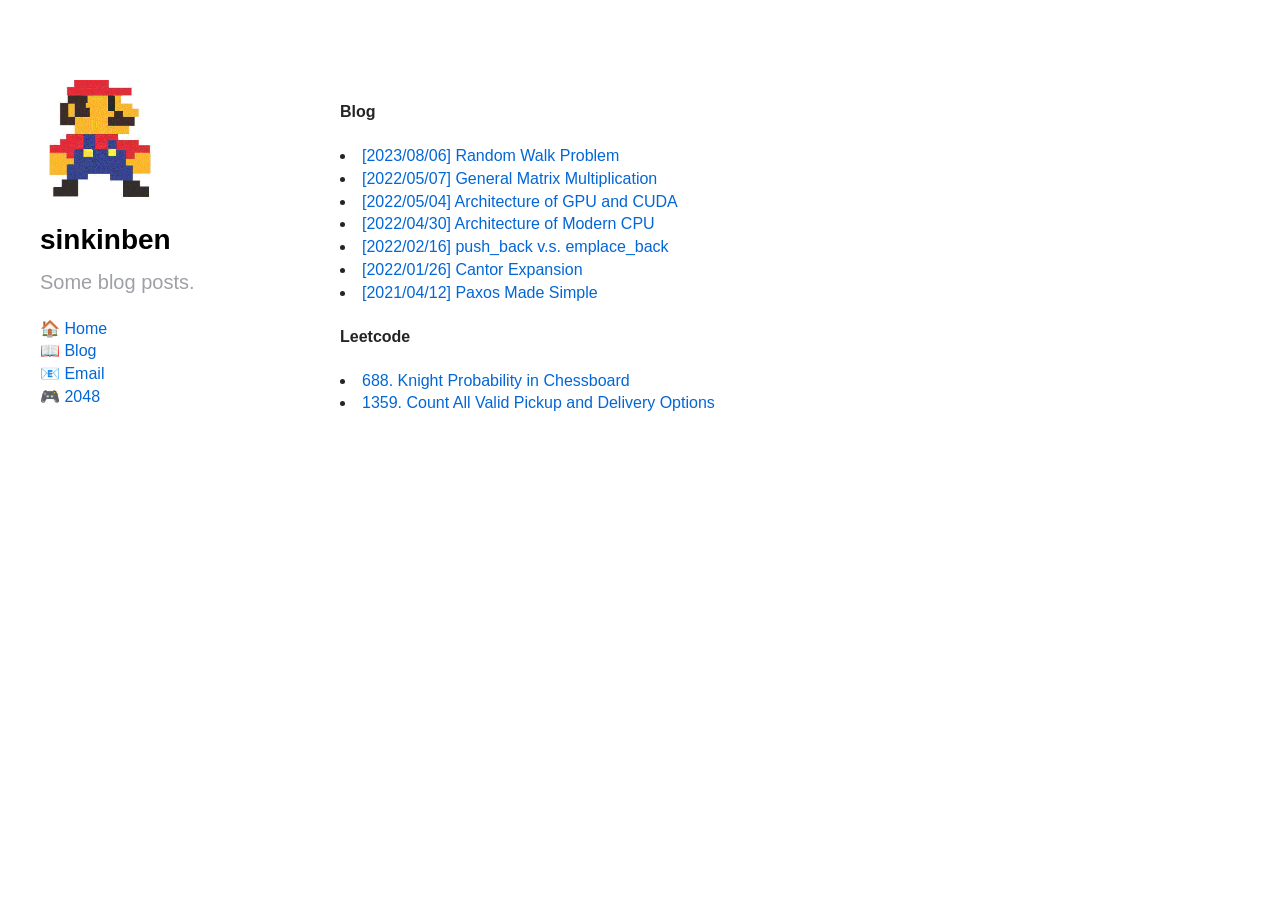
<file: blog/index.html>
<!DOCTYPE html>
<html lang="zh" class="light-theme">

<head>
  <meta http-equiv="Content-Type" content="text/html; charset=UTF-8">
  <meta http-equiv="Content-Security-Policy" content="upgrade-insecure-requests">
  <meta name="viewport" content="width=device-width, initial-scale=1, maximum-scale=5, viewport-fit=cover">
  <link rel="icon" type="image/png" href="../images/mario.gif">
  <title>Blog - sinkinben</title>
  <style>
    :root {
      --t-rc-primary: 208, 205, 194;
      --primary-color-hex: #D0CDC2;
      --primary-color-rgb: 208, 205, 194;
      --t-on-primary: var(--t-rc-dark);
      --primary-text-rgb: 0, 0, 0;
      --t-rc-secondary: 0, 0, 0;
      --secondary-color-hex: #000;
      --secondary-color-rgb: 0, 0, 0;
      --t-on-secondary: var(--t-rc-light);
      --secondary-text-rgb: 255, 255, 255
    }

    @media (max-width: 800px) {
      #post-list {
        margin: 20px;
      }
    }
  </style>
  <link rel="stylesheet" href="../css/index.css">
</head>

<body>
  <div class="body">
    <aside class="side">
      <div class="inner">
        <a class="side_logo" href="https://sinkinben.github.io/">
          <img src="../images/mario.gif">
        </a>
        <h1 class="side_title"><a class="h-card" rel="me" href="https://sinkinben.github.io">sinkinben</a>
        </h1>
        <!-- <h2 class="side_subtitle">To share my moments.</h2> -->
        <p class="side_subtitle">Some blog posts.</p>

        <ul class="side_links">
          <!-- Put some social links here -->
          <li><a href="../index.html">🏠 Home</a></li>
          <li><a href="index.html">📖 Blog</a></li>
          <li><a href="mailto:sinkinben@outlook.com">📧 Email</a></li>
          <li><a href="/2048">🎮 2048</a></li>
        </ul>
      </div>
    </aside>
    <div class="main" id="post-list">
      <h4>Blog</h4>
      <li><a href="posts/random-walk.html">[2023/08/06] Random Walk Problem</a></li>
      <li><a href="posts/gemm.html">[2022/05/07] General Matrix Multiplication</a></li>
      <li><a href="posts/arch-gpu-cuda.html">[2022/05/04] Architecture of GPU and CUDA</a></li>
      <li><a href="posts/modern-gpu.html">[2022/04/30] Architecture of Modern CPU</a></li>
      <li><a href="posts/push-vs-emplace.html">[2022/02/16] push_back v.s. emplace_back</a></li>
      <li><a href="posts/google-cantor-expansion.html">[2022/01/26] Cantor Expansion</a></li>
      <li><a href="posts/paxos.html">[2021/04/12] Paxos Made Simple</a></li>
      <h4>Leetcode</h4>
      <li><a href="leetcode/688-Knight-Probability-in-Chessboard.html">688. Knight Probability in Chessboard</a></li>
      <li><a href="leetcode/1359-Count-All-Valid-Pickup-and-Delivery-Options.html">1359. Count All Valid Pickup and Delivery Options</a></li>
    </div>
  </div>
</body>

</html>
</file>
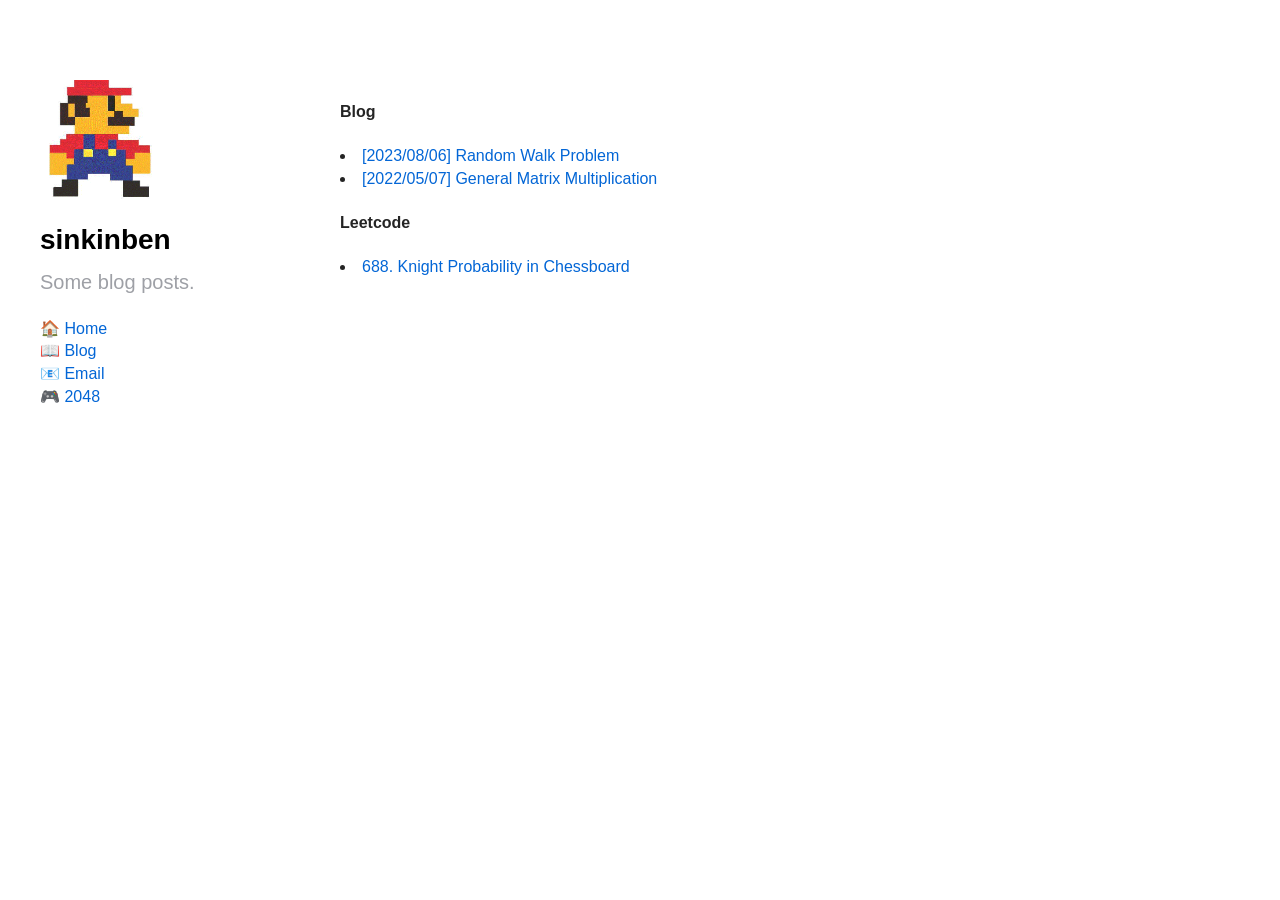
<file: blog/blog-index.html>
<!DOCTYPE html>
<html lang="zh" class="light-theme">

<head>
  <meta http-equiv="Content-Type" content="text/html; charset=UTF-8">
  <meta http-equiv="Content-Security-Policy" content="upgrade-insecure-requests">
  <meta name="viewport" content="width=device-width, initial-scale=1, maximum-scale=5, viewport-fit=cover">
  <link rel="icon" type="image/png" href="../images/mario.gif">
  <title>Blog - sinkinben</title>
  <style>
    :root {
      --t-rc-primary: 208, 205, 194;
      --primary-color-hex: #D0CDC2;
      --primary-color-rgb: 208, 205, 194;
      --t-on-primary: var(--t-rc-dark);
      --primary-text-rgb: 0, 0, 0;
      --t-rc-secondary: 0, 0, 0;
      --secondary-color-hex: #000;
      --secondary-color-rgb: 0, 0, 0;
      --t-on-secondary: var(--t-rc-light);
      --secondary-text-rgb: 255, 255, 255
    }
  </style>
  <link rel="stylesheet" href="../css/index.css">
</head>

<body>
  <div class="body">
    <aside class="side">
      <div class="inner">
        <a class="side_logo" href="https://sinkinben.github.io/">
          <img src="../images/mario.gif">
        </a>
        <h1 class="side_title"><a class="h-card" rel="me" href="https://sinkinben.github.io">sinkinben</a>
        </h1>
        <!-- <h2 class="side_subtitle">To share my moments.</h2> -->
        <p class="side_subtitle">Some blog posts.</p>

        <ul class="side_links">
          <!-- Put some social links here -->
          <li><a href="../index.html">🏠 Home</a></li>
          <li><a href="blog-index.html">📖 Blog</a></li>
          <li><a href="mailto:sinkinben@outlook.com">📧 Email</a></li>
          <li><a href="/2048">🎮 2048</a></li>
        </ul>
      </div>
    </aside>
    <div class="main">
      <h4>Blog</h4>
      <li><a href="posts/random-walk.html">[2023/08/06] Random Walk Problem</a></li>
      <li><a href="posts/gemm.html">[2022/05/07] General Matrix Multiplication</a></li>
      <h4>Leetcode</h4>
      <li><a href="leetcode/688-Knight-Probability-in-Chessboard.html">688. Knight Probability in Chessboard</a></li>
    </div>
  </div>
</body>

</html>
</file>
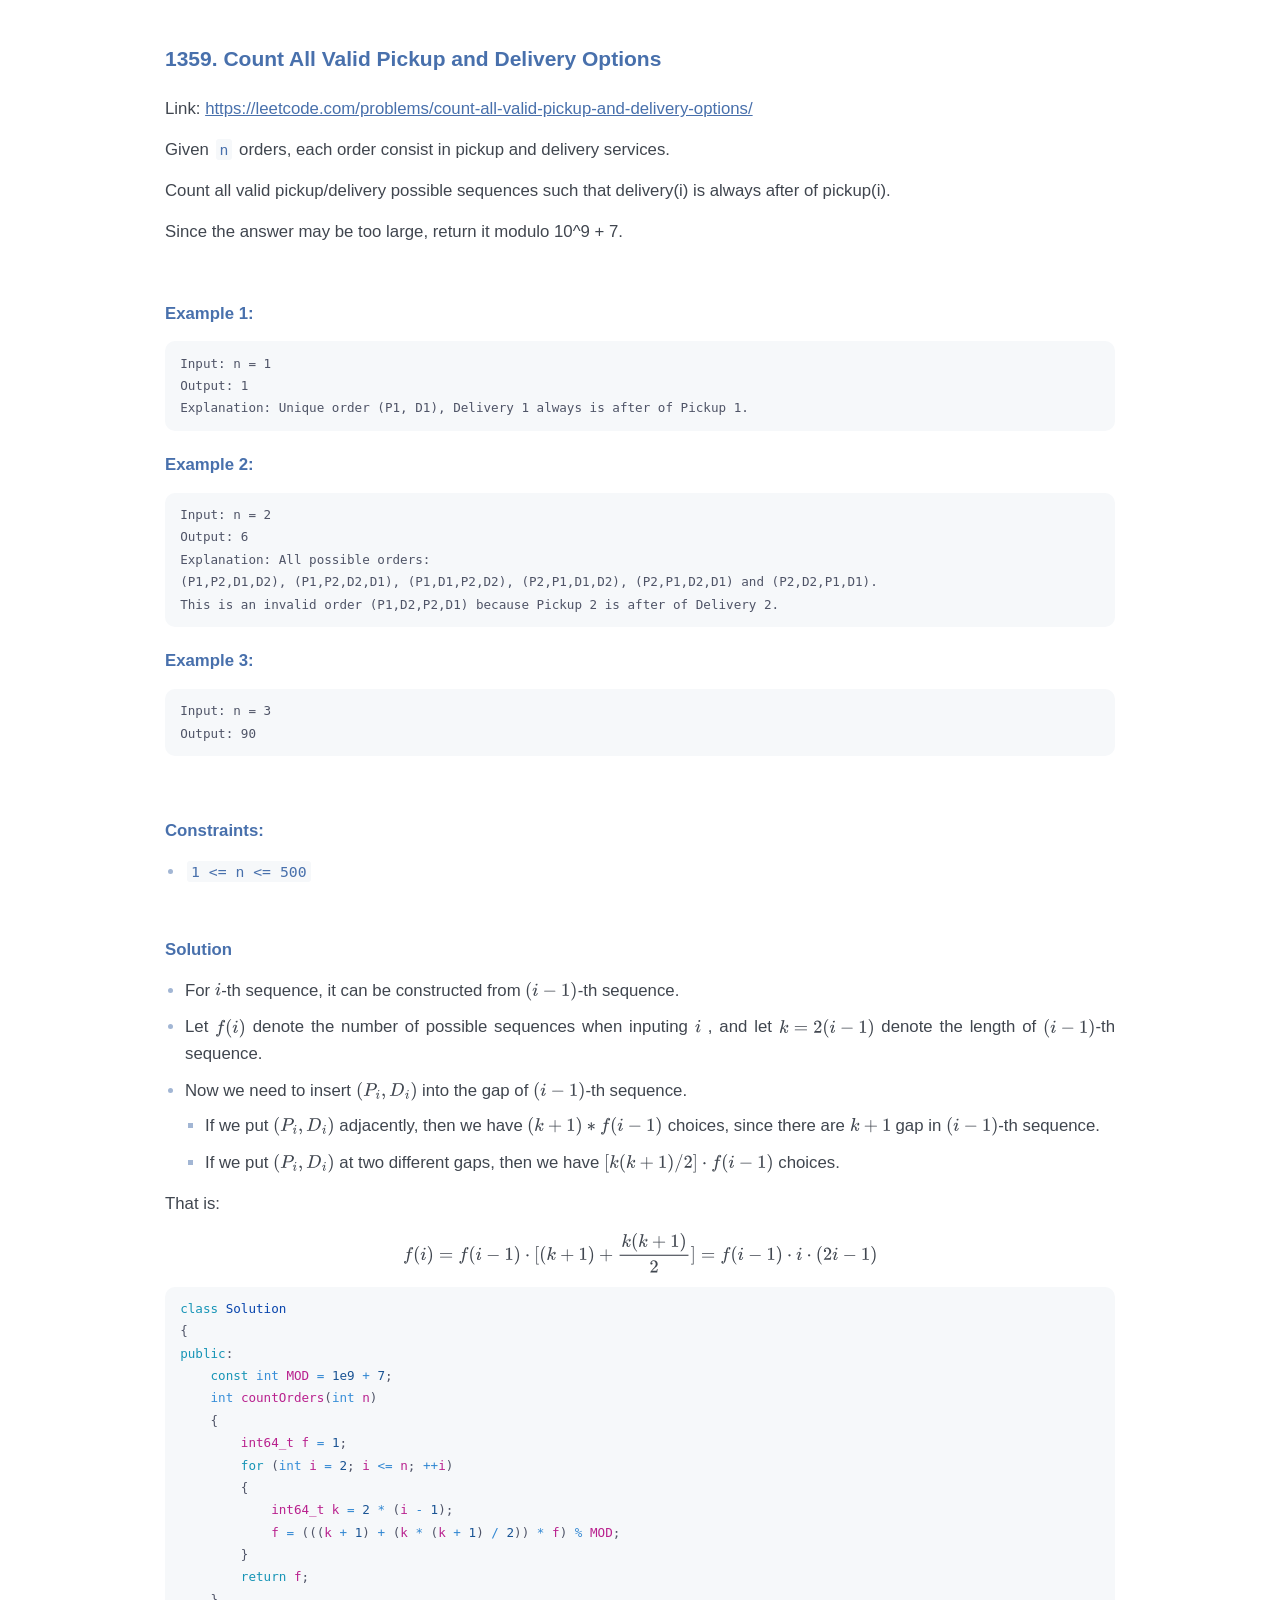
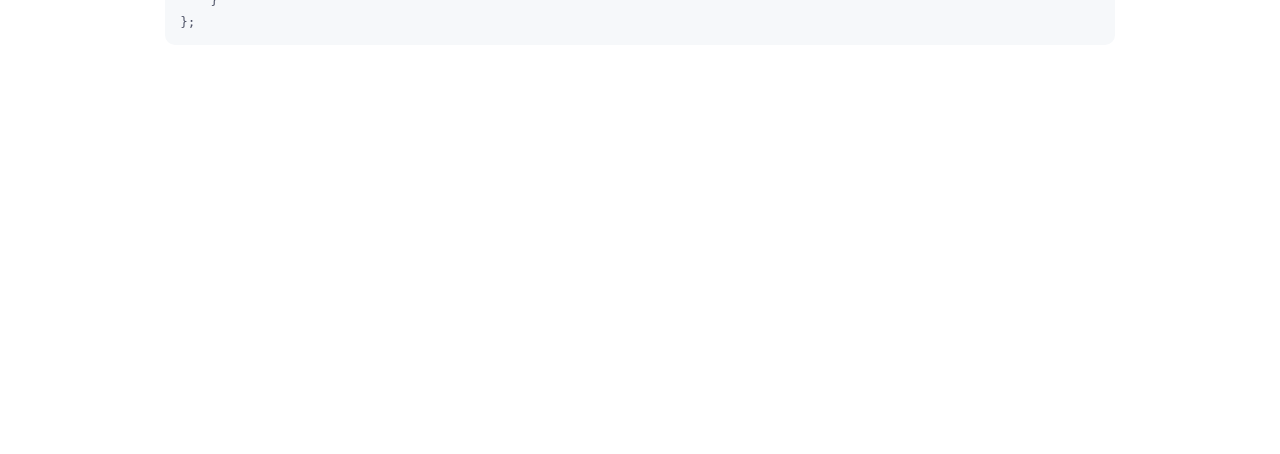
<file: blog/leetcode/1359-Count-All-Valid-Pickup-and-Delivery-Options.html>
<!doctype html>
<html>
<head>
<meta charset='UTF-8'><meta name='viewport' content='width=device-width initial-scale=1'>
<style type="text/css">
.outline-content { font-size: 1.1rem !important; line-height: 2.0rem; }
</style>
<style type='text/css'>html {overflow-x: initial !important;}:root { --bg-color: #ffffff; --text-color: #333333; --select-text-bg-color: #B5D6FC; --select-text-font-color: auto; --monospace: "Lucida Console",Consolas,"Courier",monospace; --title-bar-height: 20px; }
.mac-os-11 { --title-bar-height: 28px; }
html { font-size: 14px; background-color: var(--bg-color); color: var(--text-color); font-family: "Helvetica Neue", Helvetica, Arial, sans-serif; -webkit-font-smoothing: antialiased; }
body { margin: 0px; padding: 0px; height: auto; inset: 0px; font-size: 1rem; line-height: 1.42857143; overflow-x: hidden; background-image: inherit; background-size: inherit; background-attachment: inherit; background-origin: inherit; background-clip: inherit; background-color: inherit; tab-size: 4; background-position: inherit; background-repeat: inherit; }
iframe { margin: auto; }
a.url { word-break: break-all; }
a:active, a:hover { outline: 0px; }
.in-text-selection, ::selection { text-shadow: none; background: var(--select-text-bg-color); color: var(--select-text-font-color); }
#write { margin: 0px auto; height: auto; width: inherit; word-break: normal; word-wrap: break-word; position: relative; white-space: normal; overflow-x: visible; padding-top: 36px; }
#write.first-line-indent p { text-indent: 2em; }
#write.first-line-indent li p, #write.first-line-indent p * { text-indent: 0px; }
#write.first-line-indent li { margin-left: 2em; }
.for-image #write { padding-left: 8px; padding-right: 8px; }
body.typora-export { padding-left: 30px; padding-right: 30px; }
.typora-export .footnote-line, .typora-export li, .typora-export p { white-space: pre-wrap; }
.typora-export .task-list-item input { pointer-events: none; }
@media screen and (max-width: 500px) {
  body.typora-export { padding-left: 0px; padding-right: 0px; }
  #write { padding-left: 20px; padding-right: 20px; }
  .CodeMirror-sizer { margin-left: 0px !important; }
  .CodeMirror-gutters { display: none !important; }
}
#write li > figure:last-child { margin-bottom: 0.5rem; }
#write ol, #write ul { position: relative; }
img { max-width: 100%; vertical-align: middle; image-orientation: from-image; }
button, input, select, textarea { color: inherit; font-family: inherit; font-size: inherit; font-style: inherit; font-variant-caps: inherit; font-weight: inherit; font-stretch: inherit; line-height: inherit; }
input[type="checkbox"], input[type="radio"] { line-height: normal; padding: 0px; }
*, ::after, ::before { box-sizing: border-box; }
#write h1, #write h2, #write h3, #write h4, #write h5, #write h6, #write p, #write pre { width: inherit; }
#write h1, #write h2, #write h3, #write h4, #write h5, #write h6, #write p { position: relative; }
p { line-height: inherit; }
h1, h2, h3, h4, h5, h6 { break-after: avoid-page; break-inside: avoid; orphans: 4; }
p { orphans: 4; }
h1 { font-size: 2rem; }
h2 { font-size: 1.8rem; }
h3 { font-size: 1.6rem; }
h4 { font-size: 1.4rem; }
h5 { font-size: 1.2rem; }
h6 { font-size: 1rem; }
.md-math-block, .md-rawblock, h1, h2, h3, h4, h5, h6, p { margin-top: 1rem; margin-bottom: 1rem; }
.hidden { display: none; }
.md-blockmeta { color: rgb(204, 204, 204); font-weight: 700; font-style: italic; }
a { cursor: pointer; }
sup.md-footnote { padding: 2px 4px; background-color: rgba(238, 238, 238, 0.7); color: rgb(85, 85, 85); border-radius: 4px; cursor: pointer; }
sup.md-footnote a, sup.md-footnote a:hover { color: inherit; text-transform: inherit; text-decoration: inherit; }
#write input[type="checkbox"] { cursor: pointer; width: inherit; height: inherit; }
figure { overflow-x: auto; margin: 1.2em 0px; max-width: calc(100% + 16px); padding: 0px; }
figure > table { margin: 0px; }
tr { break-inside: avoid; break-after: auto; }
thead { display: table-header-group; }
table { border-collapse: collapse; border-spacing: 0px; width: 100%; overflow: auto; break-inside: auto; text-align: left; }
table.md-table td { min-width: 32px; }
.CodeMirror-gutters { border-right-width: 0px; background-color: inherit; }
.CodeMirror-linenumber { }
.CodeMirror { text-align: left; }
.CodeMirror-placeholder { opacity: 0.3; }
.CodeMirror pre { padding: 0px 4px; }
.CodeMirror-lines { padding: 0px; }
div.hr:focus { cursor: none; }
#write pre { white-space: pre-wrap; }
#write.fences-no-line-wrapping pre { white-space: pre; }
#write pre.ty-contain-cm { white-space: normal; }
.CodeMirror-gutters { margin-right: 4px; }
.md-fences { font-size: 0.9rem; display: block; break-inside: avoid; text-align: left; overflow: visible; white-space: pre; background-image: inherit; background-size: inherit; background-attachment: inherit; background-origin: inherit; background-clip: inherit; background-color: inherit; position: relative !important; background-position: inherit; background-repeat: inherit; }
.md-fences-adv-panel { width: 100%; margin-top: 10px; text-align: center; padding-top: 0px; padding-bottom: 8px; overflow-x: auto; }
#write .md-fences.mock-cm { white-space: pre-wrap; }
.md-fences.md-fences-with-lineno { padding-left: 0px; }
#write.fences-no-line-wrapping .md-fences.mock-cm { white-space: pre; overflow-x: auto; }
.md-fences.mock-cm.md-fences-with-lineno { padding-left: 8px; }
.CodeMirror-line, twitterwidget { break-inside: avoid; }
.footnotes { opacity: 0.8; font-size: 0.9rem; margin-top: 1em; margin-bottom: 1em; }
.footnotes + .footnotes { margin-top: 0px; }
.md-reset { margin: 0px; padding: 0px; border: 0px; outline: 0px; vertical-align: top; text-decoration: none; text-shadow: none; float: none; position: static; width: auto; height: auto; white-space: nowrap; cursor: inherit; line-height: normal; font-weight: 400; text-align: left; box-sizing: content-box; direction: ltr; background-position: 0px 0px; }
li div { padding-top: 0px; }
blockquote { margin: 1rem 0px; }
li .mathjax-block, li p { margin: 0.5rem 0px; }
li blockquote { margin: 1rem 0px; }
li { margin: 0px; position: relative; }
blockquote > :last-child { margin-bottom: 0px; }
blockquote > :first-child, li > :first-child { margin-top: 0px; }
.footnotes-area { color: rgb(136, 136, 136); margin-top: 0.714rem; padding-bottom: 0.143rem; white-space: normal; }
#write .footnote-line { white-space: pre-wrap; }
@media print {
  body, html { border: 1px solid transparent; height: 99%; break-after: avoid; break-before: avoid; font-variant-ligatures: no-common-ligatures; }
  #write { margin-top: 0px; padding-top: 0px; border-color: transparent !important; }
  .typora-export * { print-color-adjust: exact; }
  .typora-export #write { break-after: avoid; }
  .typora-export #write::after { height: 0px; }
  .is-mac table { break-inside: avoid; }
  .typora-export-show-outline .typora-export-sidebar { display: none; }
}
.footnote-line { margin-top: 0.714em; font-size: 0.7em; }
a img, img a { cursor: pointer; }
pre.md-meta-block { font-size: 0.8rem; min-height: 0.8rem; white-space: pre-wrap; background-color: rgb(204, 204, 204); display: block; overflow-x: hidden; }
p > .md-image:only-child:not(.md-img-error) img, p > img:only-child { display: block; margin: auto; }
#write.first-line-indent p > .md-image:only-child:not(.md-img-error) img { left: -2em; position: relative; }
p > .md-image:only-child { display: inline-block; width: 100%; }
#write .MathJax_Display { margin: 0.8em 0px 0px; }
.md-math-block { width: 100%; }
.md-math-block:not(:empty)::after { display: none; }
.MathJax_ref { fill: currentcolor; }
[contenteditable="true"]:active, [contenteditable="true"]:focus, [contenteditable="false"]:active, [contenteditable="false"]:focus { outline: 0px; box-shadow: none; }
.md-task-list-item { position: relative; list-style-type: none; }
.task-list-item.md-task-list-item { padding-left: 0px; }
.md-task-list-item > input { position: absolute; top: 0px; left: 0px; margin-left: -1.2em; margin-top: calc(1em - 10px); border: none; }
.math { font-size: 1rem; }
.md-toc { min-height: 3.58rem; position: relative; font-size: 0.9rem; border-radius: 10px; }
.md-toc-content { position: relative; margin-left: 0px; }
.md-toc-content::after, .md-toc::after { display: none; }
.md-toc-item { display: block; color: rgb(65, 131, 196); }
.md-toc-item a { text-decoration: none; }
.md-toc-inner:hover { text-decoration: underline; }
.md-toc-inner { display: inline-block; cursor: pointer; }
.md-toc-h1 .md-toc-inner { margin-left: 0px; font-weight: 700; }
.md-toc-h2 .md-toc-inner { margin-left: 2em; }
.md-toc-h3 .md-toc-inner { margin-left: 4em; }
.md-toc-h4 .md-toc-inner { margin-left: 6em; }
.md-toc-h5 .md-toc-inner { margin-left: 8em; }
.md-toc-h6 .md-toc-inner { margin-left: 10em; }
@media screen and (max-width: 48em) {
  .md-toc-h3 .md-toc-inner { margin-left: 3.5em; }
  .md-toc-h4 .md-toc-inner { margin-left: 5em; }
  .md-toc-h5 .md-toc-inner { margin-left: 6.5em; }
  .md-toc-h6 .md-toc-inner { margin-left: 8em; }
}
a.md-toc-inner { font-size: inherit; font-style: inherit; font-weight: inherit; line-height: inherit; }
.footnote-line a:not(.reversefootnote) { color: inherit; }
.md-attr { display: none; }
.md-fn-count::after { content: "."; }
code, pre, samp, tt { font-family: var(--monospace); }
kbd { margin: 0px 0.1em; padding: 0.1em 0.6em; font-size: 0.8em; color: rgb(36, 39, 41); background-color: rgb(255, 255, 255); border: 1px solid rgb(173, 179, 185); border-radius: 3px; box-shadow: rgba(12, 13, 14, 0.2) 0px 1px 0px, rgb(255, 255, 255) 0px 0px 0px 2px inset; white-space: nowrap; vertical-align: middle; }
.md-comment { color: rgb(162, 127, 3); opacity: 0.6; font-family: var(--monospace); }
code { text-align: left; }
a.md-print-anchor { white-space: pre !important; border: none !important; display: inline-block !important; position: absolute !important; width: 1px !important; right: 0px !important; outline: 0px !important; text-shadow: initial !important; background-position: 0px 0px !important; }
.os-windows.monocolor-emoji .md-emoji { font-family: "Segoe UI Symbol", sans-serif; }
.md-diagram-panel > svg { max-width: 100%; }
[lang="flow"] svg, [lang="mermaid"] svg { max-width: 100%; height: auto; }
[lang="mermaid"] .node text { font-size: 1rem; }
table tr th { border-bottom-width: 0px; }
video { max-width: 100%; display: block; margin: 0px auto; }
iframe { max-width: 100%; width: 100%; border: none; }
.highlight td, .highlight tr { border: 0px; }
mark { background-color: rgb(255, 255, 0); color: rgb(0, 0, 0); }
.md-html-inline .md-plain, .md-html-inline strong, mark .md-inline-math, mark strong { color: inherit; }
.md-expand mark .md-meta { opacity: 0.3 !important; }
mark .md-meta { color: rgb(0, 0, 0); }
@media print {
  .typora-export h1, .typora-export h2, .typora-export h3, .typora-export h4, .typora-export h5, .typora-export h6 { break-inside: avoid; }
}
.md-diagram-panel .messageText { stroke: none !important; }
.md-diagram-panel .start-state { fill: var(--node-fill); }
.md-diagram-panel .edgeLabel rect { opacity: 1 !important; }
.md-fences.md-fences-math { font-size: 1em; }
.md-fences-advanced:not(.md-focus) { padding: 0px; white-space: nowrap; border: 0px; }
.md-fences-advanced:not(.md-focus) { background-image: inherit; background-size: inherit; background-attachment: inherit; background-origin: inherit; background-clip: inherit; background-color: inherit; background-position: inherit; background-repeat: inherit; }
.typora-export-show-outline .typora-export-content { max-width: 1440px; margin: auto; display: flex; flex-direction: row; }
.typora-export-sidebar { width: 300px; font-size: 0.8rem; margin-top: 80px; margin-right: 18px; }
.typora-export-show-outline #write { --webkit-flex: 2; flex: 2 1 0%; }
.typora-export-sidebar .outline-content { position: fixed; top: 0px; max-height: 100%; overflow: hidden auto; padding-bottom: 30px; padding-top: 60px; width: 300px; }
@media screen and (max-width: 1024px) {
  .typora-export-sidebar, .typora-export-sidebar .outline-content { width: 240px; }
}
@media screen and (max-width: 800px) {
  .typora-export-sidebar { display: none; }
}
.outline-content li, .outline-content ul { margin-left: 0px; margin-right: 0px; padding-left: 0px; padding-right: 0px; list-style: none; }
.outline-content ul { margin-top: 0px; margin-bottom: 0px; }
.outline-content strong { font-weight: 400; }
.outline-expander { width: 1rem; height: 1.428571429rem; position: relative; display: table-cell; vertical-align: middle; cursor: pointer; padding-left: 4px; }
.outline-expander::before { content: ""; position: relative; font-family: Ionicons; display: inline-block; font-size: 8px; vertical-align: middle; }
.outline-item { padding-top: 3px; padding-bottom: 3px; cursor: pointer; }
.outline-expander:hover::before { content: ""; }
.outline-h1 > .outline-item { padding-left: 0px; }
.outline-h2 > .outline-item { padding-left: 1em; }
.outline-h3 > .outline-item { padding-left: 2em; }
.outline-h4 > .outline-item { padding-left: 3em; }
.outline-h5 > .outline-item { padding-left: 4em; }
.outline-h6 > .outline-item { padding-left: 5em; }
.outline-label { cursor: pointer; display: table-cell; vertical-align: middle; text-decoration: none; color: inherit; }
.outline-label:hover { text-decoration: underline; }
.outline-item:hover { border-color: rgb(245, 245, 245); background-color: var(--item-hover-bg-color); }
.outline-item:hover { margin-left: -28px; margin-right: -28px; border-left-width: 28px; border-left-style: solid; border-left-color: transparent; border-right-width: 28px; border-right-style: solid; border-right-color: transparent; }
.outline-item-single .outline-expander::before, .outline-item-single .outline-expander:hover::before { display: none; }
.outline-item-open > .outline-item > .outline-expander::before { content: ""; }
.outline-children { display: none; }
.info-panel-tab-wrapper { display: none; }
.outline-item-open > .outline-children { display: block; }
.typora-export .outline-item { padding-top: 1px; padding-bottom: 1px; }
.typora-export .outline-item:hover { margin-right: -8px; border-right-width: 8px; border-right-style: solid; border-right-color: transparent; }
.typora-export .outline-expander::before { content: "+"; font-family: inherit; top: -1px; }
.typora-export .outline-expander:hover::before, .typora-export .outline-item-open > .outline-item > .outline-expander::before { content: "−"; }
.typora-export-collapse-outline .outline-children { display: none; }
.typora-export-collapse-outline .outline-item-open > .outline-children, .typora-export-no-collapse-outline .outline-children { display: block; }
.typora-export-no-collapse-outline .outline-expander::before { content: "" !important; }
.typora-export-show-outline .outline-item-active > .outline-item .outline-label { font-weight: 700; }
.md-inline-math-container mjx-container { zoom: 0.95; }


.CodeMirror { height: auto; }
.CodeMirror.cm-s-inner { background-image: inherit; background-size: inherit; background-attachment: inherit; background-origin: inherit; background-clip: inherit; background-color: inherit; background-position: inherit; background-repeat: inherit; }
.CodeMirror-scroll { overflow: auto hidden; z-index: 3; }
.CodeMirror-gutter-filler, .CodeMirror-scrollbar-filler { background-color: rgb(255, 255, 255); }
.CodeMirror-gutters { border-right-width: 1px; border-right-style: solid; border-right-color: rgb(221, 221, 221); background-image: inherit; background-size: inherit; background-attachment: inherit; background-origin: inherit; background-clip: inherit; background-color: inherit; white-space: nowrap; background-position: inherit; background-repeat: inherit; }
.CodeMirror-linenumber { padding: 0px 3px 0px 5px; text-align: right; color: rgb(153, 153, 153); }
.cm-s-inner .cm-keyword { color: rgb(119, 0, 136); }
.cm-s-inner .cm-atom, .cm-s-inner.cm-atom { color: rgb(34, 17, 153); }
.cm-s-inner .cm-number { color: rgb(17, 102, 68); }
.cm-s-inner .cm-def { color: rgb(0, 0, 255); }
.cm-s-inner .cm-variable { color: rgb(0, 0, 0); }
.cm-s-inner .cm-variable-2 { color: rgb(0, 85, 170); }
.cm-s-inner .cm-variable-3 { color: rgb(0, 136, 85); }
.cm-s-inner .cm-string { color: rgb(170, 17, 17); }
.cm-s-inner .cm-property { color: rgb(0, 0, 0); }
.cm-s-inner .cm-operator { color: rgb(152, 26, 26); }
.cm-s-inner .cm-comment, .cm-s-inner.cm-comment { color: rgb(170, 85, 0); }
.cm-s-inner .cm-string-2 { color: rgb(255, 85, 0); }
.cm-s-inner .cm-meta { color: rgb(85, 85, 85); }
.cm-s-inner .cm-qualifier { color: rgb(85, 85, 85); }
.cm-s-inner .cm-builtin { color: rgb(51, 0, 170); }
.cm-s-inner .cm-bracket { color: rgb(153, 153, 119); }
.cm-s-inner .cm-tag { color: rgb(17, 119, 0); }
.cm-s-inner .cm-attribute { color: rgb(0, 0, 204); }
.cm-s-inner .cm-header, .cm-s-inner.cm-header { color: rgb(0, 0, 255); }
.cm-s-inner .cm-quote, .cm-s-inner.cm-quote { color: rgb(0, 153, 0); }
.cm-s-inner .cm-hr, .cm-s-inner.cm-hr { color: rgb(153, 153, 153); }
.cm-s-inner .cm-link, .cm-s-inner.cm-link { color: rgb(0, 0, 204); }
.cm-negative { color: rgb(221, 68, 68); }
.cm-positive { color: rgb(34, 153, 34); }
.cm-header, .cm-strong { font-weight: 700; }
.cm-del { text-decoration: line-through; }
.cm-em { font-style: italic; }
.cm-link { text-decoration: underline; }
.cm-error { color: red; }
.cm-invalidchar { color: red; }
.cm-constant { color: rgb(38, 139, 210); }
.cm-defined { color: rgb(181, 137, 0); }
div.CodeMirror span.CodeMirror-matchingbracket { color: rgb(0, 255, 0); }
div.CodeMirror span.CodeMirror-nonmatchingbracket { color: rgb(255, 34, 34); }
.cm-s-inner .CodeMirror-activeline-background { background-image: inherit; background-size: inherit; background-attachment: inherit; background-origin: inherit; background-clip: inherit; background-color: inherit; background-position: inherit; background-repeat: inherit; }
.CodeMirror { position: relative; overflow: hidden; }
.CodeMirror-scroll { height: 100%; outline: 0px; position: relative; box-sizing: content-box; background-image: inherit; background-size: inherit; background-attachment: inherit; background-origin: inherit; background-clip: inherit; background-color: inherit; background-position: inherit; background-repeat: inherit; }
.CodeMirror-sizer { position: relative; }
.CodeMirror-gutter-filler, .CodeMirror-hscrollbar, .CodeMirror-scrollbar-filler, .CodeMirror-vscrollbar { position: absolute; z-index: 6; display: none; outline: 0px; }
.CodeMirror-vscrollbar { right: 0px; top: 0px; overflow: hidden; }
.CodeMirror-hscrollbar { bottom: 0px; left: 0px; overflow: auto hidden; }
.CodeMirror-scrollbar-filler { right: 0px; bottom: 0px; }
.CodeMirror-gutter-filler { left: 0px; bottom: 0px; }
.CodeMirror-gutters { position: absolute; left: 0px; top: 0px; padding-bottom: 10px; z-index: 3; overflow-y: hidden; }
.CodeMirror-gutter { white-space: normal; height: 100%; box-sizing: content-box; padding-bottom: 30px; margin-bottom: -32px; display: inline-block; }
.CodeMirror-gutter-wrapper { position: absolute; z-index: 4; border: none !important; background-position: 0px 0px !important; }
.CodeMirror-gutter-background { position: absolute; top: 0px; bottom: 0px; z-index: 4; }
.CodeMirror-gutter-elt { position: absolute; cursor: default; z-index: 4; }
.CodeMirror-lines { cursor: text; }
.CodeMirror pre { border-radius: 0px; border-width: 0px; font-family: inherit; font-size: inherit; margin: 0px; white-space: pre; word-wrap: normal; color: inherit; z-index: 2; position: relative; overflow: visible; background-position: 0px 0px; }
.CodeMirror-wrap pre { word-wrap: break-word; white-space: pre-wrap; word-break: normal; }
.CodeMirror-code pre { border-right-width: 30px; border-right-style: solid; border-right-color: transparent; width: fit-content; }
.CodeMirror-wrap .CodeMirror-code pre { border-right-style: none; width: auto; }
.CodeMirror-linebackground { position: absolute; inset: 0px; z-index: 0; }
.CodeMirror-linewidget { position: relative; z-index: 2; overflow: auto; }
.CodeMirror-wrap .CodeMirror-scroll { overflow-x: hidden; }
.CodeMirror-measure { position: absolute; width: 100%; height: 0px; overflow: hidden; visibility: hidden; }
.CodeMirror-measure pre { position: static; }
.CodeMirror div.CodeMirror-cursor { position: absolute; visibility: hidden; border-right-style: none; width: 0px; }
.CodeMirror div.CodeMirror-cursor { visibility: hidden; }
.CodeMirror-focused div.CodeMirror-cursor { visibility: inherit; }
.cm-searching { background-color: rgba(255, 255, 0, 0.4); }
span.cm-underlined { text-decoration: underline; }
span.cm-strikethrough { text-decoration: line-through; }
.cm-tw-syntaxerror { color: rgb(255, 255, 255); background-color: rgb(153, 0, 0); }
.cm-tw-deleted { text-decoration: line-through; }
.cm-tw-header5 { font-weight: 700; }
.cm-tw-listitem:first-child { padding-left: 10px; }
.cm-tw-box { border-style: solid; border-right-width: 1px; border-bottom-width: 1px; border-left-width: 1px; border-color: inherit; border-top-width: 0px !important; }
.cm-tw-underline { text-decoration: underline; }
@media print {
  .CodeMirror div.CodeMirror-cursor { visibility: hidden; }
}


/* 
 *     Typora Theme - Lapis    /    Author - YiNN 
 *     https://github.com/YiNNx/typora-theme-lapis
 */

:root {
    --text-color: #40464f;
    /* Text */
    --primary-color: #4870ac;
    /* Primary Color */
    --bg-color: #ffffff;
    /* Background */

    --marker-color: #a2b6d4;
    /* List Marker */
    --highlight-color: #ffffb5c2;
    /* Highlight */
    --header-span-color: var(--primary-color);
    /* h2 Span Color */
    --block-bg-color: #f6f8fa;
    /* Block Background */

    /* Overwrite of Typora Base Color */
    --control-text-hover-color: #a2b6d4;
    --rawblock-edit-panel-bd: var(--block-bg-color);
    --item-hover-bg-color: rgb(246 248 250);
    --active-file-bg-color: var(--block-bg-color);
}

/*
 * Basic Style
 */

#write {
    max-width: 950px;
    font-size: 1.2rem;
    color: var(--text-color);
    line-height: 1.6;
    word-spacing: 0px;
    letter-spacing: 0px;
    word-break: break-word;
    word-wrap: break-word;
    text-align: justify;

    font-family: -apple-system,BlinkMacSystemFont,"Segoe UI","Georgia","Sitka Text","Noto Serif CJK SC","Microsoft YaHei",Arial,Helvetica,sans-serif;
    margin-bottom: 20rem;
}

/* Strong */

#write strong {
    color: var(--primary-color);
}

/* Link */

#write a {
    color: var(--primary-color);
}

#write .md-p a,
#write .md-heading a {
    text-decoration: none;
    word-wrap: break-word;
    border-bottom: 1px solid var(--primary-color);
    margin: 2px;
}

#write h2.md-heading a {
    text-decoration: underline;
    border-bottom: 0;
    text-decoration-thickness: 1.2px;
    text-underline-offset: 2px;
}

[md-inline=url],
[md-inline=link]>.md-content,
[md-inline=image]>.md-meta {
    word-break: break-all;
    font-weight: normal;
    padding-left: 0.15rem;
    padding-right: 0rem;
    color: var(--marker-color);
}


/* 
 * TOC
 */

.md-toc-content {
    font-family: "Noto Serif CJK SC","Microsoft YaHei";
}

.md-toc-content:empty:before {
    color: var(--primary-color);
}

#write div.md-toc-tooltip {
    font-family: "Noto Serif CJK SC","Microsoft YaHei";
    color: var(--primary-color);
    position: static;
    margin-top: 10px;
    background-color: var(--block-bg-color);
    line-height: 1.6rem;
    padding: 0.3rem 0.75rem;
    border-top: none;
    /* border-left: 2px solid var(--primary-color);
     */
    border-radius: .5rem;
}

.md-toc:focus .md-toc-content {
    border-color: var(--bg-color);
    margin: 9px -1px;
    margin-top: 9px;
}

.md-toc .md-toc-content {
    border-color: var(--bg-color);
    margin: 10px 0px;
    margin-top: 10px;
}


/* mark */

mark {
    background: var(--highlight-color);
    padding: 1px .15rem;
    border-radius: 1px;
    color: inherit;
}

/* 
 * Paragraph
 */

#write+p,
#write blockquote p {
    font-size: 1.1rem;
    padding-top: .2rem;
    padding-bottom: .2rem;
    margin: 0;
    line-height: 1.8rem;
    color: var(--text-color);
}

/*
 * Header
 */

#write h1,
#write h2,
#write h3,
#write h4,
#write h5,
#write h6 {
    font-family: -apple-system,BlinkMacSystemFont,"Segoe UI","Georgia","Sitka Text","Noto Serif CJK SC","Microsoft YaHei",Arial,Helvetica,sans-serif;
    padding: 0px;
    color: var(--primary-color);
}

#write h1 {
    text-align: center;
}

#write h2 {
    display: inline-block;
}


#write h2 strong {
    color: var(--bg-color);
}

#write h2 code {
    color: var(--bg-color);
    background-color: var(--header-span-color);
}

@media print {
    :root {
        --text-color: rgb(0, 0, 0);
    }
}

#write h1 {
    font-size: 2rem;
}

#write h2 {
    font-size: 1.5rem;
}

#write h3 {
    font-size: 1.4rem;
}

#write h4 {
    font-size: 1.2rem;
}

#write h5 {
    font-size: 1.1rem;
}

#write h6 {
    font-size: 1.1rem;
}

#write h1 {
    padding-top: 0.9rem;
    margin-bottom: 2.3rem;
}

#write h2 {
    margin: .3em 0;
}

#write h3 {
    margin: 1em 0 1em;
}

#write h4 {
    margin: 0.8em 0 0.8em;
}

#write h5 {
    margin: 0.6em 0 0.6em;
}

#write h6 {
    margin: 0.4em 0 0.4em;
}

/*
 * List
 */

::marker {
    font-weight: bold;
    color: var(--marker-color);
}

li.md-list-item {
    margin: 0.4rem 0;
}

#write ul,
#write ol {
    margin-top: 8px;
    margin-bottom: 8px;
    padding-left: 20px;
}

#write ul {
    list-style-type: disc;
}

#write em {
    padding: 0 3px 0 0;
}

#write ul ul {
    list-style-type: square;
}

#write ol {
    list-style-type: decimal;
}

#write li {
    margin-bottom: 10px;
}

#write li section {
    margin-top: 5px;
    margin-bottom: 5px;
    line-height: 1.7rem;
    text-align: justify;
    color: var(--text-color);
    font-weight: 500;
}

/*
 * Quote
 */
#write blockquote {
    display: block;
    font-size: .9em;
    overflow: auto;
    border-left: 3px solid var(--primary-color);
    padding: 15px 30px 15px 20px;
    margin-bottom: 20px;
    margin-top: 20px;
    background: var(--block-bg-color);
}

/*
 * Inline code
 */

#write code {
    color: var(--primary-color);
    font-size: 88%;
    font-weight: normal;
    word-wrap: break-word;
    padding: 2px 4px 2px;
    border-radius: 3px;
    margin: 2px;
    background-color: var(--block-bg-color);
    font-family: "monospace", "Menlo", "Monaco", "Consolas", "Courier New", "Noto Serif CJK SC", sans-serif;
    word-break: break-all;
}

/*
 * Img
 */
#write img {
    margin: 0 auto;
    max-width: 100%;
}

#write p>.md-image:only-child:not(.md-img-error) img,
#write p>img:only-child {
    filter: drop-shadow(#d2dff4 0px 0px 8px);
    border-radius: 3rem;
    display: block;
    margin: 0 auto;
    padding: 2rem;
}

/*
 * Table
 */
#write table.md-table {
    display: table;
    text-align: justify;
    overflow-x: auto;
    border-collapse: collapse;
    border-spacing: 0px;
    font-size: 1em;
    margin: 0px 0px 20px;
    width: 100%;
}

#write tbody {
    border: 0;
}

#write table.md-table tr {
    border: 0;
    border-top: 1px solid #ccc;
}

#write table.md-table tr th,
#write table.md-table tr td {
    font-size: 1rem;
    border: 1px solid #d9dfe4;
    padding: 5px 10px;
    text-align: justify;
}

#write table.md-table tr th {
    font-family: 'SourceHanSerifCN';
    text-align: center;
    min-width: 10rem;
    font-weight: bold;
    color: var(--primary-color);
}

#write table tr td:hover,
#write table tr th:hover {
    background-color: var(--block-bg-color);
}

table.md-table td {
    min-width: 32px;
}

/* Footnote */

sup.md-footnote {
    background-color: var(--block-bg-color);
    color: var(--primary-color);
}

.md-def-name {
    color: var(--primary-color);
}

/*
 * Math Script 
 */
.MathJax {
    font-size: 1.1rem;
}

.md-inline-math script {
    color: var(--primary-color);
}

.md-rawblock-control:not(.md-rawblock-tooltip) {
    background: var(--bg-color);
    color: var(--md-char-color);
}


.code-tooltip {
    box-shadow: none;
}

.md-rawblock-tooltip.md-rawblock-control {
    border-radius: 1rem;
}

.md-rawblock .md-rawblock-tooltip {
    inset: auto 0.3rem auto auto;
    transform: translateY(-120%);
}

/* 
 * Comment
 */
.md-comment {
    color: #a8a8a9;
    opacity: 1;
    font-family: "monospace", "Menlo", "Monaco", "Consolas", "Courier New", "Noto Serif CJK SC", sans-serif;
}

/*
 * Dividing line
 */
hr {
    margin-top: 20px;
    margin-bottom: 20px;
    border: 0;
    border-top: 2px solid #eef2f5;
    border-radius: 2px;
}

/* Checkbox */

#write input[type=checkbox] {
    width: 0;
}

.task-list-item input::before {
    content: "";
    display: inline-block;
    width: 1.0125rem;
    height: 1.0125rem;
    vertical-align: middle;
    text-align: center;
    border: 1px solid var(--marker-color);
    border-radius: 1.2rem;
    background-color: #fdfdfd;
    margin-left: -0.1rem;
    margin-right: 0.1rem;
    margin-top: -.6rem;
}

.task-list-item input:checked::before {
    content: '✓';
    font-weight: bold;
    -webkit-text-stroke: 1px var(--primary-color);
    color: var(--primary-color);
    background-color: var(--bg-color);
    font-size: 0.75rem;
    line-height: 0.8rem;
}

blockquote .task-list-item input::before {
    margin-top: .2rem;
}

/*
 * Sidebar
 */
#typora-sidebar {
    font-family: -apple-system,BlinkMacSystemFont,"Segoe UI","Georgia","Sitka Text","Noto Serif CJK SC","Microsoft YaHei",Arial,Helvetica,sans-serif;
    height: 100%;
    color: var(--text-color);
    font-size: 0.92rem;
    background-color: var(--bg-color);
}

#sidebar-content.sidebar-content {
    margin-top: .5rem;
}

.html-for-mac #write input[type=checkbox] {
    margin-top: 0.65rem;
}

.html-for-mac #write .task-list-item input::before {
    margin-top: -.85rem;
}


/*
 * Sidebar - FileNode
 */

.active-tab-files #info-panel-tab-file .info-panel-tab-border,
.active-tab-outline #info-panel-tab-outline .info-panel-tab-border,
.ty-show-search #info-panel-tab-search .info-panel-tab-border {
    border-radius: 10px;
    height: 1px;
    background-color: var(--primary-color);
}

.file-node-content {
    color: var(--primary-color);
    line-height: 1.6rem;
}

span.file-node-title-name-part {
    color: var(--text-color);
}

span.file-node-title-ext-part {
    color: var(--text-color);
}

.file-node-icon {
    padding-right: 0.2rem;
}

.file-tree-node.active>.file-node-background {
    border-left: 4px solid var(--primary-color);
    border-color: var(--primary-color);
}

/*
 * Sidebar - Outline
 */

#outline-content {
    height: 100%;
    overflow-x: hidden;
    line-height: 1.4rem;
    font-size: .96rem;
}

#outline-content .outline-active,
.pin-outline .outline-active {
    color: var(--primary-color);
}

.outline-item {
    padding-left: 2em;
    padding-top: 0;
}

/* Meta Block */

pre.md-meta-block {
    font-family: "monospace", "Menlo", "Monaco", "Consolas", "Courier New", "Noto Serif CJK SC", sans-serif;
    color: var(--primary-color);
    background: #f6f8fa;
    padding: 1.5rem;
    margin: -37px 0rem 3.8rem;
    /* border-radius: 1rem; */
    filter: drop-shadow(#d2dff4 0px 3px 3px);
    /* border-top: 1px solid var(--primary-color); */
    /* border-bottom: 1px solid var(--primary-color); */
}

pre.md-fences-advanced.md-focus .md-fences-adv-panel {
    border-radius: .8rem;
}

/*
 * Scrollbar
 */

#outline-content::-webkit-scrollbar {
    width: .5rem;
}

#file-library::-webkit-scrollbar {
    width: .5rem;
}

::-webkit-scrollbar-track {
    border-radius: 10px;
}

::-webkit-scrollbar-thumb {
    border-radius: 10px;
    background: rgba(179, 179, 179, 0.425);
}

::-webkit-scrollbar {
    width: 1rem;
}

/* 
 * Code Block - Style
 */

.md-fences:before {
    content: ' ';
    display: block;
    width: 100%;
    background-size: 40px;
    background-repeat: no-repeat;
    background-color: #282c34;
    margin-bottom: -7px;
    border-radius: 5px;
    background-position: 10px 10px;
}

.CodeMirror-wrap .CodeMirror-scroll {
    overflow-x: auto;
}

.md-fences .cm-s-inner.CodeMirror {
    margin: 1.5rem 0;
}

.cm-s-inner.CodeMirror {
    padding: 0.8rem;
    color: #4f5467;
    font-family: "monospace", "Menlo", "Monaco", "Consolas", "Courier New", "Noto Serif CJK SC", sans-serif;
    border-radius: 10px;
    background-color: var(--block-bg-color);
    /* border: 1px solid #eef2f5;*/
    line-height: 1.6rem;
}

.CodeMirror-gutters {
    border-right: 1px solid #a2b6d452;
    background: inherit;
    white-space: nowrap;
}

.CodeMirror-linenumber {
    padding: 0 3px 0 5px;
    text-align: right;
    color: var(--primary-color);
}

/* 
 * Code Block - Color Scheme
 */

.cm-s-inner .cm-keyword {
    color: #1694b6 !important;
}

.cm-s-inner .cm-operator {
    color: #2f86d2 !important;
}

.cm-s-inner .cm-variable,
.cm-s-inner .cm-builtin,
.cm-s-inner .cm-header,
.cm-s-inner .cm-tag,
.cm-s-inner .cm-property,
.cm-s-inner .cm-quote {
    color: #b9218e !important;
}

.cm-s-inner .cm-variable-2 {
    color: #7aadad !important;
}

.cm-s-inner .cm-variable-3,
.cm-s-inner .cm-type,
.cm-s-inner .cm-atom {
    color: #378ed8 !important;
}

.cm-s-inner .cm-number {
    color: #1a5494 !important;
}

.cm-s-inner .cm-def,
.cm-s-inner .cm-qualifier {
    color: #0744ac !important;
}

.cm-s-inner .cm-string {
    color: #6f42c2 !important;
}

.cm-s-inner .cm-string-2 {
    color: #27638f !important;
}

.cm-s-inner .cm-comment {
    color: #9a9a9a !important;
}

.cm-s-inner .cm-meta {
    color: #0b93be !important;
}

.cm-s-inner .cm-attribute {
    color: #8f6aa8 !important;
}

.cm-s-inner .cm-error {
    color: rgba(255, 255, 255, 1) !important;
    background-color: #b9218e40 !important;
}

.cm-s-inner .CodeMirror-matchingbracket {
    text-decoration: underline;
    color: white !important;
}

.CodeMirror div.CodeMirror-cursor {
    border-left: 1px solid var(--primary-color);
    z-index: 3;
}

.cm-s-inner div.CodeMirror-selected {
    background: rgba(167, 178, 189, 0.2) !important;
}

.cm-s-inner.CodeMirror-focused div.CodeMirror-selected {
    background: rgba(167, 178, 189, 0.2) !important;
}

.cm-s-inner .CodeMirror-selected,
.cm-s-inner .CodeMirror-selectedtext {
    background-color: rgba(167, 178, 189, 0.0) !important;
}

.cm-s-inner .CodeMirror-line::-moz-selection,
.cm-s-inner .CodeMirror-line>span::-moz-selection,
.cm-s-inner .CodeMirror-line>span>span::-moz-selection {
    background-color: rgba(167, 178, 189, 0.2);
}

.cm-s-inner .CodeMirror-line::selection,
.cm-s-inner .CodeMirror-line>span::selection,
.cm-s-inner .CodeMirror-line>span>span::selection {
    background-color: rgba(167, 178, 189, 0.2);
}

.md-rawblock .md-rawblock-tooltip {
    inset: auto 0.3rem auto auto;
    transform: translateY(-120%);
}

/*
 * Sitting - Unibody
 */

.megamenu-menu-header {
    border: none;
    color: var(--text-color);
}

.megamenu-menu-header #megamenu-back-btn,
.megamenu-menu-header .megamenu-menu-header-title-back,
.megamenu-menu-header .megamenu-menu-header-title-menu {
    color: var(--text-color);
}

.megamenu-menu {
    background-color: var(--bg-color);
    color: var(--text-color);
    box-shadow: none !important;
}

header,
#megamenu-content {
    background-color: var(--bg-color);
    background-image: none !important;
}


mjx-container[jax="SVG"] {
  direction: ltr;
}

mjx-container[jax="SVG"] > svg {
  overflow: visible;
  min-height: 1px;
  min-width: 1px;
}

mjx-container[jax="SVG"] > svg a {
  fill: blue;
  stroke: blue;
}

mjx-assistive-mml {
  position: absolute !important;
  top: 0px;
  left: 0px;
  clip: rect(1px, 1px, 1px, 1px);
  padding: 1px 0px 0px 0px !important;
  border: 0px !important;
  display: block !important;
  width: auto !important;
  overflow: hidden !important;
  -webkit-touch-callout: none;
  -webkit-user-select: none;
  -khtml-user-select: none;
  -moz-user-select: none;
  -ms-user-select: none;
  user-select: none;
}

mjx-assistive-mml[display="block"] {
  width: 100% !important;
}

mjx-container[jax="SVG"][display="true"] {
  display: block;
  text-align: center;
  margin: 1em 0;
}

mjx-container[jax="SVG"][display="true"][width="full"] {
  display: flex;
}

mjx-container[jax="SVG"][justify="left"] {
  text-align: left;
}

mjx-container[jax="SVG"][justify="right"] {
  text-align: right;
}

g[data-mml-node="merror"] > g {
  fill: red;
  stroke: red;
}

g[data-mml-node="merror"] > rect[data-background] {
  fill: yellow;
  stroke: none;
}

g[data-mml-node="mtable"] > line[data-line], svg[data-table] > g > line[data-line] {
  stroke-width: 70px;
  fill: none;
}

g[data-mml-node="mtable"] > rect[data-frame], svg[data-table] > g > rect[data-frame] {
  stroke-width: 70px;
  fill: none;
}

g[data-mml-node="mtable"] > .mjx-dashed, svg[data-table] > g > .mjx-dashed {
  stroke-dasharray: 140;
}

g[data-mml-node="mtable"] > .mjx-dotted, svg[data-table] > g > .mjx-dotted {
  stroke-linecap: round;
  stroke-dasharray: 0,140;
}

g[data-mml-node="mtable"] > g > svg {
  overflow: visible;
}

[jax="SVG"] mjx-tool {
  display: inline-block;
  position: relative;
  width: 0;
  height: 0;
}

[jax="SVG"] mjx-tool > mjx-tip {
  position: absolute;
  top: 0;
  left: 0;
}

mjx-tool > mjx-tip {
  display: inline-block;
  padding: .2em;
  border: 1px solid #888;
  font-size: 70%;
  background-color: #F8F8F8;
  color: black;
  box-shadow: 2px 2px 5px #AAAAAA;
}

g[data-mml-node="maction"][data-toggle] {
  cursor: pointer;
}

mjx-status {
  display: block;
  position: fixed;
  left: 1em;
  bottom: 1em;
  min-width: 25%;
  padding: .2em .4em;
  border: 1px solid #888;
  font-size: 90%;
  background-color: #F8F8F8;
  color: black;
}

foreignObject[data-mjx-xml] {
  font-family: initial;
  line-height: normal;
  overflow: visible;
}

mjx-container[jax="SVG"] path[data-c], mjx-container[jax="SVG"] use[data-c] {
  stroke-width: 3;
}

g[data-mml-node="xypic"] path {
  stroke-width: inherit;
}

.MathJax g[data-mml-node="xypic"] path {
  stroke-width: inherit;
}
mjx-container[jax="SVG"] path[data-c], mjx-container[jax="SVG"] use[data-c] {
							stroke-width: 0;
						} @media print { @page {margin: 0 0 0 0;} body.typora-export {padding-left: 0; padding-right: 0;} #write {padding:0;}}
</style><title>1359-Count-All-Valid-Pickup-and-Delivery-Options</title>
</head>
<body class='typora-export'><div class='typora-export-content'>
<div id='write'  class=''><h2 id='1359-count-all-valid-pickup-and-delivery-options'><span>1359. Count All Valid Pickup and Delivery Options</span></h2><p><span>Link: </span><a href='https://leetcode.com/problems/count-all-valid-pickup-and-delivery-options/' target='_blank' class='url'>https://leetcode.com/problems/count-all-valid-pickup-and-delivery-options/</a></p><p><span>Given </span><code>n</code><span> orders, each order consist in pickup and delivery services. </span></p><p><span>Count all valid pickup/delivery possible sequences such that delivery(i) is always after of pickup(i). </span></p><p><span>Since the answer may be too large, return it modulo 10^9 + 7.</span></p><p>&nbsp;</p><p><strong><span>Example 1:</span></strong></p><pre class="md-fences md-end-block ty-contain-cm modeLoaded" spellcheck="false" lang=""><div class="CodeMirror cm-s-inner cm-s-null-scroll CodeMirror-wrap" lang=""><div style="overflow: hidden; position: relative; width: 3px; height: 0px; top: 20.1875px; left: 15.1875px;"><textarea autocorrect="off" autocapitalize="off" spellcheck="false" tabindex="0" style="position: absolute; bottom: -1em; padding: 0px; width: 1000px; height: 1em; outline: none;"></textarea></div><div class="CodeMirror-scrollbar-filler" cm-not-content="true"></div><div class="CodeMirror-gutter-filler" cm-not-content="true"></div><div class="CodeMirror-scroll" tabindex="-1"><div class="CodeMirror-sizer" style="margin-left: 0px; margin-bottom: 0px; border-right-width: 0px; padding-right: 0px; padding-bottom: 0px;"><div style="position: relative; top: 0px;"><div class="CodeMirror-lines" role="presentation"><div role="presentation" style="position: relative; outline: none;"><div class="CodeMirror-measure"><pre><span>xxxxxxxxxx</span></pre></div><div class="CodeMirror-measure"></div><div style="position: relative; z-index: 1;"></div><div class="CodeMirror-code" role="presentation"><div class="CodeMirror-activeline" style="position: relative;"><div class="CodeMirror-activeline-background CodeMirror-linebackground"></div><div class="CodeMirror-gutter-background CodeMirror-activeline-gutter" style="left: 0px; width: 0px;"></div><pre class=" CodeMirror-line " role="presentation"><span role="presentation" style="padding-right: 0.1px;">Input: n = 1</span></pre></div><pre class=" CodeMirror-line " role="presentation"><span role="presentation" style="padding-right: 0.1px;">Output: 1</span></pre><pre class=" CodeMirror-line " role="presentation"><span role="presentation" style="padding-right: 0.1px;">Explanation: Unique order (P1, D1), Delivery 1 always is after of Pickup 1.</span></pre></div></div></div></div></div><div style="position: absolute; height: 0px; width: 1px; border-bottom-width: 0px; border-bottom-style: solid; border-bottom-color: transparent; top: 66px;"></div><div class="CodeMirror-gutters" style="display: none; height: 66px;"></div></div></div></pre><p><strong><span>Example 2:</span></strong></p><pre class="md-fences md-end-block ty-contain-cm modeLoaded" spellcheck="false" lang=""><div class="CodeMirror cm-s-inner cm-s-null-scroll CodeMirror-wrap" lang=""><div style="overflow: hidden; position: relative; width: 3px; height: 0px; top: 20.1875px; left: 15.1875px;"><textarea autocorrect="off" autocapitalize="off" spellcheck="false" tabindex="0" style="position: absolute; bottom: -1em; padding: 0px; width: 1000px; height: 1em; outline: none;"></textarea></div><div class="CodeMirror-scrollbar-filler" cm-not-content="true"></div><div class="CodeMirror-gutter-filler" cm-not-content="true"></div><div class="CodeMirror-scroll" tabindex="-1"><div class="CodeMirror-sizer" style="margin-left: 0px; margin-bottom: 0px; border-right-width: 0px; padding-right: 0px; padding-bottom: 0px;"><div style="position: relative; top: 0px;"><div class="CodeMirror-lines" role="presentation"><div role="presentation" style="position: relative; outline: none;"><div class="CodeMirror-measure"><pre><span>xxxxxxxxxx</span></pre></div><div class="CodeMirror-measure"></div><div style="position: relative; z-index: 1;"></div><div class="CodeMirror-code" role="presentation" style=""><div class="CodeMirror-activeline" style="position: relative;"><div class="CodeMirror-activeline-background CodeMirror-linebackground"></div><div class="CodeMirror-gutter-background CodeMirror-activeline-gutter" style="left: 0px; width: 0px;"></div><pre class=" CodeMirror-line " role="presentation"><span role="presentation" style="padding-right: 0.1px;">Input: n = 2</span></pre></div><pre class=" CodeMirror-line " role="presentation"><span role="presentation" style="padding-right: 0.1px;">Output: 6</span></pre><pre class=" CodeMirror-line " role="presentation"><span role="presentation" style="padding-right: 0.1px;">Explanation: All possible orders: </span></pre><pre class=" CodeMirror-line " role="presentation"><span role="presentation" style="padding-right: 0.1px;">(P1,P2,D1,D2), (P1,P2,D2,D1), (P1,D1,P2,D2), (P2,P1,D1,D2), (P2,P1,D2,D1) and (P2,D2,P1,D1).</span></pre><pre class=" CodeMirror-line " role="presentation"><span role="presentation" style="padding-right: 0.1px;">This is an invalid order (P1,D2,P2,D1) because Pickup 2 is after of Delivery 2.</span></pre></div></div></div></div></div><div style="position: absolute; height: 0px; width: 1px; border-bottom-width: 0px; border-bottom-style: solid; border-bottom-color: transparent; top: 110px;"></div><div class="CodeMirror-gutters" style="display: none; height: 110px;"></div></div></div></pre><p><strong><span>Example 3:</span></strong></p><pre class="md-fences md-end-block ty-contain-cm modeLoaded" spellcheck="false" lang=""><div class="CodeMirror cm-s-inner cm-s-null-scroll CodeMirror-wrap" lang=""><div style="overflow: hidden; position: relative; width: 3px; height: 0px; top: 20.1875px; left: 15.1875px;"><textarea autocorrect="off" autocapitalize="off" spellcheck="false" tabindex="0" style="position: absolute; bottom: -1em; padding: 0px; width: 1000px; height: 1em; outline: none;"></textarea></div><div class="CodeMirror-scrollbar-filler" cm-not-content="true"></div><div class="CodeMirror-gutter-filler" cm-not-content="true"></div><div class="CodeMirror-scroll" tabindex="-1"><div class="CodeMirror-sizer" style="margin-left: 0px; margin-bottom: 0px; border-right-width: 0px; padding-right: 0px; padding-bottom: 0px;"><div style="position: relative; top: 0px;"><div class="CodeMirror-lines" role="presentation"><div role="presentation" style="position: relative; outline: none;"><div class="CodeMirror-measure"><pre><span>xxxxxxxxxx</span></pre></div><div class="CodeMirror-measure"></div><div style="position: relative; z-index: 1;"></div><div class="CodeMirror-code" role="presentation"><div class="CodeMirror-activeline" style="position: relative;"><div class="CodeMirror-activeline-background CodeMirror-linebackground"></div><div class="CodeMirror-gutter-background CodeMirror-activeline-gutter" style="left: 0px; width: 0px;"></div><pre class=" CodeMirror-line " role="presentation"><span role="presentation" style="padding-right: 0.1px;">Input: n = 3</span></pre></div><pre class=" CodeMirror-line " role="presentation"><span role="presentation" style="padding-right: 0.1px;">Output: 90</span></pre></div></div></div></div></div><div style="position: absolute; height: 0px; width: 1px; border-bottom-width: 0px; border-bottom-style: solid; border-bottom-color: transparent; top: 44px;"></div><div class="CodeMirror-gutters" style="display: none; height: 44px;"></div></div></div></pre><p><span> </span></p><p><strong><span>Constraints:</span></strong></p><ul><li><code>1 &lt;= n &lt;= 500</code></li></ul><br><p><strong><span>Solution</span></strong></p><ul><li><p><span>For </span><mjx-container class="MathJax" jax="SVG" style="position: relative;"><svg xmlns="http://www.w3.org/2000/svg" width="0.781ex" height="1.52ex" role="img" focusable="false" viewBox="0 -661 345 672" xmlns:xlink="http://www.w3.org/1999/xlink" aria-hidden="true" style="vertical-align: -0.025ex;"><defs><path id="MJX-20-TEX-I-1D456" d="M184 600Q184 624 203 642T247 661Q265 661 277 649T290 619Q290 596 270 577T226 557Q211 557 198 567T184 600ZM21 287Q21 295 30 318T54 369T98 420T158 442Q197 442 223 419T250 357Q250 340 236 301T196 196T154 83Q149 61 149 51Q149 26 166 26Q175 26 185 29T208 43T235 78T260 137Q263 149 265 151T282 153Q302 153 302 143Q302 135 293 112T268 61T223 11T161 -11Q129 -11 102 10T74 74Q74 91 79 106T122 220Q160 321 166 341T173 380Q173 404 156 404H154Q124 404 99 371T61 287Q60 286 59 284T58 281T56 279T53 278T49 278T41 278H27Q21 284 21 287Z"></path></defs><g stroke="currentColor" fill="currentColor" stroke-width="0" transform="scale(1,-1)"><g data-mml-node="math"><g data-mml-node="mi"><use data-c="1D456" xlink:href="#MJX-20-TEX-I-1D456"></use></g></g></g></svg><mjx-assistive-mml unselectable="on" display="inline"><math xmlns="http://www.w3.org/1998/Math/MathML"><mi>i</mi></math></mjx-assistive-mml></mjx-container><script type="math/tex">i</script><span>-th sequence, it can be constructed from </span><mjx-container class="MathJax" jax="SVG" style="position: relative;"><svg xmlns="http://www.w3.org/2000/svg" width="6.438ex" height="2.262ex" role="img" focusable="false" viewBox="0 -750 2845.4 1000" xmlns:xlink="http://www.w3.org/1999/xlink" aria-hidden="true" style="vertical-align: -0.566ex;"><defs><path id="MJX-28-TEX-N-28" d="M94 250Q94 319 104 381T127 488T164 576T202 643T244 695T277 729T302 750H315H319Q333 750 333 741Q333 738 316 720T275 667T226 581T184 443T167 250T184 58T225 -81T274 -167T316 -220T333 -241Q333 -250 318 -250H315H302L274 -226Q180 -141 137 -14T94 250Z"></path><path id="MJX-28-TEX-I-1D456" d="M184 600Q184 624 203 642T247 661Q265 661 277 649T290 619Q290 596 270 577T226 557Q211 557 198 567T184 600ZM21 287Q21 295 30 318T54 369T98 420T158 442Q197 442 223 419T250 357Q250 340 236 301T196 196T154 83Q149 61 149 51Q149 26 166 26Q175 26 185 29T208 43T235 78T260 137Q263 149 265 151T282 153Q302 153 302 143Q302 135 293 112T268 61T223 11T161 -11Q129 -11 102 10T74 74Q74 91 79 106T122 220Q160 321 166 341T173 380Q173 404 156 404H154Q124 404 99 371T61 287Q60 286 59 284T58 281T56 279T53 278T49 278T41 278H27Q21 284 21 287Z"></path><path id="MJX-28-TEX-N-2212" d="M84 237T84 250T98 270H679Q694 262 694 250T679 230H98Q84 237 84 250Z"></path><path id="MJX-28-TEX-N-31" d="M213 578L200 573Q186 568 160 563T102 556H83V602H102Q149 604 189 617T245 641T273 663Q275 666 285 666Q294 666 302 660V361L303 61Q310 54 315 52T339 48T401 46H427V0H416Q395 3 257 3Q121 3 100 0H88V46H114Q136 46 152 46T177 47T193 50T201 52T207 57T213 61V578Z"></path><path id="MJX-28-TEX-N-29" d="M60 749L64 750Q69 750 74 750H86L114 726Q208 641 251 514T294 250Q294 182 284 119T261 12T224 -76T186 -143T145 -194T113 -227T90 -246Q87 -249 86 -250H74Q66 -250 63 -250T58 -247T55 -238Q56 -237 66 -225Q221 -64 221 250T66 725Q56 737 55 738Q55 746 60 749Z"></path></defs><g stroke="currentColor" fill="currentColor" stroke-width="0" transform="scale(1,-1)"><g data-mml-node="math"><g data-mml-node="mo"><use data-c="28" xlink:href="#MJX-28-TEX-N-28"></use></g><g data-mml-node="mi" transform="translate(389,0)"><use data-c="1D456" xlink:href="#MJX-28-TEX-I-1D456"></use></g><g data-mml-node="mo" transform="translate(956.2,0)"><use data-c="2212" xlink:href="#MJX-28-TEX-N-2212"></use></g><g data-mml-node="mn" transform="translate(1956.4,0)"><use data-c="31" xlink:href="#MJX-28-TEX-N-31"></use></g><g data-mml-node="mo" transform="translate(2456.4,0)"><use data-c="29" xlink:href="#MJX-28-TEX-N-29"></use></g></g></g></svg><mjx-assistive-mml unselectable="on" display="inline"><math xmlns="http://www.w3.org/1998/Math/MathML"><mo stretchy="false">(</mo><mi>i</mi><mo>−</mo><mn>1</mn><mo stretchy="false">)</mo></math></mjx-assistive-mml></mjx-container><script type="math/tex">(i-1)</script><span>-th sequence.</span></p></li><li><p><span>Let </span><mjx-container class="MathJax" jax="SVG" style="position: relative;"><svg xmlns="http://www.w3.org/2000/svg" width="3.785ex" height="2.262ex" role="img" focusable="false" viewBox="0 -750 1673 1000" xmlns:xlink="http://www.w3.org/1999/xlink" aria-hidden="true" style="vertical-align: -0.566ex;"><defs><path id="MJX-19-TEX-I-1D453" d="M118 -162Q120 -162 124 -164T135 -167T147 -168Q160 -168 171 -155T187 -126Q197 -99 221 27T267 267T289 382V385H242Q195 385 192 387Q188 390 188 397L195 425Q197 430 203 430T250 431Q298 431 298 432Q298 434 307 482T319 540Q356 705 465 705Q502 703 526 683T550 630Q550 594 529 578T487 561Q443 561 443 603Q443 622 454 636T478 657L487 662Q471 668 457 668Q445 668 434 658T419 630Q412 601 403 552T387 469T380 433Q380 431 435 431Q480 431 487 430T498 424Q499 420 496 407T491 391Q489 386 482 386T428 385H372L349 263Q301 15 282 -47Q255 -132 212 -173Q175 -205 139 -205Q107 -205 81 -186T55 -132Q55 -95 76 -78T118 -61Q162 -61 162 -103Q162 -122 151 -136T127 -157L118 -162Z"></path><path id="MJX-19-TEX-N-28" d="M94 250Q94 319 104 381T127 488T164 576T202 643T244 695T277 729T302 750H315H319Q333 750 333 741Q333 738 316 720T275 667T226 581T184 443T167 250T184 58T225 -81T274 -167T316 -220T333 -241Q333 -250 318 -250H315H302L274 -226Q180 -141 137 -14T94 250Z"></path><path id="MJX-19-TEX-I-1D456" d="M184 600Q184 624 203 642T247 661Q265 661 277 649T290 619Q290 596 270 577T226 557Q211 557 198 567T184 600ZM21 287Q21 295 30 318T54 369T98 420T158 442Q197 442 223 419T250 357Q250 340 236 301T196 196T154 83Q149 61 149 51Q149 26 166 26Q175 26 185 29T208 43T235 78T260 137Q263 149 265 151T282 153Q302 153 302 143Q302 135 293 112T268 61T223 11T161 -11Q129 -11 102 10T74 74Q74 91 79 106T122 220Q160 321 166 341T173 380Q173 404 156 404H154Q124 404 99 371T61 287Q60 286 59 284T58 281T56 279T53 278T49 278T41 278H27Q21 284 21 287Z"></path><path id="MJX-19-TEX-N-29" d="M60 749L64 750Q69 750 74 750H86L114 726Q208 641 251 514T294 250Q294 182 284 119T261 12T224 -76T186 -143T145 -194T113 -227T90 -246Q87 -249 86 -250H74Q66 -250 63 -250T58 -247T55 -238Q56 -237 66 -225Q221 -64 221 250T66 725Q56 737 55 738Q55 746 60 749Z"></path></defs><g stroke="currentColor" fill="currentColor" stroke-width="0" transform="scale(1,-1)"><g data-mml-node="math"><g data-mml-node="mi"><use data-c="1D453" xlink:href="#MJX-19-TEX-I-1D453"></use></g><g data-mml-node="mo" transform="translate(550,0)"><use data-c="28" xlink:href="#MJX-19-TEX-N-28"></use></g><g data-mml-node="mi" transform="translate(939,0)"><use data-c="1D456" xlink:href="#MJX-19-TEX-I-1D456"></use></g><g data-mml-node="mo" transform="translate(1284,0)"><use data-c="29" xlink:href="#MJX-19-TEX-N-29"></use></g></g></g></svg><mjx-assistive-mml unselectable="on" display="inline"><math xmlns="http://www.w3.org/1998/Math/MathML"><mi>f</mi><mo stretchy="false">(</mo><mi>i</mi><mo stretchy="false">)</mo></math></mjx-assistive-mml></mjx-container><script type="math/tex">f(i)</script><span> denote the number of possible sequences when inputing </span><mjx-container class="MathJax" jax="SVG" style="position: relative;"><svg xmlns="http://www.w3.org/2000/svg" width="0.781ex" height="1.52ex" role="img" focusable="false" viewBox="0 -661 345 672" xmlns:xlink="http://www.w3.org/1999/xlink" aria-hidden="true" style="vertical-align: -0.025ex;"><defs><path id="MJX-20-TEX-I-1D456" d="M184 600Q184 624 203 642T247 661Q265 661 277 649T290 619Q290 596 270 577T226 557Q211 557 198 567T184 600ZM21 287Q21 295 30 318T54 369T98 420T158 442Q197 442 223 419T250 357Q250 340 236 301T196 196T154 83Q149 61 149 51Q149 26 166 26Q175 26 185 29T208 43T235 78T260 137Q263 149 265 151T282 153Q302 153 302 143Q302 135 293 112T268 61T223 11T161 -11Q129 -11 102 10T74 74Q74 91 79 106T122 220Q160 321 166 341T173 380Q173 404 156 404H154Q124 404 99 371T61 287Q60 286 59 284T58 281T56 279T53 278T49 278T41 278H27Q21 284 21 287Z"></path></defs><g stroke="currentColor" fill="currentColor" stroke-width="0" transform="scale(1,-1)"><g data-mml-node="math"><g data-mml-node="mi"><use data-c="1D456" xlink:href="#MJX-20-TEX-I-1D456"></use></g></g></g></svg><mjx-assistive-mml unselectable="on" display="inline"><math xmlns="http://www.w3.org/1998/Math/MathML"><mi>i</mi></math></mjx-assistive-mml></mjx-container><script type="math/tex">i</script><span> , and let </span><mjx-container class="MathJax" jax="SVG" style="position: relative;"><svg xmlns="http://www.w3.org/2000/svg" width="11.765ex" height="2.262ex" role="img" focusable="false" viewBox="0 -750 5200 1000" xmlns:xlink="http://www.w3.org/1999/xlink" aria-hidden="true" style="vertical-align: -0.566ex;"><defs><path id="MJX-21-TEX-I-1D458" d="M121 647Q121 657 125 670T137 683Q138 683 209 688T282 694Q294 694 294 686Q294 679 244 477Q194 279 194 272Q213 282 223 291Q247 309 292 354T362 415Q402 442 438 442Q468 442 485 423T503 369Q503 344 496 327T477 302T456 291T438 288Q418 288 406 299T394 328Q394 353 410 369T442 390L458 393Q446 405 434 405H430Q398 402 367 380T294 316T228 255Q230 254 243 252T267 246T293 238T320 224T342 206T359 180T365 147Q365 130 360 106T354 66Q354 26 381 26Q429 26 459 145Q461 153 479 153H483Q499 153 499 144Q499 139 496 130Q455 -11 378 -11Q333 -11 305 15T277 90Q277 108 280 121T283 145Q283 167 269 183T234 206T200 217T182 220H180Q168 178 159 139T145 81T136 44T129 20T122 7T111 -2Q98 -11 83 -11Q66 -11 57 -1T48 16Q48 26 85 176T158 471L195 616Q196 629 188 632T149 637H144Q134 637 131 637T124 640T121 647Z"></path><path id="MJX-21-TEX-N-3D" d="M56 347Q56 360 70 367H707Q722 359 722 347Q722 336 708 328L390 327H72Q56 332 56 347ZM56 153Q56 168 72 173H708Q722 163 722 153Q722 140 707 133H70Q56 140 56 153Z"></path><path id="MJX-21-TEX-N-32" d="M109 429Q82 429 66 447T50 491Q50 562 103 614T235 666Q326 666 387 610T449 465Q449 422 429 383T381 315T301 241Q265 210 201 149L142 93L218 92Q375 92 385 97Q392 99 409 186V189H449V186Q448 183 436 95T421 3V0H50V19V31Q50 38 56 46T86 81Q115 113 136 137Q145 147 170 174T204 211T233 244T261 278T284 308T305 340T320 369T333 401T340 431T343 464Q343 527 309 573T212 619Q179 619 154 602T119 569T109 550Q109 549 114 549Q132 549 151 535T170 489Q170 464 154 447T109 429Z"></path><path id="MJX-21-TEX-N-28" d="M94 250Q94 319 104 381T127 488T164 576T202 643T244 695T277 729T302 750H315H319Q333 750 333 741Q333 738 316 720T275 667T226 581T184 443T167 250T184 58T225 -81T274 -167T316 -220T333 -241Q333 -250 318 -250H315H302L274 -226Q180 -141 137 -14T94 250Z"></path><path id="MJX-21-TEX-I-1D456" d="M184 600Q184 624 203 642T247 661Q265 661 277 649T290 619Q290 596 270 577T226 557Q211 557 198 567T184 600ZM21 287Q21 295 30 318T54 369T98 420T158 442Q197 442 223 419T250 357Q250 340 236 301T196 196T154 83Q149 61 149 51Q149 26 166 26Q175 26 185 29T208 43T235 78T260 137Q263 149 265 151T282 153Q302 153 302 143Q302 135 293 112T268 61T223 11T161 -11Q129 -11 102 10T74 74Q74 91 79 106T122 220Q160 321 166 341T173 380Q173 404 156 404H154Q124 404 99 371T61 287Q60 286 59 284T58 281T56 279T53 278T49 278T41 278H27Q21 284 21 287Z"></path><path id="MJX-21-TEX-N-2212" d="M84 237T84 250T98 270H679Q694 262 694 250T679 230H98Q84 237 84 250Z"></path><path id="MJX-21-TEX-N-31" d="M213 578L200 573Q186 568 160 563T102 556H83V602H102Q149 604 189 617T245 641T273 663Q275 666 285 666Q294 666 302 660V361L303 61Q310 54 315 52T339 48T401 46H427V0H416Q395 3 257 3Q121 3 100 0H88V46H114Q136 46 152 46T177 47T193 50T201 52T207 57T213 61V578Z"></path><path id="MJX-21-TEX-N-29" d="M60 749L64 750Q69 750 74 750H86L114 726Q208 641 251 514T294 250Q294 182 284 119T261 12T224 -76T186 -143T145 -194T113 -227T90 -246Q87 -249 86 -250H74Q66 -250 63 -250T58 -247T55 -238Q56 -237 66 -225Q221 -64 221 250T66 725Q56 737 55 738Q55 746 60 749Z"></path></defs><g stroke="currentColor" fill="currentColor" stroke-width="0" transform="scale(1,-1)"><g data-mml-node="math"><g data-mml-node="mi"><use data-c="1D458" xlink:href="#MJX-21-TEX-I-1D458"></use></g><g data-mml-node="mo" transform="translate(798.8,0)"><use data-c="3D" xlink:href="#MJX-21-TEX-N-3D"></use></g><g data-mml-node="mn" transform="translate(1854.6,0)"><use data-c="32" xlink:href="#MJX-21-TEX-N-32"></use></g><g data-mml-node="mo" transform="translate(2354.6,0)"><use data-c="28" xlink:href="#MJX-21-TEX-N-28"></use></g><g data-mml-node="mi" transform="translate(2743.6,0)"><use data-c="1D456" xlink:href="#MJX-21-TEX-I-1D456"></use></g><g data-mml-node="mo" transform="translate(3310.8,0)"><use data-c="2212" xlink:href="#MJX-21-TEX-N-2212"></use></g><g data-mml-node="mn" transform="translate(4311,0)"><use data-c="31" xlink:href="#MJX-21-TEX-N-31"></use></g><g data-mml-node="mo" transform="translate(4811,0)"><use data-c="29" xlink:href="#MJX-21-TEX-N-29"></use></g></g></g></svg><mjx-assistive-mml unselectable="on" display="inline"><math xmlns="http://www.w3.org/1998/Math/MathML"><mi>k</mi><mo>=</mo><mn>2</mn><mo stretchy="false">(</mo><mi>i</mi><mo>−</mo><mn>1</mn><mo stretchy="false">)</mo></math></mjx-assistive-mml></mjx-container><script type="math/tex">k = 2(i-1)</script><span> denote the length of </span><mjx-container class="MathJax" jax="SVG" style="position: relative;"><svg xmlns="http://www.w3.org/2000/svg" width="6.438ex" height="2.262ex" role="img" focusable="false" viewBox="0 -750 2845.4 1000" xmlns:xlink="http://www.w3.org/1999/xlink" aria-hidden="true" style="vertical-align: -0.566ex;"><defs><path id="MJX-22-TEX-N-28" d="M94 250Q94 319 104 381T127 488T164 576T202 643T244 695T277 729T302 750H315H319Q333 750 333 741Q333 738 316 720T275 667T226 581T184 443T167 250T184 58T225 -81T274 -167T316 -220T333 -241Q333 -250 318 -250H315H302L274 -226Q180 -141 137 -14T94 250Z"></path><path id="MJX-22-TEX-I-1D456" d="M184 600Q184 624 203 642T247 661Q265 661 277 649T290 619Q290 596 270 577T226 557Q211 557 198 567T184 600ZM21 287Q21 295 30 318T54 369T98 420T158 442Q197 442 223 419T250 357Q250 340 236 301T196 196T154 83Q149 61 149 51Q149 26 166 26Q175 26 185 29T208 43T235 78T260 137Q263 149 265 151T282 153Q302 153 302 143Q302 135 293 112T268 61T223 11T161 -11Q129 -11 102 10T74 74Q74 91 79 106T122 220Q160 321 166 341T173 380Q173 404 156 404H154Q124 404 99 371T61 287Q60 286 59 284T58 281T56 279T53 278T49 278T41 278H27Q21 284 21 287Z"></path><path id="MJX-22-TEX-N-2212" d="M84 237T84 250T98 270H679Q694 262 694 250T679 230H98Q84 237 84 250Z"></path><path id="MJX-22-TEX-N-31" d="M213 578L200 573Q186 568 160 563T102 556H83V602H102Q149 604 189 617T245 641T273 663Q275 666 285 666Q294 666 302 660V361L303 61Q310 54 315 52T339 48T401 46H427V0H416Q395 3 257 3Q121 3 100 0H88V46H114Q136 46 152 46T177 47T193 50T201 52T207 57T213 61V578Z"></path><path id="MJX-22-TEX-N-29" d="M60 749L64 750Q69 750 74 750H86L114 726Q208 641 251 514T294 250Q294 182 284 119T261 12T224 -76T186 -143T145 -194T113 -227T90 -246Q87 -249 86 -250H74Q66 -250 63 -250T58 -247T55 -238Q56 -237 66 -225Q221 -64 221 250T66 725Q56 737 55 738Q55 746 60 749Z"></path></defs><g stroke="currentColor" fill="currentColor" stroke-width="0" transform="scale(1,-1)"><g data-mml-node="math"><g data-mml-node="mo"><use data-c="28" xlink:href="#MJX-22-TEX-N-28"></use></g><g data-mml-node="mi" transform="translate(389,0)"><use data-c="1D456" xlink:href="#MJX-22-TEX-I-1D456"></use></g><g data-mml-node="mo" transform="translate(956.2,0)"><use data-c="2212" xlink:href="#MJX-22-TEX-N-2212"></use></g><g data-mml-node="mn" transform="translate(1956.4,0)"><use data-c="31" xlink:href="#MJX-22-TEX-N-31"></use></g><g data-mml-node="mo" transform="translate(2456.4,0)"><use data-c="29" xlink:href="#MJX-22-TEX-N-29"></use></g></g></g></svg><mjx-assistive-mml unselectable="on" display="inline"><math xmlns="http://www.w3.org/1998/Math/MathML"><mo stretchy="false">(</mo><mi>i</mi><mo>−</mo><mn>1</mn><mo stretchy="false">)</mo></math></mjx-assistive-mml></mjx-container><script type="math/tex">(i - 1)</script><span>-th sequence. </span></p></li><li><p><span>Now we need to insert </span><mjx-container class="MathJax" jax="SVG" style="position: relative;"><svg xmlns="http://www.w3.org/2000/svg" width="7.571ex" height="2.262ex" role="img" focusable="false" viewBox="0 -750 3346.6 1000" xmlns:xlink="http://www.w3.org/1999/xlink" aria-hidden="true" style="vertical-align: -0.566ex;"><defs><path id="MJX-29-TEX-N-28" d="M94 250Q94 319 104 381T127 488T164 576T202 643T244 695T277 729T302 750H315H319Q333 750 333 741Q333 738 316 720T275 667T226 581T184 443T167 250T184 58T225 -81T274 -167T316 -220T333 -241Q333 -250 318 -250H315H302L274 -226Q180 -141 137 -14T94 250Z"></path><path id="MJX-29-TEX-I-1D443" d="M287 628Q287 635 230 637Q206 637 199 638T192 648Q192 649 194 659Q200 679 203 681T397 683Q587 682 600 680Q664 669 707 631T751 530Q751 453 685 389Q616 321 507 303Q500 302 402 301H307L277 182Q247 66 247 59Q247 55 248 54T255 50T272 48T305 46H336Q342 37 342 35Q342 19 335 5Q330 0 319 0Q316 0 282 1T182 2Q120 2 87 2T51 1Q33 1 33 11Q33 13 36 25Q40 41 44 43T67 46Q94 46 127 49Q141 52 146 61Q149 65 218 339T287 628ZM645 554Q645 567 643 575T634 597T609 619T560 635Q553 636 480 637Q463 637 445 637T416 636T404 636Q391 635 386 627Q384 621 367 550T332 412T314 344Q314 342 395 342H407H430Q542 342 590 392Q617 419 631 471T645 554Z"></path><path id="MJX-29-TEX-I-1D456" d="M184 600Q184 624 203 642T247 661Q265 661 277 649T290 619Q290 596 270 577T226 557Q211 557 198 567T184 600ZM21 287Q21 295 30 318T54 369T98 420T158 442Q197 442 223 419T250 357Q250 340 236 301T196 196T154 83Q149 61 149 51Q149 26 166 26Q175 26 185 29T208 43T235 78T260 137Q263 149 265 151T282 153Q302 153 302 143Q302 135 293 112T268 61T223 11T161 -11Q129 -11 102 10T74 74Q74 91 79 106T122 220Q160 321 166 341T173 380Q173 404 156 404H154Q124 404 99 371T61 287Q60 286 59 284T58 281T56 279T53 278T49 278T41 278H27Q21 284 21 287Z"></path><path id="MJX-29-TEX-N-2C" d="M78 35T78 60T94 103T137 121Q165 121 187 96T210 8Q210 -27 201 -60T180 -117T154 -158T130 -185T117 -194Q113 -194 104 -185T95 -172Q95 -168 106 -156T131 -126T157 -76T173 -3V9L172 8Q170 7 167 6T161 3T152 1T140 0Q113 0 96 17Z"></path><path id="MJX-29-TEX-I-1D437" d="M287 628Q287 635 230 637Q207 637 200 638T193 647Q193 655 197 667T204 682Q206 683 403 683Q570 682 590 682T630 676Q702 659 752 597T803 431Q803 275 696 151T444 3L430 1L236 0H125H72Q48 0 41 2T33 11Q33 13 36 25Q40 41 44 43T67 46Q94 46 127 49Q141 52 146 61Q149 65 218 339T287 628ZM703 469Q703 507 692 537T666 584T629 613T590 629T555 636Q553 636 541 636T512 636T479 637H436Q392 637 386 627Q384 623 313 339T242 52Q242 48 253 48T330 47Q335 47 349 47T373 46Q499 46 581 128Q617 164 640 212T683 339T703 469Z"></path><path id="MJX-29-TEX-N-29" d="M60 749L64 750Q69 750 74 750H86L114 726Q208 641 251 514T294 250Q294 182 284 119T261 12T224 -76T186 -143T145 -194T113 -227T90 -246Q87 -249 86 -250H74Q66 -250 63 -250T58 -247T55 -238Q56 -237 66 -225Q221 -64 221 250T66 725Q56 737 55 738Q55 746 60 749Z"></path></defs><g stroke="currentColor" fill="currentColor" stroke-width="0" transform="scale(1,-1)"><g data-mml-node="math"><g data-mml-node="mo"><use data-c="28" xlink:href="#MJX-29-TEX-N-28"></use></g><g data-mml-node="msub" transform="translate(389,0)"><g data-mml-node="mi"><use data-c="1D443" xlink:href="#MJX-29-TEX-I-1D443"></use></g><g data-mml-node="mi" transform="translate(675,-150) scale(0.707)"><use data-c="1D456" xlink:href="#MJX-29-TEX-I-1D456"></use></g></g><g data-mml-node="mo" transform="translate(1358,0)"><use data-c="2C" xlink:href="#MJX-29-TEX-N-2C"></use></g><g data-mml-node="msub" transform="translate(1802.6,0)"><g data-mml-node="mi"><use data-c="1D437" xlink:href="#MJX-29-TEX-I-1D437"></use></g><g data-mml-node="mi" transform="translate(861,-150) scale(0.707)"><use data-c="1D456" xlink:href="#MJX-29-TEX-I-1D456"></use></g></g><g data-mml-node="mo" transform="translate(2957.6,0)"><use data-c="29" xlink:href="#MJX-29-TEX-N-29"></use></g></g></g></svg><mjx-assistive-mml unselectable="on" display="inline"><math xmlns="http://www.w3.org/1998/Math/MathML"><mo stretchy="false">(</mo><msub><mi>P</mi><mi>i</mi></msub><mo>,</mo><msub><mi>D</mi><mi>i</mi></msub><mo stretchy="false">)</mo></math></mjx-assistive-mml></mjx-container><script type="math/tex">(P_i, D_i)</script><span> into the gap of </span><mjx-container class="MathJax" jax="SVG" style="position: relative;"><svg xmlns="http://www.w3.org/2000/svg" width="6.438ex" height="2.262ex" role="img" focusable="false" viewBox="0 -750 2845.4 1000" xmlns:xlink="http://www.w3.org/1999/xlink" aria-hidden="true" style="vertical-align: -0.566ex;"><defs><path id="MJX-28-TEX-N-28" d="M94 250Q94 319 104 381T127 488T164 576T202 643T244 695T277 729T302 750H315H319Q333 750 333 741Q333 738 316 720T275 667T226 581T184 443T167 250T184 58T225 -81T274 -167T316 -220T333 -241Q333 -250 318 -250H315H302L274 -226Q180 -141 137 -14T94 250Z"></path><path id="MJX-28-TEX-I-1D456" d="M184 600Q184 624 203 642T247 661Q265 661 277 649T290 619Q290 596 270 577T226 557Q211 557 198 567T184 600ZM21 287Q21 295 30 318T54 369T98 420T158 442Q197 442 223 419T250 357Q250 340 236 301T196 196T154 83Q149 61 149 51Q149 26 166 26Q175 26 185 29T208 43T235 78T260 137Q263 149 265 151T282 153Q302 153 302 143Q302 135 293 112T268 61T223 11T161 -11Q129 -11 102 10T74 74Q74 91 79 106T122 220Q160 321 166 341T173 380Q173 404 156 404H154Q124 404 99 371T61 287Q60 286 59 284T58 281T56 279T53 278T49 278T41 278H27Q21 284 21 287Z"></path><path id="MJX-28-TEX-N-2212" d="M84 237T84 250T98 270H679Q694 262 694 250T679 230H98Q84 237 84 250Z"></path><path id="MJX-28-TEX-N-31" d="M213 578L200 573Q186 568 160 563T102 556H83V602H102Q149 604 189 617T245 641T273 663Q275 666 285 666Q294 666 302 660V361L303 61Q310 54 315 52T339 48T401 46H427V0H416Q395 3 257 3Q121 3 100 0H88V46H114Q136 46 152 46T177 47T193 50T201 52T207 57T213 61V578Z"></path><path id="MJX-28-TEX-N-29" d="M60 749L64 750Q69 750 74 750H86L114 726Q208 641 251 514T294 250Q294 182 284 119T261 12T224 -76T186 -143T145 -194T113 -227T90 -246Q87 -249 86 -250H74Q66 -250 63 -250T58 -247T55 -238Q56 -237 66 -225Q221 -64 221 250T66 725Q56 737 55 738Q55 746 60 749Z"></path></defs><g stroke="currentColor" fill="currentColor" stroke-width="0" transform="scale(1,-1)"><g data-mml-node="math"><g data-mml-node="mo"><use data-c="28" xlink:href="#MJX-28-TEX-N-28"></use></g><g data-mml-node="mi" transform="translate(389,0)"><use data-c="1D456" xlink:href="#MJX-28-TEX-I-1D456"></use></g><g data-mml-node="mo" transform="translate(956.2,0)"><use data-c="2212" xlink:href="#MJX-28-TEX-N-2212"></use></g><g data-mml-node="mn" transform="translate(1956.4,0)"><use data-c="31" xlink:href="#MJX-28-TEX-N-31"></use></g><g data-mml-node="mo" transform="translate(2456.4,0)"><use data-c="29" xlink:href="#MJX-28-TEX-N-29"></use></g></g></g></svg><mjx-assistive-mml unselectable="on" display="inline"><math xmlns="http://www.w3.org/1998/Math/MathML"><mo stretchy="false">(</mo><mi>i</mi><mo>−</mo><mn>1</mn><mo stretchy="false">)</mo></math></mjx-assistive-mml></mjx-container><script type="math/tex">(i-1)</script><span>-th sequence.</span></p><ul><li><span>If we put </span><mjx-container class="MathJax" jax="SVG" style="position: relative;"><svg xmlns="http://www.w3.org/2000/svg" width="7.571ex" height="2.262ex" role="img" focusable="false" viewBox="0 -750 3346.6 1000" xmlns:xlink="http://www.w3.org/1999/xlink" aria-hidden="true" style="vertical-align: -0.566ex;"><defs><path id="MJX-29-TEX-N-28" d="M94 250Q94 319 104 381T127 488T164 576T202 643T244 695T277 729T302 750H315H319Q333 750 333 741Q333 738 316 720T275 667T226 581T184 443T167 250T184 58T225 -81T274 -167T316 -220T333 -241Q333 -250 318 -250H315H302L274 -226Q180 -141 137 -14T94 250Z"></path><path id="MJX-29-TEX-I-1D443" d="M287 628Q287 635 230 637Q206 637 199 638T192 648Q192 649 194 659Q200 679 203 681T397 683Q587 682 600 680Q664 669 707 631T751 530Q751 453 685 389Q616 321 507 303Q500 302 402 301H307L277 182Q247 66 247 59Q247 55 248 54T255 50T272 48T305 46H336Q342 37 342 35Q342 19 335 5Q330 0 319 0Q316 0 282 1T182 2Q120 2 87 2T51 1Q33 1 33 11Q33 13 36 25Q40 41 44 43T67 46Q94 46 127 49Q141 52 146 61Q149 65 218 339T287 628ZM645 554Q645 567 643 575T634 597T609 619T560 635Q553 636 480 637Q463 637 445 637T416 636T404 636Q391 635 386 627Q384 621 367 550T332 412T314 344Q314 342 395 342H407H430Q542 342 590 392Q617 419 631 471T645 554Z"></path><path id="MJX-29-TEX-I-1D456" d="M184 600Q184 624 203 642T247 661Q265 661 277 649T290 619Q290 596 270 577T226 557Q211 557 198 567T184 600ZM21 287Q21 295 30 318T54 369T98 420T158 442Q197 442 223 419T250 357Q250 340 236 301T196 196T154 83Q149 61 149 51Q149 26 166 26Q175 26 185 29T208 43T235 78T260 137Q263 149 265 151T282 153Q302 153 302 143Q302 135 293 112T268 61T223 11T161 -11Q129 -11 102 10T74 74Q74 91 79 106T122 220Q160 321 166 341T173 380Q173 404 156 404H154Q124 404 99 371T61 287Q60 286 59 284T58 281T56 279T53 278T49 278T41 278H27Q21 284 21 287Z"></path><path id="MJX-29-TEX-N-2C" d="M78 35T78 60T94 103T137 121Q165 121 187 96T210 8Q210 -27 201 -60T180 -117T154 -158T130 -185T117 -194Q113 -194 104 -185T95 -172Q95 -168 106 -156T131 -126T157 -76T173 -3V9L172 8Q170 7 167 6T161 3T152 1T140 0Q113 0 96 17Z"></path><path id="MJX-29-TEX-I-1D437" d="M287 628Q287 635 230 637Q207 637 200 638T193 647Q193 655 197 667T204 682Q206 683 403 683Q570 682 590 682T630 676Q702 659 752 597T803 431Q803 275 696 151T444 3L430 1L236 0H125H72Q48 0 41 2T33 11Q33 13 36 25Q40 41 44 43T67 46Q94 46 127 49Q141 52 146 61Q149 65 218 339T287 628ZM703 469Q703 507 692 537T666 584T629 613T590 629T555 636Q553 636 541 636T512 636T479 637H436Q392 637 386 627Q384 623 313 339T242 52Q242 48 253 48T330 47Q335 47 349 47T373 46Q499 46 581 128Q617 164 640 212T683 339T703 469Z"></path><path id="MJX-29-TEX-N-29" d="M60 749L64 750Q69 750 74 750H86L114 726Q208 641 251 514T294 250Q294 182 284 119T261 12T224 -76T186 -143T145 -194T113 -227T90 -246Q87 -249 86 -250H74Q66 -250 63 -250T58 -247T55 -238Q56 -237 66 -225Q221 -64 221 250T66 725Q56 737 55 738Q55 746 60 749Z"></path></defs><g stroke="currentColor" fill="currentColor" stroke-width="0" transform="scale(1,-1)"><g data-mml-node="math"><g data-mml-node="mo"><use data-c="28" xlink:href="#MJX-29-TEX-N-28"></use></g><g data-mml-node="msub" transform="translate(389,0)"><g data-mml-node="mi"><use data-c="1D443" xlink:href="#MJX-29-TEX-I-1D443"></use></g><g data-mml-node="mi" transform="translate(675,-150) scale(0.707)"><use data-c="1D456" xlink:href="#MJX-29-TEX-I-1D456"></use></g></g><g data-mml-node="mo" transform="translate(1358,0)"><use data-c="2C" xlink:href="#MJX-29-TEX-N-2C"></use></g><g data-mml-node="msub" transform="translate(1802.6,0)"><g data-mml-node="mi"><use data-c="1D437" xlink:href="#MJX-29-TEX-I-1D437"></use></g><g data-mml-node="mi" transform="translate(861,-150) scale(0.707)"><use data-c="1D456" xlink:href="#MJX-29-TEX-I-1D456"></use></g></g><g data-mml-node="mo" transform="translate(2957.6,0)"><use data-c="29" xlink:href="#MJX-29-TEX-N-29"></use></g></g></g></svg><mjx-assistive-mml unselectable="on" display="inline"><math xmlns="http://www.w3.org/1998/Math/MathML"><mo stretchy="false">(</mo><msub><mi>P</mi><mi>i</mi></msub><mo>,</mo><msub><mi>D</mi><mi>i</mi></msub><mo stretchy="false">)</mo></math></mjx-assistive-mml></mjx-container><script type="math/tex">(P_i, D_i)</script><span> adjacently, then we have </span><mjx-container class="MathJax" jax="SVG" style="position: relative;"><svg xmlns="http://www.w3.org/2000/svg" width="16.655ex" height="2.262ex" role="img" focusable="false" viewBox="0 -750 7361.3 1000" xmlns:xlink="http://www.w3.org/1999/xlink" aria-hidden="true" style="vertical-align: -0.566ex;"><defs><path id="MJX-26-TEX-N-28" d="M94 250Q94 319 104 381T127 488T164 576T202 643T244 695T277 729T302 750H315H319Q333 750 333 741Q333 738 316 720T275 667T226 581T184 443T167 250T184 58T225 -81T274 -167T316 -220T333 -241Q333 -250 318 -250H315H302L274 -226Q180 -141 137 -14T94 250Z"></path><path id="MJX-26-TEX-I-1D458" d="M121 647Q121 657 125 670T137 683Q138 683 209 688T282 694Q294 694 294 686Q294 679 244 477Q194 279 194 272Q213 282 223 291Q247 309 292 354T362 415Q402 442 438 442Q468 442 485 423T503 369Q503 344 496 327T477 302T456 291T438 288Q418 288 406 299T394 328Q394 353 410 369T442 390L458 393Q446 405 434 405H430Q398 402 367 380T294 316T228 255Q230 254 243 252T267 246T293 238T320 224T342 206T359 180T365 147Q365 130 360 106T354 66Q354 26 381 26Q429 26 459 145Q461 153 479 153H483Q499 153 499 144Q499 139 496 130Q455 -11 378 -11Q333 -11 305 15T277 90Q277 108 280 121T283 145Q283 167 269 183T234 206T200 217T182 220H180Q168 178 159 139T145 81T136 44T129 20T122 7T111 -2Q98 -11 83 -11Q66 -11 57 -1T48 16Q48 26 85 176T158 471L195 616Q196 629 188 632T149 637H144Q134 637 131 637T124 640T121 647Z"></path><path id="MJX-26-TEX-N-2B" d="M56 237T56 250T70 270H369V420L370 570Q380 583 389 583Q402 583 409 568V270H707Q722 262 722 250T707 230H409V-68Q401 -82 391 -82H389H387Q375 -82 369 -68V230H70Q56 237 56 250Z"></path><path id="MJX-26-TEX-N-31" d="M213 578L200 573Q186 568 160 563T102 556H83V602H102Q149 604 189 617T245 641T273 663Q275 666 285 666Q294 666 302 660V361L303 61Q310 54 315 52T339 48T401 46H427V0H416Q395 3 257 3Q121 3 100 0H88V46H114Q136 46 152 46T177 47T193 50T201 52T207 57T213 61V578Z"></path><path id="MJX-26-TEX-N-29" d="M60 749L64 750Q69 750 74 750H86L114 726Q208 641 251 514T294 250Q294 182 284 119T261 12T224 -76T186 -143T145 -194T113 -227T90 -246Q87 -249 86 -250H74Q66 -250 63 -250T58 -247T55 -238Q56 -237 66 -225Q221 -64 221 250T66 725Q56 737 55 738Q55 746 60 749Z"></path><path id="MJX-26-TEX-N-2217" d="M229 286Q216 420 216 436Q216 454 240 464Q241 464 245 464T251 465Q263 464 273 456T283 436Q283 419 277 356T270 286L328 328Q384 369 389 372T399 375Q412 375 423 365T435 338Q435 325 425 315Q420 312 357 282T289 250L355 219L425 184Q434 175 434 161Q434 146 425 136T401 125Q393 125 383 131T328 171L270 213Q283 79 283 63Q283 53 276 44T250 35Q231 35 224 44T216 63Q216 80 222 143T229 213L171 171Q115 130 110 127Q106 124 100 124Q87 124 76 134T64 161Q64 166 64 169T67 175T72 181T81 188T94 195T113 204T138 215T170 230T210 250L74 315Q65 324 65 338Q65 353 74 363T98 374Q106 374 116 368T171 328L229 286Z"></path><path id="MJX-26-TEX-I-1D453" d="M118 -162Q120 -162 124 -164T135 -167T147 -168Q160 -168 171 -155T187 -126Q197 -99 221 27T267 267T289 382V385H242Q195 385 192 387Q188 390 188 397L195 425Q197 430 203 430T250 431Q298 431 298 432Q298 434 307 482T319 540Q356 705 465 705Q502 703 526 683T550 630Q550 594 529 578T487 561Q443 561 443 603Q443 622 454 636T478 657L487 662Q471 668 457 668Q445 668 434 658T419 630Q412 601 403 552T387 469T380 433Q380 431 435 431Q480 431 487 430T498 424Q499 420 496 407T491 391Q489 386 482 386T428 385H372L349 263Q301 15 282 -47Q255 -132 212 -173Q175 -205 139 -205Q107 -205 81 -186T55 -132Q55 -95 76 -78T118 -61Q162 -61 162 -103Q162 -122 151 -136T127 -157L118 -162Z"></path><path id="MJX-26-TEX-I-1D456" d="M184 600Q184 624 203 642T247 661Q265 661 277 649T290 619Q290 596 270 577T226 557Q211 557 198 567T184 600ZM21 287Q21 295 30 318T54 369T98 420T158 442Q197 442 223 419T250 357Q250 340 236 301T196 196T154 83Q149 61 149 51Q149 26 166 26Q175 26 185 29T208 43T235 78T260 137Q263 149 265 151T282 153Q302 153 302 143Q302 135 293 112T268 61T223 11T161 -11Q129 -11 102 10T74 74Q74 91 79 106T122 220Q160 321 166 341T173 380Q173 404 156 404H154Q124 404 99 371T61 287Q60 286 59 284T58 281T56 279T53 278T49 278T41 278H27Q21 284 21 287Z"></path><path id="MJX-26-TEX-N-2212" d="M84 237T84 250T98 270H679Q694 262 694 250T679 230H98Q84 237 84 250Z"></path></defs><g stroke="currentColor" fill="currentColor" stroke-width="0" transform="scale(1,-1)"><g data-mml-node="math"><g data-mml-node="mo"><use data-c="28" xlink:href="#MJX-26-TEX-N-28"></use></g><g data-mml-node="mi" transform="translate(389,0)"><use data-c="1D458" xlink:href="#MJX-26-TEX-I-1D458"></use></g><g data-mml-node="mo" transform="translate(1132.2,0)"><use data-c="2B" xlink:href="#MJX-26-TEX-N-2B"></use></g><g data-mml-node="mn" transform="translate(2132.4,0)"><use data-c="31" xlink:href="#MJX-26-TEX-N-31"></use></g><g data-mml-node="mo" transform="translate(2632.4,0)"><use data-c="29" xlink:href="#MJX-26-TEX-N-29"></use></g><g data-mml-node="mo" transform="translate(3243.7,0)"><use data-c="2217" xlink:href="#MJX-26-TEX-N-2217"></use></g><g data-mml-node="mi" transform="translate(3965.9,0)"><use data-c="1D453" xlink:href="#MJX-26-TEX-I-1D453"></use></g><g data-mml-node="mo" transform="translate(4515.9,0)"><use data-c="28" xlink:href="#MJX-26-TEX-N-28"></use></g><g data-mml-node="mi" transform="translate(4904.9,0)"><use data-c="1D456" xlink:href="#MJX-26-TEX-I-1D456"></use></g><g data-mml-node="mo" transform="translate(5472.1,0)"><use data-c="2212" xlink:href="#MJX-26-TEX-N-2212"></use></g><g data-mml-node="mn" transform="translate(6472.3,0)"><use data-c="31" xlink:href="#MJX-26-TEX-N-31"></use></g><g data-mml-node="mo" transform="translate(6972.3,0)"><use data-c="29" xlink:href="#MJX-26-TEX-N-29"></use></g></g></g></svg><mjx-assistive-mml unselectable="on" display="inline"><math xmlns="http://www.w3.org/1998/Math/MathML"><mo stretchy="false">(</mo><mi>k</mi><mo>+</mo><mn>1</mn><mo stretchy="false">)</mo><mo>∗</mo><mi>f</mi><mo stretchy="false">(</mo><mi>i</mi><mo>−</mo><mn>1</mn><mo stretchy="false">)</mo></math></mjx-assistive-mml></mjx-container><script type="math/tex">(k + 1) * f(i - 1)</script><span> choices, since there are </span><mjx-container class="MathJax" jax="SVG" style="position: relative;"><svg xmlns="http://www.w3.org/2000/svg" width="5.076ex" height="1.756ex" role="img" focusable="false" viewBox="0 -694 2243.4 776" xmlns:xlink="http://www.w3.org/1999/xlink" aria-hidden="true" style="vertical-align: -0.186ex;"><defs><path id="MJX-27-TEX-I-1D458" d="M121 647Q121 657 125 670T137 683Q138 683 209 688T282 694Q294 694 294 686Q294 679 244 477Q194 279 194 272Q213 282 223 291Q247 309 292 354T362 415Q402 442 438 442Q468 442 485 423T503 369Q503 344 496 327T477 302T456 291T438 288Q418 288 406 299T394 328Q394 353 410 369T442 390L458 393Q446 405 434 405H430Q398 402 367 380T294 316T228 255Q230 254 243 252T267 246T293 238T320 224T342 206T359 180T365 147Q365 130 360 106T354 66Q354 26 381 26Q429 26 459 145Q461 153 479 153H483Q499 153 499 144Q499 139 496 130Q455 -11 378 -11Q333 -11 305 15T277 90Q277 108 280 121T283 145Q283 167 269 183T234 206T200 217T182 220H180Q168 178 159 139T145 81T136 44T129 20T122 7T111 -2Q98 -11 83 -11Q66 -11 57 -1T48 16Q48 26 85 176T158 471L195 616Q196 629 188 632T149 637H144Q134 637 131 637T124 640T121 647Z"></path><path id="MJX-27-TEX-N-2B" d="M56 237T56 250T70 270H369V420L370 570Q380 583 389 583Q402 583 409 568V270H707Q722 262 722 250T707 230H409V-68Q401 -82 391 -82H389H387Q375 -82 369 -68V230H70Q56 237 56 250Z"></path><path id="MJX-27-TEX-N-31" d="M213 578L200 573Q186 568 160 563T102 556H83V602H102Q149 604 189 617T245 641T273 663Q275 666 285 666Q294 666 302 660V361L303 61Q310 54 315 52T339 48T401 46H427V0H416Q395 3 257 3Q121 3 100 0H88V46H114Q136 46 152 46T177 47T193 50T201 52T207 57T213 61V578Z"></path></defs><g stroke="currentColor" fill="currentColor" stroke-width="0" transform="scale(1,-1)"><g data-mml-node="math"><g data-mml-node="mi"><use data-c="1D458" xlink:href="#MJX-27-TEX-I-1D458"></use></g><g data-mml-node="mo" transform="translate(743.2,0)"><use data-c="2B" xlink:href="#MJX-27-TEX-N-2B"></use></g><g data-mml-node="mn" transform="translate(1743.4,0)"><use data-c="31" xlink:href="#MJX-27-TEX-N-31"></use></g></g></g></svg><mjx-assistive-mml unselectable="on" display="inline"><math xmlns="http://www.w3.org/1998/Math/MathML"><mi>k</mi><mo>+</mo><mn>1</mn></math></mjx-assistive-mml></mjx-container><script type="math/tex">k + 1</script><span> gap in </span><mjx-container class="MathJax" jax="SVG" style="position: relative;"><svg xmlns="http://www.w3.org/2000/svg" width="6.438ex" height="2.262ex" role="img" focusable="false" viewBox="0 -750 2845.4 1000" xmlns:xlink="http://www.w3.org/1999/xlink" aria-hidden="true" style="vertical-align: -0.566ex;"><defs><path id="MJX-28-TEX-N-28" d="M94 250Q94 319 104 381T127 488T164 576T202 643T244 695T277 729T302 750H315H319Q333 750 333 741Q333 738 316 720T275 667T226 581T184 443T167 250T184 58T225 -81T274 -167T316 -220T333 -241Q333 -250 318 -250H315H302L274 -226Q180 -141 137 -14T94 250Z"></path><path id="MJX-28-TEX-I-1D456" d="M184 600Q184 624 203 642T247 661Q265 661 277 649T290 619Q290 596 270 577T226 557Q211 557 198 567T184 600ZM21 287Q21 295 30 318T54 369T98 420T158 442Q197 442 223 419T250 357Q250 340 236 301T196 196T154 83Q149 61 149 51Q149 26 166 26Q175 26 185 29T208 43T235 78T260 137Q263 149 265 151T282 153Q302 153 302 143Q302 135 293 112T268 61T223 11T161 -11Q129 -11 102 10T74 74Q74 91 79 106T122 220Q160 321 166 341T173 380Q173 404 156 404H154Q124 404 99 371T61 287Q60 286 59 284T58 281T56 279T53 278T49 278T41 278H27Q21 284 21 287Z"></path><path id="MJX-28-TEX-N-2212" d="M84 237T84 250T98 270H679Q694 262 694 250T679 230H98Q84 237 84 250Z"></path><path id="MJX-28-TEX-N-31" d="M213 578L200 573Q186 568 160 563T102 556H83V602H102Q149 604 189 617T245 641T273 663Q275 666 285 666Q294 666 302 660V361L303 61Q310 54 315 52T339 48T401 46H427V0H416Q395 3 257 3Q121 3 100 0H88V46H114Q136 46 152 46T177 47T193 50T201 52T207 57T213 61V578Z"></path><path id="MJX-28-TEX-N-29" d="M60 749L64 750Q69 750 74 750H86L114 726Q208 641 251 514T294 250Q294 182 284 119T261 12T224 -76T186 -143T145 -194T113 -227T90 -246Q87 -249 86 -250H74Q66 -250 63 -250T58 -247T55 -238Q56 -237 66 -225Q221 -64 221 250T66 725Q56 737 55 738Q55 746 60 749Z"></path></defs><g stroke="currentColor" fill="currentColor" stroke-width="0" transform="scale(1,-1)"><g data-mml-node="math"><g data-mml-node="mo"><use data-c="28" xlink:href="#MJX-28-TEX-N-28"></use></g><g data-mml-node="mi" transform="translate(389,0)"><use data-c="1D456" xlink:href="#MJX-28-TEX-I-1D456"></use></g><g data-mml-node="mo" transform="translate(956.2,0)"><use data-c="2212" xlink:href="#MJX-28-TEX-N-2212"></use></g><g data-mml-node="mn" transform="translate(1956.4,0)"><use data-c="31" xlink:href="#MJX-28-TEX-N-31"></use></g><g data-mml-node="mo" transform="translate(2456.4,0)"><use data-c="29" xlink:href="#MJX-28-TEX-N-29"></use></g></g></g></svg><mjx-assistive-mml unselectable="on" display="inline"><math xmlns="http://www.w3.org/1998/Math/MathML"><mo stretchy="false">(</mo><mi>i</mi><mo>−</mo><mn>1</mn><mo stretchy="false">)</mo></math></mjx-assistive-mml></mjx-container><script type="math/tex">(i-1)</script><span>-th sequence.</span></li><li><span>If we put </span><mjx-container class="MathJax" jax="SVG" style="position: relative;"><svg xmlns="http://www.w3.org/2000/svg" width="7.571ex" height="2.262ex" role="img" focusable="false" viewBox="0 -750 3346.6 1000" xmlns:xlink="http://www.w3.org/1999/xlink" aria-hidden="true" style="vertical-align: -0.566ex;"><defs><path id="MJX-29-TEX-N-28" d="M94 250Q94 319 104 381T127 488T164 576T202 643T244 695T277 729T302 750H315H319Q333 750 333 741Q333 738 316 720T275 667T226 581T184 443T167 250T184 58T225 -81T274 -167T316 -220T333 -241Q333 -250 318 -250H315H302L274 -226Q180 -141 137 -14T94 250Z"></path><path id="MJX-29-TEX-I-1D443" d="M287 628Q287 635 230 637Q206 637 199 638T192 648Q192 649 194 659Q200 679 203 681T397 683Q587 682 600 680Q664 669 707 631T751 530Q751 453 685 389Q616 321 507 303Q500 302 402 301H307L277 182Q247 66 247 59Q247 55 248 54T255 50T272 48T305 46H336Q342 37 342 35Q342 19 335 5Q330 0 319 0Q316 0 282 1T182 2Q120 2 87 2T51 1Q33 1 33 11Q33 13 36 25Q40 41 44 43T67 46Q94 46 127 49Q141 52 146 61Q149 65 218 339T287 628ZM645 554Q645 567 643 575T634 597T609 619T560 635Q553 636 480 637Q463 637 445 637T416 636T404 636Q391 635 386 627Q384 621 367 550T332 412T314 344Q314 342 395 342H407H430Q542 342 590 392Q617 419 631 471T645 554Z"></path><path id="MJX-29-TEX-I-1D456" d="M184 600Q184 624 203 642T247 661Q265 661 277 649T290 619Q290 596 270 577T226 557Q211 557 198 567T184 600ZM21 287Q21 295 30 318T54 369T98 420T158 442Q197 442 223 419T250 357Q250 340 236 301T196 196T154 83Q149 61 149 51Q149 26 166 26Q175 26 185 29T208 43T235 78T260 137Q263 149 265 151T282 153Q302 153 302 143Q302 135 293 112T268 61T223 11T161 -11Q129 -11 102 10T74 74Q74 91 79 106T122 220Q160 321 166 341T173 380Q173 404 156 404H154Q124 404 99 371T61 287Q60 286 59 284T58 281T56 279T53 278T49 278T41 278H27Q21 284 21 287Z"></path><path id="MJX-29-TEX-N-2C" d="M78 35T78 60T94 103T137 121Q165 121 187 96T210 8Q210 -27 201 -60T180 -117T154 -158T130 -185T117 -194Q113 -194 104 -185T95 -172Q95 -168 106 -156T131 -126T157 -76T173 -3V9L172 8Q170 7 167 6T161 3T152 1T140 0Q113 0 96 17Z"></path><path id="MJX-29-TEX-I-1D437" d="M287 628Q287 635 230 637Q207 637 200 638T193 647Q193 655 197 667T204 682Q206 683 403 683Q570 682 590 682T630 676Q702 659 752 597T803 431Q803 275 696 151T444 3L430 1L236 0H125H72Q48 0 41 2T33 11Q33 13 36 25Q40 41 44 43T67 46Q94 46 127 49Q141 52 146 61Q149 65 218 339T287 628ZM703 469Q703 507 692 537T666 584T629 613T590 629T555 636Q553 636 541 636T512 636T479 637H436Q392 637 386 627Q384 623 313 339T242 52Q242 48 253 48T330 47Q335 47 349 47T373 46Q499 46 581 128Q617 164 640 212T683 339T703 469Z"></path><path id="MJX-29-TEX-N-29" d="M60 749L64 750Q69 750 74 750H86L114 726Q208 641 251 514T294 250Q294 182 284 119T261 12T224 -76T186 -143T145 -194T113 -227T90 -246Q87 -249 86 -250H74Q66 -250 63 -250T58 -247T55 -238Q56 -237 66 -225Q221 -64 221 250T66 725Q56 737 55 738Q55 746 60 749Z"></path></defs><g stroke="currentColor" fill="currentColor" stroke-width="0" transform="scale(1,-1)"><g data-mml-node="math"><g data-mml-node="mo"><use data-c="28" xlink:href="#MJX-29-TEX-N-28"></use></g><g data-mml-node="msub" transform="translate(389,0)"><g data-mml-node="mi"><use data-c="1D443" xlink:href="#MJX-29-TEX-I-1D443"></use></g><g data-mml-node="mi" transform="translate(675,-150) scale(0.707)"><use data-c="1D456" xlink:href="#MJX-29-TEX-I-1D456"></use></g></g><g data-mml-node="mo" transform="translate(1358,0)"><use data-c="2C" xlink:href="#MJX-29-TEX-N-2C"></use></g><g data-mml-node="msub" transform="translate(1802.6,0)"><g data-mml-node="mi"><use data-c="1D437" xlink:href="#MJX-29-TEX-I-1D437"></use></g><g data-mml-node="mi" transform="translate(861,-150) scale(0.707)"><use data-c="1D456" xlink:href="#MJX-29-TEX-I-1D456"></use></g></g><g data-mml-node="mo" transform="translate(2957.6,0)"><use data-c="29" xlink:href="#MJX-29-TEX-N-29"></use></g></g></g></svg><mjx-assistive-mml unselectable="on" display="inline"><math xmlns="http://www.w3.org/1998/Math/MathML"><mo stretchy="false">(</mo><msub><mi>P</mi><mi>i</mi></msub><mo>,</mo><msub><mi>D</mi><mi>i</mi></msub><mo stretchy="false">)</mo></math></mjx-assistive-mml></mjx-container><script type="math/tex">(P_i, D_i)</script><span> at two different gaps, then we have </span><mjx-container class="MathJax" jax="SVG" style="position: relative;"><svg xmlns="http://www.w3.org/2000/svg" width="20.851ex" height="2.262ex" role="img" focusable="false" viewBox="0 -750 9216.3 1000" xmlns:xlink="http://www.w3.org/1999/xlink" aria-hidden="true" style="vertical-align: -0.566ex;"><defs><path id="MJX-30-TEX-N-5B" d="M118 -250V750H255V710H158V-210H255V-250H118Z"></path><path id="MJX-30-TEX-I-1D458" d="M121 647Q121 657 125 670T137 683Q138 683 209 688T282 694Q294 694 294 686Q294 679 244 477Q194 279 194 272Q213 282 223 291Q247 309 292 354T362 415Q402 442 438 442Q468 442 485 423T503 369Q503 344 496 327T477 302T456 291T438 288Q418 288 406 299T394 328Q394 353 410 369T442 390L458 393Q446 405 434 405H430Q398 402 367 380T294 316T228 255Q230 254 243 252T267 246T293 238T320 224T342 206T359 180T365 147Q365 130 360 106T354 66Q354 26 381 26Q429 26 459 145Q461 153 479 153H483Q499 153 499 144Q499 139 496 130Q455 -11 378 -11Q333 -11 305 15T277 90Q277 108 280 121T283 145Q283 167 269 183T234 206T200 217T182 220H180Q168 178 159 139T145 81T136 44T129 20T122 7T111 -2Q98 -11 83 -11Q66 -11 57 -1T48 16Q48 26 85 176T158 471L195 616Q196 629 188 632T149 637H144Q134 637 131 637T124 640T121 647Z"></path><path id="MJX-30-TEX-N-28" d="M94 250Q94 319 104 381T127 488T164 576T202 643T244 695T277 729T302 750H315H319Q333 750 333 741Q333 738 316 720T275 667T226 581T184 443T167 250T184 58T225 -81T274 -167T316 -220T333 -241Q333 -250 318 -250H315H302L274 -226Q180 -141 137 -14T94 250Z"></path><path id="MJX-30-TEX-N-2B" d="M56 237T56 250T70 270H369V420L370 570Q380 583 389 583Q402 583 409 568V270H707Q722 262 722 250T707 230H409V-68Q401 -82 391 -82H389H387Q375 -82 369 -68V230H70Q56 237 56 250Z"></path><path id="MJX-30-TEX-N-31" d="M213 578L200 573Q186 568 160 563T102 556H83V602H102Q149 604 189 617T245 641T273 663Q275 666 285 666Q294 666 302 660V361L303 61Q310 54 315 52T339 48T401 46H427V0H416Q395 3 257 3Q121 3 100 0H88V46H114Q136 46 152 46T177 47T193 50T201 52T207 57T213 61V578Z"></path><path id="MJX-30-TEX-N-29" d="M60 749L64 750Q69 750 74 750H86L114 726Q208 641 251 514T294 250Q294 182 284 119T261 12T224 -76T186 -143T145 -194T113 -227T90 -246Q87 -249 86 -250H74Q66 -250 63 -250T58 -247T55 -238Q56 -237 66 -225Q221 -64 221 250T66 725Q56 737 55 738Q55 746 60 749Z"></path><path id="MJX-30-TEX-N-2F" d="M423 750Q432 750 438 744T444 730Q444 725 271 248T92 -240Q85 -250 75 -250Q68 -250 62 -245T56 -231Q56 -221 230 257T407 740Q411 750 423 750Z"></path><path id="MJX-30-TEX-N-32" d="M109 429Q82 429 66 447T50 491Q50 562 103 614T235 666Q326 666 387 610T449 465Q449 422 429 383T381 315T301 241Q265 210 201 149L142 93L218 92Q375 92 385 97Q392 99 409 186V189H449V186Q448 183 436 95T421 3V0H50V19V31Q50 38 56 46T86 81Q115 113 136 137Q145 147 170 174T204 211T233 244T261 278T284 308T305 340T320 369T333 401T340 431T343 464Q343 527 309 573T212 619Q179 619 154 602T119 569T109 550Q109 549 114 549Q132 549 151 535T170 489Q170 464 154 447T109 429Z"></path><path id="MJX-30-TEX-N-5D" d="M22 710V750H159V-250H22V-210H119V710H22Z"></path><path id="MJX-30-TEX-N-22C5" d="M78 250Q78 274 95 292T138 310Q162 310 180 294T199 251Q199 226 182 208T139 190T96 207T78 250Z"></path><path id="MJX-30-TEX-I-1D453" d="M118 -162Q120 -162 124 -164T135 -167T147 -168Q160 -168 171 -155T187 -126Q197 -99 221 27T267 267T289 382V385H242Q195 385 192 387Q188 390 188 397L195 425Q197 430 203 430T250 431Q298 431 298 432Q298 434 307 482T319 540Q356 705 465 705Q502 703 526 683T550 630Q550 594 529 578T487 561Q443 561 443 603Q443 622 454 636T478 657L487 662Q471 668 457 668Q445 668 434 658T419 630Q412 601 403 552T387 469T380 433Q380 431 435 431Q480 431 487 430T498 424Q499 420 496 407T491 391Q489 386 482 386T428 385H372L349 263Q301 15 282 -47Q255 -132 212 -173Q175 -205 139 -205Q107 -205 81 -186T55 -132Q55 -95 76 -78T118 -61Q162 -61 162 -103Q162 -122 151 -136T127 -157L118 -162Z"></path><path id="MJX-30-TEX-I-1D456" d="M184 600Q184 624 203 642T247 661Q265 661 277 649T290 619Q290 596 270 577T226 557Q211 557 198 567T184 600ZM21 287Q21 295 30 318T54 369T98 420T158 442Q197 442 223 419T250 357Q250 340 236 301T196 196T154 83Q149 61 149 51Q149 26 166 26Q175 26 185 29T208 43T235 78T260 137Q263 149 265 151T282 153Q302 153 302 143Q302 135 293 112T268 61T223 11T161 -11Q129 -11 102 10T74 74Q74 91 79 106T122 220Q160 321 166 341T173 380Q173 404 156 404H154Q124 404 99 371T61 287Q60 286 59 284T58 281T56 279T53 278T49 278T41 278H27Q21 284 21 287Z"></path><path id="MJX-30-TEX-N-2212" d="M84 237T84 250T98 270H679Q694 262 694 250T679 230H98Q84 237 84 250Z"></path></defs><g stroke="currentColor" fill="currentColor" stroke-width="0" transform="scale(1,-1)"><g data-mml-node="math"><g data-mml-node="mo"><use data-c="5B" xlink:href="#MJX-30-TEX-N-5B"></use></g><g data-mml-node="mi" transform="translate(278,0)"><use data-c="1D458" xlink:href="#MJX-30-TEX-I-1D458"></use></g><g data-mml-node="mo" transform="translate(799,0)"><use data-c="28" xlink:href="#MJX-30-TEX-N-28"></use></g><g data-mml-node="mi" transform="translate(1188,0)"><use data-c="1D458" xlink:href="#MJX-30-TEX-I-1D458"></use></g><g data-mml-node="mo" transform="translate(1931.2,0)"><use data-c="2B" xlink:href="#MJX-30-TEX-N-2B"></use></g><g data-mml-node="mn" transform="translate(2931.4,0)"><use data-c="31" xlink:href="#MJX-30-TEX-N-31"></use></g><g data-mml-node="mo" transform="translate(3431.4,0)"><use data-c="29" xlink:href="#MJX-30-TEX-N-29"></use></g><g data-mml-node="TeXAtom" data-mjx-texclass="ORD" transform="translate(3820.4,0)"><g data-mml-node="mo"><use data-c="2F" xlink:href="#MJX-30-TEX-N-2F"></use></g></g><g data-mml-node="mn" transform="translate(4320.4,0)"><use data-c="32" xlink:href="#MJX-30-TEX-N-32"></use></g><g data-mml-node="mo" transform="translate(4820.4,0)"><use data-c="5D" xlink:href="#MJX-30-TEX-N-5D"></use></g><g data-mml-node="mo" transform="translate(5320.7,0)"><use data-c="22C5" xlink:href="#MJX-30-TEX-N-22C5"></use></g><g data-mml-node="mi" transform="translate(5820.9,0)"><use data-c="1D453" xlink:href="#MJX-30-TEX-I-1D453"></use></g><g data-mml-node="mo" transform="translate(6370.9,0)"><use data-c="28" xlink:href="#MJX-30-TEX-N-28"></use></g><g data-mml-node="mi" transform="translate(6759.9,0)"><use data-c="1D456" xlink:href="#MJX-30-TEX-I-1D456"></use></g><g data-mml-node="mo" transform="translate(7327.1,0)"><use data-c="2212" xlink:href="#MJX-30-TEX-N-2212"></use></g><g data-mml-node="mn" transform="translate(8327.3,0)"><use data-c="31" xlink:href="#MJX-30-TEX-N-31"></use></g><g data-mml-node="mo" transform="translate(8827.3,0)"><use data-c="29" xlink:href="#MJX-30-TEX-N-29"></use></g></g></g></svg><mjx-assistive-mml unselectable="on" display="inline"><math xmlns="http://www.w3.org/1998/Math/MathML"><mo stretchy="false">[</mo><mi>k</mi><mo stretchy="false">(</mo><mi>k</mi><mo>+</mo><mn>1</mn><mo stretchy="false">)</mo><mrow data-mjx-texclass="ORD"><mo>/</mo></mrow><mn>2</mn><mo stretchy="false">]</mo><mo>⋅</mo><mi>f</mi><mo stretchy="false">(</mo><mi>i</mi><mo>−</mo><mn>1</mn><mo stretchy="false">)</mo></math></mjx-assistive-mml></mjx-container><script type="math/tex">[k(k+1)/2] \cdot f(i-1)</script><span> choices.</span></li></ul></li></ul><p><span>That is:</span></p><div contenteditable="false" spellcheck="false" class="mathjax-block md-end-block md-math-block md-rawblock" id="mathjax-n33" cid="n33" mdtype="math_block" data-math-tag-before="0" data-math-tag-after="0" data-math-labels="[]"><div class="md-rawblock-container md-math-container" tabindex="-1"><mjx-container class="MathJax" jax="SVG" display="true" style="position: relative;"><svg xmlns="http://www.w3.org/2000/svg" width="58.306ex" height="4.855ex" role="img" focusable="false" viewBox="0 -1460 25771.1 2146" xmlns:xlink="http://www.w3.org/1999/xlink" aria-hidden="true" style="vertical-align: -1.552ex;"><defs><path id="MJX-2-TEX-I-1D453" d="M118 -162Q120 -162 124 -164T135 -167T147 -168Q160 -168 171 -155T187 -126Q197 -99 221 27T267 267T289 382V385H242Q195 385 192 387Q188 390 188 397L195 425Q197 430 203 430T250 431Q298 431 298 432Q298 434 307 482T319 540Q356 705 465 705Q502 703 526 683T550 630Q550 594 529 578T487 561Q443 561 443 603Q443 622 454 636T478 657L487 662Q471 668 457 668Q445 668 434 658T419 630Q412 601 403 552T387 469T380 433Q380 431 435 431Q480 431 487 430T498 424Q499 420 496 407T491 391Q489 386 482 386T428 385H372L349 263Q301 15 282 -47Q255 -132 212 -173Q175 -205 139 -205Q107 -205 81 -186T55 -132Q55 -95 76 -78T118 -61Q162 -61 162 -103Q162 -122 151 -136T127 -157L118 -162Z"></path><path id="MJX-2-TEX-N-28" d="M94 250Q94 319 104 381T127 488T164 576T202 643T244 695T277 729T302 750H315H319Q333 750 333 741Q333 738 316 720T275 667T226 581T184 443T167 250T184 58T225 -81T274 -167T316 -220T333 -241Q333 -250 318 -250H315H302L274 -226Q180 -141 137 -14T94 250Z"></path><path id="MJX-2-TEX-I-1D456" d="M184 600Q184 624 203 642T247 661Q265 661 277 649T290 619Q290 596 270 577T226 557Q211 557 198 567T184 600ZM21 287Q21 295 30 318T54 369T98 420T158 442Q197 442 223 419T250 357Q250 340 236 301T196 196T154 83Q149 61 149 51Q149 26 166 26Q175 26 185 29T208 43T235 78T260 137Q263 149 265 151T282 153Q302 153 302 143Q302 135 293 112T268 61T223 11T161 -11Q129 -11 102 10T74 74Q74 91 79 106T122 220Q160 321 166 341T173 380Q173 404 156 404H154Q124 404 99 371T61 287Q60 286 59 284T58 281T56 279T53 278T49 278T41 278H27Q21 284 21 287Z"></path><path id="MJX-2-TEX-N-29" d="M60 749L64 750Q69 750 74 750H86L114 726Q208 641 251 514T294 250Q294 182 284 119T261 12T224 -76T186 -143T145 -194T113 -227T90 -246Q87 -249 86 -250H74Q66 -250 63 -250T58 -247T55 -238Q56 -237 66 -225Q221 -64 221 250T66 725Q56 737 55 738Q55 746 60 749Z"></path><path id="MJX-2-TEX-N-3D" d="M56 347Q56 360 70 367H707Q722 359 722 347Q722 336 708 328L390 327H72Q56 332 56 347ZM56 153Q56 168 72 173H708Q722 163 722 153Q722 140 707 133H70Q56 140 56 153Z"></path><path id="MJX-2-TEX-N-2212" d="M84 237T84 250T98 270H679Q694 262 694 250T679 230H98Q84 237 84 250Z"></path><path id="MJX-2-TEX-N-31" d="M213 578L200 573Q186 568 160 563T102 556H83V602H102Q149 604 189 617T245 641T273 663Q275 666 285 666Q294 666 302 660V361L303 61Q310 54 315 52T339 48T401 46H427V0H416Q395 3 257 3Q121 3 100 0H88V46H114Q136 46 152 46T177 47T193 50T201 52T207 57T213 61V578Z"></path><path id="MJX-2-TEX-N-22C5" d="M78 250Q78 274 95 292T138 310Q162 310 180 294T199 251Q199 226 182 208T139 190T96 207T78 250Z"></path><path id="MJX-2-TEX-N-5B" d="M118 -250V750H255V710H158V-210H255V-250H118Z"></path><path id="MJX-2-TEX-I-1D458" d="M121 647Q121 657 125 670T137 683Q138 683 209 688T282 694Q294 694 294 686Q294 679 244 477Q194 279 194 272Q213 282 223 291Q247 309 292 354T362 415Q402 442 438 442Q468 442 485 423T503 369Q503 344 496 327T477 302T456 291T438 288Q418 288 406 299T394 328Q394 353 410 369T442 390L458 393Q446 405 434 405H430Q398 402 367 380T294 316T228 255Q230 254 243 252T267 246T293 238T320 224T342 206T359 180T365 147Q365 130 360 106T354 66Q354 26 381 26Q429 26 459 145Q461 153 479 153H483Q499 153 499 144Q499 139 496 130Q455 -11 378 -11Q333 -11 305 15T277 90Q277 108 280 121T283 145Q283 167 269 183T234 206T200 217T182 220H180Q168 178 159 139T145 81T136 44T129 20T122 7T111 -2Q98 -11 83 -11Q66 -11 57 -1T48 16Q48 26 85 176T158 471L195 616Q196 629 188 632T149 637H144Q134 637 131 637T124 640T121 647Z"></path><path id="MJX-2-TEX-N-2B" d="M56 237T56 250T70 270H369V420L370 570Q380 583 389 583Q402 583 409 568V270H707Q722 262 722 250T707 230H409V-68Q401 -82 391 -82H389H387Q375 -82 369 -68V230H70Q56 237 56 250Z"></path><path id="MJX-2-TEX-N-32" d="M109 429Q82 429 66 447T50 491Q50 562 103 614T235 666Q326 666 387 610T449 465Q449 422 429 383T381 315T301 241Q265 210 201 149L142 93L218 92Q375 92 385 97Q392 99 409 186V189H449V186Q448 183 436 95T421 3V0H50V19V31Q50 38 56 46T86 81Q115 113 136 137Q145 147 170 174T204 211T233 244T261 278T284 308T305 340T320 369T333 401T340 431T343 464Q343 527 309 573T212 619Q179 619 154 602T119 569T109 550Q109 549 114 549Q132 549 151 535T170 489Q170 464 154 447T109 429Z"></path><path id="MJX-2-TEX-N-5D" d="M22 710V750H159V-250H22V-210H119V710H22Z"></path></defs><g stroke="currentColor" fill="currentColor" stroke-width="0" transform="scale(1,-1)"><g data-mml-node="math"><g data-mml-node="mi"><use data-c="1D453" xlink:href="#MJX-2-TEX-I-1D453"></use></g><g data-mml-node="mo" transform="translate(550,0)"><use data-c="28" xlink:href="#MJX-2-TEX-N-28"></use></g><g data-mml-node="mi" transform="translate(939,0)"><use data-c="1D456" xlink:href="#MJX-2-TEX-I-1D456"></use></g><g data-mml-node="mo" transform="translate(1284,0)"><use data-c="29" xlink:href="#MJX-2-TEX-N-29"></use></g><g data-mml-node="mo" transform="translate(1950.8,0)"><use data-c="3D" xlink:href="#MJX-2-TEX-N-3D"></use></g><g data-mml-node="mi" transform="translate(3006.6,0)"><use data-c="1D453" xlink:href="#MJX-2-TEX-I-1D453"></use></g><g data-mml-node="mo" transform="translate(3556.6,0)"><use data-c="28" xlink:href="#MJX-2-TEX-N-28"></use></g><g data-mml-node="mi" transform="translate(3945.6,0)"><use data-c="1D456" xlink:href="#MJX-2-TEX-I-1D456"></use></g><g data-mml-node="mo" transform="translate(4512.8,0)"><use data-c="2212" xlink:href="#MJX-2-TEX-N-2212"></use></g><g data-mml-node="mn" transform="translate(5513,0)"><use data-c="31" xlink:href="#MJX-2-TEX-N-31"></use></g><g data-mml-node="mo" transform="translate(6013,0)"><use data-c="29" xlink:href="#MJX-2-TEX-N-29"></use></g><g data-mml-node="mo" transform="translate(6624.2,0)"><use data-c="22C5" xlink:href="#MJX-2-TEX-N-22C5"></use></g><g data-mml-node="mo" transform="translate(7124.4,0)"><use data-c="5B" xlink:href="#MJX-2-TEX-N-5B"></use></g><g data-mml-node="mo" transform="translate(7402.4,0)"><use data-c="28" xlink:href="#MJX-2-TEX-N-28"></use></g><g data-mml-node="mi" transform="translate(7791.4,0)"><use data-c="1D458" xlink:href="#MJX-2-TEX-I-1D458"></use></g><g data-mml-node="mo" transform="translate(8534.7,0)"><use data-c="2B" xlink:href="#MJX-2-TEX-N-2B"></use></g><g data-mml-node="mn" transform="translate(9534.9,0)"><use data-c="31" xlink:href="#MJX-2-TEX-N-31"></use></g><g data-mml-node="mo" transform="translate(10034.9,0)"><use data-c="29" xlink:href="#MJX-2-TEX-N-29"></use></g><g data-mml-node="mo" transform="translate(10646.1,0)"><use data-c="2B" xlink:href="#MJX-2-TEX-N-2B"></use></g><g data-mml-node="mfrac" transform="translate(11646.3,0)"><g data-mml-node="mrow" transform="translate(220,710)"><g data-mml-node="mi"><use data-c="1D458" xlink:href="#MJX-2-TEX-I-1D458"></use></g><g data-mml-node="mo" transform="translate(521,0)"><use data-c="28" xlink:href="#MJX-2-TEX-N-28"></use></g><g data-mml-node="mi" transform="translate(910,0)"><use data-c="1D458" xlink:href="#MJX-2-TEX-I-1D458"></use></g><g data-mml-node="mo" transform="translate(1653.2,0)"><use data-c="2B" xlink:href="#MJX-2-TEX-N-2B"></use></g><g data-mml-node="mn" transform="translate(2653.4,0)"><use data-c="31" xlink:href="#MJX-2-TEX-N-31"></use></g><g data-mml-node="mo" transform="translate(3153.4,0)"><use data-c="29" xlink:href="#MJX-2-TEX-N-29"></use></g></g><g data-mml-node="mn" transform="translate(1741.2,-686)"><use data-c="32" xlink:href="#MJX-2-TEX-N-32"></use></g><rect width="3742.4" height="60" x="120" y="220"></rect></g><g data-mml-node="mo" transform="translate(15628.8,0)"><use data-c="5D" xlink:href="#MJX-2-TEX-N-5D"></use></g><g data-mml-node="mo" transform="translate(16184.6,0)"><use data-c="3D" xlink:href="#MJX-2-TEX-N-3D"></use></g><g data-mml-node="mi" transform="translate(17240.3,0)"><use data-c="1D453" xlink:href="#MJX-2-TEX-I-1D453"></use></g><g data-mml-node="mo" transform="translate(17790.3,0)"><use data-c="28" xlink:href="#MJX-2-TEX-N-28"></use></g><g data-mml-node="mi" transform="translate(18179.3,0)"><use data-c="1D456" xlink:href="#MJX-2-TEX-I-1D456"></use></g><g data-mml-node="mo" transform="translate(18746.6,0)"><use data-c="2212" xlink:href="#MJX-2-TEX-N-2212"></use></g><g data-mml-node="mn" transform="translate(19746.8,0)"><use data-c="31" xlink:href="#MJX-2-TEX-N-31"></use></g><g data-mml-node="mo" transform="translate(20246.8,0)"><use data-c="29" xlink:href="#MJX-2-TEX-N-29"></use></g><g data-mml-node="mo" transform="translate(20858,0)"><use data-c="22C5" xlink:href="#MJX-2-TEX-N-22C5"></use></g><g data-mml-node="mi" transform="translate(21358.2,0)"><use data-c="1D456" xlink:href="#MJX-2-TEX-I-1D456"></use></g><g data-mml-node="mo" transform="translate(21925.4,0)"><use data-c="22C5" xlink:href="#MJX-2-TEX-N-22C5"></use></g><g data-mml-node="mo" transform="translate(22425.7,0)"><use data-c="28" xlink:href="#MJX-2-TEX-N-28"></use></g><g data-mml-node="mn" transform="translate(22814.7,0)"><use data-c="32" xlink:href="#MJX-2-TEX-N-32"></use></g><g data-mml-node="mi" transform="translate(23314.7,0)"><use data-c="1D456" xlink:href="#MJX-2-TEX-I-1D456"></use></g><g data-mml-node="mo" transform="translate(23881.9,0)"><use data-c="2212" xlink:href="#MJX-2-TEX-N-2212"></use></g><g data-mml-node="mn" transform="translate(24882.1,0)"><use data-c="31" xlink:href="#MJX-2-TEX-N-31"></use></g><g data-mml-node="mo" transform="translate(25382.1,0)"><use data-c="29" xlink:href="#MJX-2-TEX-N-29"></use></g></g></g></svg><mjx-assistive-mml unselectable="on" display="block"><math xmlns="http://www.w3.org/1998/Math/MathML" display="block"><mi>f</mi><mo stretchy="false">(</mo><mi>i</mi><mo stretchy="false">)</mo><mo>=</mo><mi>f</mi><mo stretchy="false">(</mo><mi>i</mi><mo>−</mo><mn>1</mn><mo stretchy="false">)</mo><mo>⋅</mo><mo stretchy="false">[</mo><mo stretchy="false">(</mo><mi>k</mi><mo>+</mo><mn>1</mn><mo stretchy="false">)</mo><mo>+</mo><mfrac><mrow><mi>k</mi><mo stretchy="false">(</mo><mi>k</mi><mo>+</mo><mn>1</mn><mo stretchy="false">)</mo></mrow><mn>2</mn></mfrac><mo stretchy="false">]</mo><mo>=</mo><mi>f</mi><mo stretchy="false">(</mo><mi>i</mi><mo>−</mo><mn>1</mn><mo stretchy="false">)</mo><mo>⋅</mo><mi>i</mi><mo>⋅</mo><mo stretchy="false">(</mo><mn>2</mn><mi>i</mi><mo>−</mo><mn>1</mn><mo stretchy="false">)</mo></math></mjx-assistive-mml></mjx-container></div></div><pre class="md-fences md-end-block ty-contain-cm modeLoaded" spellcheck="false" lang="cpp" style="break-inside: unset;"><div class="CodeMirror cm-s-inner cm-s-null-scroll CodeMirror-wrap" lang="cpp"><div style="overflow: hidden; position: relative; width: 3px; height: 0px; top: 20.1875px; left: 15.1875px;"><textarea autocorrect="off" autocapitalize="off" spellcheck="false" tabindex="0" style="position: absolute; bottom: -1em; padding: 0px; width: 1000px; height: 1em; outline: none;"></textarea></div><div class="CodeMirror-scrollbar-filler" cm-not-content="true"></div><div class="CodeMirror-gutter-filler" cm-not-content="true"></div><div class="CodeMirror-scroll" tabindex="-1"><div class="CodeMirror-sizer" style="margin-left: 0px; margin-bottom: 0px; border-right-width: 0px; padding-right: 0px; padding-bottom: 0px;"><div style="position: relative; top: 0px;"><div class="CodeMirror-lines" role="presentation"><div role="presentation" style="position: relative; outline: none;"><div class="CodeMirror-measure"><pre><span>xxxxxxxxxx</span></pre></div><div class="CodeMirror-measure"></div><div style="position: relative; z-index: 1;"></div><div class="CodeMirror-code" role="presentation" style=""><div class="CodeMirror-activeline" style="position: relative;"><div class="CodeMirror-activeline-background CodeMirror-linebackground"></div><div class="CodeMirror-gutter-background CodeMirror-activeline-gutter" style="left: 0px; width: 0px;"></div><pre class=" CodeMirror-line " role="presentation"><span role="presentation" style="padding-right: 0.1px;"><span class="cm-keyword">class</span> <span class="cm-def">Solution</span></span></pre></div><pre class=" CodeMirror-line " role="presentation"><span role="presentation" style="padding-right: 0.1px;">{</span></pre><pre class=" CodeMirror-line " role="presentation"><span role="presentation" style="padding-right: 0.1px;"><span class="cm-keyword">public</span>:</span></pre><pre class=" CodeMirror-line " role="presentation"><span role="presentation" style="padding-right: 0.1px;"> &nbsp; &nbsp;<span class="cm-keyword">const</span> <span class="cm-variable-3">int</span> <span class="cm-variable">MOD</span> <span class="cm-operator">=</span> <span class="cm-number">1e9</span> <span class="cm-operator">+</span> <span class="cm-number">7</span>;</span></pre><pre class=" CodeMirror-line " role="presentation"><span role="presentation" style="padding-right: 0.1px;"> &nbsp; &nbsp;<span class="cm-variable-3">int</span> <span class="cm-variable">countOrders</span>(<span class="cm-variable-3">int</span> <span class="cm-variable">n</span>)</span></pre><pre class=" CodeMirror-line " role="presentation"><span role="presentation" style="padding-right: 0.1px;"> &nbsp;  {</span></pre><pre class=" CodeMirror-line " role="presentation"><span role="presentation" style="padding-right: 0.1px;"> &nbsp; &nbsp; &nbsp; &nbsp;<span class="cm-variable">int64_t</span> <span class="cm-variable">f</span> <span class="cm-operator">=</span> <span class="cm-number">1</span>;</span></pre><pre class=" CodeMirror-line " role="presentation"><span role="presentation" style="padding-right: 0.1px;"> &nbsp; &nbsp; &nbsp; &nbsp;<span class="cm-keyword">for</span> (<span class="cm-variable-3">int</span> <span class="cm-variable">i</span> <span class="cm-operator">=</span> <span class="cm-number">2</span>; <span class="cm-variable">i</span> <span class="cm-operator">&lt;=</span> <span class="cm-variable">n</span>; <span class="cm-operator">++</span><span class="cm-variable">i</span>)</span></pre><pre class=" CodeMirror-line " role="presentation"><span role="presentation" style="padding-right: 0.1px;"> &nbsp; &nbsp; &nbsp;  {</span></pre><pre class=" CodeMirror-line " role="presentation"><span role="presentation" style="padding-right: 0.1px;"> &nbsp; &nbsp; &nbsp; &nbsp; &nbsp; &nbsp;<span class="cm-variable">int64_t</span> <span class="cm-variable">k</span> <span class="cm-operator">=</span> <span class="cm-number">2</span> <span class="cm-operator">*</span> (<span class="cm-variable">i</span> <span class="cm-operator">-</span> <span class="cm-number">1</span>);</span></pre><pre class=" CodeMirror-line " role="presentation"><span role="presentation" style="padding-right: 0.1px;"> &nbsp; &nbsp; &nbsp; &nbsp; &nbsp; &nbsp;<span class="cm-variable">f</span> <span class="cm-operator">=</span> (((<span class="cm-variable">k</span> <span class="cm-operator">+</span> <span class="cm-number">1</span>) <span class="cm-operator">+</span> (<span class="cm-variable">k</span> <span class="cm-operator">*</span> (<span class="cm-variable">k</span> <span class="cm-operator">+</span> <span class="cm-number">1</span>) <span class="cm-operator">/</span> <span class="cm-number">2</span>)) <span class="cm-operator">*</span> <span class="cm-variable">f</span>) <span class="cm-operator">%</span> <span class="cm-variable">MOD</span>;</span></pre><pre class=" CodeMirror-line " role="presentation"><span role="presentation" style="padding-right: 0.1px;"> &nbsp; &nbsp; &nbsp;  }</span></pre><pre class=" CodeMirror-line " role="presentation"><span role="presentation" style="padding-right: 0.1px;"> &nbsp; &nbsp; &nbsp; &nbsp;<span class="cm-keyword">return</span> <span class="cm-variable">f</span>;</span></pre><pre class=" CodeMirror-line " role="presentation"><span role="presentation" style="padding-right: 0.1px;"> &nbsp;  }</span></pre><pre class=" CodeMirror-line " role="presentation"><span role="presentation" style="padding-right: 0.1px;">};</span></pre></div></div></div></div></div><div style="position: absolute; height: 0px; width: 1px; border-bottom-width: 0px; border-bottom-style: solid; border-bottom-color: transparent; top: 330px;"></div><div class="CodeMirror-gutters" style="display: none; height: 330px;"></div></div></div></pre><p>&nbsp;</p><p>&nbsp;</p><p>&nbsp;</p></div></div>

<script>(function (){var t=document.body.parentElement,e=[],n=null,i=document.body.classList.contains("typora-export-collapse-outline"),r=function(t,e,n){document.addEventListener(t,function(t){if(!t.defaultPrevented)for(var i=t.target;i&&i!=this;i=i.parentNode)if(i.matches(e)){!1===n.call(i,t)&&(t.preventDefault(),t.stopPropagation());break}},!1)};function o(){return t.scrollTop}r("click",".outline-expander",function(t){var e=this.closest(".outline-item-wrapper").classList;return e.contains("outline-item-open")?e.remove("outline-item-open"):e.add("outline-item-open"),c(),!1}),r("click",".outline-item",function(t){var e=this.querySelector(".outline-label");if(location.hash="#"+e.getAttribute("href"),i){var n=this.closest(".outline-item-wrapper").classList;n.contains("outline-item-open")||n.add("outline-item-open"),l(),n.add("outline-item-active")}});var a,s,u=function(){var t=o();n=null;for(var i=0;i<e.length&&e[i][1]-t<60;i++)n=e[i]},l=function(){document.querySelectorAll(".outline-item-active").forEach(t=>t.classList.remove("outline-item-active")),document.querySelectorAll(".outline-item-single.outline-item-open").forEach(t=>t.classList.remove("outline-item-open"))},c=function(){if(n){l();var t=document.querySelector('.outline-label[href="#'+(CSS.escape?CSS.escape(n[0]):n[0])+'"]');if(t)if(i){var e=t.closest(".outline-item-open>ul>.outline-item-wrapper");if(e)e.classList.add("outline-item-active");else{for(var r=(t=t.closest(".outline-item-wrapper")).parentElement.closest(".outline-item-wrapper");r;)r=(t=r).parentElement.closest(".outline-item-wrapper");t.classList.add("outline-item-active")}}else t.closest(".outline-item-wrapper").classList.add("outline-item-active")}};window.addEventListener("scroll",function(t){a&&clearTimeout(a),a=setTimeout(function(){u(),c()},300)});var f=function(){s=setTimeout(function(){!function(){e=[];var t=o();document.querySelector("#write").querySelectorAll("h1, h2, h3, h4, h5, h6").forEach(n=>{var i=n.getAttribute("id");e.push([i,t+n.getBoundingClientRect().y])})}(),u(),c()},300)};window.addEventListener("resize",function(t){s&&clearTimeout(s),f()}),f()})();</script></body>
</html>
</file>
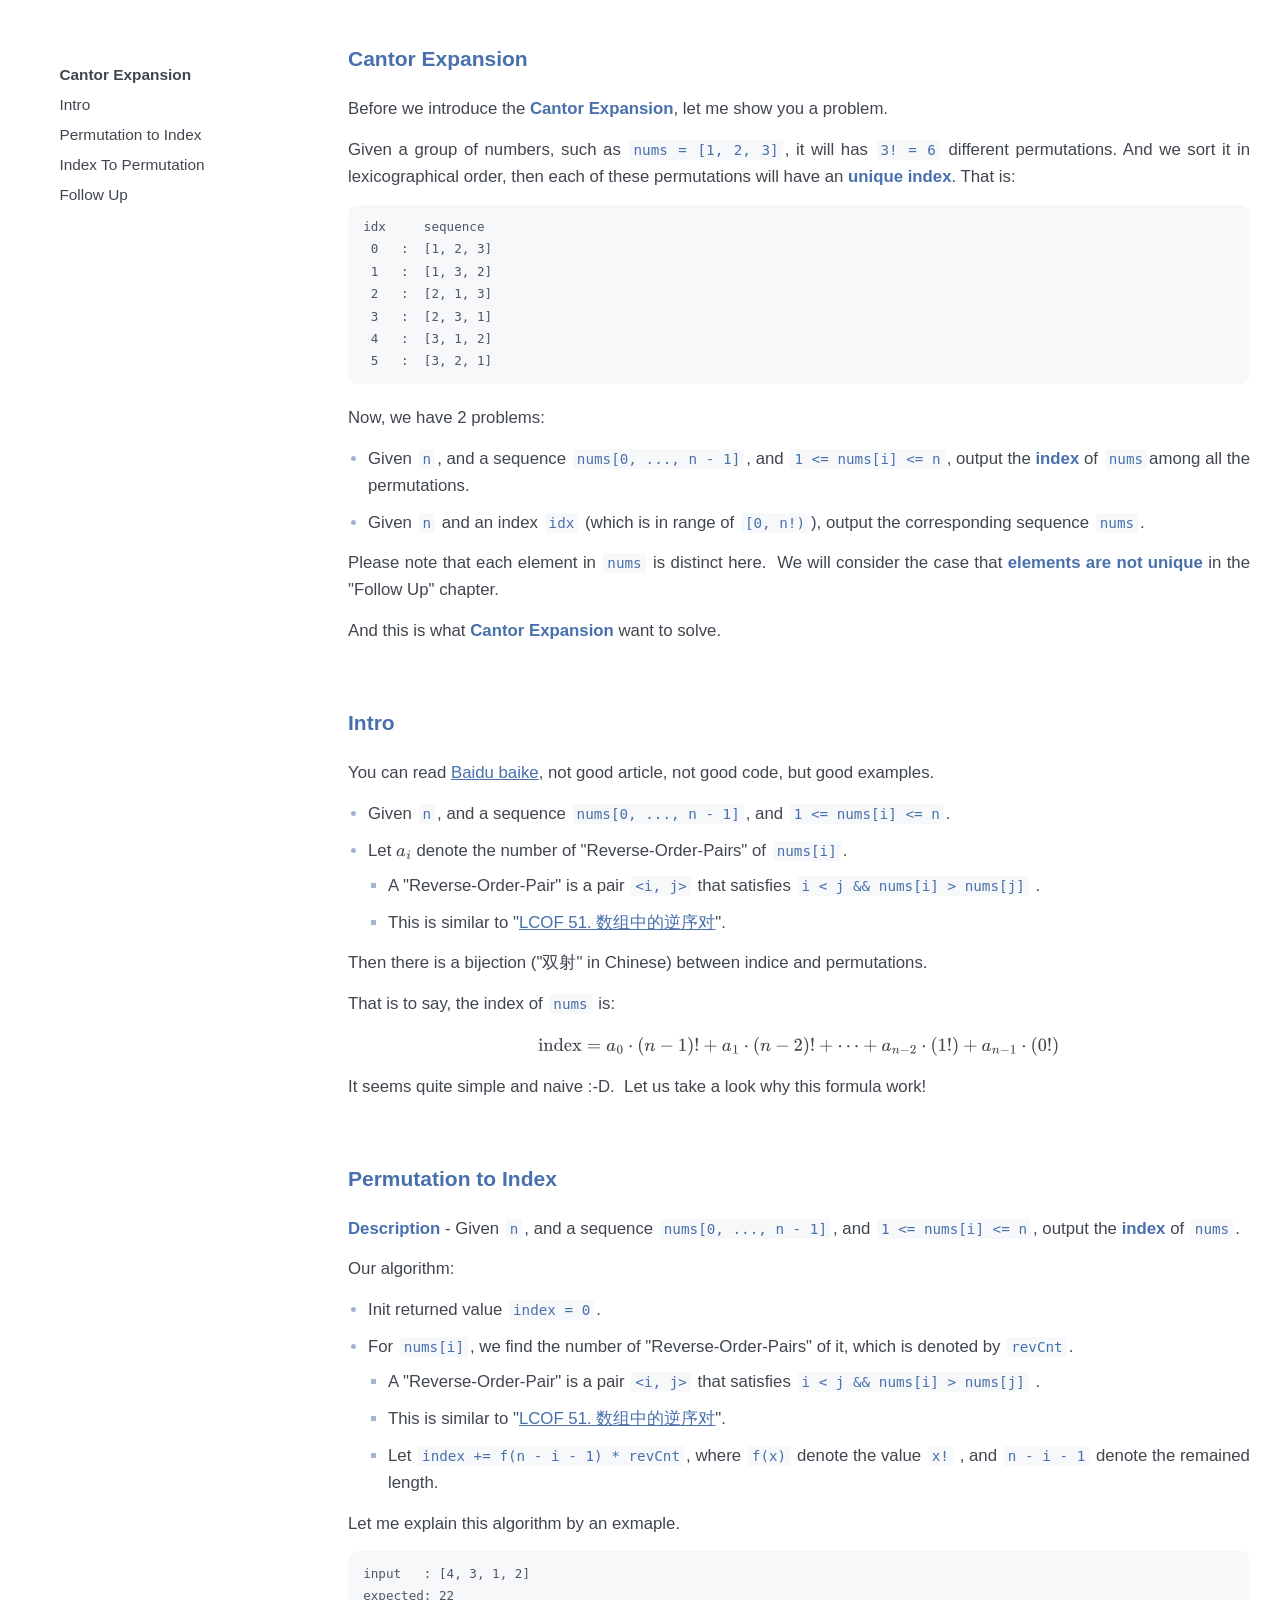
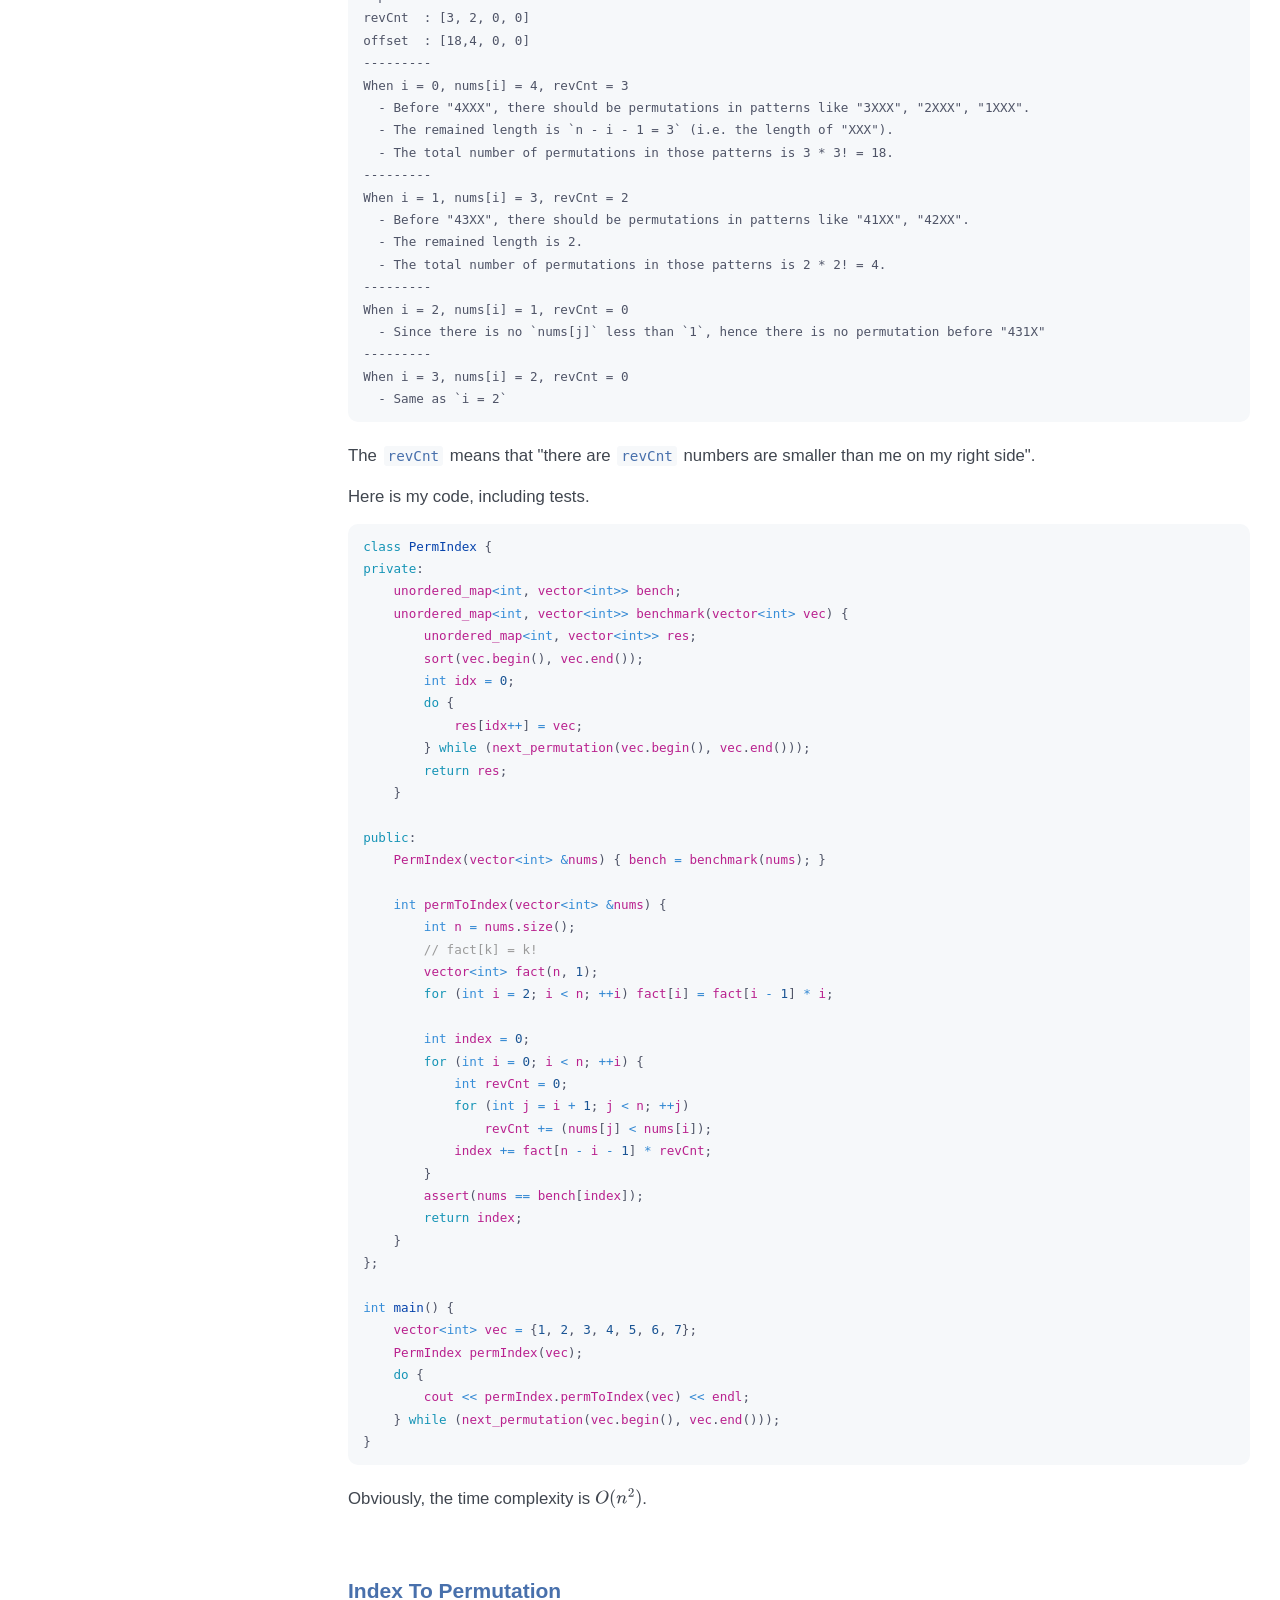
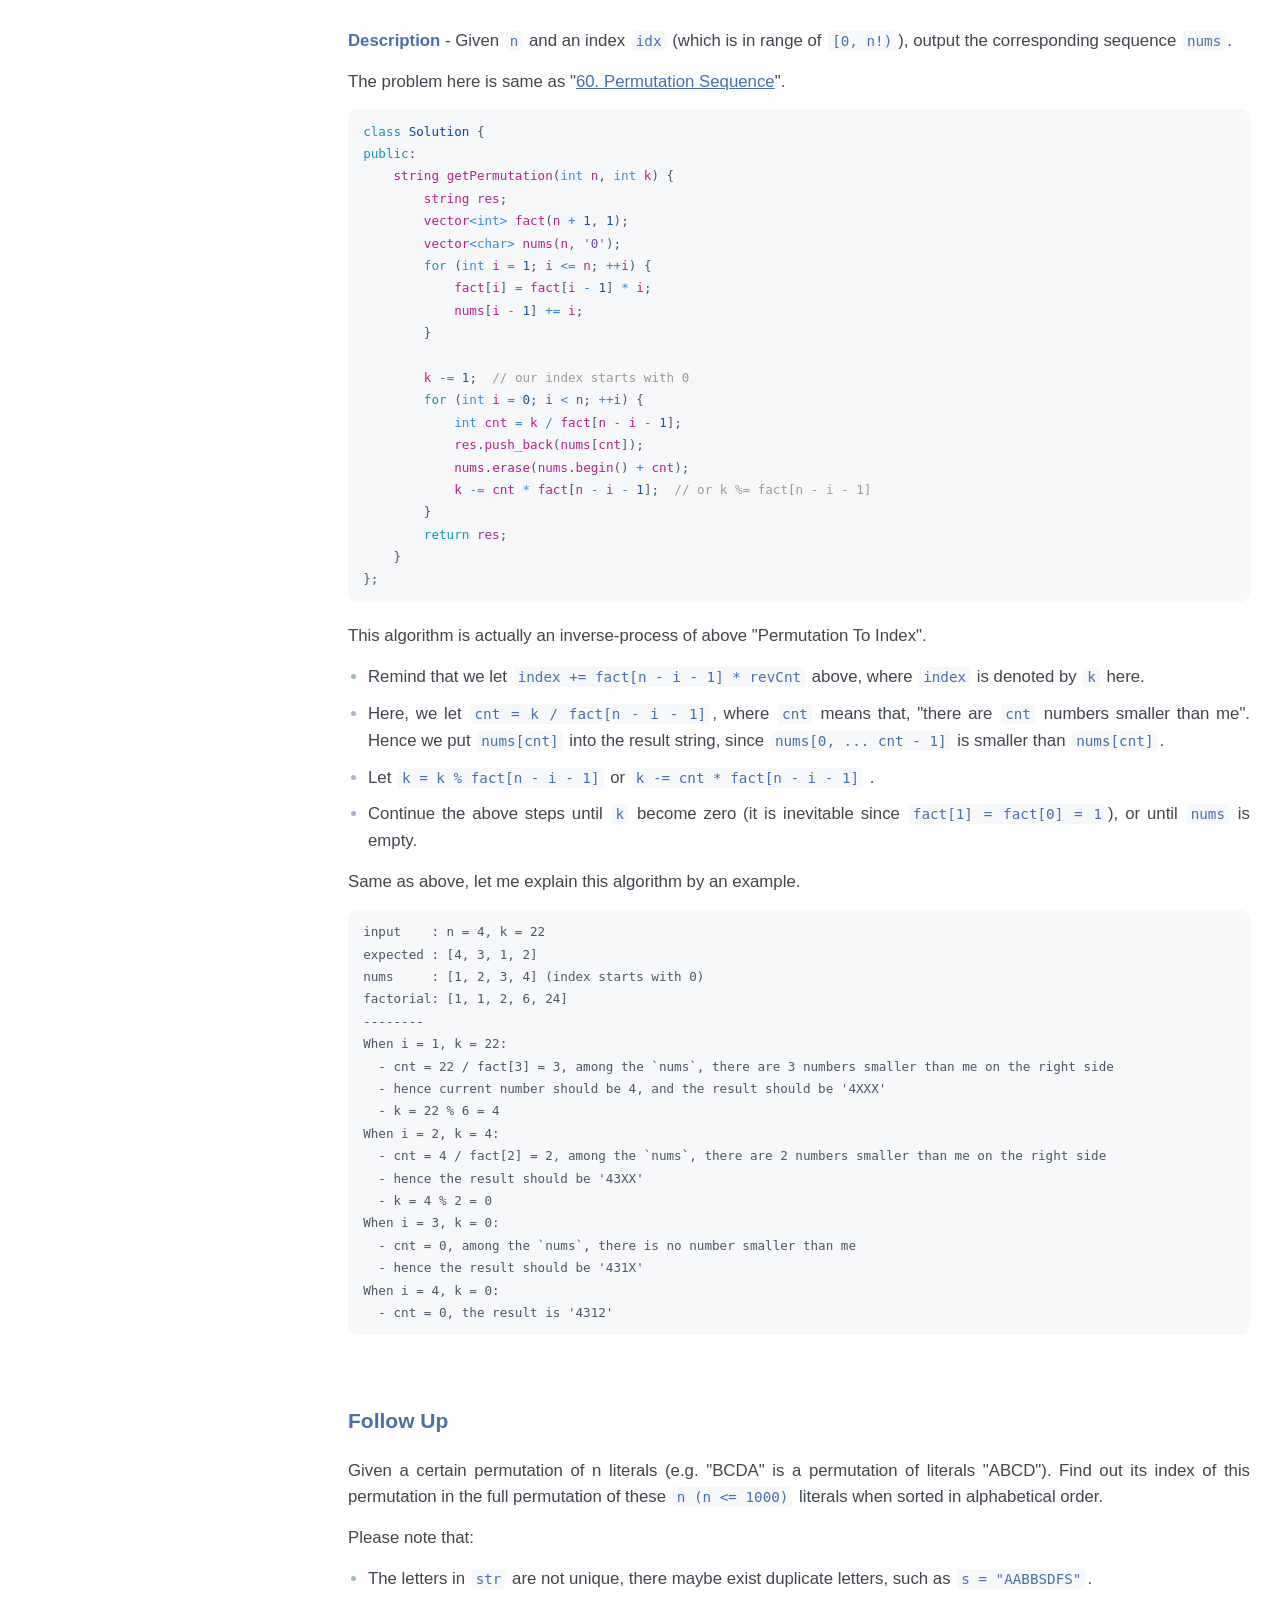
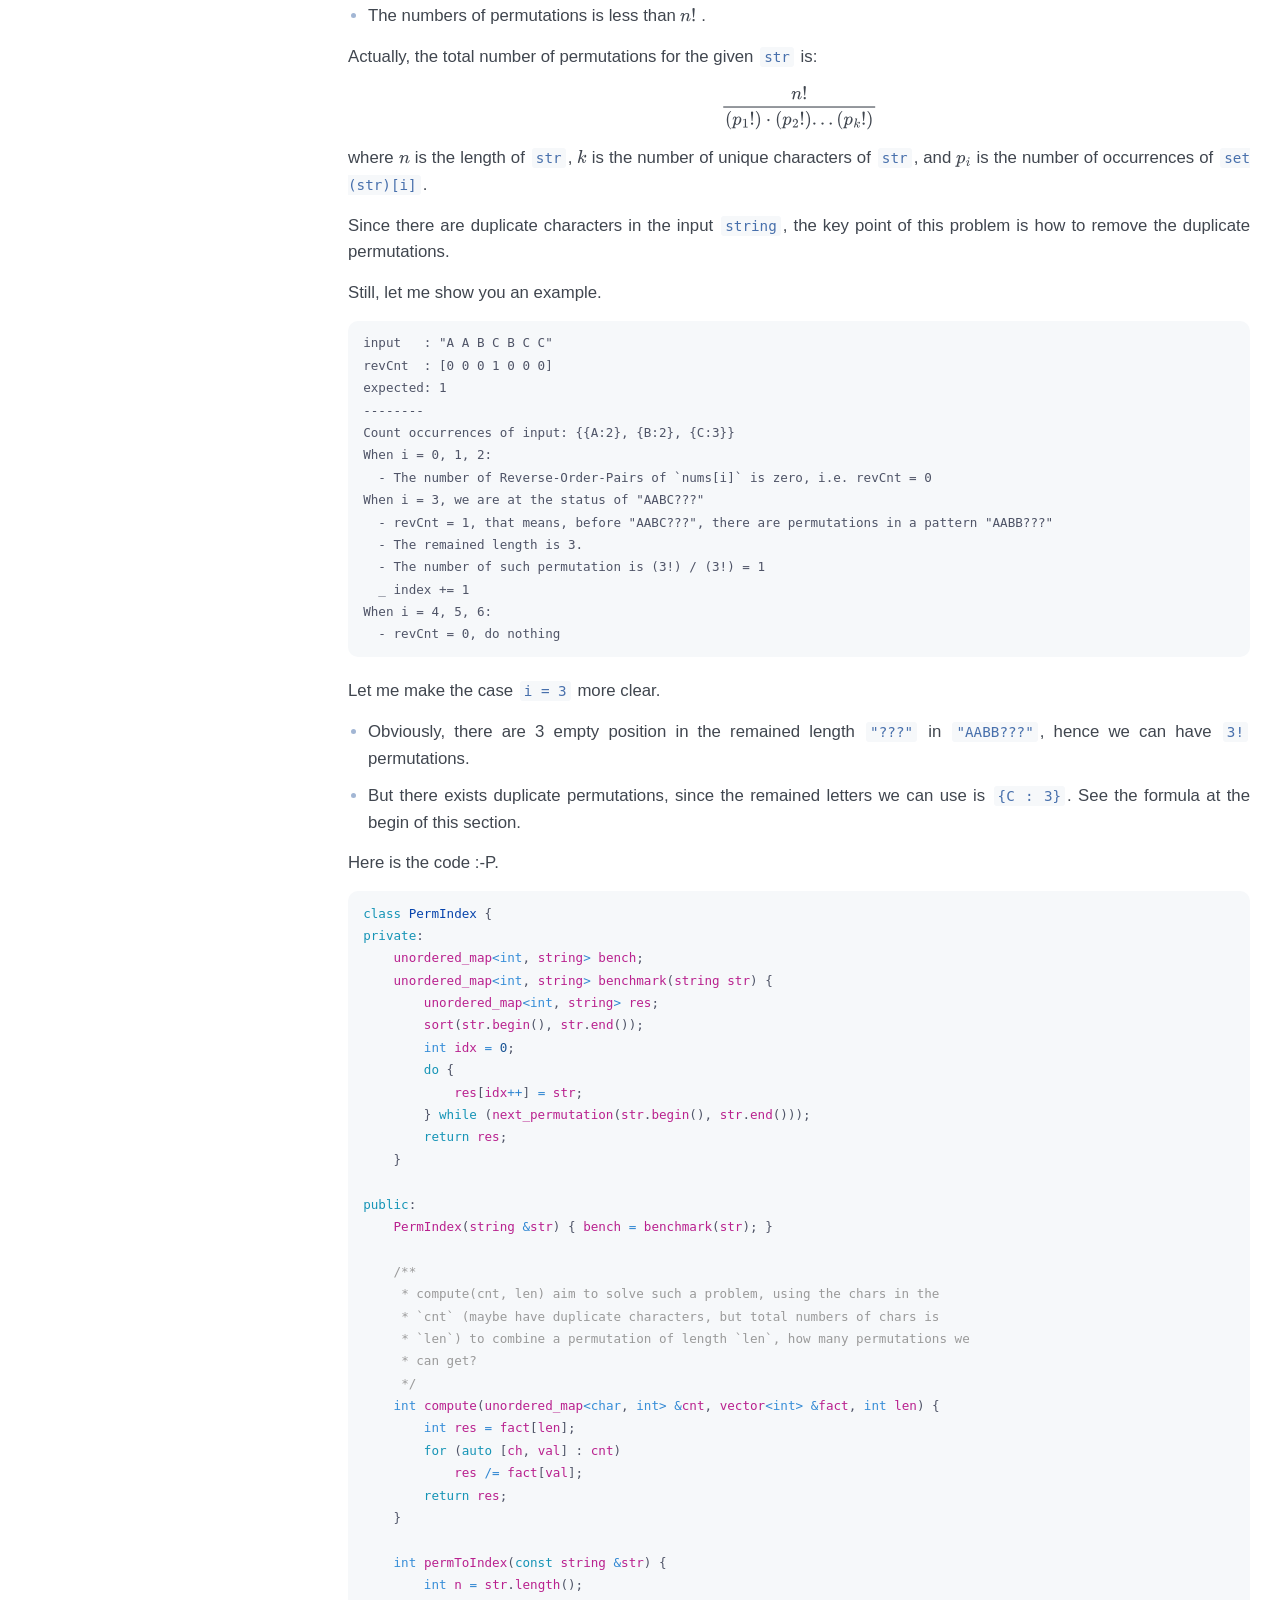
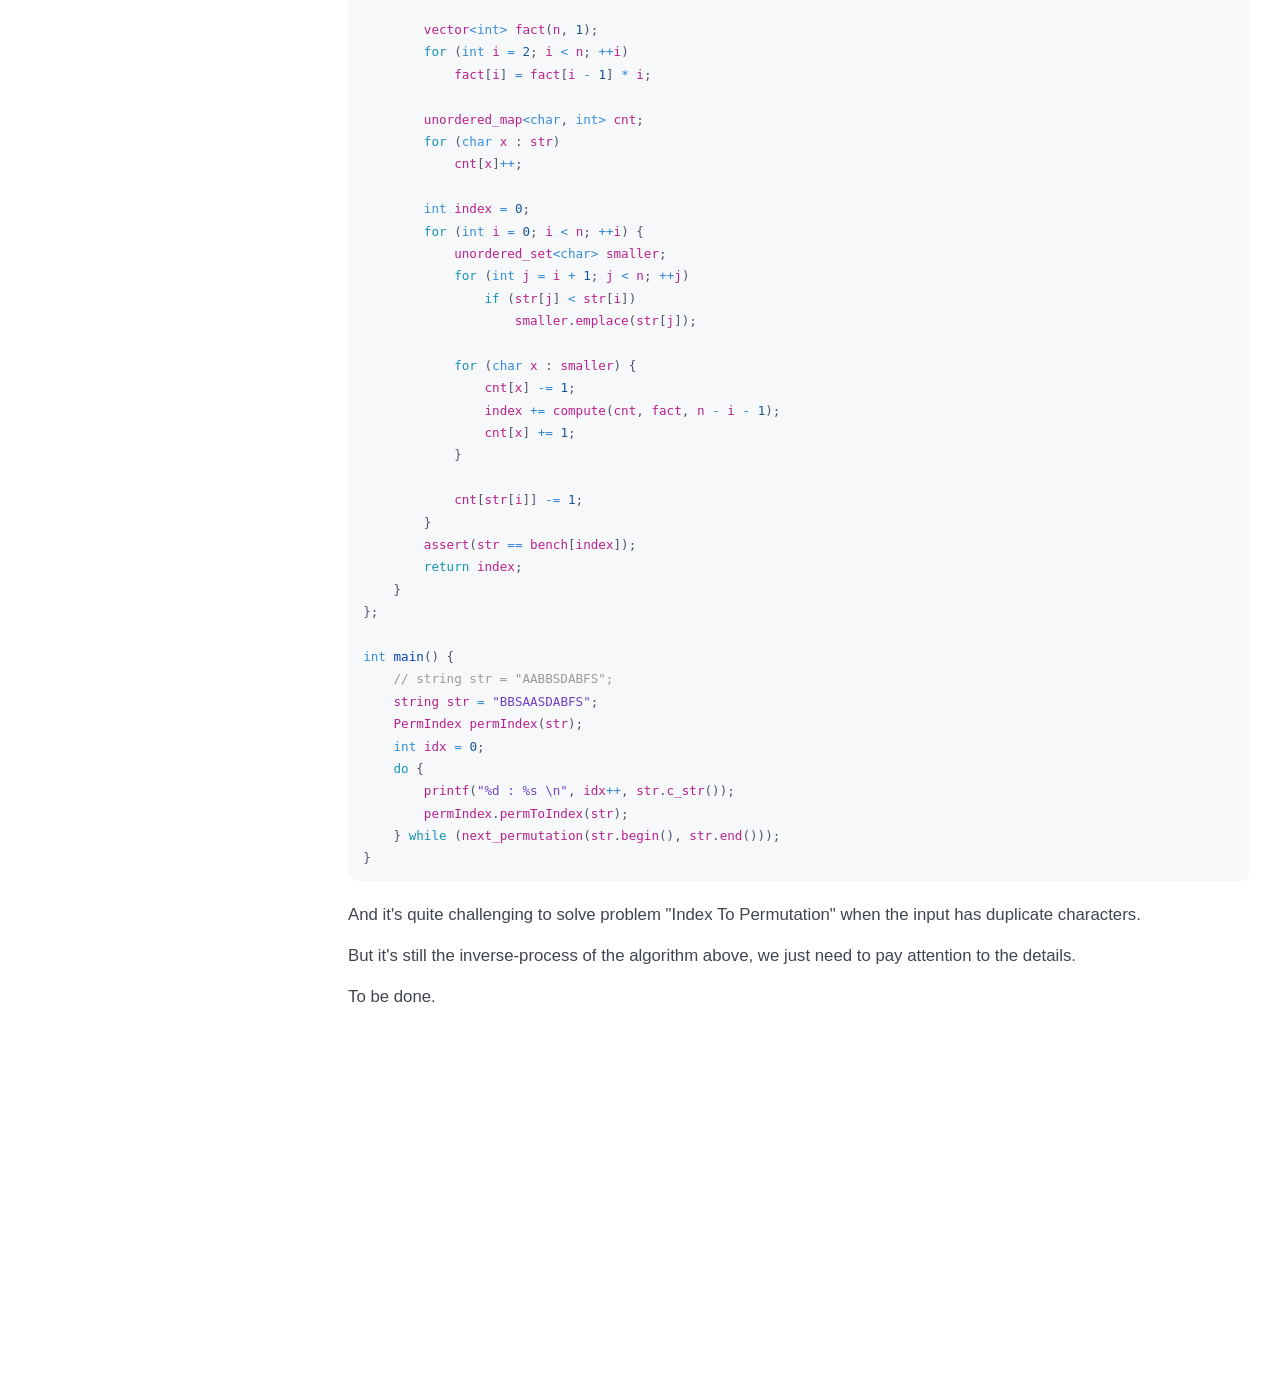
<file: blog/posts/google-cantor-expansion.html>
<!doctype html>
<html>
<head>
<meta charset='UTF-8'><meta name='viewport' content='width=device-width initial-scale=1'>
<style type="text/css">
.outline-content { font-size: 1.1rem !important; line-height: 2.0rem; }
</style>
<style type='text/css'>html {overflow-x: initial !important;}:root { --bg-color: #ffffff; --text-color: #333333; --select-text-bg-color: #B5D6FC; --select-text-font-color: auto; --monospace: "Lucida Console",Consolas,"Courier",monospace; --title-bar-height: 20px; }
.mac-os-11 { --title-bar-height: 28px; }
html { font-size: 14px; background-color: var(--bg-color); color: var(--text-color); font-family: "Helvetica Neue", Helvetica, Arial, sans-serif; -webkit-font-smoothing: antialiased; }
body { margin: 0px; padding: 0px; height: auto; inset: 0px; font-size: 1rem; line-height: 1.42857143; overflow-x: hidden; background-image: inherit; background-size: inherit; background-attachment: inherit; background-origin: inherit; background-clip: inherit; background-color: inherit; tab-size: 4; background-position: inherit; background-repeat: inherit; }
iframe { margin: auto; }
a.url { word-break: break-all; }
a:active, a:hover { outline: 0px; }
.in-text-selection, ::selection { text-shadow: none; background: var(--select-text-bg-color); color: var(--select-text-font-color); }
#write { margin: 0px auto; height: auto; width: inherit; word-break: normal; word-wrap: break-word; position: relative; white-space: normal; overflow-x: visible; padding-top: 36px; }
#write.first-line-indent p { text-indent: 2em; }
#write.first-line-indent li p, #write.first-line-indent p * { text-indent: 0px; }
#write.first-line-indent li { margin-left: 2em; }
.for-image #write { padding-left: 8px; padding-right: 8px; }
body.typora-export { padding-left: 30px; padding-right: 30px; }
.typora-export .footnote-line, .typora-export li, .typora-export p { white-space: pre-wrap; }
.typora-export .task-list-item input { pointer-events: none; }
@media screen and (max-width: 500px) {
  body.typora-export { padding-left: 0px; padding-right: 0px; }
  #write { padding-left: 20px; padding-right: 20px; }
  .CodeMirror-sizer { margin-left: 0px !important; }
  .CodeMirror-gutters { display: none !important; }
}
#write li > figure:last-child { margin-bottom: 0.5rem; }
#write ol, #write ul { position: relative; }
img { max-width: 100%; vertical-align: middle; image-orientation: from-image; }
button, input, select, textarea { color: inherit; font-family: inherit; font-size: inherit; font-style: inherit; font-variant-caps: inherit; font-weight: inherit; font-stretch: inherit; line-height: inherit; }
input[type="checkbox"], input[type="radio"] { line-height: normal; padding: 0px; }
*, ::after, ::before { box-sizing: border-box; }
#write h1, #write h2, #write h3, #write h4, #write h5, #write h6, #write p, #write pre { width: inherit; }
#write h1, #write h2, #write h3, #write h4, #write h5, #write h6, #write p { position: relative; }
p { line-height: inherit; }
h1, h2, h3, h4, h5, h6 { break-after: avoid-page; break-inside: avoid; orphans: 4; }
p { orphans: 4; }
h1 { font-size: 2rem; }
h2 { font-size: 1.8rem; }
h3 { font-size: 1.6rem; }
h4 { font-size: 1.4rem; }
h5 { font-size: 1.2rem; }
h6 { font-size: 1rem; }
.md-math-block, .md-rawblock, h1, h2, h3, h4, h5, h6, p { margin-top: 1rem; margin-bottom: 1rem; }
.hidden { display: none; }
.md-blockmeta { color: rgb(204, 204, 204); font-weight: 700; font-style: italic; }
a { cursor: pointer; }
sup.md-footnote { padding: 2px 4px; background-color: rgba(238, 238, 238, 0.7); color: rgb(85, 85, 85); border-radius: 4px; cursor: pointer; }
sup.md-footnote a, sup.md-footnote a:hover { color: inherit; text-transform: inherit; text-decoration: inherit; }
#write input[type="checkbox"] { cursor: pointer; width: inherit; height: inherit; }
figure { overflow-x: auto; margin: 1.2em 0px; max-width: calc(100% + 16px); padding: 0px; }
figure > table { margin: 0px; }
tr { break-inside: avoid; break-after: auto; }
thead { display: table-header-group; }
table { border-collapse: collapse; border-spacing: 0px; width: 100%; overflow: auto; break-inside: auto; text-align: left; }
table.md-table td { min-width: 32px; }
.CodeMirror-gutters { border-right-width: 0px; background-color: inherit; }
.CodeMirror-linenumber { }
.CodeMirror { text-align: left; }
.CodeMirror-placeholder { opacity: 0.3; }
.CodeMirror pre { padding: 0px 4px; }
.CodeMirror-lines { padding: 0px; }
div.hr:focus { cursor: none; }
#write pre { white-space: pre-wrap; }
#write.fences-no-line-wrapping pre { white-space: pre; }
#write pre.ty-contain-cm { white-space: normal; }
.CodeMirror-gutters { margin-right: 4px; }
.md-fences { font-size: 0.9rem; display: block; break-inside: avoid; text-align: left; overflow: visible; white-space: pre; background-image: inherit; background-size: inherit; background-attachment: inherit; background-origin: inherit; background-clip: inherit; background-color: inherit; position: relative !important; background-position: inherit; background-repeat: inherit; }
.md-fences-adv-panel { width: 100%; margin-top: 10px; text-align: center; padding-top: 0px; padding-bottom: 8px; overflow-x: auto; }
#write .md-fences.mock-cm { white-space: pre-wrap; }
.md-fences.md-fences-with-lineno { padding-left: 0px; }
#write.fences-no-line-wrapping .md-fences.mock-cm { white-space: pre; overflow-x: auto; }
.md-fences.mock-cm.md-fences-with-lineno { padding-left: 8px; }
.CodeMirror-line, twitterwidget { break-inside: avoid; }
.footnotes { opacity: 0.8; font-size: 0.9rem; margin-top: 1em; margin-bottom: 1em; }
.footnotes + .footnotes { margin-top: 0px; }
.md-reset { margin: 0px; padding: 0px; border: 0px; outline: 0px; vertical-align: top; text-decoration: none; text-shadow: none; float: none; position: static; width: auto; height: auto; white-space: nowrap; cursor: inherit; line-height: normal; font-weight: 400; text-align: left; box-sizing: content-box; direction: ltr; background-position: 0px 0px; }
li div { padding-top: 0px; }
blockquote { margin: 1rem 0px; }
li .mathjax-block, li p { margin: 0.5rem 0px; }
li blockquote { margin: 1rem 0px; }
li { margin: 0px; position: relative; }
blockquote > :last-child { margin-bottom: 0px; }
blockquote > :first-child, li > :first-child { margin-top: 0px; }
.footnotes-area { color: rgb(136, 136, 136); margin-top: 0.714rem; padding-bottom: 0.143rem; white-space: normal; }
#write .footnote-line { white-space: pre-wrap; }
@media print {
  body, html { border: 1px solid transparent; height: 99%; break-after: avoid; break-before: avoid; font-variant-ligatures: no-common-ligatures; }
  #write { margin-top: 0px; padding-top: 0px; border-color: transparent !important; }
  .typora-export * { print-color-adjust: exact; }
  .typora-export #write { break-after: avoid; }
  .typora-export #write::after { height: 0px; }
  .is-mac table { break-inside: avoid; }
  .typora-export-show-outline .typora-export-sidebar { display: none; }
}
.footnote-line { margin-top: 0.714em; font-size: 0.7em; }
a img, img a { cursor: pointer; }
pre.md-meta-block { font-size: 0.8rem; min-height: 0.8rem; white-space: pre-wrap; background-color: rgb(204, 204, 204); display: block; overflow-x: hidden; }
p > .md-image:only-child:not(.md-img-error) img, p > img:only-child { display: block; margin: auto; }
#write.first-line-indent p > .md-image:only-child:not(.md-img-error) img { left: -2em; position: relative; }
p > .md-image:only-child { display: inline-block; width: 100%; }
#write .MathJax_Display { margin: 0.8em 0px 0px; }
.md-math-block { width: 100%; }
.md-math-block:not(:empty)::after { display: none; }
.MathJax_ref { fill: currentcolor; }
[contenteditable="true"]:active, [contenteditable="true"]:focus, [contenteditable="false"]:active, [contenteditable="false"]:focus { outline: 0px; box-shadow: none; }
.md-task-list-item { position: relative; list-style-type: none; }
.task-list-item.md-task-list-item { padding-left: 0px; }
.md-task-list-item > input { position: absolute; top: 0px; left: 0px; margin-left: -1.2em; margin-top: calc(1em - 10px); border: none; }
.math { font-size: 1rem; }
.md-toc { min-height: 3.58rem; position: relative; font-size: 0.9rem; border-radius: 10px; }
.md-toc-content { position: relative; margin-left: 0px; }
.md-toc-content::after, .md-toc::after { display: none; }
.md-toc-item { display: block; color: rgb(65, 131, 196); }
.md-toc-item a { text-decoration: none; }
.md-toc-inner:hover { text-decoration: underline; }
.md-toc-inner { display: inline-block; cursor: pointer; }
.md-toc-h1 .md-toc-inner { margin-left: 0px; font-weight: 700; }
.md-toc-h2 .md-toc-inner { margin-left: 2em; }
.md-toc-h3 .md-toc-inner { margin-left: 4em; }
.md-toc-h4 .md-toc-inner { margin-left: 6em; }
.md-toc-h5 .md-toc-inner { margin-left: 8em; }
.md-toc-h6 .md-toc-inner { margin-left: 10em; }
@media screen and (max-width: 48em) {
  .md-toc-h3 .md-toc-inner { margin-left: 3.5em; }
  .md-toc-h4 .md-toc-inner { margin-left: 5em; }
  .md-toc-h5 .md-toc-inner { margin-left: 6.5em; }
  .md-toc-h6 .md-toc-inner { margin-left: 8em; }
}
a.md-toc-inner { font-size: inherit; font-style: inherit; font-weight: inherit; line-height: inherit; }
.footnote-line a:not(.reversefootnote) { color: inherit; }
.md-attr { display: none; }
.md-fn-count::after { content: "."; }
code, pre, samp, tt { font-family: var(--monospace); }
kbd { margin: 0px 0.1em; padding: 0.1em 0.6em; font-size: 0.8em; color: rgb(36, 39, 41); background-color: rgb(255, 255, 255); border: 1px solid rgb(173, 179, 185); border-radius: 3px; box-shadow: rgba(12, 13, 14, 0.2) 0px 1px 0px, rgb(255, 255, 255) 0px 0px 0px 2px inset; white-space: nowrap; vertical-align: middle; }
.md-comment { color: rgb(162, 127, 3); opacity: 0.6; font-family: var(--monospace); }
code { text-align: left; }
a.md-print-anchor { white-space: pre !important; border: none !important; display: inline-block !important; position: absolute !important; width: 1px !important; right: 0px !important; outline: 0px !important; text-shadow: initial !important; background-position: 0px 0px !important; }
.os-windows.monocolor-emoji .md-emoji { font-family: "Segoe UI Symbol", sans-serif; }
.md-diagram-panel > svg { max-width: 100%; }
[lang="flow"] svg, [lang="mermaid"] svg { max-width: 100%; height: auto; }
[lang="mermaid"] .node text { font-size: 1rem; }
table tr th { border-bottom-width: 0px; }
video { max-width: 100%; display: block; margin: 0px auto; }
iframe { max-width: 100%; width: 100%; border: none; }
.highlight td, .highlight tr { border: 0px; }
mark { background-color: rgb(255, 255, 0); color: rgb(0, 0, 0); }
.md-html-inline .md-plain, .md-html-inline strong, mark .md-inline-math, mark strong { color: inherit; }
.md-expand mark .md-meta { opacity: 0.3 !important; }
mark .md-meta { color: rgb(0, 0, 0); }
@media print {
  .typora-export h1, .typora-export h2, .typora-export h3, .typora-export h4, .typora-export h5, .typora-export h6 { break-inside: avoid; }
}
.md-diagram-panel .messageText { stroke: none !important; }
.md-diagram-panel .start-state { fill: var(--node-fill); }
.md-diagram-panel .edgeLabel rect { opacity: 1 !important; }
.md-fences.md-fences-math { font-size: 1em; }
.md-fences-advanced:not(.md-focus) { padding: 0px; white-space: nowrap; border: 0px; }
.md-fences-advanced:not(.md-focus) { background-image: inherit; background-size: inherit; background-attachment: inherit; background-origin: inherit; background-clip: inherit; background-color: inherit; background-position: inherit; background-repeat: inherit; }
.typora-export-show-outline .typora-export-content { max-width: 1440px; margin: auto; display: flex; flex-direction: row; }
.typora-export-sidebar { width: 300px; font-size: 0.8rem; margin-top: 80px; margin-right: 18px; }
.typora-export-show-outline #write { --webkit-flex: 2; flex: 2 1 0%; }
.typora-export-sidebar .outline-content { position: fixed; top: 0px; max-height: 100%; overflow: hidden auto; padding-bottom: 30px; padding-top: 60px; width: 300px; }
@media screen and (max-width: 1024px) {
  .typora-export-sidebar, .typora-export-sidebar .outline-content { width: 240px; }
}
@media screen and (max-width: 800px) {
  .typora-export-sidebar { display: none; }
}
.outline-content li, .outline-content ul { margin-left: 0px; margin-right: 0px; padding-left: 0px; padding-right: 0px; list-style: none; }
.outline-content ul { margin-top: 0px; margin-bottom: 0px; }
.outline-content strong { font-weight: 400; }
.outline-expander { width: 1rem; height: 1.428571429rem; position: relative; display: table-cell; vertical-align: middle; cursor: pointer; padding-left: 4px; }
.outline-expander::before { content: ""; position: relative; font-family: Ionicons; display: inline-block; font-size: 8px; vertical-align: middle; }
.outline-item { padding-top: 3px; padding-bottom: 3px; cursor: pointer; }
.outline-expander:hover::before { content: ""; }
.outline-h1 > .outline-item { padding-left: 0px; }
.outline-h2 > .outline-item { padding-left: 1em; }
.outline-h3 > .outline-item { padding-left: 2em; }
.outline-h4 > .outline-item { padding-left: 3em; }
.outline-h5 > .outline-item { padding-left: 4em; }
.outline-h6 > .outline-item { padding-left: 5em; }
.outline-label { cursor: pointer; display: table-cell; vertical-align: middle; text-decoration: none; color: inherit; }
.outline-label:hover { text-decoration: underline; }
.outline-item:hover { border-color: rgb(245, 245, 245); background-color: var(--item-hover-bg-color); }
.outline-item:hover { margin-left: -28px; margin-right: -28px; border-left-width: 28px; border-left-style: solid; border-left-color: transparent; border-right-width: 28px; border-right-style: solid; border-right-color: transparent; }
.outline-item-single .outline-expander::before, .outline-item-single .outline-expander:hover::before { display: none; }
.outline-item-open > .outline-item > .outline-expander::before { content: ""; }
.outline-children { display: none; }
.info-panel-tab-wrapper { display: none; }
.outline-item-open > .outline-children { display: block; }
.typora-export .outline-item { padding-top: 1px; padding-bottom: 1px; }
.typora-export .outline-item:hover { margin-right: -8px; border-right-width: 8px; border-right-style: solid; border-right-color: transparent; }
.typora-export .outline-expander::before { content: "+"; font-family: inherit; top: -1px; }
.typora-export .outline-expander:hover::before, .typora-export .outline-item-open > .outline-item > .outline-expander::before { content: "−"; }
.typora-export-collapse-outline .outline-children { display: none; }
.typora-export-collapse-outline .outline-item-open > .outline-children, .typora-export-no-collapse-outline .outline-children { display: block; }
.typora-export-no-collapse-outline .outline-expander::before { content: "" !important; }
.typora-export-show-outline .outline-item-active > .outline-item .outline-label { font-weight: 700; }
.md-inline-math-container mjx-container { zoom: 0.95; }


.CodeMirror { height: auto; }
.CodeMirror.cm-s-inner { background-image: inherit; background-size: inherit; background-attachment: inherit; background-origin: inherit; background-clip: inherit; background-color: inherit; background-position: inherit; background-repeat: inherit; }
.CodeMirror-scroll { overflow: auto hidden; z-index: 3; }
.CodeMirror-gutter-filler, .CodeMirror-scrollbar-filler { background-color: rgb(255, 255, 255); }
.CodeMirror-gutters { border-right-width: 1px; border-right-style: solid; border-right-color: rgb(221, 221, 221); background-image: inherit; background-size: inherit; background-attachment: inherit; background-origin: inherit; background-clip: inherit; background-color: inherit; white-space: nowrap; background-position: inherit; background-repeat: inherit; }
.CodeMirror-linenumber { padding: 0px 3px 0px 5px; text-align: right; color: rgb(153, 153, 153); }
.cm-s-inner .cm-keyword { color: rgb(119, 0, 136); }
.cm-s-inner .cm-atom, .cm-s-inner.cm-atom { color: rgb(34, 17, 153); }
.cm-s-inner .cm-number { color: rgb(17, 102, 68); }
.cm-s-inner .cm-def { color: rgb(0, 0, 255); }
.cm-s-inner .cm-variable { color: rgb(0, 0, 0); }
.cm-s-inner .cm-variable-2 { color: rgb(0, 85, 170); }
.cm-s-inner .cm-variable-3 { color: rgb(0, 136, 85); }
.cm-s-inner .cm-string { color: rgb(170, 17, 17); }
.cm-s-inner .cm-property { color: rgb(0, 0, 0); }
.cm-s-inner .cm-operator { color: rgb(152, 26, 26); }
.cm-s-inner .cm-comment, .cm-s-inner.cm-comment { color: rgb(170, 85, 0); }
.cm-s-inner .cm-string-2 { color: rgb(255, 85, 0); }
.cm-s-inner .cm-meta { color: rgb(85, 85, 85); }
.cm-s-inner .cm-qualifier { color: rgb(85, 85, 85); }
.cm-s-inner .cm-builtin { color: rgb(51, 0, 170); }
.cm-s-inner .cm-bracket { color: rgb(153, 153, 119); }
.cm-s-inner .cm-tag { color: rgb(17, 119, 0); }
.cm-s-inner .cm-attribute { color: rgb(0, 0, 204); }
.cm-s-inner .cm-header, .cm-s-inner.cm-header { color: rgb(0, 0, 255); }
.cm-s-inner .cm-quote, .cm-s-inner.cm-quote { color: rgb(0, 153, 0); }
.cm-s-inner .cm-hr, .cm-s-inner.cm-hr { color: rgb(153, 153, 153); }
.cm-s-inner .cm-link, .cm-s-inner.cm-link { color: rgb(0, 0, 204); }
.cm-negative { color: rgb(221, 68, 68); }
.cm-positive { color: rgb(34, 153, 34); }
.cm-header, .cm-strong { font-weight: 700; }
.cm-del { text-decoration: line-through; }
.cm-em { font-style: italic; }
.cm-link { text-decoration: underline; }
.cm-error { color: red; }
.cm-invalidchar { color: red; }
.cm-constant { color: rgb(38, 139, 210); }
.cm-defined { color: rgb(181, 137, 0); }
div.CodeMirror span.CodeMirror-matchingbracket { color: rgb(0, 255, 0); }
div.CodeMirror span.CodeMirror-nonmatchingbracket { color: rgb(255, 34, 34); }
.cm-s-inner .CodeMirror-activeline-background { background-image: inherit; background-size: inherit; background-attachment: inherit; background-origin: inherit; background-clip: inherit; background-color: inherit; background-position: inherit; background-repeat: inherit; }
.CodeMirror { position: relative; overflow: hidden; }
.CodeMirror-scroll { height: 100%; outline: 0px; position: relative; box-sizing: content-box; background-image: inherit; background-size: inherit; background-attachment: inherit; background-origin: inherit; background-clip: inherit; background-color: inherit; background-position: inherit; background-repeat: inherit; }
.CodeMirror-sizer { position: relative; }
.CodeMirror-gutter-filler, .CodeMirror-hscrollbar, .CodeMirror-scrollbar-filler, .CodeMirror-vscrollbar { position: absolute; z-index: 6; display: none; outline: 0px; }
.CodeMirror-vscrollbar { right: 0px; top: 0px; overflow: hidden; }
.CodeMirror-hscrollbar { bottom: 0px; left: 0px; overflow: auto hidden; }
.CodeMirror-scrollbar-filler { right: 0px; bottom: 0px; }
.CodeMirror-gutter-filler { left: 0px; bottom: 0px; }
.CodeMirror-gutters { position: absolute; left: 0px; top: 0px; padding-bottom: 10px; z-index: 3; overflow-y: hidden; }
.CodeMirror-gutter { white-space: normal; height: 100%; box-sizing: content-box; padding-bottom: 30px; margin-bottom: -32px; display: inline-block; }
.CodeMirror-gutter-wrapper { position: absolute; z-index: 4; border: none !important; background-position: 0px 0px !important; }
.CodeMirror-gutter-background { position: absolute; top: 0px; bottom: 0px; z-index: 4; }
.CodeMirror-gutter-elt { position: absolute; cursor: default; z-index: 4; }
.CodeMirror-lines { cursor: text; }
.CodeMirror pre { border-radius: 0px; border-width: 0px; font-family: inherit; font-size: inherit; margin: 0px; white-space: pre; word-wrap: normal; color: inherit; z-index: 2; position: relative; overflow: visible; background-position: 0px 0px; }
.CodeMirror-wrap pre { word-wrap: break-word; white-space: pre-wrap; word-break: normal; }
.CodeMirror-code pre { border-right-width: 30px; border-right-style: solid; border-right-color: transparent; width: fit-content; }
.CodeMirror-wrap .CodeMirror-code pre { border-right-style: none; width: auto; }
.CodeMirror-linebackground { position: absolute; inset: 0px; z-index: 0; }
.CodeMirror-linewidget { position: relative; z-index: 2; overflow: auto; }
.CodeMirror-wrap .CodeMirror-scroll { overflow-x: hidden; }
.CodeMirror-measure { position: absolute; width: 100%; height: 0px; overflow: hidden; visibility: hidden; }
.CodeMirror-measure pre { position: static; }
.CodeMirror div.CodeMirror-cursor { position: absolute; visibility: hidden; border-right-style: none; width: 0px; }
.CodeMirror div.CodeMirror-cursor { visibility: hidden; }
.CodeMirror-focused div.CodeMirror-cursor { visibility: inherit; }
.cm-searching { background-color: rgba(255, 255, 0, 0.4); }
span.cm-underlined { text-decoration: underline; }
span.cm-strikethrough { text-decoration: line-through; }
.cm-tw-syntaxerror { color: rgb(255, 255, 255); background-color: rgb(153, 0, 0); }
.cm-tw-deleted { text-decoration: line-through; }
.cm-tw-header5 { font-weight: 700; }
.cm-tw-listitem:first-child { padding-left: 10px; }
.cm-tw-box { border-style: solid; border-right-width: 1px; border-bottom-width: 1px; border-left-width: 1px; border-color: inherit; border-top-width: 0px !important; }
.cm-tw-underline { text-decoration: underline; }
@media print {
  .CodeMirror div.CodeMirror-cursor { visibility: hidden; }
}


/* 
 *     Typora Theme - Lapis    /    Author - YiNN 
 *     https://github.com/YiNNx/typora-theme-lapis
 */

:root {
    --text-color: #40464f;
    /* Text */
    --primary-color: #4870ac;
    /* Primary Color */
    --bg-color: #ffffff;
    /* Background */

    --marker-color: #a2b6d4;
    /* List Marker */
    --highlight-color: #ffffb5c2;
    /* Highlight */
    --header-span-color: var(--primary-color);
    /* h2 Span Color */
    --block-bg-color: #f6f8fa;
    /* Block Background */

    /* Overwrite of Typora Base Color */
    --control-text-hover-color: #a2b6d4;
    --rawblock-edit-panel-bd: var(--block-bg-color);
    --item-hover-bg-color: rgb(246 248 250);
    --active-file-bg-color: var(--block-bg-color);
}

/*
 * Basic Style
 */

#write {
    max-width: 950px;
    font-size: 1.2rem;
    color: var(--text-color);
    line-height: 1.6;
    word-spacing: 0px;
    letter-spacing: 0px;
    word-break: break-word;
    word-wrap: break-word;
    text-align: justify;

    font-family: -apple-system,BlinkMacSystemFont,"Segoe UI","Georgia","Sitka Text","Noto Serif CJK SC","Microsoft YaHei",Arial,Helvetica,sans-serif;
    margin-bottom: 20rem;
}

/* Strong */

#write strong {
    color: var(--primary-color);
}

/* Link */

#write a {
    color: var(--primary-color);
}

#write .md-p a,
#write .md-heading a {
    text-decoration: none;
    word-wrap: break-word;
    border-bottom: 1px solid var(--primary-color);
    margin: 2px;
}

#write h2.md-heading a {
    text-decoration: underline;
    border-bottom: 0;
    text-decoration-thickness: 1.2px;
    text-underline-offset: 2px;
}

[md-inline=url],
[md-inline=link]>.md-content,
[md-inline=image]>.md-meta {
    word-break: break-all;
    font-weight: normal;
    padding-left: 0.15rem;
    padding-right: 0rem;
    color: var(--marker-color);
}


/* 
 * TOC
 */

.md-toc-content {
    font-family: "Noto Serif CJK SC","Microsoft YaHei";
}

.md-toc-content:empty:before {
    color: var(--primary-color);
}

#write div.md-toc-tooltip {
    font-family: "Noto Serif CJK SC","Microsoft YaHei";
    color: var(--primary-color);
    position: static;
    margin-top: 10px;
    background-color: var(--block-bg-color);
    line-height: 1.6rem;
    padding: 0.3rem 0.75rem;
    border-top: none;
    /* border-left: 2px solid var(--primary-color);
     */
    border-radius: .5rem;
}

.md-toc:focus .md-toc-content {
    border-color: var(--bg-color);
    margin: 9px -1px;
    margin-top: 9px;
}

.md-toc .md-toc-content {
    border-color: var(--bg-color);
    margin: 10px 0px;
    margin-top: 10px;
}


/* mark */

mark {
    background: var(--highlight-color);
    padding: 1px .15rem;
    border-radius: 1px;
    color: inherit;
}

/* 
 * Paragraph
 */

#write+p,
#write blockquote p {
    font-size: 1.1rem;
    padding-top: .2rem;
    padding-bottom: .2rem;
    margin: 0;
    line-height: 1.8rem;
    color: var(--text-color);
}

/*
 * Header
 */

#write h1,
#write h2,
#write h3,
#write h4,
#write h5,
#write h6 {
    font-family: -apple-system,BlinkMacSystemFont,"Segoe UI","Georgia","Sitka Text","Noto Serif CJK SC","Microsoft YaHei",Arial,Helvetica,sans-serif;
    padding: 0px;
    color: var(--primary-color);
}

#write h1 {
    text-align: center;
}

#write h2 {
    display: inline-block;
}


#write h2 strong {
    color: var(--bg-color);
}

#write h2 code {
    color: var(--bg-color);
    background-color: var(--header-span-color);
}

@media print {
    :root {
        --text-color: rgb(0, 0, 0);
    }
}

#write h1 {
    font-size: 2rem;
}

#write h2 {
    font-size: 1.5rem;
}

#write h3 {
    font-size: 1.4rem;
}

#write h4 {
    font-size: 1.2rem;
}

#write h5 {
    font-size: 1.1rem;
}

#write h6 {
    font-size: 1.1rem;
}

#write h1 {
    padding-top: 0.9rem;
    margin-bottom: 2.3rem;
}

#write h2 {
    margin: .3em 0;
}

#write h3 {
    margin: 1em 0 1em;
}

#write h4 {
    margin: 0.8em 0 0.8em;
}

#write h5 {
    margin: 0.6em 0 0.6em;
}

#write h6 {
    margin: 0.4em 0 0.4em;
}

/*
 * List
 */

::marker {
    font-weight: bold;
    color: var(--marker-color);
}

li.md-list-item {
    margin: 0.4rem 0;
}

#write ul,
#write ol {
    margin-top: 8px;
    margin-bottom: 8px;
    padding-left: 20px;
}

#write ul {
    list-style-type: disc;
}

#write em {
    padding: 0 3px 0 0;
}

#write ul ul {
    list-style-type: square;
}

#write ol {
    list-style-type: decimal;
}

#write li {
    margin-bottom: 10px;
}

#write li section {
    margin-top: 5px;
    margin-bottom: 5px;
    line-height: 1.7rem;
    text-align: justify;
    color: var(--text-color);
    font-weight: 500;
}

/*
 * Quote
 */
#write blockquote {
    display: block;
    font-size: .9em;
    overflow: auto;
    border-left: 3px solid var(--primary-color);
    padding: 15px 30px 15px 20px;
    margin-bottom: 20px;
    margin-top: 20px;
    background: var(--block-bg-color);
}

/*
 * Inline code
 */

#write code {
    color: var(--primary-color);
    font-size: 85%;
    font-weight: normal;
    word-wrap: break-word;
    padding: 2px 4px 2px;
    border-radius: 3px;
    margin: 2px;
    background-color: var(--block-bg-color);
    font-family: "monospace", "Menlo", "Monaco", "Consolas", "Courier New", "Noto Serif CJK SC", sans-serif;
    word-break: break-all;
}

/*
 * Img
 */
#write img {
    margin: 0 auto;
    max-width: 100%;
}

#write p>.md-image:only-child:not(.md-img-error) img,
#write p>img:only-child {
    filter: drop-shadow(#d2dff4 0px 0px 8px);
    border-radius: 3rem;
    display: block;
    margin: 0 auto;
    padding: 2rem;
}

/*
 * Table
 */
#write table.md-table {
    display: table;
    text-align: justify;
    overflow-x: auto;
    border-collapse: collapse;
    border-spacing: 0px;
    font-size: 1em;
    margin: 0px 0px 20px;
    width: 100%;
}

#write tbody {
    border: 0;
}

#write table.md-table tr {
    border: 0;
    border-top: 1px solid #ccc;
}

#write table.md-table tr th,
#write table.md-table tr td {
    font-size: 1rem;
    border: 1px solid #d9dfe4;
    padding: 5px 10px;
    text-align: justify;
}

#write table.md-table tr th {
    font-family: 'SourceHanSerifCN';
    text-align: center;
    min-width: 10rem;
    font-weight: bold;
    color: var(--primary-color);
}

#write table tr td:hover,
#write table tr th:hover {
    background-color: var(--block-bg-color);
}

table.md-table td {
    min-width: 32px;
}

/* Footnote */

sup.md-footnote {
    background-color: var(--block-bg-color);
    color: var(--primary-color);
}

.md-def-name {
    color: var(--primary-color);
}

/*
 * Math Script 
 */
.MathJax {
    font-size: 1.1rem;
}

.md-inline-math script {
    color: var(--primary-color);
}

.md-rawblock-control:not(.md-rawblock-tooltip) {
    background: var(--bg-color);
    color: var(--md-char-color);
}


.code-tooltip {
    box-shadow: none;
}

.md-rawblock-tooltip.md-rawblock-control {
    border-radius: 1rem;
}

.md-rawblock .md-rawblock-tooltip {
    inset: auto 0.3rem auto auto;
    transform: translateY(-120%);
}

/* 
 * Comment
 */
.md-comment {
    color: #a8a8a9;
    opacity: 1;
    font-family: "monospace", "Menlo", "Monaco", "Consolas", "Courier New", "Noto Serif CJK SC", sans-serif;
}

/*
 * Dividing line
 */
hr {
    margin-top: 20px;
    margin-bottom: 20px;
    border: 0;
    border-top: 2px solid #eef2f5;
    border-radius: 2px;
}

/* Checkbox */

#write input[type=checkbox] {
    width: 0;
}

.task-list-item input::before {
    content: "";
    display: inline-block;
    width: 1.0125rem;
    height: 1.0125rem;
    vertical-align: middle;
    text-align: center;
    border: 1px solid var(--marker-color);
    border-radius: 1.2rem;
    background-color: #fdfdfd;
    margin-left: -0.1rem;
    margin-right: 0.1rem;
    margin-top: -.6rem;
}

.task-list-item input:checked::before {
    content: '✓';
    font-weight: bold;
    -webkit-text-stroke: 1px var(--primary-color);
    color: var(--primary-color);
    background-color: var(--bg-color);
    font-size: 0.75rem;
    line-height: 0.8rem;
}

blockquote .task-list-item input::before {
    margin-top: .2rem;
}

/*
 * Sidebar
 */
#typora-sidebar {
    font-family: -apple-system,BlinkMacSystemFont,"Segoe UI","Georgia","Sitka Text","Noto Serif CJK SC","Microsoft YaHei",Arial,Helvetica,sans-serif;
    height: 100%;
    color: var(--text-color);
    font-size: 0.92rem;
    background-color: var(--bg-color);
}

#sidebar-content.sidebar-content {
    margin-top: .5rem;
}

.html-for-mac #write input[type=checkbox] {
    margin-top: 0.65rem;
}

.html-for-mac #write .task-list-item input::before {
    margin-top: -.85rem;
}


/*
 * Sidebar - FileNode
 */

.active-tab-files #info-panel-tab-file .info-panel-tab-border,
.active-tab-outline #info-panel-tab-outline .info-panel-tab-border,
.ty-show-search #info-panel-tab-search .info-panel-tab-border {
    border-radius: 10px;
    height: 1px;
    background-color: var(--primary-color);
}

.file-node-content {
    color: var(--primary-color);
    line-height: 1.6rem;
}

span.file-node-title-name-part {
    color: var(--text-color);
}

span.file-node-title-ext-part {
    color: var(--text-color);
}

.file-node-icon {
    padding-right: 0.2rem;
}

.file-tree-node.active>.file-node-background {
    border-left: 4px solid var(--primary-color);
    border-color: var(--primary-color);
}

/*
 * Sidebar - Outline
 */

#outline-content {
    height: 100%;
    overflow-x: hidden;
    line-height: 1.4rem;
    font-size: .96rem;
}

#outline-content .outline-active,
.pin-outline .outline-active {
    color: var(--primary-color);
}

.outline-item {
    padding-left: 2em;
    padding-top: 0;
}

/* Meta Block */

pre.md-meta-block {
    font-family: "monospace", "Menlo", "Monaco", "Consolas", "Courier New", "Noto Serif CJK SC", sans-serif;
    color: var(--primary-color);
    background: #f6f8fa;
    padding: 1.5rem;
    margin: -37px 0rem 3.8rem;
    /* border-radius: 1rem; */
    filter: drop-shadow(#d2dff4 0px 3px 3px);
    /* border-top: 1px solid var(--primary-color); */
    /* border-bottom: 1px solid var(--primary-color); */
}

pre.md-fences-advanced.md-focus .md-fences-adv-panel {
    border-radius: .8rem;
}

/*
 * Scrollbar
 */

#outline-content::-webkit-scrollbar {
    width: .5rem;
}

#file-library::-webkit-scrollbar {
    width: .5rem;
}

::-webkit-scrollbar-track {
    border-radius: 10px;
}

::-webkit-scrollbar-thumb {
    border-radius: 10px;
    background: rgba(179, 179, 179, 0.425);
}

::-webkit-scrollbar {
    width: 1rem;
}

/* 
 * Code Block - Style
 */

.md-fences:before {
    content: ' ';
    display: block;
    width: 100%;
    background-size: 40px;
    background-repeat: no-repeat;
    background-color: #282c34;
    margin-bottom: -7px;
    border-radius: 5px;
    background-position: 10px 10px;
}

.CodeMirror-wrap .CodeMirror-scroll {
    overflow-x: auto;
}

.md-fences .cm-s-inner.CodeMirror {
    margin: 1.5rem 0;
}

.cm-s-inner.CodeMirror {
    padding: 0.8rem;
    color: #4f5467;
    font-family: "monospace", "Menlo", "Monaco", "Consolas", "Courier New", "Noto Serif CJK SC", sans-serif;
    border-radius: 10px;
    background-color: var(--block-bg-color);
    /* border: 1px solid #eef2f5;*/
    line-height: 1.6rem;
}

.CodeMirror-gutters {
    border-right: 1px solid #a2b6d452;
    background: inherit;
    white-space: nowrap;
}

.CodeMirror-linenumber {
    padding: 0 3px 0 5px;
    text-align: right;
    color: var(--primary-color);
}

/* 
 * Code Block - Color Scheme
 */

.cm-s-inner .cm-keyword {
    color: #1694b6 !important;
}

.cm-s-inner .cm-operator {
    color: #2f86d2 !important;
}

.cm-s-inner .cm-variable,
.cm-s-inner .cm-builtin,
.cm-s-inner .cm-header,
.cm-s-inner .cm-tag,
.cm-s-inner .cm-property,
.cm-s-inner .cm-quote {
    color: #b9218e !important;
}

.cm-s-inner .cm-variable-2 {
    color: #7aadad !important;
}

.cm-s-inner .cm-variable-3,
.cm-s-inner .cm-type,
.cm-s-inner .cm-atom {
    color: #378ed8 !important;
}

.cm-s-inner .cm-number {
    color: #1a5494 !important;
}

.cm-s-inner .cm-def,
.cm-s-inner .cm-qualifier {
    color: #0744ac !important;
}

.cm-s-inner .cm-string {
    color: #6f42c2 !important;
}

.cm-s-inner .cm-string-2 {
    color: #27638f !important;
}

.cm-s-inner .cm-comment {
    color: #9a9a9a !important;
}

.cm-s-inner .cm-meta {
    color: #0b93be !important;
}

.cm-s-inner .cm-attribute {
    color: #8f6aa8 !important;
}

.cm-s-inner .cm-error {
    color: rgba(255, 255, 255, 1) !important;
    background-color: #b9218e40 !important;
}

.cm-s-inner .CodeMirror-matchingbracket {
    text-decoration: underline;
    color: white !important;
}

.CodeMirror div.CodeMirror-cursor {
    border-left: 1px solid var(--primary-color);
    z-index: 3;
}

.cm-s-inner div.CodeMirror-selected {
    background: rgba(167, 178, 189, 0.2) !important;
}

.cm-s-inner.CodeMirror-focused div.CodeMirror-selected {
    background: rgba(167, 178, 189, 0.2) !important;
}

.cm-s-inner .CodeMirror-selected,
.cm-s-inner .CodeMirror-selectedtext {
    background-color: rgba(167, 178, 189, 0.0) !important;
}

.cm-s-inner .CodeMirror-line::-moz-selection,
.cm-s-inner .CodeMirror-line>span::-moz-selection,
.cm-s-inner .CodeMirror-line>span>span::-moz-selection {
    background-color: rgba(167, 178, 189, 0.2);
}

.cm-s-inner .CodeMirror-line::selection,
.cm-s-inner .CodeMirror-line>span::selection,
.cm-s-inner .CodeMirror-line>span>span::selection {
    background-color: rgba(167, 178, 189, 0.2);
}

.md-rawblock .md-rawblock-tooltip {
    inset: auto 0.3rem auto auto;
    transform: translateY(-120%);
}

/*
 * Sitting - Unibody
 */

.megamenu-menu-header {
    border: none;
    color: var(--text-color);
}

.megamenu-menu-header #megamenu-back-btn,
.megamenu-menu-header .megamenu-menu-header-title-back,
.megamenu-menu-header .megamenu-menu-header-title-menu {
    color: var(--text-color);
}

.megamenu-menu {
    background-color: var(--bg-color);
    color: var(--text-color);
    box-shadow: none !important;
}

header,
#megamenu-content {
    background-color: var(--bg-color);
    background-image: none !important;
}


mjx-container[jax="SVG"] {
  direction: ltr;
}

mjx-container[jax="SVG"] > svg {
  overflow: visible;
  min-height: 1px;
  min-width: 1px;
}

mjx-container[jax="SVG"] > svg a {
  fill: blue;
  stroke: blue;
}

mjx-assistive-mml {
  position: absolute !important;
  top: 0px;
  left: 0px;
  clip: rect(1px, 1px, 1px, 1px);
  padding: 1px 0px 0px 0px !important;
  border: 0px !important;
  display: block !important;
  width: auto !important;
  overflow: hidden !important;
  -webkit-touch-callout: none;
  -webkit-user-select: none;
  -khtml-user-select: none;
  -moz-user-select: none;
  -ms-user-select: none;
  user-select: none;
}

mjx-assistive-mml[display="block"] {
  width: 100% !important;
}

mjx-container[jax="SVG"][display="true"] {
  display: block;
  text-align: center;
  margin: 1em 0;
}

mjx-container[jax="SVG"][display="true"][width="full"] {
  display: flex;
}

mjx-container[jax="SVG"][justify="left"] {
  text-align: left;
}

mjx-container[jax="SVG"][justify="right"] {
  text-align: right;
}

g[data-mml-node="merror"] > g {
  fill: red;
  stroke: red;
}

g[data-mml-node="merror"] > rect[data-background] {
  fill: yellow;
  stroke: none;
}

g[data-mml-node="mtable"] > line[data-line], svg[data-table] > g > line[data-line] {
  stroke-width: 70px;
  fill: none;
}

g[data-mml-node="mtable"] > rect[data-frame], svg[data-table] > g > rect[data-frame] {
  stroke-width: 70px;
  fill: none;
}

g[data-mml-node="mtable"] > .mjx-dashed, svg[data-table] > g > .mjx-dashed {
  stroke-dasharray: 140;
}

g[data-mml-node="mtable"] > .mjx-dotted, svg[data-table] > g > .mjx-dotted {
  stroke-linecap: round;
  stroke-dasharray: 0,140;
}

g[data-mml-node="mtable"] > g > svg {
  overflow: visible;
}

[jax="SVG"] mjx-tool {
  display: inline-block;
  position: relative;
  width: 0;
  height: 0;
}

[jax="SVG"] mjx-tool > mjx-tip {
  position: absolute;
  top: 0;
  left: 0;
}

mjx-tool > mjx-tip {
  display: inline-block;
  padding: .2em;
  border: 1px solid #888;
  font-size: 70%;
  background-color: #F8F8F8;
  color: black;
  box-shadow: 2px 2px 5px #AAAAAA;
}

g[data-mml-node="maction"][data-toggle] {
  cursor: pointer;
}

mjx-status {
  display: block;
  position: fixed;
  left: 1em;
  bottom: 1em;
  min-width: 25%;
  padding: .2em .4em;
  border: 1px solid #888;
  font-size: 90%;
  background-color: #F8F8F8;
  color: black;
}

foreignObject[data-mjx-xml] {
  font-family: initial;
  line-height: normal;
  overflow: visible;
}

mjx-container[jax="SVG"] path[data-c], mjx-container[jax="SVG"] use[data-c] {
  stroke-width: 3;
}

g[data-mml-node="xypic"] path {
  stroke-width: inherit;
}

.MathJax g[data-mml-node="xypic"] path {
  stroke-width: inherit;
}
mjx-container[jax="SVG"] path[data-c], mjx-container[jax="SVG"] use[data-c] {
							stroke-width: 0;
						} @media print { @page {margin: 0 0 0 0;} body.typora-export {padding-left: 0; padding-right: 0;} #write {padding:0;}}
</style><title>google-cantor-expansion</title>
</head>
<body class='typora-export typora-export-show-outline typora-export-no-collapse-outline'><div class='typora-export-content'>
<div class="typora-export-sidebar"><div class="outline-content"><li class="outline-item-wrapper outline-h2"><div class="outline-item"><span class="outline-expander"></span><a class="outline-label" href="#cantor-expansion">Cantor Expansion</a></div><ul class="outline-children"></ul></li><li class="outline-item-wrapper outline-h2"><div class="outline-item"><span class="outline-expander"></span><a class="outline-label" href="#intro">Intro</a></div><ul class="outline-children"></ul></li><li class="outline-item-wrapper outline-h2"><div class="outline-item"><span class="outline-expander"></span><a class="outline-label" href="#permutation-to-index">Permutation to Index</a></div><ul class="outline-children"></ul></li><li class="outline-item-wrapper outline-h2"><div class="outline-item"><span class="outline-expander"></span><a class="outline-label" href="#index-to-permutation">Index To Permutation</a></div><ul class="outline-children"></ul></li><li class="outline-item-wrapper outline-h2"><div class="outline-item"><span class="outline-expander"></span><a class="outline-label" href="#follow-up">Follow Up</a></div><ul class="outline-children"></ul></li></div></div><div id='write'  class=''><h2 id='cantor-expansion'><span>Cantor Expansion</span></h2><p><span>Before we introduce the </span><strong><span>Cantor Expansion</span></strong><span>, let me show you a problem.</span></p><p><span>Given a group of numbers, such as </span><code>nums = [1, 2, 3]</code><span>, it will has </span><code>3! = 6</code><span> different permutations. And we sort it in lexicographical order, then each of these permutations will have an </span><strong><span>unique index</span></strong><span>. That is:</span></p><pre class="md-fences md-end-block ty-contain-cm modeLoaded" spellcheck="false" lang="text"><div class="CodeMirror cm-s-inner cm-s-null-scroll CodeMirror-wrap" lang="text"><div style="overflow: hidden; position: relative; width: 3px; height: 0px; top: 20.1875px; left: 15.1875px;"><textarea autocorrect="off" autocapitalize="off" spellcheck="false" tabindex="0" style="position: absolute; bottom: -1em; padding: 0px; width: 1000px; height: 1em; outline: none;"></textarea></div><div class="CodeMirror-scrollbar-filler" cm-not-content="true"></div><div class="CodeMirror-gutter-filler" cm-not-content="true"></div><div class="CodeMirror-scroll" tabindex="-1"><div class="CodeMirror-sizer" style="margin-left: 0px; margin-bottom: 0px; border-right-width: 0px; padding-right: 0px; padding-bottom: 0px;"><div style="position: relative; top: 0px;"><div class="CodeMirror-lines" role="presentation"><div role="presentation" style="position: relative; outline: none;"><div class="CodeMirror-measure"></div><div class="CodeMirror-measure"></div><div style="position: relative; z-index: 1;"></div><div class="CodeMirror-code" role="presentation" style=""><div class="CodeMirror-activeline" style="position: relative;"><div class="CodeMirror-activeline-background CodeMirror-linebackground"></div><div class="CodeMirror-gutter-background CodeMirror-activeline-gutter" style="left: 0px; width: 0px;"></div><pre class=" CodeMirror-line " role="presentation"><span role="presentation" style="padding-right: 0.1px;">idx &nbsp; &nbsp; sequence</span></pre></div><pre class=" CodeMirror-line " role="presentation"><span role="presentation" style="padding-right: 0.1px;"> 0 &nbsp; :  [1, 2, 3]</span></pre><pre class=" CodeMirror-line " role="presentation"><span role="presentation" style="padding-right: 0.1px;"> 1 &nbsp; :  [1, 3, 2]</span></pre><pre class=" CodeMirror-line " role="presentation"><span role="presentation" style="padding-right: 0.1px;"> 2 &nbsp; :  [2, 1, 3]</span></pre><pre class=" CodeMirror-line " role="presentation"><span role="presentation" style="padding-right: 0.1px;"> 3 &nbsp; :  [2, 3, 1]</span></pre><pre class=" CodeMirror-line " role="presentation"><span role="presentation" style="padding-right: 0.1px;"> 4 &nbsp; :  [3, 1, 2]</span></pre><pre class=" CodeMirror-line " role="presentation"><span role="presentation" style="padding-right: 0.1px;"> 5 &nbsp; :  [3, 2, 1]</span></pre></div></div></div></div></div><div style="position: absolute; height: 0px; width: 1px; border-bottom-width: 0px; border-bottom-style: solid; border-bottom-color: transparent; top: 154px;"></div><div class="CodeMirror-gutters" style="display: none; height: 154px;"></div></div></div></pre><p><span>Now, we have 2 problems:</span></p><ul><li><span>Given </span><code>n</code><span>, and a sequence </span><code>nums[0, ..., n - 1]</code><span>, and </span><code>1 &lt;= nums[i] &lt;= n</code><span>, output the </span><strong><span>index</span></strong><span> of </span><code>nums</code><span>among all the permutations.</span></li><li><span>Given </span><code>n</code><span> and an index </span><code>idx</code><span> (which is in range of </span><code>[0, n!)</code><span>), output the corresponding sequence </span><code>nums</code><span>.</span></li></ul><p><span>Please note that each element in </span><code>nums</code><span> is distinct here.  We will consider the case that </span><strong><span>elements are not unique</span></strong><span> in the &quot;Follow Up&quot; chapter.</span></p><p><span>And this is what </span><strong><span>Cantor Expansion</span></strong><span> want to solve.</span></p><p>&nbsp;</p><h2 id='intro'><span>Intro</span></h2><p><span>You can read </span><a href='https://baike.baidu.com/item/%E5%BA%B7%E6%89%98%E5%B1%95%E5%BC%80/7968428'><span>Baidu baike</span></a><span>, not good article, not good code, but good examples.</span></p><ul><li><p><span>Given </span><code>n</code><span>, and a sequence </span><code>nums[0, ..., n - 1]</code><span>, and </span><code>1 &lt;= nums[i] &lt;= n</code><span>.</span></p></li><li><p><span>Let </span><mjx-container class="MathJax" jax="SVG" style="position: relative;"><svg xmlns="http://www.w3.org/2000/svg" width="1.937ex" height="1.355ex" role="img" focusable="false" viewBox="0 -441 856 598.8" xmlns:xlink="http://www.w3.org/1999/xlink" aria-hidden="true" style="vertical-align: -0.357ex;"><defs><path id="MJX-11-TEX-I-1D44E" d="M33 157Q33 258 109 349T280 441Q331 441 370 392Q386 422 416 422Q429 422 439 414T449 394Q449 381 412 234T374 68Q374 43 381 35T402 26Q411 27 422 35Q443 55 463 131Q469 151 473 152Q475 153 483 153H487Q506 153 506 144Q506 138 501 117T481 63T449 13Q436 0 417 -8Q409 -10 393 -10Q359 -10 336 5T306 36L300 51Q299 52 296 50Q294 48 292 46Q233 -10 172 -10Q117 -10 75 30T33 157ZM351 328Q351 334 346 350T323 385T277 405Q242 405 210 374T160 293Q131 214 119 129Q119 126 119 118T118 106Q118 61 136 44T179 26Q217 26 254 59T298 110Q300 114 325 217T351 328Z"></path><path id="MJX-11-TEX-I-1D456" d="M184 600Q184 624 203 642T247 661Q265 661 277 649T290 619Q290 596 270 577T226 557Q211 557 198 567T184 600ZM21 287Q21 295 30 318T54 369T98 420T158 442Q197 442 223 419T250 357Q250 340 236 301T196 196T154 83Q149 61 149 51Q149 26 166 26Q175 26 185 29T208 43T235 78T260 137Q263 149 265 151T282 153Q302 153 302 143Q302 135 293 112T268 61T223 11T161 -11Q129 -11 102 10T74 74Q74 91 79 106T122 220Q160 321 166 341T173 380Q173 404 156 404H154Q124 404 99 371T61 287Q60 286 59 284T58 281T56 279T53 278T49 278T41 278H27Q21 284 21 287Z"></path></defs><g stroke="currentColor" fill="currentColor" stroke-width="0" transform="scale(1,-1)"><g data-mml-node="math"><g data-mml-node="msub"><g data-mml-node="mi"><use data-c="1D44E" xlink:href="#MJX-11-TEX-I-1D44E"></use></g><g data-mml-node="mi" transform="translate(562,-150) scale(0.707)"><use data-c="1D456" xlink:href="#MJX-11-TEX-I-1D456"></use></g></g></g></g></svg><mjx-assistive-mml unselectable="on" display="inline"><math xmlns="http://www.w3.org/1998/Math/MathML"><msub><mi>a</mi><mi>i</mi></msub></math></mjx-assistive-mml></mjx-container><script type="math/tex">a_i</script><span> denote the number of &quot;Reverse-Order-Pairs&quot; of </span><code>nums[i]</code><span>.</span></p><ul><li><span>A &quot;Reverse-Order-Pair&quot; is a pair </span><code>&lt;i, j&gt;</code><span> that satisfies </span><code>i &lt; j &amp;&amp; nums[i] &gt; nums[j]</code><span> .</span></li><li><span>This is similar to &quot;</span><a href='https://leetcode-cn.com/problems/shu-zu-zhong-de-ni-xu-dui-lcof/'><span>LCOF 51. 数组中的逆序对</span></a><span>&quot;.</span></li></ul></li></ul><p><span>Then there is a bijection (&quot;双射&quot; in Chinese) between indice and permutations.</span></p><p><span>That is to say, the index of </span><code>nums</code><span> is:</span></p><div contenteditable="false" spellcheck="false" class="mathjax-block md-end-block md-math-block md-rawblock" id="mathjax-n28" cid="n28" mdtype="math_block" data-math-tag-before="0" data-math-tag-after="0" data-math-labels="[]"><div class="md-rawblock-container md-math-container" tabindex="-1"><mjx-container class="MathJax" jax="SVG" display="true" style="position: relative;"><svg xmlns="http://www.w3.org/2000/svg" width="64.088ex" height="2.262ex" role="img" focusable="false" viewBox="0 -750 28327 1000" xmlns:xlink="http://www.w3.org/1999/xlink" aria-hidden="true" style="vertical-align: -0.566ex;"><defs><path id="MJX-3-TEX-N-69" d="M69 609Q69 637 87 653T131 669Q154 667 171 652T188 609Q188 579 171 564T129 549Q104 549 87 564T69 609ZM247 0Q232 3 143 3Q132 3 106 3T56 1L34 0H26V46H42Q70 46 91 49Q100 53 102 60T104 102V205V293Q104 345 102 359T88 378Q74 385 41 385H30V408Q30 431 32 431L42 432Q52 433 70 434T106 436Q123 437 142 438T171 441T182 442H185V62Q190 52 197 50T232 46H255V0H247Z"></path><path id="MJX-3-TEX-N-6E" d="M41 46H55Q94 46 102 60V68Q102 77 102 91T102 122T103 161T103 203Q103 234 103 269T102 328V351Q99 370 88 376T43 385H25V408Q25 431 27 431L37 432Q47 433 65 434T102 436Q119 437 138 438T167 441T178 442H181V402Q181 364 182 364T187 369T199 384T218 402T247 421T285 437Q305 442 336 442Q450 438 463 329Q464 322 464 190V104Q464 66 466 59T477 49Q498 46 526 46H542V0H534L510 1Q487 2 460 2T422 3Q319 3 310 0H302V46H318Q379 46 379 62Q380 64 380 200Q379 335 378 343Q372 371 358 385T334 402T308 404Q263 404 229 370Q202 343 195 315T187 232V168V108Q187 78 188 68T191 55T200 49Q221 46 249 46H265V0H257L234 1Q210 2 183 2T145 3Q42 3 33 0H25V46H41Z"></path><path id="MJX-3-TEX-N-64" d="M376 495Q376 511 376 535T377 568Q377 613 367 624T316 637H298V660Q298 683 300 683L310 684Q320 685 339 686T376 688Q393 689 413 690T443 693T454 694H457V390Q457 84 458 81Q461 61 472 55T517 46H535V0Q533 0 459 -5T380 -11H373V44L365 37Q307 -11 235 -11Q158 -11 96 50T34 215Q34 315 97 378T244 442Q319 442 376 393V495ZM373 342Q328 405 260 405Q211 405 173 369Q146 341 139 305T131 211Q131 155 138 120T173 59Q203 26 251 26Q322 26 373 103V342Z"></path><path id="MJX-3-TEX-N-65" d="M28 218Q28 273 48 318T98 391T163 433T229 448Q282 448 320 430T378 380T406 316T415 245Q415 238 408 231H126V216Q126 68 226 36Q246 30 270 30Q312 30 342 62Q359 79 369 104L379 128Q382 131 395 131H398Q415 131 415 121Q415 117 412 108Q393 53 349 21T250 -11Q155 -11 92 58T28 218ZM333 275Q322 403 238 411H236Q228 411 220 410T195 402T166 381T143 340T127 274V267H333V275Z"></path><path id="MJX-3-TEX-N-78" d="M201 0Q189 3 102 3Q26 3 17 0H11V46H25Q48 47 67 52T96 61T121 78T139 96T160 122T180 150L226 210L168 288Q159 301 149 315T133 336T122 351T113 363T107 370T100 376T94 379T88 381T80 383Q74 383 44 385H16V431H23Q59 429 126 429Q219 429 229 431H237V385Q201 381 201 369Q201 367 211 353T239 315T268 274L272 270L297 304Q329 345 329 358Q329 364 327 369T322 376T317 380T310 384L307 385H302V431H309Q324 428 408 428Q487 428 493 431H499V385H492Q443 385 411 368Q394 360 377 341T312 257L296 236L358 151Q424 61 429 57T446 50Q464 46 499 46H516V0H510H502Q494 1 482 1T457 2T432 2T414 3Q403 3 377 3T327 1L304 0H295V46H298Q309 46 320 51T331 63Q331 65 291 120L250 175Q249 174 219 133T185 88Q181 83 181 74Q181 63 188 55T206 46Q208 46 208 23V0H201Z"></path><path id="MJX-3-TEX-N-3D" d="M56 347Q56 360 70 367H707Q722 359 722 347Q722 336 708 328L390 327H72Q56 332 56 347ZM56 153Q56 168 72 173H708Q722 163 722 153Q722 140 707 133H70Q56 140 56 153Z"></path><path id="MJX-3-TEX-I-1D44E" d="M33 157Q33 258 109 349T280 441Q331 441 370 392Q386 422 416 422Q429 422 439 414T449 394Q449 381 412 234T374 68Q374 43 381 35T402 26Q411 27 422 35Q443 55 463 131Q469 151 473 152Q475 153 483 153H487Q506 153 506 144Q506 138 501 117T481 63T449 13Q436 0 417 -8Q409 -10 393 -10Q359 -10 336 5T306 36L300 51Q299 52 296 50Q294 48 292 46Q233 -10 172 -10Q117 -10 75 30T33 157ZM351 328Q351 334 346 350T323 385T277 405Q242 405 210 374T160 293Q131 214 119 129Q119 126 119 118T118 106Q118 61 136 44T179 26Q217 26 254 59T298 110Q300 114 325 217T351 328Z"></path><path id="MJX-3-TEX-N-30" d="M96 585Q152 666 249 666Q297 666 345 640T423 548Q460 465 460 320Q460 165 417 83Q397 41 362 16T301 -15T250 -22Q224 -22 198 -16T137 16T82 83Q39 165 39 320Q39 494 96 585ZM321 597Q291 629 250 629Q208 629 178 597Q153 571 145 525T137 333Q137 175 145 125T181 46Q209 16 250 16Q290 16 318 46Q347 76 354 130T362 333Q362 478 354 524T321 597Z"></path><path id="MJX-3-TEX-N-22C5" d="M78 250Q78 274 95 292T138 310Q162 310 180 294T199 251Q199 226 182 208T139 190T96 207T78 250Z"></path><path id="MJX-3-TEX-N-28" d="M94 250Q94 319 104 381T127 488T164 576T202 643T244 695T277 729T302 750H315H319Q333 750 333 741Q333 738 316 720T275 667T226 581T184 443T167 250T184 58T225 -81T274 -167T316 -220T333 -241Q333 -250 318 -250H315H302L274 -226Q180 -141 137 -14T94 250Z"></path><path id="MJX-3-TEX-I-1D45B" d="M21 287Q22 293 24 303T36 341T56 388T89 425T135 442Q171 442 195 424T225 390T231 369Q231 367 232 367L243 378Q304 442 382 442Q436 442 469 415T503 336T465 179T427 52Q427 26 444 26Q450 26 453 27Q482 32 505 65T540 145Q542 153 560 153Q580 153 580 145Q580 144 576 130Q568 101 554 73T508 17T439 -10Q392 -10 371 17T350 73Q350 92 386 193T423 345Q423 404 379 404H374Q288 404 229 303L222 291L189 157Q156 26 151 16Q138 -11 108 -11Q95 -11 87 -5T76 7T74 17Q74 30 112 180T152 343Q153 348 153 366Q153 405 129 405Q91 405 66 305Q60 285 60 284Q58 278 41 278H27Q21 284 21 287Z"></path><path id="MJX-3-TEX-N-2212" d="M84 237T84 250T98 270H679Q694 262 694 250T679 230H98Q84 237 84 250Z"></path><path id="MJX-3-TEX-N-31" d="M213 578L200 573Q186 568 160 563T102 556H83V602H102Q149 604 189 617T245 641T273 663Q275 666 285 666Q294 666 302 660V361L303 61Q310 54 315 52T339 48T401 46H427V0H416Q395 3 257 3Q121 3 100 0H88V46H114Q136 46 152 46T177 47T193 50T201 52T207 57T213 61V578Z"></path><path id="MJX-3-TEX-N-29" d="M60 749L64 750Q69 750 74 750H86L114 726Q208 641 251 514T294 250Q294 182 284 119T261 12T224 -76T186 -143T145 -194T113 -227T90 -246Q87 -249 86 -250H74Q66 -250 63 -250T58 -247T55 -238Q56 -237 66 -225Q221 -64 221 250T66 725Q56 737 55 738Q55 746 60 749Z"></path><path id="MJX-3-TEX-N-21" d="M78 661Q78 682 96 699T138 716T180 700T199 661Q199 654 179 432T158 206Q156 198 139 198Q121 198 119 206Q118 209 98 431T78 661ZM79 61Q79 89 97 105T141 121Q164 119 181 104T198 61Q198 31 181 16T139 1Q114 1 97 16T79 61Z"></path><path id="MJX-3-TEX-N-2B" d="M56 237T56 250T70 270H369V420L370 570Q380 583 389 583Q402 583 409 568V270H707Q722 262 722 250T707 230H409V-68Q401 -82 391 -82H389H387Q375 -82 369 -68V230H70Q56 237 56 250Z"></path><path id="MJX-3-TEX-N-32" d="M109 429Q82 429 66 447T50 491Q50 562 103 614T235 666Q326 666 387 610T449 465Q449 422 429 383T381 315T301 241Q265 210 201 149L142 93L218 92Q375 92 385 97Q392 99 409 186V189H449V186Q448 183 436 95T421 3V0H50V19V31Q50 38 56 46T86 81Q115 113 136 137Q145 147 170 174T204 211T233 244T261 278T284 308T305 340T320 369T333 401T340 431T343 464Q343 527 309 573T212 619Q179 619 154 602T119 569T109 550Q109 549 114 549Q132 549 151 535T170 489Q170 464 154 447T109 429Z"></path><path id="MJX-3-TEX-N-22EF" d="M78 250Q78 274 95 292T138 310Q162 310 180 294T199 251Q199 226 182 208T139 190T96 207T78 250ZM525 250Q525 274 542 292T585 310Q609 310 627 294T646 251Q646 226 629 208T586 190T543 207T525 250ZM972 250Q972 274 989 292T1032 310Q1056 310 1074 294T1093 251Q1093 226 1076 208T1033 190T990 207T972 250Z"></path></defs><g stroke="currentColor" fill="currentColor" stroke-width="0" transform="scale(1,-1)"><g data-mml-node="math"><g data-mml-node="mtext"><use data-c="69" xlink:href="#MJX-3-TEX-N-69"></use><use data-c="6E" xlink:href="#MJX-3-TEX-N-6E" transform="translate(278,0)"></use><use data-c="64" xlink:href="#MJX-3-TEX-N-64" transform="translate(834,0)"></use><use data-c="65" xlink:href="#MJX-3-TEX-N-65" transform="translate(1390,0)"></use><use data-c="78" xlink:href="#MJX-3-TEX-N-78" transform="translate(1834,0)"></use></g><g data-mml-node="mo" transform="translate(2639.8,0)"><use data-c="3D" xlink:href="#MJX-3-TEX-N-3D"></use></g><g data-mml-node="msub" transform="translate(3695.6,0)"><g data-mml-node="mi"><use data-c="1D44E" xlink:href="#MJX-3-TEX-I-1D44E"></use></g><g data-mml-node="mn" transform="translate(562,-150) scale(0.707)"><use data-c="30" xlink:href="#MJX-3-TEX-N-30"></use></g></g><g data-mml-node="mo" transform="translate(4883.3,0)"><use data-c="22C5" xlink:href="#MJX-3-TEX-N-22C5"></use></g><g data-mml-node="mo" transform="translate(5383.6,0)"><use data-c="28" xlink:href="#MJX-3-TEX-N-28"></use></g><g data-mml-node="mi" transform="translate(5772.6,0)"><use data-c="1D45B" xlink:href="#MJX-3-TEX-I-1D45B"></use></g><g data-mml-node="mo" transform="translate(6594.8,0)"><use data-c="2212" xlink:href="#MJX-3-TEX-N-2212"></use></g><g data-mml-node="mn" transform="translate(7595,0)"><use data-c="31" xlink:href="#MJX-3-TEX-N-31"></use></g><g data-mml-node="mo" transform="translate(8095,0)"><use data-c="29" xlink:href="#MJX-3-TEX-N-29"></use></g><g data-mml-node="mo" transform="translate(8484,0)"><use data-c="21" xlink:href="#MJX-3-TEX-N-21"></use></g><g data-mml-node="mo" transform="translate(8984.2,0)"><use data-c="2B" xlink:href="#MJX-3-TEX-N-2B"></use></g><g data-mml-node="msub" transform="translate(9984.4,0)"><g data-mml-node="mi"><use data-c="1D44E" xlink:href="#MJX-3-TEX-I-1D44E"></use></g><g data-mml-node="mn" transform="translate(562,-150) scale(0.707)"><use data-c="31" xlink:href="#MJX-3-TEX-N-31"></use></g></g><g data-mml-node="mo" transform="translate(11172.2,0)"><use data-c="22C5" xlink:href="#MJX-3-TEX-N-22C5"></use></g><g data-mml-node="mo" transform="translate(11672.4,0)"><use data-c="28" xlink:href="#MJX-3-TEX-N-28"></use></g><g data-mml-node="mi" transform="translate(12061.4,0)"><use data-c="1D45B" xlink:href="#MJX-3-TEX-I-1D45B"></use></g><g data-mml-node="mo" transform="translate(12883.7,0)"><use data-c="2212" xlink:href="#MJX-3-TEX-N-2212"></use></g><g data-mml-node="mn" transform="translate(13883.9,0)"><use data-c="32" xlink:href="#MJX-3-TEX-N-32"></use></g><g data-mml-node="mo" transform="translate(14383.9,0)"><use data-c="29" xlink:href="#MJX-3-TEX-N-29"></use></g><g data-mml-node="mo" transform="translate(14772.9,0)"><use data-c="21" xlink:href="#MJX-3-TEX-N-21"></use></g><g data-mml-node="mo" transform="translate(15273.1,0)"><use data-c="2B" xlink:href="#MJX-3-TEX-N-2B"></use></g><g data-mml-node="mo" transform="translate(16273.3,0)"><use data-c="22EF" xlink:href="#MJX-3-TEX-N-22EF"></use></g><g data-mml-node="mo" transform="translate(17667.6,0)"><use data-c="2B" xlink:href="#MJX-3-TEX-N-2B"></use></g><g data-mml-node="msub" transform="translate(18667.8,0)"><g data-mml-node="mi"><use data-c="1D44E" xlink:href="#MJX-3-TEX-I-1D44E"></use></g><g data-mml-node="TeXAtom" transform="translate(562,-150) scale(0.707)" data-mjx-texclass="ORD"><g data-mml-node="mi"><use data-c="1D45B" xlink:href="#MJX-3-TEX-I-1D45B"></use></g><g data-mml-node="mo" transform="translate(600,0)"><use data-c="2212" xlink:href="#MJX-3-TEX-N-2212"></use></g><g data-mml-node="mn" transform="translate(1378,0)"><use data-c="32" xlink:href="#MJX-3-TEX-N-32"></use></g></g></g><g data-mml-node="mo" transform="translate(20829.9,0)"><use data-c="22C5" xlink:href="#MJX-3-TEX-N-22C5"></use></g><g data-mml-node="mo" transform="translate(21330.2,0)"><use data-c="28" xlink:href="#MJX-3-TEX-N-28"></use></g><g data-mml-node="mn" transform="translate(21719.2,0)"><use data-c="31" xlink:href="#MJX-3-TEX-N-31"></use></g><g data-mml-node="mo" transform="translate(22219.2,0)"><use data-c="21" xlink:href="#MJX-3-TEX-N-21"></use></g><g data-mml-node="mo" transform="translate(22497.2,0)"><use data-c="29" xlink:href="#MJX-3-TEX-N-29"></use></g><g data-mml-node="mo" transform="translate(23108.4,0)"><use data-c="2B" xlink:href="#MJX-3-TEX-N-2B"></use></g><g data-mml-node="msub" transform="translate(24108.6,0)"><g data-mml-node="mi"><use data-c="1D44E" xlink:href="#MJX-3-TEX-I-1D44E"></use></g><g data-mml-node="TeXAtom" transform="translate(562,-150) scale(0.707)" data-mjx-texclass="ORD"><g data-mml-node="mi"><use data-c="1D45B" xlink:href="#MJX-3-TEX-I-1D45B"></use></g><g data-mml-node="mo" transform="translate(600,0)"><use data-c="2212" xlink:href="#MJX-3-TEX-N-2212"></use></g><g data-mml-node="mn" transform="translate(1378,0)"><use data-c="31" xlink:href="#MJX-3-TEX-N-31"></use></g></g></g><g data-mml-node="mo" transform="translate(26270.8,0)"><use data-c="22C5" xlink:href="#MJX-3-TEX-N-22C5"></use></g><g data-mml-node="mo" transform="translate(26771,0)"><use data-c="28" xlink:href="#MJX-3-TEX-N-28"></use></g><g data-mml-node="mn" transform="translate(27160,0)"><use data-c="30" xlink:href="#MJX-3-TEX-N-30"></use></g><g data-mml-node="mo" transform="translate(27660,0)"><use data-c="21" xlink:href="#MJX-3-TEX-N-21"></use></g><g data-mml-node="mo" transform="translate(27938,0)"><use data-c="29" xlink:href="#MJX-3-TEX-N-29"></use></g></g></g></svg><mjx-assistive-mml unselectable="on" display="block"><math xmlns="http://www.w3.org/1998/Math/MathML" display="block"><mtext>index</mtext><mo>=</mo><msub><mi>a</mi><mn>0</mn></msub><mo>⋅</mo><mo stretchy="false">(</mo><mi>n</mi><mo>−</mo><mn>1</mn><mo stretchy="false">)</mo><mo>!</mo><mo>+</mo><msub><mi>a</mi><mn>1</mn></msub><mo>⋅</mo><mo stretchy="false">(</mo><mi>n</mi><mo>−</mo><mn>2</mn><mo stretchy="false">)</mo><mo>!</mo><mo>+</mo><mo>⋯</mo><mo>+</mo><msub><mi>a</mi><mrow data-mjx-texclass="ORD"><mi>n</mi><mo>−</mo><mn>2</mn></mrow></msub><mo>⋅</mo><mo stretchy="false">(</mo><mn>1</mn><mo>!</mo><mo stretchy="false">)</mo><mo>+</mo><msub><mi>a</mi><mrow data-mjx-texclass="ORD"><mi>n</mi><mo>−</mo><mn>1</mn></mrow></msub><mo>⋅</mo><mo stretchy="false">(</mo><mn>0</mn><mo>!</mo><mo stretchy="false">)</mo></math></mjx-assistive-mml></mjx-container></div></div><p><span>It seems quite simple and naive :-D.  Let us take a look why this formula work!</span></p><p>&nbsp;</p><h2 id='permutation-to-index'><span>Permutation to Index</span></h2><p><strong><span>Description</span></strong><span> - Given </span><code>n</code><span>, and a sequence </span><code>nums[0, ..., n - 1]</code><span>, and </span><code>1 &lt;= nums[i] &lt;= n</code><span>, output the </span><strong><span>index</span></strong><span> of </span><code>nums</code><span>.</span></p><p><span>Our algorithm:</span></p><ul><li><p><span>Init returned value </span><code>index = 0</code><span>.</span></p></li><li><p><span>For </span><code>nums[i]</code><span>, we find the number of &quot;Reverse-Order-Pairs&quot; of it, which is denoted by </span><code>revCnt</code><span>.</span></p><ul><li><span>A &quot;Reverse-Order-Pair&quot; is a pair </span><code>&lt;i, j&gt;</code><span> that satisfies </span><code>i &lt; j &amp;&amp; nums[i] &gt; nums[j]</code><span> .</span></li><li><span>This is similar to &quot;</span><a href='https://leetcode-cn.com/problems/shu-zu-zhong-de-ni-xu-dui-lcof/'><span>LCOF 51. 数组中的逆序对</span></a><span>&quot;.</span></li><li><span>Let </span><code>index += f(n - i - 1) * revCnt</code><span>, where </span><code>f(x)</code><span> denote the value </span><code>x!</code><span> , and </span><code>n - i - 1</code><span> denote the remained length.</span></li></ul></li></ul><p><span>Let me explain this algorithm by an exmaple.</span></p><pre class="md-fences md-end-block ty-contain-cm modeLoaded" spellcheck="false" lang="text" style="break-inside: unset;"><div class="CodeMirror cm-s-inner cm-s-null-scroll CodeMirror-wrap" lang="text"><div style="overflow: hidden; position: relative; width: 3px; height: 0px; top: 20.1875px; left: 15.1875px;"><textarea autocorrect="off" autocapitalize="off" spellcheck="false" tabindex="0" style="position: absolute; bottom: -1em; padding: 0px; width: 1000px; height: 1em; outline: none;"></textarea></div><div class="CodeMirror-scrollbar-filler" cm-not-content="true"></div><div class="CodeMirror-gutter-filler" cm-not-content="true"></div><div class="CodeMirror-scroll" tabindex="-1"><div class="CodeMirror-sizer" style="margin-left: 0px; margin-bottom: 0px; border-right-width: 0px; padding-right: 0px; padding-bottom: 0px;"><div style="position: relative; top: 0px;"><div class="CodeMirror-lines" role="presentation"><div role="presentation" style="position: relative; outline: none;"><div class="CodeMirror-measure"></div><div class="CodeMirror-measure"></div><div style="position: relative; z-index: 1;"></div><div class="CodeMirror-code" role="presentation" style=""><div class="CodeMirror-activeline" style="position: relative;"><div class="CodeMirror-activeline-background CodeMirror-linebackground"></div><div class="CodeMirror-gutter-background CodeMirror-activeline-gutter" style="left: 0px; width: 0px;"></div><pre class=" CodeMirror-line " role="presentation"><span role="presentation" style="padding-right: 0.1px;">input &nbsp; : [4, 3, 1, 2]</span></pre></div><pre class=" CodeMirror-line " role="presentation"><span role="presentation" style="padding-right: 0.1px;">expected: 22</span></pre><pre class=" CodeMirror-line " role="presentation"><span role="presentation" style="padding-right: 0.1px;">revCnt  : [3, 2, 0, 0]</span></pre><pre class=" CodeMirror-line " role="presentation"><span role="presentation" style="padding-right: 0.1px;">offset  : [18,4, 0, 0]</span></pre><pre class=" CodeMirror-line " role="presentation"><span role="presentation" style="padding-right: 0.1px;">---------</span></pre><pre class=" CodeMirror-line " role="presentation"><span role="presentation" style="padding-right: 0.1px;">When i = 0, nums[i] = 4, revCnt = 3</span></pre><pre class=" CodeMirror-line " role="presentation"><span role="presentation" style="padding-right: 0.1px;">  - Before "4XXX", there should be permutations in patterns like "3XXX", "2XXX", "1XXX".</span></pre><pre class=" CodeMirror-line " role="presentation"><span role="presentation" style="padding-right: 0.1px;">  - The remained length is `n - i - 1 = 3` (i.e. the length of "XXX").</span></pre><pre class=" CodeMirror-line " role="presentation"><span role="presentation" style="padding-right: 0.1px;">  - The total number of permutations in those patterns is 3 * 3! = 18.</span></pre><pre class=" CodeMirror-line " role="presentation"><span role="presentation" style="padding-right: 0.1px;">---------</span></pre><pre class=" CodeMirror-line " role="presentation"><span role="presentation" style="padding-right: 0.1px;">When i = 1, nums[i] = 3, revCnt = 2</span></pre><pre class=" CodeMirror-line " role="presentation"><span role="presentation" style="padding-right: 0.1px;">  - Before "43XX", there should be permutations in patterns like "41XX", "42XX".</span></pre><pre class=" CodeMirror-line " role="presentation"><span role="presentation" style="padding-right: 0.1px;">  - The remained length is 2.</span></pre><pre class=" CodeMirror-line " role="presentation"><span role="presentation" style="padding-right: 0.1px;">  - The total number of permutations in those patterns is 2 * 2! = 4.</span></pre><pre class=" CodeMirror-line " role="presentation"><span role="presentation" style="padding-right: 0.1px;">---------</span></pre><pre class=" CodeMirror-line " role="presentation"><span role="presentation" style="padding-right: 0.1px;">When i = 2, nums[i] = 1, revCnt = 0</span></pre><pre class=" CodeMirror-line " role="presentation"><span role="presentation" style="padding-right: 0.1px;">  - Since there is no `nums[j]` less than `1`, hence there is no permutation before "431X"</span></pre><pre class=" CodeMirror-line " role="presentation"><span role="presentation" style="padding-right: 0.1px;">---------</span></pre><pre class=" CodeMirror-line " role="presentation"><span role="presentation" style="padding-right: 0.1px;">When i = 3, nums[i] = 2, revCnt = 0</span></pre><pre class=" CodeMirror-line " role="presentation"><span role="presentation" style="padding-right: 0.1px;">  - Same as `i = 2`</span></pre></div></div></div></div></div><div style="position: absolute; height: 0px; width: 1px; border-bottom-width: 0px; border-bottom-style: solid; border-bottom-color: transparent; top: 440px;"></div><div class="CodeMirror-gutters" style="display: none; height: 440px;"></div></div></div></pre><p><span>The </span><code>revCnt</code><span> means that &quot;there are </span><code>revCnt</code><span> numbers are smaller than me on my right side&quot;.</span></p><p><span>Here is my code, including tests.</span></p><pre class="md-fences md-end-block ty-contain-cm modeLoaded" spellcheck="false" lang="cpp" style="break-inside: unset;"><div class="CodeMirror cm-s-inner cm-s-null-scroll CodeMirror-wrap" lang="cpp"><div style="overflow: hidden; position: relative; width: 3px; height: 0px; top: 20.1875px; left: 15.1875px;"><textarea autocorrect="off" autocapitalize="off" spellcheck="false" tabindex="0" style="position: absolute; bottom: -1em; padding: 0px; width: 1000px; height: 1em; outline: none;"></textarea></div><div class="CodeMirror-scrollbar-filler" cm-not-content="true"></div><div class="CodeMirror-gutter-filler" cm-not-content="true"></div><div class="CodeMirror-scroll" tabindex="-1"><div class="CodeMirror-sizer" style="margin-left: 0px; margin-bottom: 0px; border-right-width: 0px; padding-right: 0px; padding-bottom: 0px;"><div style="position: relative; top: 0px;"><div class="CodeMirror-lines" role="presentation"><div role="presentation" style="position: relative; outline: none;"><div class="CodeMirror-measure"></div><div class="CodeMirror-measure"></div><div style="position: relative; z-index: 1;"></div><div class="CodeMirror-code" role="presentation" style=""><div class="CodeMirror-activeline" style="position: relative;"><div class="CodeMirror-activeline-background CodeMirror-linebackground"></div><div class="CodeMirror-gutter-background CodeMirror-activeline-gutter" style="left: 0px; width: 0px;"></div><pre class=" CodeMirror-line " role="presentation"><span role="presentation" style="padding-right: 0.1px;"><span class="cm-keyword">class</span> <span class="cm-def">PermIndex</span> {</span></pre></div><pre class=" CodeMirror-line " role="presentation"><span role="presentation" style="padding-right: 0.1px;"><span class="cm-keyword">private</span>:</span></pre><pre class=" CodeMirror-line " role="presentation"><span role="presentation" style="padding-right: 0.1px;"> &nbsp; &nbsp;<span class="cm-variable">unordered_map</span><span class="cm-operator">&lt;</span><span class="cm-variable-3">int</span>, <span class="cm-variable">vector</span><span class="cm-operator">&lt;</span><span class="cm-variable-3">int</span><span class="cm-operator">&gt;&gt;</span> <span class="cm-variable">bench</span>;</span></pre><pre class=" CodeMirror-line " role="presentation"><span role="presentation" style="padding-right: 0.1px;"> &nbsp; &nbsp;<span class="cm-variable">unordered_map</span><span class="cm-operator">&lt;</span><span class="cm-variable-3">int</span>, <span class="cm-variable">vector</span><span class="cm-operator">&lt;</span><span class="cm-variable-3">int</span><span class="cm-operator">&gt;&gt;</span> <span class="cm-variable">benchmark</span>(<span class="cm-variable">vector</span><span class="cm-operator">&lt;</span><span class="cm-variable-3">int</span><span class="cm-operator">&gt;</span> <span class="cm-variable">vec</span>) {</span></pre><pre class=" CodeMirror-line " role="presentation"><span role="presentation" style="padding-right: 0.1px;"> &nbsp; &nbsp; &nbsp; &nbsp;<span class="cm-variable">unordered_map</span><span class="cm-operator">&lt;</span><span class="cm-variable-3">int</span>, <span class="cm-variable">vector</span><span class="cm-operator">&lt;</span><span class="cm-variable-3">int</span><span class="cm-operator">&gt;&gt;</span> <span class="cm-variable">res</span>;</span></pre><pre class=" CodeMirror-line " role="presentation"><span role="presentation" style="padding-right: 0.1px;"> &nbsp; &nbsp; &nbsp; &nbsp;<span class="cm-variable">sort</span>(<span class="cm-variable">vec</span>.<span class="cm-variable">begin</span>(), <span class="cm-variable">vec</span>.<span class="cm-variable">end</span>());</span></pre><pre class=" CodeMirror-line " role="presentation"><span role="presentation" style="padding-right: 0.1px;"> &nbsp; &nbsp; &nbsp; &nbsp;<span class="cm-variable-3">int</span> <span class="cm-variable">idx</span> <span class="cm-operator">=</span> <span class="cm-number">0</span>;</span></pre><pre class=" CodeMirror-line " role="presentation"><span role="presentation" style="padding-right: 0.1px;"> &nbsp; &nbsp; &nbsp; &nbsp;<span class="cm-keyword">do</span> {</span></pre><pre class=" CodeMirror-line " role="presentation"><span role="presentation" style="padding-right: 0.1px;"> &nbsp; &nbsp; &nbsp; &nbsp; &nbsp; &nbsp;<span class="cm-variable">res</span>[<span class="cm-variable">idx</span><span class="cm-operator">++</span>] <span class="cm-operator">=</span> <span class="cm-variable">vec</span>;</span></pre><pre class=" CodeMirror-line " role="presentation"><span role="presentation" style="padding-right: 0.1px;"> &nbsp; &nbsp; &nbsp;  } <span class="cm-keyword">while</span> (<span class="cm-variable">next_permutation</span>(<span class="cm-variable">vec</span>.<span class="cm-variable">begin</span>(), <span class="cm-variable">vec</span>.<span class="cm-variable">end</span>()));</span></pre><pre class=" CodeMirror-line " role="presentation"><span role="presentation" style="padding-right: 0.1px;"> &nbsp; &nbsp; &nbsp; &nbsp;<span class="cm-keyword">return</span> <span class="cm-variable">res</span>;</span></pre><pre class=" CodeMirror-line " role="presentation"><span role="presentation" style="padding-right: 0.1px;"> &nbsp;  }</span></pre><pre class=" CodeMirror-line " role="presentation"><span role="presentation" style="padding-right: 0.1px;"><span cm-text="" cm-zwsp="">
</span></span></pre><pre class=" CodeMirror-line " role="presentation"><span role="presentation" style="padding-right: 0.1px;"><span class="cm-keyword">public</span>:</span></pre><pre class=" CodeMirror-line " role="presentation"><span role="presentation" style="padding-right: 0.1px;"> &nbsp; &nbsp;<span class="cm-variable">PermIndex</span>(<span class="cm-variable">vector</span><span class="cm-operator">&lt;</span><span class="cm-variable-3">int</span><span class="cm-operator">&gt;</span> <span class="cm-operator">&amp;</span><span class="cm-variable">nums</span>) { <span class="cm-variable">bench</span> <span class="cm-operator">=</span> <span class="cm-variable">benchmark</span>(<span class="cm-variable">nums</span>); }</span></pre><pre class=" CodeMirror-line " role="presentation"><span role="presentation" style="padding-right: 0.1px;"><span cm-text="" cm-zwsp="">
</span></span></pre><pre class=" CodeMirror-line " role="presentation"><span role="presentation" style="padding-right: 0.1px;"> &nbsp; &nbsp;<span class="cm-variable-3">int</span> <span class="cm-variable">permToIndex</span>(<span class="cm-variable">vector</span><span class="cm-operator">&lt;</span><span class="cm-variable-3">int</span><span class="cm-operator">&gt;</span> <span class="cm-operator">&amp;</span><span class="cm-variable">nums</span>) {</span></pre><pre class=" CodeMirror-line " role="presentation"><span role="presentation" style="padding-right: 0.1px;"> &nbsp; &nbsp; &nbsp; &nbsp;<span class="cm-variable-3">int</span> <span class="cm-variable">n</span> <span class="cm-operator">=</span> <span class="cm-variable">nums</span>.<span class="cm-variable">size</span>();</span></pre><pre class=" CodeMirror-line " role="presentation"><span role="presentation" style="padding-right: 0.1px;"> &nbsp; &nbsp; &nbsp; &nbsp;<span class="cm-comment">// fact[k] = k!</span></span></pre><pre class=" CodeMirror-line " role="presentation"><span role="presentation" style="padding-right: 0.1px;"> &nbsp; &nbsp; &nbsp; &nbsp;<span class="cm-variable">vector</span><span class="cm-operator">&lt;</span><span class="cm-variable-3">int</span><span class="cm-operator">&gt;</span> <span class="cm-variable">fact</span>(<span class="cm-variable">n</span>, <span class="cm-number">1</span>);</span></pre><pre class=" CodeMirror-line " role="presentation"><span role="presentation" style="padding-right: 0.1px;"> &nbsp; &nbsp; &nbsp; &nbsp;<span class="cm-keyword">for</span> (<span class="cm-variable-3">int</span> <span class="cm-variable">i</span> <span class="cm-operator">=</span> <span class="cm-number">2</span>; <span class="cm-variable">i</span> <span class="cm-operator">&lt;</span> <span class="cm-variable">n</span>; <span class="cm-operator">++</span><span class="cm-variable">i</span>) <span class="cm-variable">fact</span>[<span class="cm-variable">i</span>] <span class="cm-operator">=</span> <span class="cm-variable">fact</span>[<span class="cm-variable">i</span> <span class="cm-operator">-</span> <span class="cm-number">1</span>] <span class="cm-operator">*</span> <span class="cm-variable">i</span>;</span></pre><pre class=" CodeMirror-line " role="presentation"><span role="presentation" style="padding-right: 0.1px;"><span cm-text="" cm-zwsp="">
</span></span></pre><pre class=" CodeMirror-line " role="presentation"><span role="presentation" style="padding-right: 0.1px;"> &nbsp; &nbsp; &nbsp; &nbsp;<span class="cm-variable-3">int</span> <span class="cm-variable">index</span> <span class="cm-operator">=</span> <span class="cm-number">0</span>;</span></pre><pre class=" CodeMirror-line " role="presentation"><span role="presentation" style="padding-right: 0.1px;"> &nbsp; &nbsp; &nbsp; &nbsp;<span class="cm-keyword">for</span> (<span class="cm-variable-3">int</span> <span class="cm-variable">i</span> <span class="cm-operator">=</span> <span class="cm-number">0</span>; <span class="cm-variable">i</span> <span class="cm-operator">&lt;</span> <span class="cm-variable">n</span>; <span class="cm-operator">++</span><span class="cm-variable">i</span>) {</span></pre><pre class=" CodeMirror-line " role="presentation"><span role="presentation" style="padding-right: 0.1px;"> &nbsp; &nbsp; &nbsp; &nbsp; &nbsp; &nbsp;<span class="cm-variable-3">int</span> <span class="cm-variable">revCnt</span> <span class="cm-operator">=</span> <span class="cm-number">0</span>;</span></pre><pre class=" CodeMirror-line " role="presentation"><span role="presentation" style="padding-right: 0.1px;"> &nbsp; &nbsp; &nbsp; &nbsp; &nbsp; &nbsp;<span class="cm-keyword">for</span> (<span class="cm-variable-3">int</span> <span class="cm-variable">j</span> <span class="cm-operator">=</span> <span class="cm-variable">i</span> <span class="cm-operator">+</span> <span class="cm-number">1</span>; <span class="cm-variable">j</span> <span class="cm-operator">&lt;</span> <span class="cm-variable">n</span>; <span class="cm-operator">++</span><span class="cm-variable">j</span>)</span></pre><pre class=" CodeMirror-line " role="presentation"><span role="presentation" style="padding-right: 0.1px;"> &nbsp; &nbsp; &nbsp; &nbsp; &nbsp; &nbsp; &nbsp; &nbsp;<span class="cm-variable">revCnt</span> <span class="cm-operator">+=</span> (<span class="cm-variable">nums</span>[<span class="cm-variable">j</span>] <span class="cm-operator">&lt;</span> <span class="cm-variable">nums</span>[<span class="cm-variable">i</span>]);</span></pre><pre class=" CodeMirror-line " role="presentation"><span role="presentation" style="padding-right: 0.1px;"> &nbsp; &nbsp; &nbsp; &nbsp; &nbsp; &nbsp;<span class="cm-variable">index</span> <span class="cm-operator">+=</span> <span class="cm-variable">fact</span>[<span class="cm-variable">n</span> <span class="cm-operator">-</span> <span class="cm-variable">i</span> <span class="cm-operator">-</span> <span class="cm-number">1</span>] <span class="cm-operator">*</span> <span class="cm-variable">revCnt</span>;</span></pre><pre class=" CodeMirror-line " role="presentation"><span role="presentation" style="padding-right: 0.1px;"> &nbsp; &nbsp; &nbsp;  }</span></pre><pre class=" CodeMirror-line " role="presentation"><span role="presentation" style="padding-right: 0.1px;"> &nbsp; &nbsp; &nbsp; &nbsp;<span class="cm-variable">assert</span>(<span class="cm-variable">nums</span> <span class="cm-operator">==</span> <span class="cm-variable">bench</span>[<span class="cm-variable">index</span>]);</span></pre><pre class=" CodeMirror-line " role="presentation"><span role="presentation" style="padding-right: 0.1px;"> &nbsp; &nbsp; &nbsp; &nbsp;<span class="cm-keyword">return</span> <span class="cm-variable">index</span>;</span></pre><pre class=" CodeMirror-line " role="presentation"><span role="presentation" style="padding-right: 0.1px;"> &nbsp;  }</span></pre><pre class=" CodeMirror-line " role="presentation"><span role="presentation" style="padding-right: 0.1px;">};</span></pre><pre class=" CodeMirror-line " role="presentation"><span role="presentation" style="padding-right: 0.1px;"><span cm-text="" cm-zwsp="">
</span></span></pre><pre class=" CodeMirror-line " role="presentation"><span role="presentation" style="padding-right: 0.1px;"><span class="cm-variable-3">int</span> <span class="cm-def">main</span>() {</span></pre><pre class=" CodeMirror-line " role="presentation"><span role="presentation" style="padding-right: 0.1px;"> &nbsp; &nbsp;<span class="cm-variable">vector</span><span class="cm-operator">&lt;</span><span class="cm-variable-3">int</span><span class="cm-operator">&gt;</span> <span class="cm-variable">vec</span> <span class="cm-operator">=</span> {<span class="cm-number">1</span>, <span class="cm-number">2</span>, <span class="cm-number">3</span>, <span class="cm-number">4</span>, <span class="cm-number">5</span>, <span class="cm-number">6</span>, <span class="cm-number">7</span>};</span></pre><pre class=" CodeMirror-line " role="presentation"><span role="presentation" style="padding-right: 0.1px;"> &nbsp; &nbsp;<span class="cm-variable">PermIndex</span> <span class="cm-variable">permIndex</span>(<span class="cm-variable">vec</span>);</span></pre><pre class=" CodeMirror-line " role="presentation"><span role="presentation" style="padding-right: 0.1px;"> &nbsp; &nbsp;<span class="cm-keyword">do</span> {</span></pre><pre class=" CodeMirror-line " role="presentation"><span role="presentation" style="padding-right: 0.1px;"> &nbsp; &nbsp; &nbsp; &nbsp;<span class="cm-variable">cout</span> <span class="cm-operator">&lt;&lt;</span> <span class="cm-variable">permIndex</span>.<span class="cm-variable">permToIndex</span>(<span class="cm-variable">vec</span>) <span class="cm-operator">&lt;&lt;</span> <span class="cm-variable">endl</span>;</span></pre><pre class=" CodeMirror-line " role="presentation"><span role="presentation" style="padding-right: 0.1px;"> &nbsp;  } <span class="cm-keyword">while</span> (<span class="cm-variable">next_permutation</span>(<span class="cm-variable">vec</span>.<span class="cm-variable">begin</span>(), <span class="cm-variable">vec</span>.<span class="cm-variable">end</span>()));</span></pre><pre class=" CodeMirror-line " role="presentation"><span role="presentation" style="padding-right: 0.1px;">}</span></pre></div></div></div></div></div><div style="position: absolute; height: 0px; width: 1px; border-bottom-width: 0px; border-bottom-style: solid; border-bottom-color: transparent; top: 902px;"></div><div class="CodeMirror-gutters" style="display: none; height: 902px;"></div></div></div></pre><p><span>Obviously, the time complexity is </span><mjx-container class="MathJax" jax="SVG" style="position: relative;"><svg xmlns="http://www.w3.org/2000/svg" width="5.832ex" height="2.452ex" role="img" focusable="false" viewBox="0 -833.9 2577.6 1083.9" xmlns:xlink="http://www.w3.org/1999/xlink" aria-hidden="true" style="vertical-align: -0.566ex;"><defs><path id="MJX-12-TEX-I-1D442" d="M740 435Q740 320 676 213T511 42T304 -22Q207 -22 138 35T51 201Q50 209 50 244Q50 346 98 438T227 601Q351 704 476 704Q514 704 524 703Q621 689 680 617T740 435ZM637 476Q637 565 591 615T476 665Q396 665 322 605Q242 542 200 428T157 216Q157 126 200 73T314 19Q404 19 485 98T608 313Q637 408 637 476Z"></path><path id="MJX-12-TEX-N-28" d="M94 250Q94 319 104 381T127 488T164 576T202 643T244 695T277 729T302 750H315H319Q333 750 333 741Q333 738 316 720T275 667T226 581T184 443T167 250T184 58T225 -81T274 -167T316 -220T333 -241Q333 -250 318 -250H315H302L274 -226Q180 -141 137 -14T94 250Z"></path><path id="MJX-12-TEX-I-1D45B" d="M21 287Q22 293 24 303T36 341T56 388T89 425T135 442Q171 442 195 424T225 390T231 369Q231 367 232 367L243 378Q304 442 382 442Q436 442 469 415T503 336T465 179T427 52Q427 26 444 26Q450 26 453 27Q482 32 505 65T540 145Q542 153 560 153Q580 153 580 145Q580 144 576 130Q568 101 554 73T508 17T439 -10Q392 -10 371 17T350 73Q350 92 386 193T423 345Q423 404 379 404H374Q288 404 229 303L222 291L189 157Q156 26 151 16Q138 -11 108 -11Q95 -11 87 -5T76 7T74 17Q74 30 112 180T152 343Q153 348 153 366Q153 405 129 405Q91 405 66 305Q60 285 60 284Q58 278 41 278H27Q21 284 21 287Z"></path><path id="MJX-12-TEX-N-32" d="M109 429Q82 429 66 447T50 491Q50 562 103 614T235 666Q326 666 387 610T449 465Q449 422 429 383T381 315T301 241Q265 210 201 149L142 93L218 92Q375 92 385 97Q392 99 409 186V189H449V186Q448 183 436 95T421 3V0H50V19V31Q50 38 56 46T86 81Q115 113 136 137Q145 147 170 174T204 211T233 244T261 278T284 308T305 340T320 369T333 401T340 431T343 464Q343 527 309 573T212 619Q179 619 154 602T119 569T109 550Q109 549 114 549Q132 549 151 535T170 489Q170 464 154 447T109 429Z"></path><path id="MJX-12-TEX-N-29" d="M60 749L64 750Q69 750 74 750H86L114 726Q208 641 251 514T294 250Q294 182 284 119T261 12T224 -76T186 -143T145 -194T113 -227T90 -246Q87 -249 86 -250H74Q66 -250 63 -250T58 -247T55 -238Q56 -237 66 -225Q221 -64 221 250T66 725Q56 737 55 738Q55 746 60 749Z"></path></defs><g stroke="currentColor" fill="currentColor" stroke-width="0" transform="scale(1,-1)"><g data-mml-node="math"><g data-mml-node="mi"><use data-c="1D442" xlink:href="#MJX-12-TEX-I-1D442"></use></g><g data-mml-node="mo" transform="translate(763,0)"><use data-c="28" xlink:href="#MJX-12-TEX-N-28"></use></g><g data-mml-node="msup" transform="translate(1152,0)"><g data-mml-node="mi"><use data-c="1D45B" xlink:href="#MJX-12-TEX-I-1D45B"></use></g><g data-mml-node="mn" transform="translate(633,363) scale(0.707)"><use data-c="32" xlink:href="#MJX-12-TEX-N-32"></use></g></g><g data-mml-node="mo" transform="translate(2188.6,0)"><use data-c="29" xlink:href="#MJX-12-TEX-N-29"></use></g></g></g></svg><mjx-assistive-mml unselectable="on" display="inline"><math xmlns="http://www.w3.org/1998/Math/MathML"><mi>O</mi><mo stretchy="false">(</mo><msup><mi>n</mi><mn>2</mn></msup><mo stretchy="false">)</mo></math></mjx-assistive-mml></mjx-container><script type="math/tex">O(n^2)</script><span>. </span></p><p>&nbsp;</p><h2 id='index-to-permutation'><span>Index To Permutation</span></h2><p><strong><span>Description</span></strong><span> - Given </span><code>n</code><span> and an index </span><code>idx</code><span> (which is in range of </span><code>[0, n!)</code><span>), output the corresponding sequence </span><code>nums</code><span>.</span></p><p><span>The problem here is same as &quot;</span><a href='https://leetcode.com/problems/permutation-sequence/'><span>60. Permutation Sequence</span></a><span>&quot;.</span></p><pre class="md-fences md-end-block ty-contain-cm modeLoaded" spellcheck="false" lang="cpp" style="break-inside: unset;"><div class="CodeMirror cm-s-inner cm-s-null-scroll CodeMirror-wrap" lang="cpp"><div style="overflow: hidden; position: relative; width: 3px; height: 0px; top: 20.1875px; left: 15.1875px;"><textarea autocorrect="off" autocapitalize="off" spellcheck="false" tabindex="0" style="position: absolute; bottom: -1em; padding: 0px; width: 1000px; height: 1em; outline: none;"></textarea></div><div class="CodeMirror-scrollbar-filler" cm-not-content="true"></div><div class="CodeMirror-gutter-filler" cm-not-content="true"></div><div class="CodeMirror-scroll" tabindex="-1"><div class="CodeMirror-sizer" style="margin-left: 0px; margin-bottom: 0px; border-right-width: 0px; padding-right: 0px; padding-bottom: 0px;"><div style="position: relative; top: 0px;"><div class="CodeMirror-lines" role="presentation"><div role="presentation" style="position: relative; outline: none;"><div class="CodeMirror-measure"></div><div class="CodeMirror-measure"></div><div style="position: relative; z-index: 1;"></div><div class="CodeMirror-code" role="presentation" style=""><div class="CodeMirror-activeline" style="position: relative;"><div class="CodeMirror-activeline-background CodeMirror-linebackground"></div><div class="CodeMirror-gutter-background CodeMirror-activeline-gutter" style="left: 0px; width: 0px;"></div><pre class=" CodeMirror-line " role="presentation"><span role="presentation" style="padding-right: 0.1px;"><span class="cm-keyword">class</span> <span class="cm-def">Solution</span> {</span></pre></div><pre class=" CodeMirror-line " role="presentation"><span role="presentation" style="padding-right: 0.1px;"><span class="cm-keyword">public</span>:</span></pre><pre class=" CodeMirror-line " role="presentation"><span role="presentation" style="padding-right: 0.1px;"> &nbsp; &nbsp;<span class="cm-variable">string</span> <span class="cm-variable">getPermutation</span>(<span class="cm-variable-3">int</span> <span class="cm-variable">n</span>, <span class="cm-variable-3">int</span> <span class="cm-variable">k</span>) {</span></pre><pre class=" CodeMirror-line " role="presentation"><span role="presentation" style="padding-right: 0.1px;"> &nbsp; &nbsp; &nbsp; &nbsp;<span class="cm-variable">string</span> <span class="cm-variable">res</span>;</span></pre><pre class=" CodeMirror-line " role="presentation"><span role="presentation" style="padding-right: 0.1px;"> &nbsp; &nbsp; &nbsp; &nbsp;<span class="cm-variable">vector</span><span class="cm-operator">&lt;</span><span class="cm-variable-3">int</span><span class="cm-operator">&gt;</span> <span class="cm-variable">fact</span>(<span class="cm-variable">n</span> <span class="cm-operator">+</span> <span class="cm-number">1</span>, <span class="cm-number">1</span>);</span></pre><pre class=" CodeMirror-line " role="presentation"><span role="presentation" style="padding-right: 0.1px;"> &nbsp; &nbsp; &nbsp; &nbsp;<span class="cm-variable">vector</span><span class="cm-operator">&lt;</span><span class="cm-variable-3">char</span><span class="cm-operator">&gt;</span> <span class="cm-variable">nums</span>(<span class="cm-variable">n</span>, <span class="cm-string">'0'</span>);</span></pre><pre class=" CodeMirror-line " role="presentation"><span role="presentation" style="padding-right: 0.1px;"> &nbsp; &nbsp; &nbsp; &nbsp;<span class="cm-keyword">for</span> (<span class="cm-variable-3">int</span> <span class="cm-variable">i</span> <span class="cm-operator">=</span> <span class="cm-number">1</span>; <span class="cm-variable">i</span> <span class="cm-operator">&lt;=</span> <span class="cm-variable">n</span>; <span class="cm-operator">++</span><span class="cm-variable">i</span>) {</span></pre><pre class=" CodeMirror-line " role="presentation"><span role="presentation" style="padding-right: 0.1px;"> &nbsp; &nbsp; &nbsp; &nbsp; &nbsp; &nbsp;<span class="cm-variable">fact</span>[<span class="cm-variable">i</span>] <span class="cm-operator">=</span> <span class="cm-variable">fact</span>[<span class="cm-variable">i</span> <span class="cm-operator">-</span> <span class="cm-number">1</span>] <span class="cm-operator">*</span> <span class="cm-variable">i</span>;</span></pre><pre class=" CodeMirror-line " role="presentation"><span role="presentation" style="padding-right: 0.1px;"> &nbsp; &nbsp; &nbsp; &nbsp; &nbsp; &nbsp;<span class="cm-variable">nums</span>[<span class="cm-variable">i</span> <span class="cm-operator">-</span> <span class="cm-number">1</span>] <span class="cm-operator">+=</span> <span class="cm-variable">i</span>;</span></pre><pre class=" CodeMirror-line " role="presentation"><span role="presentation" style="padding-right: 0.1px;"> &nbsp; &nbsp; &nbsp;  }</span></pre><pre class=" CodeMirror-line " role="presentation"><span role="presentation" style="padding-right: 0.1px;"> &nbsp; &nbsp; &nbsp; &nbsp;</span></pre><pre class=" CodeMirror-line " role="presentation"><span role="presentation" style="padding-right: 0.1px;"> &nbsp; &nbsp; &nbsp; &nbsp;<span class="cm-variable">k</span> <span class="cm-operator">-=</span> <span class="cm-number">1</span>; &nbsp;<span class="cm-comment">// our index starts with 0</span></span></pre><pre class=" CodeMirror-line " role="presentation"><span role="presentation" style="padding-right: 0.1px;"> &nbsp; &nbsp; &nbsp; &nbsp;<span class="cm-keyword">for</span> (<span class="cm-variable-3">int</span> <span class="cm-variable">i</span> <span class="cm-operator">=</span> <span class="cm-number">0</span>; <span class="cm-variable">i</span> <span class="cm-operator">&lt;</span> <span class="cm-variable">n</span>; <span class="cm-operator">++</span><span class="cm-variable">i</span>) {</span></pre><pre class=" CodeMirror-line " role="presentation"><span role="presentation" style="padding-right: 0.1px;"> &nbsp; &nbsp; &nbsp; &nbsp; &nbsp; &nbsp;<span class="cm-variable-3">int</span> <span class="cm-variable">cnt</span> <span class="cm-operator">=</span> <span class="cm-variable">k</span> <span class="cm-operator">/</span> <span class="cm-variable">fact</span>[<span class="cm-variable">n</span> <span class="cm-operator">-</span> <span class="cm-variable">i</span> <span class="cm-operator">-</span> <span class="cm-number">1</span>];</span></pre><pre class=" CodeMirror-line " role="presentation"><span role="presentation" style="padding-right: 0.1px;"> &nbsp; &nbsp; &nbsp; &nbsp; &nbsp; &nbsp;<span class="cm-variable">res</span>.<span class="cm-variable">push_back</span>(<span class="cm-variable">nums</span>[<span class="cm-variable">cnt</span>]);</span></pre><pre class=" CodeMirror-line " role="presentation"><span role="presentation" style="padding-right: 0.1px;"> &nbsp; &nbsp; &nbsp; &nbsp; &nbsp; &nbsp;<span class="cm-variable">nums</span>.<span class="cm-variable">erase</span>(<span class="cm-variable">nums</span>.<span class="cm-variable">begin</span>() <span class="cm-operator">+</span> <span class="cm-variable">cnt</span>);</span></pre><pre class=" CodeMirror-line " role="presentation"><span role="presentation" style="padding-right: 0.1px;"> &nbsp; &nbsp; &nbsp; &nbsp; &nbsp; &nbsp;<span class="cm-variable">k</span> <span class="cm-operator">-=</span> <span class="cm-variable">cnt</span> <span class="cm-operator">*</span> <span class="cm-variable">fact</span>[<span class="cm-variable">n</span> <span class="cm-operator">-</span> <span class="cm-variable">i</span> <span class="cm-operator">-</span> <span class="cm-number">1</span>]; &nbsp;<span class="cm-comment">// or k %= fact[n - i - 1]</span></span></pre><pre class=" CodeMirror-line " role="presentation"><span role="presentation" style="padding-right: 0.1px;"> &nbsp; &nbsp; &nbsp;  }</span></pre><pre class=" CodeMirror-line " role="presentation"><span role="presentation" style="padding-right: 0.1px;"> &nbsp; &nbsp; &nbsp; &nbsp;<span class="cm-keyword">return</span> <span class="cm-variable">res</span>;</span></pre><pre class=" CodeMirror-line " role="presentation"><span role="presentation" style="padding-right: 0.1px;"> &nbsp;  }</span></pre><pre class=" CodeMirror-line " role="presentation"><span role="presentation" style="padding-right: 0.1px;">};</span></pre></div></div></div></div></div><div style="position: absolute; height: 0px; width: 1px; border-bottom-width: 0px; border-bottom-style: solid; border-bottom-color: transparent; top: 462px;"></div><div class="CodeMirror-gutters" style="display: none; height: 462px;"></div></div></div></pre><p><span>This algorithm is actually an inverse-process of above &quot;Permutation To Index&quot;.</span></p><ul><li><span>Remind that we let </span><code>index += fact[n - i - 1] * revCnt</code><span> above, where </span><code>index</code><span> is denoted by </span><code>k</code><span> here.</span></li><li><span>Here, we let </span><code>cnt = k / fact[n - i - 1]</code><span>, where </span><code>cnt</code><span> means that, &quot;there are </span><code>cnt</code><span> numbers smaller than me&quot;. Hence we put </span><code>nums[cnt]</code><span> into the result string, since </span><code>nums[0, ... cnt - 1]</code><span> is smaller than </span><code>nums[cnt]</code><span>. </span></li><li><span>Let </span><code>k = k % fact[n - i - 1]</code><span> or </span><code>k -= cnt * fact[n - i - 1]</code><span> .</span></li><li><span>Continue the above steps until </span><code>k</code><span> become zero (it is inevitable since </span><code>fact[1] = fact[0] = 1</code><span>), or until </span><code>nums</code><span> is empty.</span></li></ul><p><span>Same as above, let me explain this algorithm by an example.</span></p><pre class="md-fences md-end-block ty-contain-cm modeLoaded" spellcheck="false" lang="text" style="break-inside: unset;"><div class="CodeMirror cm-s-inner cm-s-null-scroll CodeMirror-wrap" lang="text"><div style="overflow: hidden; position: relative; width: 3px; height: 0px; top: 20.1875px; left: 15.1875px;"><textarea autocorrect="off" autocapitalize="off" spellcheck="false" tabindex="0" style="position: absolute; bottom: -1em; padding: 0px; width: 1000px; height: 1em; outline: none;"></textarea></div><div class="CodeMirror-scrollbar-filler" cm-not-content="true"></div><div class="CodeMirror-gutter-filler" cm-not-content="true"></div><div class="CodeMirror-scroll" tabindex="-1"><div class="CodeMirror-sizer" style="margin-left: 0px; margin-bottom: 0px; border-right-width: 0px; padding-right: 0px; padding-bottom: 0px;"><div style="position: relative; top: 0px;"><div class="CodeMirror-lines" role="presentation"><div role="presentation" style="position: relative; outline: none;"><div class="CodeMirror-measure"></div><div class="CodeMirror-measure"></div><div style="position: relative; z-index: 1;"></div><div class="CodeMirror-code" role="presentation" style=""><div class="CodeMirror-activeline" style="position: relative;"><div class="CodeMirror-activeline-background CodeMirror-linebackground"></div><div class="CodeMirror-gutter-background CodeMirror-activeline-gutter" style="left: 0px; width: 0px;"></div><pre class=" CodeMirror-line " role="presentation"><span role="presentation" style="padding-right: 0.1px;">input &nbsp;  : n = 4, k = 22</span></pre></div><pre class=" CodeMirror-line " role="presentation"><span role="presentation" style="padding-right: 0.1px;">expected : [4, 3, 1, 2]</span></pre><pre class=" CodeMirror-line " role="presentation"><span role="presentation" style="padding-right: 0.1px;">nums &nbsp; &nbsp; : [1, 2, 3, 4] (index starts with 0)</span></pre><pre class=" CodeMirror-line " role="presentation"><span role="presentation" style="padding-right: 0.1px;">factorial: [1, 1, 2, 6, 24] </span></pre><pre class=" CodeMirror-line " role="presentation"><span role="presentation" style="padding-right: 0.1px;">--------</span></pre><pre class=" CodeMirror-line " role="presentation"><span role="presentation" style="padding-right: 0.1px;">When i = 1, k = 22:</span></pre><pre class=" CodeMirror-line " role="presentation"><span role="presentation" style="padding-right: 0.1px;">  - cnt = 22 / fact[3] = 3, among the `nums`, there are 3 numbers smaller than me on the right side</span></pre><pre class=" CodeMirror-line " role="presentation"><span role="presentation" style="padding-right: 0.1px;">  - hence current number should be 4, and the result should be '4XXX'</span></pre><pre class=" CodeMirror-line " role="presentation"><span role="presentation" style="padding-right: 0.1px;">  - k = 22 % 6 = 4</span></pre><pre class=" CodeMirror-line " role="presentation"><span role="presentation" style="padding-right: 0.1px;">When i = 2, k = 4:</span></pre><pre class=" CodeMirror-line " role="presentation"><span role="presentation" style="padding-right: 0.1px;">  - cnt = 4 / fact[2] = 2, among the `nums`, there are 2 numbers smaller than me on the right side</span></pre><pre class=" CodeMirror-line " role="presentation"><span role="presentation" style="padding-right: 0.1px;">  - hence the result should be '43XX'</span></pre><pre class=" CodeMirror-line " role="presentation"><span role="presentation" style="padding-right: 0.1px;">  - k = 4 % 2 = 0</span></pre><pre class=" CodeMirror-line " role="presentation"><span role="presentation" style="padding-right: 0.1px;">When i = 3, k = 0:</span></pre><pre class=" CodeMirror-line " role="presentation"><span role="presentation" style="padding-right: 0.1px;">  - cnt = 0, among the `nums`, there is no number smaller than me</span></pre><pre class=" CodeMirror-line " role="presentation"><span role="presentation" style="padding-right: 0.1px;">  - hence the result should be '431X'</span></pre><pre class=" CodeMirror-line " role="presentation"><span role="presentation" style="padding-right: 0.1px;">When i = 4, k = 0:</span></pre><pre class=" CodeMirror-line " role="presentation"><span role="presentation" style="padding-right: 0.1px;">  - cnt = 0, the result is '4312'</span></pre></div></div></div></div></div><div style="position: absolute; height: 0px; width: 1px; border-bottom-width: 0px; border-bottom-style: solid; border-bottom-color: transparent; top: 396px;"></div><div class="CodeMirror-gutters" style="display: none; height: 396px;"></div></div></div></pre><p>&nbsp;</p><h2 id='follow-up'><span>Follow Up</span></h2><p><span>Given a certain permutation of n literals (e.g. &quot;BCDA&quot; is a permutation of literals &quot;ABCD&quot;). Find out its index of this permutation in the full permutation of these </span><code>n (n &lt;= 1000)</code><span> literals when sorted in alphabetical order.</span></p><p><span>Please note that: </span></p><ul><li><span>The letters in </span><code>str</code><span> are not unique, there maybe exist duplicate letters, such as </span><code>s = &quot;AABBSDFS&quot;</code><span>.</span></li><li><span>The numbers of permutations is less than </span><mjx-container class="MathJax" jax="SVG" style="position: relative;"><svg xmlns="http://www.w3.org/2000/svg" width="1.986ex" height="1.645ex" role="img" focusable="false" viewBox="0 -716 878 727" xmlns:xlink="http://www.w3.org/1999/xlink" aria-hidden="true" style="vertical-align: -0.025ex;"><defs><path id="MJX-13-TEX-I-1D45B" d="M21 287Q22 293 24 303T36 341T56 388T89 425T135 442Q171 442 195 424T225 390T231 369Q231 367 232 367L243 378Q304 442 382 442Q436 442 469 415T503 336T465 179T427 52Q427 26 444 26Q450 26 453 27Q482 32 505 65T540 145Q542 153 560 153Q580 153 580 145Q580 144 576 130Q568 101 554 73T508 17T439 -10Q392 -10 371 17T350 73Q350 92 386 193T423 345Q423 404 379 404H374Q288 404 229 303L222 291L189 157Q156 26 151 16Q138 -11 108 -11Q95 -11 87 -5T76 7T74 17Q74 30 112 180T152 343Q153 348 153 366Q153 405 129 405Q91 405 66 305Q60 285 60 284Q58 278 41 278H27Q21 284 21 287Z"></path><path id="MJX-13-TEX-N-21" d="M78 661Q78 682 96 699T138 716T180 700T199 661Q199 654 179 432T158 206Q156 198 139 198Q121 198 119 206Q118 209 98 431T78 661ZM79 61Q79 89 97 105T141 121Q164 119 181 104T198 61Q198 31 181 16T139 1Q114 1 97 16T79 61Z"></path></defs><g stroke="currentColor" fill="currentColor" stroke-width="0" transform="scale(1,-1)"><g data-mml-node="math"><g data-mml-node="mi"><use data-c="1D45B" xlink:href="#MJX-13-TEX-I-1D45B"></use></g><g data-mml-node="mo" transform="translate(600,0)"><use data-c="21" xlink:href="#MJX-13-TEX-N-21"></use></g></g></g></svg><mjx-assistive-mml unselectable="on" display="inline"><math xmlns="http://www.w3.org/1998/Math/MathML"><mi>n</mi><mo>!</mo></math></mjx-assistive-mml></mjx-container><script type="math/tex">n!</script><span> .</span></li></ul><p><span>Actually, the total number of permutations for the given </span><code>str</code><span> is:</span></p><div contenteditable="false" spellcheck="false" class="mathjax-block md-end-block md-math-block md-rawblock" id="mathjax-n79" cid="n79" mdtype="math_block" data-math-tag-before="0" data-math-tag-after="0" data-math-labels="[]"><div class="md-rawblock-container md-math-container" tabindex="-1"><mjx-container class="MathJax" jax="SVG" display="true" style="position: relative;"><svg xmlns="http://www.w3.org/2000/svg" width="19.226ex" height="5.321ex" role="img" focusable="false" viewBox="0 -1392 8498 2352" xmlns:xlink="http://www.w3.org/1999/xlink" aria-hidden="true" style="vertical-align: -2.172ex;"><defs><path id="MJX-4-TEX-I-1D45B" d="M21 287Q22 293 24 303T36 341T56 388T89 425T135 442Q171 442 195 424T225 390T231 369Q231 367 232 367L243 378Q304 442 382 442Q436 442 469 415T503 336T465 179T427 52Q427 26 444 26Q450 26 453 27Q482 32 505 65T540 145Q542 153 560 153Q580 153 580 145Q580 144 576 130Q568 101 554 73T508 17T439 -10Q392 -10 371 17T350 73Q350 92 386 193T423 345Q423 404 379 404H374Q288 404 229 303L222 291L189 157Q156 26 151 16Q138 -11 108 -11Q95 -11 87 -5T76 7T74 17Q74 30 112 180T152 343Q153 348 153 366Q153 405 129 405Q91 405 66 305Q60 285 60 284Q58 278 41 278H27Q21 284 21 287Z"></path><path id="MJX-4-TEX-N-21" d="M78 661Q78 682 96 699T138 716T180 700T199 661Q199 654 179 432T158 206Q156 198 139 198Q121 198 119 206Q118 209 98 431T78 661ZM79 61Q79 89 97 105T141 121Q164 119 181 104T198 61Q198 31 181 16T139 1Q114 1 97 16T79 61Z"></path><path id="MJX-4-TEX-N-28" d="M94 250Q94 319 104 381T127 488T164 576T202 643T244 695T277 729T302 750H315H319Q333 750 333 741Q333 738 316 720T275 667T226 581T184 443T167 250T184 58T225 -81T274 -167T316 -220T333 -241Q333 -250 318 -250H315H302L274 -226Q180 -141 137 -14T94 250Z"></path><path id="MJX-4-TEX-I-1D45D" d="M23 287Q24 290 25 295T30 317T40 348T55 381T75 411T101 433T134 442Q209 442 230 378L240 387Q302 442 358 442Q423 442 460 395T497 281Q497 173 421 82T249 -10Q227 -10 210 -4Q199 1 187 11T168 28L161 36Q160 35 139 -51T118 -138Q118 -144 126 -145T163 -148H188Q194 -155 194 -157T191 -175Q188 -187 185 -190T172 -194Q170 -194 161 -194T127 -193T65 -192Q-5 -192 -24 -194H-32Q-39 -187 -39 -183Q-37 -156 -26 -148H-6Q28 -147 33 -136Q36 -130 94 103T155 350Q156 355 156 364Q156 405 131 405Q109 405 94 377T71 316T59 280Q57 278 43 278H29Q23 284 23 287ZM178 102Q200 26 252 26Q282 26 310 49T356 107Q374 141 392 215T411 325V331Q411 405 350 405Q339 405 328 402T306 393T286 380T269 365T254 350T243 336T235 326L232 322Q232 321 229 308T218 264T204 212Q178 106 178 102Z"></path><path id="MJX-4-TEX-N-31" d="M213 578L200 573Q186 568 160 563T102 556H83V602H102Q149 604 189 617T245 641T273 663Q275 666 285 666Q294 666 302 660V361L303 61Q310 54 315 52T339 48T401 46H427V0H416Q395 3 257 3Q121 3 100 0H88V46H114Q136 46 152 46T177 47T193 50T201 52T207 57T213 61V578Z"></path><path id="MJX-4-TEX-N-29" d="M60 749L64 750Q69 750 74 750H86L114 726Q208 641 251 514T294 250Q294 182 284 119T261 12T224 -76T186 -143T145 -194T113 -227T90 -246Q87 -249 86 -250H74Q66 -250 63 -250T58 -247T55 -238Q56 -237 66 -225Q221 -64 221 250T66 725Q56 737 55 738Q55 746 60 749Z"></path><path id="MJX-4-TEX-N-22C5" d="M78 250Q78 274 95 292T138 310Q162 310 180 294T199 251Q199 226 182 208T139 190T96 207T78 250Z"></path><path id="MJX-4-TEX-N-32" d="M109 429Q82 429 66 447T50 491Q50 562 103 614T235 666Q326 666 387 610T449 465Q449 422 429 383T381 315T301 241Q265 210 201 149L142 93L218 92Q375 92 385 97Q392 99 409 186V189H449V186Q448 183 436 95T421 3V0H50V19V31Q50 38 56 46T86 81Q115 113 136 137Q145 147 170 174T204 211T233 244T261 278T284 308T305 340T320 369T333 401T340 431T343 464Q343 527 309 573T212 619Q179 619 154 602T119 569T109 550Q109 549 114 549Q132 549 151 535T170 489Q170 464 154 447T109 429Z"></path><path id="MJX-4-TEX-N-2E" d="M78 60Q78 84 95 102T138 120Q162 120 180 104T199 61Q199 36 182 18T139 0T96 17T78 60Z"></path><path id="MJX-4-TEX-I-1D458" d="M121 647Q121 657 125 670T137 683Q138 683 209 688T282 694Q294 694 294 686Q294 679 244 477Q194 279 194 272Q213 282 223 291Q247 309 292 354T362 415Q402 442 438 442Q468 442 485 423T503 369Q503 344 496 327T477 302T456 291T438 288Q418 288 406 299T394 328Q394 353 410 369T442 390L458 393Q446 405 434 405H430Q398 402 367 380T294 316T228 255Q230 254 243 252T267 246T293 238T320 224T342 206T359 180T365 147Q365 130 360 106T354 66Q354 26 381 26Q429 26 459 145Q461 153 479 153H483Q499 153 499 144Q499 139 496 130Q455 -11 378 -11Q333 -11 305 15T277 90Q277 108 280 121T283 145Q283 167 269 183T234 206T200 217T182 220H180Q168 178 159 139T145 81T136 44T129 20T122 7T111 -2Q98 -11 83 -11Q66 -11 57 -1T48 16Q48 26 85 176T158 471L195 616Q196 629 188 632T149 637H144Q134 637 131 637T124 640T121 647Z"></path></defs><g stroke="currentColor" fill="currentColor" stroke-width="0" transform="scale(1,-1)"><g data-mml-node="math"><g data-mml-node="mfrac"><g data-mml-node="mrow" transform="translate(3810,676)"><g data-mml-node="mi"><use data-c="1D45B" xlink:href="#MJX-4-TEX-I-1D45B"></use></g><g data-mml-node="mo" transform="translate(600,0)"><use data-c="21" xlink:href="#MJX-4-TEX-N-21"></use></g></g><g data-mml-node="mrow" transform="translate(220,-710)"><g data-mml-node="mo"><use data-c="28" xlink:href="#MJX-4-TEX-N-28"></use></g><g data-mml-node="msub" transform="translate(389,0)"><g data-mml-node="mi"><use data-c="1D45D" xlink:href="#MJX-4-TEX-I-1D45D"></use></g><g data-mml-node="mn" transform="translate(536,-150) scale(0.707)"><use data-c="31" xlink:href="#MJX-4-TEX-N-31"></use></g></g><g data-mml-node="mo" transform="translate(1328.6,0)"><use data-c="21" xlink:href="#MJX-4-TEX-N-21"></use></g><g data-mml-node="mo" transform="translate(1606.6,0)"><use data-c="29" xlink:href="#MJX-4-TEX-N-29"></use></g><g data-mml-node="mo" transform="translate(2217.8,0)"><use data-c="22C5" xlink:href="#MJX-4-TEX-N-22C5"></use></g><g data-mml-node="mo" transform="translate(2718,0)"><use data-c="28" xlink:href="#MJX-4-TEX-N-28"></use></g><g data-mml-node="msub" transform="translate(3107,0)"><g data-mml-node="mi"><use data-c="1D45D" xlink:href="#MJX-4-TEX-I-1D45D"></use></g><g data-mml-node="mn" transform="translate(536,-150) scale(0.707)"><use data-c="32" xlink:href="#MJX-4-TEX-N-32"></use></g></g><g data-mml-node="mo" transform="translate(4046.6,0)"><use data-c="21" xlink:href="#MJX-4-TEX-N-21"></use></g><g data-mml-node="mo" transform="translate(4324.6,0)"><use data-c="29" xlink:href="#MJX-4-TEX-N-29"></use></g><g data-mml-node="mo" transform="translate(4713.6,0)"><use data-c="2E" xlink:href="#MJX-4-TEX-N-2E"></use></g><g data-mml-node="mo" transform="translate(5158.2,0)"><use data-c="2E" xlink:href="#MJX-4-TEX-N-2E"></use></g><g data-mml-node="mo" transform="translate(5602.9,0)"><use data-c="2E" xlink:href="#MJX-4-TEX-N-2E"></use></g><g data-mml-node="mo" transform="translate(6047.6,0)"><use data-c="28" xlink:href="#MJX-4-TEX-N-28"></use></g><g data-mml-node="msub" transform="translate(6436.6,0)"><g data-mml-node="mi"><use data-c="1D45D" xlink:href="#MJX-4-TEX-I-1D45D"></use></g><g data-mml-node="TeXAtom" transform="translate(536,-150) scale(0.707)" data-mjx-texclass="ORD"><g data-mml-node="mi"><use data-c="1D458" xlink:href="#MJX-4-TEX-I-1D458"></use></g></g></g><g data-mml-node="mo" transform="translate(7391,0)"><use data-c="21" xlink:href="#MJX-4-TEX-N-21"></use></g><g data-mml-node="mo" transform="translate(7669,0)"><use data-c="29" xlink:href="#MJX-4-TEX-N-29"></use></g></g><rect width="8258" height="60" x="120" y="220"></rect></g></g></g></svg><mjx-assistive-mml unselectable="on" display="block"><math xmlns="http://www.w3.org/1998/Math/MathML" display="block"><mfrac><mrow><mi>n</mi><mo>!</mo></mrow><mrow><mo stretchy="false">(</mo><msub><mi>p</mi><mn>1</mn></msub><mo>!</mo><mo stretchy="false">)</mo><mo>⋅</mo><mo stretchy="false">(</mo><msub><mi>p</mi><mn>2</mn></msub><mo>!</mo><mo stretchy="false">)</mo><mo>.</mo><mo>.</mo><mo>.</mo><mo stretchy="false">(</mo><msub><mi>p</mi><mrow data-mjx-texclass="ORD"><mi>k</mi></mrow></msub><mo>!</mo><mo stretchy="false">)</mo></mrow></mfrac></math></mjx-assistive-mml></mjx-container></div></div><p><span>where </span><mjx-container class="MathJax" jax="SVG" style="position: relative;"><svg xmlns="http://www.w3.org/2000/svg" width="1.357ex" height="1.025ex" role="img" focusable="false" viewBox="0 -442 600 453" xmlns:xlink="http://www.w3.org/1999/xlink" aria-hidden="true" style="vertical-align: -0.025ex;"><defs><path id="MJX-14-TEX-I-1D45B" d="M21 287Q22 293 24 303T36 341T56 388T89 425T135 442Q171 442 195 424T225 390T231 369Q231 367 232 367L243 378Q304 442 382 442Q436 442 469 415T503 336T465 179T427 52Q427 26 444 26Q450 26 453 27Q482 32 505 65T540 145Q542 153 560 153Q580 153 580 145Q580 144 576 130Q568 101 554 73T508 17T439 -10Q392 -10 371 17T350 73Q350 92 386 193T423 345Q423 404 379 404H374Q288 404 229 303L222 291L189 157Q156 26 151 16Q138 -11 108 -11Q95 -11 87 -5T76 7T74 17Q74 30 112 180T152 343Q153 348 153 366Q153 405 129 405Q91 405 66 305Q60 285 60 284Q58 278 41 278H27Q21 284 21 287Z"></path></defs><g stroke="currentColor" fill="currentColor" stroke-width="0" transform="scale(1,-1)"><g data-mml-node="math"><g data-mml-node="mi"><use data-c="1D45B" xlink:href="#MJX-14-TEX-I-1D45B"></use></g></g></g></svg><mjx-assistive-mml unselectable="on" display="inline"><math xmlns="http://www.w3.org/1998/Math/MathML"><mi>n</mi></math></mjx-assistive-mml></mjx-container><script type="math/tex">n</script><span> is the length of </span><code>str</code><span>, </span><mjx-container class="MathJax" jax="SVG" style="position: relative;"><svg xmlns="http://www.w3.org/2000/svg" width="1.179ex" height="1.595ex" role="img" focusable="false" viewBox="0 -694 521 705" xmlns:xlink="http://www.w3.org/1999/xlink" aria-hidden="true" style="vertical-align: -0.025ex;"><defs><path id="MJX-15-TEX-I-1D458" d="M121 647Q121 657 125 670T137 683Q138 683 209 688T282 694Q294 694 294 686Q294 679 244 477Q194 279 194 272Q213 282 223 291Q247 309 292 354T362 415Q402 442 438 442Q468 442 485 423T503 369Q503 344 496 327T477 302T456 291T438 288Q418 288 406 299T394 328Q394 353 410 369T442 390L458 393Q446 405 434 405H430Q398 402 367 380T294 316T228 255Q230 254 243 252T267 246T293 238T320 224T342 206T359 180T365 147Q365 130 360 106T354 66Q354 26 381 26Q429 26 459 145Q461 153 479 153H483Q499 153 499 144Q499 139 496 130Q455 -11 378 -11Q333 -11 305 15T277 90Q277 108 280 121T283 145Q283 167 269 183T234 206T200 217T182 220H180Q168 178 159 139T145 81T136 44T129 20T122 7T111 -2Q98 -11 83 -11Q66 -11 57 -1T48 16Q48 26 85 176T158 471L195 616Q196 629 188 632T149 637H144Q134 637 131 637T124 640T121 647Z"></path></defs><g stroke="currentColor" fill="currentColor" stroke-width="0" transform="scale(1,-1)"><g data-mml-node="math"><g data-mml-node="mi"><use data-c="1D458" xlink:href="#MJX-15-TEX-I-1D458"></use></g></g></g></svg><mjx-assistive-mml unselectable="on" display="inline"><math xmlns="http://www.w3.org/1998/Math/MathML"><mi>k</mi></math></mjx-assistive-mml></mjx-container><script type="math/tex">k</script><span> is the number of unique characters of </span><code>str</code><span>, and </span><mjx-container class="MathJax" jax="SVG" style="position: relative;"><svg xmlns="http://www.w3.org/2000/svg" width="1.878ex" height="1.439ex" role="img" focusable="false" viewBox="0 -442 830 636" xmlns:xlink="http://www.w3.org/1999/xlink" aria-hidden="true" style="vertical-align: -0.439ex;"><defs><path id="MJX-16-TEX-I-1D45D" d="M23 287Q24 290 25 295T30 317T40 348T55 381T75 411T101 433T134 442Q209 442 230 378L240 387Q302 442 358 442Q423 442 460 395T497 281Q497 173 421 82T249 -10Q227 -10 210 -4Q199 1 187 11T168 28L161 36Q160 35 139 -51T118 -138Q118 -144 126 -145T163 -148H188Q194 -155 194 -157T191 -175Q188 -187 185 -190T172 -194Q170 -194 161 -194T127 -193T65 -192Q-5 -192 -24 -194H-32Q-39 -187 -39 -183Q-37 -156 -26 -148H-6Q28 -147 33 -136Q36 -130 94 103T155 350Q156 355 156 364Q156 405 131 405Q109 405 94 377T71 316T59 280Q57 278 43 278H29Q23 284 23 287ZM178 102Q200 26 252 26Q282 26 310 49T356 107Q374 141 392 215T411 325V331Q411 405 350 405Q339 405 328 402T306 393T286 380T269 365T254 350T243 336T235 326L232 322Q232 321 229 308T218 264T204 212Q178 106 178 102Z"></path><path id="MJX-16-TEX-I-1D456" d="M184 600Q184 624 203 642T247 661Q265 661 277 649T290 619Q290 596 270 577T226 557Q211 557 198 567T184 600ZM21 287Q21 295 30 318T54 369T98 420T158 442Q197 442 223 419T250 357Q250 340 236 301T196 196T154 83Q149 61 149 51Q149 26 166 26Q175 26 185 29T208 43T235 78T260 137Q263 149 265 151T282 153Q302 153 302 143Q302 135 293 112T268 61T223 11T161 -11Q129 -11 102 10T74 74Q74 91 79 106T122 220Q160 321 166 341T173 380Q173 404 156 404H154Q124 404 99 371T61 287Q60 286 59 284T58 281T56 279T53 278T49 278T41 278H27Q21 284 21 287Z"></path></defs><g stroke="currentColor" fill="currentColor" stroke-width="0" transform="scale(1,-1)"><g data-mml-node="math"><g data-mml-node="msub"><g data-mml-node="mi"><use data-c="1D45D" xlink:href="#MJX-16-TEX-I-1D45D"></use></g><g data-mml-node="mi" transform="translate(536,-150) scale(0.707)"><use data-c="1D456" xlink:href="#MJX-16-TEX-I-1D456"></use></g></g></g></g></svg><mjx-assistive-mml unselectable="on" display="inline"><math xmlns="http://www.w3.org/1998/Math/MathML"><msub><mi>p</mi><mi>i</mi></msub></math></mjx-assistive-mml></mjx-container><script type="math/tex">p_i</script><span> is the number of occurrences of </span><code>set(str)[i]</code><span>.</span></p><p><span>Since there are duplicate characters in the input </span><code>string</code><span>, the key point of this problem is how to remove the duplicate permutations.</span></p><p><span>Still, let me show you an example.</span></p><pre class="md-fences md-end-block ty-contain-cm modeLoaded" spellcheck="false" lang="text" style="break-inside: unset;"><div class="CodeMirror cm-s-inner cm-s-null-scroll CodeMirror-wrap" lang="text"><div style="overflow: hidden; position: relative; width: 3px; height: 0px; top: 20.1875px; left: 15.1875px;"><textarea autocorrect="off" autocapitalize="off" spellcheck="false" tabindex="0" style="position: absolute; bottom: -1em; padding: 0px; width: 1000px; height: 1em; outline: none;"></textarea></div><div class="CodeMirror-scrollbar-filler" cm-not-content="true"></div><div class="CodeMirror-gutter-filler" cm-not-content="true"></div><div class="CodeMirror-scroll" tabindex="-1"><div class="CodeMirror-sizer" style="margin-left: 0px; margin-bottom: 0px; border-right-width: 0px; padding-right: 0px; padding-bottom: 0px;"><div style="position: relative; top: 0px;"><div class="CodeMirror-lines" role="presentation"><div role="presentation" style="position: relative; outline: none;"><div class="CodeMirror-measure"></div><div class="CodeMirror-measure"></div><div style="position: relative; z-index: 1;"></div><div class="CodeMirror-code" role="presentation" style=""><div class="CodeMirror-activeline" style="position: relative;"><div class="CodeMirror-activeline-background CodeMirror-linebackground"></div><div class="CodeMirror-gutter-background CodeMirror-activeline-gutter" style="left: 0px; width: 0px;"></div><pre class=" CodeMirror-line " role="presentation"><span role="presentation" style="padding-right: 0.1px;">input &nbsp; : "A A B C B C C"</span></pre></div><pre class=" CodeMirror-line " role="presentation"><span role="presentation" style="padding-right: 0.1px;">revCnt  : [0 0 0 1 0 0 0]</span></pre><pre class=" CodeMirror-line " role="presentation"><span role="presentation" style="padding-right: 0.1px;">expected: 1</span></pre><pre class=" CodeMirror-line " role="presentation"><span role="presentation" style="padding-right: 0.1px;">--------</span></pre><pre class=" CodeMirror-line " role="presentation"><span role="presentation" style="padding-right: 0.1px;">Count occurrences of input: {{A:2}, {B:2}, {C:3}}</span></pre><pre class=" CodeMirror-line " role="presentation"><span role="presentation" style="padding-right: 0.1px;">When i = 0, 1, 2:</span></pre><pre class=" CodeMirror-line " role="presentation"><span role="presentation" style="padding-right: 0.1px;">  - The number of Reverse-Order-Pairs of `nums[i]` is zero, i.e. revCnt = 0</span></pre><pre class=" CodeMirror-line " role="presentation"><span role="presentation" style="padding-right: 0.1px;">When i = 3, we are at the status of "AABC???"</span></pre><pre class=" CodeMirror-line " role="presentation"><span role="presentation" style="padding-right: 0.1px;">  - revCnt = 1, that means, before "AABC???", there are permutations in a pattern "AABB???"</span></pre><pre class=" CodeMirror-line " role="presentation"><span role="presentation" style="padding-right: 0.1px;">  - The remained length is 3.</span></pre><pre class=" CodeMirror-line " role="presentation"><span role="presentation" style="padding-right: 0.1px;">  - The number of such permutation is (3!) / (3!) = 1</span></pre><pre class=" CodeMirror-line " role="presentation"><span role="presentation" style="padding-right: 0.1px;">  _ index += 1</span></pre><pre class=" CodeMirror-line " role="presentation"><span role="presentation" style="padding-right: 0.1px;">When i = 4, 5, 6:</span></pre><pre class=" CodeMirror-line " role="presentation"><span role="presentation" style="padding-right: 0.1px;">  - revCnt = 0, do nothing</span></pre></div></div></div></div></div><div style="position: absolute; height: 0px; width: 1px; border-bottom-width: 0px; border-bottom-style: solid; border-bottom-color: transparent; top: 308px;"></div><div class="CodeMirror-gutters" style="display: none; height: 308px;"></div></div></div></pre><p><span>Let me make the case </span><code>i = 3</code><span> more clear.</span></p><ul><li><span>Obviously, there are 3 empty position in the remained length </span><code>&quot;???&quot;</code><span> in </span><code>&quot;AABB???&quot;</code><span>, hence we can have </span><code>3!</code><span> permutations.</span></li><li><span>But there exists duplicate permutations, since the remained letters we can use is </span><code>{C : 3}</code><span>. See the formula at the begin of this section.</span></li></ul><p><span>Here is the code :-P.</span></p><pre class="md-fences md-end-block ty-contain-cm modeLoaded" spellcheck="false" lang="cpp" style="break-inside: unset;"><div class="CodeMirror cm-s-inner cm-s-null-scroll CodeMirror-wrap" lang="cpp"><div style="overflow: hidden; position: relative; width: 3px; height: 0px; top: 20.1875px; left: 15.1875px;"><textarea autocorrect="off" autocapitalize="off" spellcheck="false" tabindex="0" style="position: absolute; bottom: -1em; padding: 0px; width: 1000px; height: 1em; outline: none;"></textarea></div><div class="CodeMirror-scrollbar-filler" cm-not-content="true"></div><div class="CodeMirror-gutter-filler" cm-not-content="true"></div><div class="CodeMirror-scroll" tabindex="-1"><div class="CodeMirror-sizer" style="margin-left: 0px; margin-bottom: 0px; border-right-width: 0px; padding-right: 0px; padding-bottom: 0px;"><div style="position: relative; top: 0px;"><div class="CodeMirror-lines" role="presentation"><div role="presentation" style="position: relative; outline: none;"><div class="CodeMirror-measure"></div><div class="CodeMirror-measure"></div><div style="position: relative; z-index: 1;"></div><div class="CodeMirror-code" role="presentation" style=""><div class="CodeMirror-activeline" style="position: relative;"><div class="CodeMirror-activeline-background CodeMirror-linebackground"></div><div class="CodeMirror-gutter-background CodeMirror-activeline-gutter" style="left: 0px; width: 0px;"></div><pre class=" CodeMirror-line " role="presentation"><span role="presentation" style="padding-right: 0.1px;"><span class="cm-keyword">class</span> <span class="cm-def">PermIndex</span> {</span></pre></div><pre class=" CodeMirror-line " role="presentation"><span role="presentation" style="padding-right: 0.1px;"><span class="cm-keyword">private</span>:</span></pre><pre class=" CodeMirror-line " role="presentation"><span role="presentation" style="padding-right: 0.1px;"> &nbsp; &nbsp;<span class="cm-variable">unordered_map</span><span class="cm-operator">&lt;</span><span class="cm-variable-3">int</span>, <span class="cm-variable">string</span><span class="cm-operator">&gt;</span> <span class="cm-variable">bench</span>;</span></pre><pre class=" CodeMirror-line " role="presentation"><span role="presentation" style="padding-right: 0.1px;"> &nbsp; &nbsp;<span class="cm-variable">unordered_map</span><span class="cm-operator">&lt;</span><span class="cm-variable-3">int</span>, <span class="cm-variable">string</span><span class="cm-operator">&gt;</span> <span class="cm-variable">benchmark</span>(<span class="cm-variable">string</span> <span class="cm-variable">str</span>) {</span></pre><pre class=" CodeMirror-line " role="presentation"><span role="presentation" style="padding-right: 0.1px;"> &nbsp; &nbsp; &nbsp; &nbsp;<span class="cm-variable">unordered_map</span><span class="cm-operator">&lt;</span><span class="cm-variable-3">int</span>, <span class="cm-variable">string</span><span class="cm-operator">&gt;</span> <span class="cm-variable">res</span>;</span></pre><pre class=" CodeMirror-line " role="presentation"><span role="presentation" style="padding-right: 0.1px;"> &nbsp; &nbsp; &nbsp; &nbsp;<span class="cm-variable">sort</span>(<span class="cm-variable">str</span>.<span class="cm-variable">begin</span>(), <span class="cm-variable">str</span>.<span class="cm-variable">end</span>());</span></pre><pre class=" CodeMirror-line " role="presentation"><span role="presentation" style="padding-right: 0.1px;"> &nbsp; &nbsp; &nbsp; &nbsp;<span class="cm-variable-3">int</span> <span class="cm-variable">idx</span> <span class="cm-operator">=</span> <span class="cm-number">0</span>;</span></pre><pre class=" CodeMirror-line " role="presentation"><span role="presentation" style="padding-right: 0.1px;"> &nbsp; &nbsp; &nbsp; &nbsp;<span class="cm-keyword">do</span> {</span></pre><pre class=" CodeMirror-line " role="presentation"><span role="presentation" style="padding-right: 0.1px;"> &nbsp; &nbsp; &nbsp; &nbsp; &nbsp; &nbsp;<span class="cm-variable">res</span>[<span class="cm-variable">idx</span><span class="cm-operator">++</span>] <span class="cm-operator">=</span> <span class="cm-variable">str</span>;</span></pre><pre class=" CodeMirror-line " role="presentation"><span role="presentation" style="padding-right: 0.1px;"> &nbsp; &nbsp; &nbsp;  } <span class="cm-keyword">while</span> (<span class="cm-variable">next_permutation</span>(<span class="cm-variable">str</span>.<span class="cm-variable">begin</span>(), <span class="cm-variable">str</span>.<span class="cm-variable">end</span>()));</span></pre><pre class=" CodeMirror-line " role="presentation"><span role="presentation" style="padding-right: 0.1px;"> &nbsp; &nbsp; &nbsp; &nbsp;<span class="cm-keyword">return</span> <span class="cm-variable">res</span>;</span></pre><pre class=" CodeMirror-line " role="presentation"><span role="presentation" style="padding-right: 0.1px;"> &nbsp;  }</span></pre><pre class=" CodeMirror-line " role="presentation"><span role="presentation" style="padding-right: 0.1px;"><span cm-text="" cm-zwsp="">
</span></span></pre><pre class=" CodeMirror-line " role="presentation"><span role="presentation" style="padding-right: 0.1px;"><span class="cm-keyword">public</span>:</span></pre><pre class=" CodeMirror-line " role="presentation"><span role="presentation" style="padding-right: 0.1px;"> &nbsp; &nbsp;<span class="cm-variable">PermIndex</span>(<span class="cm-variable">string</span> <span class="cm-operator">&amp;</span><span class="cm-variable">str</span>) { <span class="cm-variable">bench</span> <span class="cm-operator">=</span> <span class="cm-variable">benchmark</span>(<span class="cm-variable">str</span>); }</span></pre><pre class=" CodeMirror-line " role="presentation"><span role="presentation" style="padding-right: 0.1px;"><span cm-text="" cm-zwsp="">
</span></span></pre><pre class=" CodeMirror-line " role="presentation"><span role="presentation" style="padding-right: 0.1px;"> &nbsp; &nbsp;<span class="cm-comment">/**</span></span></pre><pre class=" CodeMirror-line " role="presentation"><span role="presentation" style="padding-right: 0.1px;"> &nbsp; &nbsp; <span class="cm-comment">* compute(cnt, len) aim to solve such a problem, using the chars in the</span></span></pre><pre class=" CodeMirror-line " role="presentation"><span role="presentation" style="padding-right: 0.1px;"> &nbsp; &nbsp; <span class="cm-comment">* `cnt` (maybe have duplicate characters, but total numbers of chars is</span></span></pre><pre class=" CodeMirror-line " role="presentation"><span role="presentation" style="padding-right: 0.1px;"> &nbsp; &nbsp; <span class="cm-comment">* `len`) to combine a permutation of length `len`, how many permutations we</span></span></pre><pre class=" CodeMirror-line " role="presentation"><span role="presentation" style="padding-right: 0.1px;"> &nbsp; &nbsp; <span class="cm-comment">* can get?</span></span></pre><pre class=" CodeMirror-line " role="presentation"><span role="presentation" style="padding-right: 0.1px;"> &nbsp; &nbsp; <span class="cm-comment">*/</span></span></pre><pre class=" CodeMirror-line " role="presentation"><span role="presentation" style="padding-right: 0.1px;"> &nbsp; &nbsp;<span class="cm-variable-3">int</span> <span class="cm-variable">compute</span>(<span class="cm-variable">unordered_map</span><span class="cm-operator">&lt;</span><span class="cm-variable-3">char</span>, <span class="cm-variable-3">int</span><span class="cm-operator">&gt;</span> <span class="cm-operator">&amp;</span><span class="cm-variable">cnt</span>, <span class="cm-variable">vector</span><span class="cm-operator">&lt;</span><span class="cm-variable-3">int</span><span class="cm-operator">&gt;</span> <span class="cm-operator">&amp;</span><span class="cm-variable">fact</span>, <span class="cm-variable-3">int</span> <span class="cm-variable">len</span>) {</span></pre><pre class=" CodeMirror-line " role="presentation"><span role="presentation" style="padding-right: 0.1px;"> &nbsp; &nbsp; &nbsp; &nbsp;<span class="cm-variable-3">int</span> <span class="cm-variable">res</span> <span class="cm-operator">=</span> <span class="cm-variable">fact</span>[<span class="cm-variable">len</span>];</span></pre><pre class=" CodeMirror-line " role="presentation"><span role="presentation" style="padding-right: 0.1px;"> &nbsp; &nbsp; &nbsp; &nbsp;<span class="cm-keyword">for</span> (<span class="cm-keyword">auto</span> [<span class="cm-variable">ch</span>, <span class="cm-variable">val</span>] : <span class="cm-variable">cnt</span>)</span></pre><pre class=" CodeMirror-line " role="presentation"><span role="presentation" style="padding-right: 0.1px;"> &nbsp; &nbsp; &nbsp; &nbsp; &nbsp; &nbsp;<span class="cm-variable">res</span> <span class="cm-operator">/=</span> <span class="cm-variable">fact</span>[<span class="cm-variable">val</span>];</span></pre><pre class=" CodeMirror-line " role="presentation"><span role="presentation" style="padding-right: 0.1px;"> &nbsp; &nbsp; &nbsp; &nbsp;<span class="cm-keyword">return</span> <span class="cm-variable">res</span>;</span></pre><pre class=" CodeMirror-line " role="presentation"><span role="presentation" style="padding-right: 0.1px;"> &nbsp;  }</span></pre><pre class=" CodeMirror-line " role="presentation"><span role="presentation" style="padding-right: 0.1px;"><span cm-text="" cm-zwsp="">
</span></span></pre><pre class=" CodeMirror-line " role="presentation"><span role="presentation" style="padding-right: 0.1px;"> &nbsp; &nbsp;<span class="cm-variable-3">int</span> <span class="cm-variable">permToIndex</span>(<span class="cm-keyword">const</span> <span class="cm-variable">string</span> <span class="cm-operator">&amp;</span><span class="cm-variable">str</span>) {</span></pre><pre class=" CodeMirror-line " role="presentation"><span role="presentation" style="padding-right: 0.1px;"> &nbsp; &nbsp; &nbsp; &nbsp;<span class="cm-variable-3">int</span> <span class="cm-variable">n</span> <span class="cm-operator">=</span> <span class="cm-variable">str</span>.<span class="cm-variable">length</span>();</span></pre><pre class=" CodeMirror-line " role="presentation"><span role="presentation" style="padding-right: 0.1px;"><span cm-text="" cm-zwsp="">
</span></span></pre><pre class=" CodeMirror-line " role="presentation"><span role="presentation" style="padding-right: 0.1px;"> &nbsp; &nbsp; &nbsp; &nbsp;<span class="cm-variable">vector</span><span class="cm-operator">&lt;</span><span class="cm-variable-3">int</span><span class="cm-operator">&gt;</span> <span class="cm-variable">fact</span>(<span class="cm-variable">n</span>, <span class="cm-number">1</span>);</span></pre><pre class=" CodeMirror-line " role="presentation"><span role="presentation" style="padding-right: 0.1px;"> &nbsp; &nbsp; &nbsp; &nbsp;<span class="cm-keyword">for</span> (<span class="cm-variable-3">int</span> <span class="cm-variable">i</span> <span class="cm-operator">=</span> <span class="cm-number">2</span>; <span class="cm-variable">i</span> <span class="cm-operator">&lt;</span> <span class="cm-variable">n</span>; <span class="cm-operator">++</span><span class="cm-variable">i</span>)</span></pre><pre class=" CodeMirror-line " role="presentation"><span role="presentation" style="padding-right: 0.1px;"> &nbsp; &nbsp; &nbsp; &nbsp; &nbsp; &nbsp;<span class="cm-variable">fact</span>[<span class="cm-variable">i</span>] <span class="cm-operator">=</span> <span class="cm-variable">fact</span>[<span class="cm-variable">i</span> <span class="cm-operator">-</span> <span class="cm-number">1</span>] <span class="cm-operator">*</span> <span class="cm-variable">i</span>;</span></pre><pre class=" CodeMirror-line " role="presentation"><span role="presentation" style="padding-right: 0.1px;"><span cm-text="" cm-zwsp="">
</span></span></pre><pre class=" CodeMirror-line " role="presentation"><span role="presentation" style="padding-right: 0.1px;"> &nbsp; &nbsp; &nbsp; &nbsp;<span class="cm-variable">unordered_map</span><span class="cm-operator">&lt;</span><span class="cm-variable-3">char</span>, <span class="cm-variable-3">int</span><span class="cm-operator">&gt;</span> <span class="cm-variable">cnt</span>;</span></pre><pre class=" CodeMirror-line " role="presentation"><span role="presentation" style="padding-right: 0.1px;"> &nbsp; &nbsp; &nbsp; &nbsp;<span class="cm-keyword">for</span> (<span class="cm-variable-3">char</span> <span class="cm-variable">x</span> : <span class="cm-variable">str</span>)</span></pre><pre class=" CodeMirror-line " role="presentation"><span role="presentation" style="padding-right: 0.1px;"> &nbsp; &nbsp; &nbsp; &nbsp; &nbsp; &nbsp;<span class="cm-variable">cnt</span>[<span class="cm-variable">x</span>]<span class="cm-operator">++</span>;</span></pre><pre class=" CodeMirror-line " role="presentation"><span role="presentation" style="padding-right: 0.1px;"><span cm-text="" cm-zwsp="">
</span></span></pre><pre class=" CodeMirror-line " role="presentation"><span role="presentation" style="padding-right: 0.1px;"> &nbsp; &nbsp; &nbsp; &nbsp;<span class="cm-variable-3">int</span> <span class="cm-variable">index</span> <span class="cm-operator">=</span> <span class="cm-number">0</span>;</span></pre><pre class=" CodeMirror-line " role="presentation"><span role="presentation" style="padding-right: 0.1px;"> &nbsp; &nbsp; &nbsp; &nbsp;<span class="cm-keyword">for</span> (<span class="cm-variable-3">int</span> <span class="cm-variable">i</span> <span class="cm-operator">=</span> <span class="cm-number">0</span>; <span class="cm-variable">i</span> <span class="cm-operator">&lt;</span> <span class="cm-variable">n</span>; <span class="cm-operator">++</span><span class="cm-variable">i</span>) {</span></pre><pre class=" CodeMirror-line " role="presentation"><span role="presentation" style="padding-right: 0.1px;"> &nbsp; &nbsp; &nbsp; &nbsp; &nbsp; &nbsp;<span class="cm-variable">unordered_set</span><span class="cm-operator">&lt;</span><span class="cm-variable-3">char</span><span class="cm-operator">&gt;</span> <span class="cm-variable">smaller</span>;</span></pre><pre class=" CodeMirror-line " role="presentation"><span role="presentation" style="padding-right: 0.1px;"> &nbsp; &nbsp; &nbsp; &nbsp; &nbsp; &nbsp;<span class="cm-keyword">for</span> (<span class="cm-variable-3">int</span> <span class="cm-variable">j</span> <span class="cm-operator">=</span> <span class="cm-variable">i</span> <span class="cm-operator">+</span> <span class="cm-number">1</span>; <span class="cm-variable">j</span> <span class="cm-operator">&lt;</span> <span class="cm-variable">n</span>; <span class="cm-operator">++</span><span class="cm-variable">j</span>)</span></pre><pre class=" CodeMirror-line " role="presentation"><span role="presentation" style="padding-right: 0.1px;"> &nbsp; &nbsp; &nbsp; &nbsp; &nbsp; &nbsp; &nbsp; &nbsp;<span class="cm-keyword">if</span> (<span class="cm-variable">str</span>[<span class="cm-variable">j</span>] <span class="cm-operator">&lt;</span> <span class="cm-variable">str</span>[<span class="cm-variable">i</span>])</span></pre><pre class=" CodeMirror-line " role="presentation"><span role="presentation" style="padding-right: 0.1px;"> &nbsp; &nbsp; &nbsp; &nbsp; &nbsp; &nbsp; &nbsp; &nbsp; &nbsp; &nbsp;<span class="cm-variable">smaller</span>.<span class="cm-variable">emplace</span>(<span class="cm-variable">str</span>[<span class="cm-variable">j</span>]);</span></pre><pre class=" CodeMirror-line " role="presentation"><span role="presentation" style="padding-right: 0.1px;"><span cm-text="" cm-zwsp="">
</span></span></pre><pre class=" CodeMirror-line " role="presentation"><span role="presentation" style="padding-right: 0.1px;"> &nbsp; &nbsp; &nbsp; &nbsp; &nbsp; &nbsp;<span class="cm-keyword">for</span> (<span class="cm-variable-3">char</span> <span class="cm-variable">x</span> : <span class="cm-variable">smaller</span>) {</span></pre><pre class=" CodeMirror-line " role="presentation"><span role="presentation" style="padding-right: 0.1px;"> &nbsp; &nbsp; &nbsp; &nbsp; &nbsp; &nbsp; &nbsp; &nbsp;<span class="cm-variable">cnt</span>[<span class="cm-variable">x</span>] <span class="cm-operator">-=</span> <span class="cm-number">1</span>;</span></pre><pre class=" CodeMirror-line " role="presentation"><span role="presentation" style="padding-right: 0.1px;"> &nbsp; &nbsp; &nbsp; &nbsp; &nbsp; &nbsp; &nbsp; &nbsp;<span class="cm-variable">index</span> <span class="cm-operator">+=</span> <span class="cm-variable">compute</span>(<span class="cm-variable">cnt</span>, <span class="cm-variable">fact</span>, <span class="cm-variable">n</span> <span class="cm-operator">-</span> <span class="cm-variable">i</span> <span class="cm-operator">-</span> <span class="cm-number">1</span>);</span></pre><pre class=" CodeMirror-line " role="presentation"><span role="presentation" style="padding-right: 0.1px;"> &nbsp; &nbsp; &nbsp; &nbsp; &nbsp; &nbsp; &nbsp; &nbsp;<span class="cm-variable">cnt</span>[<span class="cm-variable">x</span>] <span class="cm-operator">+=</span> <span class="cm-number">1</span>;</span></pre><pre class=" CodeMirror-line " role="presentation"><span role="presentation" style="padding-right: 0.1px;"> &nbsp; &nbsp; &nbsp; &nbsp; &nbsp;  }</span></pre><pre class=" CodeMirror-line " role="presentation"><span role="presentation" style="padding-right: 0.1px;"><span cm-text="" cm-zwsp="">
</span></span></pre><pre class=" CodeMirror-line " role="presentation"><span role="presentation" style="padding-right: 0.1px;"> &nbsp; &nbsp; &nbsp; &nbsp; &nbsp; &nbsp;<span class="cm-variable">cnt</span>[<span class="cm-variable">str</span>[<span class="cm-variable">i</span>]] <span class="cm-operator">-=</span> <span class="cm-number">1</span>;</span></pre><pre class=" CodeMirror-line " role="presentation"><span role="presentation" style="padding-right: 0.1px;"> &nbsp; &nbsp; &nbsp;  }</span></pre><pre class=" CodeMirror-line " role="presentation"><span role="presentation" style="padding-right: 0.1px;"> &nbsp; &nbsp; &nbsp; &nbsp;<span class="cm-variable">assert</span>(<span class="cm-variable">str</span> <span class="cm-operator">==</span> <span class="cm-variable">bench</span>[<span class="cm-variable">index</span>]);</span></pre><pre class=" CodeMirror-line " role="presentation"><span role="presentation" style="padding-right: 0.1px;"> &nbsp; &nbsp; &nbsp; &nbsp;<span class="cm-keyword">return</span> <span class="cm-variable">index</span>;</span></pre><pre class=" CodeMirror-line " role="presentation"><span role="presentation" style="padding-right: 0.1px;"> &nbsp;  }</span></pre><pre class=" CodeMirror-line " role="presentation"><span role="presentation" style="padding-right: 0.1px;">};</span></pre><pre class=" CodeMirror-line " role="presentation"><span role="presentation" style="padding-right: 0.1px;"><span cm-text="" cm-zwsp="">
</span></span></pre><pre class=" CodeMirror-line " role="presentation"><span role="presentation" style="padding-right: 0.1px;"><span class="cm-variable-3">int</span> <span class="cm-def">main</span>() {</span></pre><pre class=" CodeMirror-line " role="presentation"><span role="presentation" style="padding-right: 0.1px;"> &nbsp; &nbsp;<span class="cm-comment">// string str = "AABBSDABFS";</span></span></pre><pre class=" CodeMirror-line " role="presentation"><span role="presentation" style="padding-right: 0.1px;"> &nbsp; &nbsp;<span class="cm-variable">string</span> <span class="cm-variable">str</span> <span class="cm-operator">=</span> <span class="cm-string">"BBSAASDABFS"</span>;</span></pre><pre class=" CodeMirror-line " role="presentation"><span role="presentation" style="padding-right: 0.1px;"> &nbsp; &nbsp;<span class="cm-variable">PermIndex</span> <span class="cm-variable">permIndex</span>(<span class="cm-variable">str</span>);</span></pre><pre class=" CodeMirror-line " role="presentation"><span role="presentation" style="padding-right: 0.1px;"> &nbsp; &nbsp;<span class="cm-variable-3">int</span> <span class="cm-variable">idx</span> <span class="cm-operator">=</span> <span class="cm-number">0</span>;</span></pre><pre class=" CodeMirror-line " role="presentation"><span role="presentation" style="padding-right: 0.1px;"> &nbsp; &nbsp;<span class="cm-keyword">do</span> {</span></pre><pre class=" CodeMirror-line " role="presentation"><span role="presentation" style="padding-right: 0.1px;"> &nbsp; &nbsp; &nbsp; &nbsp;<span class="cm-variable">printf</span>(<span class="cm-string">"%d : %s \n"</span>, <span class="cm-variable">idx</span><span class="cm-operator">++</span>, <span class="cm-variable">str</span>.<span class="cm-variable">c_str</span>());</span></pre><pre class=" CodeMirror-line " role="presentation"><span role="presentation" style="padding-right: 0.1px;"> &nbsp; &nbsp; &nbsp; &nbsp;<span class="cm-variable">permIndex</span>.<span class="cm-variable">permToIndex</span>(<span class="cm-variable">str</span>);</span></pre><pre class=" CodeMirror-line " role="presentation"><span role="presentation" style="padding-right: 0.1px;"> &nbsp;  } <span class="cm-keyword">while</span> (<span class="cm-variable">next_permutation</span>(<span class="cm-variable">str</span>.<span class="cm-variable">begin</span>(), <span class="cm-variable">str</span>.<span class="cm-variable">end</span>()));</span></pre><pre class=" CodeMirror-line " role="presentation"><span role="presentation" style="padding-right: 0.1px;">}</span></pre></div></div></div></div></div><div style="position: absolute; height: 0px; width: 1px; border-bottom-width: 0px; border-bottom-style: solid; border-bottom-color: transparent; top: 1540px;"></div><div class="CodeMirror-gutters" style="display: none; height: 1540px;"></div></div></div></pre><p><span>And it&#39;s quite challenging to solve problem &quot;Index To Permutation&quot; when the input has duplicate characters.</span></p><p><span>But it&#39;s still the inverse-process of the algorithm above, we just need to pay attention to the details. </span></p><p><span>To be done.</span></p><p>&nbsp;</p><p>&nbsp;</p></div></div>

<script>(function (){var t=document.body.parentElement,e=[],n=null,i=document.body.classList.contains("typora-export-collapse-outline"),r=function(t,e,n){document.addEventListener(t,function(t){if(!t.defaultPrevented)for(var i=t.target;i&&i!=this;i=i.parentNode)if(i.matches(e)){!1===n.call(i,t)&&(t.preventDefault(),t.stopPropagation());break}},!1)};function o(){return t.scrollTop}r("click",".outline-expander",function(t){var e=this.closest(".outline-item-wrapper").classList;return e.contains("outline-item-open")?e.remove("outline-item-open"):e.add("outline-item-open"),c(),!1}),r("click",".outline-item",function(t){var e=this.querySelector(".outline-label");if(location.hash="#"+e.getAttribute("href"),i){var n=this.closest(".outline-item-wrapper").classList;n.contains("outline-item-open")||n.add("outline-item-open"),l(),n.add("outline-item-active")}});var a,s,u=function(){var t=o();n=null;for(var i=0;i<e.length&&e[i][1]-t<60;i++)n=e[i]},l=function(){document.querySelectorAll(".outline-item-active").forEach(t=>t.classList.remove("outline-item-active")),document.querySelectorAll(".outline-item-single.outline-item-open").forEach(t=>t.classList.remove("outline-item-open"))},c=function(){if(n){l();var t=document.querySelector('.outline-label[href="#'+(CSS.escape?CSS.escape(n[0]):n[0])+'"]');if(t)if(i){var e=t.closest(".outline-item-open>ul>.outline-item-wrapper");if(e)e.classList.add("outline-item-active");else{for(var r=(t=t.closest(".outline-item-wrapper")).parentElement.closest(".outline-item-wrapper");r;)r=(t=r).parentElement.closest(".outline-item-wrapper");t.classList.add("outline-item-active")}}else t.closest(".outline-item-wrapper").classList.add("outline-item-active")}};window.addEventListener("scroll",function(t){a&&clearTimeout(a),a=setTimeout(function(){u(),c()},300)});var f=function(){s=setTimeout(function(){!function(){e=[];var t=o();document.querySelector("#write").querySelectorAll("h1, h2, h3, h4, h5, h6").forEach(n=>{var i=n.getAttribute("id");e.push([i,t+n.getBoundingClientRect().y])})}(),u(),c()},300)};window.addEventListener("resize",function(t){s&&clearTimeout(s),f()}),f()})();</script></body>
</html>
</file>
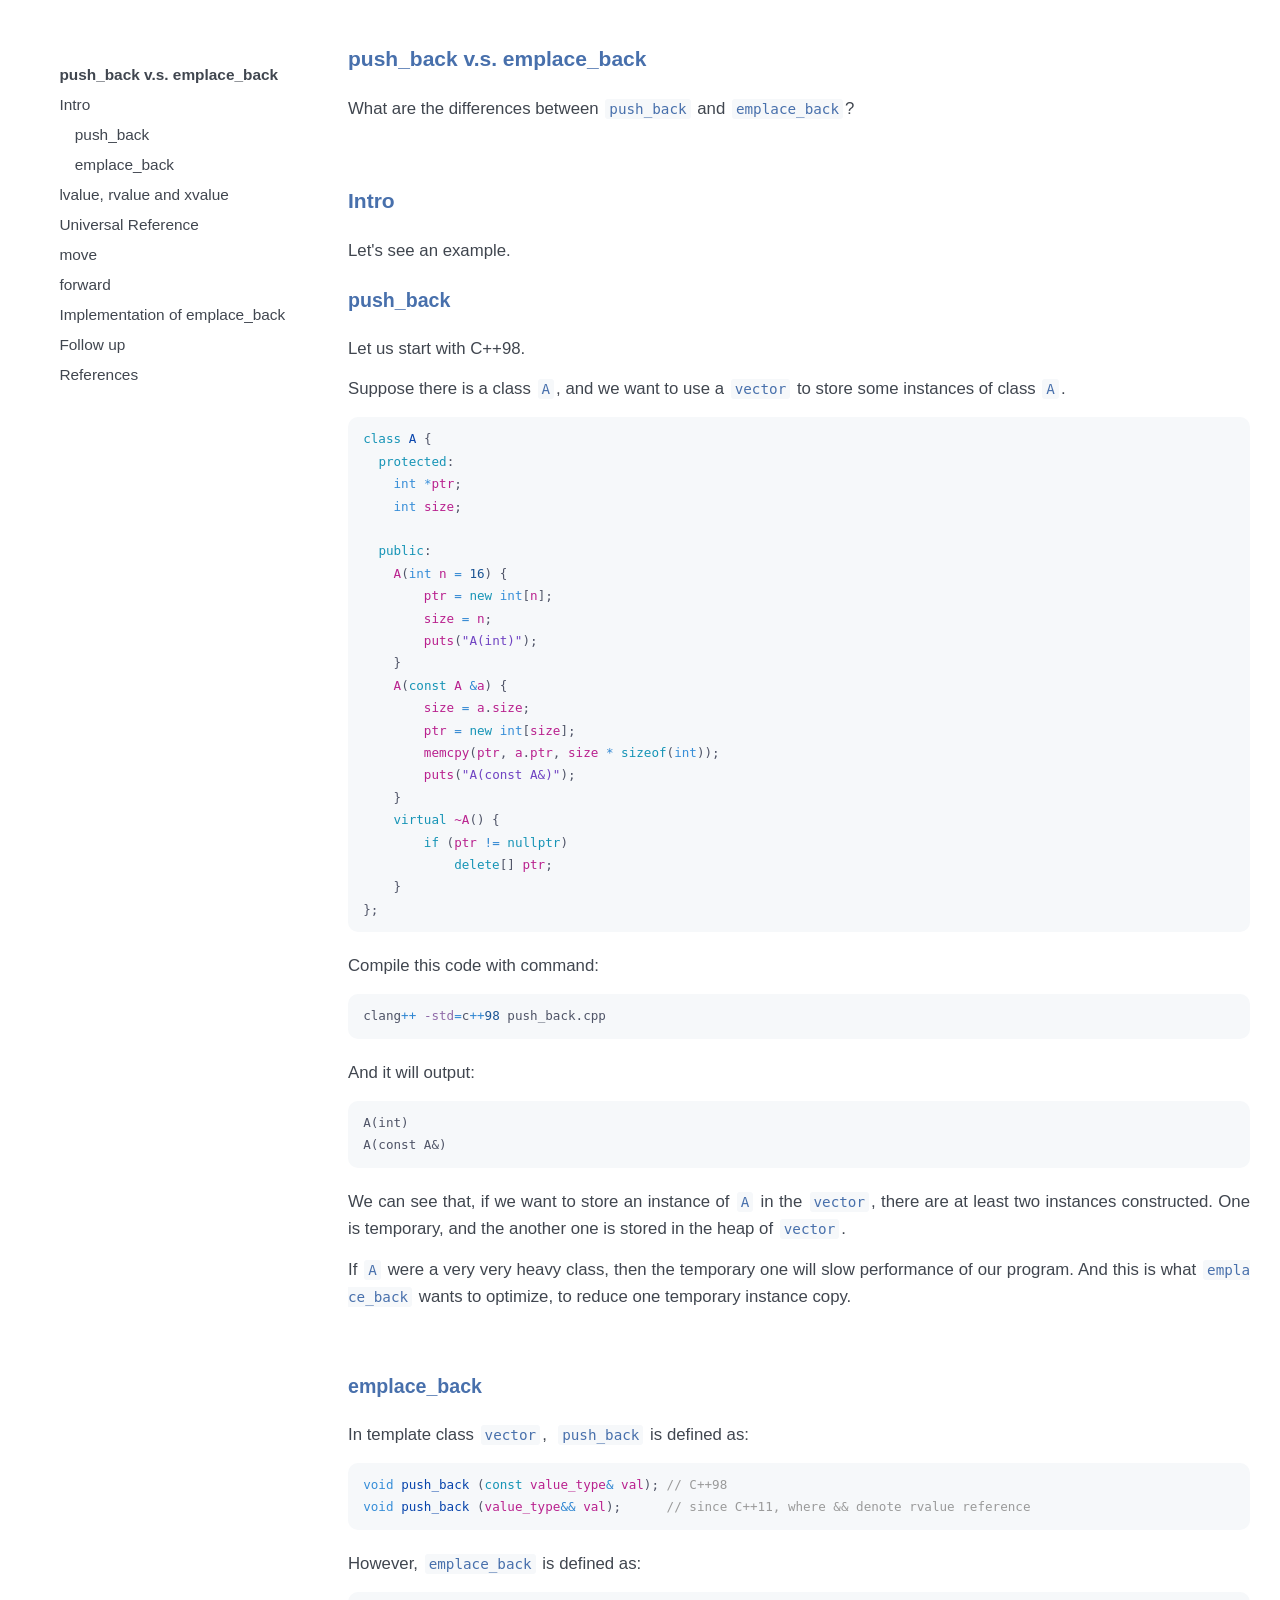
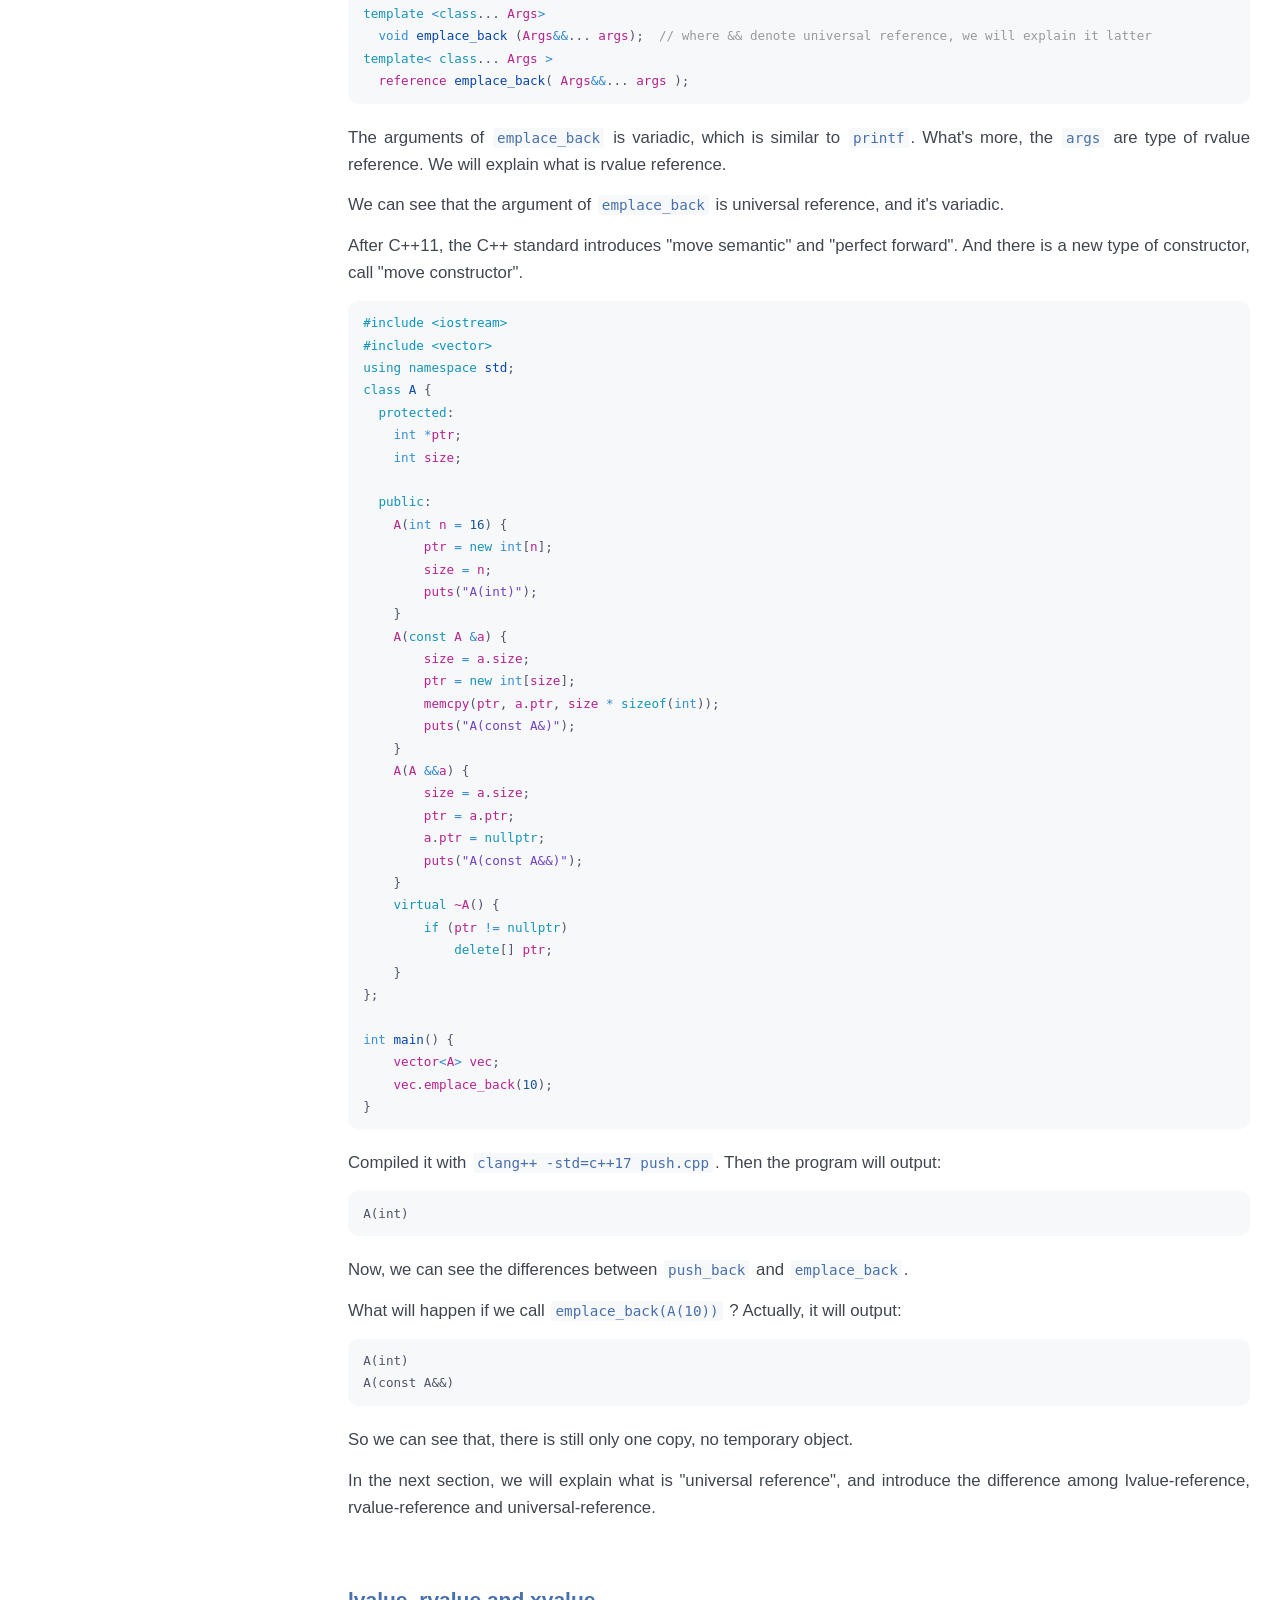
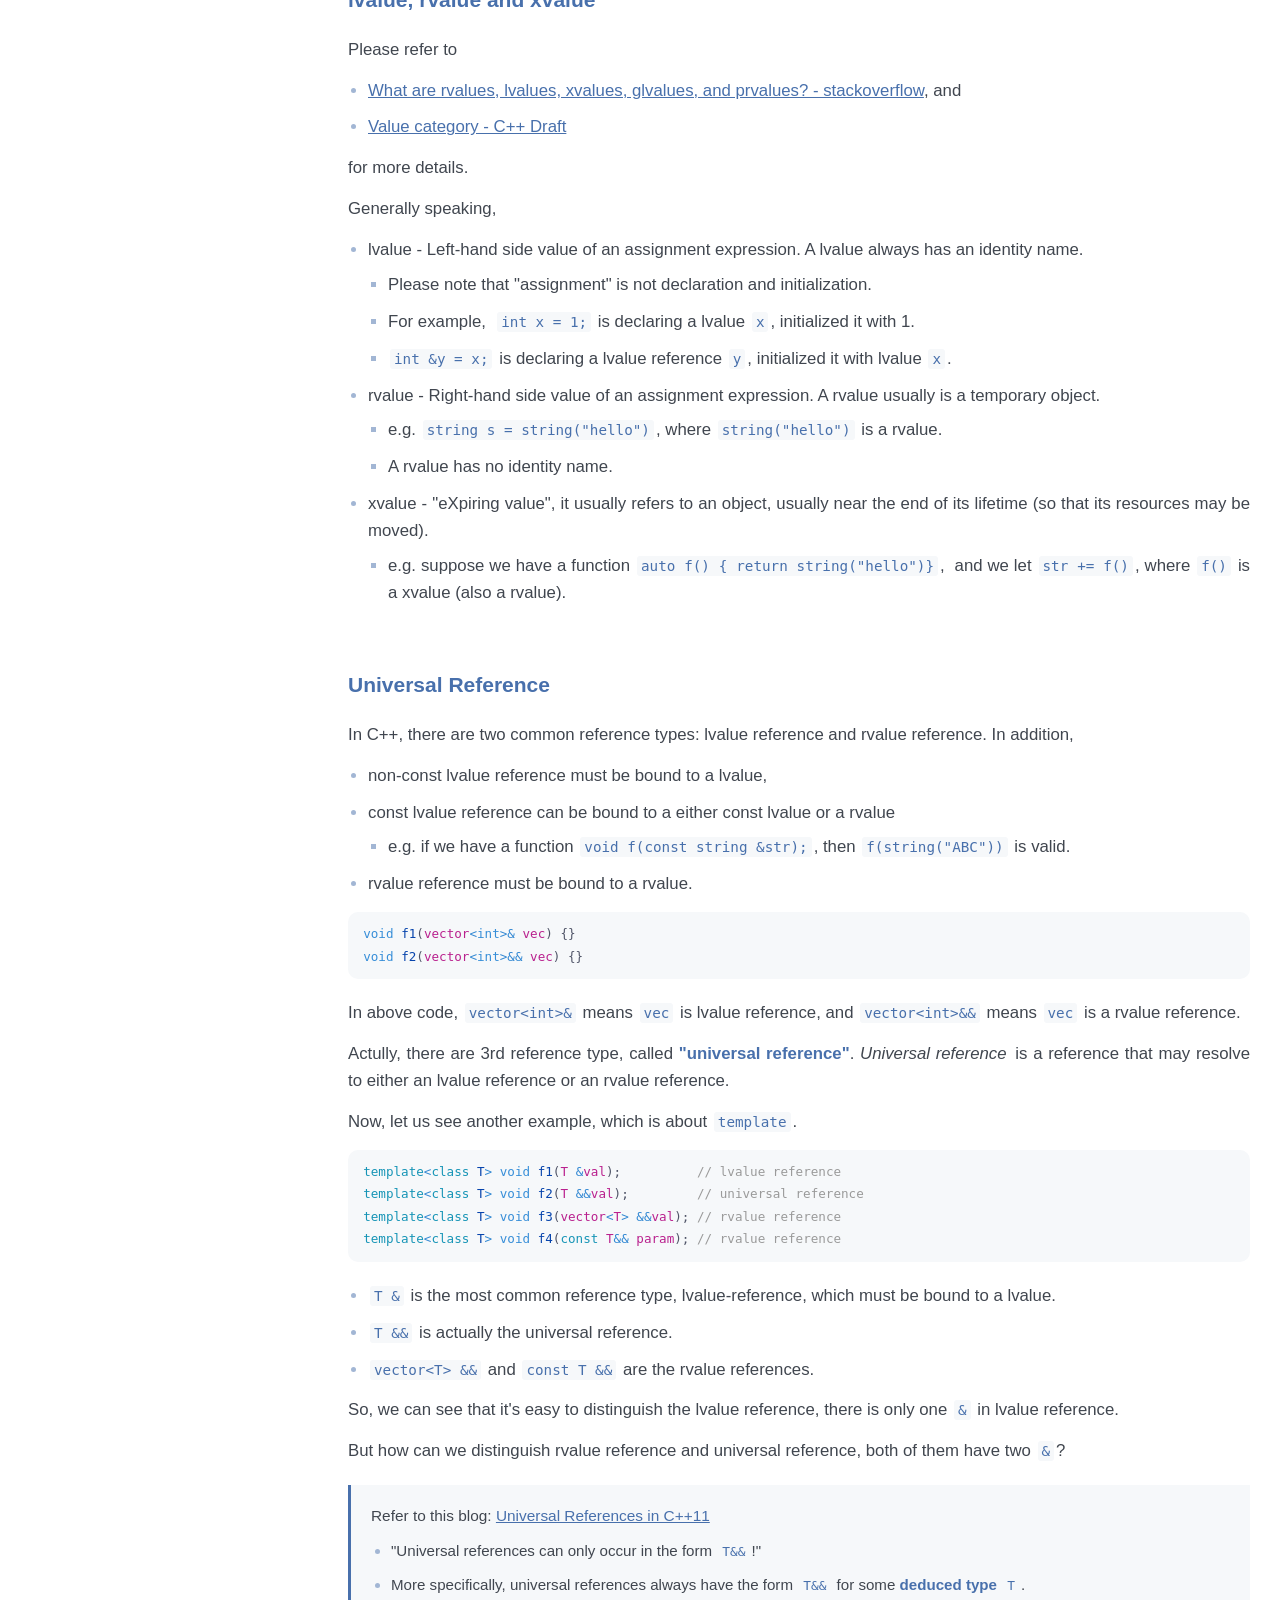
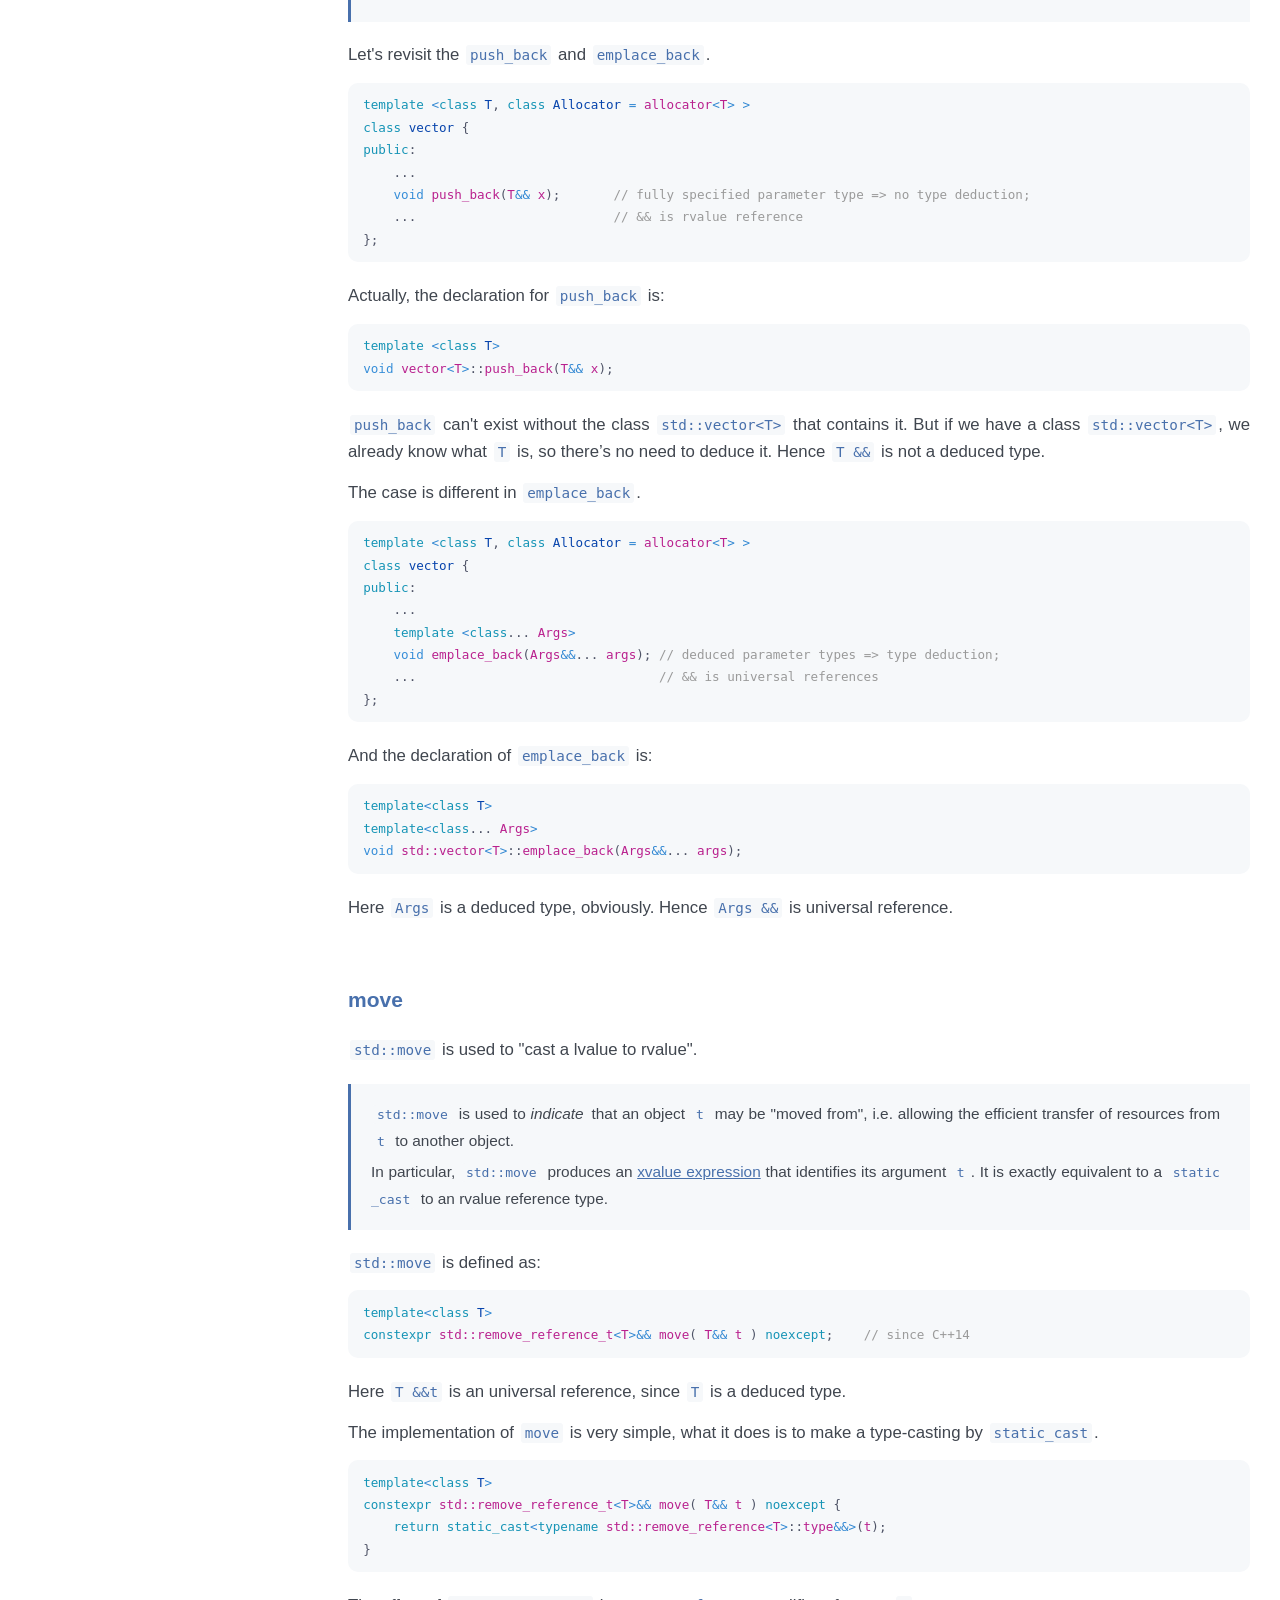
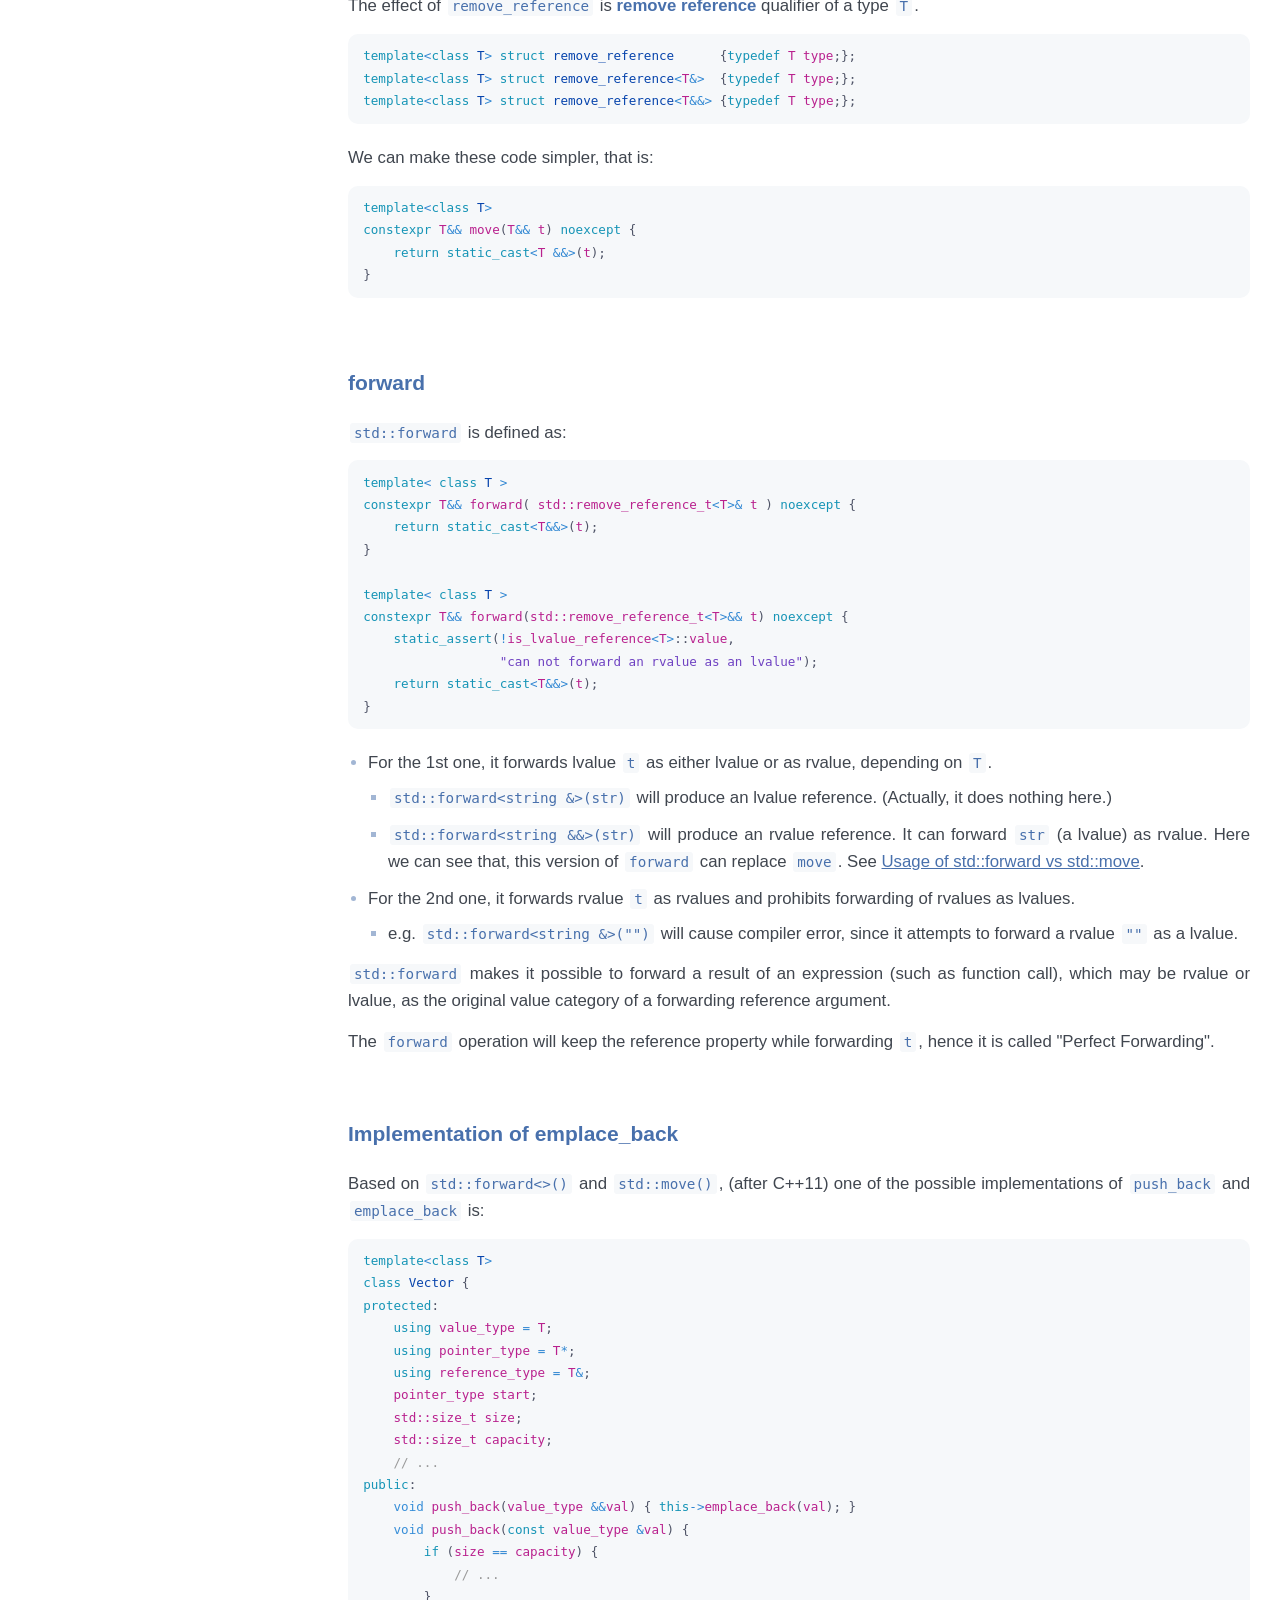
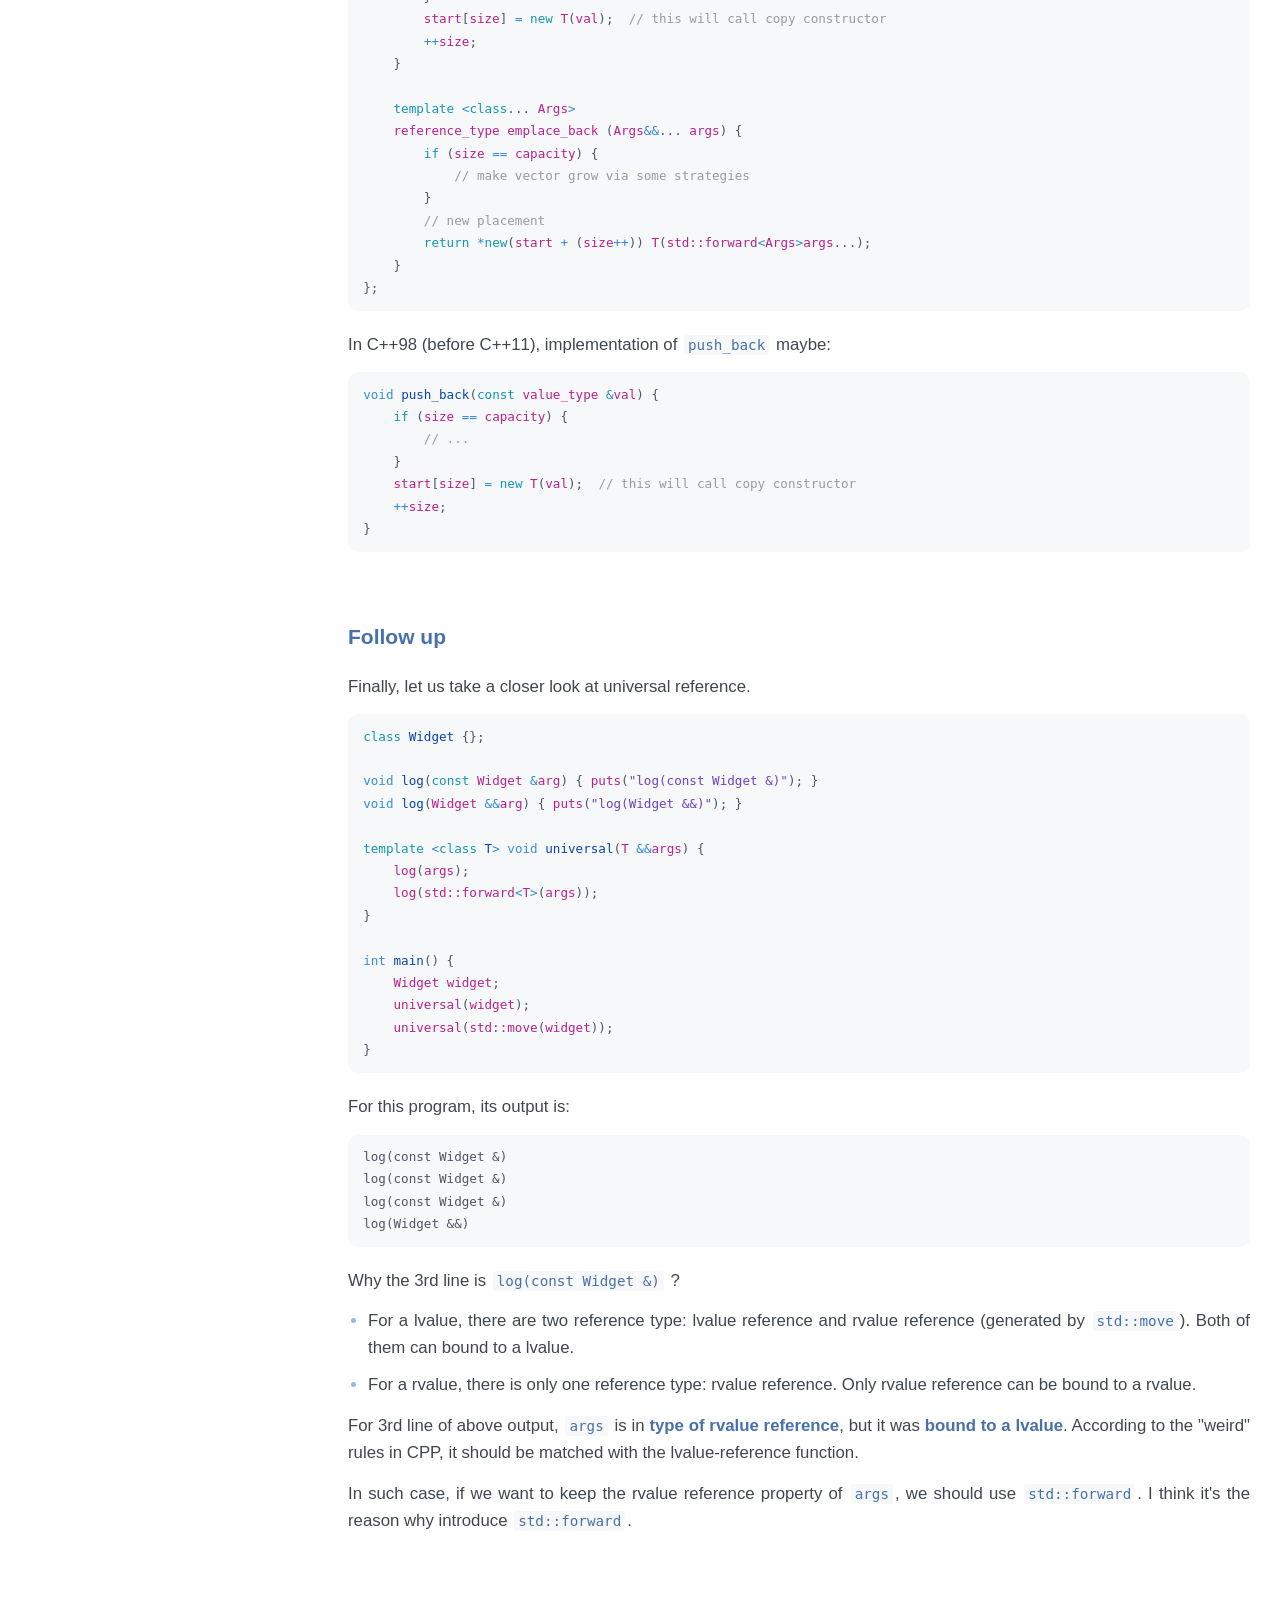
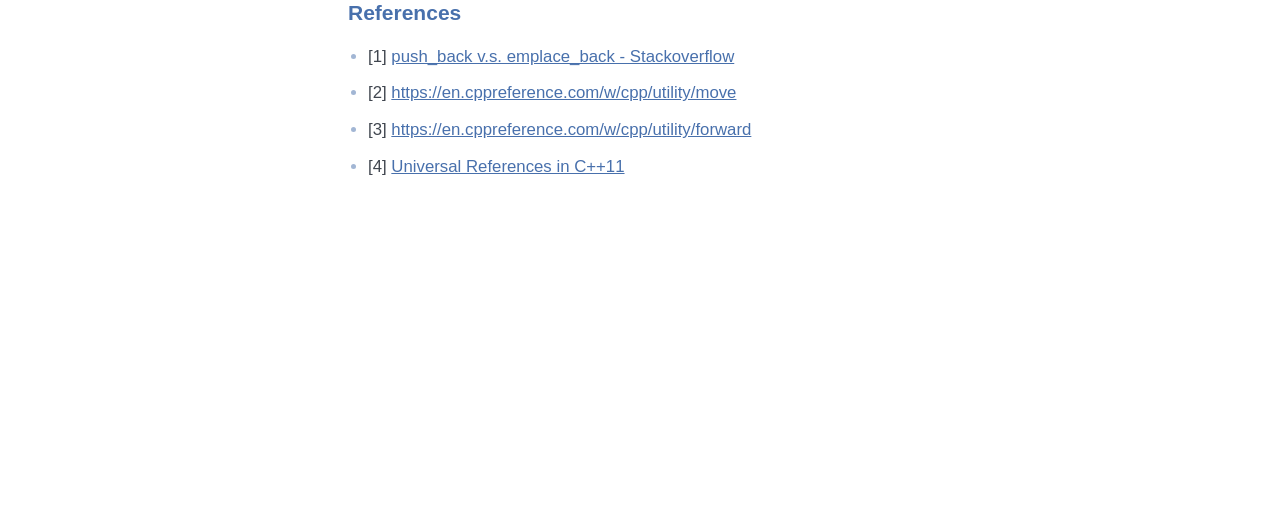
<file: blog/posts/push-vs-emplace.html>
<!doctype html>
<html>
<head>
<meta charset='UTF-8'><meta name='viewport' content='width=device-width initial-scale=1'>
<style type="text/css">
.outline-content { font-size: 1.1rem !important; line-height: 2.0rem; }
</style>
<style type='text/css'>html {overflow-x: initial !important;}:root { --bg-color: #ffffff; --text-color: #333333; --select-text-bg-color: #B5D6FC; --select-text-font-color: auto; --monospace: "Lucida Console",Consolas,"Courier",monospace; --title-bar-height: 20px; }
.mac-os-11 { --title-bar-height: 28px; }
html { font-size: 14px; background-color: var(--bg-color); color: var(--text-color); font-family: "Helvetica Neue", Helvetica, Arial, sans-serif; -webkit-font-smoothing: antialiased; }
body { margin: 0px; padding: 0px; height: auto; inset: 0px; font-size: 1rem; line-height: 1.42857143; overflow-x: hidden; background-image: inherit; background-size: inherit; background-attachment: inherit; background-origin: inherit; background-clip: inherit; background-color: inherit; tab-size: 4; background-position: inherit; background-repeat: inherit; }
iframe { margin: auto; }
a.url { word-break: break-all; }
a:active, a:hover { outline: 0px; }
.in-text-selection, ::selection { text-shadow: none; background: var(--select-text-bg-color); color: var(--select-text-font-color); }
#write { margin: 0px auto; height: auto; width: inherit; word-break: normal; word-wrap: break-word; position: relative; white-space: normal; overflow-x: visible; padding-top: 36px; }
#write.first-line-indent p { text-indent: 2em; }
#write.first-line-indent li p, #write.first-line-indent p * { text-indent: 0px; }
#write.first-line-indent li { margin-left: 2em; }
.for-image #write { padding-left: 8px; padding-right: 8px; }
body.typora-export { padding-left: 30px; padding-right: 30px; }
.typora-export .footnote-line, .typora-export li, .typora-export p { white-space: pre-wrap; }
.typora-export .task-list-item input { pointer-events: none; }
@media screen and (max-width: 500px) {
  body.typora-export { padding-left: 0px; padding-right: 0px; }
  #write { padding-left: 20px; padding-right: 20px; }
  .CodeMirror-sizer { margin-left: 0px !important; }
  .CodeMirror-gutters { display: none !important; }
}
#write li > figure:last-child { margin-bottom: 0.5rem; }
#write ol, #write ul { position: relative; }
img { max-width: 100%; vertical-align: middle; image-orientation: from-image; }
button, input, select, textarea { color: inherit; font-family: inherit; font-size: inherit; font-style: inherit; font-variant-caps: inherit; font-weight: inherit; font-stretch: inherit; line-height: inherit; }
input[type="checkbox"], input[type="radio"] { line-height: normal; padding: 0px; }
*, ::after, ::before { box-sizing: border-box; }
#write h1, #write h2, #write h3, #write h4, #write h5, #write h6, #write p, #write pre { width: inherit; }
#write h1, #write h2, #write h3, #write h4, #write h5, #write h6, #write p { position: relative; }
p { line-height: inherit; }
h1, h2, h3, h4, h5, h6 { break-after: avoid-page; break-inside: avoid; orphans: 4; }
p { orphans: 4; }
h1 { font-size: 2rem; }
h2 { font-size: 1.8rem; }
h3 { font-size: 1.6rem; }
h4 { font-size: 1.4rem; }
h5 { font-size: 1.2rem; }
h6 { font-size: 1rem; }
.md-math-block, .md-rawblock, h1, h2, h3, h4, h5, h6, p { margin-top: 1rem; margin-bottom: 1rem; }
.hidden { display: none; }
.md-blockmeta { color: rgb(204, 204, 204); font-weight: 700; font-style: italic; }
a { cursor: pointer; }
sup.md-footnote { padding: 2px 4px; background-color: rgba(238, 238, 238, 0.7); color: rgb(85, 85, 85); border-radius: 4px; cursor: pointer; }
sup.md-footnote a, sup.md-footnote a:hover { color: inherit; text-transform: inherit; text-decoration: inherit; }
#write input[type="checkbox"] { cursor: pointer; width: inherit; height: inherit; }
figure { overflow-x: auto; margin: 1.2em 0px; max-width: calc(100% + 16px); padding: 0px; }
figure > table { margin: 0px; }
tr { break-inside: avoid; break-after: auto; }
thead { display: table-header-group; }
table { border-collapse: collapse; border-spacing: 0px; width: 100%; overflow: auto; break-inside: auto; text-align: left; }
table.md-table td { min-width: 32px; }
.CodeMirror-gutters { border-right-width: 0px; background-color: inherit; }
.CodeMirror-linenumber { }
.CodeMirror { text-align: left; }
.CodeMirror-placeholder { opacity: 0.3; }
.CodeMirror pre { padding: 0px 4px; }
.CodeMirror-lines { padding: 0px; }
div.hr:focus { cursor: none; }
#write pre { white-space: pre-wrap; }
#write.fences-no-line-wrapping pre { white-space: pre; }
#write pre.ty-contain-cm { white-space: normal; }
.CodeMirror-gutters { margin-right: 4px; }
.md-fences { font-size: 0.9rem; display: block; break-inside: avoid; text-align: left; overflow: visible; white-space: pre; background-image: inherit; background-size: inherit; background-attachment: inherit; background-origin: inherit; background-clip: inherit; background-color: inherit; position: relative !important; background-position: inherit; background-repeat: inherit; }
.md-fences-adv-panel { width: 100%; margin-top: 10px; text-align: center; padding-top: 0px; padding-bottom: 8px; overflow-x: auto; }
#write .md-fences.mock-cm { white-space: pre-wrap; }
.md-fences.md-fences-with-lineno { padding-left: 0px; }
#write.fences-no-line-wrapping .md-fences.mock-cm { white-space: pre; overflow-x: auto; }
.md-fences.mock-cm.md-fences-with-lineno { padding-left: 8px; }
.CodeMirror-line, twitterwidget { break-inside: avoid; }
.footnotes { opacity: 0.8; font-size: 0.9rem; margin-top: 1em; margin-bottom: 1em; }
.footnotes + .footnotes { margin-top: 0px; }
.md-reset { margin: 0px; padding: 0px; border: 0px; outline: 0px; vertical-align: top; text-decoration: none; text-shadow: none; float: none; position: static; width: auto; height: auto; white-space: nowrap; cursor: inherit; line-height: normal; font-weight: 400; text-align: left; box-sizing: content-box; direction: ltr; background-position: 0px 0px; }
li div { padding-top: 0px; }
blockquote { margin: 1rem 0px; }
li .mathjax-block, li p { margin: 0.5rem 0px; }
li blockquote { margin: 1rem 0px; }
li { margin: 0px; position: relative; }
blockquote > :last-child { margin-bottom: 0px; }
blockquote > :first-child, li > :first-child { margin-top: 0px; }
.footnotes-area { color: rgb(136, 136, 136); margin-top: 0.714rem; padding-bottom: 0.143rem; white-space: normal; }
#write .footnote-line { white-space: pre-wrap; }
@media print {
  body, html { border: 1px solid transparent; height: 99%; break-after: avoid; break-before: avoid; font-variant-ligatures: no-common-ligatures; }
  #write { margin-top: 0px; padding-top: 0px; border-color: transparent !important; }
  .typora-export * { print-color-adjust: exact; }
  .typora-export #write { break-after: avoid; }
  .typora-export #write::after { height: 0px; }
  .is-mac table { break-inside: avoid; }
  .typora-export-show-outline .typora-export-sidebar { display: none; }
}
.footnote-line { margin-top: 0.714em; font-size: 0.7em; }
a img, img a { cursor: pointer; }
pre.md-meta-block { font-size: 0.8rem; min-height: 0.8rem; white-space: pre-wrap; background-color: rgb(204, 204, 204); display: block; overflow-x: hidden; }
p > .md-image:only-child:not(.md-img-error) img, p > img:only-child { display: block; margin: auto; }
#write.first-line-indent p > .md-image:only-child:not(.md-img-error) img { left: -2em; position: relative; }
p > .md-image:only-child { display: inline-block; width: 100%; }
#write .MathJax_Display { margin: 0.8em 0px 0px; }
.md-math-block { width: 100%; }
.md-math-block:not(:empty)::after { display: none; }
.MathJax_ref { fill: currentcolor; }
[contenteditable="true"]:active, [contenteditable="true"]:focus, [contenteditable="false"]:active, [contenteditable="false"]:focus { outline: 0px; box-shadow: none; }
.md-task-list-item { position: relative; list-style-type: none; }
.task-list-item.md-task-list-item { padding-left: 0px; }
.md-task-list-item > input { position: absolute; top: 0px; left: 0px; margin-left: -1.2em; margin-top: calc(1em - 10px); border: none; }
.math { font-size: 1rem; }
.md-toc { min-height: 3.58rem; position: relative; font-size: 0.9rem; border-radius: 10px; }
.md-toc-content { position: relative; margin-left: 0px; }
.md-toc-content::after, .md-toc::after { display: none; }
.md-toc-item { display: block; color: rgb(65, 131, 196); }
.md-toc-item a { text-decoration: none; }
.md-toc-inner:hover { text-decoration: underline; }
.md-toc-inner { display: inline-block; cursor: pointer; }
.md-toc-h1 .md-toc-inner { margin-left: 0px; font-weight: 700; }
.md-toc-h2 .md-toc-inner { margin-left: 2em; }
.md-toc-h3 .md-toc-inner { margin-left: 4em; }
.md-toc-h4 .md-toc-inner { margin-left: 6em; }
.md-toc-h5 .md-toc-inner { margin-left: 8em; }
.md-toc-h6 .md-toc-inner { margin-left: 10em; }
@media screen and (max-width: 48em) {
  .md-toc-h3 .md-toc-inner { margin-left: 3.5em; }
  .md-toc-h4 .md-toc-inner { margin-left: 5em; }
  .md-toc-h5 .md-toc-inner { margin-left: 6.5em; }
  .md-toc-h6 .md-toc-inner { margin-left: 8em; }
}
a.md-toc-inner { font-size: inherit; font-style: inherit; font-weight: inherit; line-height: inherit; }
.footnote-line a:not(.reversefootnote) { color: inherit; }
.md-attr { display: none; }
.md-fn-count::after { content: "."; }
code, pre, samp, tt { font-family: var(--monospace); }
kbd { margin: 0px 0.1em; padding: 0.1em 0.6em; font-size: 0.8em; color: rgb(36, 39, 41); background-color: rgb(255, 255, 255); border: 1px solid rgb(173, 179, 185); border-radius: 3px; box-shadow: rgba(12, 13, 14, 0.2) 0px 1px 0px, rgb(255, 255, 255) 0px 0px 0px 2px inset; white-space: nowrap; vertical-align: middle; }
.md-comment { color: rgb(162, 127, 3); opacity: 0.6; font-family: var(--monospace); }
code { text-align: left; }
a.md-print-anchor { white-space: pre !important; border: none !important; display: inline-block !important; position: absolute !important; width: 1px !important; right: 0px !important; outline: 0px !important; text-shadow: initial !important; background-position: 0px 0px !important; }
.os-windows.monocolor-emoji .md-emoji { font-family: "Segoe UI Symbol", sans-serif; }
.md-diagram-panel > svg { max-width: 100%; }
[lang="flow"] svg, [lang="mermaid"] svg { max-width: 100%; height: auto; }
[lang="mermaid"] .node text { font-size: 1rem; }
table tr th { border-bottom-width: 0px; }
video { max-width: 100%; display: block; margin: 0px auto; }
iframe { max-width: 100%; width: 100%; border: none; }
.highlight td, .highlight tr { border: 0px; }
mark { background-color: rgb(255, 255, 0); color: rgb(0, 0, 0); }
.md-html-inline .md-plain, .md-html-inline strong, mark .md-inline-math, mark strong { color: inherit; }
.md-expand mark .md-meta { opacity: 0.3 !important; }
mark .md-meta { color: rgb(0, 0, 0); }
@media print {
  .typora-export h1, .typora-export h2, .typora-export h3, .typora-export h4, .typora-export h5, .typora-export h6 { break-inside: avoid; }
}
.md-diagram-panel .messageText { stroke: none !important; }
.md-diagram-panel .start-state { fill: var(--node-fill); }
.md-diagram-panel .edgeLabel rect { opacity: 1 !important; }
.md-fences.md-fences-math { font-size: 1em; }
.md-fences-advanced:not(.md-focus) { padding: 0px; white-space: nowrap; border: 0px; }
.md-fences-advanced:not(.md-focus) { background-image: inherit; background-size: inherit; background-attachment: inherit; background-origin: inherit; background-clip: inherit; background-color: inherit; background-position: inherit; background-repeat: inherit; }
.typora-export-show-outline .typora-export-content { max-width: 1440px; margin: auto; display: flex; flex-direction: row; }
.typora-export-sidebar { width: 300px; font-size: 0.8rem; margin-top: 80px; margin-right: 18px; }
.typora-export-show-outline #write { --webkit-flex: 2; flex: 2 1 0%; }
.typora-export-sidebar .outline-content { position: fixed; top: 0px; max-height: 100%; overflow: hidden auto; padding-bottom: 30px; padding-top: 60px; width: 300px; }
@media screen and (max-width: 1024px) {
  .typora-export-sidebar, .typora-export-sidebar .outline-content { width: 240px; }
}
@media screen and (max-width: 800px) {
  .typora-export-sidebar { display: none; }
}
.outline-content li, .outline-content ul { margin-left: 0px; margin-right: 0px; padding-left: 0px; padding-right: 0px; list-style: none; }
.outline-content ul { margin-top: 0px; margin-bottom: 0px; }
.outline-content strong { font-weight: 400; }
.outline-expander { width: 1rem; height: 1.428571429rem; position: relative; display: table-cell; vertical-align: middle; cursor: pointer; padding-left: 4px; }
.outline-expander::before { content: ""; position: relative; font-family: Ionicons; display: inline-block; font-size: 8px; vertical-align: middle; }
.outline-item { padding-top: 3px; padding-bottom: 3px; cursor: pointer; }
.outline-expander:hover::before { content: ""; }
.outline-h1 > .outline-item { padding-left: 0px; }
.outline-h2 > .outline-item { padding-left: 1em; }
.outline-h3 > .outline-item { padding-left: 2em; }
.outline-h4 > .outline-item { padding-left: 3em; }
.outline-h5 > .outline-item { padding-left: 4em; }
.outline-h6 > .outline-item { padding-left: 5em; }
.outline-label { cursor: pointer; display: table-cell; vertical-align: middle; text-decoration: none; color: inherit; }
.outline-label:hover { text-decoration: underline; }
.outline-item:hover { border-color: rgb(245, 245, 245); background-color: var(--item-hover-bg-color); }
.outline-item:hover { margin-left: -28px; margin-right: -28px; border-left-width: 28px; border-left-style: solid; border-left-color: transparent; border-right-width: 28px; border-right-style: solid; border-right-color: transparent; }
.outline-item-single .outline-expander::before, .outline-item-single .outline-expander:hover::before { display: none; }
.outline-item-open > .outline-item > .outline-expander::before { content: ""; }
.outline-children { display: none; }
.info-panel-tab-wrapper { display: none; }
.outline-item-open > .outline-children { display: block; }
.typora-export .outline-item { padding-top: 1px; padding-bottom: 1px; }
.typora-export .outline-item:hover { margin-right: -8px; border-right-width: 8px; border-right-style: solid; border-right-color: transparent; }
.typora-export .outline-expander::before { content: "+"; font-family: inherit; top: -1px; }
.typora-export .outline-expander:hover::before, .typora-export .outline-item-open > .outline-item > .outline-expander::before { content: "−"; }
.typora-export-collapse-outline .outline-children { display: none; }
.typora-export-collapse-outline .outline-item-open > .outline-children, .typora-export-no-collapse-outline .outline-children { display: block; }
.typora-export-no-collapse-outline .outline-expander::before { content: "" !important; }
.typora-export-show-outline .outline-item-active > .outline-item .outline-label { font-weight: 700; }
.md-inline-math-container mjx-container { zoom: 0.95; }


.CodeMirror { height: auto; }
.CodeMirror.cm-s-inner { background-image: inherit; background-size: inherit; background-attachment: inherit; background-origin: inherit; background-clip: inherit; background-color: inherit; background-position: inherit; background-repeat: inherit; }
.CodeMirror-scroll { overflow: auto hidden; z-index: 3; }
.CodeMirror-gutter-filler, .CodeMirror-scrollbar-filler { background-color: rgb(255, 255, 255); }
.CodeMirror-gutters { border-right-width: 1px; border-right-style: solid; border-right-color: rgb(221, 221, 221); background-image: inherit; background-size: inherit; background-attachment: inherit; background-origin: inherit; background-clip: inherit; background-color: inherit; white-space: nowrap; background-position: inherit; background-repeat: inherit; }
.CodeMirror-linenumber { padding: 0px 3px 0px 5px; text-align: right; color: rgb(153, 153, 153); }
.cm-s-inner .cm-keyword { color: rgb(119, 0, 136); }
.cm-s-inner .cm-atom, .cm-s-inner.cm-atom { color: rgb(34, 17, 153); }
.cm-s-inner .cm-number { color: rgb(17, 102, 68); }
.cm-s-inner .cm-def { color: rgb(0, 0, 255); }
.cm-s-inner .cm-variable { color: rgb(0, 0, 0); }
.cm-s-inner .cm-variable-2 { color: rgb(0, 85, 170); }
.cm-s-inner .cm-variable-3 { color: rgb(0, 136, 85); }
.cm-s-inner .cm-string { color: rgb(170, 17, 17); }
.cm-s-inner .cm-property { color: rgb(0, 0, 0); }
.cm-s-inner .cm-operator { color: rgb(152, 26, 26); }
.cm-s-inner .cm-comment, .cm-s-inner.cm-comment { color: rgb(170, 85, 0); }
.cm-s-inner .cm-string-2 { color: rgb(255, 85, 0); }
.cm-s-inner .cm-meta { color: rgb(85, 85, 85); }
.cm-s-inner .cm-qualifier { color: rgb(85, 85, 85); }
.cm-s-inner .cm-builtin { color: rgb(51, 0, 170); }
.cm-s-inner .cm-bracket { color: rgb(153, 153, 119); }
.cm-s-inner .cm-tag { color: rgb(17, 119, 0); }
.cm-s-inner .cm-attribute { color: rgb(0, 0, 204); }
.cm-s-inner .cm-header, .cm-s-inner.cm-header { color: rgb(0, 0, 255); }
.cm-s-inner .cm-quote, .cm-s-inner.cm-quote { color: rgb(0, 153, 0); }
.cm-s-inner .cm-hr, .cm-s-inner.cm-hr { color: rgb(153, 153, 153); }
.cm-s-inner .cm-link, .cm-s-inner.cm-link { color: rgb(0, 0, 204); }
.cm-negative { color: rgb(221, 68, 68); }
.cm-positive { color: rgb(34, 153, 34); }
.cm-header, .cm-strong { font-weight: 700; }
.cm-del { text-decoration: line-through; }
.cm-em { font-style: italic; }
.cm-link { text-decoration: underline; }
.cm-error { color: red; }
.cm-invalidchar { color: red; }
.cm-constant { color: rgb(38, 139, 210); }
.cm-defined { color: rgb(181, 137, 0); }
div.CodeMirror span.CodeMirror-matchingbracket { color: rgb(0, 255, 0); }
div.CodeMirror span.CodeMirror-nonmatchingbracket { color: rgb(255, 34, 34); }
.cm-s-inner .CodeMirror-activeline-background { background-image: inherit; background-size: inherit; background-attachment: inherit; background-origin: inherit; background-clip: inherit; background-color: inherit; background-position: inherit; background-repeat: inherit; }
.CodeMirror { position: relative; overflow: hidden; }
.CodeMirror-scroll { height: 100%; outline: 0px; position: relative; box-sizing: content-box; background-image: inherit; background-size: inherit; background-attachment: inherit; background-origin: inherit; background-clip: inherit; background-color: inherit; background-position: inherit; background-repeat: inherit; }
.CodeMirror-sizer { position: relative; }
.CodeMirror-gutter-filler, .CodeMirror-hscrollbar, .CodeMirror-scrollbar-filler, .CodeMirror-vscrollbar { position: absolute; z-index: 6; display: none; outline: 0px; }
.CodeMirror-vscrollbar { right: 0px; top: 0px; overflow: hidden; }
.CodeMirror-hscrollbar { bottom: 0px; left: 0px; overflow: auto hidden; }
.CodeMirror-scrollbar-filler { right: 0px; bottom: 0px; }
.CodeMirror-gutter-filler { left: 0px; bottom: 0px; }
.CodeMirror-gutters { position: absolute; left: 0px; top: 0px; padding-bottom: 10px; z-index: 3; overflow-y: hidden; }
.CodeMirror-gutter { white-space: normal; height: 100%; box-sizing: content-box; padding-bottom: 30px; margin-bottom: -32px; display: inline-block; }
.CodeMirror-gutter-wrapper { position: absolute; z-index: 4; border: none !important; background-position: 0px 0px !important; }
.CodeMirror-gutter-background { position: absolute; top: 0px; bottom: 0px; z-index: 4; }
.CodeMirror-gutter-elt { position: absolute; cursor: default; z-index: 4; }
.CodeMirror-lines { cursor: text; }
.CodeMirror pre { border-radius: 0px; border-width: 0px; font-family: inherit; font-size: inherit; margin: 0px; white-space: pre; word-wrap: normal; color: inherit; z-index: 2; position: relative; overflow: visible; background-position: 0px 0px; }
.CodeMirror-wrap pre { word-wrap: break-word; white-space: pre-wrap; word-break: normal; }
.CodeMirror-code pre { border-right-width: 30px; border-right-style: solid; border-right-color: transparent; width: fit-content; }
.CodeMirror-wrap .CodeMirror-code pre { border-right-style: none; width: auto; }
.CodeMirror-linebackground { position: absolute; inset: 0px; z-index: 0; }
.CodeMirror-linewidget { position: relative; z-index: 2; overflow: auto; }
.CodeMirror-wrap .CodeMirror-scroll { overflow-x: hidden; }
.CodeMirror-measure { position: absolute; width: 100%; height: 0px; overflow: hidden; visibility: hidden; }
.CodeMirror-measure pre { position: static; }
.CodeMirror div.CodeMirror-cursor { position: absolute; visibility: hidden; border-right-style: none; width: 0px; }
.CodeMirror div.CodeMirror-cursor { visibility: hidden; }
.CodeMirror-focused div.CodeMirror-cursor { visibility: inherit; }
.cm-searching { background-color: rgba(255, 255, 0, 0.4); }
span.cm-underlined { text-decoration: underline; }
span.cm-strikethrough { text-decoration: line-through; }
.cm-tw-syntaxerror { color: rgb(255, 255, 255); background-color: rgb(153, 0, 0); }
.cm-tw-deleted { text-decoration: line-through; }
.cm-tw-header5 { font-weight: 700; }
.cm-tw-listitem:first-child { padding-left: 10px; }
.cm-tw-box { border-style: solid; border-right-width: 1px; border-bottom-width: 1px; border-left-width: 1px; border-color: inherit; border-top-width: 0px !important; }
.cm-tw-underline { text-decoration: underline; }
@media print {
  .CodeMirror div.CodeMirror-cursor { visibility: hidden; }
}


/* 
 *     Typora Theme - Lapis    /    Author - YiNN 
 *     https://github.com/YiNNx/typora-theme-lapis
 */

:root {
    --text-color: #40464f;
    /* Text */
    --primary-color: #4870ac;
    /* Primary Color */
    --bg-color: #ffffff;
    /* Background */

    --marker-color: #a2b6d4;
    /* List Marker */
    --highlight-color: #ffffb5c2;
    /* Highlight */
    --header-span-color: var(--primary-color);
    /* h2 Span Color */
    --block-bg-color: #f6f8fa;
    /* Block Background */

    /* Overwrite of Typora Base Color */
    --control-text-hover-color: #a2b6d4;
    --rawblock-edit-panel-bd: var(--block-bg-color);
    --item-hover-bg-color: rgb(246 248 250);
    --active-file-bg-color: var(--block-bg-color);
}

/*
 * Basic Style
 */

#write {
    max-width: 950px;
    font-size: 1.2rem;
    color: var(--text-color);
    line-height: 1.6;
    word-spacing: 0px;
    letter-spacing: 0px;
    word-break: break-word;
    word-wrap: break-word;
    text-align: justify;

    font-family: -apple-system,BlinkMacSystemFont,"Segoe UI","Georgia","Sitka Text","Noto Serif CJK SC","Microsoft YaHei",Arial,Helvetica,sans-serif;
    margin-bottom: 20rem;
}

/* Strong */

#write strong {
    color: var(--primary-color);
}

/* Link */

#write a {
    color: var(--primary-color);
}

#write .md-p a,
#write .md-heading a {
    text-decoration: none;
    word-wrap: break-word;
    border-bottom: 1px solid var(--primary-color);
    margin: 2px;
}

#write h2.md-heading a {
    text-decoration: underline;
    border-bottom: 0;
    text-decoration-thickness: 1.2px;
    text-underline-offset: 2px;
}

[md-inline=url],
[md-inline=link]>.md-content,
[md-inline=image]>.md-meta {
    word-break: break-all;
    font-weight: normal;
    padding-left: 0.15rem;
    padding-right: 0rem;
    color: var(--marker-color);
}


/* 
 * TOC
 */

.md-toc-content {
    font-family: "Noto Serif CJK SC","Microsoft YaHei";
}

.md-toc-content:empty:before {
    color: var(--primary-color);
}

#write div.md-toc-tooltip {
    font-family: "Noto Serif CJK SC","Microsoft YaHei";
    color: var(--primary-color);
    position: static;
    margin-top: 10px;
    background-color: var(--block-bg-color);
    line-height: 1.6rem;
    padding: 0.3rem 0.75rem;
    border-top: none;
    /* border-left: 2px solid var(--primary-color);
     */
    border-radius: .5rem;
}

.md-toc:focus .md-toc-content {
    border-color: var(--bg-color);
    margin: 9px -1px;
    margin-top: 9px;
}

.md-toc .md-toc-content {
    border-color: var(--bg-color);
    margin: 10px 0px;
    margin-top: 10px;
}


/* mark */

mark {
    background: var(--highlight-color);
    padding: 1px .15rem;
    border-radius: 1px;
    color: inherit;
}

/* 
 * Paragraph
 */

#write+p,
#write blockquote p {
    font-size: 1.1rem;
    padding-top: .2rem;
    padding-bottom: .2rem;
    margin: 0;
    line-height: 1.8rem;
    color: var(--text-color);
}

/*
 * Header
 */

#write h1,
#write h2,
#write h3,
#write h4,
#write h5,
#write h6 {
    font-family: -apple-system,BlinkMacSystemFont,"Segoe UI","Georgia","Sitka Text","Noto Serif CJK SC","Microsoft YaHei",Arial,Helvetica,sans-serif;
    padding: 0px;
    color: var(--primary-color);
}

#write h1 {
    text-align: center;
}

#write h2 {
    display: inline-block;
}


#write h2 strong {
    color: var(--bg-color);
}

#write h2 code {
    color: var(--bg-color);
    background-color: var(--header-span-color);
}

@media print {
    :root {
        --text-color: rgb(0, 0, 0);
    }
}

#write h1 {
    font-size: 2rem;
}

#write h2 {
    font-size: 1.5rem;
}

#write h3 {
    font-size: 1.4rem;
}

#write h4 {
    font-size: 1.2rem;
}

#write h5 {
    font-size: 1.1rem;
}

#write h6 {
    font-size: 1.1rem;
}

#write h1 {
    padding-top: 0.9rem;
    margin-bottom: 2.3rem;
}

#write h2 {
    margin: .3em 0;
}

#write h3 {
    margin: 1em 0 1em;
}

#write h4 {
    margin: 0.8em 0 0.8em;
}

#write h5 {
    margin: 0.6em 0 0.6em;
}

#write h6 {
    margin: 0.4em 0 0.4em;
}

/*
 * List
 */

::marker {
    font-weight: bold;
    color: var(--marker-color);
}

li.md-list-item {
    margin: 0.4rem 0;
}

#write ul,
#write ol {
    margin-top: 8px;
    margin-bottom: 8px;
    padding-left: 20px;
}

#write ul {
    list-style-type: disc;
}

#write em {
    padding: 0 3px 0 0;
}

#write ul ul {
    list-style-type: square;
}

#write ol {
    list-style-type: decimal;
}

#write li {
    margin-bottom: 10px;
}

#write li section {
    margin-top: 5px;
    margin-bottom: 5px;
    line-height: 1.7rem;
    text-align: justify;
    color: var(--text-color);
    font-weight: 500;
}

/*
 * Quote
 */
#write blockquote {
    display: block;
    font-size: .9em;
    overflow: auto;
    border-left: 3px solid var(--primary-color);
    padding: 15px 30px 15px 20px;
    margin-bottom: 20px;
    margin-top: 20px;
    background: var(--block-bg-color);
}

/*
 * Inline code
 */

#write code {
    color: var(--primary-color);
    font-size: 85%;
    font-weight: normal;
    word-wrap: break-word;
    padding: 2px 4px 2px;
    border-radius: 3px;
    margin: 2px;
    background-color: var(--block-bg-color);
    font-family: "monospace", "Menlo", "Monaco", "Consolas", "Courier New", "Noto Serif CJK SC", sans-serif;
    word-break: break-all;
}

/*
 * Img
 */
#write img {
    margin: 0 auto;
    max-width: 100%;
}

#write p>.md-image:only-child:not(.md-img-error) img,
#write p>img:only-child {
    filter: drop-shadow(#d2dff4 0px 0px 8px);
    border-radius: 3rem;
    display: block;
    margin: 0 auto;
    padding: 2rem;
}

/*
 * Table
 */
#write table.md-table {
    display: table;
    text-align: justify;
    overflow-x: auto;
    border-collapse: collapse;
    border-spacing: 0px;
    font-size: 1em;
    margin: 0px 0px 20px;
    width: 100%;
}

#write tbody {
    border: 0;
}

#write table.md-table tr {
    border: 0;
    border-top: 1px solid #ccc;
}

#write table.md-table tr th,
#write table.md-table tr td {
    font-size: 1rem;
    border: 1px solid #d9dfe4;
    padding: 5px 10px;
    text-align: justify;
}

#write table.md-table tr th {
    font-family: 'SourceHanSerifCN';
    text-align: center;
    min-width: 10rem;
    font-weight: bold;
    color: var(--primary-color);
}

#write table tr td:hover,
#write table tr th:hover {
    background-color: var(--block-bg-color);
}

table.md-table td {
    min-width: 32px;
}

/* Footnote */

sup.md-footnote {
    background-color: var(--block-bg-color);
    color: var(--primary-color);
}

.md-def-name {
    color: var(--primary-color);
}

/*
 * Math Script 
 */
.MathJax {
    font-size: 1.1rem;
}

.md-inline-math script {
    color: var(--primary-color);
}

.md-rawblock-control:not(.md-rawblock-tooltip) {
    background: var(--bg-color);
    color: var(--md-char-color);
}


.code-tooltip {
    box-shadow: none;
}

.md-rawblock-tooltip.md-rawblock-control {
    border-radius: 1rem;
}

.md-rawblock .md-rawblock-tooltip {
    inset: auto 0.3rem auto auto;
    transform: translateY(-120%);
}

/* 
 * Comment
 */
.md-comment {
    color: #a8a8a9;
    opacity: 1;
    font-family: "monospace", "Menlo", "Monaco", "Consolas", "Courier New", "Noto Serif CJK SC", sans-serif;
}

/*
 * Dividing line
 */
hr {
    margin-top: 20px;
    margin-bottom: 20px;
    border: 0;
    border-top: 2px solid #eef2f5;
    border-radius: 2px;
}

/* Checkbox */

#write input[type=checkbox] {
    width: 0;
}

.task-list-item input::before {
    content: "";
    display: inline-block;
    width: 1.0125rem;
    height: 1.0125rem;
    vertical-align: middle;
    text-align: center;
    border: 1px solid var(--marker-color);
    border-radius: 1.2rem;
    background-color: #fdfdfd;
    margin-left: -0.1rem;
    margin-right: 0.1rem;
    margin-top: -.6rem;
}

.task-list-item input:checked::before {
    content: '✓';
    font-weight: bold;
    -webkit-text-stroke: 1px var(--primary-color);
    color: var(--primary-color);
    background-color: var(--bg-color);
    font-size: 0.75rem;
    line-height: 0.8rem;
}

blockquote .task-list-item input::before {
    margin-top: .2rem;
}

/*
 * Sidebar
 */
#typora-sidebar {
    font-family: -apple-system,BlinkMacSystemFont,"Segoe UI","Georgia","Sitka Text","Noto Serif CJK SC","Microsoft YaHei",Arial,Helvetica,sans-serif;
    height: 100%;
    color: var(--text-color);
    font-size: 0.92rem;
    background-color: var(--bg-color);
}

#sidebar-content.sidebar-content {
    margin-top: .5rem;
}

.html-for-mac #write input[type=checkbox] {
    margin-top: 0.65rem;
}

.html-for-mac #write .task-list-item input::before {
    margin-top: -.85rem;
}


/*
 * Sidebar - FileNode
 */

.active-tab-files #info-panel-tab-file .info-panel-tab-border,
.active-tab-outline #info-panel-tab-outline .info-panel-tab-border,
.ty-show-search #info-panel-tab-search .info-panel-tab-border {
    border-radius: 10px;
    height: 1px;
    background-color: var(--primary-color);
}

.file-node-content {
    color: var(--primary-color);
    line-height: 1.6rem;
}

span.file-node-title-name-part {
    color: var(--text-color);
}

span.file-node-title-ext-part {
    color: var(--text-color);
}

.file-node-icon {
    padding-right: 0.2rem;
}

.file-tree-node.active>.file-node-background {
    border-left: 4px solid var(--primary-color);
    border-color: var(--primary-color);
}

/*
 * Sidebar - Outline
 */

#outline-content {
    height: 100%;
    overflow-x: hidden;
    line-height: 1.4rem;
    font-size: .96rem;
}

#outline-content .outline-active,
.pin-outline .outline-active {
    color: var(--primary-color);
}

.outline-item {
    padding-left: 2em;
    padding-top: 0;
}

/* Meta Block */

pre.md-meta-block {
    font-family: "monospace", "Menlo", "Monaco", "Consolas", "Courier New", "Noto Serif CJK SC", sans-serif;
    color: var(--primary-color);
    background: #f6f8fa;
    padding: 1.5rem;
    margin: -37px 0rem 3.8rem;
    /* border-radius: 1rem; */
    filter: drop-shadow(#d2dff4 0px 3px 3px);
    /* border-top: 1px solid var(--primary-color); */
    /* border-bottom: 1px solid var(--primary-color); */
}

pre.md-fences-advanced.md-focus .md-fences-adv-panel {
    border-radius: .8rem;
}

/*
 * Scrollbar
 */

#outline-content::-webkit-scrollbar {
    width: .5rem;
}

#file-library::-webkit-scrollbar {
    width: .5rem;
}

::-webkit-scrollbar-track {
    border-radius: 10px;
}

::-webkit-scrollbar-thumb {
    border-radius: 10px;
    background: rgba(179, 179, 179, 0.425);
}

::-webkit-scrollbar {
    width: 1rem;
}

/* 
 * Code Block - Style
 */

.md-fences:before {
    content: ' ';
    display: block;
    width: 100%;
    background-size: 40px;
    background-repeat: no-repeat;
    background-color: #282c34;
    margin-bottom: -7px;
    border-radius: 5px;
    background-position: 10px 10px;
}

.CodeMirror-wrap .CodeMirror-scroll {
    overflow-x: auto;
}

.md-fences .cm-s-inner.CodeMirror {
    margin: 1.5rem 0;
}

.cm-s-inner.CodeMirror {
    padding: 0.8rem;
    color: #4f5467;
    font-family: "monospace", "Menlo", "Monaco", "Consolas", "Courier New", "Noto Serif CJK SC", sans-serif;
    border-radius: 10px;
    background-color: var(--block-bg-color);
    /* border: 1px solid #eef2f5;*/
    line-height: 1.6rem;
}

.CodeMirror-gutters {
    border-right: 1px solid #a2b6d452;
    background: inherit;
    white-space: nowrap;
}

.CodeMirror-linenumber {
    padding: 0 3px 0 5px;
    text-align: right;
    color: var(--primary-color);
}

/* 
 * Code Block - Color Scheme
 */

.cm-s-inner .cm-keyword {
    color: #1694b6 !important;
}

.cm-s-inner .cm-operator {
    color: #2f86d2 !important;
}

.cm-s-inner .cm-variable,
.cm-s-inner .cm-builtin,
.cm-s-inner .cm-header,
.cm-s-inner .cm-tag,
.cm-s-inner .cm-property,
.cm-s-inner .cm-quote {
    color: #b9218e !important;
}

.cm-s-inner .cm-variable-2 {
    color: #7aadad !important;
}

.cm-s-inner .cm-variable-3,
.cm-s-inner .cm-type,
.cm-s-inner .cm-atom {
    color: #378ed8 !important;
}

.cm-s-inner .cm-number {
    color: #1a5494 !important;
}

.cm-s-inner .cm-def,
.cm-s-inner .cm-qualifier {
    color: #0744ac !important;
}

.cm-s-inner .cm-string {
    color: #6f42c2 !important;
}

.cm-s-inner .cm-string-2 {
    color: #27638f !important;
}

.cm-s-inner .cm-comment {
    color: #9a9a9a !important;
}

.cm-s-inner .cm-meta {
    color: #0b93be !important;
}

.cm-s-inner .cm-attribute {
    color: #8f6aa8 !important;
}

.cm-s-inner .cm-error {
    color: rgba(255, 255, 255, 1) !important;
    background-color: #b9218e40 !important;
}

.cm-s-inner .CodeMirror-matchingbracket {
    text-decoration: underline;
    color: white !important;
}

.CodeMirror div.CodeMirror-cursor {
    border-left: 1px solid var(--primary-color);
    z-index: 3;
}

.cm-s-inner div.CodeMirror-selected {
    background: rgba(167, 178, 189, 0.2) !important;
}

.cm-s-inner.CodeMirror-focused div.CodeMirror-selected {
    background: rgba(167, 178, 189, 0.2) !important;
}

.cm-s-inner .CodeMirror-selected,
.cm-s-inner .CodeMirror-selectedtext {
    background-color: rgba(167, 178, 189, 0.0) !important;
}

.cm-s-inner .CodeMirror-line::-moz-selection,
.cm-s-inner .CodeMirror-line>span::-moz-selection,
.cm-s-inner .CodeMirror-line>span>span::-moz-selection {
    background-color: rgba(167, 178, 189, 0.2);
}

.cm-s-inner .CodeMirror-line::selection,
.cm-s-inner .CodeMirror-line>span::selection,
.cm-s-inner .CodeMirror-line>span>span::selection {
    background-color: rgba(167, 178, 189, 0.2);
}

.md-rawblock .md-rawblock-tooltip {
    inset: auto 0.3rem auto auto;
    transform: translateY(-120%);
}

/*
 * Sitting - Unibody
 */

.megamenu-menu-header {
    border: none;
    color: var(--text-color);
}

.megamenu-menu-header #megamenu-back-btn,
.megamenu-menu-header .megamenu-menu-header-title-back,
.megamenu-menu-header .megamenu-menu-header-title-menu {
    color: var(--text-color);
}

.megamenu-menu {
    background-color: var(--bg-color);
    color: var(--text-color);
    box-shadow: none !important;
}

header,
#megamenu-content {
    background-color: var(--bg-color);
    background-image: none !important;
}

 @media print { @page {margin: 0 0 0 0;} body.typora-export {padding-left: 0; padding-right: 0;} #write {padding:0;}}
</style><title>push-vs-emplace</title>
</head>
<body class='typora-export typora-export-show-outline typora-export-no-collapse-outline'><div class='typora-export-content'>
<div class="typora-export-sidebar"><div class="outline-content"><li class="outline-item-wrapper outline-h2"><div class="outline-item"><span class="outline-expander"></span><a class="outline-label" href="#pushback-vs-emplaceback">push_back v.s. emplace_back</a></div><ul class="outline-children"></ul></li><li class="outline-item-wrapper outline-h2"><div class="outline-item"><span class="outline-expander"></span><a class="outline-label" href="#intro">Intro</a></div><ul class="outline-children"><li class="outline-item-wrapper outline-h3"><div class="outline-item"><span class="outline-expander"></span><a class="outline-label" href="#pushback">push_back</a></div><ul class="outline-children"></ul></li><li class="outline-item-wrapper outline-h3"><div class="outline-item"><span class="outline-expander"></span><a class="outline-label" href="#emplaceback">emplace_back</a></div><ul class="outline-children"></ul></li></ul></li><li class="outline-item-wrapper outline-h2"><div class="outline-item"><span class="outline-expander"></span><a class="outline-label" href="#lvalue-rvalue-and-xvalue">lvalue, rvalue and xvalue</a></div><ul class="outline-children"></ul></li><li class="outline-item-wrapper outline-h2"><div class="outline-item"><span class="outline-expander"></span><a class="outline-label" href="#universal-reference">Universal Reference</a></div><ul class="outline-children"></ul></li><li class="outline-item-wrapper outline-h2"><div class="outline-item"><span class="outline-expander"></span><a class="outline-label" href="#move">move</a></div><ul class="outline-children"></ul></li><li class="outline-item-wrapper outline-h2"><div class="outline-item"><span class="outline-expander"></span><a class="outline-label" href="#forward">forward</a></div><ul class="outline-children"></ul></li><li class="outline-item-wrapper outline-h2"><div class="outline-item"><span class="outline-expander"></span><a class="outline-label" href="#implementation-of-emplaceback">Implementation of emplace_back</a></div><ul class="outline-children"></ul></li><li class="outline-item-wrapper outline-h2"><div class="outline-item"><span class="outline-expander"></span><a class="outline-label" href="#follow-up">Follow up</a></div><ul class="outline-children"></ul></li><li class="outline-item-wrapper outline-h2"><div class="outline-item"><span class="outline-expander"></span><a class="outline-label" href="#references">References</a></div><ul class="outline-children"></ul></li></div></div><div id='write'  class=''><h2 id='pushback-vs-emplaceback'><span>push_back v.s. emplace_back</span></h2><p><span>What are the differences between </span><code>push_back</code><span> and </span><code>emplace_back</code><span>?</span></p><p>&nbsp;</p><h2 id='intro'><span>Intro</span></h2><p><span>Let&#39;s see an example.</span></p><h3 id='pushback'><span>push_back</span></h3><p><span>Let us start with C++98.</span></p><p><span>Suppose there is a class </span><code>A</code><span>, and we want to use a </span><code>vector</code><span> to store some instances of class </span><code>A</code><span>.</span></p><pre class="md-fences md-end-block ty-contain-cm modeLoaded" spellcheck="false" lang="cpp" style="break-inside: unset;"><div class="CodeMirror cm-s-inner cm-s-null-scroll CodeMirror-wrap" lang="cpp"><div style="overflow: hidden; position: relative; width: 3px; height: 0px; top: 20.1875px; left: 15.1875px;"><textarea autocorrect="off" autocapitalize="off" spellcheck="false" tabindex="0" style="position: absolute; bottom: -1em; padding: 0px; width: 1000px; height: 1em; outline: none;"></textarea></div><div class="CodeMirror-scrollbar-filler" cm-not-content="true"></div><div class="CodeMirror-gutter-filler" cm-not-content="true"></div><div class="CodeMirror-scroll" tabindex="-1"><div class="CodeMirror-sizer" style="margin-left: 0px; margin-bottom: 0px; border-right-width: 0px; padding-right: 0px; padding-bottom: 0px;"><div style="position: relative; top: 0px;"><div class="CodeMirror-lines" role="presentation"><div role="presentation" style="position: relative; outline: none;"><div class="CodeMirror-measure"></div><div class="CodeMirror-measure"></div><div style="position: relative; z-index: 1;"></div><div class="CodeMirror-code" role="presentation" style=""><div class="CodeMirror-activeline" style="position: relative;"><div class="CodeMirror-activeline-background CodeMirror-linebackground"></div><div class="CodeMirror-gutter-background CodeMirror-activeline-gutter" style="left: 0px; width: 0px;"></div><pre class=" CodeMirror-line " role="presentation"><span role="presentation" style="padding-right: 0.1px;"><span class="cm-keyword">class</span> <span class="cm-def">A</span> {</span></pre></div><pre class=" CodeMirror-line " role="presentation"><span role="presentation" style="padding-right: 0.1px;"> &nbsp;<span class="cm-keyword">protected</span>:</span></pre><pre class=" CodeMirror-line " role="presentation"><span role="presentation" style="padding-right: 0.1px;"> &nbsp; &nbsp;<span class="cm-variable-3">int</span> <span class="cm-variable-3">*</span><span class="cm-variable">ptr</span>;</span></pre><pre class=" CodeMirror-line " role="presentation"><span role="presentation" style="padding-right: 0.1px;"> &nbsp; &nbsp;<span class="cm-variable-3">int</span> <span class="cm-variable">size</span>;</span></pre><pre class=" CodeMirror-line " role="presentation"><span role="presentation" style="padding-right: 0.1px;"><span cm-text="" cm-zwsp="">
</span></span></pre><pre class=" CodeMirror-line " role="presentation"><span role="presentation" style="padding-right: 0.1px;"> &nbsp;<span class="cm-keyword">public</span>:</span></pre><pre class=" CodeMirror-line " role="presentation"><span role="presentation" style="padding-right: 0.1px;"> &nbsp; &nbsp;<span class="cm-variable">A</span>(<span class="cm-variable-3">int</span> <span class="cm-variable">n</span> <span class="cm-operator">=</span> <span class="cm-number">16</span>) {</span></pre><pre class=" CodeMirror-line " role="presentation"><span role="presentation" style="padding-right: 0.1px;"> &nbsp; &nbsp; &nbsp; &nbsp;<span class="cm-variable">ptr</span> <span class="cm-operator">=</span> <span class="cm-keyword">new</span> <span class="cm-variable-3">int</span>[<span class="cm-variable">n</span>];</span></pre><pre class=" CodeMirror-line " role="presentation"><span role="presentation" style="padding-right: 0.1px;"> &nbsp; &nbsp; &nbsp; &nbsp;<span class="cm-variable">size</span> <span class="cm-operator">=</span> <span class="cm-variable">n</span>;</span></pre><pre class=" CodeMirror-line " role="presentation"><span role="presentation" style="padding-right: 0.1px;"> &nbsp; &nbsp; &nbsp; &nbsp;<span class="cm-variable">puts</span>(<span class="cm-string">"A(int)"</span>);</span></pre><pre class=" CodeMirror-line " role="presentation"><span role="presentation" style="padding-right: 0.1px;"> &nbsp;  }</span></pre><pre class=" CodeMirror-line " role="presentation"><span role="presentation" style="padding-right: 0.1px;"> &nbsp; &nbsp;<span class="cm-variable">A</span>(<span class="cm-keyword">const</span> <span class="cm-variable">A</span> <span class="cm-operator">&amp;</span><span class="cm-variable">a</span>) {</span></pre><pre class=" CodeMirror-line " role="presentation"><span role="presentation" style="padding-right: 0.1px;"> &nbsp; &nbsp; &nbsp; &nbsp;<span class="cm-variable">size</span> <span class="cm-operator">=</span> <span class="cm-variable">a</span>.<span class="cm-variable">size</span>;</span></pre><pre class=" CodeMirror-line " role="presentation"><span role="presentation" style="padding-right: 0.1px;"> &nbsp; &nbsp; &nbsp; &nbsp;<span class="cm-variable">ptr</span> <span class="cm-operator">=</span> <span class="cm-keyword">new</span> <span class="cm-variable-3">int</span>[<span class="cm-variable">size</span>];</span></pre><pre class=" CodeMirror-line " role="presentation"><span role="presentation" style="padding-right: 0.1px;"> &nbsp; &nbsp; &nbsp; &nbsp;<span class="cm-variable">memcpy</span>(<span class="cm-variable">ptr</span>, <span class="cm-variable">a</span>.<span class="cm-variable">ptr</span>, <span class="cm-variable">size</span> <span class="cm-operator">*</span> <span class="cm-keyword">sizeof</span>(<span class="cm-variable-3">int</span>));</span></pre><pre class=" CodeMirror-line " role="presentation"><span role="presentation" style="padding-right: 0.1px;"> &nbsp; &nbsp; &nbsp; &nbsp;<span class="cm-variable">puts</span>(<span class="cm-string">"A(const A&amp;)"</span>);</span></pre><pre class=" CodeMirror-line " role="presentation"><span role="presentation" style="padding-right: 0.1px;"> &nbsp;  }</span></pre><pre class=" CodeMirror-line " role="presentation"><span role="presentation" style="padding-right: 0.1px;"> &nbsp; &nbsp;<span class="cm-keyword">virtual</span> <span class="cm-variable">~A</span>() {</span></pre><pre class=" CodeMirror-line " role="presentation"><span role="presentation" style="padding-right: 0.1px;"> &nbsp; &nbsp; &nbsp; &nbsp;<span class="cm-keyword">if</span> (<span class="cm-variable">ptr</span> <span class="cm-operator">!=</span> <span class="cm-keyword">nullptr</span>)</span></pre><pre class=" CodeMirror-line " role="presentation"><span role="presentation" style="padding-right: 0.1px;"> &nbsp; &nbsp; &nbsp; &nbsp; &nbsp; &nbsp;<span class="cm-keyword">delete</span>[] <span class="cm-variable">ptr</span>;</span></pre><pre class=" CodeMirror-line " role="presentation"><span role="presentation" style="padding-right: 0.1px;"> &nbsp;  }</span></pre><pre class=" CodeMirror-line " role="presentation"><span role="presentation" style="padding-right: 0.1px;">};</span></pre></div></div></div></div></div><div style="position: absolute; height: 0px; width: 1px; border-bottom-width: 0px; border-bottom-style: solid; border-bottom-color: transparent; top: 484px;"></div><div class="CodeMirror-gutters" style="display: none; height: 484px;"></div></div></div></pre><p><span>Compile this code with command:</span></p><pre class="md-fences md-end-block ty-contain-cm modeLoaded" spellcheck="false" lang="shell"><div class="CodeMirror cm-s-inner cm-s-null-scroll CodeMirror-wrap" lang="shell"><div style="overflow: hidden; position: relative; width: 3px; height: 0px; top: 20.1875px; left: 15.1875px;"><textarea autocorrect="off" autocapitalize="off" spellcheck="false" tabindex="0" style="position: absolute; bottom: -1em; padding: 0px; width: 1000px; height: 1em; outline: none;"></textarea></div><div class="CodeMirror-scrollbar-filler" cm-not-content="true"></div><div class="CodeMirror-gutter-filler" cm-not-content="true"></div><div class="CodeMirror-scroll" tabindex="-1"><div class="CodeMirror-sizer" style="margin-left: 0px; margin-bottom: 0px; border-right-width: 0px; padding-right: 0px; padding-bottom: 0px;"><div style="position: relative; top: 0px;"><div class="CodeMirror-lines" role="presentation"><div role="presentation" style="position: relative; outline: none;"><div class="CodeMirror-measure"></div><div class="CodeMirror-measure"></div><div style="position: relative; z-index: 1;"></div><div class="CodeMirror-code" role="presentation"><div class="CodeMirror-activeline" style="position: relative;"><div class="CodeMirror-activeline-background CodeMirror-linebackground"></div><div class="CodeMirror-gutter-background CodeMirror-activeline-gutter" style="left: 0px; width: 0px;"></div><pre class=" CodeMirror-line " role="presentation"><span role="presentation" style="padding-right: 0.1px;">clang<span class="cm-operator">++</span> <span class="cm-attribute">-std</span><span class="cm-operator">=</span>c<span class="cm-operator">++</span><span class="cm-number">98</span> push_back.cpp</span></pre></div></div></div></div></div></div><div style="position: absolute; height: 0px; width: 1px; border-bottom-width: 0px; border-bottom-style: solid; border-bottom-color: transparent; top: 22px;"></div><div class="CodeMirror-gutters" style="display: none; height: 22px;"></div></div></div></pre><p><span>And it will output:</span></p><pre class="md-fences md-end-block ty-contain-cm modeLoaded" spellcheck="false" lang=""><div class="CodeMirror cm-s-inner cm-s-null-scroll CodeMirror-wrap" lang=""><div style="overflow: hidden; position: relative; width: 3px; height: 0px; top: 20.1875px; left: 15.1875px;"><textarea autocorrect="off" autocapitalize="off" spellcheck="false" tabindex="0" style="position: absolute; bottom: -1em; padding: 0px; width: 1000px; height: 1em; outline: none;"></textarea></div><div class="CodeMirror-scrollbar-filler" cm-not-content="true"></div><div class="CodeMirror-gutter-filler" cm-not-content="true"></div><div class="CodeMirror-scroll" tabindex="-1"><div class="CodeMirror-sizer" style="margin-left: 0px; margin-bottom: 0px; border-right-width: 0px; padding-right: 0px; padding-bottom: 0px;"><div style="position: relative; top: 0px;"><div class="CodeMirror-lines" role="presentation"><div role="presentation" style="position: relative; outline: none;"><div class="CodeMirror-measure"></div><div class="CodeMirror-measure"></div><div style="position: relative; z-index: 1;"></div><div class="CodeMirror-code" role="presentation"><div class="CodeMirror-activeline" style="position: relative;"><div class="CodeMirror-activeline-background CodeMirror-linebackground"></div><div class="CodeMirror-gutter-background CodeMirror-activeline-gutter" style="left: 0px; width: 0px;"></div><pre class=" CodeMirror-line " role="presentation"><span role="presentation" style="padding-right: 0.1px;">A(int)</span></pre></div><pre class=" CodeMirror-line " role="presentation"><span role="presentation" style="padding-right: 0.1px;">A(const A&amp;)</span></pre></div></div></div></div></div><div style="position: absolute; height: 0px; width: 1px; border-bottom-width: 0px; border-bottom-style: solid; border-bottom-color: transparent; top: 44px;"></div><div class="CodeMirror-gutters" style="display: none; height: 44px;"></div></div></div></pre><p><span>We can see that, if we want to store an instance of </span><code>A</code><span> in the </span><code>vector</code><span>, there are at least two instances constructed. One is temporary, and the another one is stored in the heap of </span><code>vector</code><span>.</span></p><p><span>If </span><code>A</code><span> were a very very heavy class, then the temporary one will slow performance of our program. And this is what </span><code>emplace_back</code><span> wants to optimize, to reduce one temporary instance copy.</span></p><p>&nbsp;</p><h3 id='emplaceback'><span>emplace_back</span></h3><p><span>In template class </span><code>vector</code><span>,  </span><code>push_back</code><span> is defined as:</span></p><pre class="md-fences md-end-block ty-contain-cm modeLoaded" spellcheck="false" lang="cpp"><div class="CodeMirror cm-s-inner cm-s-null-scroll CodeMirror-wrap" lang="cpp"><div style="overflow: hidden; position: relative; width: 3px; height: 0px; top: 20.1875px; left: 15.1875px;"><textarea autocorrect="off" autocapitalize="off" spellcheck="false" tabindex="0" style="position: absolute; bottom: -1em; padding: 0px; width: 1000px; height: 1em; outline: none;"></textarea></div><div class="CodeMirror-scrollbar-filler" cm-not-content="true"></div><div class="CodeMirror-gutter-filler" cm-not-content="true"></div><div class="CodeMirror-scroll" tabindex="-1"><div class="CodeMirror-sizer" style="margin-left: 0px; margin-bottom: 0px; border-right-width: 0px; padding-right: 0px; padding-bottom: 0px;"><div style="position: relative; top: 0px;"><div class="CodeMirror-lines" role="presentation"><div role="presentation" style="position: relative; outline: none;"><div class="CodeMirror-measure"></div><div class="CodeMirror-measure"></div><div style="position: relative; z-index: 1;"></div><div class="CodeMirror-code" role="presentation"><div class="CodeMirror-activeline" style="position: relative;"><div class="CodeMirror-activeline-background CodeMirror-linebackground"></div><div class="CodeMirror-gutter-background CodeMirror-activeline-gutter" style="left: 0px; width: 0px;"></div><pre class=" CodeMirror-line " role="presentation"><span role="presentation" style="padding-right: 0.1px;"><span class="cm-variable-3">void</span> <span class="cm-def">push_back</span> (<span class="cm-keyword">const</span> <span class="cm-variable">value_type</span><span class="cm-operator">&amp;</span> <span class="cm-variable">val</span>); <span class="cm-comment">// C++98</span></span></pre></div><pre class=" CodeMirror-line " role="presentation"><span role="presentation" style="padding-right: 0.1px;"><span class="cm-variable-3">void</span> <span class="cm-def">push_back</span> (<span class="cm-variable">value_type</span><span class="cm-operator">&amp;&amp;</span> <span class="cm-variable">val</span>); &nbsp; &nbsp; &nbsp;<span class="cm-comment">// since C++11, where &amp;&amp; denote rvalue reference</span></span></pre></div></div></div></div></div><div style="position: absolute; height: 0px; width: 1px; border-bottom-width: 0px; border-bottom-style: solid; border-bottom-color: transparent; top: 44px;"></div><div class="CodeMirror-gutters" style="display: none; height: 44px;"></div></div></div></pre><p><span>However, </span><code>emplace_back</code><span> is defined as:</span></p><pre class="md-fences md-end-block ty-contain-cm modeLoaded" spellcheck="false" lang="cpp"><div class="CodeMirror cm-s-inner cm-s-null-scroll CodeMirror-wrap" lang="cpp"><div style="overflow: hidden; position: relative; width: 3px; height: 0px; top: 20.1875px; left: 15.1875px;"><textarea autocorrect="off" autocapitalize="off" spellcheck="false" tabindex="0" style="position: absolute; bottom: -1em; padding: 0px; width: 1000px; height: 1em; outline: none;"></textarea></div><div class="CodeMirror-scrollbar-filler" cm-not-content="true"></div><div class="CodeMirror-gutter-filler" cm-not-content="true"></div><div class="CodeMirror-scroll" tabindex="-1"><div class="CodeMirror-sizer" style="margin-left: 0px; margin-bottom: 0px; border-right-width: 0px; padding-right: 0px; padding-bottom: 0px;"><div style="position: relative; top: 0px;"><div class="CodeMirror-lines" role="presentation"><div role="presentation" style="position: relative; outline: none;"><div class="CodeMirror-measure"></div><div class="CodeMirror-measure"></div><div style="position: relative; z-index: 1;"></div><div class="CodeMirror-code" role="presentation"><div class="CodeMirror-activeline" style="position: relative;"><div class="CodeMirror-activeline-background CodeMirror-linebackground"></div><div class="CodeMirror-gutter-background CodeMirror-activeline-gutter" style="left: 0px; width: 0px;"></div><pre class=" CodeMirror-line " role="presentation"><span role="presentation" style="padding-right: 0.1px;"><span class="cm-keyword">template</span> <span class="cm-operator">&lt;</span><span class="cm-keyword">class</span>... <span class="cm-variable">Args</span><span class="cm-operator">&gt;</span></span></pre></div><pre class=" CodeMirror-line " role="presentation"><span role="presentation" style="padding-right: 0.1px;"> &nbsp;<span class="cm-variable-3">void</span> <span class="cm-def">emplace_back</span> (<span class="cm-variable">Args</span><span class="cm-operator">&amp;&amp;</span>... <span class="cm-variable">args</span>); &nbsp;<span class="cm-comment">// where &amp;&amp; denote universal reference, we will explain it latter</span></span></pre><pre class=" CodeMirror-line " role="presentation"><span role="presentation" style="padding-right: 0.1px;"><span class="cm-keyword">template</span><span class="cm-operator">&lt;</span> <span class="cm-keyword">class</span>... <span class="cm-variable">Args</span> <span class="cm-operator">&gt;</span></span></pre><pre class=" CodeMirror-line " role="presentation"><span role="presentation" style="padding-right: 0.1px;"> &nbsp;<span class="cm-variable">reference</span> <span class="cm-def">emplace_back</span>( <span class="cm-variable">Args</span><span class="cm-operator">&amp;&amp;</span>... <span class="cm-variable">args</span> );</span></pre></div></div></div></div></div><div style="position: absolute; height: 0px; width: 1px; border-bottom-width: 0px; border-bottom-style: solid; border-bottom-color: transparent; top: 88px;"></div><div class="CodeMirror-gutters" style="display: none; height: 88px;"></div></div></div></pre><p><span>The arguments of </span><code>emplace_back</code><span> is variadic, which is similar to </span><code>printf</code><span>. What&#39;s more, the </span><code>args</code><span> are type of rvalue reference. We will explain what is rvalue reference.</span></p><p><span>We can see that the argument of </span><code>emplace_back</code><span> is universal reference, and it&#39;s variadic.</span></p><p><span>After C++11, the C++ standard introduces &quot;move semantic&quot; and &quot;perfect forward&quot;. And there is a new type of constructor, call &quot;move constructor&quot;.</span></p><pre class="md-fences md-end-block ty-contain-cm modeLoaded" spellcheck="false" lang="cpp" style="break-inside: unset;"><div class="CodeMirror cm-s-inner cm-s-null-scroll CodeMirror-wrap" lang="cpp"><div style="overflow: hidden; position: relative; width: 3px; height: 0px; top: 20.1875px; left: 15.1875px;"><textarea autocorrect="off" autocapitalize="off" spellcheck="false" tabindex="0" style="position: absolute; bottom: -1em; padding: 0px; width: 1000px; height: 1em; outline: none;"></textarea></div><div class="CodeMirror-scrollbar-filler" cm-not-content="true"></div><div class="CodeMirror-gutter-filler" cm-not-content="true"></div><div class="CodeMirror-scroll" tabindex="-1"><div class="CodeMirror-sizer" style="margin-left: 0px; margin-bottom: 0px; border-right-width: 0px; padding-right: 0px; padding-bottom: 0px;"><div style="position: relative; top: 0px;"><div class="CodeMirror-lines" role="presentation"><div role="presentation" style="position: relative; outline: none;"><div class="CodeMirror-measure"></div><div class="CodeMirror-measure"></div><div style="position: relative; z-index: 1;"></div><div class="CodeMirror-code" role="presentation" style=""><div class="CodeMirror-activeline" style="position: relative;"><div class="CodeMirror-activeline-background CodeMirror-linebackground"></div><div class="CodeMirror-gutter-background CodeMirror-activeline-gutter" style="left: 0px; width: 0px;"></div><pre class=" CodeMirror-line " role="presentation"><span role="presentation" style="padding-right: 0.1px;"><span class="cm-meta">#include &lt;iostream&gt;</span></span></pre></div><pre class=" CodeMirror-line " role="presentation"><span role="presentation" style="padding-right: 0.1px;"><span class="cm-meta">#include &lt;vector&gt;</span></span></pre><pre class=" CodeMirror-line " role="presentation"><span role="presentation" style="padding-right: 0.1px;"><span class="cm-keyword">using</span> <span class="cm-keyword">namespace</span> <span class="cm-def">std</span>;</span></pre><pre class=" CodeMirror-line " role="presentation"><span role="presentation" style="padding-right: 0.1px;"><span class="cm-keyword">class</span> <span class="cm-def">A</span> {</span></pre><pre class=" CodeMirror-line " role="presentation"><span role="presentation" style="padding-right: 0.1px;"> &nbsp;<span class="cm-keyword">protected</span>:</span></pre><pre class=" CodeMirror-line " role="presentation"><span role="presentation" style="padding-right: 0.1px;"> &nbsp; &nbsp;<span class="cm-variable-3">int</span> <span class="cm-variable-3">*</span><span class="cm-variable">ptr</span>;</span></pre><pre class=" CodeMirror-line " role="presentation"><span role="presentation" style="padding-right: 0.1px;"> &nbsp; &nbsp;<span class="cm-variable-3">int</span> <span class="cm-variable">size</span>;</span></pre><pre class=" CodeMirror-line " role="presentation"><span role="presentation" style="padding-right: 0.1px;"><span cm-text="" cm-zwsp="">
</span></span></pre><pre class=" CodeMirror-line " role="presentation"><span role="presentation" style="padding-right: 0.1px;"> &nbsp;<span class="cm-keyword">public</span>:</span></pre><pre class=" CodeMirror-line " role="presentation"><span role="presentation" style="padding-right: 0.1px;"> &nbsp; &nbsp;<span class="cm-variable">A</span>(<span class="cm-variable-3">int</span> <span class="cm-variable">n</span> <span class="cm-operator">=</span> <span class="cm-number">16</span>) {</span></pre><pre class=" CodeMirror-line " role="presentation"><span role="presentation" style="padding-right: 0.1px;"> &nbsp; &nbsp; &nbsp; &nbsp;<span class="cm-variable">ptr</span> <span class="cm-operator">=</span> <span class="cm-keyword">new</span> <span class="cm-variable-3">int</span>[<span class="cm-variable">n</span>];</span></pre><pre class=" CodeMirror-line " role="presentation"><span role="presentation" style="padding-right: 0.1px;"> &nbsp; &nbsp; &nbsp; &nbsp;<span class="cm-variable">size</span> <span class="cm-operator">=</span> <span class="cm-variable">n</span>;</span></pre><pre class=" CodeMirror-line " role="presentation"><span role="presentation" style="padding-right: 0.1px;"> &nbsp; &nbsp; &nbsp; &nbsp;<span class="cm-variable">puts</span>(<span class="cm-string">"A(int)"</span>);</span></pre><pre class=" CodeMirror-line " role="presentation"><span role="presentation" style="padding-right: 0.1px;"> &nbsp;  }</span></pre><pre class=" CodeMirror-line " role="presentation"><span role="presentation" style="padding-right: 0.1px;"> &nbsp; &nbsp;<span class="cm-variable">A</span>(<span class="cm-keyword">const</span> <span class="cm-variable">A</span> <span class="cm-operator">&amp;</span><span class="cm-variable">a</span>) {</span></pre><pre class=" CodeMirror-line " role="presentation"><span role="presentation" style="padding-right: 0.1px;"> &nbsp; &nbsp; &nbsp; &nbsp;<span class="cm-variable">size</span> <span class="cm-operator">=</span> <span class="cm-variable">a</span>.<span class="cm-variable">size</span>;</span></pre><pre class=" CodeMirror-line " role="presentation"><span role="presentation" style="padding-right: 0.1px;"> &nbsp; &nbsp; &nbsp; &nbsp;<span class="cm-variable">ptr</span> <span class="cm-operator">=</span> <span class="cm-keyword">new</span> <span class="cm-variable-3">int</span>[<span class="cm-variable">size</span>];</span></pre><pre class=" CodeMirror-line " role="presentation"><span role="presentation" style="padding-right: 0.1px;"> &nbsp; &nbsp; &nbsp; &nbsp;<span class="cm-variable">memcpy</span>(<span class="cm-variable">ptr</span>, <span class="cm-variable">a</span>.<span class="cm-variable">ptr</span>, <span class="cm-variable">size</span> <span class="cm-operator">*</span> <span class="cm-keyword">sizeof</span>(<span class="cm-variable-3">int</span>));</span></pre><pre class=" CodeMirror-line " role="presentation"><span role="presentation" style="padding-right: 0.1px;"> &nbsp; &nbsp; &nbsp; &nbsp;<span class="cm-variable">puts</span>(<span class="cm-string">"A(const A&amp;)"</span>);</span></pre><pre class=" CodeMirror-line " role="presentation"><span role="presentation" style="padding-right: 0.1px;"> &nbsp;  }</span></pre><pre class=" CodeMirror-line " role="presentation"><span role="presentation" style="padding-right: 0.1px;"> &nbsp; &nbsp;<span class="cm-variable">A</span>(<span class="cm-variable">A</span> <span class="cm-operator">&amp;&amp;</span><span class="cm-variable">a</span>) {</span></pre><pre class=" CodeMirror-line " role="presentation"><span role="presentation" style="padding-right: 0.1px;"> &nbsp; &nbsp; &nbsp; &nbsp;<span class="cm-variable">size</span> <span class="cm-operator">=</span> <span class="cm-variable">a</span>.<span class="cm-variable">size</span>;</span></pre><pre class=" CodeMirror-line " role="presentation"><span role="presentation" style="padding-right: 0.1px;"> &nbsp; &nbsp; &nbsp; &nbsp;<span class="cm-variable">ptr</span> <span class="cm-operator">=</span> <span class="cm-variable">a</span>.<span class="cm-variable">ptr</span>;</span></pre><pre class=" CodeMirror-line " role="presentation"><span role="presentation" style="padding-right: 0.1px;"> &nbsp; &nbsp; &nbsp; &nbsp;<span class="cm-variable">a</span>.<span class="cm-variable">ptr</span> <span class="cm-operator">=</span> <span class="cm-keyword">nullptr</span>;</span></pre><pre class=" CodeMirror-line " role="presentation"><span role="presentation" style="padding-right: 0.1px;"> &nbsp; &nbsp; &nbsp; &nbsp;<span class="cm-variable">puts</span>(<span class="cm-string">"A(const A&amp;&amp;)"</span>);</span></pre><pre class=" CodeMirror-line " role="presentation"><span role="presentation" style="padding-right: 0.1px;"> &nbsp;  }</span></pre><pre class=" CodeMirror-line " role="presentation"><span role="presentation" style="padding-right: 0.1px;"> &nbsp; &nbsp;<span class="cm-keyword">virtual</span> <span class="cm-variable">~A</span>() {</span></pre><pre class=" CodeMirror-line " role="presentation"><span role="presentation" style="padding-right: 0.1px;"> &nbsp; &nbsp; &nbsp; &nbsp;<span class="cm-keyword">if</span> (<span class="cm-variable">ptr</span> <span class="cm-operator">!=</span> <span class="cm-keyword">nullptr</span>)</span></pre><pre class=" CodeMirror-line " role="presentation"><span role="presentation" style="padding-right: 0.1px;"> &nbsp; &nbsp; &nbsp; &nbsp; &nbsp; &nbsp;<span class="cm-keyword">delete</span>[] <span class="cm-variable">ptr</span>;</span></pre><pre class=" CodeMirror-line " role="presentation"><span role="presentation" style="padding-right: 0.1px;"> &nbsp;  }</span></pre><pre class=" CodeMirror-line " role="presentation"><span role="presentation" style="padding-right: 0.1px;">};</span></pre><pre class=" CodeMirror-line " role="presentation"><span role="presentation" style="padding-right: 0.1px;"><span cm-text="" cm-zwsp="">
</span></span></pre><pre class=" CodeMirror-line " role="presentation"><span role="presentation" style="padding-right: 0.1px;"><span class="cm-variable-3">int</span> <span class="cm-def">main</span>() {</span></pre><pre class=" CodeMirror-line " role="presentation"><span role="presentation" style="padding-right: 0.1px;"> &nbsp; &nbsp;<span class="cm-variable">vector</span><span class="cm-operator">&lt;</span><span class="cm-variable">A</span><span class="cm-operator">&gt;</span> <span class="cm-variable">vec</span>;</span></pre><pre class=" CodeMirror-line " role="presentation"><span role="presentation" style="padding-right: 0.1px;"> &nbsp; &nbsp;<span class="cm-variable">vec</span>.<span class="cm-variable">emplace_back</span>(<span class="cm-number">10</span>);</span></pre><pre class=" CodeMirror-line " role="presentation"><span role="presentation" style="padding-right: 0.1px;">}</span></pre></div></div></div></div></div><div style="position: absolute; height: 0px; width: 1px; border-bottom-width: 0px; border-bottom-style: solid; border-bottom-color: transparent; top: 792px;"></div><div class="CodeMirror-gutters" style="display: none; height: 792px;"></div></div></div></pre><p><span>Compiled it with </span><code>clang++ -std=c++17 push.cpp</code><span>. Then the program will output:</span></p><pre class="md-fences md-end-block ty-contain-cm modeLoaded" spellcheck="false" lang=""><div class="CodeMirror cm-s-inner cm-s-null-scroll CodeMirror-wrap" lang=""><div style="overflow: hidden; position: relative; width: 3px; height: 0px; top: 20.1875px; left: 15.1875px;"><textarea autocorrect="off" autocapitalize="off" spellcheck="false" tabindex="0" style="position: absolute; bottom: -1em; padding: 0px; width: 1000px; height: 1em; outline: none;"></textarea></div><div class="CodeMirror-scrollbar-filler" cm-not-content="true"></div><div class="CodeMirror-gutter-filler" cm-not-content="true"></div><div class="CodeMirror-scroll" tabindex="-1"><div class="CodeMirror-sizer" style="margin-left: 0px; margin-bottom: 0px; border-right-width: 0px; padding-right: 0px; padding-bottom: 0px;"><div style="position: relative; top: 0px;"><div class="CodeMirror-lines" role="presentation"><div role="presentation" style="position: relative; outline: none;"><div class="CodeMirror-measure"></div><div class="CodeMirror-measure"></div><div style="position: relative; z-index: 1;"></div><div class="CodeMirror-code" role="presentation"><div class="CodeMirror-activeline" style="position: relative;"><div class="CodeMirror-activeline-background CodeMirror-linebackground"></div><div class="CodeMirror-gutter-background CodeMirror-activeline-gutter" style="left: 0px; width: 0px;"></div><pre class=" CodeMirror-line " role="presentation"><span role="presentation" style="padding-right: 0.1px;">A(int)</span></pre></div></div></div></div></div></div><div style="position: absolute; height: 0px; width: 1px; border-bottom-width: 0px; border-bottom-style: solid; border-bottom-color: transparent; top: 22px;"></div><div class="CodeMirror-gutters" style="display: none; height: 22px;"></div></div></div></pre><p><span>Now, we can see the differences between </span><code>push_back</code><span> and </span><code>emplace_back</code><span>.</span></p><p><span>What will happen if we call </span><code>emplace_back(A(10))</code><span> ? Actually, it will output:</span></p><pre class="md-fences md-end-block ty-contain-cm modeLoaded" spellcheck="false" lang="text"><div class="CodeMirror cm-s-inner cm-s-null-scroll CodeMirror-wrap" lang="text"><div style="overflow: hidden; position: relative; width: 3px; height: 0px; top: 20.1875px; left: 15.1875px;"><textarea autocorrect="off" autocapitalize="off" spellcheck="false" tabindex="0" style="position: absolute; bottom: -1em; padding: 0px; width: 1000px; height: 1em; outline: none;"></textarea></div><div class="CodeMirror-scrollbar-filler" cm-not-content="true"></div><div class="CodeMirror-gutter-filler" cm-not-content="true"></div><div class="CodeMirror-scroll" tabindex="-1"><div class="CodeMirror-sizer" style="margin-left: 0px; margin-bottom: 0px; border-right-width: 0px; padding-right: 0px; padding-bottom: 0px;"><div style="position: relative; top: 0px;"><div class="CodeMirror-lines" role="presentation"><div role="presentation" style="position: relative; outline: none;"><div class="CodeMirror-measure"></div><div class="CodeMirror-measure"></div><div style="position: relative; z-index: 1;"></div><div class="CodeMirror-code" role="presentation"><div class="CodeMirror-activeline" style="position: relative;"><div class="CodeMirror-activeline-background CodeMirror-linebackground"></div><div class="CodeMirror-gutter-background CodeMirror-activeline-gutter" style="left: 0px; width: 0px;"></div><pre class=" CodeMirror-line " role="presentation"><span role="presentation" style="padding-right: 0.1px;">A(int)</span></pre></div><pre class=" CodeMirror-line " role="presentation"><span role="presentation" style="padding-right: 0.1px;">A(const A&amp;&amp;)</span></pre></div></div></div></div></div><div style="position: absolute; height: 0px; width: 1px; border-bottom-width: 0px; border-bottom-style: solid; border-bottom-color: transparent; top: 44px;"></div><div class="CodeMirror-gutters" style="display: none; height: 44px;"></div></div></div></pre><p><span>So we can see that, there is still only one copy, no temporary object.</span></p><p><span>In the next section, we will explain what is &quot;universal reference&quot;, and introduce the difference among lvalue-reference, rvalue-reference and universal-reference.</span></p><p>&nbsp;</p><h2 id='lvalue-rvalue-and-xvalue'><span>lvalue, rvalue and xvalue</span></h2><p><span>Please refer to</span></p><ul><li><a href='https://stackoverflow.com/questions/3601602/what-are-rvalues-lvalues-xvalues-glvalues-and-prvalues'><span>What are rvalues, lvalues, xvalues, glvalues, and prvalues? - stackoverflow</span></a><span>, and</span></li><li><a href='https://eel.is/c++draft/basic.lval#:~:text=An%20lvalue%20is%20a%20glvalue%20that%20is%20not,of%20an%20expression%20is%20called%20its%20value%20category.'><span>Value category - C++ Draft</span></a></li></ul><p><span>for more details.</span></p><p><span>Generally speaking,</span></p><ul><li><p><span>lvalue - Left-hand side value of an assignment expression. A lvalue always has an identity name.</span></p><ul><li><span>Please note that &quot;assignment&quot; is not declaration and initialization.</span></li><li><span>For example,  </span><code>int x = 1;</code><span> is declaring a lvalue </span><code>x</code><span>, initialized it with 1.</span></li><li><code>int &amp;y = x;</code><span> is declaring a lvalue reference </span><code>y</code><span>, initialized it with lvalue </span><code>x</code><span>.</span></li></ul></li><li><p><span>rvalue - Right-hand side value of an assignment expression. A rvalue usually is a temporary object.</span></p><ul><li><span>e.g. </span><code>string s = string(&quot;hello&quot;)</code><span>, where </span><code>string(&quot;hello&quot;)</code><span> is a rvalue.</span></li><li><span>A rvalue has no identity name.</span></li></ul></li><li><p><span>xvalue - &quot;eXpiring value&quot;, it usually refers to an object, usually near the end of its lifetime (so that its resources may be moved).</span></p><ul><li><span>e.g. suppose we have a function </span><code>auto f() { return string(&quot;hello&quot;)}</code><span>,  and we let </span><code>str += f()</code><span>, where </span><code>f()</code><span> is a xvalue (also a rvalue).</span></li></ul></li></ul><p>&nbsp;</p><h2 id='universal-reference'><span>Universal Reference</span></h2><p><span>In C++, there are two common reference types: lvalue reference and rvalue reference. In addition, </span></p><ul><li><p><span>non-const lvalue reference must be bound to a lvalue, </span></p></li><li><p><span>const lvalue reference can be bound to a either const lvalue or a rvalue</span></p><ul><li><span>e.g. if we have a function </span><code>void f(const string &amp;str);</code><span>, then </span><code>f(string(&quot;ABC&quot;))</code><span> is valid.</span></li></ul></li><li><p><span>rvalue reference must be bound to a rvalue.</span></p></li></ul><pre class="md-fences md-end-block ty-contain-cm modeLoaded" spellcheck="false" lang="cpp"><div class="CodeMirror cm-s-inner cm-s-null-scroll CodeMirror-wrap" lang="cpp"><div style="overflow: hidden; position: relative; width: 3px; height: 0px; top: 20.1875px; left: 15.1875px;"><textarea autocorrect="off" autocapitalize="off" spellcheck="false" tabindex="0" style="position: absolute; bottom: -1em; padding: 0px; width: 1000px; height: 1em; outline: none;"></textarea></div><div class="CodeMirror-scrollbar-filler" cm-not-content="true"></div><div class="CodeMirror-gutter-filler" cm-not-content="true"></div><div class="CodeMirror-scroll" tabindex="-1"><div class="CodeMirror-sizer" style="margin-left: 0px; margin-bottom: 0px; border-right-width: 0px; padding-right: 0px; padding-bottom: 0px;"><div style="position: relative; top: 0px;"><div class="CodeMirror-lines" role="presentation"><div role="presentation" style="position: relative; outline: none;"><div class="CodeMirror-measure"><pre><span>xxxxxxxxxx</span></pre></div><div class="CodeMirror-measure"></div><div style="position: relative; z-index: 1;"></div><div class="CodeMirror-code" role="presentation"><div class="CodeMirror-activeline" style="position: relative;"><div class="CodeMirror-activeline-background CodeMirror-linebackground"></div><div class="CodeMirror-gutter-background CodeMirror-activeline-gutter" style="left: 0px; width: 0px;"></div><pre class=" CodeMirror-line " role="presentation"><span role="presentation" style="padding-right: 0.1px;"><span class="cm-variable-3">void</span> <span class="cm-def">f1</span>(<span class="cm-variable">vector</span><span class="cm-operator">&lt;</span><span class="cm-variable-3">int</span><span class="cm-operator">&gt;&amp;</span> <span class="cm-variable">vec</span>) {}</span></pre></div><pre class=" CodeMirror-line " role="presentation"><span role="presentation" style="padding-right: 0.1px;"><span class="cm-variable-3">void</span> <span class="cm-def">f2</span>(<span class="cm-variable">vector</span><span class="cm-operator">&lt;</span><span class="cm-variable-3">int</span><span class="cm-operator">&gt;&amp;&amp;</span> <span class="cm-variable">vec</span>) {}</span></pre></div></div></div></div></div><div style="position: absolute; height: 0px; width: 1px; border-bottom-width: 0px; border-bottom-style: solid; border-bottom-color: transparent; top: 44px;"></div><div class="CodeMirror-gutters" style="display: none; height: 44px;"></div></div></div></pre><p><span>In above code, </span><code>vector&lt;int&gt;&amp;</code><span> means </span><code>vec</code><span> is lvalue reference, and </span><code>vector&lt;int&gt;&amp;&amp;</code><span> means </span><code>vec</code><span> is a rvalue reference.</span></p><p><span>Actully, there are 3rd reference type, called </span><strong><span>&quot;universal reference&quot;</span></strong><span>. </span><em><span>Universal reference</span></em><span> is a reference that may resolve to either an lvalue reference or an rvalue reference.</span></p><p><span>Now, let us see another example, which is about </span><code>template</code><span>.</span></p><pre class="md-fences md-end-block ty-contain-cm modeLoaded" spellcheck="false" lang="cpp"><div class="CodeMirror cm-s-inner cm-s-null-scroll CodeMirror-wrap" lang="cpp"><div style="overflow: hidden; position: relative; width: 3px; height: 0px; top: 20.1875px; left: 15.1875px;"><textarea autocorrect="off" autocapitalize="off" spellcheck="false" tabindex="0" style="position: absolute; bottom: -1em; padding: 0px; width: 1000px; height: 1em; outline: none;"></textarea></div><div class="CodeMirror-scrollbar-filler" cm-not-content="true"></div><div class="CodeMirror-gutter-filler" cm-not-content="true"></div><div class="CodeMirror-scroll" tabindex="-1"><div class="CodeMirror-sizer" style="margin-left: 0px; margin-bottom: 0px; border-right-width: 0px; padding-right: 0px; padding-bottom: 0px;"><div style="position: relative; top: 0px;"><div class="CodeMirror-lines" role="presentation"><div role="presentation" style="position: relative; outline: none;"><div class="CodeMirror-measure"><pre><span>xxxxxxxxxx</span></pre></div><div class="CodeMirror-measure"></div><div style="position: relative; z-index: 1;"></div><div class="CodeMirror-code" role="presentation"><div class="CodeMirror-activeline" style="position: relative;"><div class="CodeMirror-activeline-background CodeMirror-linebackground"></div><div class="CodeMirror-gutter-background CodeMirror-activeline-gutter" style="left: 0px; width: 0px;"></div><pre class=" CodeMirror-line " role="presentation"><span role="presentation" style="padding-right: 0.1px;"><span class="cm-keyword">template</span><span class="cm-operator">&lt;</span><span class="cm-keyword">class</span> <span class="cm-def">T</span><span class="cm-operator">&gt;</span> <span class="cm-variable-3">void</span> <span class="cm-def">f1</span>(<span class="cm-variable">T</span> <span class="cm-operator">&amp;</span><span class="cm-variable">val</span>); &nbsp; &nbsp; &nbsp; &nbsp; &nbsp;<span class="cm-comment">// lvalue reference</span></span></pre></div><pre class=" CodeMirror-line " role="presentation"><span role="presentation" style="padding-right: 0.1px;"><span class="cm-keyword">template</span><span class="cm-operator">&lt;</span><span class="cm-keyword">class</span> <span class="cm-def">T</span><span class="cm-operator">&gt;</span> <span class="cm-variable-3">void</span> <span class="cm-def">f2</span>(<span class="cm-variable">T</span> <span class="cm-operator">&amp;&amp;</span><span class="cm-variable">val</span>); &nbsp; &nbsp; &nbsp; &nbsp; <span class="cm-comment">// universal reference</span></span></pre><pre class=" CodeMirror-line " role="presentation"><span role="presentation" style="padding-right: 0.1px;"><span class="cm-keyword">template</span><span class="cm-operator">&lt;</span><span class="cm-keyword">class</span> <span class="cm-def">T</span><span class="cm-operator">&gt;</span> <span class="cm-variable-3">void</span> <span class="cm-def">f3</span>(<span class="cm-variable">vector</span><span class="cm-operator">&lt;</span><span class="cm-variable">T</span><span class="cm-operator">&gt;</span> <span class="cm-operator">&amp;&amp;</span><span class="cm-variable">val</span>); <span class="cm-comment">// rvalue reference</span></span></pre><pre class=" CodeMirror-line " role="presentation"><span role="presentation" style="padding-right: 0.1px;"><span class="cm-keyword">template</span><span class="cm-operator">&lt;</span><span class="cm-keyword">class</span> <span class="cm-def">T</span><span class="cm-operator">&gt;</span> <span class="cm-variable-3">void</span> <span class="cm-def">f4</span>(<span class="cm-keyword">const</span> <span class="cm-variable">T</span><span class="cm-operator">&amp;&amp;</span> <span class="cm-variable">param</span>); <span class="cm-comment">// rvalue reference</span></span></pre></div></div></div></div></div><div style="position: absolute; height: 0px; width: 1px; border-bottom-width: 0px; border-bottom-style: solid; border-bottom-color: transparent; top: 88px;"></div><div class="CodeMirror-gutters" style="display: none; height: 88px;"></div></div></div></pre><ul><li><code>T &amp;</code><span> is the most common reference type, lvalue-reference, which must be bound to a lvalue.</span></li><li><code>T &amp;&amp;</code><span> is actually the universal reference.</span></li><li><code>vector&lt;T&gt; &amp;&amp;</code><span> and </span><code>const T &amp;&amp;</code><span> are the rvalue references.</span></li></ul><p><span>So, we can see that it&#39;s easy to distinguish the lvalue reference, there is only one </span><code>&amp;</code><span> in lvalue reference.</span></p><p><span>But how can we distinguish rvalue reference and universal reference, both of them have two </span><code>&amp;</code><span>? </span></p><blockquote><p><span>Refer to this blog: </span><a href='https://isocpp.org/blog/2012/11/universal-references-in-c11-scott-meyers#:~:text=If%20the%20expression%20initializing%20a%20universal%20reference%20is,you%20are%20able%20to%20distinguish%20lvalues%20from%20rvalues.'><span>Universal References in C++11</span></a></p><ul><li><span>&quot;Universal references can only occur in the form </span><code>T&amp;&amp;</code><span>!&quot;</span></li><li><span>More specifically, universal references always have the form </span><code>T&amp;&amp;</code><span> for some </span><strong><span>deduced type </span><code>T</code></strong><span>.</span></li></ul></blockquote><p><span>Let&#39;s revisit the </span><code>push_back</code><span> and </span><code>emplace_back</code><span>.</span></p><pre class="md-fences md-end-block ty-contain-cm modeLoaded" spellcheck="false" lang="cpp"><div class="CodeMirror cm-s-inner cm-s-null-scroll CodeMirror-wrap" lang="cpp"><div style="overflow: hidden; position: relative; width: 3px; height: 0px; top: 20.1875px; left: 15.1875px;"><textarea autocorrect="off" autocapitalize="off" spellcheck="false" tabindex="0" style="position: absolute; bottom: -1em; padding: 0px; width: 1000px; height: 1em; outline: none;"></textarea></div><div class="CodeMirror-scrollbar-filler" cm-not-content="true"></div><div class="CodeMirror-gutter-filler" cm-not-content="true"></div><div class="CodeMirror-scroll" tabindex="-1"><div class="CodeMirror-sizer" style="margin-left: 0px; margin-bottom: 0px; border-right-width: 0px; padding-right: 0px; padding-bottom: 0px;"><div style="position: relative; top: 0px;"><div class="CodeMirror-lines" role="presentation"><div role="presentation" style="position: relative; outline: none;"><div class="CodeMirror-measure"><pre><span>xxxxxxxxxx</span></pre></div><div class="CodeMirror-measure"></div><div style="position: relative; z-index: 1;"></div><div class="CodeMirror-code" role="presentation" style=""><div class="CodeMirror-activeline" style="position: relative;"><div class="CodeMirror-activeline-background CodeMirror-linebackground"></div><div class="CodeMirror-gutter-background CodeMirror-activeline-gutter" style="left: 0px; width: 0px;"></div><pre class=" CodeMirror-line " role="presentation"><span role="presentation" style="padding-right: 0.1px;"><span class="cm-keyword">template</span> <span class="cm-operator">&lt;</span><span class="cm-keyword">class</span> <span class="cm-def">T</span>, <span class="cm-keyword">class</span> <span class="cm-def">Allocator</span> <span class="cm-operator">=</span> <span class="cm-variable">allocator</span><span class="cm-operator">&lt;</span><span class="cm-variable">T</span><span class="cm-operator">&gt;</span> <span class="cm-operator">&gt;</span></span></pre></div><pre class=" CodeMirror-line " role="presentation"><span role="presentation" style="padding-right: 0.1px;"><span class="cm-keyword">class</span> <span class="cm-def">vector</span> {</span></pre><pre class=" CodeMirror-line " role="presentation"><span role="presentation" style="padding-right: 0.1px;"><span class="cm-keyword">public</span>:</span></pre><pre class=" CodeMirror-line " role="presentation"><span role="presentation" style="padding-right: 0.1px;"> &nbsp;  ...</span></pre><pre class=" CodeMirror-line " role="presentation"><span role="presentation" style="padding-right: 0.1px;"> &nbsp; &nbsp;<span class="cm-variable-3">void</span> <span class="cm-variable">push_back</span>(<span class="cm-variable">T</span><span class="cm-operator">&amp;&amp;</span> <span class="cm-variable">x</span>); &nbsp; &nbsp; &nbsp; <span class="cm-comment">// fully specified parameter type =&gt; no type deduction;</span></span></pre><pre class=" CodeMirror-line " role="presentation"><span role="presentation" style="padding-right: 0.1px;"> &nbsp;  ... &nbsp; &nbsp; &nbsp; &nbsp; &nbsp; &nbsp; &nbsp; &nbsp; &nbsp; &nbsp; &nbsp; &nbsp; &nbsp;<span class="cm-comment">// &amp;&amp; is rvalue reference</span></span></pre><pre class=" CodeMirror-line " role="presentation"><span role="presentation" style="padding-right: 0.1px;">};</span></pre></div></div></div></div></div><div style="position: absolute; height: 0px; width: 1px; border-bottom-width: 0px; border-bottom-style: solid; border-bottom-color: transparent; top: 154px;"></div><div class="CodeMirror-gutters" style="display: none; height: 154px;"></div></div></div></pre><p><span>Actually, the declaration for </span><code>push_back</code><span> is:</span></p><pre class="md-fences md-end-block ty-contain-cm modeLoaded" spellcheck="false" lang="cpp"><div class="CodeMirror cm-s-inner cm-s-null-scroll CodeMirror-wrap" lang="cpp"><div style="overflow: hidden; position: relative; width: 3px; height: 0px; top: 20.1875px; left: 15.1875px;"><textarea autocorrect="off" autocapitalize="off" spellcheck="false" tabindex="0" style="position: absolute; bottom: -1em; padding: 0px; width: 1000px; height: 1em; outline: none;"></textarea></div><div class="CodeMirror-scrollbar-filler" cm-not-content="true"></div><div class="CodeMirror-gutter-filler" cm-not-content="true"></div><div class="CodeMirror-scroll" tabindex="-1"><div class="CodeMirror-sizer" style="margin-left: 0px; margin-bottom: 0px; border-right-width: 0px; padding-right: 0px; padding-bottom: 0px;"><div style="position: relative; top: 0px;"><div class="CodeMirror-lines" role="presentation"><div role="presentation" style="position: relative; outline: none;"><div class="CodeMirror-measure"><pre><span>xxxxxxxxxx</span></pre></div><div class="CodeMirror-measure"></div><div style="position: relative; z-index: 1;"></div><div class="CodeMirror-code" role="presentation"><div class="CodeMirror-activeline" style="position: relative;"><div class="CodeMirror-activeline-background CodeMirror-linebackground"></div><div class="CodeMirror-gutter-background CodeMirror-activeline-gutter" style="left: 0px; width: 0px;"></div><pre class=" CodeMirror-line " role="presentation"><span role="presentation" style="padding-right: 0.1px;"><span class="cm-keyword">template</span> <span class="cm-operator">&lt;</span><span class="cm-keyword">class</span> <span class="cm-def">T</span><span class="cm-operator">&gt;</span></span></pre></div><pre class=" CodeMirror-line " role="presentation"><span role="presentation" style="padding-right: 0.1px;"><span class="cm-variable-3">void</span> <span class="cm-variable">vector</span><span class="cm-operator">&lt;</span><span class="cm-variable">T</span><span class="cm-operator">&gt;</span>::<span class="cm-variable">push_back</span>(<span class="cm-variable">T</span><span class="cm-operator">&amp;&amp;</span> <span class="cm-variable">x</span>);</span></pre></div></div></div></div></div><div style="position: absolute; height: 0px; width: 1px; border-bottom-width: 0px; border-bottom-style: solid; border-bottom-color: transparent; top: 44px;"></div><div class="CodeMirror-gutters" style="display: none; height: 44px;"></div></div></div></pre><p><code>push_back</code><span> can&#39;t exist without the class </span><code>std::vector&lt;T&gt;</code><span> that contains it. But if we have a class </span><code>std::vector&lt;T&gt;</code><span>, we already know what </span><code>T</code><span> is, so there’s no need to deduce it. Hence </span><code>T &amp;&amp;</code><span> is not a deduced type.</span></p><p><span>The case is different in </span><code>emplace_back</code><span>.</span></p><pre class="md-fences md-end-block ty-contain-cm modeLoaded" spellcheck="false" lang="cpp"><div class="CodeMirror cm-s-inner cm-s-null-scroll CodeMirror-wrap" lang="cpp"><div style="overflow: hidden; position: relative; width: 3px; height: 0px; top: 20.1875px; left: 15.1875px;"><textarea autocorrect="off" autocapitalize="off" spellcheck="false" tabindex="0" style="position: absolute; bottom: -1em; padding: 0px; width: 1000px; height: 1em; outline: none;"></textarea></div><div class="CodeMirror-scrollbar-filler" cm-not-content="true"></div><div class="CodeMirror-gutter-filler" cm-not-content="true"></div><div class="CodeMirror-scroll" tabindex="-1"><div class="CodeMirror-sizer" style="margin-left: 0px; margin-bottom: 0px; border-right-width: 0px; padding-right: 0px; padding-bottom: 0px;"><div style="position: relative; top: 0px;"><div class="CodeMirror-lines" role="presentation"><div role="presentation" style="position: relative; outline: none;"><div class="CodeMirror-measure"><pre><span>xxxxxxxxxx</span></pre></div><div class="CodeMirror-measure"></div><div style="position: relative; z-index: 1;"></div><div class="CodeMirror-code" role="presentation" style=""><div class="CodeMirror-activeline" style="position: relative;"><div class="CodeMirror-activeline-background CodeMirror-linebackground"></div><div class="CodeMirror-gutter-background CodeMirror-activeline-gutter" style="left: 0px; width: 0px;"></div><pre class=" CodeMirror-line " role="presentation"><span role="presentation" style="padding-right: 0.1px;"><span class="cm-keyword">template</span> <span class="cm-operator">&lt;</span><span class="cm-keyword">class</span> <span class="cm-def">T</span>, <span class="cm-keyword">class</span> <span class="cm-def">Allocator</span> <span class="cm-operator">=</span> <span class="cm-variable">allocator</span><span class="cm-operator">&lt;</span><span class="cm-variable">T</span><span class="cm-operator">&gt;</span> <span class="cm-operator">&gt;</span></span></pre></div><pre class=" CodeMirror-line " role="presentation"><span role="presentation" style="padding-right: 0.1px;"><span class="cm-keyword">class</span> <span class="cm-def">vector</span> {</span></pre><pre class=" CodeMirror-line " role="presentation"><span role="presentation" style="padding-right: 0.1px;"><span class="cm-keyword">public</span>:</span></pre><pre class=" CodeMirror-line " role="presentation"><span role="presentation" style="padding-right: 0.1px;"> &nbsp;  ...</span></pre><pre class=" CodeMirror-line " role="presentation"><span role="presentation" style="padding-right: 0.1px;"> &nbsp; &nbsp;<span class="cm-keyword">template</span> <span class="cm-operator">&lt;</span><span class="cm-keyword">class</span>... <span class="cm-variable">Args</span><span class="cm-operator">&gt;</span></span></pre><pre class=" CodeMirror-line " role="presentation"><span role="presentation" style="padding-right: 0.1px;"> &nbsp; &nbsp;<span class="cm-variable-3">void</span> <span class="cm-variable">emplace_back</span>(<span class="cm-variable">Args</span><span class="cm-operator">&amp;&amp;</span>... <span class="cm-variable">args</span>); <span class="cm-comment">// deduced parameter types =&gt; type deduction;</span></span></pre><pre class=" CodeMirror-line " role="presentation"><span role="presentation" style="padding-right: 0.1px;"> &nbsp;  ... &nbsp; &nbsp; &nbsp; &nbsp; &nbsp; &nbsp; &nbsp; &nbsp; &nbsp; &nbsp; &nbsp; &nbsp; &nbsp; &nbsp; &nbsp; &nbsp;<span class="cm-comment">// &amp;&amp; is universal references</span></span></pre><pre class=" CodeMirror-line " role="presentation"><span role="presentation" style="padding-right: 0.1px;">};</span></pre></div></div></div></div></div><div style="position: absolute; height: 0px; width: 1px; border-bottom-width: 0px; border-bottom-style: solid; border-bottom-color: transparent; top: 176px;"></div><div class="CodeMirror-gutters" style="display: none; height: 176px;"></div></div></div></pre><p><span>And the declaration of </span><code>emplace_back</code><span> is:</span></p><pre class="md-fences md-end-block ty-contain-cm modeLoaded" spellcheck="false" lang="cpp"><div class="CodeMirror cm-s-inner cm-s-null-scroll CodeMirror-wrap" lang="cpp"><div style="overflow: hidden; position: relative; width: 3px; height: 0px; top: 20.1875px; left: 15.1875px;"><textarea autocorrect="off" autocapitalize="off" spellcheck="false" tabindex="0" style="position: absolute; bottom: -1em; padding: 0px; width: 1000px; height: 1em; outline: none;"></textarea></div><div class="CodeMirror-scrollbar-filler" cm-not-content="true"></div><div class="CodeMirror-gutter-filler" cm-not-content="true"></div><div class="CodeMirror-scroll" tabindex="-1"><div class="CodeMirror-sizer" style="margin-left: 0px; margin-bottom: 0px; border-right-width: 0px; padding-right: 0px; padding-bottom: 0px;"><div style="position: relative; top: 0px;"><div class="CodeMirror-lines" role="presentation"><div role="presentation" style="position: relative; outline: none;"><div class="CodeMirror-measure"><pre><span>xxxxxxxxxx</span></pre></div><div class="CodeMirror-measure"></div><div style="position: relative; z-index: 1;"></div><div class="CodeMirror-code" role="presentation"><div class="CodeMirror-activeline" style="position: relative;"><div class="CodeMirror-activeline-background CodeMirror-linebackground"></div><div class="CodeMirror-gutter-background CodeMirror-activeline-gutter" style="left: 0px; width: 0px;"></div><pre class=" CodeMirror-line " role="presentation"><span role="presentation" style="padding-right: 0.1px;"><span class="cm-keyword">template</span><span class="cm-operator">&lt;</span><span class="cm-keyword">class</span> <span class="cm-def">T</span><span class="cm-operator">&gt;</span></span></pre></div><pre class=" CodeMirror-line " role="presentation"><span role="presentation" style="padding-right: 0.1px;"><span class="cm-keyword">template</span><span class="cm-operator">&lt;</span><span class="cm-keyword">class</span>... <span class="cm-variable">Args</span><span class="cm-operator">&gt;</span></span></pre><pre class=" CodeMirror-line " role="presentation"><span role="presentation" style="padding-right: 0.1px;"><span class="cm-variable-3">void</span> <span class="cm-variable">std::vector</span><span class="cm-operator">&lt;</span><span class="cm-variable">T</span><span class="cm-operator">&gt;</span>::<span class="cm-variable">emplace_back</span>(<span class="cm-variable">Args</span><span class="cm-operator">&amp;&amp;</span>... <span class="cm-variable">args</span>);</span></pre></div></div></div></div></div><div style="position: absolute; height: 0px; width: 1px; border-bottom-width: 0px; border-bottom-style: solid; border-bottom-color: transparent; top: 66px;"></div><div class="CodeMirror-gutters" style="display: none; height: 66px;"></div></div></div></pre><p><span>Here </span><code>Args</code><span> is a deduced type, obviously. Hence </span><code>Args &amp;&amp;</code><span> is universal reference.</span></p><p>&nbsp;</p><h2 id='move'><span>move</span></h2><p><code>std::move</code><span> is used to &quot;cast a lvalue to rvalue&quot;.</span></p><blockquote><p><code>std::move</code><span> is used to </span><em><span>indicate</span></em><span> that an object </span><code>t</code><span> may be &quot;moved from&quot;, i.e. allowing the efficient transfer of resources from </span><code>t</code><span> to another object.</span></p><p><span>In particular, </span><code>std::move</code><span> produces an </span><a href='https://en.cppreference.com/w/cpp/language/value_category'><span>xvalue expression</span></a><span> that identifies its argument </span><code>t</code><span>. It is exactly equivalent to a </span><code>static_cast</code><span> to an rvalue reference type.</span></p></blockquote><p><code>std::move</code><span> is defined as:</span></p><pre class="md-fences md-end-block ty-contain-cm modeLoaded" spellcheck="false" lang="cpp"><div class="CodeMirror cm-s-inner cm-s-null-scroll CodeMirror-wrap" lang="cpp"><div style="overflow: hidden; position: relative; width: 3px; height: 0px; top: 20.1875px; left: 15.1875px;"><textarea autocorrect="off" autocapitalize="off" spellcheck="false" tabindex="0" style="position: absolute; bottom: -1em; padding: 0px; width: 1000px; height: 1em; outline: none;"></textarea></div><div class="CodeMirror-scrollbar-filler" cm-not-content="true"></div><div class="CodeMirror-gutter-filler" cm-not-content="true"></div><div class="CodeMirror-scroll" tabindex="-1"><div class="CodeMirror-sizer" style="margin-left: 0px; margin-bottom: 0px; border-right-width: 0px; padding-right: 0px; padding-bottom: 0px;"><div style="position: relative; top: 0px;"><div class="CodeMirror-lines" role="presentation"><div role="presentation" style="position: relative; outline: none;"><div class="CodeMirror-measure"><pre><span>xxxxxxxxxx</span></pre></div><div class="CodeMirror-measure"></div><div style="position: relative; z-index: 1;"></div><div class="CodeMirror-code" role="presentation"><div class="CodeMirror-activeline" style="position: relative;"><div class="CodeMirror-activeline-background CodeMirror-linebackground"></div><div class="CodeMirror-gutter-background CodeMirror-activeline-gutter" style="left: 0px; width: 0px;"></div><pre class=" CodeMirror-line " role="presentation"><span role="presentation" style="padding-right: 0.1px;"><span class="cm-keyword">template</span><span class="cm-operator">&lt;</span><span class="cm-keyword">class</span> <span class="cm-def">T</span><span class="cm-operator">&gt;</span></span></pre></div><pre class=" CodeMirror-line " role="presentation"><span role="presentation" style="padding-right: 0.1px;"><span class="cm-keyword">constexpr</span> <span class="cm-variable">std::remove_reference_t</span><span class="cm-operator">&lt;</span><span class="cm-variable">T</span><span class="cm-operator">&gt;&amp;&amp;</span> <span class="cm-variable">move</span>( <span class="cm-variable">T</span><span class="cm-operator">&amp;&amp;</span> <span class="cm-variable">t</span> ) <span class="cm-keyword">noexcept</span>; &nbsp; &nbsp;<span class="cm-comment">// since C++14</span></span></pre></div></div></div></div></div><div style="position: absolute; height: 0px; width: 1px; border-bottom-width: 0px; border-bottom-style: solid; border-bottom-color: transparent; top: 44px;"></div><div class="CodeMirror-gutters" style="display: none; height: 44px;"></div></div></div></pre><p><span>Here </span><code>T &amp;&amp;t</code><span> is an universal reference, since </span><code>T</code><span> is a deduced type.</span></p><p><span>The implementation of </span><code>move</code><span> is very simple, what it does is to make a type-casting by </span><code>static_cast</code><span>.</span></p><pre class="md-fences md-end-block ty-contain-cm modeLoaded" spellcheck="false" lang="cpp"><div class="CodeMirror cm-s-inner cm-s-null-scroll CodeMirror-wrap" lang="cpp"><div style="overflow: hidden; position: relative; width: 3px; height: 0px; top: 20.1875px; left: 15.1875px;"><textarea autocorrect="off" autocapitalize="off" spellcheck="false" tabindex="0" style="position: absolute; bottom: -1em; padding: 0px; width: 1000px; height: 1em; outline: none;"></textarea></div><div class="CodeMirror-scrollbar-filler" cm-not-content="true"></div><div class="CodeMirror-gutter-filler" cm-not-content="true"></div><div class="CodeMirror-scroll" tabindex="-1"><div class="CodeMirror-sizer" style="margin-left: 0px; margin-bottom: 0px; border-right-width: 0px; padding-right: 0px; padding-bottom: 0px;"><div style="position: relative; top: 0px;"><div class="CodeMirror-lines" role="presentation"><div role="presentation" style="position: relative; outline: none;"><div class="CodeMirror-measure"><pre><span>xxxxxxxxxx</span></pre></div><div class="CodeMirror-measure"></div><div style="position: relative; z-index: 1;"></div><div class="CodeMirror-code" role="presentation"><div class="CodeMirror-activeline" style="position: relative;"><div class="CodeMirror-activeline-background CodeMirror-linebackground"></div><div class="CodeMirror-gutter-background CodeMirror-activeline-gutter" style="left: 0px; width: 0px;"></div><pre class=" CodeMirror-line " role="presentation"><span role="presentation" style="padding-right: 0.1px;"><span class="cm-keyword">template</span><span class="cm-operator">&lt;</span><span class="cm-keyword">class</span> <span class="cm-def">T</span><span class="cm-operator">&gt;</span></span></pre></div><pre class=" CodeMirror-line " role="presentation"><span role="presentation" style="padding-right: 0.1px;"><span class="cm-keyword">constexpr</span> <span class="cm-variable">std::remove_reference_t</span><span class="cm-operator">&lt;</span><span class="cm-variable">T</span><span class="cm-operator">&gt;&amp;&amp;</span> <span class="cm-variable">move</span>( <span class="cm-variable">T</span><span class="cm-operator">&amp;&amp;</span> <span class="cm-variable">t</span> ) <span class="cm-keyword">noexcept</span> {</span></pre><pre class=" CodeMirror-line " role="presentation"><span role="presentation" style="padding-right: 0.1px;"> &nbsp; &nbsp;<span class="cm-keyword">return</span> <span class="cm-keyword">static_cast</span><span class="cm-operator">&lt;</span><span class="cm-keyword">typename</span> <span class="cm-variable">std::remove_reference</span><span class="cm-operator">&lt;</span><span class="cm-variable">T</span><span class="cm-operator">&gt;</span>::<span class="cm-variable">type</span><span class="cm-operator">&amp;&amp;&gt;</span>(<span class="cm-variable">t</span>);</span></pre><pre class=" CodeMirror-line " role="presentation"><span role="presentation" style="padding-right: 0.1px;">}</span></pre></div></div></div></div></div><div style="position: absolute; height: 0px; width: 1px; border-bottom-width: 0px; border-bottom-style: solid; border-bottom-color: transparent; top: 88px;"></div><div class="CodeMirror-gutters" style="display: none; height: 88px;"></div></div></div></pre><p><span>The effect of </span><code>remove_reference</code><span> is </span><strong><span>remove reference</span></strong><span> qualifier of a type </span><code>T</code><span>.</span></p><pre class="md-fences md-end-block ty-contain-cm modeLoaded" spellcheck="false" lang="cpp"><div class="CodeMirror cm-s-inner cm-s-null-scroll CodeMirror-wrap" lang="cpp"><div style="overflow: hidden; position: relative; width: 3px; height: 0px; top: 20.1875px; left: 15.1875px;"><textarea autocorrect="off" autocapitalize="off" spellcheck="false" tabindex="0" style="position: absolute; bottom: -1em; padding: 0px; width: 1000px; height: 1em; outline: none;"></textarea></div><div class="CodeMirror-scrollbar-filler" cm-not-content="true"></div><div class="CodeMirror-gutter-filler" cm-not-content="true"></div><div class="CodeMirror-scroll" tabindex="-1"><div class="CodeMirror-sizer" style="margin-left: 0px; margin-bottom: 0px; border-right-width: 0px; padding-right: 0px; padding-bottom: 0px;"><div style="position: relative; top: 0px;"><div class="CodeMirror-lines" role="presentation"><div role="presentation" style="position: relative; outline: none;"><div class="CodeMirror-measure"><pre><span>xxxxxxxxxx</span></pre></div><div class="CodeMirror-measure"></div><div style="position: relative; z-index: 1;"></div><div class="CodeMirror-code" role="presentation"><div class="CodeMirror-activeline" style="position: relative;"><div class="CodeMirror-activeline-background CodeMirror-linebackground"></div><div class="CodeMirror-gutter-background CodeMirror-activeline-gutter" style="left: 0px; width: 0px;"></div><pre class=" CodeMirror-line " role="presentation"><span role="presentation" style="padding-right: 0.1px;"><span class="cm-keyword">template</span><span class="cm-operator">&lt;</span><span class="cm-keyword">class</span> <span class="cm-def">T</span><span class="cm-operator">&gt;</span> <span class="cm-keyword">struct</span> <span class="cm-def">remove_reference</span> &nbsp; &nbsp;  {<span class="cm-keyword">typedef</span> <span class="cm-variable">T</span> <span class="cm-variable">type</span>;};</span></pre></div><pre class=" CodeMirror-line " role="presentation"><span role="presentation" style="padding-right: 0.1px;"><span class="cm-keyword">template</span><span class="cm-operator">&lt;</span><span class="cm-keyword">class</span> <span class="cm-def">T</span><span class="cm-operator">&gt;</span> <span class="cm-keyword">struct</span> <span class="cm-def">remove_reference</span><span class="cm-operator">&lt;</span><span class="cm-variable">T</span><span class="cm-operator">&amp;&gt;</span>  {<span class="cm-keyword">typedef</span> <span class="cm-variable">T</span> <span class="cm-variable">type</span>;};</span></pre><pre class=" CodeMirror-line " role="presentation"><span role="presentation" style="padding-right: 0.1px;"><span class="cm-keyword">template</span><span class="cm-operator">&lt;</span><span class="cm-keyword">class</span> <span class="cm-def">T</span><span class="cm-operator">&gt;</span> <span class="cm-keyword">struct</span> <span class="cm-def">remove_reference</span><span class="cm-operator">&lt;</span><span class="cm-variable">T</span><span class="cm-operator">&amp;&amp;&gt;</span> {<span class="cm-keyword">typedef</span> <span class="cm-variable">T</span> <span class="cm-variable">type</span>;};</span></pre></div></div></div></div></div><div style="position: absolute; height: 0px; width: 1px; border-bottom-width: 0px; border-bottom-style: solid; border-bottom-color: transparent; top: 66px;"></div><div class="CodeMirror-gutters" style="display: none; height: 66px;"></div></div></div></pre><p><span>We can make these code simpler, that is:</span></p><pre class="md-fences md-end-block ty-contain-cm modeLoaded" spellcheck="false" lang="cpp"><div class="CodeMirror cm-s-inner cm-s-null-scroll CodeMirror-wrap" lang="cpp"><div style="overflow: hidden; position: relative; width: 3px; height: 0px; top: 20.1875px; left: 15.1875px;"><textarea autocorrect="off" autocapitalize="off" spellcheck="false" tabindex="0" style="position: absolute; bottom: -1em; padding: 0px; width: 1000px; height: 1em; outline: none;"></textarea></div><div class="CodeMirror-scrollbar-filler" cm-not-content="true"></div><div class="CodeMirror-gutter-filler" cm-not-content="true"></div><div class="CodeMirror-scroll" tabindex="-1"><div class="CodeMirror-sizer" style="margin-left: 0px; margin-bottom: 0px; border-right-width: 0px; padding-right: 0px; padding-bottom: 0px;"><div style="position: relative; top: 0px;"><div class="CodeMirror-lines" role="presentation"><div role="presentation" style="position: relative; outline: none;"><div class="CodeMirror-measure"><pre><span>xxxxxxxxxx</span></pre></div><div class="CodeMirror-measure"></div><div style="position: relative; z-index: 1;"></div><div class="CodeMirror-code" role="presentation"><div class="CodeMirror-activeline" style="position: relative;"><div class="CodeMirror-activeline-background CodeMirror-linebackground"></div><div class="CodeMirror-gutter-background CodeMirror-activeline-gutter" style="left: 0px; width: 0px;"></div><pre class=" CodeMirror-line " role="presentation"><span role="presentation" style="padding-right: 0.1px;"><span class="cm-keyword">template</span><span class="cm-operator">&lt;</span><span class="cm-keyword">class</span> <span class="cm-def">T</span><span class="cm-operator">&gt;</span></span></pre></div><pre class=" CodeMirror-line " role="presentation"><span role="presentation" style="padding-right: 0.1px;"><span class="cm-keyword">constexpr</span> <span class="cm-variable">T</span><span class="cm-operator">&amp;&amp;</span> <span class="cm-variable">move</span>(<span class="cm-variable">T</span><span class="cm-operator">&amp;&amp;</span> <span class="cm-variable">t</span>) <span class="cm-keyword">noexcept</span> {</span></pre><pre class=" CodeMirror-line " role="presentation"><span role="presentation" style="padding-right: 0.1px;"> &nbsp; &nbsp;<span class="cm-keyword">return</span> <span class="cm-keyword">static_cast</span><span class="cm-operator">&lt;</span><span class="cm-variable">T</span> <span class="cm-operator">&amp;&amp;&gt;</span>(<span class="cm-variable">t</span>);</span></pre><pre class=" CodeMirror-line " role="presentation"><span role="presentation" style="padding-right: 0.1px;">}</span></pre></div></div></div></div></div><div style="position: absolute; height: 0px; width: 1px; border-bottom-width: 0px; border-bottom-style: solid; border-bottom-color: transparent; top: 88px;"></div><div class="CodeMirror-gutters" style="display: none; height: 88px;"></div></div></div></pre><p>&nbsp;</p><h2 id='forward'><span>forward</span></h2><p><code>std::forward</code><span> is defined as:</span></p><pre class="md-fences md-end-block ty-contain-cm modeLoaded" spellcheck="false" lang="cpp"><div class="CodeMirror cm-s-inner cm-s-null-scroll CodeMirror-wrap" lang="cpp"><div style="overflow: hidden; position: relative; width: 3px; height: 0px; top: 20.1875px; left: 15.1875px;"><textarea autocorrect="off" autocapitalize="off" spellcheck="false" tabindex="0" style="position: absolute; bottom: -1em; padding: 0px; width: 1000px; height: 1em; outline: none;"></textarea></div><div class="CodeMirror-scrollbar-filler" cm-not-content="true"></div><div class="CodeMirror-gutter-filler" cm-not-content="true"></div><div class="CodeMirror-scroll" tabindex="-1"><div class="CodeMirror-sizer" style="margin-left: 0px; margin-bottom: 0px; border-right-width: 0px; padding-right: 0px; padding-bottom: 0px;"><div style="position: relative; top: 0px;"><div class="CodeMirror-lines" role="presentation"><div role="presentation" style="position: relative; outline: none;"><div class="CodeMirror-measure"><pre><span>xxxxxxxxxx</span></pre></div><div class="CodeMirror-measure"></div><div style="position: relative; z-index: 1;"></div><div class="CodeMirror-code" role="presentation" style=""><div class="CodeMirror-activeline" style="position: relative;"><div class="CodeMirror-activeline-background CodeMirror-linebackground"></div><div class="CodeMirror-gutter-background CodeMirror-activeline-gutter" style="left: 0px; width: 0px;"></div><pre class=" CodeMirror-line " role="presentation"><span role="presentation" style="padding-right: 0.1px;"><span class="cm-keyword">template</span><span class="cm-operator">&lt;</span> <span class="cm-keyword">class</span> <span class="cm-def">T</span> <span class="cm-operator">&gt;</span></span></pre></div><pre class=" CodeMirror-line " role="presentation"><span role="presentation" style="padding-right: 0.1px;"><span class="cm-keyword">constexpr</span> <span class="cm-variable">T</span><span class="cm-operator">&amp;&amp;</span> <span class="cm-variable">forward</span>( <span class="cm-variable">std::remove_reference_t</span><span class="cm-operator">&lt;</span><span class="cm-variable">T</span><span class="cm-operator">&gt;&amp;</span> <span class="cm-variable">t</span> ) <span class="cm-keyword">noexcept</span> {</span></pre><pre class=" CodeMirror-line " role="presentation"><span role="presentation" style="padding-right: 0.1px;"> &nbsp; &nbsp;<span class="cm-keyword">return</span> <span class="cm-keyword">static_cast</span><span class="cm-operator">&lt;</span><span class="cm-variable">T</span><span class="cm-operator">&amp;&amp;&gt;</span>(<span class="cm-variable">t</span>);</span></pre><pre class=" CodeMirror-line " role="presentation"><span role="presentation" style="padding-right: 0.1px;">}</span></pre><pre class=" CodeMirror-line " role="presentation"><span role="presentation" style="padding-right: 0.1px;"><span cm-text="" cm-zwsp="">
</span></span></pre><pre class=" CodeMirror-line " role="presentation"><span role="presentation" style="padding-right: 0.1px;"><span class="cm-keyword">template</span><span class="cm-operator">&lt;</span> <span class="cm-keyword">class</span> <span class="cm-def">T</span> <span class="cm-operator">&gt;</span></span></pre><pre class=" CodeMirror-line " role="presentation"><span role="presentation" style="padding-right: 0.1px;"><span class="cm-keyword">constexpr</span> <span class="cm-variable">T</span><span class="cm-operator">&amp;&amp;</span> <span class="cm-variable">forward</span>(<span class="cm-variable">std::remove_reference_t</span><span class="cm-operator">&lt;</span><span class="cm-variable">T</span><span class="cm-operator">&gt;&amp;&amp;</span> <span class="cm-variable">t</span>) <span class="cm-keyword">noexcept</span> {</span></pre><pre class=" CodeMirror-line " role="presentation"><span role="presentation" style="padding-right: 0.1px;"> &nbsp; &nbsp;<span class="cm-keyword">static_assert</span>(<span class="cm-operator">!</span><span class="cm-variable">is_lvalue_reference</span><span class="cm-operator">&lt;</span><span class="cm-variable">T</span><span class="cm-operator">&gt;</span>::<span class="cm-variable">value</span>,</span></pre><pre class=" CodeMirror-line " role="presentation"><span role="presentation" style="padding-right: 0.1px;"> &nbsp; &nbsp; &nbsp; &nbsp; &nbsp; &nbsp; &nbsp; &nbsp; &nbsp;<span class="cm-string">"can not forward an rvalue as an lvalue"</span>);</span></pre><pre class=" CodeMirror-line " role="presentation"><span role="presentation" style="padding-right: 0.1px;"> &nbsp; &nbsp;<span class="cm-keyword">return</span> <span class="cm-keyword">static_cast</span><span class="cm-operator">&lt;</span><span class="cm-variable">T</span><span class="cm-operator">&amp;&amp;&gt;</span>(<span class="cm-variable">t</span>);</span></pre><pre class=" CodeMirror-line " role="presentation"><span role="presentation" style="padding-right: 0.1px;">}</span></pre></div></div></div></div></div><div style="position: absolute; height: 0px; width: 1px; border-bottom-width: 0px; border-bottom-style: solid; border-bottom-color: transparent; top: 242px;"></div><div class="CodeMirror-gutters" style="display: none; height: 242px;"></div></div></div></pre><ul><li><p><span>For the 1st one, it forwards lvalue </span><code>t</code><span> as either lvalue or as rvalue, depending on </span><code>T</code><span>.</span></p><ul><li><code>std::forward&lt;string &amp;&gt;(str)</code><span> will produce an lvalue reference. (Actually, it does nothing here.)</span></li><li><code>std::forward&lt;string &amp;&amp;&gt;(str)</code><span> will produce an rvalue reference. It can forward </span><code>str</code><span> (a lvalue) as rvalue. Here we can see that, this version of </span><code>forward</code><span> can replace </span><code>move</code><span>. See </span><a href='https://stackoverflow.com/questions/28828159/usage-of-stdforward-vs-stdmove'><span>Usage of std::forward vs std::move</span></a><span>.</span></li></ul></li><li><p><span>For the 2nd one, it forwards rvalue </span><code>t</code><span> as rvalues and prohibits forwarding of rvalues as lvalues.</span></p><ul><li><span>e.g. </span><code>std::forward&lt;string &amp;&gt;(&quot;&quot;)</code><span> will cause compiler error, since it attempts to forward a rvalue </span><code>&quot;&quot;</code><span> as a lvalue.</span></li></ul></li></ul><p><code>std::forward</code><span> makes it possible to forward a result of an expression (such as function call), which may be rvalue or lvalue, as the original value category of a forwarding reference argument.</span></p><p><span>The </span><code>forward</code><span> operation will keep the reference property while forwarding </span><code>t</code><span>, hence it is called &quot;Perfect Forwarding&quot;.</span></p><p>&nbsp;</p><h2 id='implementation-of-emplaceback'><span>Implementation of emplace_back</span></h2><p><span>Based on </span><code>std::forward&lt;&gt;()</code><span> and </span><code>std::move()</code><span>, (after C++11) one of the possible implementations of </span><code>push_back</code><span> and </span><code>emplace_back</code><span> is:</span></p><pre class="md-fences md-end-block ty-contain-cm modeLoaded" spellcheck="false" lang="cpp" style="break-inside: unset;"><div class="CodeMirror cm-s-inner cm-s-null-scroll CodeMirror-wrap" lang="cpp"><div style="overflow: hidden; position: relative; width: 3px; height: 0px; top: 20.1875px; left: 15.1875px;"><textarea autocorrect="off" autocapitalize="off" spellcheck="false" tabindex="0" style="position: absolute; bottom: -1em; padding: 0px; width: 1000px; height: 1em; outline: none;"></textarea></div><div class="CodeMirror-scrollbar-filler" cm-not-content="true"></div><div class="CodeMirror-gutter-filler" cm-not-content="true"></div><div class="CodeMirror-scroll" tabindex="-1"><div class="CodeMirror-sizer" style="margin-left: 0px; margin-bottom: 0px; border-right-width: 0px; padding-right: 0px; padding-bottom: 0px;"><div style="position: relative; top: 0px;"><div class="CodeMirror-lines" role="presentation"><div role="presentation" style="position: relative; outline: none;"><div class="CodeMirror-measure"><pre><span>xxxxxxxxxx</span></pre></div><div class="CodeMirror-measure"></div><div style="position: relative; z-index: 1;"></div><div class="CodeMirror-code" role="presentation" style=""><div class="CodeMirror-activeline" style="position: relative;"><div class="CodeMirror-activeline-background CodeMirror-linebackground"></div><div class="CodeMirror-gutter-background CodeMirror-activeline-gutter" style="left: 0px; width: 0px;"></div><pre class=" CodeMirror-line " role="presentation"><span role="presentation" style="padding-right: 0.1px;"><span class="cm-keyword">template</span><span class="cm-operator">&lt;</span><span class="cm-keyword">class</span> <span class="cm-def">T</span><span class="cm-operator">&gt;</span></span></pre></div><pre class=" CodeMirror-line " role="presentation"><span role="presentation" style="padding-right: 0.1px;"><span class="cm-keyword">class</span> <span class="cm-def">Vector</span> {</span></pre><pre class=" CodeMirror-line " role="presentation"><span role="presentation" style="padding-right: 0.1px;"><span class="cm-keyword">protected</span>:</span></pre><pre class=" CodeMirror-line " role="presentation"><span role="presentation" style="padding-right: 0.1px;"> &nbsp; &nbsp;<span class="cm-keyword">using</span> <span class="cm-variable">value_type</span> <span class="cm-operator">=</span> <span class="cm-variable">T</span>;</span></pre><pre class=" CodeMirror-line " role="presentation"><span role="presentation" style="padding-right: 0.1px;"> &nbsp; &nbsp;<span class="cm-keyword">using</span> <span class="cm-variable">pointer_type</span> <span class="cm-operator">=</span> <span class="cm-variable">T</span><span class="cm-operator">*</span>;</span></pre><pre class=" CodeMirror-line " role="presentation"><span role="presentation" style="padding-right: 0.1px;"> &nbsp; &nbsp;<span class="cm-keyword">using</span> <span class="cm-variable">reference_type</span> <span class="cm-operator">=</span> <span class="cm-variable">T</span><span class="cm-operator">&amp;</span>;</span></pre><pre class=" CodeMirror-line " role="presentation"><span role="presentation" style="padding-right: 0.1px;"> &nbsp; &nbsp;<span class="cm-variable">pointer_type</span> <span class="cm-variable">start</span>;</span></pre><pre class=" CodeMirror-line " role="presentation"><span role="presentation" style="padding-right: 0.1px;"> &nbsp; &nbsp;<span class="cm-variable">std::size_t</span> <span class="cm-variable">size</span>;</span></pre><pre class=" CodeMirror-line " role="presentation"><span role="presentation" style="padding-right: 0.1px;"> &nbsp; &nbsp;<span class="cm-variable">std::size_t</span> <span class="cm-variable">capacity</span>;</span></pre><pre class=" CodeMirror-line " role="presentation"><span role="presentation" style="padding-right: 0.1px;"> &nbsp; &nbsp;<span class="cm-comment">// ...</span></span></pre><pre class=" CodeMirror-line " role="presentation"><span role="presentation" style="padding-right: 0.1px;"><span class="cm-keyword">public</span>:</span></pre><pre class=" CodeMirror-line " role="presentation"><span role="presentation" style="padding-right: 0.1px;"> &nbsp; &nbsp;<span class="cm-variable-3">void</span> <span class="cm-variable">push_back</span>(<span class="cm-variable">value_type</span> <span class="cm-operator">&amp;&amp;</span><span class="cm-variable">val</span>) { <span class="cm-keyword">this</span><span class="cm-operator">-&gt;</span><span class="cm-variable">emplace_back</span>(<span class="cm-variable">val</span>); }</span></pre><pre class=" CodeMirror-line " role="presentation"><span role="presentation" style="padding-right: 0.1px;"> &nbsp; &nbsp;<span class="cm-variable-3">void</span> <span class="cm-variable">push_back</span>(<span class="cm-keyword">const</span> <span class="cm-variable">value_type</span> <span class="cm-operator">&amp;</span><span class="cm-variable">val</span>) {</span></pre><pre class=" CodeMirror-line " role="presentation"><span role="presentation" style="padding-right: 0.1px;"> &nbsp; &nbsp; &nbsp; &nbsp;<span class="cm-keyword">if</span> (<span class="cm-variable">size</span> <span class="cm-operator">==</span> <span class="cm-variable">capacity</span>) {</span></pre><pre class=" CodeMirror-line " role="presentation"><span role="presentation" style="padding-right: 0.1px;"> &nbsp; &nbsp; &nbsp; &nbsp; &nbsp; &nbsp;<span class="cm-comment">// ...</span></span></pre><pre class=" CodeMirror-line " role="presentation"><span role="presentation" style="padding-right: 0.1px;"> &nbsp; &nbsp; &nbsp;  }</span></pre><pre class=" CodeMirror-line " role="presentation"><span role="presentation" style="padding-right: 0.1px;"> &nbsp; &nbsp; &nbsp; &nbsp;<span class="cm-variable">start</span>[<span class="cm-variable">size</span>] <span class="cm-operator">=</span> <span class="cm-keyword">new</span> <span class="cm-variable">T</span>(<span class="cm-variable">val</span>); &nbsp;<span class="cm-comment">// this will call copy constructor</span></span></pre><pre class=" CodeMirror-line " role="presentation"><span role="presentation" style="padding-right: 0.1px;"> &nbsp; &nbsp; &nbsp; &nbsp;<span class="cm-operator">++</span><span class="cm-variable">size</span>;</span></pre><pre class=" CodeMirror-line " role="presentation"><span role="presentation" style="padding-right: 0.1px;"> &nbsp;  }</span></pre><pre class=" CodeMirror-line " role="presentation"><span role="presentation" style="padding-right: 0.1px;"> &nbsp; &nbsp;</span></pre><pre class=" CodeMirror-line " role="presentation"><span role="presentation" style="padding-right: 0.1px;"> &nbsp; &nbsp;<span class="cm-keyword">template</span> <span class="cm-operator">&lt;</span><span class="cm-keyword">class</span>... <span class="cm-variable">Args</span><span class="cm-operator">&gt;</span></span></pre><pre class=" CodeMirror-line " role="presentation"><span role="presentation" style="padding-right: 0.1px;"> &nbsp; &nbsp;<span class="cm-variable">reference_type</span> <span class="cm-variable">emplace_back</span> (<span class="cm-variable">Args</span><span class="cm-operator">&amp;&amp;</span>... <span class="cm-variable">args</span>) {</span></pre><pre class=" CodeMirror-line " role="presentation"><span role="presentation" style="padding-right: 0.1px;"> &nbsp; &nbsp; &nbsp; &nbsp;<span class="cm-keyword">if</span> (<span class="cm-variable">size</span> <span class="cm-operator">==</span> <span class="cm-variable">capacity</span>) {</span></pre><pre class=" CodeMirror-line " role="presentation"><span role="presentation" style="padding-right: 0.1px;"> &nbsp; &nbsp; &nbsp; &nbsp; &nbsp; &nbsp;<span class="cm-comment">// make vector grow via some strategies</span></span></pre><pre class=" CodeMirror-line " role="presentation"><span role="presentation" style="padding-right: 0.1px;"> &nbsp; &nbsp; &nbsp;  }</span></pre><pre class=" CodeMirror-line " role="presentation"><span role="presentation" style="padding-right: 0.1px;"> &nbsp; &nbsp; &nbsp; &nbsp;<span class="cm-comment">// new placement</span></span></pre><pre class=" CodeMirror-line " role="presentation"><span role="presentation" style="padding-right: 0.1px;"> &nbsp; &nbsp; &nbsp; &nbsp;<span class="cm-keyword">return</span> <span class="cm-operator">*</span><span class="cm-keyword">new</span>(<span class="cm-variable">start</span> <span class="cm-operator">+</span> (<span class="cm-variable">size</span><span class="cm-operator">++</span>)) <span class="cm-variable">T</span>(<span class="cm-variable">std::forward</span><span class="cm-operator">&lt;</span><span class="cm-variable">Args</span><span class="cm-operator">&gt;</span><span class="cm-variable">args</span>...);</span></pre><pre class=" CodeMirror-line " role="presentation"><span role="presentation" style="padding-right: 0.1px;"> &nbsp;  }</span></pre><pre class=" CodeMirror-line " role="presentation"><span role="presentation" style="padding-right: 0.1px;">};</span></pre></div></div></div></div></div><div style="position: absolute; height: 0px; width: 1px; border-bottom-width: 0px; border-bottom-style: solid; border-bottom-color: transparent; top: 638px;"></div><div class="CodeMirror-gutters" style="display: none; height: 638px;"></div></div></div></pre><p><span>In C++98 (before C++11), implementation of </span><code>push_back</code><span> maybe:</span></p><pre class="md-fences md-end-block ty-contain-cm modeLoaded" spellcheck="false" lang="cpp"><div class="CodeMirror cm-s-inner cm-s-null-scroll CodeMirror-wrap" lang="cpp"><div style="overflow: hidden; position: relative; width: 3px; height: 0px; top: 20.1875px; left: 15.1875px;"><textarea autocorrect="off" autocapitalize="off" spellcheck="false" tabindex="0" style="position: absolute; bottom: -1em; padding: 0px; width: 1000px; height: 1em; outline: none;"></textarea></div><div class="CodeMirror-scrollbar-filler" cm-not-content="true"></div><div class="CodeMirror-gutter-filler" cm-not-content="true"></div><div class="CodeMirror-scroll" tabindex="-1"><div class="CodeMirror-sizer" style="margin-left: 0px; margin-bottom: 0px; border-right-width: 0px; padding-right: 0px; padding-bottom: 0px;"><div style="position: relative; top: 0px;"><div class="CodeMirror-lines" role="presentation"><div role="presentation" style="position: relative; outline: none;"><div class="CodeMirror-measure"><pre><span>xxxxxxxxxx</span></pre></div><div class="CodeMirror-measure"></div><div style="position: relative; z-index: 1;"></div><div class="CodeMirror-code" role="presentation" style=""><div class="CodeMirror-activeline" style="position: relative;"><div class="CodeMirror-activeline-background CodeMirror-linebackground"></div><div class="CodeMirror-gutter-background CodeMirror-activeline-gutter" style="left: 0px; width: 0px;"></div><pre class=" CodeMirror-line " role="presentation"><span role="presentation" style="padding-right: 0.1px;"><span class="cm-variable-3">void</span> <span class="cm-def">push_back</span>(<span class="cm-keyword">const</span> <span class="cm-variable">value_type</span> <span class="cm-operator">&amp;</span><span class="cm-variable">val</span>) {</span></pre></div><pre class=" CodeMirror-line " role="presentation"><span role="presentation" style="padding-right: 0.1px;"> &nbsp; &nbsp;<span class="cm-keyword">if</span> (<span class="cm-variable">size</span> <span class="cm-operator">==</span> <span class="cm-variable">capacity</span>) {</span></pre><pre class=" CodeMirror-line " role="presentation"><span role="presentation" style="padding-right: 0.1px;"> &nbsp; &nbsp; &nbsp; &nbsp;<span class="cm-comment">// ...</span></span></pre><pre class=" CodeMirror-line " role="presentation"><span role="presentation" style="padding-right: 0.1px;"> &nbsp;  }</span></pre><pre class=" CodeMirror-line " role="presentation"><span role="presentation" style="padding-right: 0.1px;"> &nbsp; &nbsp;<span class="cm-variable">start</span>[<span class="cm-variable">size</span>] <span class="cm-operator">=</span> <span class="cm-keyword">new</span> <span class="cm-variable">T</span>(<span class="cm-variable">val</span>); &nbsp;<span class="cm-comment">// this will call copy constructor</span></span></pre><pre class=" CodeMirror-line " role="presentation"><span role="presentation" style="padding-right: 0.1px;"> &nbsp; &nbsp;<span class="cm-operator">++</span><span class="cm-variable">size</span>;</span></pre><pre class=" CodeMirror-line " role="presentation"><span role="presentation" style="padding-right: 0.1px;">}</span></pre></div></div></div></div></div><div style="position: absolute; height: 0px; width: 1px; border-bottom-width: 0px; border-bottom-style: solid; border-bottom-color: transparent; top: 154px;"></div><div class="CodeMirror-gutters" style="display: none; height: 154px;"></div></div></div></pre><p>&nbsp;</p><h2 id='follow-up'><span>Follow up</span></h2><p><span>Finally, let us take a closer look at universal reference.</span></p><pre class="md-fences md-end-block ty-contain-cm modeLoaded" spellcheck="false" lang="cpp" style="break-inside: unset;"><div class="CodeMirror cm-s-inner cm-s-null-scroll CodeMirror-wrap" lang="cpp"><div style="overflow: hidden; position: relative; width: 3px; height: 0px; top: 20.1875px; left: 15.1875px;"><textarea autocorrect="off" autocapitalize="off" spellcheck="false" tabindex="0" style="position: absolute; bottom: -1em; padding: 0px; width: 1000px; height: 1em; outline: none;"></textarea></div><div class="CodeMirror-scrollbar-filler" cm-not-content="true"></div><div class="CodeMirror-gutter-filler" cm-not-content="true"></div><div class="CodeMirror-scroll" tabindex="-1"><div class="CodeMirror-sizer" style="margin-left: 0px; margin-bottom: 0px; border-right-width: 0px; padding-right: 0px; padding-bottom: 0px;"><div style="position: relative; top: 0px;"><div class="CodeMirror-lines" role="presentation"><div role="presentation" style="position: relative; outline: none;"><div class="CodeMirror-measure"><pre><span>xxxxxxxxxx</span></pre></div><div class="CodeMirror-measure"></div><div style="position: relative; z-index: 1;"></div><div class="CodeMirror-code" role="presentation" style=""><div class="CodeMirror-activeline" style="position: relative;"><div class="CodeMirror-activeline-background CodeMirror-linebackground"></div><div class="CodeMirror-gutter-background CodeMirror-activeline-gutter" style="left: 0px; width: 0px;"></div><pre class=" CodeMirror-line " role="presentation"><span role="presentation" style="padding-right: 0.1px;"><span class="cm-keyword">class</span> <span class="cm-def">Widget</span> {};</span></pre></div><pre class=" CodeMirror-line " role="presentation"><span role="presentation" style="padding-right: 0.1px;"><span cm-text="" cm-zwsp="">
</span></span></pre><pre class=" CodeMirror-line " role="presentation"><span role="presentation" style="padding-right: 0.1px;"><span class="cm-variable-3">void</span> <span class="cm-def">log</span>(<span class="cm-keyword">const</span> <span class="cm-variable">Widget</span> <span class="cm-operator">&amp;</span><span class="cm-variable">arg</span>) { <span class="cm-variable">puts</span>(<span class="cm-string">"log(const Widget &amp;)"</span>); }</span></pre><pre class=" CodeMirror-line " role="presentation"><span role="presentation" style="padding-right: 0.1px;"><span class="cm-variable-3">void</span> <span class="cm-def">log</span>(<span class="cm-variable">Widget</span> <span class="cm-operator">&amp;&amp;</span><span class="cm-variable">arg</span>) { <span class="cm-variable">puts</span>(<span class="cm-string">"log(Widget &amp;&amp;)"</span>); }</span></pre><pre class=" CodeMirror-line " role="presentation"><span role="presentation" style="padding-right: 0.1px;"><span cm-text="" cm-zwsp="">
</span></span></pre><pre class=" CodeMirror-line " role="presentation"><span role="presentation" style="padding-right: 0.1px;"><span class="cm-keyword">template</span> <span class="cm-operator">&lt;</span><span class="cm-keyword">class</span> <span class="cm-def">T</span><span class="cm-operator">&gt;</span> <span class="cm-variable-3">void</span> <span class="cm-def">universal</span>(<span class="cm-variable">T</span> <span class="cm-operator">&amp;&amp;</span><span class="cm-variable">args</span>) {</span></pre><pre class=" CodeMirror-line " role="presentation"><span role="presentation" style="padding-right: 0.1px;"> &nbsp; &nbsp;<span class="cm-variable">log</span>(<span class="cm-variable">args</span>);</span></pre><pre class=" CodeMirror-line " role="presentation"><span role="presentation" style="padding-right: 0.1px;"> &nbsp; &nbsp;<span class="cm-variable">log</span>(<span class="cm-variable">std::forward</span><span class="cm-operator">&lt;</span><span class="cm-variable">T</span><span class="cm-operator">&gt;</span>(<span class="cm-variable">args</span>));</span></pre><pre class=" CodeMirror-line " role="presentation"><span role="presentation" style="padding-right: 0.1px;">}</span></pre><pre class=" CodeMirror-line " role="presentation"><span role="presentation" style="padding-right: 0.1px;"><span cm-text="" cm-zwsp="">
</span></span></pre><pre class=" CodeMirror-line " role="presentation"><span role="presentation" style="padding-right: 0.1px;"><span class="cm-variable-3">int</span> <span class="cm-def">main</span>() {</span></pre><pre class=" CodeMirror-line " role="presentation"><span role="presentation" style="padding-right: 0.1px;"> &nbsp; &nbsp;<span class="cm-variable">Widget</span> <span class="cm-variable">widget</span>;</span></pre><pre class=" CodeMirror-line " role="presentation"><span role="presentation" style="padding-right: 0.1px;"> &nbsp; &nbsp;<span class="cm-variable">universal</span>(<span class="cm-variable">widget</span>);</span></pre><pre class=" CodeMirror-line " role="presentation"><span role="presentation" style="padding-right: 0.1px;"> &nbsp; &nbsp;<span class="cm-variable">universal</span>(<span class="cm-variable">std::move</span>(<span class="cm-variable">widget</span>));</span></pre><pre class=" CodeMirror-line " role="presentation"><span role="presentation" style="padding-right: 0.1px;">}</span></pre></div></div></div></div></div><div style="position: absolute; height: 0px; width: 1px; border-bottom-width: 0px; border-bottom-style: solid; border-bottom-color: transparent; top: 330px;"></div><div class="CodeMirror-gutters" style="display: none; height: 330px;"></div></div></div></pre><p><span>For this program, its output is:</span></p><pre class="md-fences md-end-block ty-contain-cm modeLoaded" spellcheck="false" lang="text"><div class="CodeMirror cm-s-inner cm-s-null-scroll CodeMirror-wrap" lang="text"><div style="overflow: hidden; position: relative; width: 3px; height: 0px; top: 20.1875px; left: 15.1875px;"><textarea autocorrect="off" autocapitalize="off" spellcheck="false" tabindex="0" style="position: absolute; bottom: -1em; padding: 0px; width: 1000px; height: 1em; outline: none;"></textarea></div><div class="CodeMirror-scrollbar-filler" cm-not-content="true"></div><div class="CodeMirror-gutter-filler" cm-not-content="true"></div><div class="CodeMirror-scroll" tabindex="-1"><div class="CodeMirror-sizer" style="margin-left: 0px; margin-bottom: 0px; border-right-width: 0px; padding-right: 0px; padding-bottom: 0px;"><div style="position: relative; top: 0px;"><div class="CodeMirror-lines" role="presentation"><div role="presentation" style="position: relative; outline: none;"><div class="CodeMirror-measure"><pre><span>xxxxxxxxxx</span></pre></div><div class="CodeMirror-measure"></div><div style="position: relative; z-index: 1;"></div><div class="CodeMirror-code" role="presentation"><div class="CodeMirror-activeline" style="position: relative;"><div class="CodeMirror-activeline-background CodeMirror-linebackground"></div><div class="CodeMirror-gutter-background CodeMirror-activeline-gutter" style="left: 0px; width: 0px;"></div><pre class=" CodeMirror-line " role="presentation"><span role="presentation" style="padding-right: 0.1px;">log(const Widget &amp;)</span></pre></div><pre class=" CodeMirror-line " role="presentation"><span role="presentation" style="padding-right: 0.1px;">log(const Widget &amp;)</span></pre><pre class=" CodeMirror-line " role="presentation"><span role="presentation" style="padding-right: 0.1px;">log(const Widget &amp;)</span></pre><pre class=" CodeMirror-line " role="presentation"><span role="presentation" style="padding-right: 0.1px;">log(Widget &amp;&amp;)</span></pre></div></div></div></div></div><div style="position: absolute; height: 0px; width: 1px; border-bottom-width: 0px; border-bottom-style: solid; border-bottom-color: transparent; top: 88px;"></div><div class="CodeMirror-gutters" style="display: none; height: 88px;"></div></div></div></pre><p><span>Why the 3rd line is </span><code>log(const Widget &amp;)</code><span> ? </span></p><ul><li><span>For a lvalue, there are two reference type: lvalue reference and rvalue reference (generated by </span><code>std::move</code><span>). Both of them can bound to a lvalue.</span></li><li><span>For a rvalue, there is only one reference type: rvalue reference. Only rvalue reference can be bound to a rvalue.</span></li></ul><p><span>For 3rd line of above output, </span><code>args</code><span> is in </span><strong><span>type of rvalue reference</span></strong><span>, but it was </span><strong><span>bound to a lvalue</span></strong><span>. According to the &quot;weird&quot; rules in CPP, it should be matched with the lvalue-reference function.</span></p><p><span>In such case, if we want to keep the rvalue reference property of </span><code>args</code><span>, we should use </span><code>std::forward</code><span>. I think it&#39;s the reason why introduce </span><code>std::forward</code><span>.</span></p><p>&nbsp;</p><h2 id='references'><span>References</span></h2><ul><li><span>[1] </span><a href='https://stackoverflow.com/questions/4303513/push-back-vs-emplace-back'><span>push_back v.s. emplace_back - Stackoverflow</span></a></li><li><span>[2] </span><a href='https://en.cppreference.com/w/cpp/utility/move' target='_blank' class='url'>https://en.cppreference.com/w/cpp/utility/move</a></li><li><span>[3] </span><a href='https://en.cppreference.com/w/cpp/utility/forward' target='_blank' class='url'>https://en.cppreference.com/w/cpp/utility/forward</a></li><li><span>[4] </span><a href='https://isocpp.org/blog/2012/11/universal-references-in-c11-scott-meyers#:~:text=If%20the%20expression%20initializing%20a%20universal%20reference%20is,you%20are%20able%20to%20distinguish%20lvalues%20from%20rvalues.'><span>Universal References in C++11</span></a></li></ul><p>&nbsp;</p></div></div>

<script>(function (){var t=document.body.parentElement,e=[],n=null,i=document.body.classList.contains("typora-export-collapse-outline"),r=function(t,e,n){document.addEventListener(t,function(t){if(!t.defaultPrevented)for(var i=t.target;i&&i!=this;i=i.parentNode)if(i.matches(e)){!1===n.call(i,t)&&(t.preventDefault(),t.stopPropagation());break}},!1)};function o(){return t.scrollTop}r("click",".outline-expander",function(t){var e=this.closest(".outline-item-wrapper").classList;return e.contains("outline-item-open")?e.remove("outline-item-open"):e.add("outline-item-open"),c(),!1}),r("click",".outline-item",function(t){var e=this.querySelector(".outline-label");if(location.hash="#"+e.getAttribute("href"),i){var n=this.closest(".outline-item-wrapper").classList;n.contains("outline-item-open")||n.add("outline-item-open"),l(),n.add("outline-item-active")}});var a,s,u=function(){var t=o();n=null;for(var i=0;i<e.length&&e[i][1]-t<60;i++)n=e[i]},l=function(){document.querySelectorAll(".outline-item-active").forEach(t=>t.classList.remove("outline-item-active")),document.querySelectorAll(".outline-item-single.outline-item-open").forEach(t=>t.classList.remove("outline-item-open"))},c=function(){if(n){l();var t=document.querySelector('.outline-label[href="#'+(CSS.escape?CSS.escape(n[0]):n[0])+'"]');if(t)if(i){var e=t.closest(".outline-item-open>ul>.outline-item-wrapper");if(e)e.classList.add("outline-item-active");else{for(var r=(t=t.closest(".outline-item-wrapper")).parentElement.closest(".outline-item-wrapper");r;)r=(t=r).parentElement.closest(".outline-item-wrapper");t.classList.add("outline-item-active")}}else t.closest(".outline-item-wrapper").classList.add("outline-item-active")}};window.addEventListener("scroll",function(t){a&&clearTimeout(a),a=setTimeout(function(){u(),c()},300)});var f=function(){s=setTimeout(function(){!function(){e=[];var t=o();document.querySelector("#write").querySelectorAll("h1, h2, h3, h4, h5, h6").forEach(n=>{var i=n.getAttribute("id");e.push([i,t+n.getBoundingClientRect().y])})}(),u(),c()},300)};window.addEventListener("resize",function(t){s&&clearTimeout(s),f()}),f()})();</script></body>
</html>
</file>
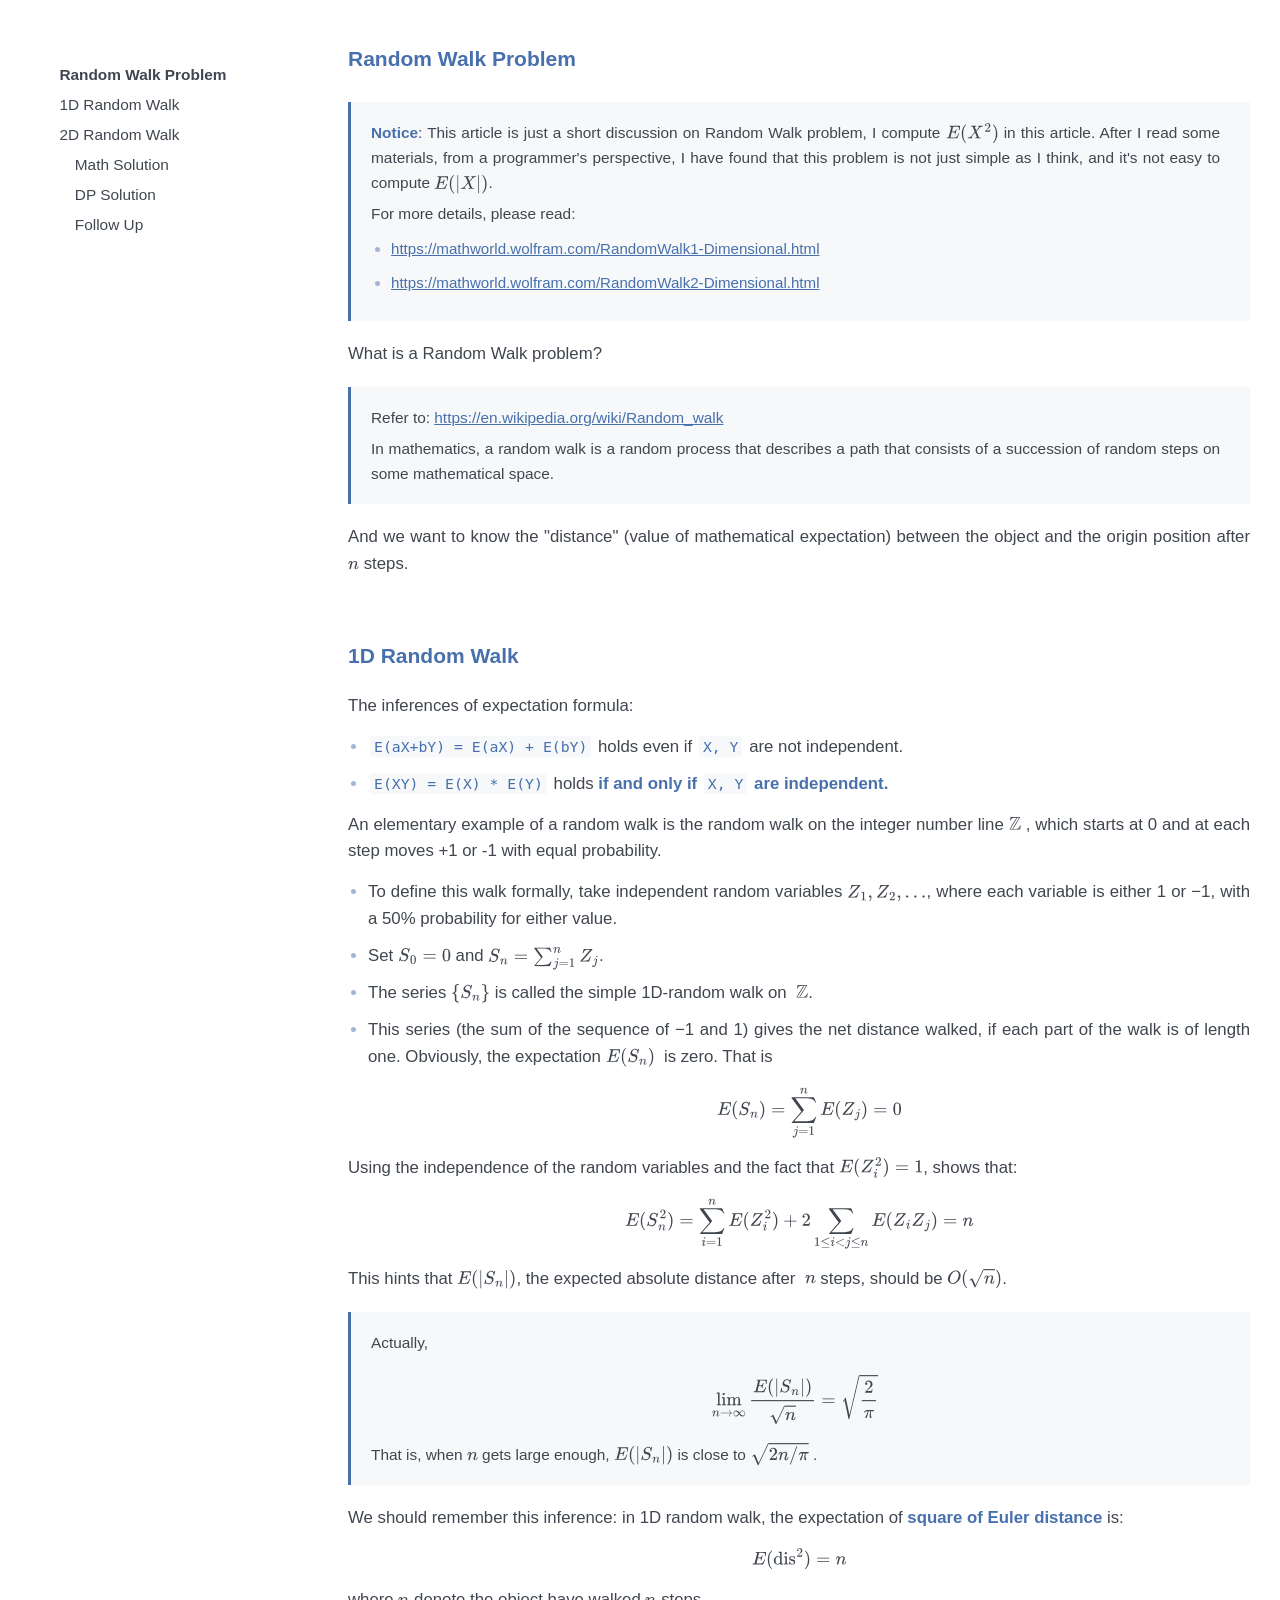
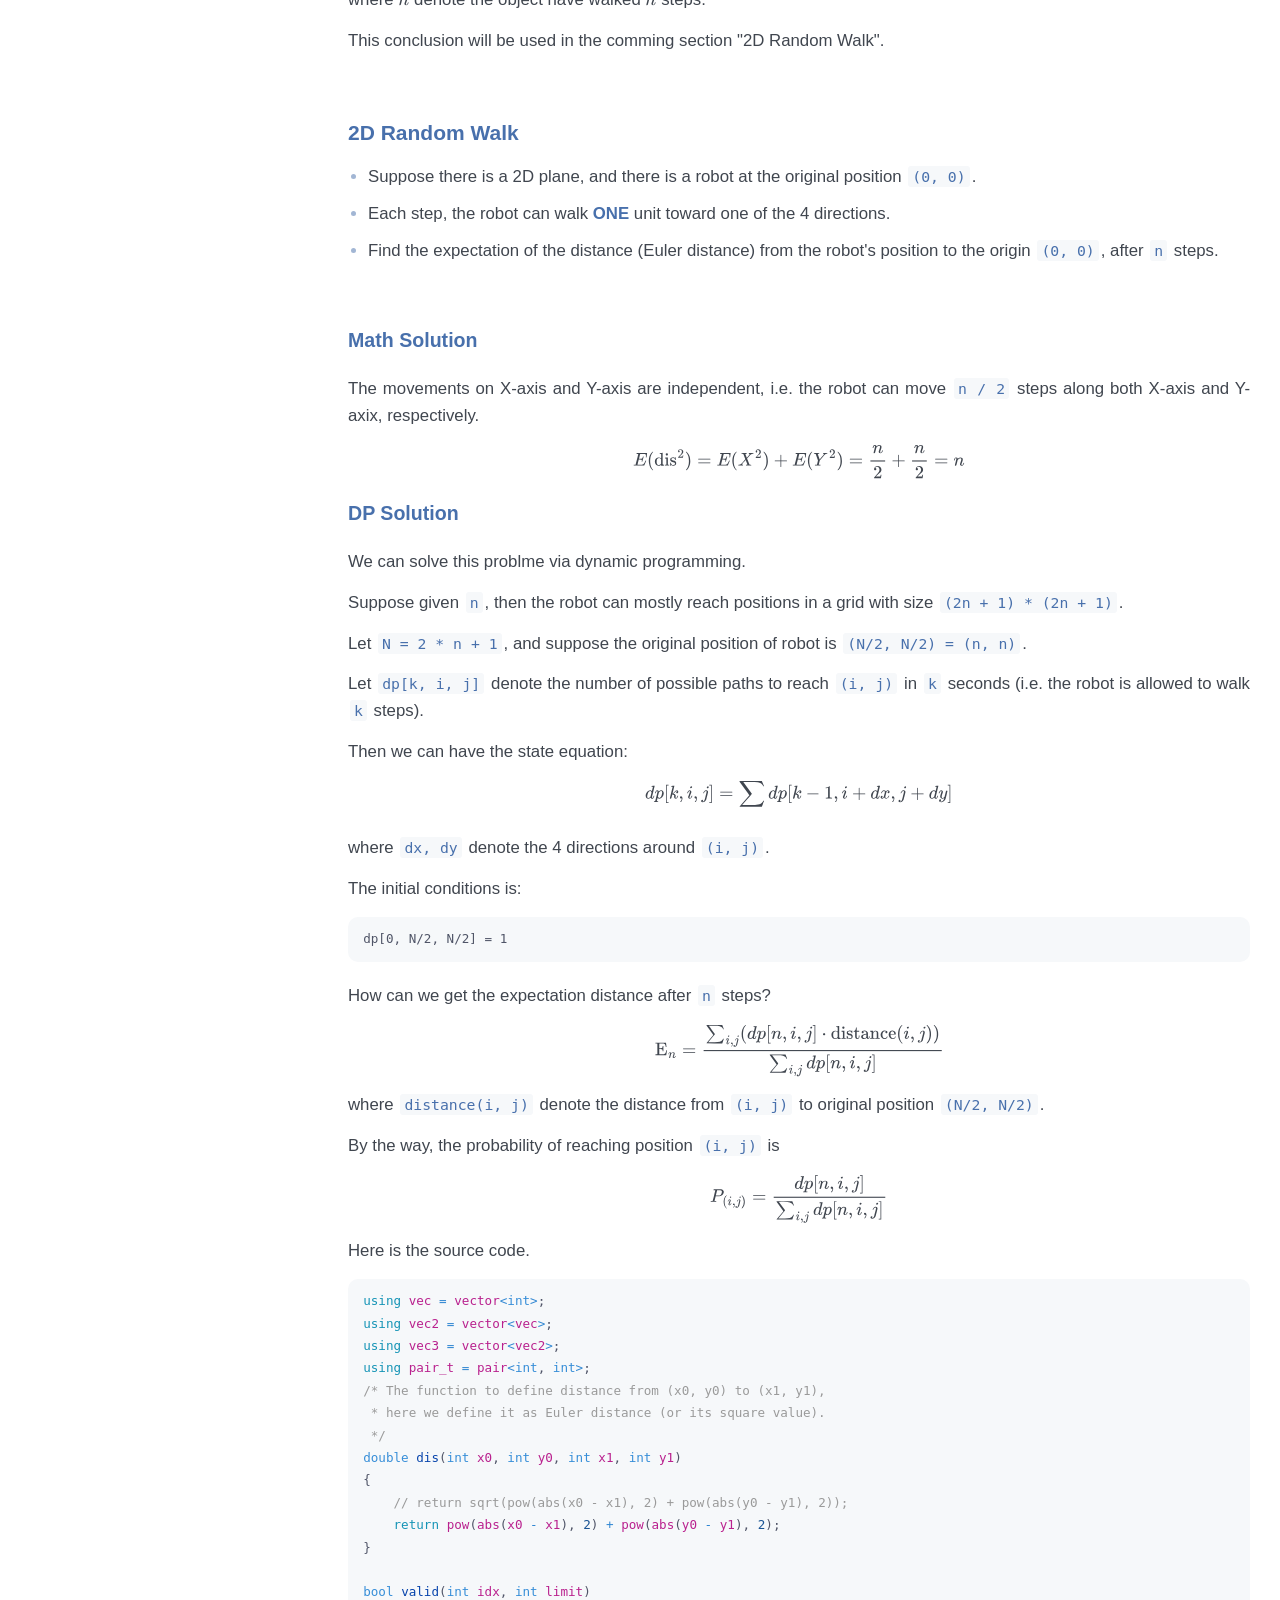
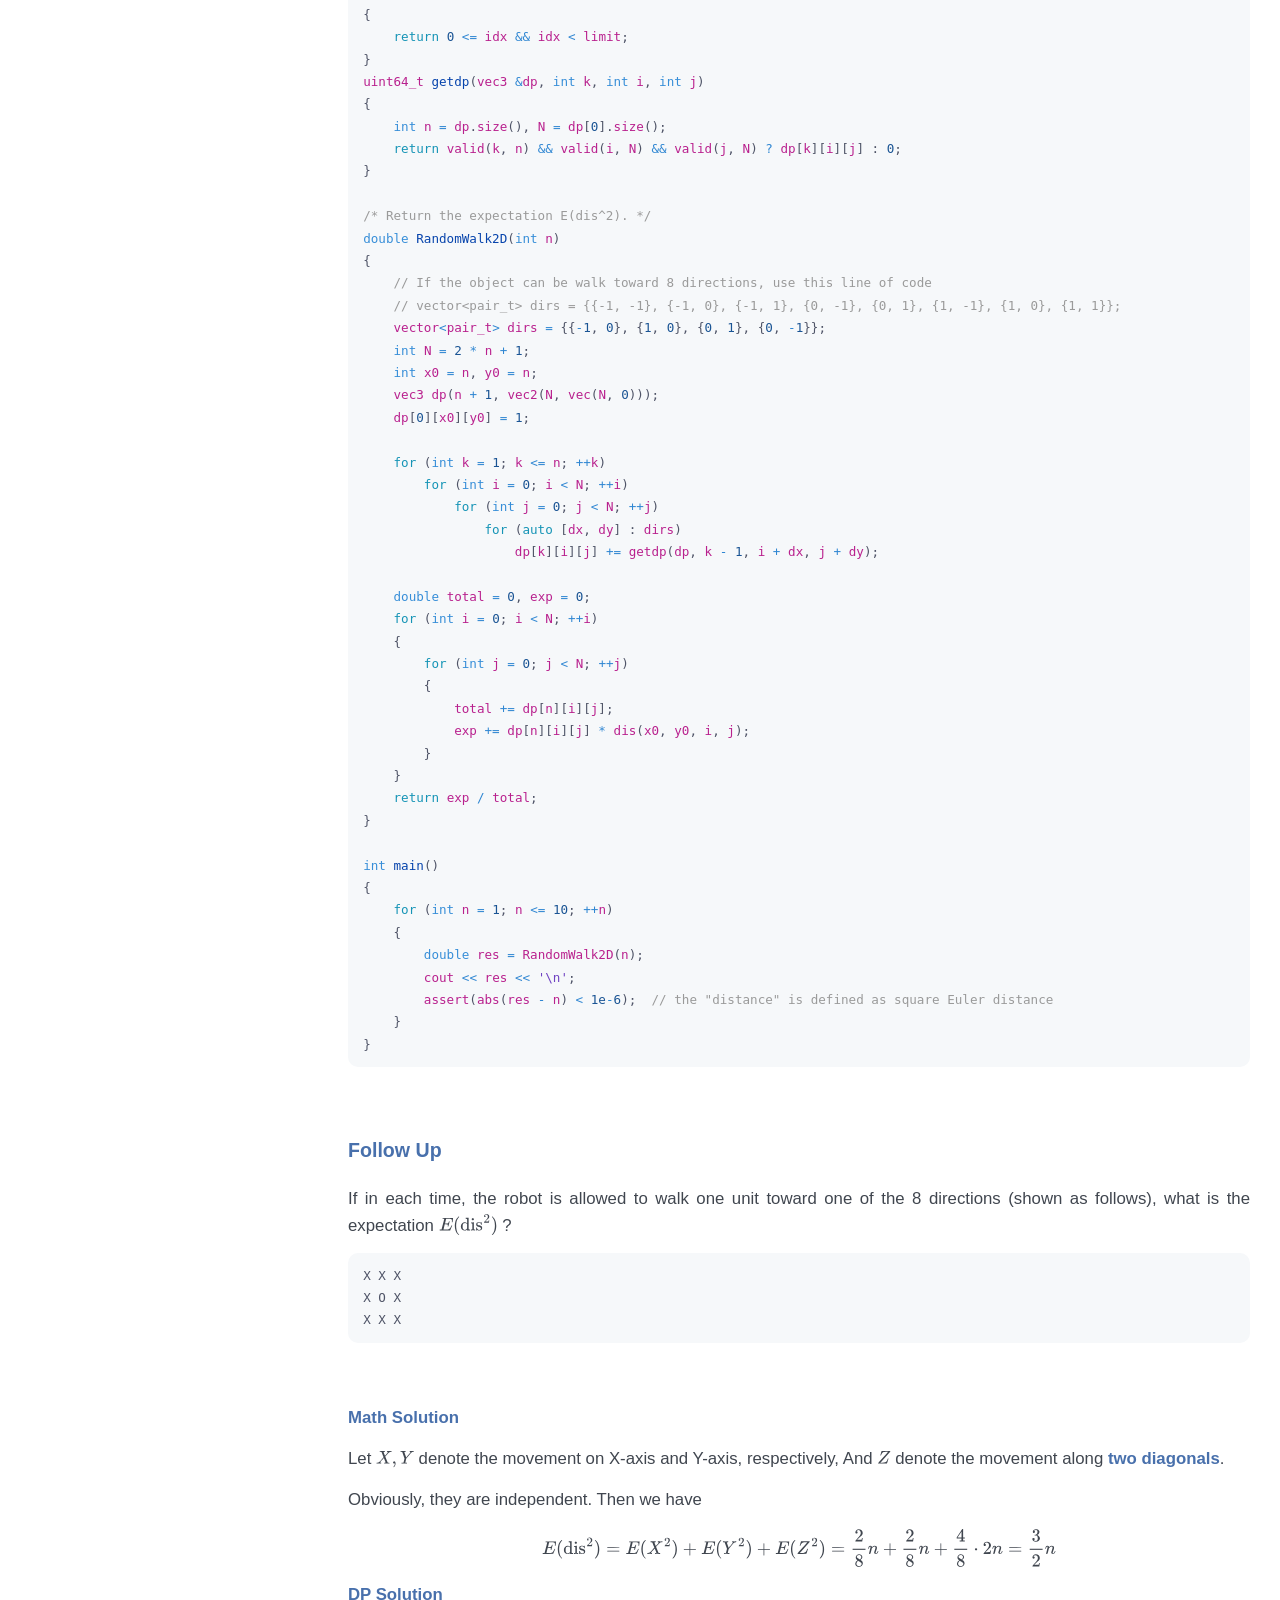
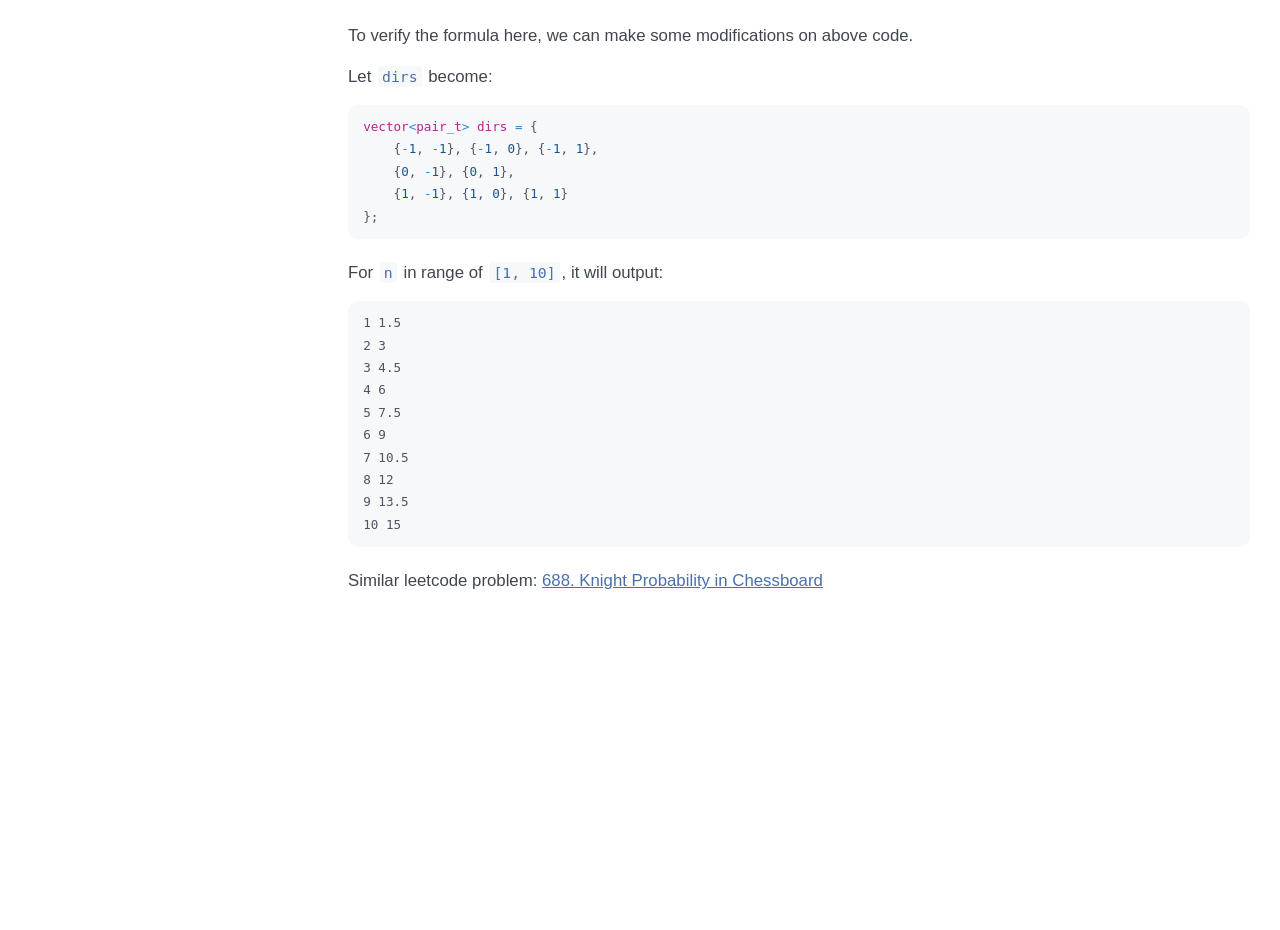
<file: blog/posts/random-walk.html>
<!doctype html>
<html>
<head>
<meta charset='UTF-8'><meta name='viewport' content='width=device-width initial-scale=1'>
<style type="text/css">
.outline-content { font-size: 1.1rem !important; line-height: 2.0rem; }
</style>
<style type='text/css'>html {overflow-x: initial !important;}:root { --bg-color: #ffffff; --text-color: #333333; --select-text-bg-color: #B5D6FC; --select-text-font-color: auto; --monospace: "Lucida Console",Consolas,"Courier",monospace; --title-bar-height: 20px; }
.mac-os-11 { --title-bar-height: 28px; }
html { font-size: 14px; background-color: var(--bg-color); color: var(--text-color); font-family: "Helvetica Neue", Helvetica, Arial, sans-serif; -webkit-font-smoothing: antialiased; }
body { margin: 0px; padding: 0px; height: auto; inset: 0px; font-size: 1rem; line-height: 1.42857143; overflow-x: hidden; background-image: inherit; background-size: inherit; background-attachment: inherit; background-origin: inherit; background-clip: inherit; background-color: inherit; tab-size: 4; background-position: inherit; background-repeat: inherit; }
iframe { margin: auto; }
a.url { word-break: break-all; }
a:active, a:hover { outline: 0px; }
.in-text-selection, ::selection { text-shadow: none; background: var(--select-text-bg-color); color: var(--select-text-font-color); }
#write { margin: 0px auto; height: auto; width: inherit; word-break: normal; word-wrap: break-word; position: relative; white-space: normal; overflow-x: visible; padding-top: 36px; }
#write.first-line-indent p { text-indent: 2em; }
#write.first-line-indent li p, #write.first-line-indent p * { text-indent: 0px; }
#write.first-line-indent li { margin-left: 2em; }
.for-image #write { padding-left: 8px; padding-right: 8px; }
body.typora-export { padding-left: 30px; padding-right: 30px; }
.typora-export .footnote-line, .typora-export li, .typora-export p { white-space: pre-wrap; }
.typora-export .task-list-item input { pointer-events: none; }
@media screen and (max-width: 500px) {
  body.typora-export { padding-left: 0px; padding-right: 0px; }
  #write { padding-left: 20px; padding-right: 20px; }
  .CodeMirror-sizer { margin-left: 0px !important; }
  .CodeMirror-gutters { display: none !important; }
}
#write li > figure:last-child { margin-bottom: 0.5rem; }
#write ol, #write ul { position: relative; }
img { max-width: 100%; vertical-align: middle; image-orientation: from-image; }
button, input, select, textarea { color: inherit; font-family: inherit; font-size: inherit; font-style: inherit; font-variant-caps: inherit; font-weight: inherit; font-stretch: inherit; line-height: inherit; }
input[type="checkbox"], input[type="radio"] { line-height: normal; padding: 0px; }
*, ::after, ::before { box-sizing: border-box; }
#write h1, #write h2, #write h3, #write h4, #write h5, #write h6, #write p, #write pre { width: inherit; }
#write h1, #write h2, #write h3, #write h4, #write h5, #write h6, #write p { position: relative; }
p { line-height: inherit; }
h1, h2, h3, h4, h5, h6 { break-after: avoid-page; break-inside: avoid; orphans: 4; }
p { orphans: 4; }
h1 { font-size: 2rem; }
h2 { font-size: 1.8rem; }
h3 { font-size: 1.6rem; }
h4 { font-size: 1.4rem; }
h5 { font-size: 1.2rem; }
h6 { font-size: 1rem; }
.md-math-block, .md-rawblock, h1, h2, h3, h4, h5, h6, p { margin-top: 1rem; margin-bottom: 1rem; }
.hidden { display: none; }
.md-blockmeta { color: rgb(204, 204, 204); font-weight: 700; font-style: italic; }
a { cursor: pointer; }
sup.md-footnote { padding: 2px 4px; background-color: rgba(238, 238, 238, 0.7); color: rgb(85, 85, 85); border-radius: 4px; cursor: pointer; }
sup.md-footnote a, sup.md-footnote a:hover { color: inherit; text-transform: inherit; text-decoration: inherit; }
#write input[type="checkbox"] { cursor: pointer; width: inherit; height: inherit; }
figure { overflow-x: auto; margin: 1.2em 0px; max-width: calc(100% + 16px); padding: 0px; }
figure > table { margin: 0px; }
tr { break-inside: avoid; break-after: auto; }
thead { display: table-header-group; }
table { border-collapse: collapse; border-spacing: 0px; width: 100%; overflow: auto; break-inside: auto; text-align: left; }
table.md-table td { min-width: 32px; }
.CodeMirror-gutters { border-right-width: 0px; background-color: inherit; }
.CodeMirror-linenumber { }
.CodeMirror { text-align: left; }
.CodeMirror-placeholder { opacity: 0.3; }
.CodeMirror pre { padding: 0px 4px; }
.CodeMirror-lines { padding: 0px; }
div.hr:focus { cursor: none; }
#write pre { white-space: pre-wrap; }
#write.fences-no-line-wrapping pre { white-space: pre; }
#write pre.ty-contain-cm { white-space: normal; }
.CodeMirror-gutters { margin-right: 4px; }
.md-fences { font-size: 0.9rem; display: block; break-inside: avoid; text-align: left; overflow: visible; white-space: pre; background-image: inherit; background-size: inherit; background-attachment: inherit; background-origin: inherit; background-clip: inherit; background-color: inherit; position: relative !important; background-position: inherit; background-repeat: inherit; }
.md-fences-adv-panel { width: 100%; margin-top: 10px; text-align: center; padding-top: 0px; padding-bottom: 8px; overflow-x: auto; }
#write .md-fences.mock-cm { white-space: pre-wrap; }
.md-fences.md-fences-with-lineno { padding-left: 0px; }
#write.fences-no-line-wrapping .md-fences.mock-cm { white-space: pre; overflow-x: auto; }
.md-fences.mock-cm.md-fences-with-lineno { padding-left: 8px; }
.CodeMirror-line, twitterwidget { break-inside: avoid; }
.footnotes { opacity: 0.8; font-size: 0.9rem; margin-top: 1em; margin-bottom: 1em; }
.footnotes + .footnotes { margin-top: 0px; }
.md-reset { margin: 0px; padding: 0px; border: 0px; outline: 0px; vertical-align: top; text-decoration: none; text-shadow: none; float: none; position: static; width: auto; height: auto; white-space: nowrap; cursor: inherit; line-height: normal; font-weight: 400; text-align: left; box-sizing: content-box; direction: ltr; background-position: 0px 0px; }
li div { padding-top: 0px; }
blockquote { margin: 1rem 0px; }
li .mathjax-block, li p { margin: 0.5rem 0px; }
li blockquote { margin: 1rem 0px; }
li { margin: 0px; position: relative; }
blockquote > :last-child { margin-bottom: 0px; }
blockquote > :first-child, li > :first-child { margin-top: 0px; }
.footnotes-area { color: rgb(136, 136, 136); margin-top: 0.714rem; padding-bottom: 0.143rem; white-space: normal; }
#write .footnote-line { white-space: pre-wrap; }
@media print {
  body, html { border: 1px solid transparent; height: 99%; break-after: avoid; break-before: avoid; font-variant-ligatures: no-common-ligatures; }
  #write { margin-top: 0px; padding-top: 0px; border-color: transparent !important; }
  .typora-export * { print-color-adjust: exact; }
  .typora-export #write { break-after: avoid; }
  .typora-export #write::after { height: 0px; }
  .is-mac table { break-inside: avoid; }
  .typora-export-show-outline .typora-export-sidebar { display: none; }
}
.footnote-line { margin-top: 0.714em; font-size: 0.7em; }
a img, img a { cursor: pointer; }
pre.md-meta-block { font-size: 0.8rem; min-height: 0.8rem; white-space: pre-wrap; background-color: rgb(204, 204, 204); display: block; overflow-x: hidden; }
p > .md-image:only-child:not(.md-img-error) img, p > img:only-child { display: block; margin: auto; }
#write.first-line-indent p > .md-image:only-child:not(.md-img-error) img { left: -2em; position: relative; }
p > .md-image:only-child { display: inline-block; width: 100%; }
#write .MathJax_Display { margin: 0.8em 0px 0px; }
.md-math-block { width: 100%; }
.md-math-block:not(:empty)::after { display: none; }
.MathJax_ref { fill: currentcolor; }
[contenteditable="true"]:active, [contenteditable="true"]:focus, [contenteditable="false"]:active, [contenteditable="false"]:focus { outline: 0px; box-shadow: none; }
.md-task-list-item { position: relative; list-style-type: none; }
.task-list-item.md-task-list-item { padding-left: 0px; }
.md-task-list-item > input { position: absolute; top: 0px; left: 0px; margin-left: -1.2em; margin-top: calc(1em - 10px); border: none; }
.math { font-size: 1rem; }
.md-toc { min-height: 3.58rem; position: relative; font-size: 0.9rem; border-radius: 10px; }
.md-toc-content { position: relative; margin-left: 0px; }
.md-toc-content::after, .md-toc::after { display: none; }
.md-toc-item { display: block; color: rgb(65, 131, 196); }
.md-toc-item a { text-decoration: none; }
.md-toc-inner:hover { text-decoration: underline; }
.md-toc-inner { display: inline-block; cursor: pointer; }
.md-toc-h1 .md-toc-inner { margin-left: 0px; font-weight: 700; }
.md-toc-h2 .md-toc-inner { margin-left: 2em; }
.md-toc-h3 .md-toc-inner { margin-left: 4em; }
.md-toc-h4 .md-toc-inner { margin-left: 6em; }
.md-toc-h5 .md-toc-inner { margin-left: 8em; }
.md-toc-h6 .md-toc-inner { margin-left: 10em; }
@media screen and (max-width: 48em) {
  .md-toc-h3 .md-toc-inner { margin-left: 3.5em; }
  .md-toc-h4 .md-toc-inner { margin-left: 5em; }
  .md-toc-h5 .md-toc-inner { margin-left: 6.5em; }
  .md-toc-h6 .md-toc-inner { margin-left: 8em; }
}
a.md-toc-inner { font-size: inherit; font-style: inherit; font-weight: inherit; line-height: inherit; }
.footnote-line a:not(.reversefootnote) { color: inherit; }
.md-attr { display: none; }
.md-fn-count::after { content: "."; }
code, pre, samp, tt { font-family: var(--monospace); }
kbd { margin: 0px 0.1em; padding: 0.1em 0.6em; font-size: 0.8em; color: rgb(36, 39, 41); background-color: rgb(255, 255, 255); border: 1px solid rgb(173, 179, 185); border-radius: 3px; box-shadow: rgba(12, 13, 14, 0.2) 0px 1px 0px, rgb(255, 255, 255) 0px 0px 0px 2px inset; white-space: nowrap; vertical-align: middle; }
.md-comment { color: rgb(162, 127, 3); opacity: 0.6; font-family: var(--monospace); }
code { text-align: left; }
a.md-print-anchor { white-space: pre !important; border: none !important; display: inline-block !important; position: absolute !important; width: 1px !important; right: 0px !important; outline: 0px !important; text-shadow: initial !important; background-position: 0px 0px !important; }
.os-windows.monocolor-emoji .md-emoji { font-family: "Segoe UI Symbol", sans-serif; }
.md-diagram-panel > svg { max-width: 100%; }
[lang="flow"] svg, [lang="mermaid"] svg { max-width: 100%; height: auto; }
[lang="mermaid"] .node text { font-size: 1rem; }
table tr th { border-bottom-width: 0px; }
video { max-width: 100%; display: block; margin: 0px auto; }
iframe { max-width: 100%; width: 100%; border: none; }
.highlight td, .highlight tr { border: 0px; }
mark { background-color: rgb(255, 255, 0); color: rgb(0, 0, 0); }
.md-html-inline .md-plain, .md-html-inline strong, mark .md-inline-math, mark strong { color: inherit; }
.md-expand mark .md-meta { opacity: 0.3 !important; }
mark .md-meta { color: rgb(0, 0, 0); }
@media print {
  .typora-export h1, .typora-export h2, .typora-export h3, .typora-export h4, .typora-export h5, .typora-export h6 { break-inside: avoid; }
}
.md-diagram-panel .messageText { stroke: none !important; }
.md-diagram-panel .start-state { fill: var(--node-fill); }
.md-diagram-panel .edgeLabel rect { opacity: 1 !important; }
.md-fences.md-fences-math { font-size: 1em; }
.md-fences-advanced:not(.md-focus) { padding: 0px; white-space: nowrap; border: 0px; }
.md-fences-advanced:not(.md-focus) { background-image: inherit; background-size: inherit; background-attachment: inherit; background-origin: inherit; background-clip: inherit; background-color: inherit; background-position: inherit; background-repeat: inherit; }
.typora-export-show-outline .typora-export-content { max-width: 1440px; margin: auto; display: flex; flex-direction: row; }
.typora-export-sidebar { width: 300px; font-size: 0.8rem; margin-top: 80px; margin-right: 18px; }
.typora-export-show-outline #write { --webkit-flex: 2; flex: 2 1 0%; }
.typora-export-sidebar .outline-content { position: fixed; top: 0px; max-height: 100%; overflow: hidden auto; padding-bottom: 30px; padding-top: 60px; width: 300px; }
@media screen and (max-width: 1024px) {
  .typora-export-sidebar, .typora-export-sidebar .outline-content { width: 240px; }
}
@media screen and (max-width: 800px) {
  .typora-export-sidebar { display: none; }
}
.outline-content li, .outline-content ul { margin-left: 0px; margin-right: 0px; padding-left: 0px; padding-right: 0px; list-style: none; }
.outline-content ul { margin-top: 0px; margin-bottom: 0px; }
.outline-content strong { font-weight: 400; }
.outline-expander { width: 1rem; height: 1.428571429rem; position: relative; display: table-cell; vertical-align: middle; cursor: pointer; padding-left: 4px; }
.outline-expander::before { content: ""; position: relative; font-family: Ionicons; display: inline-block; font-size: 8px; vertical-align: middle; }
.outline-item { padding-top: 3px; padding-bottom: 3px; cursor: pointer; }
.outline-expander:hover::before { content: ""; }
.outline-h1 > .outline-item { padding-left: 0px; }
.outline-h2 > .outline-item { padding-left: 1em; }
.outline-h3 > .outline-item { padding-left: 2em; }
.outline-h4 > .outline-item { padding-left: 3em; }
.outline-h5 > .outline-item { padding-left: 4em; }
.outline-h6 > .outline-item { padding-left: 5em; }
.outline-label { cursor: pointer; display: table-cell; vertical-align: middle; text-decoration: none; color: inherit; }
.outline-label:hover { text-decoration: underline; }
.outline-item:hover { border-color: rgb(245, 245, 245); background-color: var(--item-hover-bg-color); }
.outline-item:hover { margin-left: -28px; margin-right: -28px; border-left-width: 28px; border-left-style: solid; border-left-color: transparent; border-right-width: 28px; border-right-style: solid; border-right-color: transparent; }
.outline-item-single .outline-expander::before, .outline-item-single .outline-expander:hover::before { display: none; }
.outline-item-open > .outline-item > .outline-expander::before { content: ""; }
.outline-children { display: none; }
.info-panel-tab-wrapper { display: none; }
.outline-item-open > .outline-children { display: block; }
.typora-export .outline-item { padding-top: 1px; padding-bottom: 1px; }
.typora-export .outline-item:hover { margin-right: -8px; border-right-width: 8px; border-right-style: solid; border-right-color: transparent; }
.typora-export .outline-expander::before { content: "+"; font-family: inherit; top: -1px; }
.typora-export .outline-expander:hover::before, .typora-export .outline-item-open > .outline-item > .outline-expander::before { content: "−"; }
.typora-export-collapse-outline .outline-children { display: none; }
.typora-export-collapse-outline .outline-item-open > .outline-children, .typora-export-no-collapse-outline .outline-children { display: block; }
.typora-export-no-collapse-outline .outline-expander::before { content: "" !important; }
.typora-export-show-outline .outline-item-active > .outline-item .outline-label { font-weight: 700; }
.md-inline-math-container mjx-container { zoom: 0.95; }


.CodeMirror { height: auto; }
.CodeMirror.cm-s-inner { background-image: inherit; background-size: inherit; background-attachment: inherit; background-origin: inherit; background-clip: inherit; background-color: inherit; background-position: inherit; background-repeat: inherit; }
.CodeMirror-scroll { overflow: auto hidden; z-index: 3; }
.CodeMirror-gutter-filler, .CodeMirror-scrollbar-filler { background-color: rgb(255, 255, 255); }
.CodeMirror-gutters { border-right-width: 1px; border-right-style: solid; border-right-color: rgb(221, 221, 221); background-image: inherit; background-size: inherit; background-attachment: inherit; background-origin: inherit; background-clip: inherit; background-color: inherit; white-space: nowrap; background-position: inherit; background-repeat: inherit; }
.CodeMirror-linenumber { padding: 0px 3px 0px 5px; text-align: right; color: rgb(153, 153, 153); }
.cm-s-inner .cm-keyword { color: rgb(119, 0, 136); }
.cm-s-inner .cm-atom, .cm-s-inner.cm-atom { color: rgb(34, 17, 153); }
.cm-s-inner .cm-number { color: rgb(17, 102, 68); }
.cm-s-inner .cm-def { color: rgb(0, 0, 255); }
.cm-s-inner .cm-variable { color: rgb(0, 0, 0); }
.cm-s-inner .cm-variable-2 { color: rgb(0, 85, 170); }
.cm-s-inner .cm-variable-3 { color: rgb(0, 136, 85); }
.cm-s-inner .cm-string { color: rgb(170, 17, 17); }
.cm-s-inner .cm-property { color: rgb(0, 0, 0); }
.cm-s-inner .cm-operator { color: rgb(152, 26, 26); }
.cm-s-inner .cm-comment, .cm-s-inner.cm-comment { color: rgb(170, 85, 0); }
.cm-s-inner .cm-string-2 { color: rgb(255, 85, 0); }
.cm-s-inner .cm-meta { color: rgb(85, 85, 85); }
.cm-s-inner .cm-qualifier { color: rgb(85, 85, 85); }
.cm-s-inner .cm-builtin { color: rgb(51, 0, 170); }
.cm-s-inner .cm-bracket { color: rgb(153, 153, 119); }
.cm-s-inner .cm-tag { color: rgb(17, 119, 0); }
.cm-s-inner .cm-attribute { color: rgb(0, 0, 204); }
.cm-s-inner .cm-header, .cm-s-inner.cm-header { color: rgb(0, 0, 255); }
.cm-s-inner .cm-quote, .cm-s-inner.cm-quote { color: rgb(0, 153, 0); }
.cm-s-inner .cm-hr, .cm-s-inner.cm-hr { color: rgb(153, 153, 153); }
.cm-s-inner .cm-link, .cm-s-inner.cm-link { color: rgb(0, 0, 204); }
.cm-negative { color: rgb(221, 68, 68); }
.cm-positive { color: rgb(34, 153, 34); }
.cm-header, .cm-strong { font-weight: 700; }
.cm-del { text-decoration: line-through; }
.cm-em { font-style: italic; }
.cm-link { text-decoration: underline; }
.cm-error { color: red; }
.cm-invalidchar { color: red; }
.cm-constant { color: rgb(38, 139, 210); }
.cm-defined { color: rgb(181, 137, 0); }
div.CodeMirror span.CodeMirror-matchingbracket { color: rgb(0, 255, 0); }
div.CodeMirror span.CodeMirror-nonmatchingbracket { color: rgb(255, 34, 34); }
.cm-s-inner .CodeMirror-activeline-background { background-image: inherit; background-size: inherit; background-attachment: inherit; background-origin: inherit; background-clip: inherit; background-color: inherit; background-position: inherit; background-repeat: inherit; }
.CodeMirror { position: relative; overflow: hidden; }
.CodeMirror-scroll { height: 100%; outline: 0px; position: relative; box-sizing: content-box; background-image: inherit; background-size: inherit; background-attachment: inherit; background-origin: inherit; background-clip: inherit; background-color: inherit; background-position: inherit; background-repeat: inherit; }
.CodeMirror-sizer { position: relative; }
.CodeMirror-gutter-filler, .CodeMirror-hscrollbar, .CodeMirror-scrollbar-filler, .CodeMirror-vscrollbar { position: absolute; z-index: 6; display: none; outline: 0px; }
.CodeMirror-vscrollbar { right: 0px; top: 0px; overflow: hidden; }
.CodeMirror-hscrollbar { bottom: 0px; left: 0px; overflow: auto hidden; }
.CodeMirror-scrollbar-filler { right: 0px; bottom: 0px; }
.CodeMirror-gutter-filler { left: 0px; bottom: 0px; }
.CodeMirror-gutters { position: absolute; left: 0px; top: 0px; padding-bottom: 10px; z-index: 3; overflow-y: hidden; }
.CodeMirror-gutter { white-space: normal; height: 100%; box-sizing: content-box; padding-bottom: 30px; margin-bottom: -32px; display: inline-block; }
.CodeMirror-gutter-wrapper { position: absolute; z-index: 4; border: none !important; background-position: 0px 0px !important; }
.CodeMirror-gutter-background { position: absolute; top: 0px; bottom: 0px; z-index: 4; }
.CodeMirror-gutter-elt { position: absolute; cursor: default; z-index: 4; }
.CodeMirror-lines { cursor: text; }
.CodeMirror pre { border-radius: 0px; border-width: 0px; font-family: inherit; font-size: inherit; margin: 0px; white-space: pre; word-wrap: normal; color: inherit; z-index: 2; position: relative; overflow: visible; background-position: 0px 0px; }
.CodeMirror-wrap pre { word-wrap: break-word; white-space: pre-wrap; word-break: normal; }
.CodeMirror-code pre { border-right-width: 30px; border-right-style: solid; border-right-color: transparent; width: fit-content; }
.CodeMirror-wrap .CodeMirror-code pre { border-right-style: none; width: auto; }
.CodeMirror-linebackground { position: absolute; inset: 0px; z-index: 0; }
.CodeMirror-linewidget { position: relative; z-index: 2; overflow: auto; }
.CodeMirror-wrap .CodeMirror-scroll { overflow-x: hidden; }
.CodeMirror-measure { position: absolute; width: 100%; height: 0px; overflow: hidden; visibility: hidden; }
.CodeMirror-measure pre { position: static; }
.CodeMirror div.CodeMirror-cursor { position: absolute; visibility: hidden; border-right-style: none; width: 0px; }
.CodeMirror div.CodeMirror-cursor { visibility: hidden; }
.CodeMirror-focused div.CodeMirror-cursor { visibility: inherit; }
.cm-searching { background-color: rgba(255, 255, 0, 0.4); }
span.cm-underlined { text-decoration: underline; }
span.cm-strikethrough { text-decoration: line-through; }
.cm-tw-syntaxerror { color: rgb(255, 255, 255); background-color: rgb(153, 0, 0); }
.cm-tw-deleted { text-decoration: line-through; }
.cm-tw-header5 { font-weight: 700; }
.cm-tw-listitem:first-child { padding-left: 10px; }
.cm-tw-box { border-style: solid; border-right-width: 1px; border-bottom-width: 1px; border-left-width: 1px; border-color: inherit; border-top-width: 0px !important; }
.cm-tw-underline { text-decoration: underline; }
@media print {
  .CodeMirror div.CodeMirror-cursor { visibility: hidden; }
}


/* 
 *     Typora Theme - Lapis    /    Author - YiNN 
 *     https://github.com/YiNNx/typora-theme-lapis
 */

:root {
    --text-color: #40464f;
    /* Text */
    --primary-color: #4870ac;
    /* Primary Color */
    --bg-color: #ffffff;
    /* Background */

    --marker-color: #a2b6d4;
    /* List Marker */
    --highlight-color: #ffffb5c2;
    /* Highlight */
    --header-span-color: var(--primary-color);
    /* h2 Span Color */
    --block-bg-color: #f6f8fa;
    /* Block Background */

    /* Overwrite of Typora Base Color */
    --control-text-hover-color: #a2b6d4;
    --rawblock-edit-panel-bd: var(--block-bg-color);
    --item-hover-bg-color: rgb(246 248 250);
    --active-file-bg-color: var(--block-bg-color);
}

/*
 * Basic Style
 */

#write {
    max-width: 950px;
    font-size: 1.2rem;
    color: var(--text-color);
    line-height: 1.6;
    word-spacing: 0px;
    letter-spacing: 0px;
    word-break: break-word;
    word-wrap: break-word;
    text-align: justify;

    font-family: -apple-system,BlinkMacSystemFont,"Segoe UI","Georgia","Sitka Text","Noto Serif CJK SC","Microsoft YaHei",Arial,Helvetica,sans-serif;
    margin-bottom: 20rem;
}

/* Strong */

#write strong {
    color: var(--primary-color);
}

/* Link */

#write a {
    color: var(--primary-color);
}

#write .md-p a,
#write .md-heading a {
    text-decoration: none;
    word-wrap: break-word;
    border-bottom: 1px solid var(--primary-color);
    margin: 2px;
}

#write h2.md-heading a {
    text-decoration: underline;
    border-bottom: 0;
    text-decoration-thickness: 1.2px;
    text-underline-offset: 2px;
}

[md-inline=url],
[md-inline=link]>.md-content,
[md-inline=image]>.md-meta {
    word-break: break-all;
    font-weight: normal;
    padding-left: 0.15rem;
    padding-right: 0rem;
    color: var(--marker-color);
}


/* 
 * TOC
 */

.md-toc-content {
    font-family: "Noto Serif CJK SC","Microsoft YaHei";
}

.md-toc-content:empty:before {
    color: var(--primary-color);
}

#write div.md-toc-tooltip {
    font-family: "Noto Serif CJK SC","Microsoft YaHei";
    color: var(--primary-color);
    position: static;
    margin-top: 10px;
    background-color: var(--block-bg-color);
    line-height: 1.6rem;
    padding: 0.3rem 0.75rem;
    border-top: none;
    /* border-left: 2px solid var(--primary-color);
     */
    border-radius: .5rem;
}

.md-toc:focus .md-toc-content {
    border-color: var(--bg-color);
    margin: 9px -1px;
    margin-top: 9px;
}

.md-toc .md-toc-content {
    border-color: var(--bg-color);
    margin: 10px 0px;
    margin-top: 10px;
}


/* mark */

mark {
    background: var(--highlight-color);
    padding: 1px .15rem;
    border-radius: 1px;
    color: inherit;
}

/* 
 * Paragraph
 */

#write+p,
#write blockquote p {
    font-size: 1.1rem;
    padding-top: .2rem;
    padding-bottom: .2rem;
    margin: 0;
    line-height: 1.8rem;
    color: var(--text-color);
}

/*
 * Header
 */

#write h1,
#write h2,
#write h3,
#write h4,
#write h5,
#write h6 {
    font-family: -apple-system,BlinkMacSystemFont,"Segoe UI","Georgia","Sitka Text","Noto Serif CJK SC","Microsoft YaHei",Arial,Helvetica,sans-serif;
    padding: 0px;
    color: var(--primary-color);
}

#write h1 {
    text-align: center;
}

#write h2 {
    display: inline-block;
}


#write h2 strong {
    color: var(--bg-color);
}

#write h2 code {
    color: var(--bg-color);
    background-color: var(--header-span-color);
}

@media print {
    :root {
        --text-color: rgb(0, 0, 0);
    }
}

#write h1 {
    font-size: 2rem;
}

#write h2 {
    font-size: 1.5rem;
}

#write h3 {
    font-size: 1.4rem;
}

#write h4 {
    font-size: 1.2rem;
}

#write h5 {
    font-size: 1.1rem;
}

#write h6 {
    font-size: 1.1rem;
}

#write h1 {
    padding-top: 0.9rem;
    margin-bottom: 2.3rem;
}

#write h2 {
    margin: .3em 0;
}

#write h3 {
    margin: 1em 0 1em;
}

#write h4 {
    margin: 0.8em 0 0.8em;
}

#write h5 {
    margin: 0.6em 0 0.6em;
}

#write h6 {
    margin: 0.4em 0 0.4em;
}

/*
 * List
 */

::marker {
    font-weight: bold;
    color: var(--marker-color);
}

li.md-list-item {
    margin: 0.4rem 0;
}

#write ul,
#write ol {
    margin-top: 8px;
    margin-bottom: 8px;
    padding-left: 20px;
}

#write ul {
    list-style-type: disc;
}

#write em {
    padding: 0 3px 0 0;
}

#write ul ul {
    list-style-type: square;
}

#write ol {
    list-style-type: decimal;
}

#write li {
    margin-bottom: 10px;
}

#write li section {
    margin-top: 5px;
    margin-bottom: 5px;
    line-height: 1.7rem;
    text-align: justify;
    color: var(--text-color);
    font-weight: 500;
}

/*
 * Quote
 */
#write blockquote {
    display: block;
    font-size: .9em;
    overflow: auto;
    border-left: 3px solid var(--primary-color);
    padding: 15px 30px 15px 20px;
    margin-bottom: 20px;
    margin-top: 20px;
    background: var(--block-bg-color);
}

/*
 * Inline code
 */

#write code {
    color: var(--primary-color);
    font-size: 88%;
    font-weight: normal;
    word-wrap: break-word;
    padding: 2px 4px 2px;
    border-radius: 3px;
    margin: 2px;
    background-color: var(--block-bg-color);
    font-family: "monospace", "Menlo", "Monaco", "Consolas", "Courier New", "Noto Serif CJK SC", sans-serif;
    word-break: break-all;
}

/*
 * Img
 */
#write img {
    margin: 0 auto;
    max-width: 100%;
}

#write p>.md-image:only-child:not(.md-img-error) img,
#write p>img:only-child {
    filter: drop-shadow(#d2dff4 0px 0px 8px);
    border-radius: 3rem;
    display: block;
    margin: 0 auto;
    padding: 2rem;
}

/*
 * Table
 */
#write table.md-table {
    display: table;
    text-align: justify;
    overflow-x: auto;
    border-collapse: collapse;
    border-spacing: 0px;
    font-size: 1em;
    margin: 0px 0px 20px;
    width: 100%;
}

#write tbody {
    border: 0;
}

#write table.md-table tr {
    border: 0;
    border-top: 1px solid #ccc;
}

#write table.md-table tr th,
#write table.md-table tr td {
    font-size: 1rem;
    border: 1px solid #d9dfe4;
    padding: 5px 10px;
    text-align: justify;
}

#write table.md-table tr th {
    font-family: 'SourceHanSerifCN';
    text-align: center;
    min-width: 10rem;
    font-weight: bold;
    color: var(--primary-color);
}

#write table tr td:hover,
#write table tr th:hover {
    background-color: var(--block-bg-color);
}

table.md-table td {
    min-width: 32px;
}

/* Footnote */

sup.md-footnote {
    background-color: var(--block-bg-color);
    color: var(--primary-color);
}

.md-def-name {
    color: var(--primary-color);
}

/*
 * Math Script 
 */
.MathJax {
    font-size: 1.1rem;
}

.md-inline-math script {
    color: var(--primary-color);
}

.md-rawblock-control:not(.md-rawblock-tooltip) {
    background: var(--bg-color);
    color: var(--md-char-color);
}


.code-tooltip {
    box-shadow: none;
}

.md-rawblock-tooltip.md-rawblock-control {
    border-radius: 1rem;
}

.md-rawblock .md-rawblock-tooltip {
    inset: auto 0.3rem auto auto;
    transform: translateY(-120%);
}

/* 
 * Comment
 */
.md-comment {
    color: #a8a8a9;
    opacity: 1;
    font-family: "monospace", "Menlo", "Monaco", "Consolas", "Courier New", "Noto Serif CJK SC", sans-serif;
}

/*
 * Dividing line
 */
hr {
    margin-top: 20px;
    margin-bottom: 20px;
    border: 0;
    border-top: 2px solid #eef2f5;
    border-radius: 2px;
}

/* Checkbox */

#write input[type=checkbox] {
    width: 0;
}

.task-list-item input::before {
    content: "";
    display: inline-block;
    width: 1.0125rem;
    height: 1.0125rem;
    vertical-align: middle;
    text-align: center;
    border: 1px solid var(--marker-color);
    border-radius: 1.2rem;
    background-color: #fdfdfd;
    margin-left: -0.1rem;
    margin-right: 0.1rem;
    margin-top: -.6rem;
}

.task-list-item input:checked::before {
    content: '✓';
    font-weight: bold;
    -webkit-text-stroke: 1px var(--primary-color);
    color: var(--primary-color);
    background-color: var(--bg-color);
    font-size: 0.75rem;
    line-height: 0.8rem;
}

blockquote .task-list-item input::before {
    margin-top: .2rem;
}

/*
 * Sidebar
 */
#typora-sidebar {
    font-family: -apple-system,BlinkMacSystemFont,"Segoe UI","Georgia","Sitka Text","Noto Serif CJK SC","Microsoft YaHei",Arial,Helvetica,sans-serif;
    height: 100%;
    color: var(--text-color);
    font-size: 0.92rem;
    background-color: var(--bg-color);
}

#sidebar-content.sidebar-content {
    margin-top: .5rem;
}

.html-for-mac #write input[type=checkbox] {
    margin-top: 0.65rem;
}

.html-for-mac #write .task-list-item input::before {
    margin-top: -.85rem;
}


/*
 * Sidebar - FileNode
 */

.active-tab-files #info-panel-tab-file .info-panel-tab-border,
.active-tab-outline #info-panel-tab-outline .info-panel-tab-border,
.ty-show-search #info-panel-tab-search .info-panel-tab-border {
    border-radius: 10px;
    height: 1px;
    background-color: var(--primary-color);
}

.file-node-content {
    color: var(--primary-color);
    line-height: 1.6rem;
}

span.file-node-title-name-part {
    color: var(--text-color);
}

span.file-node-title-ext-part {
    color: var(--text-color);
}

.file-node-icon {
    padding-right: 0.2rem;
}

.file-tree-node.active>.file-node-background {
    border-left: 4px solid var(--primary-color);
    border-color: var(--primary-color);
}

/*
 * Sidebar - Outline
 */

#outline-content {
    height: 100%;
    overflow-x: hidden;
    line-height: 1.4rem;
    font-size: .96rem;
}

#outline-content .outline-active,
.pin-outline .outline-active {
    color: var(--primary-color);
}

.outline-item {
    padding-left: 2em;
    padding-top: 0;
}

/* Meta Block */

pre.md-meta-block {
    font-family: "monospace", "Menlo", "Monaco", "Consolas", "Courier New", "Noto Serif CJK SC", sans-serif;
    color: var(--primary-color);
    background: #f6f8fa;
    padding: 1.5rem;
    margin: -37px 0rem 3.8rem;
    /* border-radius: 1rem; */
    filter: drop-shadow(#d2dff4 0px 3px 3px);
    /* border-top: 1px solid var(--primary-color); */
    /* border-bottom: 1px solid var(--primary-color); */
}

pre.md-fences-advanced.md-focus .md-fences-adv-panel {
    border-radius: .8rem;
}

/*
 * Scrollbar
 */

#outline-content::-webkit-scrollbar {
    width: .5rem;
}

#file-library::-webkit-scrollbar {
    width: .5rem;
}

::-webkit-scrollbar-track {
    border-radius: 10px;
}

::-webkit-scrollbar-thumb {
    border-radius: 10px;
    background: rgba(179, 179, 179, 0.425);
}

::-webkit-scrollbar {
    width: 1rem;
}

/* 
 * Code Block - Style
 */

.md-fences:before {
    content: ' ';
    display: block;
    width: 100%;
    background-size: 40px;
    background-repeat: no-repeat;
    background-color: #282c34;
    margin-bottom: -7px;
    border-radius: 5px;
    background-position: 10px 10px;
}

.CodeMirror-wrap .CodeMirror-scroll {
    overflow-x: auto;
}

.md-fences .cm-s-inner.CodeMirror {
    margin: 1.5rem 0;
}

.cm-s-inner.CodeMirror {
    padding: 0.8rem;
    color: #4f5467;
    font-family: "monospace", "Menlo", "Monaco", "Consolas", "Courier New", "Noto Serif CJK SC", sans-serif;
    border-radius: 10px;
    background-color: var(--block-bg-color);
    /* border: 1px solid #eef2f5;*/
    line-height: 1.6rem;
}

.CodeMirror-gutters {
    border-right: 1px solid #a2b6d452;
    background: inherit;
    white-space: nowrap;
}

.CodeMirror-linenumber {
    padding: 0 3px 0 5px;
    text-align: right;
    color: var(--primary-color);
}

/* 
 * Code Block - Color Scheme
 */

.cm-s-inner .cm-keyword {
    color: #1694b6 !important;
}

.cm-s-inner .cm-operator {
    color: #2f86d2 !important;
}

.cm-s-inner .cm-variable,
.cm-s-inner .cm-builtin,
.cm-s-inner .cm-header,
.cm-s-inner .cm-tag,
.cm-s-inner .cm-property,
.cm-s-inner .cm-quote {
    color: #b9218e !important;
}

.cm-s-inner .cm-variable-2 {
    color: #7aadad !important;
}

.cm-s-inner .cm-variable-3,
.cm-s-inner .cm-type,
.cm-s-inner .cm-atom {
    color: #378ed8 !important;
}

.cm-s-inner .cm-number {
    color: #1a5494 !important;
}

.cm-s-inner .cm-def,
.cm-s-inner .cm-qualifier {
    color: #0744ac !important;
}

.cm-s-inner .cm-string {
    color: #6f42c2 !important;
}

.cm-s-inner .cm-string-2 {
    color: #27638f !important;
}

.cm-s-inner .cm-comment {
    color: #9a9a9a !important;
}

.cm-s-inner .cm-meta {
    color: #0b93be !important;
}

.cm-s-inner .cm-attribute {
    color: #8f6aa8 !important;
}

.cm-s-inner .cm-error {
    color: rgba(255, 255, 255, 1) !important;
    background-color: #b9218e40 !important;
}

.cm-s-inner .CodeMirror-matchingbracket {
    text-decoration: underline;
    color: white !important;
}

.CodeMirror div.CodeMirror-cursor {
    border-left: 1px solid var(--primary-color);
    z-index: 3;
}

.cm-s-inner div.CodeMirror-selected {
    background: rgba(167, 178, 189, 0.2) !important;
}

.cm-s-inner.CodeMirror-focused div.CodeMirror-selected {
    background: rgba(167, 178, 189, 0.2) !important;
}

.cm-s-inner .CodeMirror-selected,
.cm-s-inner .CodeMirror-selectedtext {
    background-color: rgba(167, 178, 189, 0.0) !important;
}

.cm-s-inner .CodeMirror-line::-moz-selection,
.cm-s-inner .CodeMirror-line>span::-moz-selection,
.cm-s-inner .CodeMirror-line>span>span::-moz-selection {
    background-color: rgba(167, 178, 189, 0.2);
}

.cm-s-inner .CodeMirror-line::selection,
.cm-s-inner .CodeMirror-line>span::selection,
.cm-s-inner .CodeMirror-line>span>span::selection {
    background-color: rgba(167, 178, 189, 0.2);
}

.md-rawblock .md-rawblock-tooltip {
    inset: auto 0.3rem auto auto;
    transform: translateY(-120%);
}

/*
 * Sitting - Unibody
 */

.megamenu-menu-header {
    border: none;
    color: var(--text-color);
}

.megamenu-menu-header #megamenu-back-btn,
.megamenu-menu-header .megamenu-menu-header-title-back,
.megamenu-menu-header .megamenu-menu-header-title-menu {
    color: var(--text-color);
}

.megamenu-menu {
    background-color: var(--bg-color);
    color: var(--text-color);
    box-shadow: none !important;
}

header,
#megamenu-content {
    background-color: var(--bg-color);
    background-image: none !important;
}


mjx-container[jax="SVG"] {
  direction: ltr;
}

mjx-container[jax="SVG"] > svg {
  overflow: visible;
  min-height: 1px;
  min-width: 1px;
}

mjx-container[jax="SVG"] > svg a {
  fill: blue;
  stroke: blue;
}

mjx-assistive-mml {
  position: absolute !important;
  top: 0px;
  left: 0px;
  clip: rect(1px, 1px, 1px, 1px);
  padding: 1px 0px 0px 0px !important;
  border: 0px !important;
  display: block !important;
  width: auto !important;
  overflow: hidden !important;
  -webkit-touch-callout: none;
  -webkit-user-select: none;
  -khtml-user-select: none;
  -moz-user-select: none;
  -ms-user-select: none;
  user-select: none;
}

mjx-assistive-mml[display="block"] {
  width: 100% !important;
}

mjx-container[jax="SVG"][display="true"] {
  display: block;
  text-align: center;
  margin: 1em 0;
}

mjx-container[jax="SVG"][display="true"][width="full"] {
  display: flex;
}

mjx-container[jax="SVG"][justify="left"] {
  text-align: left;
}

mjx-container[jax="SVG"][justify="right"] {
  text-align: right;
}

g[data-mml-node="merror"] > g {
  fill: red;
  stroke: red;
}

g[data-mml-node="merror"] > rect[data-background] {
  fill: yellow;
  stroke: none;
}

g[data-mml-node="mtable"] > line[data-line], svg[data-table] > g > line[data-line] {
  stroke-width: 70px;
  fill: none;
}

g[data-mml-node="mtable"] > rect[data-frame], svg[data-table] > g > rect[data-frame] {
  stroke-width: 70px;
  fill: none;
}

g[data-mml-node="mtable"] > .mjx-dashed, svg[data-table] > g > .mjx-dashed {
  stroke-dasharray: 140;
}

g[data-mml-node="mtable"] > .mjx-dotted, svg[data-table] > g > .mjx-dotted {
  stroke-linecap: round;
  stroke-dasharray: 0,140;
}

g[data-mml-node="mtable"] > g > svg {
  overflow: visible;
}

[jax="SVG"] mjx-tool {
  display: inline-block;
  position: relative;
  width: 0;
  height: 0;
}

[jax="SVG"] mjx-tool > mjx-tip {
  position: absolute;
  top: 0;
  left: 0;
}

mjx-tool > mjx-tip {
  display: inline-block;
  padding: .2em;
  border: 1px solid #888;
  font-size: 70%;
  background-color: #F8F8F8;
  color: black;
  box-shadow: 2px 2px 5px #AAAAAA;
}

g[data-mml-node="maction"][data-toggle] {
  cursor: pointer;
}

mjx-status {
  display: block;
  position: fixed;
  left: 1em;
  bottom: 1em;
  min-width: 25%;
  padding: .2em .4em;
  border: 1px solid #888;
  font-size: 90%;
  background-color: #F8F8F8;
  color: black;
}

foreignObject[data-mjx-xml] {
  font-family: initial;
  line-height: normal;
  overflow: visible;
}

mjx-container[jax="SVG"] path[data-c], mjx-container[jax="SVG"] use[data-c] {
  stroke-width: 3;
}

g[data-mml-node="xypic"] path {
  stroke-width: inherit;
}

.MathJax g[data-mml-node="xypic"] path {
  stroke-width: inherit;
}
mjx-container[jax="SVG"] path[data-c], mjx-container[jax="SVG"] use[data-c] {
							stroke-width: 0;
						} @media print { @page {margin: 0 0 0 0;} body.typora-export {padding-left: 0; padding-right: 0;} #write {padding:0;}}
</style><title>random-walk</title>
</head>
<body class='typora-export typora-export-show-outline typora-export-no-collapse-outline'><div class='typora-export-content'>
<div class="typora-export-sidebar"><div class="outline-content"><li class="outline-item-wrapper outline-h2"><div class="outline-item"><span class="outline-expander"></span><a class="outline-label" href="#random-walk-problem">Random Walk Problem</a></div><ul class="outline-children"></ul></li><li class="outline-item-wrapper outline-h2"><div class="outline-item"><span class="outline-expander"></span><a class="outline-label" href="#1d-random-walk">1D Random Walk</a></div><ul class="outline-children"></ul></li><li class="outline-item-wrapper outline-h2"><div class="outline-item"><span class="outline-expander"></span><a class="outline-label" href="#2d-random-walk">2D Random Walk</a></div><ul class="outline-children"><li class="outline-item-wrapper outline-h3"><div class="outline-item"><span class="outline-expander"></span><a class="outline-label" href="#math-solution">Math Solution</a></div><ul class="outline-children"></ul></li><li class="outline-item-wrapper outline-h3"><div class="outline-item"><span class="outline-expander"></span><a class="outline-label" href="#dp-solution">DP Solution</a></div><ul class="outline-children"></ul></li><li class="outline-item-wrapper outline-h3"><div class="outline-item"><span class="outline-expander"></span><a class="outline-label" href="#follow-up">Follow Up</a></div><ul class="outline-children"></ul></li></ul></li></div></div><div id='write'  class=''><h2 id='random-walk-problem'><span>Random Walk Problem</span></h2><blockquote><p><strong><span>Notice</span></strong><span>: This article is just a short discussion on Random Walk problem, I compute </span><mjx-container class="MathJax" jax="SVG" style="position: relative;"><svg xmlns="http://www.w3.org/2000/svg" width="6.52ex" height="2.452ex" role="img" focusable="false" viewBox="0 -833.9 2881.8 1083.9" xmlns:xlink="http://www.w3.org/1999/xlink" aria-hidden="true" style="vertical-align: -0.566ex;"><defs><path id="MJX-10-TEX-I-1D438" d="M492 213Q472 213 472 226Q472 230 477 250T482 285Q482 316 461 323T364 330H312Q311 328 277 192T243 52Q243 48 254 48T334 46Q428 46 458 48T518 61Q567 77 599 117T670 248Q680 270 683 272Q690 274 698 274Q718 274 718 261Q613 7 608 2Q605 0 322 0H133Q31 0 31 11Q31 13 34 25Q38 41 42 43T65 46Q92 46 125 49Q139 52 144 61Q146 66 215 342T285 622Q285 629 281 629Q273 632 228 634H197Q191 640 191 642T193 659Q197 676 203 680H757Q764 676 764 669Q764 664 751 557T737 447Q735 440 717 440H705Q698 445 698 453L701 476Q704 500 704 528Q704 558 697 578T678 609T643 625T596 632T532 634H485Q397 633 392 631Q388 629 386 622Q385 619 355 499T324 377Q347 376 372 376H398Q464 376 489 391T534 472Q538 488 540 490T557 493Q562 493 565 493T570 492T572 491T574 487T577 483L544 351Q511 218 508 216Q505 213 492 213Z"></path><path id="MJX-10-TEX-N-28" d="M94 250Q94 319 104 381T127 488T164 576T202 643T244 695T277 729T302 750H315H319Q333 750 333 741Q333 738 316 720T275 667T226 581T184 443T167 250T184 58T225 -81T274 -167T316 -220T333 -241Q333 -250 318 -250H315H302L274 -226Q180 -141 137 -14T94 250Z"></path><path id="MJX-10-TEX-I-1D44B" d="M42 0H40Q26 0 26 11Q26 15 29 27Q33 41 36 43T55 46Q141 49 190 98Q200 108 306 224T411 342Q302 620 297 625Q288 636 234 637H206Q200 643 200 645T202 664Q206 677 212 683H226Q260 681 347 681Q380 681 408 681T453 682T473 682Q490 682 490 671Q490 670 488 658Q484 643 481 640T465 637Q434 634 411 620L488 426L541 485Q646 598 646 610Q646 628 622 635Q617 635 609 637Q594 637 594 648Q594 650 596 664Q600 677 606 683H618Q619 683 643 683T697 681T738 680Q828 680 837 683H845Q852 676 852 672Q850 647 840 637H824Q790 636 763 628T722 611T698 593L687 584Q687 585 592 480L505 384Q505 383 536 304T601 142T638 56Q648 47 699 46Q734 46 734 37Q734 35 732 23Q728 7 725 4T711 1Q708 1 678 1T589 2Q528 2 496 2T461 1Q444 1 444 10Q444 11 446 25Q448 35 450 39T455 44T464 46T480 47T506 54Q523 62 523 64Q522 64 476 181L429 299Q241 95 236 84Q232 76 232 72Q232 53 261 47Q262 47 267 47T273 46Q276 46 277 46T280 45T283 42T284 35Q284 26 282 19Q279 6 276 4T261 1Q258 1 243 1T201 2T142 2Q64 2 42 0Z"></path><path id="MJX-10-TEX-N-32" d="M109 429Q82 429 66 447T50 491Q50 562 103 614T235 666Q326 666 387 610T449 465Q449 422 429 383T381 315T301 241Q265 210 201 149L142 93L218 92Q375 92 385 97Q392 99 409 186V189H449V186Q448 183 436 95T421 3V0H50V19V31Q50 38 56 46T86 81Q115 113 136 137Q145 147 170 174T204 211T233 244T261 278T284 308T305 340T320 369T333 401T340 431T343 464Q343 527 309 573T212 619Q179 619 154 602T119 569T109 550Q109 549 114 549Q132 549 151 535T170 489Q170 464 154 447T109 429Z"></path><path id="MJX-10-TEX-N-29" d="M60 749L64 750Q69 750 74 750H86L114 726Q208 641 251 514T294 250Q294 182 284 119T261 12T224 -76T186 -143T145 -194T113 -227T90 -246Q87 -249 86 -250H74Q66 -250 63 -250T58 -247T55 -238Q56 -237 66 -225Q221 -64 221 250T66 725Q56 737 55 738Q55 746 60 749Z"></path></defs><g stroke="currentColor" fill="currentColor" stroke-width="0" transform="scale(1,-1)"><g data-mml-node="math"><g data-mml-node="mi"><use data-c="1D438" xlink:href="#MJX-10-TEX-I-1D438"></use></g><g data-mml-node="mo" transform="translate(764,0)"><use data-c="28" xlink:href="#MJX-10-TEX-N-28"></use></g><g data-mml-node="msup" transform="translate(1153,0)"><g data-mml-node="mi"><use data-c="1D44B" xlink:href="#MJX-10-TEX-I-1D44B"></use></g><g data-mml-node="mn" transform="translate(936.2,363) scale(0.707)"><use data-c="32" xlink:href="#MJX-10-TEX-N-32"></use></g></g><g data-mml-node="mo" transform="translate(2492.8,0)"><use data-c="29" xlink:href="#MJX-10-TEX-N-29"></use></g></g></g></svg><mjx-assistive-mml unselectable="on" display="inline"><math xmlns="http://www.w3.org/1998/Math/MathML"><mi>E</mi><mo stretchy="false">(</mo><msup><mi>X</mi><mn>2</mn></msup><mo stretchy="false">)</mo></math></mjx-assistive-mml></mjx-container><script type="math/tex">E(X^2)</script><span> in this article. After I read some materials, from a programmer&#39;s perspective, I have found that this problem is not just simple as I think, and it&#39;s not easy to compute </span><mjx-container class="MathJax" jax="SVG" style="position: relative;"><svg xmlns="http://www.w3.org/2000/svg" width="6.674ex" height="2.262ex" role="img" focusable="false" viewBox="0 -750 2950 1000" xmlns:xlink="http://www.w3.org/1999/xlink" aria-hidden="true" style="vertical-align: -0.566ex;"><defs><path id="MJX-11-TEX-I-1D438" d="M492 213Q472 213 472 226Q472 230 477 250T482 285Q482 316 461 323T364 330H312Q311 328 277 192T243 52Q243 48 254 48T334 46Q428 46 458 48T518 61Q567 77 599 117T670 248Q680 270 683 272Q690 274 698 274Q718 274 718 261Q613 7 608 2Q605 0 322 0H133Q31 0 31 11Q31 13 34 25Q38 41 42 43T65 46Q92 46 125 49Q139 52 144 61Q146 66 215 342T285 622Q285 629 281 629Q273 632 228 634H197Q191 640 191 642T193 659Q197 676 203 680H757Q764 676 764 669Q764 664 751 557T737 447Q735 440 717 440H705Q698 445 698 453L701 476Q704 500 704 528Q704 558 697 578T678 609T643 625T596 632T532 634H485Q397 633 392 631Q388 629 386 622Q385 619 355 499T324 377Q347 376 372 376H398Q464 376 489 391T534 472Q538 488 540 490T557 493Q562 493 565 493T570 492T572 491T574 487T577 483L544 351Q511 218 508 216Q505 213 492 213Z"></path><path id="MJX-11-TEX-N-28" d="M94 250Q94 319 104 381T127 488T164 576T202 643T244 695T277 729T302 750H315H319Q333 750 333 741Q333 738 316 720T275 667T226 581T184 443T167 250T184 58T225 -81T274 -167T316 -220T333 -241Q333 -250 318 -250H315H302L274 -226Q180 -141 137 -14T94 250Z"></path><path id="MJX-11-TEX-N-7C" d="M139 -249H137Q125 -249 119 -235V251L120 737Q130 750 139 750Q152 750 159 735V-235Q151 -249 141 -249H139Z"></path><path id="MJX-11-TEX-I-1D44B" d="M42 0H40Q26 0 26 11Q26 15 29 27Q33 41 36 43T55 46Q141 49 190 98Q200 108 306 224T411 342Q302 620 297 625Q288 636 234 637H206Q200 643 200 645T202 664Q206 677 212 683H226Q260 681 347 681Q380 681 408 681T453 682T473 682Q490 682 490 671Q490 670 488 658Q484 643 481 640T465 637Q434 634 411 620L488 426L541 485Q646 598 646 610Q646 628 622 635Q617 635 609 637Q594 637 594 648Q594 650 596 664Q600 677 606 683H618Q619 683 643 683T697 681T738 680Q828 680 837 683H845Q852 676 852 672Q850 647 840 637H824Q790 636 763 628T722 611T698 593L687 584Q687 585 592 480L505 384Q505 383 536 304T601 142T638 56Q648 47 699 46Q734 46 734 37Q734 35 732 23Q728 7 725 4T711 1Q708 1 678 1T589 2Q528 2 496 2T461 1Q444 1 444 10Q444 11 446 25Q448 35 450 39T455 44T464 46T480 47T506 54Q523 62 523 64Q522 64 476 181L429 299Q241 95 236 84Q232 76 232 72Q232 53 261 47Q262 47 267 47T273 46Q276 46 277 46T280 45T283 42T284 35Q284 26 282 19Q279 6 276 4T261 1Q258 1 243 1T201 2T142 2Q64 2 42 0Z"></path><path id="MJX-11-TEX-N-29" d="M60 749L64 750Q69 750 74 750H86L114 726Q208 641 251 514T294 250Q294 182 284 119T261 12T224 -76T186 -143T145 -194T113 -227T90 -246Q87 -249 86 -250H74Q66 -250 63 -250T58 -247T55 -238Q56 -237 66 -225Q221 -64 221 250T66 725Q56 737 55 738Q55 746 60 749Z"></path></defs><g stroke="currentColor" fill="currentColor" stroke-width="0" transform="scale(1,-1)"><g data-mml-node="math"><g data-mml-node="mi"><use data-c="1D438" xlink:href="#MJX-11-TEX-I-1D438"></use></g><g data-mml-node="mo" transform="translate(764,0)"><use data-c="28" xlink:href="#MJX-11-TEX-N-28"></use></g><g data-mml-node="mo" transform="translate(1153,0) translate(0 -0.5)"><use data-c="7C" xlink:href="#MJX-11-TEX-N-7C"></use></g><g data-mml-node="mi" transform="translate(1431,0)"><use data-c="1D44B" xlink:href="#MJX-11-TEX-I-1D44B"></use></g><g data-mml-node="mo" transform="translate(2283,0) translate(0 -0.5)"><use data-c="7C" xlink:href="#MJX-11-TEX-N-7C"></use></g><g data-mml-node="mo" transform="translate(2561,0)"><use data-c="29" xlink:href="#MJX-11-TEX-N-29"></use></g></g></g></svg><mjx-assistive-mml unselectable="on" display="inline"><math xmlns="http://www.w3.org/1998/Math/MathML"><mi>E</mi><mo stretchy="false">(</mo><mo data-mjx-texclass="OPEN" fence="false" stretchy="false">|</mo><mi>X</mi><mo data-mjx-texclass="CLOSE" fence="false" stretchy="false">|</mo><mo stretchy="false">)</mo></math></mjx-assistive-mml></mjx-container><script type="math/tex">E(\lvert X \rvert)</script><span>.</span></p><p><span>For more details, please read:</span></p><ul><li><a href='https://mathworld.wolfram.com/RandomWalk1-Dimensional.html' target='_blank' class='url'>https://mathworld.wolfram.com/RandomWalk1-Dimensional.html</a></li><li><a href='https://mathworld.wolfram.com/RandomWalk2-Dimensional.html' target='_blank' class='url'>https://mathworld.wolfram.com/RandomWalk2-Dimensional.html</a></li></ul></blockquote><p><span>What is a Random Walk problem?</span></p><blockquote><p><span>Refer to: </span><a href='https://en.wikipedia.org/wiki/Random_walk' target='_blank' class='url'>https://en.wikipedia.org/wiki/Random_walk</a></p><p><span>In mathematics, a random walk is a random process that describes a path that consists of a succession of random steps on some mathematical space.</span></p></blockquote><p><span>And we want to know the &quot;distance&quot; (value of mathematical expectation) between the object and the origin position after </span><mjx-container class="MathJax" jax="SVG" style="position: relative;"><svg xmlns="http://www.w3.org/2000/svg" width="1.357ex" height="1.025ex" role="img" focusable="false" viewBox="0 -442 600 453" xmlns:xlink="http://www.w3.org/1999/xlink" aria-hidden="true" style="vertical-align: -0.025ex;"><defs><path id="MJX-28-TEX-I-1D45B" d="M21 287Q22 293 24 303T36 341T56 388T89 425T135 442Q171 442 195 424T225 390T231 369Q231 367 232 367L243 378Q304 442 382 442Q436 442 469 415T503 336T465 179T427 52Q427 26 444 26Q450 26 453 27Q482 32 505 65T540 145Q542 153 560 153Q580 153 580 145Q580 144 576 130Q568 101 554 73T508 17T439 -10Q392 -10 371 17T350 73Q350 92 386 193T423 345Q423 404 379 404H374Q288 404 229 303L222 291L189 157Q156 26 151 16Q138 -11 108 -11Q95 -11 87 -5T76 7T74 17Q74 30 112 180T152 343Q153 348 153 366Q153 405 129 405Q91 405 66 305Q60 285 60 284Q58 278 41 278H27Q21 284 21 287Z"></path></defs><g stroke="currentColor" fill="currentColor" stroke-width="0" transform="scale(1,-1)"><g data-mml-node="math"><g data-mml-node="mi"><use data-c="1D45B" xlink:href="#MJX-28-TEX-I-1D45B"></use></g></g></g></svg><mjx-assistive-mml unselectable="on" display="inline"><math xmlns="http://www.w3.org/1998/Math/MathML"><mi>n</mi></math></mjx-assistive-mml></mjx-container><script type="math/tex">n</script><span> steps. </span></p><p>&nbsp;</p><h2 id='1d-random-walk'><span>1D Random Walk</span></h2><p><span>The inferences of expectation formula:</span></p><ul><li><code>E(aX+bY) = E(aX) + E(bY)</code><span> holds even if </span><code>X, Y</code><span> are not independent.</span></li><li><code>E(XY) = E(X) * E(Y)</code><span> holds </span><strong><span>if and only if </span><code>X, Y</code><span> are independent.</span></strong></li></ul><p><span>An elementary example of a random walk is the random walk on the integer number line </span><mjx-container class="MathJax" jax="SVG" style="position: relative;"><svg xmlns="http://www.w3.org/2000/svg" width="1.509ex" height="1.545ex" role="img" focusable="false" viewBox="0 -683 667 683" xmlns:xlink="http://www.w3.org/1999/xlink" aria-hidden="true" style="vertical-align: 0px;"><defs><path id="MJX-18-TEX-D-2124" d="M39 -1Q29 9 29 12Q29 23 60 77T219 337L410 648H364Q261 648 210 628Q168 612 142 588T109 545T97 509T88 490Q85 489 80 489Q72 489 61 503L70 588Q72 607 75 628T79 662T81 675Q84 677 88 681Q90 683 341 683H592Q604 673 604 666Q604 662 412 348L221 37Q221 35 301 35Q406 35 446 48Q504 68 543 111T597 212Q602 239 617 239Q624 239 629 234T635 223Q635 215 621 113T604 8L597 1Q595 -1 317 -1H39ZM148 637L166 648H112V632Q111 629 110 622T108 612Q108 608 110 608T116 612T129 623T148 637ZM552 646Q552 648 504 648Q452 648 450 643Q448 639 266 343T77 37Q77 35 128 35H179L366 339L552 646ZM572 35Q581 89 581 97L561 77Q542 59 526 48L508 37L539 35H572Z"></path></defs><g stroke="currentColor" fill="currentColor" stroke-width="0" transform="scale(1,-1)"><g data-mml-node="math"><g data-mml-node="TeXAtom" data-mjx-texclass="ORD"><g data-mml-node="mi"><use data-c="2124" xlink:href="#MJX-18-TEX-D-2124"></use></g></g></g></g></svg><mjx-assistive-mml unselectable="on" display="inline"><math xmlns="http://www.w3.org/1998/Math/MathML"><mrow data-mjx-texclass="ORD"><mi mathvariant="double-struck">Z</mi></mrow></math></mjx-assistive-mml></mjx-container><script type="math/tex">\mathbb{Z}</script><span> , which starts at 0 and at each step moves +1 or -1 with equal probability.</span></p><ul><li><p><span>To define this walk formally, take independent random variables </span><mjx-container class="MathJax" jax="SVG" style="position: relative;"><svg xmlns="http://www.w3.org/2000/svg" width="9.73ex" height="1.984ex" role="img" focusable="false" viewBox="0 -683 4300.4 877" xmlns:xlink="http://www.w3.org/1999/xlink" aria-hidden="true" style="vertical-align: -0.439ex;"><defs><path id="MJX-14-TEX-I-1D44D" d="M58 8Q58 23 64 35Q64 36 329 334T596 635L586 637Q575 637 512 637H500H476Q442 637 420 635T365 624T311 598T266 548T228 469Q227 466 226 463T224 458T223 453T222 450L221 448Q218 443 202 443Q185 443 182 453L214 561Q228 606 241 651Q249 679 253 681Q256 683 487 683H718Q723 678 723 675Q723 673 717 649Q189 54 188 52L185 49H274Q369 50 377 51Q452 60 500 100T579 247Q587 272 590 277T603 282H607Q628 282 628 271Q547 5 541 2Q538 0 300 0H124Q58 0 58 8Z"></path><path id="MJX-14-TEX-N-31" d="M213 578L200 573Q186 568 160 563T102 556H83V602H102Q149 604 189 617T245 641T273 663Q275 666 285 666Q294 666 302 660V361L303 61Q310 54 315 52T339 48T401 46H427V0H416Q395 3 257 3Q121 3 100 0H88V46H114Q136 46 152 46T177 47T193 50T201 52T207 57T213 61V578Z"></path><path id="MJX-14-TEX-N-2C" d="M78 35T78 60T94 103T137 121Q165 121 187 96T210 8Q210 -27 201 -60T180 -117T154 -158T130 -185T117 -194Q113 -194 104 -185T95 -172Q95 -168 106 -156T131 -126T157 -76T173 -3V9L172 8Q170 7 167 6T161 3T152 1T140 0Q113 0 96 17Z"></path><path id="MJX-14-TEX-N-32" d="M109 429Q82 429 66 447T50 491Q50 562 103 614T235 666Q326 666 387 610T449 465Q449 422 429 383T381 315T301 241Q265 210 201 149L142 93L218 92Q375 92 385 97Q392 99 409 186V189H449V186Q448 183 436 95T421 3V0H50V19V31Q50 38 56 46T86 81Q115 113 136 137Q145 147 170 174T204 211T233 244T261 278T284 308T305 340T320 369T333 401T340 431T343 464Q343 527 309 573T212 619Q179 619 154 602T119 569T109 550Q109 549 114 549Q132 549 151 535T170 489Q170 464 154 447T109 429Z"></path><path id="MJX-14-TEX-N-2026" d="M78 60Q78 84 95 102T138 120Q162 120 180 104T199 61Q199 36 182 18T139 0T96 17T78 60ZM525 60Q525 84 542 102T585 120Q609 120 627 104T646 61Q646 36 629 18T586 0T543 17T525 60ZM972 60Q972 84 989 102T1032 120Q1056 120 1074 104T1093 61Q1093 36 1076 18T1033 0T990 17T972 60Z"></path></defs><g stroke="currentColor" fill="currentColor" stroke-width="0" transform="scale(1,-1)"><g data-mml-node="math"><g data-mml-node="TeXAtom" data-mjx-texclass="ORD"><g data-mml-node="msub"><g data-mml-node="mi"><use data-c="1D44D" xlink:href="#MJX-14-TEX-I-1D44D"></use></g><g data-mml-node="TeXAtom" transform="translate(716,-150) scale(0.707)" data-mjx-texclass="ORD"><g data-mml-node="mn"><use data-c="31" xlink:href="#MJX-14-TEX-N-31"></use></g></g></g><g data-mml-node="mo" transform="translate(1119.6,0)"><use data-c="2C" xlink:href="#MJX-14-TEX-N-2C"></use></g><g data-mml-node="msub" transform="translate(1564.2,0)"><g data-mml-node="mi"><use data-c="1D44D" xlink:href="#MJX-14-TEX-I-1D44D"></use></g><g data-mml-node="TeXAtom" transform="translate(716,-150) scale(0.707)" data-mjx-texclass="ORD"><g data-mml-node="mn"><use data-c="32" xlink:href="#MJX-14-TEX-N-32"></use></g></g></g><g data-mml-node="mo" transform="translate(2683.8,0)"><use data-c="2C" xlink:href="#MJX-14-TEX-N-2C"></use></g><g data-mml-node="mo" transform="translate(3128.4,0)"><use data-c="2026" xlink:href="#MJX-14-TEX-N-2026"></use></g></g></g></g></svg><mjx-assistive-mml unselectable="on" display="inline"><math xmlns="http://www.w3.org/1998/Math/MathML"><mrow data-mjx-texclass="ORD"><msub><mi>Z</mi><mrow data-mjx-texclass="ORD"><mn>1</mn></mrow></msub><mo>,</mo><msub><mi>Z</mi><mrow data-mjx-texclass="ORD"><mn>2</mn></mrow></msub><mo>,</mo><mo>…</mo></mrow></math></mjx-assistive-mml></mjx-container><script type="math/tex">{ Z_{1},Z_{2},\dots }</script><span>, where each variable is either 1 or −1, with a 50% probability for either value.</span></p></li><li><p><span>Set </span><mjx-container class="MathJax" jax="SVG" style="position: relative;"><svg xmlns="http://www.w3.org/2000/svg" width="6.523ex" height="1.97ex" role="img" focusable="false" viewBox="0 -705 2883.1 870.6" xmlns:xlink="http://www.w3.org/1999/xlink" aria-hidden="true" style="vertical-align: -0.375ex;"><defs><path id="MJX-15-TEX-I-1D446" d="M308 24Q367 24 416 76T466 197Q466 260 414 284Q308 311 278 321T236 341Q176 383 176 462Q176 523 208 573T273 648Q302 673 343 688T407 704H418H425Q521 704 564 640Q565 640 577 653T603 682T623 704Q624 704 627 704T632 705Q645 705 645 698T617 577T585 459T569 456Q549 456 549 465Q549 471 550 475Q550 478 551 494T553 520Q553 554 544 579T526 616T501 641Q465 662 419 662Q362 662 313 616T263 510Q263 480 278 458T319 427Q323 425 389 408T456 390Q490 379 522 342T554 242Q554 216 546 186Q541 164 528 137T492 78T426 18T332 -20Q320 -22 298 -22Q199 -22 144 33L134 44L106 13Q83 -14 78 -18T65 -22Q52 -22 52 -14Q52 -11 110 221Q112 227 130 227H143Q149 221 149 216Q149 214 148 207T144 186T142 153Q144 114 160 87T203 47T255 29T308 24Z"></path><path id="MJX-15-TEX-N-30" d="M96 585Q152 666 249 666Q297 666 345 640T423 548Q460 465 460 320Q460 165 417 83Q397 41 362 16T301 -15T250 -22Q224 -22 198 -16T137 16T82 83Q39 165 39 320Q39 494 96 585ZM321 597Q291 629 250 629Q208 629 178 597Q153 571 145 525T137 333Q137 175 145 125T181 46Q209 16 250 16Q290 16 318 46Q347 76 354 130T362 333Q362 478 354 524T321 597Z"></path><path id="MJX-15-TEX-N-3D" d="M56 347Q56 360 70 367H707Q722 359 722 347Q722 336 708 328L390 327H72Q56 332 56 347ZM56 153Q56 168 72 173H708Q722 163 722 153Q722 140 707 133H70Q56 140 56 153Z"></path></defs><g stroke="currentColor" fill="currentColor" stroke-width="0" transform="scale(1,-1)"><g data-mml-node="math"><g data-mml-node="TeXAtom" data-mjx-texclass="ORD"><g data-mml-node="msub"><g data-mml-node="mi"><use data-c="1D446" xlink:href="#MJX-15-TEX-I-1D446"></use></g><g data-mml-node="TeXAtom" transform="translate(646,-150) scale(0.707)" data-mjx-texclass="ORD"><g data-mml-node="mn"><use data-c="30" xlink:href="#MJX-15-TEX-N-30"></use></g></g></g><g data-mml-node="mo" transform="translate(1327.3,0)"><use data-c="3D" xlink:href="#MJX-15-TEX-N-3D"></use></g><g data-mml-node="mn" transform="translate(2383.1,0)"><use data-c="30" xlink:href="#MJX-15-TEX-N-30"></use></g></g></g></g></svg><mjx-assistive-mml unselectable="on" display="inline"><math xmlns="http://www.w3.org/1998/Math/MathML"><mrow data-mjx-texclass="ORD"><msub><mi>S</mi><mrow data-mjx-texclass="ORD"><mn>0</mn></mrow></msub><mo>=</mo><mn>0</mn></mrow></math></mjx-assistive-mml></mjx-container><script type="math/tex">{ S_{0}=0} </script><span> and </span><mjx-container class="MathJax" jax="SVG" style="position: relative;"><svg xmlns="http://www.w3.org/2000/svg" width="13.601ex" height="2.758ex" role="img" focusable="false" viewBox="0 -789.6 6011.8 1219.2" xmlns:xlink="http://www.w3.org/1999/xlink" aria-hidden="true" style="vertical-align: -0.972ex;"><defs><path id="MJX-16-TEX-I-1D446" d="M308 24Q367 24 416 76T466 197Q466 260 414 284Q308 311 278 321T236 341Q176 383 176 462Q176 523 208 573T273 648Q302 673 343 688T407 704H418H425Q521 704 564 640Q565 640 577 653T603 682T623 704Q624 704 627 704T632 705Q645 705 645 698T617 577T585 459T569 456Q549 456 549 465Q549 471 550 475Q550 478 551 494T553 520Q553 554 544 579T526 616T501 641Q465 662 419 662Q362 662 313 616T263 510Q263 480 278 458T319 427Q323 425 389 408T456 390Q490 379 522 342T554 242Q554 216 546 186Q541 164 528 137T492 78T426 18T332 -20Q320 -22 298 -22Q199 -22 144 33L134 44L106 13Q83 -14 78 -18T65 -22Q52 -22 52 -14Q52 -11 110 221Q112 227 130 227H143Q149 221 149 216Q149 214 148 207T144 186T142 153Q144 114 160 87T203 47T255 29T308 24Z"></path><path id="MJX-16-TEX-I-1D45B" d="M21 287Q22 293 24 303T36 341T56 388T89 425T135 442Q171 442 195 424T225 390T231 369Q231 367 232 367L243 378Q304 442 382 442Q436 442 469 415T503 336T465 179T427 52Q427 26 444 26Q450 26 453 27Q482 32 505 65T540 145Q542 153 560 153Q580 153 580 145Q580 144 576 130Q568 101 554 73T508 17T439 -10Q392 -10 371 17T350 73Q350 92 386 193T423 345Q423 404 379 404H374Q288 404 229 303L222 291L189 157Q156 26 151 16Q138 -11 108 -11Q95 -11 87 -5T76 7T74 17Q74 30 112 180T152 343Q153 348 153 366Q153 405 129 405Q91 405 66 305Q60 285 60 284Q58 278 41 278H27Q21 284 21 287Z"></path><path id="MJX-16-TEX-N-3D" d="M56 347Q56 360 70 367H707Q722 359 722 347Q722 336 708 328L390 327H72Q56 332 56 347ZM56 153Q56 168 72 173H708Q722 163 722 153Q722 140 707 133H70Q56 140 56 153Z"></path><path id="MJX-16-TEX-SO-2211" d="M61 748Q64 750 489 750H913L954 640Q965 609 976 579T993 533T999 516H979L959 517Q936 579 886 621T777 682Q724 700 655 705T436 710H319Q183 710 183 709Q186 706 348 484T511 259Q517 250 513 244L490 216Q466 188 420 134T330 27L149 -187Q149 -188 362 -188Q388 -188 436 -188T506 -189Q679 -189 778 -162T936 -43Q946 -27 959 6H999L913 -249L489 -250Q65 -250 62 -248Q56 -246 56 -239Q56 -234 118 -161Q186 -81 245 -11L428 206Q428 207 242 462L57 717L56 728Q56 744 61 748Z"></path><path id="MJX-16-TEX-I-1D457" d="M297 596Q297 627 318 644T361 661Q378 661 389 651T403 623Q403 595 384 576T340 557Q322 557 310 567T297 596ZM288 376Q288 405 262 405Q240 405 220 393T185 362T161 325T144 293L137 279Q135 278 121 278H107Q101 284 101 286T105 299Q126 348 164 391T252 441Q253 441 260 441T272 442Q296 441 316 432Q341 418 354 401T367 348V332L318 133Q267 -67 264 -75Q246 -125 194 -164T75 -204Q25 -204 7 -183T-12 -137Q-12 -110 7 -91T53 -71Q70 -71 82 -81T95 -112Q95 -148 63 -167Q69 -168 77 -168Q111 -168 139 -140T182 -74L193 -32Q204 11 219 72T251 197T278 308T289 365Q289 372 288 376Z"></path><path id="MJX-16-TEX-N-31" d="M213 578L200 573Q186 568 160 563T102 556H83V602H102Q149 604 189 617T245 641T273 663Q275 666 285 666Q294 666 302 660V361L303 61Q310 54 315 52T339 48T401 46H427V0H416Q395 3 257 3Q121 3 100 0H88V46H114Q136 46 152 46T177 47T193 50T201 52T207 57T213 61V578Z"></path><path id="MJX-16-TEX-I-1D44D" d="M58 8Q58 23 64 35Q64 36 329 334T596 635L586 637Q575 637 512 637H500H476Q442 637 420 635T365 624T311 598T266 548T228 469Q227 466 226 463T224 458T223 453T222 450L221 448Q218 443 202 443Q185 443 182 453L214 561Q228 606 241 651Q249 679 253 681Q256 683 487 683H718Q723 678 723 675Q723 673 717 649Q189 54 188 52L185 49H274Q369 50 377 51Q452 60 500 100T579 247Q587 272 590 277T603 282H607Q628 282 628 271Q547 5 541 2Q538 0 300 0H124Q58 0 58 8Z"></path></defs><g stroke="currentColor" fill="currentColor" stroke-width="0" transform="scale(1,-1)"><g data-mml-node="math"><g data-mml-node="TeXAtom" data-mjx-texclass="ORD"><g data-mml-node="msub"><g data-mml-node="mi"><use data-c="1D446" xlink:href="#MJX-16-TEX-I-1D446"></use></g><g data-mml-node="TeXAtom" transform="translate(646,-150) scale(0.707)" data-mjx-texclass="ORD"><g data-mml-node="mi"><use data-c="1D45B" xlink:href="#MJX-16-TEX-I-1D45B"></use></g></g></g><g data-mml-node="mo" transform="translate(1398,0)"><use data-c="3D" xlink:href="#MJX-16-TEX-N-3D"></use></g><g data-mml-node="munderover" transform="translate(2453.8,0)"><g data-mml-node="mo"><use data-c="2211" xlink:href="#MJX-16-TEX-SO-2211"></use></g><g data-mml-node="TeXAtom" transform="translate(1089,477.1) scale(0.707)" data-mjx-texclass="ORD"><g data-mml-node="mi"><use data-c="1D45B" xlink:href="#MJX-16-TEX-I-1D45B"></use></g></g><g data-mml-node="TeXAtom" transform="translate(1089,-285.4) scale(0.707)" data-mjx-texclass="ORD"><g data-mml-node="mi"><use data-c="1D457" xlink:href="#MJX-16-TEX-I-1D457"></use></g><g data-mml-node="mo" transform="translate(412,0)"><use data-c="3D" xlink:href="#MJX-16-TEX-N-3D"></use></g><g data-mml-node="mn" transform="translate(1190,0)"><use data-c="31" xlink:href="#MJX-16-TEX-N-31"></use></g></g></g><g data-mml-node="msub" transform="translate(4954.5,0)"><g data-mml-node="mi"><use data-c="1D44D" xlink:href="#MJX-16-TEX-I-1D44D"></use></g><g data-mml-node="TeXAtom" transform="translate(716,-150) scale(0.707)" data-mjx-texclass="ORD"><g data-mml-node="mi"><use data-c="1D457" xlink:href="#MJX-16-TEX-I-1D457"></use></g></g></g></g></g></g></svg><mjx-assistive-mml unselectable="on" display="inline"><math xmlns="http://www.w3.org/1998/Math/MathML"><mrow data-mjx-texclass="ORD"><msub><mi>S</mi><mrow data-mjx-texclass="ORD"><mi>n</mi></mrow></msub><mo>=</mo><munderover><mo data-mjx-texclass="OP">∑</mo><mrow data-mjx-texclass="ORD"><mi>j</mi><mo>=</mo><mn>1</mn></mrow><mrow data-mjx-texclass="ORD"><mi>n</mi></mrow></munderover><msub><mi>Z</mi><mrow data-mjx-texclass="ORD"><mi>j</mi></mrow></msub></mrow></math></mjx-assistive-mml></mjx-container><script type="math/tex">{ S_{n}=\sum _{j=1}^{n}Z_{j}}</script><span>.</span></p></li><li><p><span>The series </span><mjx-container class="MathJax" jax="SVG" style="position: relative;"><svg xmlns="http://www.w3.org/2000/svg" width="4.797ex" height="2.262ex" role="img" focusable="false" viewBox="0 -750 2120.3 1000" xmlns:xlink="http://www.w3.org/1999/xlink" aria-hidden="true" style="vertical-align: -0.566ex;"><defs><path id="MJX-17-TEX-N-7B" d="M434 -231Q434 -244 428 -250H410Q281 -250 230 -184Q225 -177 222 -172T217 -161T213 -148T211 -133T210 -111T209 -84T209 -47T209 0Q209 21 209 53Q208 142 204 153Q203 154 203 155Q189 191 153 211T82 231Q71 231 68 234T65 250T68 266T82 269Q116 269 152 289T203 345Q208 356 208 377T209 529V579Q209 634 215 656T244 698Q270 724 324 740Q361 748 377 749Q379 749 390 749T408 750H428Q434 744 434 732Q434 719 431 716Q429 713 415 713Q362 710 332 689T296 647Q291 634 291 499V417Q291 370 288 353T271 314Q240 271 184 255L170 250L184 245Q202 239 220 230T262 196T290 137Q291 131 291 1Q291 -134 296 -147Q306 -174 339 -192T415 -213Q429 -213 431 -216Q434 -219 434 -231Z"></path><path id="MJX-17-TEX-I-1D446" d="M308 24Q367 24 416 76T466 197Q466 260 414 284Q308 311 278 321T236 341Q176 383 176 462Q176 523 208 573T273 648Q302 673 343 688T407 704H418H425Q521 704 564 640Q565 640 577 653T603 682T623 704Q624 704 627 704T632 705Q645 705 645 698T617 577T585 459T569 456Q549 456 549 465Q549 471 550 475Q550 478 551 494T553 520Q553 554 544 579T526 616T501 641Q465 662 419 662Q362 662 313 616T263 510Q263 480 278 458T319 427Q323 425 389 408T456 390Q490 379 522 342T554 242Q554 216 546 186Q541 164 528 137T492 78T426 18T332 -20Q320 -22 298 -22Q199 -22 144 33L134 44L106 13Q83 -14 78 -18T65 -22Q52 -22 52 -14Q52 -11 110 221Q112 227 130 227H143Q149 221 149 216Q149 214 148 207T144 186T142 153Q144 114 160 87T203 47T255 29T308 24Z"></path><path id="MJX-17-TEX-I-1D45B" d="M21 287Q22 293 24 303T36 341T56 388T89 425T135 442Q171 442 195 424T225 390T231 369Q231 367 232 367L243 378Q304 442 382 442Q436 442 469 415T503 336T465 179T427 52Q427 26 444 26Q450 26 453 27Q482 32 505 65T540 145Q542 153 560 153Q580 153 580 145Q580 144 576 130Q568 101 554 73T508 17T439 -10Q392 -10 371 17T350 73Q350 92 386 193T423 345Q423 404 379 404H374Q288 404 229 303L222 291L189 157Q156 26 151 16Q138 -11 108 -11Q95 -11 87 -5T76 7T74 17Q74 30 112 180T152 343Q153 348 153 366Q153 405 129 405Q91 405 66 305Q60 285 60 284Q58 278 41 278H27Q21 284 21 287Z"></path><path id="MJX-17-TEX-N-7D" d="M65 731Q65 745 68 747T88 750Q171 750 216 725T279 670Q288 649 289 635T291 501Q292 362 293 357Q306 312 345 291T417 269Q428 269 431 266T434 250T431 234T417 231Q380 231 345 210T298 157Q293 143 292 121T291 -28V-79Q291 -134 285 -156T256 -198Q202 -250 89 -250Q71 -250 68 -247T65 -230Q65 -224 65 -223T66 -218T69 -214T77 -213Q91 -213 108 -210T146 -200T183 -177T207 -139Q208 -134 209 3L210 139Q223 196 280 230Q315 247 330 250Q305 257 280 270Q225 304 212 352L210 362L209 498Q208 635 207 640Q195 680 154 696T77 713Q68 713 67 716T65 731Z"></path></defs><g stroke="currentColor" fill="currentColor" stroke-width="0" transform="scale(1,-1)"><g data-mml-node="math"><g data-mml-node="TeXAtom" data-mjx-texclass="ORD"><g data-mml-node="mo"><use data-c="7B" xlink:href="#MJX-17-TEX-N-7B"></use></g><g data-mml-node="msub" transform="translate(500,0)"><g data-mml-node="mi"><use data-c="1D446" xlink:href="#MJX-17-TEX-I-1D446"></use></g><g data-mml-node="TeXAtom" transform="translate(646,-150) scale(0.707)" data-mjx-texclass="ORD"><g data-mml-node="mi"><use data-c="1D45B" xlink:href="#MJX-17-TEX-I-1D45B"></use></g></g></g><g data-mml-node="mo" transform="translate(1620.3,0)"><use data-c="7D" xlink:href="#MJX-17-TEX-N-7D"></use></g></g></g></g></svg><mjx-assistive-mml unselectable="on" display="inline"><math xmlns="http://www.w3.org/1998/Math/MathML"><mrow data-mjx-texclass="ORD"><mo fence="false" stretchy="false">{</mo><msub><mi>S</mi><mrow data-mjx-texclass="ORD"><mi>n</mi></mrow></msub><mo fence="false" stretchy="false">}</mo></mrow></math></mjx-assistive-mml></mjx-container><script type="math/tex">{ \{S_{n}\}}</script><span> is called the simple 1D-random walk on  </span><mjx-container class="MathJax" jax="SVG" style="position: relative;"><svg xmlns="http://www.w3.org/2000/svg" width="1.509ex" height="1.545ex" role="img" focusable="false" viewBox="0 -683 667 683" xmlns:xlink="http://www.w3.org/1999/xlink" aria-hidden="true" style="vertical-align: 0px;"><defs><path id="MJX-18-TEX-D-2124" d="M39 -1Q29 9 29 12Q29 23 60 77T219 337L410 648H364Q261 648 210 628Q168 612 142 588T109 545T97 509T88 490Q85 489 80 489Q72 489 61 503L70 588Q72 607 75 628T79 662T81 675Q84 677 88 681Q90 683 341 683H592Q604 673 604 666Q604 662 412 348L221 37Q221 35 301 35Q406 35 446 48Q504 68 543 111T597 212Q602 239 617 239Q624 239 629 234T635 223Q635 215 621 113T604 8L597 1Q595 -1 317 -1H39ZM148 637L166 648H112V632Q111 629 110 622T108 612Q108 608 110 608T116 612T129 623T148 637ZM552 646Q552 648 504 648Q452 648 450 643Q448 639 266 343T77 37Q77 35 128 35H179L366 339L552 646ZM572 35Q581 89 581 97L561 77Q542 59 526 48L508 37L539 35H572Z"></path></defs><g stroke="currentColor" fill="currentColor" stroke-width="0" transform="scale(1,-1)"><g data-mml-node="math"><g data-mml-node="TeXAtom" data-mjx-texclass="ORD"><g data-mml-node="mi"><use data-c="2124" xlink:href="#MJX-18-TEX-D-2124"></use></g></g></g></g></svg><mjx-assistive-mml unselectable="on" display="inline"><math xmlns="http://www.w3.org/1998/Math/MathML"><mrow data-mjx-texclass="ORD"><mi mathvariant="double-struck">Z</mi></mrow></math></mjx-assistive-mml></mjx-container><script type="math/tex">\mathbb{Z}</script><span>.</span></p></li><li><p><span>This series (the sum of the sequence of −1 and 1) gives the net distance walked, if each part of the walk is of length one. Obviously, the expectation </span><mjx-container class="MathJax" jax="SVG" style="position: relative;"><svg xmlns="http://www.w3.org/2000/svg" width="6.023ex" height="2.262ex" role="img" focusable="false" viewBox="0 -750 2662.3 1000" xmlns:xlink="http://www.w3.org/1999/xlink" aria-hidden="true" style="vertical-align: -0.566ex;"><defs><path id="MJX-19-TEX-I-1D438" d="M492 213Q472 213 472 226Q472 230 477 250T482 285Q482 316 461 323T364 330H312Q311 328 277 192T243 52Q243 48 254 48T334 46Q428 46 458 48T518 61Q567 77 599 117T670 248Q680 270 683 272Q690 274 698 274Q718 274 718 261Q613 7 608 2Q605 0 322 0H133Q31 0 31 11Q31 13 34 25Q38 41 42 43T65 46Q92 46 125 49Q139 52 144 61Q146 66 215 342T285 622Q285 629 281 629Q273 632 228 634H197Q191 640 191 642T193 659Q197 676 203 680H757Q764 676 764 669Q764 664 751 557T737 447Q735 440 717 440H705Q698 445 698 453L701 476Q704 500 704 528Q704 558 697 578T678 609T643 625T596 632T532 634H485Q397 633 392 631Q388 629 386 622Q385 619 355 499T324 377Q347 376 372 376H398Q464 376 489 391T534 472Q538 488 540 490T557 493Q562 493 565 493T570 492T572 491T574 487T577 483L544 351Q511 218 508 216Q505 213 492 213Z"></path><path id="MJX-19-TEX-N-28" d="M94 250Q94 319 104 381T127 488T164 576T202 643T244 695T277 729T302 750H315H319Q333 750 333 741Q333 738 316 720T275 667T226 581T184 443T167 250T184 58T225 -81T274 -167T316 -220T333 -241Q333 -250 318 -250H315H302L274 -226Q180 -141 137 -14T94 250Z"></path><path id="MJX-19-TEX-I-1D446" d="M308 24Q367 24 416 76T466 197Q466 260 414 284Q308 311 278 321T236 341Q176 383 176 462Q176 523 208 573T273 648Q302 673 343 688T407 704H418H425Q521 704 564 640Q565 640 577 653T603 682T623 704Q624 704 627 704T632 705Q645 705 645 698T617 577T585 459T569 456Q549 456 549 465Q549 471 550 475Q550 478 551 494T553 520Q553 554 544 579T526 616T501 641Q465 662 419 662Q362 662 313 616T263 510Q263 480 278 458T319 427Q323 425 389 408T456 390Q490 379 522 342T554 242Q554 216 546 186Q541 164 528 137T492 78T426 18T332 -20Q320 -22 298 -22Q199 -22 144 33L134 44L106 13Q83 -14 78 -18T65 -22Q52 -22 52 -14Q52 -11 110 221Q112 227 130 227H143Q149 221 149 216Q149 214 148 207T144 186T142 153Q144 114 160 87T203 47T255 29T308 24Z"></path><path id="MJX-19-TEX-I-1D45B" d="M21 287Q22 293 24 303T36 341T56 388T89 425T135 442Q171 442 195 424T225 390T231 369Q231 367 232 367L243 378Q304 442 382 442Q436 442 469 415T503 336T465 179T427 52Q427 26 444 26Q450 26 453 27Q482 32 505 65T540 145Q542 153 560 153Q580 153 580 145Q580 144 576 130Q568 101 554 73T508 17T439 -10Q392 -10 371 17T350 73Q350 92 386 193T423 345Q423 404 379 404H374Q288 404 229 303L222 291L189 157Q156 26 151 16Q138 -11 108 -11Q95 -11 87 -5T76 7T74 17Q74 30 112 180T152 343Q153 348 153 366Q153 405 129 405Q91 405 66 305Q60 285 60 284Q58 278 41 278H27Q21 284 21 287Z"></path><path id="MJX-19-TEX-N-29" d="M60 749L64 750Q69 750 74 750H86L114 726Q208 641 251 514T294 250Q294 182 284 119T261 12T224 -76T186 -143T145 -194T113 -227T90 -246Q87 -249 86 -250H74Q66 -250 63 -250T58 -247T55 -238Q56 -237 66 -225Q221 -64 221 250T66 725Q56 737 55 738Q55 746 60 749Z"></path></defs><g stroke="currentColor" fill="currentColor" stroke-width="0" transform="scale(1,-1)"><g data-mml-node="math"><g data-mml-node="mi"><use data-c="1D438" xlink:href="#MJX-19-TEX-I-1D438"></use></g><g data-mml-node="mo" transform="translate(764,0)"><use data-c="28" xlink:href="#MJX-19-TEX-N-28"></use></g><g data-mml-node="msub" transform="translate(1153,0)"><g data-mml-node="mi"><use data-c="1D446" xlink:href="#MJX-19-TEX-I-1D446"></use></g><g data-mml-node="TeXAtom" transform="translate(646,-150) scale(0.707)" data-mjx-texclass="ORD"><g data-mml-node="mi"><use data-c="1D45B" xlink:href="#MJX-19-TEX-I-1D45B"></use></g></g></g><g data-mml-node="mo" transform="translate(2273.3,0)"><use data-c="29" xlink:href="#MJX-19-TEX-N-29"></use></g></g></g></svg><mjx-assistive-mml unselectable="on" display="inline"><math xmlns="http://www.w3.org/1998/Math/MathML"><mi>E</mi><mo stretchy="false">(</mo><msub><mi>S</mi><mrow data-mjx-texclass="ORD"><mi>n</mi></mrow></msub><mo stretchy="false">)</mo></math></mjx-assistive-mml></mjx-container><script type="math/tex">E(S_{n})</script><span>  is zero. That is</span></p><div contenteditable="false" spellcheck="false" class="mathjax-block md-end-block md-math-block md-rawblock" id="mathjax-n33" cid="n33" mdtype="math_block" data-math-tag-before="0" data-math-tag-after="0" data-math-labels="[]"><div class="md-rawblock-container md-math-container" tabindex="-1"><mjx-container class="MathJax" jax="SVG" display="true" style="position: relative;"><svg xmlns="http://www.w3.org/2000/svg" width="22.714ex" height="6.549ex" role="img" focusable="false" viewBox="0 -1562.5 10039.4 2894.7" xmlns:xlink="http://www.w3.org/1999/xlink" aria-hidden="true" style="vertical-align: -3.014ex;"><defs><path id="MJX-1-TEX-I-1D438" d="M492 213Q472 213 472 226Q472 230 477 250T482 285Q482 316 461 323T364 330H312Q311 328 277 192T243 52Q243 48 254 48T334 46Q428 46 458 48T518 61Q567 77 599 117T670 248Q680 270 683 272Q690 274 698 274Q718 274 718 261Q613 7 608 2Q605 0 322 0H133Q31 0 31 11Q31 13 34 25Q38 41 42 43T65 46Q92 46 125 49Q139 52 144 61Q146 66 215 342T285 622Q285 629 281 629Q273 632 228 634H197Q191 640 191 642T193 659Q197 676 203 680H757Q764 676 764 669Q764 664 751 557T737 447Q735 440 717 440H705Q698 445 698 453L701 476Q704 500 704 528Q704 558 697 578T678 609T643 625T596 632T532 634H485Q397 633 392 631Q388 629 386 622Q385 619 355 499T324 377Q347 376 372 376H398Q464 376 489 391T534 472Q538 488 540 490T557 493Q562 493 565 493T570 492T572 491T574 487T577 483L544 351Q511 218 508 216Q505 213 492 213Z"></path><path id="MJX-1-TEX-N-28" d="M94 250Q94 319 104 381T127 488T164 576T202 643T244 695T277 729T302 750H315H319Q333 750 333 741Q333 738 316 720T275 667T226 581T184 443T167 250T184 58T225 -81T274 -167T316 -220T333 -241Q333 -250 318 -250H315H302L274 -226Q180 -141 137 -14T94 250Z"></path><path id="MJX-1-TEX-I-1D446" d="M308 24Q367 24 416 76T466 197Q466 260 414 284Q308 311 278 321T236 341Q176 383 176 462Q176 523 208 573T273 648Q302 673 343 688T407 704H418H425Q521 704 564 640Q565 640 577 653T603 682T623 704Q624 704 627 704T632 705Q645 705 645 698T617 577T585 459T569 456Q549 456 549 465Q549 471 550 475Q550 478 551 494T553 520Q553 554 544 579T526 616T501 641Q465 662 419 662Q362 662 313 616T263 510Q263 480 278 458T319 427Q323 425 389 408T456 390Q490 379 522 342T554 242Q554 216 546 186Q541 164 528 137T492 78T426 18T332 -20Q320 -22 298 -22Q199 -22 144 33L134 44L106 13Q83 -14 78 -18T65 -22Q52 -22 52 -14Q52 -11 110 221Q112 227 130 227H143Q149 221 149 216Q149 214 148 207T144 186T142 153Q144 114 160 87T203 47T255 29T308 24Z"></path><path id="MJX-1-TEX-I-1D45B" d="M21 287Q22 293 24 303T36 341T56 388T89 425T135 442Q171 442 195 424T225 390T231 369Q231 367 232 367L243 378Q304 442 382 442Q436 442 469 415T503 336T465 179T427 52Q427 26 444 26Q450 26 453 27Q482 32 505 65T540 145Q542 153 560 153Q580 153 580 145Q580 144 576 130Q568 101 554 73T508 17T439 -10Q392 -10 371 17T350 73Q350 92 386 193T423 345Q423 404 379 404H374Q288 404 229 303L222 291L189 157Q156 26 151 16Q138 -11 108 -11Q95 -11 87 -5T76 7T74 17Q74 30 112 180T152 343Q153 348 153 366Q153 405 129 405Q91 405 66 305Q60 285 60 284Q58 278 41 278H27Q21 284 21 287Z"></path><path id="MJX-1-TEX-N-29" d="M60 749L64 750Q69 750 74 750H86L114 726Q208 641 251 514T294 250Q294 182 284 119T261 12T224 -76T186 -143T145 -194T113 -227T90 -246Q87 -249 86 -250H74Q66 -250 63 -250T58 -247T55 -238Q56 -237 66 -225Q221 -64 221 250T66 725Q56 737 55 738Q55 746 60 749Z"></path><path id="MJX-1-TEX-N-3D" d="M56 347Q56 360 70 367H707Q722 359 722 347Q722 336 708 328L390 327H72Q56 332 56 347ZM56 153Q56 168 72 173H708Q722 163 722 153Q722 140 707 133H70Q56 140 56 153Z"></path><path id="MJX-1-TEX-LO-2211" d="M60 948Q63 950 665 950H1267L1325 815Q1384 677 1388 669H1348L1341 683Q1320 724 1285 761Q1235 809 1174 838T1033 881T882 898T699 902H574H543H251L259 891Q722 258 724 252Q725 250 724 246Q721 243 460 -56L196 -356Q196 -357 407 -357Q459 -357 548 -357T676 -358Q812 -358 896 -353T1063 -332T1204 -283T1307 -196Q1328 -170 1348 -124H1388Q1388 -125 1381 -145T1356 -210T1325 -294L1267 -449L666 -450Q64 -450 61 -448Q55 -446 55 -439Q55 -437 57 -433L590 177Q590 178 557 222T452 366T322 544L56 909L55 924Q55 945 60 948Z"></path><path id="MJX-1-TEX-I-1D457" d="M297 596Q297 627 318 644T361 661Q378 661 389 651T403 623Q403 595 384 576T340 557Q322 557 310 567T297 596ZM288 376Q288 405 262 405Q240 405 220 393T185 362T161 325T144 293L137 279Q135 278 121 278H107Q101 284 101 286T105 299Q126 348 164 391T252 441Q253 441 260 441T272 442Q296 441 316 432Q341 418 354 401T367 348V332L318 133Q267 -67 264 -75Q246 -125 194 -164T75 -204Q25 -204 7 -183T-12 -137Q-12 -110 7 -91T53 -71Q70 -71 82 -81T95 -112Q95 -148 63 -167Q69 -168 77 -168Q111 -168 139 -140T182 -74L193 -32Q204 11 219 72T251 197T278 308T289 365Q289 372 288 376Z"></path><path id="MJX-1-TEX-N-31" d="M213 578L200 573Q186 568 160 563T102 556H83V602H102Q149 604 189 617T245 641T273 663Q275 666 285 666Q294 666 302 660V361L303 61Q310 54 315 52T339 48T401 46H427V0H416Q395 3 257 3Q121 3 100 0H88V46H114Q136 46 152 46T177 47T193 50T201 52T207 57T213 61V578Z"></path><path id="MJX-1-TEX-I-1D44D" d="M58 8Q58 23 64 35Q64 36 329 334T596 635L586 637Q575 637 512 637H500H476Q442 637 420 635T365 624T311 598T266 548T228 469Q227 466 226 463T224 458T223 453T222 450L221 448Q218 443 202 443Q185 443 182 453L214 561Q228 606 241 651Q249 679 253 681Q256 683 487 683H718Q723 678 723 675Q723 673 717 649Q189 54 188 52L185 49H274Q369 50 377 51Q452 60 500 100T579 247Q587 272 590 277T603 282H607Q628 282 628 271Q547 5 541 2Q538 0 300 0H124Q58 0 58 8Z"></path><path id="MJX-1-TEX-N-30" d="M96 585Q152 666 249 666Q297 666 345 640T423 548Q460 465 460 320Q460 165 417 83Q397 41 362 16T301 -15T250 -22Q224 -22 198 -16T137 16T82 83Q39 165 39 320Q39 494 96 585ZM321 597Q291 629 250 629Q208 629 178 597Q153 571 145 525T137 333Q137 175 145 125T181 46Q209 16 250 16Q290 16 318 46Q347 76 354 130T362 333Q362 478 354 524T321 597Z"></path></defs><g stroke="currentColor" fill="currentColor" stroke-width="0" transform="scale(1,-1)"><g data-mml-node="math"><g data-mml-node="mi"><use data-c="1D438" xlink:href="#MJX-1-TEX-I-1D438"></use></g><g data-mml-node="mo" transform="translate(764,0)"><use data-c="28" xlink:href="#MJX-1-TEX-N-28"></use></g><g data-mml-node="msub" transform="translate(1153,0)"><g data-mml-node="mi"><use data-c="1D446" xlink:href="#MJX-1-TEX-I-1D446"></use></g><g data-mml-node="TeXAtom" transform="translate(646,-150) scale(0.707)" data-mjx-texclass="ORD"><g data-mml-node="mi"><use data-c="1D45B" xlink:href="#MJX-1-TEX-I-1D45B"></use></g></g></g><g data-mml-node="mo" transform="translate(2273.3,0)"><use data-c="29" xlink:href="#MJX-1-TEX-N-29"></use></g><g data-mml-node="mo" transform="translate(2940,0)"><use data-c="3D" xlink:href="#MJX-1-TEX-N-3D"></use></g><g data-mml-node="munderover" transform="translate(3995.8,0)"><g data-mml-node="mo"><use data-c="2211" xlink:href="#MJX-1-TEX-LO-2211"></use></g><g data-mml-node="TeXAtom" transform="translate(124.5,-1087.9) scale(0.707)" data-mjx-texclass="ORD"><g data-mml-node="mi"><use data-c="1D457" xlink:href="#MJX-1-TEX-I-1D457"></use></g><g data-mml-node="mo" transform="translate(412,0)"><use data-c="3D" xlink:href="#MJX-1-TEX-N-3D"></use></g><g data-mml-node="mn" transform="translate(1190,0)"><use data-c="31" xlink:href="#MJX-1-TEX-N-31"></use></g></g><g data-mml-node="TeXAtom" transform="translate(509.9,1150) scale(0.707)" data-mjx-texclass="ORD"><g data-mml-node="mi"><use data-c="1D45B" xlink:href="#MJX-1-TEX-I-1D45B"></use></g></g></g><g data-mml-node="mi" transform="translate(5606.5,0)"><use data-c="1D438" xlink:href="#MJX-1-TEX-I-1D438"></use></g><g data-mml-node="mo" transform="translate(6370.5,0)"><use data-c="28" xlink:href="#MJX-1-TEX-N-28"></use></g><g data-mml-node="msub" transform="translate(6759.5,0)"><g data-mml-node="mi"><use data-c="1D44D" xlink:href="#MJX-1-TEX-I-1D44D"></use></g><g data-mml-node="TeXAtom" transform="translate(716,-150) scale(0.707)" data-mjx-texclass="ORD"><g data-mml-node="mi"><use data-c="1D457" xlink:href="#MJX-1-TEX-I-1D457"></use></g></g></g><g data-mml-node="mo" transform="translate(7816.8,0)"><use data-c="29" xlink:href="#MJX-1-TEX-N-29"></use></g><g data-mml-node="mo" transform="translate(8483.6,0)"><use data-c="3D" xlink:href="#MJX-1-TEX-N-3D"></use></g><g data-mml-node="mn" transform="translate(9539.4,0)"><use data-c="30" xlink:href="#MJX-1-TEX-N-30"></use></g></g></g></svg><mjx-assistive-mml unselectable="on" display="block"><math xmlns="http://www.w3.org/1998/Math/MathML" display="block"><mi>E</mi><mo stretchy="false">(</mo><msub><mi>S</mi><mrow data-mjx-texclass="ORD"><mi>n</mi></mrow></msub><mo stretchy="false">)</mo><mo>=</mo><munderover><mo data-mjx-texclass="OP">∑</mo><mrow data-mjx-texclass="ORD"><mi>j</mi><mo>=</mo><mn>1</mn></mrow><mrow data-mjx-texclass="ORD"><mi>n</mi></mrow></munderover><mi>E</mi><mo stretchy="false">(</mo><msub><mi>Z</mi><mrow data-mjx-texclass="ORD"><mi>j</mi></mrow></msub><mo stretchy="false">)</mo><mo>=</mo><mn>0</mn></math></mjx-assistive-mml></mjx-container></div></div></li></ul><p><span>Using the independence of the random variables and the fact that </span><mjx-container class="MathJax" jax="SVG" style="position: relative;"><svg xmlns="http://www.w3.org/2000/svg" width="10.378ex" height="2.548ex" role="img" focusable="false" viewBox="0 -833.9 4587.1 1126.1" xmlns:xlink="http://www.w3.org/1999/xlink" aria-hidden="true" style="vertical-align: -0.661ex;"><defs><path id="MJX-20-TEX-I-1D438" d="M492 213Q472 213 472 226Q472 230 477 250T482 285Q482 316 461 323T364 330H312Q311 328 277 192T243 52Q243 48 254 48T334 46Q428 46 458 48T518 61Q567 77 599 117T670 248Q680 270 683 272Q690 274 698 274Q718 274 718 261Q613 7 608 2Q605 0 322 0H133Q31 0 31 11Q31 13 34 25Q38 41 42 43T65 46Q92 46 125 49Q139 52 144 61Q146 66 215 342T285 622Q285 629 281 629Q273 632 228 634H197Q191 640 191 642T193 659Q197 676 203 680H757Q764 676 764 669Q764 664 751 557T737 447Q735 440 717 440H705Q698 445 698 453L701 476Q704 500 704 528Q704 558 697 578T678 609T643 625T596 632T532 634H485Q397 633 392 631Q388 629 386 622Q385 619 355 499T324 377Q347 376 372 376H398Q464 376 489 391T534 472Q538 488 540 490T557 493Q562 493 565 493T570 492T572 491T574 487T577 483L544 351Q511 218 508 216Q505 213 492 213Z"></path><path id="MJX-20-TEX-N-28" d="M94 250Q94 319 104 381T127 488T164 576T202 643T244 695T277 729T302 750H315H319Q333 750 333 741Q333 738 316 720T275 667T226 581T184 443T167 250T184 58T225 -81T274 -167T316 -220T333 -241Q333 -250 318 -250H315H302L274 -226Q180 -141 137 -14T94 250Z"></path><path id="MJX-20-TEX-I-1D44D" d="M58 8Q58 23 64 35Q64 36 329 334T596 635L586 637Q575 637 512 637H500H476Q442 637 420 635T365 624T311 598T266 548T228 469Q227 466 226 463T224 458T223 453T222 450L221 448Q218 443 202 443Q185 443 182 453L214 561Q228 606 241 651Q249 679 253 681Q256 683 487 683H718Q723 678 723 675Q723 673 717 649Q189 54 188 52L185 49H274Q369 50 377 51Q452 60 500 100T579 247Q587 272 590 277T603 282H607Q628 282 628 271Q547 5 541 2Q538 0 300 0H124Q58 0 58 8Z"></path><path id="MJX-20-TEX-N-32" d="M109 429Q82 429 66 447T50 491Q50 562 103 614T235 666Q326 666 387 610T449 465Q449 422 429 383T381 315T301 241Q265 210 201 149L142 93L218 92Q375 92 385 97Q392 99 409 186V189H449V186Q448 183 436 95T421 3V0H50V19V31Q50 38 56 46T86 81Q115 113 136 137Q145 147 170 174T204 211T233 244T261 278T284 308T305 340T320 369T333 401T340 431T343 464Q343 527 309 573T212 619Q179 619 154 602T119 569T109 550Q109 549 114 549Q132 549 151 535T170 489Q170 464 154 447T109 429Z"></path><path id="MJX-20-TEX-I-1D456" d="M184 600Q184 624 203 642T247 661Q265 661 277 649T290 619Q290 596 270 577T226 557Q211 557 198 567T184 600ZM21 287Q21 295 30 318T54 369T98 420T158 442Q197 442 223 419T250 357Q250 340 236 301T196 196T154 83Q149 61 149 51Q149 26 166 26Q175 26 185 29T208 43T235 78T260 137Q263 149 265 151T282 153Q302 153 302 143Q302 135 293 112T268 61T223 11T161 -11Q129 -11 102 10T74 74Q74 91 79 106T122 220Q160 321 166 341T173 380Q173 404 156 404H154Q124 404 99 371T61 287Q60 286 59 284T58 281T56 279T53 278T49 278T41 278H27Q21 284 21 287Z"></path><path id="MJX-20-TEX-N-29" d="M60 749L64 750Q69 750 74 750H86L114 726Q208 641 251 514T294 250Q294 182 284 119T261 12T224 -76T186 -143T145 -194T113 -227T90 -246Q87 -249 86 -250H74Q66 -250 63 -250T58 -247T55 -238Q56 -237 66 -225Q221 -64 221 250T66 725Q56 737 55 738Q55 746 60 749Z"></path><path id="MJX-20-TEX-N-3D" d="M56 347Q56 360 70 367H707Q722 359 722 347Q722 336 708 328L390 327H72Q56 332 56 347ZM56 153Q56 168 72 173H708Q722 163 722 153Q722 140 707 133H70Q56 140 56 153Z"></path><path id="MJX-20-TEX-N-31" d="M213 578L200 573Q186 568 160 563T102 556H83V602H102Q149 604 189 617T245 641T273 663Q275 666 285 666Q294 666 302 660V361L303 61Q310 54 315 52T339 48T401 46H427V0H416Q395 3 257 3Q121 3 100 0H88V46H114Q136 46 152 46T177 47T193 50T201 52T207 57T213 61V578Z"></path></defs><g stroke="currentColor" fill="currentColor" stroke-width="0" transform="scale(1,-1)"><g data-mml-node="math"><g data-mml-node="mi"><use data-c="1D438" xlink:href="#MJX-20-TEX-I-1D438"></use></g><g data-mml-node="mo" transform="translate(764,0)"><use data-c="28" xlink:href="#MJX-20-TEX-N-28"></use></g><g data-mml-node="msubsup" transform="translate(1153,0)"><g data-mml-node="mi"><use data-c="1D44D" xlink:href="#MJX-20-TEX-I-1D44D"></use></g><g data-mml-node="TeXAtom" transform="translate(808,363) scale(0.707)" data-mjx-texclass="ORD"><g data-mml-node="mn"><use data-c="32" xlink:href="#MJX-20-TEX-N-32"></use></g></g><g data-mml-node="TeXAtom" transform="translate(716,-284.4) scale(0.707)" data-mjx-texclass="ORD"><g data-mml-node="mi"><use data-c="1D456" xlink:href="#MJX-20-TEX-I-1D456"></use></g></g></g><g data-mml-node="mo" transform="translate(2364.6,0)"><use data-c="29" xlink:href="#MJX-20-TEX-N-29"></use></g><g data-mml-node="mo" transform="translate(3031.3,0)"><use data-c="3D" xlink:href="#MJX-20-TEX-N-3D"></use></g><g data-mml-node="mn" transform="translate(4087.1,0)"><use data-c="31" xlink:href="#MJX-20-TEX-N-31"></use></g></g></g></svg><mjx-assistive-mml unselectable="on" display="inline"><math xmlns="http://www.w3.org/1998/Math/MathML"><mi>E</mi><mo stretchy="false">(</mo><msubsup><mi>Z</mi><mrow data-mjx-texclass="ORD"><mi>i</mi></mrow><mrow data-mjx-texclass="ORD"><mn>2</mn></mrow></msubsup><mo stretchy="false">)</mo><mo>=</mo><mn>1</mn></math></mjx-assistive-mml></mjx-container><script type="math/tex">E(Z_{i}^{2})=1</script><span>, shows that:</span></p><div contenteditable="false" spellcheck="false" class="mathjax-block md-end-block md-math-block md-rawblock" id="mathjax-n35" cid="n35" mdtype="math_block" data-math-tag-before="0" data-math-tag-after="0" data-math-labels="[]"><div class="md-rawblock-container md-math-container" tabindex="-1"><mjx-container class="MathJax" jax="SVG" display="true" style="position: relative;"><svg xmlns="http://www.w3.org/2000/svg" width="42.839ex" height="6.549ex" role="img" focusable="false" viewBox="0 -1562.5 18935 2894.7" xmlns:xlink="http://www.w3.org/1999/xlink" aria-hidden="true" style="vertical-align: -3.014ex;"><defs><path id="MJX-2-TEX-I-1D438" d="M492 213Q472 213 472 226Q472 230 477 250T482 285Q482 316 461 323T364 330H312Q311 328 277 192T243 52Q243 48 254 48T334 46Q428 46 458 48T518 61Q567 77 599 117T670 248Q680 270 683 272Q690 274 698 274Q718 274 718 261Q613 7 608 2Q605 0 322 0H133Q31 0 31 11Q31 13 34 25Q38 41 42 43T65 46Q92 46 125 49Q139 52 144 61Q146 66 215 342T285 622Q285 629 281 629Q273 632 228 634H197Q191 640 191 642T193 659Q197 676 203 680H757Q764 676 764 669Q764 664 751 557T737 447Q735 440 717 440H705Q698 445 698 453L701 476Q704 500 704 528Q704 558 697 578T678 609T643 625T596 632T532 634H485Q397 633 392 631Q388 629 386 622Q385 619 355 499T324 377Q347 376 372 376H398Q464 376 489 391T534 472Q538 488 540 490T557 493Q562 493 565 493T570 492T572 491T574 487T577 483L544 351Q511 218 508 216Q505 213 492 213Z"></path><path id="MJX-2-TEX-N-28" d="M94 250Q94 319 104 381T127 488T164 576T202 643T244 695T277 729T302 750H315H319Q333 750 333 741Q333 738 316 720T275 667T226 581T184 443T167 250T184 58T225 -81T274 -167T316 -220T333 -241Q333 -250 318 -250H315H302L274 -226Q180 -141 137 -14T94 250Z"></path><path id="MJX-2-TEX-I-1D446" d="M308 24Q367 24 416 76T466 197Q466 260 414 284Q308 311 278 321T236 341Q176 383 176 462Q176 523 208 573T273 648Q302 673 343 688T407 704H418H425Q521 704 564 640Q565 640 577 653T603 682T623 704Q624 704 627 704T632 705Q645 705 645 698T617 577T585 459T569 456Q549 456 549 465Q549 471 550 475Q550 478 551 494T553 520Q553 554 544 579T526 616T501 641Q465 662 419 662Q362 662 313 616T263 510Q263 480 278 458T319 427Q323 425 389 408T456 390Q490 379 522 342T554 242Q554 216 546 186Q541 164 528 137T492 78T426 18T332 -20Q320 -22 298 -22Q199 -22 144 33L134 44L106 13Q83 -14 78 -18T65 -22Q52 -22 52 -14Q52 -11 110 221Q112 227 130 227H143Q149 221 149 216Q149 214 148 207T144 186T142 153Q144 114 160 87T203 47T255 29T308 24Z"></path><path id="MJX-2-TEX-N-32" d="M109 429Q82 429 66 447T50 491Q50 562 103 614T235 666Q326 666 387 610T449 465Q449 422 429 383T381 315T301 241Q265 210 201 149L142 93L218 92Q375 92 385 97Q392 99 409 186V189H449V186Q448 183 436 95T421 3V0H50V19V31Q50 38 56 46T86 81Q115 113 136 137Q145 147 170 174T204 211T233 244T261 278T284 308T305 340T320 369T333 401T340 431T343 464Q343 527 309 573T212 619Q179 619 154 602T119 569T109 550Q109 549 114 549Q132 549 151 535T170 489Q170 464 154 447T109 429Z"></path><path id="MJX-2-TEX-I-1D45B" d="M21 287Q22 293 24 303T36 341T56 388T89 425T135 442Q171 442 195 424T225 390T231 369Q231 367 232 367L243 378Q304 442 382 442Q436 442 469 415T503 336T465 179T427 52Q427 26 444 26Q450 26 453 27Q482 32 505 65T540 145Q542 153 560 153Q580 153 580 145Q580 144 576 130Q568 101 554 73T508 17T439 -10Q392 -10 371 17T350 73Q350 92 386 193T423 345Q423 404 379 404H374Q288 404 229 303L222 291L189 157Q156 26 151 16Q138 -11 108 -11Q95 -11 87 -5T76 7T74 17Q74 30 112 180T152 343Q153 348 153 366Q153 405 129 405Q91 405 66 305Q60 285 60 284Q58 278 41 278H27Q21 284 21 287Z"></path><path id="MJX-2-TEX-N-29" d="M60 749L64 750Q69 750 74 750H86L114 726Q208 641 251 514T294 250Q294 182 284 119T261 12T224 -76T186 -143T145 -194T113 -227T90 -246Q87 -249 86 -250H74Q66 -250 63 -250T58 -247T55 -238Q56 -237 66 -225Q221 -64 221 250T66 725Q56 737 55 738Q55 746 60 749Z"></path><path id="MJX-2-TEX-N-3D" d="M56 347Q56 360 70 367H707Q722 359 722 347Q722 336 708 328L390 327H72Q56 332 56 347ZM56 153Q56 168 72 173H708Q722 163 722 153Q722 140 707 133H70Q56 140 56 153Z"></path><path id="MJX-2-TEX-LO-2211" d="M60 948Q63 950 665 950H1267L1325 815Q1384 677 1388 669H1348L1341 683Q1320 724 1285 761Q1235 809 1174 838T1033 881T882 898T699 902H574H543H251L259 891Q722 258 724 252Q725 250 724 246Q721 243 460 -56L196 -356Q196 -357 407 -357Q459 -357 548 -357T676 -358Q812 -358 896 -353T1063 -332T1204 -283T1307 -196Q1328 -170 1348 -124H1388Q1388 -125 1381 -145T1356 -210T1325 -294L1267 -449L666 -450Q64 -450 61 -448Q55 -446 55 -439Q55 -437 57 -433L590 177Q590 178 557 222T452 366T322 544L56 909L55 924Q55 945 60 948Z"></path><path id="MJX-2-TEX-I-1D456" d="M184 600Q184 624 203 642T247 661Q265 661 277 649T290 619Q290 596 270 577T226 557Q211 557 198 567T184 600ZM21 287Q21 295 30 318T54 369T98 420T158 442Q197 442 223 419T250 357Q250 340 236 301T196 196T154 83Q149 61 149 51Q149 26 166 26Q175 26 185 29T208 43T235 78T260 137Q263 149 265 151T282 153Q302 153 302 143Q302 135 293 112T268 61T223 11T161 -11Q129 -11 102 10T74 74Q74 91 79 106T122 220Q160 321 166 341T173 380Q173 404 156 404H154Q124 404 99 371T61 287Q60 286 59 284T58 281T56 279T53 278T49 278T41 278H27Q21 284 21 287Z"></path><path id="MJX-2-TEX-N-31" d="M213 578L200 573Q186 568 160 563T102 556H83V602H102Q149 604 189 617T245 641T273 663Q275 666 285 666Q294 666 302 660V361L303 61Q310 54 315 52T339 48T401 46H427V0H416Q395 3 257 3Q121 3 100 0H88V46H114Q136 46 152 46T177 47T193 50T201 52T207 57T213 61V578Z"></path><path id="MJX-2-TEX-I-1D44D" d="M58 8Q58 23 64 35Q64 36 329 334T596 635L586 637Q575 637 512 637H500H476Q442 637 420 635T365 624T311 598T266 548T228 469Q227 466 226 463T224 458T223 453T222 450L221 448Q218 443 202 443Q185 443 182 453L214 561Q228 606 241 651Q249 679 253 681Q256 683 487 683H718Q723 678 723 675Q723 673 717 649Q189 54 188 52L185 49H274Q369 50 377 51Q452 60 500 100T579 247Q587 272 590 277T603 282H607Q628 282 628 271Q547 5 541 2Q538 0 300 0H124Q58 0 58 8Z"></path><path id="MJX-2-TEX-N-2B" d="M56 237T56 250T70 270H369V420L370 570Q380 583 389 583Q402 583 409 568V270H707Q722 262 722 250T707 230H409V-68Q401 -82 391 -82H389H387Q375 -82 369 -68V230H70Q56 237 56 250Z"></path><path id="MJX-2-TEX-N-2264" d="M674 636Q682 636 688 630T694 615T687 601Q686 600 417 472L151 346L399 228Q687 92 691 87Q694 81 694 76Q694 58 676 56H670L382 192Q92 329 90 331Q83 336 83 348Q84 359 96 365Q104 369 382 500T665 634Q669 636 674 636ZM84 -118Q84 -108 99 -98H678Q694 -104 694 -118Q694 -130 679 -138H98Q84 -131 84 -118Z"></path><path id="MJX-2-TEX-N-3C" d="M694 -11T694 -19T688 -33T678 -40Q671 -40 524 29T234 166L90 235Q83 240 83 250Q83 261 91 266Q664 540 678 540Q681 540 687 534T694 519T687 505Q686 504 417 376L151 250L417 124Q686 -4 687 -5Q694 -11 694 -19Z"></path><path id="MJX-2-TEX-I-1D457" d="M297 596Q297 627 318 644T361 661Q378 661 389 651T403 623Q403 595 384 576T340 557Q322 557 310 567T297 596ZM288 376Q288 405 262 405Q240 405 220 393T185 362T161 325T144 293L137 279Q135 278 121 278H107Q101 284 101 286T105 299Q126 348 164 391T252 441Q253 441 260 441T272 442Q296 441 316 432Q341 418 354 401T367 348V332L318 133Q267 -67 264 -75Q246 -125 194 -164T75 -204Q25 -204 7 -183T-12 -137Q-12 -110 7 -91T53 -71Q70 -71 82 -81T95 -112Q95 -148 63 -167Q69 -168 77 -168Q111 -168 139 -140T182 -74L193 -32Q204 11 219 72T251 197T278 308T289 365Q289 372 288 376Z"></path></defs><g stroke="currentColor" fill="currentColor" stroke-width="0" transform="scale(1,-1)"><g data-mml-node="math"><g data-mml-node="mi"><use data-c="1D438" xlink:href="#MJX-2-TEX-I-1D438"></use></g><g data-mml-node="mo" transform="translate(764,0)"><use data-c="28" xlink:href="#MJX-2-TEX-N-28"></use></g><g data-mml-node="msubsup" transform="translate(1153,0)"><g data-mml-node="mi"><use data-c="1D446" xlink:href="#MJX-2-TEX-I-1D446"></use></g><g data-mml-node="TeXAtom" transform="translate(729.6,413) scale(0.707)" data-mjx-texclass="ORD"><g data-mml-node="mn"><use data-c="32" xlink:href="#MJX-2-TEX-N-32"></use></g></g><g data-mml-node="TeXAtom" transform="translate(646,-247) scale(0.707)" data-mjx-texclass="ORD"><g data-mml-node="mi"><use data-c="1D45B" xlink:href="#MJX-2-TEX-I-1D45B"></use></g></g></g><g data-mml-node="mo" transform="translate(2286.2,0)"><use data-c="29" xlink:href="#MJX-2-TEX-N-29"></use></g><g data-mml-node="mo" transform="translate(2952.9,0)"><use data-c="3D" xlink:href="#MJX-2-TEX-N-3D"></use></g><g data-mml-node="munderover" transform="translate(4008.7,0)"><g data-mml-node="mo"><use data-c="2211" xlink:href="#MJX-2-TEX-LO-2211"></use></g><g data-mml-node="TeXAtom" transform="translate(148.2,-1087.9) scale(0.707)" data-mjx-texclass="ORD"><g data-mml-node="mi"><use data-c="1D456" xlink:href="#MJX-2-TEX-I-1D456"></use></g><g data-mml-node="mo" transform="translate(345,0)"><use data-c="3D" xlink:href="#MJX-2-TEX-N-3D"></use></g><g data-mml-node="mn" transform="translate(1123,0)"><use data-c="31" xlink:href="#MJX-2-TEX-N-31"></use></g></g><g data-mml-node="TeXAtom" transform="translate(509.9,1150) scale(0.707)" data-mjx-texclass="ORD"><g data-mml-node="mi"><use data-c="1D45B" xlink:href="#MJX-2-TEX-I-1D45B"></use></g></g></g><g data-mml-node="mi" transform="translate(5619.4,0)"><use data-c="1D438" xlink:href="#MJX-2-TEX-I-1D438"></use></g><g data-mml-node="mo" transform="translate(6383.4,0)"><use data-c="28" xlink:href="#MJX-2-TEX-N-28"></use></g><g data-mml-node="msubsup" transform="translate(6772.4,0)"><g data-mml-node="mi"><use data-c="1D44D" xlink:href="#MJX-2-TEX-I-1D44D"></use></g><g data-mml-node="TeXAtom" transform="translate(808,413) scale(0.707)" data-mjx-texclass="ORD"><g data-mml-node="mn"><use data-c="32" xlink:href="#MJX-2-TEX-N-32"></use></g></g><g data-mml-node="TeXAtom" transform="translate(716,-247) scale(0.707)" data-mjx-texclass="ORD"><g data-mml-node="mi"><use data-c="1D456" xlink:href="#MJX-2-TEX-I-1D456"></use></g></g></g><g data-mml-node="mo" transform="translate(7983.9,0)"><use data-c="29" xlink:href="#MJX-2-TEX-N-29"></use></g><g data-mml-node="mo" transform="translate(8595.2,0)"><use data-c="2B" xlink:href="#MJX-2-TEX-N-2B"></use></g><g data-mml-node="mn" transform="translate(9595.4,0)"><use data-c="32" xlink:href="#MJX-2-TEX-N-32"></use></g><g data-mml-node="munder" transform="translate(10262,0)"><g data-mml-node="mo" transform="translate(759.7,0)"><use data-c="2211" xlink:href="#MJX-2-TEX-LO-2211"></use></g><g data-mml-node="TeXAtom" transform="translate(0,-1087.9) scale(0.707)" data-mjx-texclass="ORD"><g data-mml-node="mn"><use data-c="31" xlink:href="#MJX-2-TEX-N-31"></use></g><g data-mml-node="mo" transform="translate(500,0)"><use data-c="2264" xlink:href="#MJX-2-TEX-N-2264"></use></g><g data-mml-node="mi" transform="translate(1278,0)"><use data-c="1D456" xlink:href="#MJX-2-TEX-I-1D456"></use></g><g data-mml-node="mo" transform="translate(1623,0)"><use data-c="3C" xlink:href="#MJX-2-TEX-N-3C"></use></g><g data-mml-node="mi" transform="translate(2401,0)"><use data-c="1D457" xlink:href="#MJX-2-TEX-I-1D457"></use></g><g data-mml-node="mo" transform="translate(2813,0)"><use data-c="2264" xlink:href="#MJX-2-TEX-N-2264"></use></g><g data-mml-node="mi" transform="translate(3591,0)"><use data-c="1D45B" xlink:href="#MJX-2-TEX-I-1D45B"></use></g></g></g><g data-mml-node="mi" transform="translate(13392.2,0)"><use data-c="1D438" xlink:href="#MJX-2-TEX-I-1D438"></use></g><g data-mml-node="mo" transform="translate(14156.2,0)"><use data-c="28" xlink:href="#MJX-2-TEX-N-28"></use></g><g data-mml-node="msub" transform="translate(14545.2,0)"><g data-mml-node="mi"><use data-c="1D44D" xlink:href="#MJX-2-TEX-I-1D44D"></use></g><g data-mml-node="TeXAtom" transform="translate(716,-150) scale(0.707)" data-mjx-texclass="ORD"><g data-mml-node="mi"><use data-c="1D456" xlink:href="#MJX-2-TEX-I-1D456"></use></g></g></g><g data-mml-node="msub" transform="translate(15555.1,0)"><g data-mml-node="mi"><use data-c="1D44D" xlink:href="#MJX-2-TEX-I-1D44D"></use></g><g data-mml-node="TeXAtom" transform="translate(716,-150) scale(0.707)" data-mjx-texclass="ORD"><g data-mml-node="mi"><use data-c="1D457" xlink:href="#MJX-2-TEX-I-1D457"></use></g></g></g><g data-mml-node="mo" transform="translate(16612.5,0)"><use data-c="29" xlink:href="#MJX-2-TEX-N-29"></use></g><g data-mml-node="mo" transform="translate(17279.2,0)"><use data-c="3D" xlink:href="#MJX-2-TEX-N-3D"></use></g><g data-mml-node="mi" transform="translate(18335,0)"><use data-c="1D45B" xlink:href="#MJX-2-TEX-I-1D45B"></use></g></g></g></svg><mjx-assistive-mml unselectable="on" display="block"><math xmlns="http://www.w3.org/1998/Math/MathML" display="block"><mi>E</mi><mo stretchy="false">(</mo><msubsup><mi>S</mi><mrow data-mjx-texclass="ORD"><mi>n</mi></mrow><mrow data-mjx-texclass="ORD"><mn>2</mn></mrow></msubsup><mo stretchy="false">)</mo><mo>=</mo><munderover><mo data-mjx-texclass="OP">∑</mo><mrow data-mjx-texclass="ORD"><mi>i</mi><mo>=</mo><mn>1</mn></mrow><mrow data-mjx-texclass="ORD"><mi>n</mi></mrow></munderover><mi>E</mi><mo stretchy="false">(</mo><msubsup><mi>Z</mi><mrow data-mjx-texclass="ORD"><mi>i</mi></mrow><mrow data-mjx-texclass="ORD"><mn>2</mn></mrow></msubsup><mo stretchy="false">)</mo><mo>+</mo><mn>2</mn><munder><mo data-mjx-texclass="OP">∑</mo><mrow data-mjx-texclass="ORD"><mn>1</mn><mo>≤</mo><mi>i</mi><mo>&lt;</mo><mi>j</mi><mo>≤</mo><mi>n</mi></mrow></munder><mi>E</mi><mo stretchy="false">(</mo><msub><mi>Z</mi><mrow data-mjx-texclass="ORD"><mi>i</mi></mrow></msub><msub><mi>Z</mi><mrow data-mjx-texclass="ORD"><mi>j</mi></mrow></msub><mo stretchy="false">)</mo><mo>=</mo><mi>n</mi></math></mjx-assistive-mml></mjx-container></div></div><p><span>This hints that </span><mjx-container class="MathJax" jax="SVG" style="position: relative;"><svg xmlns="http://www.w3.org/2000/svg" width="7.281ex" height="2.262ex" role="img" focusable="false" viewBox="0 -750 3218.3 1000" xmlns:xlink="http://www.w3.org/1999/xlink" aria-hidden="true" style="vertical-align: -0.566ex;"><defs><path id="MJX-21-TEX-I-1D438" d="M492 213Q472 213 472 226Q472 230 477 250T482 285Q482 316 461 323T364 330H312Q311 328 277 192T243 52Q243 48 254 48T334 46Q428 46 458 48T518 61Q567 77 599 117T670 248Q680 270 683 272Q690 274 698 274Q718 274 718 261Q613 7 608 2Q605 0 322 0H133Q31 0 31 11Q31 13 34 25Q38 41 42 43T65 46Q92 46 125 49Q139 52 144 61Q146 66 215 342T285 622Q285 629 281 629Q273 632 228 634H197Q191 640 191 642T193 659Q197 676 203 680H757Q764 676 764 669Q764 664 751 557T737 447Q735 440 717 440H705Q698 445 698 453L701 476Q704 500 704 528Q704 558 697 578T678 609T643 625T596 632T532 634H485Q397 633 392 631Q388 629 386 622Q385 619 355 499T324 377Q347 376 372 376H398Q464 376 489 391T534 472Q538 488 540 490T557 493Q562 493 565 493T570 492T572 491T574 487T577 483L544 351Q511 218 508 216Q505 213 492 213Z"></path><path id="MJX-21-TEX-N-28" d="M94 250Q94 319 104 381T127 488T164 576T202 643T244 695T277 729T302 750H315H319Q333 750 333 741Q333 738 316 720T275 667T226 581T184 443T167 250T184 58T225 -81T274 -167T316 -220T333 -241Q333 -250 318 -250H315H302L274 -226Q180 -141 137 -14T94 250Z"></path><path id="MJX-21-TEX-N-7C" d="M139 -249H137Q125 -249 119 -235V251L120 737Q130 750 139 750Q152 750 159 735V-235Q151 -249 141 -249H139Z"></path><path id="MJX-21-TEX-I-1D446" d="M308 24Q367 24 416 76T466 197Q466 260 414 284Q308 311 278 321T236 341Q176 383 176 462Q176 523 208 573T273 648Q302 673 343 688T407 704H418H425Q521 704 564 640Q565 640 577 653T603 682T623 704Q624 704 627 704T632 705Q645 705 645 698T617 577T585 459T569 456Q549 456 549 465Q549 471 550 475Q550 478 551 494T553 520Q553 554 544 579T526 616T501 641Q465 662 419 662Q362 662 313 616T263 510Q263 480 278 458T319 427Q323 425 389 408T456 390Q490 379 522 342T554 242Q554 216 546 186Q541 164 528 137T492 78T426 18T332 -20Q320 -22 298 -22Q199 -22 144 33L134 44L106 13Q83 -14 78 -18T65 -22Q52 -22 52 -14Q52 -11 110 221Q112 227 130 227H143Q149 221 149 216Q149 214 148 207T144 186T142 153Q144 114 160 87T203 47T255 29T308 24Z"></path><path id="MJX-21-TEX-I-1D45B" d="M21 287Q22 293 24 303T36 341T56 388T89 425T135 442Q171 442 195 424T225 390T231 369Q231 367 232 367L243 378Q304 442 382 442Q436 442 469 415T503 336T465 179T427 52Q427 26 444 26Q450 26 453 27Q482 32 505 65T540 145Q542 153 560 153Q580 153 580 145Q580 144 576 130Q568 101 554 73T508 17T439 -10Q392 -10 371 17T350 73Q350 92 386 193T423 345Q423 404 379 404H374Q288 404 229 303L222 291L189 157Q156 26 151 16Q138 -11 108 -11Q95 -11 87 -5T76 7T74 17Q74 30 112 180T152 343Q153 348 153 366Q153 405 129 405Q91 405 66 305Q60 285 60 284Q58 278 41 278H27Q21 284 21 287Z"></path><path id="MJX-21-TEX-N-29" d="M60 749L64 750Q69 750 74 750H86L114 726Q208 641 251 514T294 250Q294 182 284 119T261 12T224 -76T186 -143T145 -194T113 -227T90 -246Q87 -249 86 -250H74Q66 -250 63 -250T58 -247T55 -238Q56 -237 66 -225Q221 -64 221 250T66 725Q56 737 55 738Q55 746 60 749Z"></path></defs><g stroke="currentColor" fill="currentColor" stroke-width="0" transform="scale(1,-1)"><g data-mml-node="math"><g data-mml-node="mi"><use data-c="1D438" xlink:href="#MJX-21-TEX-I-1D438"></use></g><g data-mml-node="mo" transform="translate(764,0)"><use data-c="28" xlink:href="#MJX-21-TEX-N-28"></use></g><g data-mml-node="mo" transform="translate(1153,0) translate(0 -0.5)"><use data-c="7C" xlink:href="#MJX-21-TEX-N-7C"></use></g><g data-mml-node="msub" transform="translate(1431,0)"><g data-mml-node="mi"><use data-c="1D446" xlink:href="#MJX-21-TEX-I-1D446"></use></g><g data-mml-node="TeXAtom" transform="translate(646,-150) scale(0.707)" data-mjx-texclass="ORD"><g data-mml-node="mi"><use data-c="1D45B" xlink:href="#MJX-21-TEX-I-1D45B"></use></g></g></g><g data-mml-node="mo" transform="translate(2551.3,0) translate(0 -0.5)"><use data-c="7C" xlink:href="#MJX-21-TEX-N-7C"></use></g><g data-mml-node="mo" transform="translate(2829.3,0)"><use data-c="29" xlink:href="#MJX-21-TEX-N-29"></use></g></g></g></svg><mjx-assistive-mml unselectable="on" display="inline"><math xmlns="http://www.w3.org/1998/Math/MathML"><mi>E</mi><mo stretchy="false">(</mo><mo stretchy="false">|</mo><msub><mi>S</mi><mrow data-mjx-texclass="ORD"><mi>n</mi></mrow></msub><mo stretchy="false">|</mo><mo stretchy="false">)</mo></math></mjx-assistive-mml></mjx-container><script type="math/tex">E(|S_{n}|)</script><span>, the expected absolute distance after  </span><mjx-container class="MathJax" jax="SVG" style="position: relative;"><svg xmlns="http://www.w3.org/2000/svg" width="1.357ex" height="1.025ex" role="img" focusable="false" viewBox="0 -442 600 453" xmlns:xlink="http://www.w3.org/1999/xlink" aria-hidden="true" style="vertical-align: -0.025ex;"><defs><path id="MJX-28-TEX-I-1D45B" d="M21 287Q22 293 24 303T36 341T56 388T89 425T135 442Q171 442 195 424T225 390T231 369Q231 367 232 367L243 378Q304 442 382 442Q436 442 469 415T503 336T465 179T427 52Q427 26 444 26Q450 26 453 27Q482 32 505 65T540 145Q542 153 560 153Q580 153 580 145Q580 144 576 130Q568 101 554 73T508 17T439 -10Q392 -10 371 17T350 73Q350 92 386 193T423 345Q423 404 379 404H374Q288 404 229 303L222 291L189 157Q156 26 151 16Q138 -11 108 -11Q95 -11 87 -5T76 7T74 17Q74 30 112 180T152 343Q153 348 153 366Q153 405 129 405Q91 405 66 305Q60 285 60 284Q58 278 41 278H27Q21 284 21 287Z"></path></defs><g stroke="currentColor" fill="currentColor" stroke-width="0" transform="scale(1,-1)"><g data-mml-node="math"><g data-mml-node="mi"><use data-c="1D45B" xlink:href="#MJX-28-TEX-I-1D45B"></use></g></g></g></svg><mjx-assistive-mml unselectable="on" display="inline"><math xmlns="http://www.w3.org/1998/Math/MathML"><mi>n</mi></math></mjx-assistive-mml></mjx-container><script type="math/tex">n</script><span> steps, should be </span><mjx-container class="MathJax" jax="SVG" style="position: relative;"><svg xmlns="http://www.w3.org/2000/svg" width="6.774ex" height="2.473ex" role="img" focusable="false" viewBox="0 -843 2994 1093" xmlns:xlink="http://www.w3.org/1999/xlink" aria-hidden="true" style="vertical-align: -0.566ex;"><defs><path id="MJX-23-TEX-I-1D442" d="M740 435Q740 320 676 213T511 42T304 -22Q207 -22 138 35T51 201Q50 209 50 244Q50 346 98 438T227 601Q351 704 476 704Q514 704 524 703Q621 689 680 617T740 435ZM637 476Q637 565 591 615T476 665Q396 665 322 605Q242 542 200 428T157 216Q157 126 200 73T314 19Q404 19 485 98T608 313Q637 408 637 476Z"></path><path id="MJX-23-TEX-N-28" d="M94 250Q94 319 104 381T127 488T164 576T202 643T244 695T277 729T302 750H315H319Q333 750 333 741Q333 738 316 720T275 667T226 581T184 443T167 250T184 58T225 -81T274 -167T316 -220T333 -241Q333 -250 318 -250H315H302L274 -226Q180 -141 137 -14T94 250Z"></path><path id="MJX-23-TEX-N-221A" d="M95 178Q89 178 81 186T72 200T103 230T169 280T207 309Q209 311 212 311H213Q219 311 227 294T281 177Q300 134 312 108L397 -77Q398 -77 501 136T707 565T814 786Q820 800 834 800Q841 800 846 794T853 782V776L620 293L385 -193Q381 -200 366 -200Q357 -200 354 -197Q352 -195 256 15L160 225L144 214Q129 202 113 190T95 178Z"></path><path id="MJX-23-TEX-I-1D45B" d="M21 287Q22 293 24 303T36 341T56 388T89 425T135 442Q171 442 195 424T225 390T231 369Q231 367 232 367L243 378Q304 442 382 442Q436 442 469 415T503 336T465 179T427 52Q427 26 444 26Q450 26 453 27Q482 32 505 65T540 145Q542 153 560 153Q580 153 580 145Q580 144 576 130Q568 101 554 73T508 17T439 -10Q392 -10 371 17T350 73Q350 92 386 193T423 345Q423 404 379 404H374Q288 404 229 303L222 291L189 157Q156 26 151 16Q138 -11 108 -11Q95 -11 87 -5T76 7T74 17Q74 30 112 180T152 343Q153 348 153 366Q153 405 129 405Q91 405 66 305Q60 285 60 284Q58 278 41 278H27Q21 284 21 287Z"></path><path id="MJX-23-TEX-N-29" d="M60 749L64 750Q69 750 74 750H86L114 726Q208 641 251 514T294 250Q294 182 284 119T261 12T224 -76T186 -143T145 -194T113 -227T90 -246Q87 -249 86 -250H74Q66 -250 63 -250T58 -247T55 -238Q56 -237 66 -225Q221 -64 221 250T66 725Q56 737 55 738Q55 746 60 749Z"></path></defs><g stroke="currentColor" fill="currentColor" stroke-width="0" transform="scale(1,-1)"><g data-mml-node="math"><g data-mml-node="mi"><use data-c="1D442" xlink:href="#MJX-23-TEX-I-1D442"></use></g><g data-mml-node="mo" transform="translate(763,0)"><use data-c="28" xlink:href="#MJX-23-TEX-N-28"></use></g><g data-mml-node="msqrt" transform="translate(1152,0)"><g transform="translate(853,0)"><g data-mml-node="mi"><use data-c="1D45B" xlink:href="#MJX-23-TEX-I-1D45B"></use></g></g><g data-mml-node="mo" transform="translate(0,-17)"><use data-c="221A" xlink:href="#MJX-23-TEX-N-221A"></use></g><rect width="600" height="60" x="853" y="723"></rect></g><g data-mml-node="mo" transform="translate(2605,0)"><use data-c="29" xlink:href="#MJX-23-TEX-N-29"></use></g></g></g></svg><mjx-assistive-mml unselectable="on" display="inline"><math xmlns="http://www.w3.org/1998/Math/MathML"><mi>O</mi><mo stretchy="false">(</mo><msqrt><mi>n</mi></msqrt><mo stretchy="false">)</mo></math></mjx-assistive-mml></mjx-container><script type="math/tex">O(\sqrt{n})</script><span>.</span></p><blockquote><p><span>Actually, </span></p><div contenteditable="false" spellcheck="false" class="mathjax-block md-end-block md-math-block md-rawblock" id="mathjax-n39" cid="n39" mdtype="math_block" data-math-tag-before="0" data-math-tag-after="0" data-math-labels="[]"><div class="md-rawblock-container md-math-container" tabindex="-1"><mjx-container class="MathJax" jax="SVG" display="true" style="position: relative;"><svg xmlns="http://www.w3.org/2000/svg" width="20.423ex" height="6.149ex" role="img" focusable="false" viewBox="0 -1697.8 9027 2717.8" xmlns:xlink="http://www.w3.org/1999/xlink" aria-hidden="true" style="vertical-align: -2.308ex;"><defs><path id="MJX-3-TEX-N-6C" d="M42 46H56Q95 46 103 60V68Q103 77 103 91T103 124T104 167T104 217T104 272T104 329Q104 366 104 407T104 482T104 542T103 586T103 603Q100 622 89 628T44 637H26V660Q26 683 28 683L38 684Q48 685 67 686T104 688Q121 689 141 690T171 693T182 694H185V379Q185 62 186 60Q190 52 198 49Q219 46 247 46H263V0H255L232 1Q209 2 183 2T145 3T107 3T57 1L34 0H26V46H42Z"></path><path id="MJX-3-TEX-N-69" d="M69 609Q69 637 87 653T131 669Q154 667 171 652T188 609Q188 579 171 564T129 549Q104 549 87 564T69 609ZM247 0Q232 3 143 3Q132 3 106 3T56 1L34 0H26V46H42Q70 46 91 49Q100 53 102 60T104 102V205V293Q104 345 102 359T88 378Q74 385 41 385H30V408Q30 431 32 431L42 432Q52 433 70 434T106 436Q123 437 142 438T171 441T182 442H185V62Q190 52 197 50T232 46H255V0H247Z"></path><path id="MJX-3-TEX-N-6D" d="M41 46H55Q94 46 102 60V68Q102 77 102 91T102 122T103 161T103 203Q103 234 103 269T102 328V351Q99 370 88 376T43 385H25V408Q25 431 27 431L37 432Q47 433 65 434T102 436Q119 437 138 438T167 441T178 442H181V402Q181 364 182 364T187 369T199 384T218 402T247 421T285 437Q305 442 336 442Q351 442 364 440T387 434T406 426T421 417T432 406T441 395T448 384T452 374T455 366L457 361L460 365Q463 369 466 373T475 384T488 397T503 410T523 422T546 432T572 439T603 442Q729 442 740 329Q741 322 741 190V104Q741 66 743 59T754 49Q775 46 803 46H819V0H811L788 1Q764 2 737 2T699 3Q596 3 587 0H579V46H595Q656 46 656 62Q657 64 657 200Q656 335 655 343Q649 371 635 385T611 402T585 404Q540 404 506 370Q479 343 472 315T464 232V168V108Q464 78 465 68T468 55T477 49Q498 46 526 46H542V0H534L510 1Q487 2 460 2T422 3Q319 3 310 0H302V46H318Q379 46 379 62Q380 64 380 200Q379 335 378 343Q372 371 358 385T334 402T308 404Q263 404 229 370Q202 343 195 315T187 232V168V108Q187 78 188 68T191 55T200 49Q221 46 249 46H265V0H257L234 1Q210 2 183 2T145 3Q42 3 33 0H25V46H41Z"></path><path id="MJX-3-TEX-I-1D45B" d="M21 287Q22 293 24 303T36 341T56 388T89 425T135 442Q171 442 195 424T225 390T231 369Q231 367 232 367L243 378Q304 442 382 442Q436 442 469 415T503 336T465 179T427 52Q427 26 444 26Q450 26 453 27Q482 32 505 65T540 145Q542 153 560 153Q580 153 580 145Q580 144 576 130Q568 101 554 73T508 17T439 -10Q392 -10 371 17T350 73Q350 92 386 193T423 345Q423 404 379 404H374Q288 404 229 303L222 291L189 157Q156 26 151 16Q138 -11 108 -11Q95 -11 87 -5T76 7T74 17Q74 30 112 180T152 343Q153 348 153 366Q153 405 129 405Q91 405 66 305Q60 285 60 284Q58 278 41 278H27Q21 284 21 287Z"></path><path id="MJX-3-TEX-N-2192" d="M56 237T56 250T70 270H835Q719 357 692 493Q692 494 692 496T691 499Q691 511 708 511H711Q720 511 723 510T729 506T732 497T735 481T743 456Q765 389 816 336T935 261Q944 258 944 250Q944 244 939 241T915 231T877 212Q836 186 806 152T761 85T740 35T732 4Q730 -6 727 -8T711 -11Q691 -11 691 0Q691 7 696 25Q728 151 835 230H70Q56 237 56 250Z"></path><path id="MJX-3-TEX-N-221E" d="M55 217Q55 305 111 373T254 442Q342 442 419 381Q457 350 493 303L507 284L514 294Q618 442 747 442Q833 442 888 374T944 214Q944 128 889 59T743 -11Q657 -11 580 50Q542 81 506 128L492 147L485 137Q381 -11 252 -11Q166 -11 111 57T55 217ZM907 217Q907 285 869 341T761 397Q740 397 720 392T682 378T648 359T619 335T594 310T574 285T559 263T548 246L543 238L574 198Q605 158 622 138T664 94T714 61T765 51Q827 51 867 100T907 217ZM92 214Q92 145 131 89T239 33Q357 33 456 193L425 233Q364 312 334 337Q285 380 233 380Q171 380 132 331T92 214Z"></path><path id="MJX-3-TEX-I-1D438" d="M492 213Q472 213 472 226Q472 230 477 250T482 285Q482 316 461 323T364 330H312Q311 328 277 192T243 52Q243 48 254 48T334 46Q428 46 458 48T518 61Q567 77 599 117T670 248Q680 270 683 272Q690 274 698 274Q718 274 718 261Q613 7 608 2Q605 0 322 0H133Q31 0 31 11Q31 13 34 25Q38 41 42 43T65 46Q92 46 125 49Q139 52 144 61Q146 66 215 342T285 622Q285 629 281 629Q273 632 228 634H197Q191 640 191 642T193 659Q197 676 203 680H757Q764 676 764 669Q764 664 751 557T737 447Q735 440 717 440H705Q698 445 698 453L701 476Q704 500 704 528Q704 558 697 578T678 609T643 625T596 632T532 634H485Q397 633 392 631Q388 629 386 622Q385 619 355 499T324 377Q347 376 372 376H398Q464 376 489 391T534 472Q538 488 540 490T557 493Q562 493 565 493T570 492T572 491T574 487T577 483L544 351Q511 218 508 216Q505 213 492 213Z"></path><path id="MJX-3-TEX-N-28" d="M94 250Q94 319 104 381T127 488T164 576T202 643T244 695T277 729T302 750H315H319Q333 750 333 741Q333 738 316 720T275 667T226 581T184 443T167 250T184 58T225 -81T274 -167T316 -220T333 -241Q333 -250 318 -250H315H302L274 -226Q180 -141 137 -14T94 250Z"></path><path id="MJX-3-TEX-N-7C" d="M139 -249H137Q125 -249 119 -235V251L120 737Q130 750 139 750Q152 750 159 735V-235Q151 -249 141 -249H139Z"></path><path id="MJX-3-TEX-I-1D446" d="M308 24Q367 24 416 76T466 197Q466 260 414 284Q308 311 278 321T236 341Q176 383 176 462Q176 523 208 573T273 648Q302 673 343 688T407 704H418H425Q521 704 564 640Q565 640 577 653T603 682T623 704Q624 704 627 704T632 705Q645 705 645 698T617 577T585 459T569 456Q549 456 549 465Q549 471 550 475Q550 478 551 494T553 520Q553 554 544 579T526 616T501 641Q465 662 419 662Q362 662 313 616T263 510Q263 480 278 458T319 427Q323 425 389 408T456 390Q490 379 522 342T554 242Q554 216 546 186Q541 164 528 137T492 78T426 18T332 -20Q320 -22 298 -22Q199 -22 144 33L134 44L106 13Q83 -14 78 -18T65 -22Q52 -22 52 -14Q52 -11 110 221Q112 227 130 227H143Q149 221 149 216Q149 214 148 207T144 186T142 153Q144 114 160 87T203 47T255 29T308 24Z"></path><path id="MJX-3-TEX-N-29" d="M60 749L64 750Q69 750 74 750H86L114 726Q208 641 251 514T294 250Q294 182 284 119T261 12T224 -76T186 -143T145 -194T113 -227T90 -246Q87 -249 86 -250H74Q66 -250 63 -250T58 -247T55 -238Q56 -237 66 -225Q221 -64 221 250T66 725Q56 737 55 738Q55 746 60 749Z"></path><path id="MJX-3-TEX-N-221A" d="M95 178Q89 178 81 186T72 200T103 230T169 280T207 309Q209 311 212 311H213Q219 311 227 294T281 177Q300 134 312 108L397 -77Q398 -77 501 136T707 565T814 786Q820 800 834 800Q841 800 846 794T853 782V776L620 293L385 -193Q381 -200 366 -200Q357 -200 354 -197Q352 -195 256 15L160 225L144 214Q129 202 113 190T95 178Z"></path><path id="MJX-3-TEX-N-3D" d="M56 347Q56 360 70 367H707Q722 359 722 347Q722 336 708 328L390 327H72Q56 332 56 347ZM56 153Q56 168 72 173H708Q722 163 722 153Q722 140 707 133H70Q56 140 56 153Z"></path><path id="MJX-3-TEX-S3-221A" d="M424 -948Q422 -947 313 -434T202 80L170 31Q165 24 157 10Q137 -21 137 -21Q131 -16 124 -8L111 5L264 248L473 -720Q473 -717 727 359T983 1440Q989 1450 1001 1450Q1007 1450 1013 1445T1020 1433Q1020 1425 742 244T460 -941Q458 -950 439 -950H436Q424 -950 424 -948Z"></path><path id="MJX-3-TEX-N-32" d="M109 429Q82 429 66 447T50 491Q50 562 103 614T235 666Q326 666 387 610T449 465Q449 422 429 383T381 315T301 241Q265 210 201 149L142 93L218 92Q375 92 385 97Q392 99 409 186V189H449V186Q448 183 436 95T421 3V0H50V19V31Q50 38 56 46T86 81Q115 113 136 137Q145 147 170 174T204 211T233 244T261 278T284 308T305 340T320 369T333 401T340 431T343 464Q343 527 309 573T212 619Q179 619 154 602T119 569T109 550Q109 549 114 549Q132 549 151 535T170 489Q170 464 154 447T109 429Z"></path><path id="MJX-3-TEX-I-1D70B" d="M132 -11Q98 -11 98 22V33L111 61Q186 219 220 334L228 358H196Q158 358 142 355T103 336Q92 329 81 318T62 297T53 285Q51 284 38 284Q19 284 19 294Q19 300 38 329T93 391T164 429Q171 431 389 431Q549 431 553 430Q573 423 573 402Q573 371 541 360Q535 358 472 358H408L405 341Q393 269 393 222Q393 170 402 129T421 65T431 37Q431 20 417 5T381 -10Q370 -10 363 -7T347 17T331 77Q330 86 330 121Q330 170 339 226T357 318T367 358H269L268 354Q268 351 249 275T206 114T175 17Q164 -11 132 -11Z"></path></defs><g stroke="currentColor" fill="currentColor" stroke-width="0" transform="scale(1,-1)"><g data-mml-node="math"><g data-mml-node="munder"><g data-mml-node="mo" transform="translate(224.7,0)"><use data-c="6C" xlink:href="#MJX-3-TEX-N-6C"></use><use data-c="69" xlink:href="#MJX-3-TEX-N-69" transform="translate(278,0)"></use><use data-c="6D" xlink:href="#MJX-3-TEX-N-6D" transform="translate(556,0)"></use></g><g data-mml-node="TeXAtom" transform="translate(0,-600) scale(0.707)" data-mjx-texclass="ORD"><g data-mml-node="mi"><use data-c="1D45B" xlink:href="#MJX-3-TEX-I-1D45B"></use></g><g data-mml-node="mo" transform="translate(600,0)"><use data-c="2192" xlink:href="#MJX-3-TEX-N-2192"></use></g><g data-mml-node="mi" transform="translate(1600,0)"><use data-c="221E" xlink:href="#MJX-3-TEX-N-221E"></use></g></g></g><g data-mml-node="mfrac" transform="translate(2005.1,0)"><g data-mml-node="mrow" transform="translate(220,710)"><g data-mml-node="mi"><use data-c="1D438" xlink:href="#MJX-3-TEX-I-1D438"></use></g><g data-mml-node="mo" transform="translate(764,0)"><use data-c="28" xlink:href="#MJX-3-TEX-N-28"></use></g><g data-mml-node="mo" transform="translate(1153,0) translate(0 -0.5)"><use data-c="7C" xlink:href="#MJX-3-TEX-N-7C"></use></g><g data-mml-node="msub" transform="translate(1431,0)"><g data-mml-node="mi"><use data-c="1D446" xlink:href="#MJX-3-TEX-I-1D446"></use></g><g data-mml-node="mi" transform="translate(646,-150) scale(0.707)"><use data-c="1D45B" xlink:href="#MJX-3-TEX-I-1D45B"></use></g></g><g data-mml-node="mo" transform="translate(2551.3,0) translate(0 -0.5)"><use data-c="7C" xlink:href="#MJX-3-TEX-N-7C"></use></g><g data-mml-node="mo" transform="translate(2829.3,0)"><use data-c="29" xlink:href="#MJX-3-TEX-N-29"></use></g></g><g data-mml-node="msqrt" transform="translate(1102.6,-803)"><g transform="translate(853,0)"><g data-mml-node="mi"><use data-c="1D45B" xlink:href="#MJX-3-TEX-I-1D45B"></use></g></g><g data-mml-node="mo" transform="translate(0,-17)"><use data-c="221A" xlink:href="#MJX-3-TEX-N-221A"></use></g><rect width="600" height="60" x="853" y="723"></rect></g><rect width="3418.3" height="60" x="120" y="220"></rect></g><g data-mml-node="mo" transform="translate(5941.2,0)"><use data-c="3D" xlink:href="#MJX-3-TEX-N-3D"></use></g><g data-mml-node="msqrt" transform="translate(6997,0)"><g transform="translate(1020,0)"><g data-mml-node="mfrac"><g data-mml-node="mn" transform="translate(255,676)"><use data-c="32" xlink:href="#MJX-3-TEX-N-32"></use></g><g data-mml-node="mi" transform="translate(220,-686)"><use data-c="1D70B" xlink:href="#MJX-3-TEX-I-1D70B"></use></g><rect width="770" height="60" x="120" y="220"></rect></g></g><g data-mml-node="mo" transform="translate(0,187.8)"><use data-c="221A" xlink:href="#MJX-3-TEX-S3-221A"></use></g><rect width="1010" height="60" x="1020" y="1577.8"></rect></g></g></g></svg><mjx-assistive-mml unselectable="on" display="block"><math xmlns="http://www.w3.org/1998/Math/MathML" display="block"><munder><mo data-mjx-texclass="OP" movablelimits="true">lim</mo><mrow data-mjx-texclass="ORD"><mi>n</mi><mo accent="false" stretchy="false">→</mo><mi mathvariant="normal">∞</mi></mrow></munder><mfrac><mrow><mi>E</mi><mo stretchy="false">(</mo><mo data-mjx-texclass="OPEN" fence="false" stretchy="false">|</mo><msub><mi>S</mi><mi>n</mi></msub><mo data-mjx-texclass="CLOSE" fence="false" stretchy="false">|</mo><mo stretchy="false">)</mo></mrow><msqrt><mi>n</mi></msqrt></mfrac><mo>=</mo><msqrt><mfrac><mn>2</mn><mi>π</mi></mfrac></msqrt></math></mjx-assistive-mml></mjx-container></div></div><p><span>That is, when </span><mjx-container class="MathJax" jax="SVG" style="position: relative;"><svg xmlns="http://www.w3.org/2000/svg" width="1.357ex" height="1.025ex" role="img" focusable="false" viewBox="0 -442 600 453" xmlns:xlink="http://www.w3.org/1999/xlink" aria-hidden="true" style="vertical-align: -0.025ex;"><defs><path id="MJX-28-TEX-I-1D45B" d="M21 287Q22 293 24 303T36 341T56 388T89 425T135 442Q171 442 195 424T225 390T231 369Q231 367 232 367L243 378Q304 442 382 442Q436 442 469 415T503 336T465 179T427 52Q427 26 444 26Q450 26 453 27Q482 32 505 65T540 145Q542 153 560 153Q580 153 580 145Q580 144 576 130Q568 101 554 73T508 17T439 -10Q392 -10 371 17T350 73Q350 92 386 193T423 345Q423 404 379 404H374Q288 404 229 303L222 291L189 157Q156 26 151 16Q138 -11 108 -11Q95 -11 87 -5T76 7T74 17Q74 30 112 180T152 343Q153 348 153 366Q153 405 129 405Q91 405 66 305Q60 285 60 284Q58 278 41 278H27Q21 284 21 287Z"></path></defs><g stroke="currentColor" fill="currentColor" stroke-width="0" transform="scale(1,-1)"><g data-mml-node="math"><g data-mml-node="mi"><use data-c="1D45B" xlink:href="#MJX-28-TEX-I-1D45B"></use></g></g></g></svg><mjx-assistive-mml unselectable="on" display="inline"><math xmlns="http://www.w3.org/1998/Math/MathML"><mi>n</mi></math></mjx-assistive-mml></mjx-container><script type="math/tex">n</script><span> gets large enough, </span><mjx-container class="MathJax" jax="SVG" style="position: relative;"><svg xmlns="http://www.w3.org/2000/svg" width="7.281ex" height="2.262ex" role="img" focusable="false" viewBox="0 -750 3218.3 1000" xmlns:xlink="http://www.w3.org/1999/xlink" aria-hidden="true" style="vertical-align: -0.566ex;"><defs><path id="MJX-25-TEX-I-1D438" d="M492 213Q472 213 472 226Q472 230 477 250T482 285Q482 316 461 323T364 330H312Q311 328 277 192T243 52Q243 48 254 48T334 46Q428 46 458 48T518 61Q567 77 599 117T670 248Q680 270 683 272Q690 274 698 274Q718 274 718 261Q613 7 608 2Q605 0 322 0H133Q31 0 31 11Q31 13 34 25Q38 41 42 43T65 46Q92 46 125 49Q139 52 144 61Q146 66 215 342T285 622Q285 629 281 629Q273 632 228 634H197Q191 640 191 642T193 659Q197 676 203 680H757Q764 676 764 669Q764 664 751 557T737 447Q735 440 717 440H705Q698 445 698 453L701 476Q704 500 704 528Q704 558 697 578T678 609T643 625T596 632T532 634H485Q397 633 392 631Q388 629 386 622Q385 619 355 499T324 377Q347 376 372 376H398Q464 376 489 391T534 472Q538 488 540 490T557 493Q562 493 565 493T570 492T572 491T574 487T577 483L544 351Q511 218 508 216Q505 213 492 213Z"></path><path id="MJX-25-TEX-N-28" d="M94 250Q94 319 104 381T127 488T164 576T202 643T244 695T277 729T302 750H315H319Q333 750 333 741Q333 738 316 720T275 667T226 581T184 443T167 250T184 58T225 -81T274 -167T316 -220T333 -241Q333 -250 318 -250H315H302L274 -226Q180 -141 137 -14T94 250Z"></path><path id="MJX-25-TEX-N-7C" d="M139 -249H137Q125 -249 119 -235V251L120 737Q130 750 139 750Q152 750 159 735V-235Q151 -249 141 -249H139Z"></path><path id="MJX-25-TEX-I-1D446" d="M308 24Q367 24 416 76T466 197Q466 260 414 284Q308 311 278 321T236 341Q176 383 176 462Q176 523 208 573T273 648Q302 673 343 688T407 704H418H425Q521 704 564 640Q565 640 577 653T603 682T623 704Q624 704 627 704T632 705Q645 705 645 698T617 577T585 459T569 456Q549 456 549 465Q549 471 550 475Q550 478 551 494T553 520Q553 554 544 579T526 616T501 641Q465 662 419 662Q362 662 313 616T263 510Q263 480 278 458T319 427Q323 425 389 408T456 390Q490 379 522 342T554 242Q554 216 546 186Q541 164 528 137T492 78T426 18T332 -20Q320 -22 298 -22Q199 -22 144 33L134 44L106 13Q83 -14 78 -18T65 -22Q52 -22 52 -14Q52 -11 110 221Q112 227 130 227H143Q149 221 149 216Q149 214 148 207T144 186T142 153Q144 114 160 87T203 47T255 29T308 24Z"></path><path id="MJX-25-TEX-I-1D45B" d="M21 287Q22 293 24 303T36 341T56 388T89 425T135 442Q171 442 195 424T225 390T231 369Q231 367 232 367L243 378Q304 442 382 442Q436 442 469 415T503 336T465 179T427 52Q427 26 444 26Q450 26 453 27Q482 32 505 65T540 145Q542 153 560 153Q580 153 580 145Q580 144 576 130Q568 101 554 73T508 17T439 -10Q392 -10 371 17T350 73Q350 92 386 193T423 345Q423 404 379 404H374Q288 404 229 303L222 291L189 157Q156 26 151 16Q138 -11 108 -11Q95 -11 87 -5T76 7T74 17Q74 30 112 180T152 343Q153 348 153 366Q153 405 129 405Q91 405 66 305Q60 285 60 284Q58 278 41 278H27Q21 284 21 287Z"></path><path id="MJX-25-TEX-N-29" d="M60 749L64 750Q69 750 74 750H86L114 726Q208 641 251 514T294 250Q294 182 284 119T261 12T224 -76T186 -143T145 -194T113 -227T90 -246Q87 -249 86 -250H74Q66 -250 63 -250T58 -247T55 -238Q56 -237 66 -225Q221 -64 221 250T66 725Q56 737 55 738Q55 746 60 749Z"></path></defs><g stroke="currentColor" fill="currentColor" stroke-width="0" transform="scale(1,-1)"><g data-mml-node="math"><g data-mml-node="mi"><use data-c="1D438" xlink:href="#MJX-25-TEX-I-1D438"></use></g><g data-mml-node="mo" transform="translate(764,0)"><use data-c="28" xlink:href="#MJX-25-TEX-N-28"></use></g><g data-mml-node="mo" transform="translate(1153,0) translate(0 -0.5)"><use data-c="7C" xlink:href="#MJX-25-TEX-N-7C"></use></g><g data-mml-node="msub" transform="translate(1431,0)"><g data-mml-node="mi"><use data-c="1D446" xlink:href="#MJX-25-TEX-I-1D446"></use></g><g data-mml-node="mi" transform="translate(646,-150) scale(0.707)"><use data-c="1D45B" xlink:href="#MJX-25-TEX-I-1D45B"></use></g></g><g data-mml-node="mo" transform="translate(2551.3,0) translate(0 -0.5)"><use data-c="7C" xlink:href="#MJX-25-TEX-N-7C"></use></g><g data-mml-node="mo" transform="translate(2829.3,0)"><use data-c="29" xlink:href="#MJX-25-TEX-N-29"></use></g></g></g></svg><mjx-assistive-mml unselectable="on" display="inline"><math xmlns="http://www.w3.org/1998/Math/MathML"><mi>E</mi><mo stretchy="false">(</mo><mo data-mjx-texclass="OPEN" fence="false" stretchy="false">|</mo><msub><mi>S</mi><mi>n</mi></msub><mo data-mjx-texclass="CLOSE" fence="false" stretchy="false">|</mo><mo stretchy="false">)</mo></math></mjx-assistive-mml></mjx-container><script type="math/tex">E(\lvert S_n \rvert)</script><span> is close to </span><mjx-container class="MathJax" jax="SVG" style="position: relative;"><svg xmlns="http://www.w3.org/2000/svg" width="7.217ex" height="2.851ex" role="img" focusable="false" viewBox="0 -977.5 3190 1260" xmlns:xlink="http://www.w3.org/1999/xlink" aria-hidden="true" style="vertical-align: -0.639ex;"><defs><path id="MJX-26-TEX-SO-221A" d="M263 249Q264 249 315 130T417 -108T470 -228L725 302Q981 837 982 839Q989 850 1001 850Q1008 850 1013 844T1020 832V826L741 243Q645 43 540 -176Q479 -303 469 -324T453 -348Q449 -350 436 -350L424 -349L315 -96Q206 156 205 156L171 130Q138 104 137 104L111 130L263 249Z"></path><path id="MJX-26-TEX-N-32" d="M109 429Q82 429 66 447T50 491Q50 562 103 614T235 666Q326 666 387 610T449 465Q449 422 429 383T381 315T301 241Q265 210 201 149L142 93L218 92Q375 92 385 97Q392 99 409 186V189H449V186Q448 183 436 95T421 3V0H50V19V31Q50 38 56 46T86 81Q115 113 136 137Q145 147 170 174T204 211T233 244T261 278T284 308T305 340T320 369T333 401T340 431T343 464Q343 527 309 573T212 619Q179 619 154 602T119 569T109 550Q109 549 114 549Q132 549 151 535T170 489Q170 464 154 447T109 429Z"></path><path id="MJX-26-TEX-I-1D45B" d="M21 287Q22 293 24 303T36 341T56 388T89 425T135 442Q171 442 195 424T225 390T231 369Q231 367 232 367L243 378Q304 442 382 442Q436 442 469 415T503 336T465 179T427 52Q427 26 444 26Q450 26 453 27Q482 32 505 65T540 145Q542 153 560 153Q580 153 580 145Q580 144 576 130Q568 101 554 73T508 17T439 -10Q392 -10 371 17T350 73Q350 92 386 193T423 345Q423 404 379 404H374Q288 404 229 303L222 291L189 157Q156 26 151 16Q138 -11 108 -11Q95 -11 87 -5T76 7T74 17Q74 30 112 180T152 343Q153 348 153 366Q153 405 129 405Q91 405 66 305Q60 285 60 284Q58 278 41 278H27Q21 284 21 287Z"></path><path id="MJX-26-TEX-N-2F" d="M423 750Q432 750 438 744T444 730Q444 725 271 248T92 -240Q85 -250 75 -250Q68 -250 62 -245T56 -231Q56 -221 230 257T407 740Q411 750 423 750Z"></path><path id="MJX-26-TEX-I-1D70B" d="M132 -11Q98 -11 98 22V33L111 61Q186 219 220 334L228 358H196Q158 358 142 355T103 336Q92 329 81 318T62 297T53 285Q51 284 38 284Q19 284 19 294Q19 300 38 329T93 391T164 429Q171 431 389 431Q549 431 553 430Q573 423 573 402Q573 371 541 360Q535 358 472 358H408L405 341Q393 269 393 222Q393 170 402 129T421 65T431 37Q431 20 417 5T381 -10Q370 -10 363 -7T347 17T331 77Q330 86 330 121Q330 170 339 226T357 318T367 358H269L268 354Q268 351 249 275T206 114T175 17Q164 -11 132 -11Z"></path></defs><g stroke="currentColor" fill="currentColor" stroke-width="0" transform="scale(1,-1)"><g data-mml-node="math"><g data-mml-node="msqrt"><g transform="translate(1020,0)"><g data-mml-node="mn"><use data-c="32" xlink:href="#MJX-26-TEX-N-32"></use></g><g data-mml-node="mi" transform="translate(500,0)"><use data-c="1D45B" xlink:href="#MJX-26-TEX-I-1D45B"></use></g><g data-mml-node="TeXAtom" data-mjx-texclass="ORD" transform="translate(1100,0)"><g data-mml-node="mo"><use data-c="2F" xlink:href="#MJX-26-TEX-N-2F"></use></g></g><g data-mml-node="mi" transform="translate(1600,0)"><use data-c="1D70B" xlink:href="#MJX-26-TEX-I-1D70B"></use></g></g><g data-mml-node="mo" transform="translate(0,67.5)"><use data-c="221A" xlink:href="#MJX-26-TEX-SO-221A"></use></g><rect width="2170" height="60" x="1020" y="857.5"></rect></g></g></g></svg><mjx-assistive-mml unselectable="on" display="inline"><math xmlns="http://www.w3.org/1998/Math/MathML"><msqrt><mn>2</mn><mi>n</mi><mrow data-mjx-texclass="ORD"><mo>/</mo></mrow><mi>π</mi></msqrt></math></mjx-assistive-mml></mjx-container><script type="math/tex">\sqrt{2n / \pi}</script><span> .</span></p></blockquote><p><span>We should remember this inference: in 1D random walk, the expectation of </span><strong><span>square of Euler distance</span></strong><span> is:</span></p><div contenteditable="false" spellcheck="false" class="mathjax-block md-end-block md-math-block md-rawblock" id="mathjax-n42" cid="n42" mdtype="math_block" data-math-tag-before="0" data-math-tag-after="0" data-math-labels="[]"><div class="md-rawblock-container md-math-container" tabindex="-1"><mjx-container class="MathJax" jax="SVG" display="true" style="position: relative;"><svg xmlns="http://www.w3.org/2000/svg" width="11.629ex" height="2.584ex" role="img" focusable="false" viewBox="0 -892 5140.1 1142" xmlns:xlink="http://www.w3.org/1999/xlink" aria-hidden="true" style="vertical-align: -0.566ex;"><defs><path id="MJX-4-TEX-I-1D438" d="M492 213Q472 213 472 226Q472 230 477 250T482 285Q482 316 461 323T364 330H312Q311 328 277 192T243 52Q243 48 254 48T334 46Q428 46 458 48T518 61Q567 77 599 117T670 248Q680 270 683 272Q690 274 698 274Q718 274 718 261Q613 7 608 2Q605 0 322 0H133Q31 0 31 11Q31 13 34 25Q38 41 42 43T65 46Q92 46 125 49Q139 52 144 61Q146 66 215 342T285 622Q285 629 281 629Q273 632 228 634H197Q191 640 191 642T193 659Q197 676 203 680H757Q764 676 764 669Q764 664 751 557T737 447Q735 440 717 440H705Q698 445 698 453L701 476Q704 500 704 528Q704 558 697 578T678 609T643 625T596 632T532 634H485Q397 633 392 631Q388 629 386 622Q385 619 355 499T324 377Q347 376 372 376H398Q464 376 489 391T534 472Q538 488 540 490T557 493Q562 493 565 493T570 492T572 491T574 487T577 483L544 351Q511 218 508 216Q505 213 492 213Z"></path><path id="MJX-4-TEX-N-28" d="M94 250Q94 319 104 381T127 488T164 576T202 643T244 695T277 729T302 750H315H319Q333 750 333 741Q333 738 316 720T275 667T226 581T184 443T167 250T184 58T225 -81T274 -167T316 -220T333 -241Q333 -250 318 -250H315H302L274 -226Q180 -141 137 -14T94 250Z"></path><path id="MJX-4-TEX-N-64" d="M376 495Q376 511 376 535T377 568Q377 613 367 624T316 637H298V660Q298 683 300 683L310 684Q320 685 339 686T376 688Q393 689 413 690T443 693T454 694H457V390Q457 84 458 81Q461 61 472 55T517 46H535V0Q533 0 459 -5T380 -11H373V44L365 37Q307 -11 235 -11Q158 -11 96 50T34 215Q34 315 97 378T244 442Q319 442 376 393V495ZM373 342Q328 405 260 405Q211 405 173 369Q146 341 139 305T131 211Q131 155 138 120T173 59Q203 26 251 26Q322 26 373 103V342Z"></path><path id="MJX-4-TEX-N-69" d="M69 609Q69 637 87 653T131 669Q154 667 171 652T188 609Q188 579 171 564T129 549Q104 549 87 564T69 609ZM247 0Q232 3 143 3Q132 3 106 3T56 1L34 0H26V46H42Q70 46 91 49Q100 53 102 60T104 102V205V293Q104 345 102 359T88 378Q74 385 41 385H30V408Q30 431 32 431L42 432Q52 433 70 434T106 436Q123 437 142 438T171 441T182 442H185V62Q190 52 197 50T232 46H255V0H247Z"></path><path id="MJX-4-TEX-N-73" d="M295 316Q295 356 268 385T190 414Q154 414 128 401Q98 382 98 349Q97 344 98 336T114 312T157 287Q175 282 201 278T245 269T277 256Q294 248 310 236T342 195T359 133Q359 71 321 31T198 -10H190Q138 -10 94 26L86 19L77 10Q71 4 65 -1L54 -11H46H42Q39 -11 33 -5V74V132Q33 153 35 157T45 162H54Q66 162 70 158T75 146T82 119T101 77Q136 26 198 26Q295 26 295 104Q295 133 277 151Q257 175 194 187T111 210Q75 227 54 256T33 318Q33 357 50 384T93 424T143 442T187 447H198Q238 447 268 432L283 424L292 431Q302 440 314 448H322H326Q329 448 335 442V310L329 304H301Q295 310 295 316Z"></path><path id="MJX-4-TEX-N-32" d="M109 429Q82 429 66 447T50 491Q50 562 103 614T235 666Q326 666 387 610T449 465Q449 422 429 383T381 315T301 241Q265 210 201 149L142 93L218 92Q375 92 385 97Q392 99 409 186V189H449V186Q448 183 436 95T421 3V0H50V19V31Q50 38 56 46T86 81Q115 113 136 137Q145 147 170 174T204 211T233 244T261 278T284 308T305 340T320 369T333 401T340 431T343 464Q343 527 309 573T212 619Q179 619 154 602T119 569T109 550Q109 549 114 549Q132 549 151 535T170 489Q170 464 154 447T109 429Z"></path><path id="MJX-4-TEX-N-29" d="M60 749L64 750Q69 750 74 750H86L114 726Q208 641 251 514T294 250Q294 182 284 119T261 12T224 -76T186 -143T145 -194T113 -227T90 -246Q87 -249 86 -250H74Q66 -250 63 -250T58 -247T55 -238Q56 -237 66 -225Q221 -64 221 250T66 725Q56 737 55 738Q55 746 60 749Z"></path><path id="MJX-4-TEX-N-3D" d="M56 347Q56 360 70 367H707Q722 359 722 347Q722 336 708 328L390 327H72Q56 332 56 347ZM56 153Q56 168 72 173H708Q722 163 722 153Q722 140 707 133H70Q56 140 56 153Z"></path><path id="MJX-4-TEX-I-1D45B" d="M21 287Q22 293 24 303T36 341T56 388T89 425T135 442Q171 442 195 424T225 390T231 369Q231 367 232 367L243 378Q304 442 382 442Q436 442 469 415T503 336T465 179T427 52Q427 26 444 26Q450 26 453 27Q482 32 505 65T540 145Q542 153 560 153Q580 153 580 145Q580 144 576 130Q568 101 554 73T508 17T439 -10Q392 -10 371 17T350 73Q350 92 386 193T423 345Q423 404 379 404H374Q288 404 229 303L222 291L189 157Q156 26 151 16Q138 -11 108 -11Q95 -11 87 -5T76 7T74 17Q74 30 112 180T152 343Q153 348 153 366Q153 405 129 405Q91 405 66 305Q60 285 60 284Q58 278 41 278H27Q21 284 21 287Z"></path></defs><g stroke="currentColor" fill="currentColor" stroke-width="0" transform="scale(1,-1)"><g data-mml-node="math"><g data-mml-node="mi"><use data-c="1D438" xlink:href="#MJX-4-TEX-I-1D438"></use></g><g data-mml-node="mo" transform="translate(764,0)"><use data-c="28" xlink:href="#MJX-4-TEX-N-28"></use></g><g data-mml-node="msup" transform="translate(1153,0)"><g data-mml-node="mtext"><use data-c="64" xlink:href="#MJX-4-TEX-N-64"></use><use data-c="69" xlink:href="#MJX-4-TEX-N-69" transform="translate(556,0)"></use><use data-c="73" xlink:href="#MJX-4-TEX-N-73" transform="translate(834,0)"></use></g><g data-mml-node="mn" transform="translate(1261,421.1) scale(0.707)"><use data-c="32" xlink:href="#MJX-4-TEX-N-32"></use></g></g><g data-mml-node="mo" transform="translate(2817.6,0)"><use data-c="29" xlink:href="#MJX-4-TEX-N-29"></use></g><g data-mml-node="mo" transform="translate(3484.3,0)"><use data-c="3D" xlink:href="#MJX-4-TEX-N-3D"></use></g><g data-mml-node="mi" transform="translate(4540.1,0)"><use data-c="1D45B" xlink:href="#MJX-4-TEX-I-1D45B"></use></g></g></g></svg><mjx-assistive-mml unselectable="on" display="block"><math xmlns="http://www.w3.org/1998/Math/MathML" display="block"><mi>E</mi><mo stretchy="false">(</mo><msup><mtext>dis</mtext><mn>2</mn></msup><mo stretchy="false">)</mo><mo>=</mo><mi>n</mi></math></mjx-assistive-mml></mjx-container></div></div><p><span>where </span><mjx-container class="MathJax" jax="SVG" style="position: relative;"><svg xmlns="http://www.w3.org/2000/svg" width="1.357ex" height="1.025ex" role="img" focusable="false" viewBox="0 -442 600 453" xmlns:xlink="http://www.w3.org/1999/xlink" aria-hidden="true" style="vertical-align: -0.025ex;"><defs><path id="MJX-28-TEX-I-1D45B" d="M21 287Q22 293 24 303T36 341T56 388T89 425T135 442Q171 442 195 424T225 390T231 369Q231 367 232 367L243 378Q304 442 382 442Q436 442 469 415T503 336T465 179T427 52Q427 26 444 26Q450 26 453 27Q482 32 505 65T540 145Q542 153 560 153Q580 153 580 145Q580 144 576 130Q568 101 554 73T508 17T439 -10Q392 -10 371 17T350 73Q350 92 386 193T423 345Q423 404 379 404H374Q288 404 229 303L222 291L189 157Q156 26 151 16Q138 -11 108 -11Q95 -11 87 -5T76 7T74 17Q74 30 112 180T152 343Q153 348 153 366Q153 405 129 405Q91 405 66 305Q60 285 60 284Q58 278 41 278H27Q21 284 21 287Z"></path></defs><g stroke="currentColor" fill="currentColor" stroke-width="0" transform="scale(1,-1)"><g data-mml-node="math"><g data-mml-node="mi"><use data-c="1D45B" xlink:href="#MJX-28-TEX-I-1D45B"></use></g></g></g></svg><mjx-assistive-mml unselectable="on" display="inline"><math xmlns="http://www.w3.org/1998/Math/MathML"><mi>n</mi></math></mjx-assistive-mml></mjx-container><script type="math/tex">n</script><span> denote the object have walked </span><mjx-container class="MathJax" jax="SVG" style="position: relative;"><svg xmlns="http://www.w3.org/2000/svg" width="1.357ex" height="1.025ex" role="img" focusable="false" viewBox="0 -442 600 453" xmlns:xlink="http://www.w3.org/1999/xlink" aria-hidden="true" style="vertical-align: -0.025ex;"><defs><path id="MJX-28-TEX-I-1D45B" d="M21 287Q22 293 24 303T36 341T56 388T89 425T135 442Q171 442 195 424T225 390T231 369Q231 367 232 367L243 378Q304 442 382 442Q436 442 469 415T503 336T465 179T427 52Q427 26 444 26Q450 26 453 27Q482 32 505 65T540 145Q542 153 560 153Q580 153 580 145Q580 144 576 130Q568 101 554 73T508 17T439 -10Q392 -10 371 17T350 73Q350 92 386 193T423 345Q423 404 379 404H374Q288 404 229 303L222 291L189 157Q156 26 151 16Q138 -11 108 -11Q95 -11 87 -5T76 7T74 17Q74 30 112 180T152 343Q153 348 153 366Q153 405 129 405Q91 405 66 305Q60 285 60 284Q58 278 41 278H27Q21 284 21 287Z"></path></defs><g stroke="currentColor" fill="currentColor" stroke-width="0" transform="scale(1,-1)"><g data-mml-node="math"><g data-mml-node="mi"><use data-c="1D45B" xlink:href="#MJX-28-TEX-I-1D45B"></use></g></g></g></svg><mjx-assistive-mml unselectable="on" display="inline"><math xmlns="http://www.w3.org/1998/Math/MathML"><mi>n</mi></math></mjx-assistive-mml></mjx-container><script type="math/tex">n</script><span> steps.</span></p><p><span>This conclusion will be used in the comming section &quot;2D Random Walk&quot;.</span></p><p>&nbsp;</p><h2 id='2d-random-walk'><span>2D Random Walk</span></h2><ul><li><span>Suppose there is a 2D plane, and there is a robot at the original position </span><code>(0, 0)</code><span>.</span></li><li><span>Each step, the robot can walk </span><strong><span>ONE</span></strong><span> unit toward one of the 4 directions.</span></li><li><span>Find the expectation of the distance (Euler distance) from the robot&#39;s position to the origin </span><code>(0, 0)</code><span>, after </span><code>n</code><span> steps.</span></li></ul><p>&nbsp;</p><h3 id='math-solution'><span>Math Solution</span></h3><p><span>The movements on X-axis and Y-axis are independent, i.e. the robot can move </span><code>n / 2</code><span> steps along both X-axis and Y-axix, respectively.</span></p><div contenteditable="false" spellcheck="false" class="mathjax-block md-end-block md-math-block md-rawblock" id="mathjax-n57" cid="n57" mdtype="math_block" data-math-tag-before="0" data-math-tag-after="0" data-math-labels="[]"><div class="md-rawblock-container md-math-container" tabindex="-1"><mjx-container class="MathJax" jax="SVG" display="true" style="position: relative;"><svg xmlns="http://www.w3.org/2000/svg" width="40.757ex" height="4.081ex" role="img" focusable="false" viewBox="0 -1118 18014.5 1804" xmlns:xlink="http://www.w3.org/1999/xlink" aria-hidden="true" style="vertical-align: -1.552ex;"><defs><path id="MJX-5-TEX-I-1D438" d="M492 213Q472 213 472 226Q472 230 477 250T482 285Q482 316 461 323T364 330H312Q311 328 277 192T243 52Q243 48 254 48T334 46Q428 46 458 48T518 61Q567 77 599 117T670 248Q680 270 683 272Q690 274 698 274Q718 274 718 261Q613 7 608 2Q605 0 322 0H133Q31 0 31 11Q31 13 34 25Q38 41 42 43T65 46Q92 46 125 49Q139 52 144 61Q146 66 215 342T285 622Q285 629 281 629Q273 632 228 634H197Q191 640 191 642T193 659Q197 676 203 680H757Q764 676 764 669Q764 664 751 557T737 447Q735 440 717 440H705Q698 445 698 453L701 476Q704 500 704 528Q704 558 697 578T678 609T643 625T596 632T532 634H485Q397 633 392 631Q388 629 386 622Q385 619 355 499T324 377Q347 376 372 376H398Q464 376 489 391T534 472Q538 488 540 490T557 493Q562 493 565 493T570 492T572 491T574 487T577 483L544 351Q511 218 508 216Q505 213 492 213Z"></path><path id="MJX-5-TEX-N-28" d="M94 250Q94 319 104 381T127 488T164 576T202 643T244 695T277 729T302 750H315H319Q333 750 333 741Q333 738 316 720T275 667T226 581T184 443T167 250T184 58T225 -81T274 -167T316 -220T333 -241Q333 -250 318 -250H315H302L274 -226Q180 -141 137 -14T94 250Z"></path><path id="MJX-5-TEX-N-64" d="M376 495Q376 511 376 535T377 568Q377 613 367 624T316 637H298V660Q298 683 300 683L310 684Q320 685 339 686T376 688Q393 689 413 690T443 693T454 694H457V390Q457 84 458 81Q461 61 472 55T517 46H535V0Q533 0 459 -5T380 -11H373V44L365 37Q307 -11 235 -11Q158 -11 96 50T34 215Q34 315 97 378T244 442Q319 442 376 393V495ZM373 342Q328 405 260 405Q211 405 173 369Q146 341 139 305T131 211Q131 155 138 120T173 59Q203 26 251 26Q322 26 373 103V342Z"></path><path id="MJX-5-TEX-N-69" d="M69 609Q69 637 87 653T131 669Q154 667 171 652T188 609Q188 579 171 564T129 549Q104 549 87 564T69 609ZM247 0Q232 3 143 3Q132 3 106 3T56 1L34 0H26V46H42Q70 46 91 49Q100 53 102 60T104 102V205V293Q104 345 102 359T88 378Q74 385 41 385H30V408Q30 431 32 431L42 432Q52 433 70 434T106 436Q123 437 142 438T171 441T182 442H185V62Q190 52 197 50T232 46H255V0H247Z"></path><path id="MJX-5-TEX-N-73" d="M295 316Q295 356 268 385T190 414Q154 414 128 401Q98 382 98 349Q97 344 98 336T114 312T157 287Q175 282 201 278T245 269T277 256Q294 248 310 236T342 195T359 133Q359 71 321 31T198 -10H190Q138 -10 94 26L86 19L77 10Q71 4 65 -1L54 -11H46H42Q39 -11 33 -5V74V132Q33 153 35 157T45 162H54Q66 162 70 158T75 146T82 119T101 77Q136 26 198 26Q295 26 295 104Q295 133 277 151Q257 175 194 187T111 210Q75 227 54 256T33 318Q33 357 50 384T93 424T143 442T187 447H198Q238 447 268 432L283 424L292 431Q302 440 314 448H322H326Q329 448 335 442V310L329 304H301Q295 310 295 316Z"></path><path id="MJX-5-TEX-N-32" d="M109 429Q82 429 66 447T50 491Q50 562 103 614T235 666Q326 666 387 610T449 465Q449 422 429 383T381 315T301 241Q265 210 201 149L142 93L218 92Q375 92 385 97Q392 99 409 186V189H449V186Q448 183 436 95T421 3V0H50V19V31Q50 38 56 46T86 81Q115 113 136 137Q145 147 170 174T204 211T233 244T261 278T284 308T305 340T320 369T333 401T340 431T343 464Q343 527 309 573T212 619Q179 619 154 602T119 569T109 550Q109 549 114 549Q132 549 151 535T170 489Q170 464 154 447T109 429Z"></path><path id="MJX-5-TEX-N-29" d="M60 749L64 750Q69 750 74 750H86L114 726Q208 641 251 514T294 250Q294 182 284 119T261 12T224 -76T186 -143T145 -194T113 -227T90 -246Q87 -249 86 -250H74Q66 -250 63 -250T58 -247T55 -238Q56 -237 66 -225Q221 -64 221 250T66 725Q56 737 55 738Q55 746 60 749Z"></path><path id="MJX-5-TEX-N-3D" d="M56 347Q56 360 70 367H707Q722 359 722 347Q722 336 708 328L390 327H72Q56 332 56 347ZM56 153Q56 168 72 173H708Q722 163 722 153Q722 140 707 133H70Q56 140 56 153Z"></path><path id="MJX-5-TEX-I-1D44B" d="M42 0H40Q26 0 26 11Q26 15 29 27Q33 41 36 43T55 46Q141 49 190 98Q200 108 306 224T411 342Q302 620 297 625Q288 636 234 637H206Q200 643 200 645T202 664Q206 677 212 683H226Q260 681 347 681Q380 681 408 681T453 682T473 682Q490 682 490 671Q490 670 488 658Q484 643 481 640T465 637Q434 634 411 620L488 426L541 485Q646 598 646 610Q646 628 622 635Q617 635 609 637Q594 637 594 648Q594 650 596 664Q600 677 606 683H618Q619 683 643 683T697 681T738 680Q828 680 837 683H845Q852 676 852 672Q850 647 840 637H824Q790 636 763 628T722 611T698 593L687 584Q687 585 592 480L505 384Q505 383 536 304T601 142T638 56Q648 47 699 46Q734 46 734 37Q734 35 732 23Q728 7 725 4T711 1Q708 1 678 1T589 2Q528 2 496 2T461 1Q444 1 444 10Q444 11 446 25Q448 35 450 39T455 44T464 46T480 47T506 54Q523 62 523 64Q522 64 476 181L429 299Q241 95 236 84Q232 76 232 72Q232 53 261 47Q262 47 267 47T273 46Q276 46 277 46T280 45T283 42T284 35Q284 26 282 19Q279 6 276 4T261 1Q258 1 243 1T201 2T142 2Q64 2 42 0Z"></path><path id="MJX-5-TEX-N-2B" d="M56 237T56 250T70 270H369V420L370 570Q380 583 389 583Q402 583 409 568V270H707Q722 262 722 250T707 230H409V-68Q401 -82 391 -82H389H387Q375 -82 369 -68V230H70Q56 237 56 250Z"></path><path id="MJX-5-TEX-I-1D44C" d="M66 637Q54 637 49 637T39 638T32 641T30 647T33 664T42 682Q44 683 56 683Q104 680 165 680Q288 680 306 683H316Q322 677 322 674T320 656Q316 643 310 637H298Q242 637 242 624Q242 619 292 477T343 333L346 336Q350 340 358 349T379 373T411 410T454 461Q546 568 561 587T577 618Q577 634 545 637Q528 637 528 647Q528 649 530 661Q533 676 535 679T549 683Q551 683 578 682T657 680Q684 680 713 681T746 682Q763 682 763 673Q763 669 760 657T755 643Q753 637 734 637Q662 632 617 587Q608 578 477 424L348 273L322 169Q295 62 295 57Q295 46 363 46Q379 46 384 45T390 35Q390 33 388 23Q384 6 382 4T366 1Q361 1 324 1T232 2Q170 2 138 2T102 1Q84 1 84 9Q84 14 87 24Q88 27 89 30T90 35T91 39T93 42T96 44T101 45T107 45T116 46T129 46Q168 47 180 50T198 63Q201 68 227 171L252 274L129 623Q128 624 127 625T125 627T122 629T118 631T113 633T105 634T96 635T83 636T66 637Z"></path><path id="MJX-5-TEX-I-1D45B" d="M21 287Q22 293 24 303T36 341T56 388T89 425T135 442Q171 442 195 424T225 390T231 369Q231 367 232 367L243 378Q304 442 382 442Q436 442 469 415T503 336T465 179T427 52Q427 26 444 26Q450 26 453 27Q482 32 505 65T540 145Q542 153 560 153Q580 153 580 145Q580 144 576 130Q568 101 554 73T508 17T439 -10Q392 -10 371 17T350 73Q350 92 386 193T423 345Q423 404 379 404H374Q288 404 229 303L222 291L189 157Q156 26 151 16Q138 -11 108 -11Q95 -11 87 -5T76 7T74 17Q74 30 112 180T152 343Q153 348 153 366Q153 405 129 405Q91 405 66 305Q60 285 60 284Q58 278 41 278H27Q21 284 21 287Z"></path></defs><g stroke="currentColor" fill="currentColor" stroke-width="0" transform="scale(1,-1)"><g data-mml-node="math"><g data-mml-node="mi"><use data-c="1D438" xlink:href="#MJX-5-TEX-I-1D438"></use></g><g data-mml-node="mo" transform="translate(764,0)"><use data-c="28" xlink:href="#MJX-5-TEX-N-28"></use></g><g data-mml-node="msup" transform="translate(1153,0)"><g data-mml-node="mtext"><use data-c="64" xlink:href="#MJX-5-TEX-N-64"></use><use data-c="69" xlink:href="#MJX-5-TEX-N-69" transform="translate(556,0)"></use><use data-c="73" xlink:href="#MJX-5-TEX-N-73" transform="translate(834,0)"></use></g><g data-mml-node="mn" transform="translate(1261,421.1) scale(0.707)"><use data-c="32" xlink:href="#MJX-5-TEX-N-32"></use></g></g><g data-mml-node="mo" transform="translate(2817.6,0)"><use data-c="29" xlink:href="#MJX-5-TEX-N-29"></use></g><g data-mml-node="mo" transform="translate(3484.3,0)"><use data-c="3D" xlink:href="#MJX-5-TEX-N-3D"></use></g><g data-mml-node="mi" transform="translate(4540.1,0)"><use data-c="1D438" xlink:href="#MJX-5-TEX-I-1D438"></use></g><g data-mml-node="mo" transform="translate(5304.1,0)"><use data-c="28" xlink:href="#MJX-5-TEX-N-28"></use></g><g data-mml-node="msup" transform="translate(5693.1,0)"><g data-mml-node="mi"><use data-c="1D44B" xlink:href="#MJX-5-TEX-I-1D44B"></use></g><g data-mml-node="mn" transform="translate(936.2,413) scale(0.707)"><use data-c="32" xlink:href="#MJX-5-TEX-N-32"></use></g></g><g data-mml-node="mo" transform="translate(7032.9,0)"><use data-c="29" xlink:href="#MJX-5-TEX-N-29"></use></g><g data-mml-node="mo" transform="translate(7644.1,0)"><use data-c="2B" xlink:href="#MJX-5-TEX-N-2B"></use></g><g data-mml-node="mi" transform="translate(8644.3,0)"><use data-c="1D438" xlink:href="#MJX-5-TEX-I-1D438"></use></g><g data-mml-node="mo" transform="translate(9408.3,0)"><use data-c="28" xlink:href="#MJX-5-TEX-N-28"></use></g><g data-mml-node="msup" transform="translate(9797.3,0)"><g data-mml-node="mi"><use data-c="1D44C" xlink:href="#MJX-5-TEX-I-1D44C"></use></g><g data-mml-node="mn" transform="translate(855.1,413) scale(0.707)"><use data-c="32" xlink:href="#MJX-5-TEX-N-32"></use></g></g><g data-mml-node="mo" transform="translate(11056,0)"><use data-c="29" xlink:href="#MJX-5-TEX-N-29"></use></g><g data-mml-node="mo" transform="translate(11722.7,0)"><use data-c="3D" xlink:href="#MJX-5-TEX-N-3D"></use></g><g data-mml-node="mfrac" transform="translate(12778.5,0)"><g data-mml-node="mi" transform="translate(220,676)"><use data-c="1D45B" xlink:href="#MJX-5-TEX-I-1D45B"></use></g><g data-mml-node="mn" transform="translate(270,-686)"><use data-c="32" xlink:href="#MJX-5-TEX-N-32"></use></g><rect width="800" height="60" x="120" y="220"></rect></g><g data-mml-node="mo" transform="translate(14040.7,0)"><use data-c="2B" xlink:href="#MJX-5-TEX-N-2B"></use></g><g data-mml-node="mfrac" transform="translate(15041,0)"><g data-mml-node="mi" transform="translate(220,676)"><use data-c="1D45B" xlink:href="#MJX-5-TEX-I-1D45B"></use></g><g data-mml-node="mn" transform="translate(270,-686)"><use data-c="32" xlink:href="#MJX-5-TEX-N-32"></use></g><rect width="800" height="60" x="120" y="220"></rect></g><g data-mml-node="mo" transform="translate(16358.7,0)"><use data-c="3D" xlink:href="#MJX-5-TEX-N-3D"></use></g><g data-mml-node="mi" transform="translate(17414.5,0)"><use data-c="1D45B" xlink:href="#MJX-5-TEX-I-1D45B"></use></g></g></g></svg><mjx-assistive-mml unselectable="on" display="block"><math xmlns="http://www.w3.org/1998/Math/MathML" display="block"><mi>E</mi><mo stretchy="false">(</mo><msup><mtext>dis</mtext><mn>2</mn></msup><mo stretchy="false">)</mo><mo>=</mo><mi>E</mi><mo stretchy="false">(</mo><msup><mi>X</mi><mn>2</mn></msup><mo stretchy="false">)</mo><mo>+</mo><mi>E</mi><mo stretchy="false">(</mo><msup><mi>Y</mi><mn>2</mn></msup><mo stretchy="false">)</mo><mo>=</mo><mfrac><mi>n</mi><mn>2</mn></mfrac><mo>+</mo><mfrac><mi>n</mi><mn>2</mn></mfrac><mo>=</mo><mi>n</mi></math></mjx-assistive-mml></mjx-container></div></div><h3 id='dp-solution'><span>DP Solution</span></h3><p><span>We can solve this problme via dynamic programming.</span></p><p><span>Suppose given </span><code>n</code><span>, then the robot can mostly reach positions in a grid with size </span><code>(2n + 1) * (2n + 1)</code><span>.</span></p><p><span>Let </span><code>N = 2 * n + 1</code><span>, and suppose the original position of robot is </span><code>(N/2, N/2) = (n, n)</code><span>.</span></p><p><span>Let </span><code>dp[k, i, j]</code><span> denote the number of possible paths to reach </span><code>(i, j)</code><span> in </span><code>k</code><span> seconds (i.e. the robot is allowed to walk </span><code>k</code><span> steps).</span></p><p><span>Then we can have the state equation:</span></p><div contenteditable="false" spellcheck="false" class="mathjax-block md-end-block md-math-block md-rawblock" id="mathjax-n65" cid="n65" mdtype="math_block" data-math-tag-before="0" data-math-tag-after="0" data-math-labels="[]"><div class="md-rawblock-container md-math-container" tabindex="-1"><mjx-container class="MathJax" jax="SVG" display="true" style="position: relative;"><svg xmlns="http://www.w3.org/2000/svg" width="37.797ex" height="4.751ex" role="img" focusable="false" viewBox="0 -950 16706.2 2100" xmlns:xlink="http://www.w3.org/1999/xlink" aria-hidden="true" style="vertical-align: -2.602ex;"><defs><path id="MJX-6-TEX-I-1D451" d="M366 683Q367 683 438 688T511 694Q523 694 523 686Q523 679 450 384T375 83T374 68Q374 26 402 26Q411 27 422 35Q443 55 463 131Q469 151 473 152Q475 153 483 153H487H491Q506 153 506 145Q506 140 503 129Q490 79 473 48T445 8T417 -8Q409 -10 393 -10Q359 -10 336 5T306 36L300 51Q299 52 296 50Q294 48 292 46Q233 -10 172 -10Q117 -10 75 30T33 157Q33 205 53 255T101 341Q148 398 195 420T280 442Q336 442 364 400Q369 394 369 396Q370 400 396 505T424 616Q424 629 417 632T378 637H357Q351 643 351 645T353 664Q358 683 366 683ZM352 326Q329 405 277 405Q242 405 210 374T160 293Q131 214 119 129Q119 126 119 118T118 106Q118 61 136 44T179 26Q233 26 290 98L298 109L352 326Z"></path><path id="MJX-6-TEX-I-1D45D" d="M23 287Q24 290 25 295T30 317T40 348T55 381T75 411T101 433T134 442Q209 442 230 378L240 387Q302 442 358 442Q423 442 460 395T497 281Q497 173 421 82T249 -10Q227 -10 210 -4Q199 1 187 11T168 28L161 36Q160 35 139 -51T118 -138Q118 -144 126 -145T163 -148H188Q194 -155 194 -157T191 -175Q188 -187 185 -190T172 -194Q170 -194 161 -194T127 -193T65 -192Q-5 -192 -24 -194H-32Q-39 -187 -39 -183Q-37 -156 -26 -148H-6Q28 -147 33 -136Q36 -130 94 103T155 350Q156 355 156 364Q156 405 131 405Q109 405 94 377T71 316T59 280Q57 278 43 278H29Q23 284 23 287ZM178 102Q200 26 252 26Q282 26 310 49T356 107Q374 141 392 215T411 325V331Q411 405 350 405Q339 405 328 402T306 393T286 380T269 365T254 350T243 336T235 326L232 322Q232 321 229 308T218 264T204 212Q178 106 178 102Z"></path><path id="MJX-6-TEX-N-5B" d="M118 -250V750H255V710H158V-210H255V-250H118Z"></path><path id="MJX-6-TEX-I-1D458" d="M121 647Q121 657 125 670T137 683Q138 683 209 688T282 694Q294 694 294 686Q294 679 244 477Q194 279 194 272Q213 282 223 291Q247 309 292 354T362 415Q402 442 438 442Q468 442 485 423T503 369Q503 344 496 327T477 302T456 291T438 288Q418 288 406 299T394 328Q394 353 410 369T442 390L458 393Q446 405 434 405H430Q398 402 367 380T294 316T228 255Q230 254 243 252T267 246T293 238T320 224T342 206T359 180T365 147Q365 130 360 106T354 66Q354 26 381 26Q429 26 459 145Q461 153 479 153H483Q499 153 499 144Q499 139 496 130Q455 -11 378 -11Q333 -11 305 15T277 90Q277 108 280 121T283 145Q283 167 269 183T234 206T200 217T182 220H180Q168 178 159 139T145 81T136 44T129 20T122 7T111 -2Q98 -11 83 -11Q66 -11 57 -1T48 16Q48 26 85 176T158 471L195 616Q196 629 188 632T149 637H144Q134 637 131 637T124 640T121 647Z"></path><path id="MJX-6-TEX-N-2C" d="M78 35T78 60T94 103T137 121Q165 121 187 96T210 8Q210 -27 201 -60T180 -117T154 -158T130 -185T117 -194Q113 -194 104 -185T95 -172Q95 -168 106 -156T131 -126T157 -76T173 -3V9L172 8Q170 7 167 6T161 3T152 1T140 0Q113 0 96 17Z"></path><path id="MJX-6-TEX-I-1D456" d="M184 600Q184 624 203 642T247 661Q265 661 277 649T290 619Q290 596 270 577T226 557Q211 557 198 567T184 600ZM21 287Q21 295 30 318T54 369T98 420T158 442Q197 442 223 419T250 357Q250 340 236 301T196 196T154 83Q149 61 149 51Q149 26 166 26Q175 26 185 29T208 43T235 78T260 137Q263 149 265 151T282 153Q302 153 302 143Q302 135 293 112T268 61T223 11T161 -11Q129 -11 102 10T74 74Q74 91 79 106T122 220Q160 321 166 341T173 380Q173 404 156 404H154Q124 404 99 371T61 287Q60 286 59 284T58 281T56 279T53 278T49 278T41 278H27Q21 284 21 287Z"></path><path id="MJX-6-TEX-I-1D457" d="M297 596Q297 627 318 644T361 661Q378 661 389 651T403 623Q403 595 384 576T340 557Q322 557 310 567T297 596ZM288 376Q288 405 262 405Q240 405 220 393T185 362T161 325T144 293L137 279Q135 278 121 278H107Q101 284 101 286T105 299Q126 348 164 391T252 441Q253 441 260 441T272 442Q296 441 316 432Q341 418 354 401T367 348V332L318 133Q267 -67 264 -75Q246 -125 194 -164T75 -204Q25 -204 7 -183T-12 -137Q-12 -110 7 -91T53 -71Q70 -71 82 -81T95 -112Q95 -148 63 -167Q69 -168 77 -168Q111 -168 139 -140T182 -74L193 -32Q204 11 219 72T251 197T278 308T289 365Q289 372 288 376Z"></path><path id="MJX-6-TEX-N-5D" d="M22 710V750H159V-250H22V-210H119V710H22Z"></path><path id="MJX-6-TEX-N-3D" d="M56 347Q56 360 70 367H707Q722 359 722 347Q722 336 708 328L390 327H72Q56 332 56 347ZM56 153Q56 168 72 173H708Q722 163 722 153Q722 140 707 133H70Q56 140 56 153Z"></path><path id="MJX-6-TEX-LO-2211" d="M60 948Q63 950 665 950H1267L1325 815Q1384 677 1388 669H1348L1341 683Q1320 724 1285 761Q1235 809 1174 838T1033 881T882 898T699 902H574H543H251L259 891Q722 258 724 252Q725 250 724 246Q721 243 460 -56L196 -356Q196 -357 407 -357Q459 -357 548 -357T676 -358Q812 -358 896 -353T1063 -332T1204 -283T1307 -196Q1328 -170 1348 -124H1388Q1388 -125 1381 -145T1356 -210T1325 -294L1267 -449L666 -450Q64 -450 61 -448Q55 -446 55 -439Q55 -437 57 -433L590 177Q590 178 557 222T452 366T322 544L56 909L55 924Q55 945 60 948Z"></path><path id="MJX-6-TEX-N-2212" d="M84 237T84 250T98 270H679Q694 262 694 250T679 230H98Q84 237 84 250Z"></path><path id="MJX-6-TEX-N-31" d="M213 578L200 573Q186 568 160 563T102 556H83V602H102Q149 604 189 617T245 641T273 663Q275 666 285 666Q294 666 302 660V361L303 61Q310 54 315 52T339 48T401 46H427V0H416Q395 3 257 3Q121 3 100 0H88V46H114Q136 46 152 46T177 47T193 50T201 52T207 57T213 61V578Z"></path><path id="MJX-6-TEX-N-2B" d="M56 237T56 250T70 270H369V420L370 570Q380 583 389 583Q402 583 409 568V270H707Q722 262 722 250T707 230H409V-68Q401 -82 391 -82H389H387Q375 -82 369 -68V230H70Q56 237 56 250Z"></path><path id="MJX-6-TEX-I-1D465" d="M52 289Q59 331 106 386T222 442Q257 442 286 424T329 379Q371 442 430 442Q467 442 494 420T522 361Q522 332 508 314T481 292T458 288Q439 288 427 299T415 328Q415 374 465 391Q454 404 425 404Q412 404 406 402Q368 386 350 336Q290 115 290 78Q290 50 306 38T341 26Q378 26 414 59T463 140Q466 150 469 151T485 153H489Q504 153 504 145Q504 144 502 134Q486 77 440 33T333 -11Q263 -11 227 52Q186 -10 133 -10H127Q78 -10 57 16T35 71Q35 103 54 123T99 143Q142 143 142 101Q142 81 130 66T107 46T94 41L91 40Q91 39 97 36T113 29T132 26Q168 26 194 71Q203 87 217 139T245 247T261 313Q266 340 266 352Q266 380 251 392T217 404Q177 404 142 372T93 290Q91 281 88 280T72 278H58Q52 284 52 289Z"></path><path id="MJX-6-TEX-I-1D466" d="M21 287Q21 301 36 335T84 406T158 442Q199 442 224 419T250 355Q248 336 247 334Q247 331 231 288T198 191T182 105Q182 62 196 45T238 27Q261 27 281 38T312 61T339 94Q339 95 344 114T358 173T377 247Q415 397 419 404Q432 431 462 431Q475 431 483 424T494 412T496 403Q496 390 447 193T391 -23Q363 -106 294 -155T156 -205Q111 -205 77 -183T43 -117Q43 -95 50 -80T69 -58T89 -48T106 -45Q150 -45 150 -87Q150 -107 138 -122T115 -142T102 -147L99 -148Q101 -153 118 -160T152 -167H160Q177 -167 186 -165Q219 -156 247 -127T290 -65T313 -9T321 21L315 17Q309 13 296 6T270 -6Q250 -11 231 -11Q185 -11 150 11T104 82Q103 89 103 113Q103 170 138 262T173 379Q173 380 173 381Q173 390 173 393T169 400T158 404H154Q131 404 112 385T82 344T65 302T57 280Q55 278 41 278H27Q21 284 21 287Z"></path></defs><g stroke="currentColor" fill="currentColor" stroke-width="0" transform="scale(1,-1)"><g data-mml-node="math"><g data-mml-node="mi"><use data-c="1D451" xlink:href="#MJX-6-TEX-I-1D451"></use></g><g data-mml-node="mi" transform="translate(520,0)"><use data-c="1D45D" xlink:href="#MJX-6-TEX-I-1D45D"></use></g><g data-mml-node="mo" transform="translate(1023,0)"><use data-c="5B" xlink:href="#MJX-6-TEX-N-5B"></use></g><g data-mml-node="mi" transform="translate(1301,0)"><use data-c="1D458" xlink:href="#MJX-6-TEX-I-1D458"></use></g><g data-mml-node="mo" transform="translate(1822,0)"><use data-c="2C" xlink:href="#MJX-6-TEX-N-2C"></use></g><g data-mml-node="mi" transform="translate(2266.7,0)"><use data-c="1D456" xlink:href="#MJX-6-TEX-I-1D456"></use></g><g data-mml-node="mo" transform="translate(2611.7,0)"><use data-c="2C" xlink:href="#MJX-6-TEX-N-2C"></use></g><g data-mml-node="mi" transform="translate(3056.3,0)"><use data-c="1D457" xlink:href="#MJX-6-TEX-I-1D457"></use></g><g data-mml-node="mo" transform="translate(3468.3,0)"><use data-c="5D" xlink:href="#MJX-6-TEX-N-5D"></use></g><g data-mml-node="mo" transform="translate(4024.1,0)"><use data-c="3D" xlink:href="#MJX-6-TEX-N-3D"></use></g><g data-mml-node="munder" transform="translate(5079.9,0)"><g data-mml-node="mo"><use data-c="2211" xlink:href="#MJX-6-TEX-LO-2211"></use></g><g data-mml-node="TeXAtom" transform="translate(722,-1050) scale(0.707)" data-mjx-texclass="ORD"></g></g><g data-mml-node="TeXAtom" data-mjx-texclass="ORD" transform="translate(6690.6,0)"><g data-mml-node="mi"><use data-c="1D451" xlink:href="#MJX-6-TEX-I-1D451"></use></g><g data-mml-node="mi" transform="translate(520,0)"><use data-c="1D45D" xlink:href="#MJX-6-TEX-I-1D45D"></use></g><g data-mml-node="mo" transform="translate(1023,0)"><use data-c="5B" xlink:href="#MJX-6-TEX-N-5B"></use></g><g data-mml-node="mi" transform="translate(1301,0)"><use data-c="1D458" xlink:href="#MJX-6-TEX-I-1D458"></use></g><g data-mml-node="mo" transform="translate(2044.2,0)"><use data-c="2212" xlink:href="#MJX-6-TEX-N-2212"></use></g><g data-mml-node="mn" transform="translate(3044.4,0)"><use data-c="31" xlink:href="#MJX-6-TEX-N-31"></use></g><g data-mml-node="mo" transform="translate(3544.4,0)"><use data-c="2C" xlink:href="#MJX-6-TEX-N-2C"></use></g><g data-mml-node="mi" transform="translate(3989.1,0)"><use data-c="1D456" xlink:href="#MJX-6-TEX-I-1D456"></use></g><g data-mml-node="mo" transform="translate(4556.3,0)"><use data-c="2B" xlink:href="#MJX-6-TEX-N-2B"></use></g><g data-mml-node="mi" transform="translate(5556.6,0)"><use data-c="1D451" xlink:href="#MJX-6-TEX-I-1D451"></use></g><g data-mml-node="mi" transform="translate(6076.6,0)"><use data-c="1D465" xlink:href="#MJX-6-TEX-I-1D465"></use></g><g data-mml-node="mo" transform="translate(6648.6,0)"><use data-c="2C" xlink:href="#MJX-6-TEX-N-2C"></use></g><g data-mml-node="mi" transform="translate(7093.2,0)"><use data-c="1D457" xlink:href="#MJX-6-TEX-I-1D457"></use></g><g data-mml-node="mo" transform="translate(7727.4,0)"><use data-c="2B" xlink:href="#MJX-6-TEX-N-2B"></use></g><g data-mml-node="mi" transform="translate(8727.7,0)"><use data-c="1D451" xlink:href="#MJX-6-TEX-I-1D451"></use></g><g data-mml-node="mi" transform="translate(9247.7,0)"><use data-c="1D466" xlink:href="#MJX-6-TEX-I-1D466"></use></g><g data-mml-node="mo" transform="translate(9737.7,0)"><use data-c="5D" xlink:href="#MJX-6-TEX-N-5D"></use></g></g></g></g></svg><mjx-assistive-mml unselectable="on" display="block"><math xmlns="http://www.w3.org/1998/Math/MathML" display="block"><mi>d</mi><mi>p</mi><mo stretchy="false">[</mo><mi>k</mi><mo>,</mo><mi>i</mi><mo>,</mo><mi>j</mi><mo stretchy="false">]</mo><mo>=</mo><munder><mo data-mjx-texclass="OP">∑</mo><mrow data-mjx-texclass="ORD"></mrow></munder><mrow data-mjx-texclass="ORD"><mi>d</mi><mi>p</mi><mo stretchy="false">[</mo><mi>k</mi><mo>−</mo><mn>1</mn><mo>,</mo><mi>i</mi><mo>+</mo><mi>d</mi><mi>x</mi><mo>,</mo><mi>j</mi><mo>+</mo><mi>d</mi><mi>y</mi><mo stretchy="false">]</mo></mrow></math></mjx-assistive-mml></mjx-container></div></div><p><span>where </span><code>dx, dy</code><span> denote the 4 directions around </span><code>(i, j)</code><span>.</span></p><p><span>The initial conditions is:</span></p><pre class="md-fences md-end-block ty-contain-cm modeLoaded" spellcheck="false" lang=""><div class="CodeMirror cm-s-inner cm-s-null-scroll CodeMirror-wrap" lang=""><div style="overflow: hidden; position: relative; width: 3px; height: 0px; top: 20.1875px; left: 15.1875px;"><textarea autocorrect="off" autocapitalize="off" spellcheck="false" tabindex="0" style="position: absolute; bottom: -1em; padding: 0px; width: 1000px; height: 1em; outline: none;"></textarea></div><div class="CodeMirror-scrollbar-filler" cm-not-content="true"></div><div class="CodeMirror-gutter-filler" cm-not-content="true"></div><div class="CodeMirror-scroll" tabindex="-1"><div class="CodeMirror-sizer" style="margin-left: 0px; margin-bottom: 0px; border-right-width: 0px; padding-right: 0px; padding-bottom: 0px;"><div style="position: relative; top: 0px;"><div class="CodeMirror-lines" role="presentation"><div role="presentation" style="position: relative; outline: none;"><div class="CodeMirror-measure"><pre><span>xxxxxxxxxx</span></pre></div><div class="CodeMirror-measure"></div><div style="position: relative; z-index: 1;"></div><div class="CodeMirror-code" role="presentation"><div class="CodeMirror-activeline" style="position: relative;"><div class="CodeMirror-activeline-background CodeMirror-linebackground"></div><div class="CodeMirror-gutter-background CodeMirror-activeline-gutter" style="left: 0px; width: 0px;"></div><pre class=" CodeMirror-line " role="presentation"><span role="presentation" style="padding-right: 0.1px;">dp[0, N/2, N/2] = 1</span></pre></div></div></div></div></div></div><div style="position: absolute; height: 0px; width: 1px; border-bottom-width: 0px; border-bottom-style: solid; border-bottom-color: transparent; top: 22px;"></div><div class="CodeMirror-gutters" style="display: none; height: 22px;"></div></div></div></pre><p><span>How can we get the expectation distance after </span><code>n</code><span> steps?</span></p><div contenteditable="false" spellcheck="false" class="mathjax-block md-end-block md-math-block md-rawblock" id="mathjax-n70" cid="n70" mdtype="math_block" data-math-tag-before="0" data-math-tag-after="0" data-math-labels="[]"><div class="md-rawblock-container md-math-container" tabindex="-1"><mjx-container class="MathJax" jax="SVG" display="true" style="position: relative;"><svg xmlns="http://www.w3.org/2000/svg" width="35.518ex" height="6.288ex" role="img" focusable="false" viewBox="0 -1639.6 15699.1 2779.2" xmlns:xlink="http://www.w3.org/1999/xlink" aria-hidden="true" style="vertical-align: -2.578ex;"><defs><path id="MJX-7-TEX-N-45" d="M128 619Q121 626 117 628T101 631T58 634H25V680H597V676Q599 670 611 560T625 444V440H585V444Q584 447 582 465Q578 500 570 526T553 571T528 601T498 619T457 629T411 633T353 634Q266 634 251 633T233 622Q233 622 233 621Q232 619 232 497V376H286Q359 378 377 385Q413 401 416 469Q416 471 416 473V493H456V213H416V233Q415 268 408 288T383 317T349 328T297 330Q290 330 286 330H232V196V114Q232 57 237 52Q243 47 289 47H340H391Q428 47 452 50T505 62T552 92T584 146Q594 172 599 200T607 247T612 270V273H652V270Q651 267 632 137T610 3V0H25V46H58Q100 47 109 49T128 61V619Z"></path><path id="MJX-7-TEX-I-1D45B" d="M21 287Q22 293 24 303T36 341T56 388T89 425T135 442Q171 442 195 424T225 390T231 369Q231 367 232 367L243 378Q304 442 382 442Q436 442 469 415T503 336T465 179T427 52Q427 26 444 26Q450 26 453 27Q482 32 505 65T540 145Q542 153 560 153Q580 153 580 145Q580 144 576 130Q568 101 554 73T508 17T439 -10Q392 -10 371 17T350 73Q350 92 386 193T423 345Q423 404 379 404H374Q288 404 229 303L222 291L189 157Q156 26 151 16Q138 -11 108 -11Q95 -11 87 -5T76 7T74 17Q74 30 112 180T152 343Q153 348 153 366Q153 405 129 405Q91 405 66 305Q60 285 60 284Q58 278 41 278H27Q21 284 21 287Z"></path><path id="MJX-7-TEX-N-3D" d="M56 347Q56 360 70 367H707Q722 359 722 347Q722 336 708 328L390 327H72Q56 332 56 347ZM56 153Q56 168 72 173H708Q722 163 722 153Q722 140 707 133H70Q56 140 56 153Z"></path><path id="MJX-7-TEX-SO-2211" d="M61 748Q64 750 489 750H913L954 640Q965 609 976 579T993 533T999 516H979L959 517Q936 579 886 621T777 682Q724 700 655 705T436 710H319Q183 710 183 709Q186 706 348 484T511 259Q517 250 513 244L490 216Q466 188 420 134T330 27L149 -187Q149 -188 362 -188Q388 -188 436 -188T506 -189Q679 -189 778 -162T936 -43Q946 -27 959 6H999L913 -249L489 -250Q65 -250 62 -248Q56 -246 56 -239Q56 -234 118 -161Q186 -81 245 -11L428 206Q428 207 242 462L57 717L56 728Q56 744 61 748Z"></path><path id="MJX-7-TEX-I-1D456" d="M184 600Q184 624 203 642T247 661Q265 661 277 649T290 619Q290 596 270 577T226 557Q211 557 198 567T184 600ZM21 287Q21 295 30 318T54 369T98 420T158 442Q197 442 223 419T250 357Q250 340 236 301T196 196T154 83Q149 61 149 51Q149 26 166 26Q175 26 185 29T208 43T235 78T260 137Q263 149 265 151T282 153Q302 153 302 143Q302 135 293 112T268 61T223 11T161 -11Q129 -11 102 10T74 74Q74 91 79 106T122 220Q160 321 166 341T173 380Q173 404 156 404H154Q124 404 99 371T61 287Q60 286 59 284T58 281T56 279T53 278T49 278T41 278H27Q21 284 21 287Z"></path><path id="MJX-7-TEX-N-2C" d="M78 35T78 60T94 103T137 121Q165 121 187 96T210 8Q210 -27 201 -60T180 -117T154 -158T130 -185T117 -194Q113 -194 104 -185T95 -172Q95 -168 106 -156T131 -126T157 -76T173 -3V9L172 8Q170 7 167 6T161 3T152 1T140 0Q113 0 96 17Z"></path><path id="MJX-7-TEX-I-1D457" d="M297 596Q297 627 318 644T361 661Q378 661 389 651T403 623Q403 595 384 576T340 557Q322 557 310 567T297 596ZM288 376Q288 405 262 405Q240 405 220 393T185 362T161 325T144 293L137 279Q135 278 121 278H107Q101 284 101 286T105 299Q126 348 164 391T252 441Q253 441 260 441T272 442Q296 441 316 432Q341 418 354 401T367 348V332L318 133Q267 -67 264 -75Q246 -125 194 -164T75 -204Q25 -204 7 -183T-12 -137Q-12 -110 7 -91T53 -71Q70 -71 82 -81T95 -112Q95 -148 63 -167Q69 -168 77 -168Q111 -168 139 -140T182 -74L193 -32Q204 11 219 72T251 197T278 308T289 365Q289 372 288 376Z"></path><path id="MJX-7-TEX-N-28" d="M94 250Q94 319 104 381T127 488T164 576T202 643T244 695T277 729T302 750H315H319Q333 750 333 741Q333 738 316 720T275 667T226 581T184 443T167 250T184 58T225 -81T274 -167T316 -220T333 -241Q333 -250 318 -250H315H302L274 -226Q180 -141 137 -14T94 250Z"></path><path id="MJX-7-TEX-I-1D451" d="M366 683Q367 683 438 688T511 694Q523 694 523 686Q523 679 450 384T375 83T374 68Q374 26 402 26Q411 27 422 35Q443 55 463 131Q469 151 473 152Q475 153 483 153H487H491Q506 153 506 145Q506 140 503 129Q490 79 473 48T445 8T417 -8Q409 -10 393 -10Q359 -10 336 5T306 36L300 51Q299 52 296 50Q294 48 292 46Q233 -10 172 -10Q117 -10 75 30T33 157Q33 205 53 255T101 341Q148 398 195 420T280 442Q336 442 364 400Q369 394 369 396Q370 400 396 505T424 616Q424 629 417 632T378 637H357Q351 643 351 645T353 664Q358 683 366 683ZM352 326Q329 405 277 405Q242 405 210 374T160 293Q131 214 119 129Q119 126 119 118T118 106Q118 61 136 44T179 26Q233 26 290 98L298 109L352 326Z"></path><path id="MJX-7-TEX-I-1D45D" d="M23 287Q24 290 25 295T30 317T40 348T55 381T75 411T101 433T134 442Q209 442 230 378L240 387Q302 442 358 442Q423 442 460 395T497 281Q497 173 421 82T249 -10Q227 -10 210 -4Q199 1 187 11T168 28L161 36Q160 35 139 -51T118 -138Q118 -144 126 -145T163 -148H188Q194 -155 194 -157T191 -175Q188 -187 185 -190T172 -194Q170 -194 161 -194T127 -193T65 -192Q-5 -192 -24 -194H-32Q-39 -187 -39 -183Q-37 -156 -26 -148H-6Q28 -147 33 -136Q36 -130 94 103T155 350Q156 355 156 364Q156 405 131 405Q109 405 94 377T71 316T59 280Q57 278 43 278H29Q23 284 23 287ZM178 102Q200 26 252 26Q282 26 310 49T356 107Q374 141 392 215T411 325V331Q411 405 350 405Q339 405 328 402T306 393T286 380T269 365T254 350T243 336T235 326L232 322Q232 321 229 308T218 264T204 212Q178 106 178 102Z"></path><path id="MJX-7-TEX-N-5B" d="M118 -250V750H255V710H158V-210H255V-250H118Z"></path><path id="MJX-7-TEX-N-5D" d="M22 710V750H159V-250H22V-210H119V710H22Z"></path><path id="MJX-7-TEX-N-22C5" d="M78 250Q78 274 95 292T138 310Q162 310 180 294T199 251Q199 226 182 208T139 190T96 207T78 250Z"></path><path id="MJX-7-TEX-N-64" d="M376 495Q376 511 376 535T377 568Q377 613 367 624T316 637H298V660Q298 683 300 683L310 684Q320 685 339 686T376 688Q393 689 413 690T443 693T454 694H457V390Q457 84 458 81Q461 61 472 55T517 46H535V0Q533 0 459 -5T380 -11H373V44L365 37Q307 -11 235 -11Q158 -11 96 50T34 215Q34 315 97 378T244 442Q319 442 376 393V495ZM373 342Q328 405 260 405Q211 405 173 369Q146 341 139 305T131 211Q131 155 138 120T173 59Q203 26 251 26Q322 26 373 103V342Z"></path><path id="MJX-7-TEX-N-69" d="M69 609Q69 637 87 653T131 669Q154 667 171 652T188 609Q188 579 171 564T129 549Q104 549 87 564T69 609ZM247 0Q232 3 143 3Q132 3 106 3T56 1L34 0H26V46H42Q70 46 91 49Q100 53 102 60T104 102V205V293Q104 345 102 359T88 378Q74 385 41 385H30V408Q30 431 32 431L42 432Q52 433 70 434T106 436Q123 437 142 438T171 441T182 442H185V62Q190 52 197 50T232 46H255V0H247Z"></path><path id="MJX-7-TEX-N-73" d="M295 316Q295 356 268 385T190 414Q154 414 128 401Q98 382 98 349Q97 344 98 336T114 312T157 287Q175 282 201 278T245 269T277 256Q294 248 310 236T342 195T359 133Q359 71 321 31T198 -10H190Q138 -10 94 26L86 19L77 10Q71 4 65 -1L54 -11H46H42Q39 -11 33 -5V74V132Q33 153 35 157T45 162H54Q66 162 70 158T75 146T82 119T101 77Q136 26 198 26Q295 26 295 104Q295 133 277 151Q257 175 194 187T111 210Q75 227 54 256T33 318Q33 357 50 384T93 424T143 442T187 447H198Q238 447 268 432L283 424L292 431Q302 440 314 448H322H326Q329 448 335 442V310L329 304H301Q295 310 295 316Z"></path><path id="MJX-7-TEX-N-74" d="M27 422Q80 426 109 478T141 600V615H181V431H316V385H181V241Q182 116 182 100T189 68Q203 29 238 29Q282 29 292 100Q293 108 293 146V181H333V146V134Q333 57 291 17Q264 -10 221 -10Q187 -10 162 2T124 33T105 68T98 100Q97 107 97 248V385H18V422H27Z"></path><path id="MJX-7-TEX-N-61" d="M137 305T115 305T78 320T63 359Q63 394 97 421T218 448Q291 448 336 416T396 340Q401 326 401 309T402 194V124Q402 76 407 58T428 40Q443 40 448 56T453 109V145H493V106Q492 66 490 59Q481 29 455 12T400 -6T353 12T329 54V58L327 55Q325 52 322 49T314 40T302 29T287 17T269 6T247 -2T221 -8T190 -11Q130 -11 82 20T34 107Q34 128 41 147T68 188T116 225T194 253T304 268H318V290Q318 324 312 340Q290 411 215 411Q197 411 181 410T156 406T148 403Q170 388 170 359Q170 334 154 320ZM126 106Q126 75 150 51T209 26Q247 26 276 49T315 109Q317 116 318 175Q318 233 317 233Q309 233 296 232T251 223T193 203T147 166T126 106Z"></path><path id="MJX-7-TEX-N-6E" d="M41 46H55Q94 46 102 60V68Q102 77 102 91T102 122T103 161T103 203Q103 234 103 269T102 328V351Q99 370 88 376T43 385H25V408Q25 431 27 431L37 432Q47 433 65 434T102 436Q119 437 138 438T167 441T178 442H181V402Q181 364 182 364T187 369T199 384T218 402T247 421T285 437Q305 442 336 442Q450 438 463 329Q464 322 464 190V104Q464 66 466 59T477 49Q498 46 526 46H542V0H534L510 1Q487 2 460 2T422 3Q319 3 310 0H302V46H318Q379 46 379 62Q380 64 380 200Q379 335 378 343Q372 371 358 385T334 402T308 404Q263 404 229 370Q202 343 195 315T187 232V168V108Q187 78 188 68T191 55T200 49Q221 46 249 46H265V0H257L234 1Q210 2 183 2T145 3Q42 3 33 0H25V46H41Z"></path><path id="MJX-7-TEX-N-63" d="M370 305T349 305T313 320T297 358Q297 381 312 396Q317 401 317 402T307 404Q281 408 258 408Q209 408 178 376Q131 329 131 219Q131 137 162 90Q203 29 272 29Q313 29 338 55T374 117Q376 125 379 127T395 129H409Q415 123 415 120Q415 116 411 104T395 71T366 33T318 2T249 -11Q163 -11 99 53T34 214Q34 318 99 383T250 448T370 421T404 357Q404 334 387 320Z"></path><path id="MJX-7-TEX-N-65" d="M28 218Q28 273 48 318T98 391T163 433T229 448Q282 448 320 430T378 380T406 316T415 245Q415 238 408 231H126V216Q126 68 226 36Q246 30 270 30Q312 30 342 62Q359 79 369 104L379 128Q382 131 395 131H398Q415 131 415 121Q415 117 412 108Q393 53 349 21T250 -11Q155 -11 92 58T28 218ZM333 275Q322 403 238 411H236Q228 411 220 410T195 402T166 381T143 340T127 274V267H333V275Z"></path><path id="MJX-7-TEX-N-29" d="M60 749L64 750Q69 750 74 750H86L114 726Q208 641 251 514T294 250Q294 182 284 119T261 12T224 -76T186 -143T145 -194T113 -227T90 -246Q87 -249 86 -250H74Q66 -250 63 -250T58 -247T55 -238Q56 -237 66 -225Q221 -64 221 250T66 725Q56 737 55 738Q55 746 60 749Z"></path></defs><g stroke="currentColor" fill="currentColor" stroke-width="0" transform="scale(1,-1)"><g data-mml-node="math"><g data-mml-node="msub"><g data-mml-node="mtext"><use data-c="45" xlink:href="#MJX-7-TEX-N-45"></use></g><g data-mml-node="mi" transform="translate(714,-150) scale(0.707)"><use data-c="1D45B" xlink:href="#MJX-7-TEX-I-1D45B"></use></g></g><g data-mml-node="mo" transform="translate(1466,0)"><use data-c="3D" xlink:href="#MJX-7-TEX-N-3D"></use></g><g data-mml-node="mfrac" transform="translate(2521.8,0)"><g data-mml-node="mrow" transform="translate(220,889.6)"><g data-mml-node="munder"><g data-mml-node="mo"><use data-c="2211" xlink:href="#MJX-7-TEX-SO-2211"></use></g><g data-mml-node="TeXAtom" transform="translate(1089,-285.4) scale(0.707)" data-mjx-texclass="ORD"><g data-mml-node="mi"><use data-c="1D456" xlink:href="#MJX-7-TEX-I-1D456"></use></g><g data-mml-node="mo" transform="translate(345,0)"><use data-c="2C" xlink:href="#MJX-7-TEX-N-2C"></use></g><g data-mml-node="mi" transform="translate(623,0)"><use data-c="1D457" xlink:href="#MJX-7-TEX-I-1D457"></use></g></g></g><g data-mml-node="mo" transform="translate(1870.9,0)"><use data-c="28" xlink:href="#MJX-7-TEX-N-28"></use></g><g data-mml-node="TeXAtom" data-mjx-texclass="ORD" transform="translate(2259.9,0)"><g data-mml-node="mi"><use data-c="1D451" xlink:href="#MJX-7-TEX-I-1D451"></use></g><g data-mml-node="mi" transform="translate(520,0)"><use data-c="1D45D" xlink:href="#MJX-7-TEX-I-1D45D"></use></g><g data-mml-node="mo" transform="translate(1023,0)"><use data-c="5B" xlink:href="#MJX-7-TEX-N-5B"></use></g><g data-mml-node="mi" transform="translate(1301,0)"><use data-c="1D45B" xlink:href="#MJX-7-TEX-I-1D45B"></use></g><g data-mml-node="mo" transform="translate(1901,0)"><use data-c="2C" xlink:href="#MJX-7-TEX-N-2C"></use></g><g data-mml-node="mi" transform="translate(2345.7,0)"><use data-c="1D456" xlink:href="#MJX-7-TEX-I-1D456"></use></g><g data-mml-node="mo" transform="translate(2690.7,0)"><use data-c="2C" xlink:href="#MJX-7-TEX-N-2C"></use></g><g data-mml-node="mi" transform="translate(3135.3,0)"><use data-c="1D457" xlink:href="#MJX-7-TEX-I-1D457"></use></g><g data-mml-node="mo" transform="translate(3547.3,0)"><use data-c="5D" xlink:href="#MJX-7-TEX-N-5D"></use></g><g data-mml-node="mo" transform="translate(4047.6,0)"><use data-c="22C5" xlink:href="#MJX-7-TEX-N-22C5"></use></g><g data-mml-node="mtext" transform="translate(4547.8,0)"><use data-c="64" xlink:href="#MJX-7-TEX-N-64"></use><use data-c="69" xlink:href="#MJX-7-TEX-N-69" transform="translate(556,0)"></use><use data-c="73" xlink:href="#MJX-7-TEX-N-73" transform="translate(834,0)"></use><use data-c="74" xlink:href="#MJX-7-TEX-N-74" transform="translate(1228,0)"></use><use data-c="61" xlink:href="#MJX-7-TEX-N-61" transform="translate(1617,0)"></use><use data-c="6E" xlink:href="#MJX-7-TEX-N-6E" transform="translate(2117,0)"></use><use data-c="63" xlink:href="#MJX-7-TEX-N-63" transform="translate(2673,0)"></use><use data-c="65" xlink:href="#MJX-7-TEX-N-65" transform="translate(3117,0)"></use></g><g data-mml-node="mo" transform="translate(8108.8,0)"><use data-c="28" xlink:href="#MJX-7-TEX-N-28"></use></g><g data-mml-node="mi" transform="translate(8497.8,0)"><use data-c="1D456" xlink:href="#MJX-7-TEX-I-1D456"></use></g><g data-mml-node="mo" transform="translate(8842.8,0)"><use data-c="2C" xlink:href="#MJX-7-TEX-N-2C"></use></g><g data-mml-node="mi" transform="translate(9287.4,0)"><use data-c="1D457" xlink:href="#MJX-7-TEX-I-1D457"></use></g><g data-mml-node="mo" transform="translate(9699.4,0)"><use data-c="29" xlink:href="#MJX-7-TEX-N-29"></use></g></g><g data-mml-node="mo" transform="translate(12348.3,0)"><use data-c="29" xlink:href="#MJX-7-TEX-N-29"></use></g></g><g data-mml-node="mrow" transform="translate(3657.2,-710)"><g data-mml-node="munder"><g data-mml-node="mo"><use data-c="2211" xlink:href="#MJX-7-TEX-SO-2211"></use></g><g data-mml-node="TeXAtom" transform="translate(1089,-285.4) scale(0.707)" data-mjx-texclass="ORD"><g data-mml-node="mi"><use data-c="1D456" xlink:href="#MJX-7-TEX-I-1D456"></use></g><g data-mml-node="mo" transform="translate(345,0)"><use data-c="2C" xlink:href="#MJX-7-TEX-N-2C"></use></g><g data-mml-node="mi" transform="translate(623,0)"><use data-c="1D457" xlink:href="#MJX-7-TEX-I-1D457"></use></g></g></g><g data-mml-node="TeXAtom" data-mjx-texclass="ORD" transform="translate(2037.5,0)"><g data-mml-node="mi"><use data-c="1D451" xlink:href="#MJX-7-TEX-I-1D451"></use></g><g data-mml-node="mi" transform="translate(520,0)"><use data-c="1D45D" xlink:href="#MJX-7-TEX-I-1D45D"></use></g><g data-mml-node="mo" transform="translate(1023,0)"><use data-c="5B" xlink:href="#MJX-7-TEX-N-5B"></use></g><g data-mml-node="mi" transform="translate(1301,0)"><use data-c="1D45B" xlink:href="#MJX-7-TEX-I-1D45B"></use></g><g data-mml-node="mo" transform="translate(1901,0)"><use data-c="2C" xlink:href="#MJX-7-TEX-N-2C"></use></g><g data-mml-node="mi" transform="translate(2345.7,0)"><use data-c="1D456" xlink:href="#MJX-7-TEX-I-1D456"></use></g><g data-mml-node="mo" transform="translate(2690.7,0)"><use data-c="2C" xlink:href="#MJX-7-TEX-N-2C"></use></g><g data-mml-node="mi" transform="translate(3135.3,0)"><use data-c="1D457" xlink:href="#MJX-7-TEX-I-1D457"></use></g><g data-mml-node="mo" transform="translate(3547.3,0)"><use data-c="5D" xlink:href="#MJX-7-TEX-N-5D"></use></g></g></g><rect width="12937.3" height="60" x="120" y="220"></rect></g></g></g></svg><mjx-assistive-mml unselectable="on" display="block"><math xmlns="http://www.w3.org/1998/Math/MathML" display="block"><msub><mtext>E</mtext><mi>n</mi></msub><mo>=</mo><mfrac><mrow><munder><mo data-mjx-texclass="OP">∑</mo><mrow data-mjx-texclass="ORD"><mi>i</mi><mo>,</mo><mi>j</mi></mrow></munder><mo stretchy="false">(</mo><mrow data-mjx-texclass="ORD"><mi>d</mi><mi>p</mi><mo stretchy="false">[</mo><mi>n</mi><mo>,</mo><mi>i</mi><mo>,</mo><mi>j</mi><mo stretchy="false">]</mo><mo>⋅</mo><mtext>distance</mtext><mo stretchy="false">(</mo><mi>i</mi><mo>,</mo><mi>j</mi><mo stretchy="false">)</mo></mrow><mo stretchy="false">)</mo></mrow><mrow><munder><mo data-mjx-texclass="OP">∑</mo><mrow data-mjx-texclass="ORD"><mi>i</mi><mo>,</mo><mi>j</mi></mrow></munder><mrow data-mjx-texclass="ORD"><mi>d</mi><mi>p</mi><mo stretchy="false">[</mo><mi>n</mi><mo>,</mo><mi>i</mi><mo>,</mo><mi>j</mi><mo stretchy="false">]</mo></mrow></mrow></mfrac></math></mjx-assistive-mml></mjx-container></div></div><p><span>where </span><code>distance(i, j)</code><span> denote the distance from </span><code>(i, j)</code><span> to original position </span><code>(N/2, N/2)</code><span>.</span></p><p><span>By the way, the probability of reaching position </span><code>(i, j)</code><span> is </span></p><div contenteditable="false" spellcheck="false" class="mathjax-block md-end-block md-math-block md-rawblock" id="mathjax-n73" cid="n73" mdtype="math_block" data-math-tag-before="0" data-math-tag-after="0" data-math-labels="[]"><div class="md-rawblock-container md-math-container" tabindex="-1"><mjx-container class="MathJax" jax="SVG" display="true" style="position: relative;"><svg xmlns="http://www.w3.org/2000/svg" width="21.818ex" height="5.881ex" role="img" focusable="false" viewBox="0 -1460 9643.4 2599.6" xmlns:xlink="http://www.w3.org/1999/xlink" aria-hidden="true" style="vertical-align: -2.578ex;"><defs><path id="MJX-8-TEX-I-1D443" d="M287 628Q287 635 230 637Q206 637 199 638T192 648Q192 649 194 659Q200 679 203 681T397 683Q587 682 600 680Q664 669 707 631T751 530Q751 453 685 389Q616 321 507 303Q500 302 402 301H307L277 182Q247 66 247 59Q247 55 248 54T255 50T272 48T305 46H336Q342 37 342 35Q342 19 335 5Q330 0 319 0Q316 0 282 1T182 2Q120 2 87 2T51 1Q33 1 33 11Q33 13 36 25Q40 41 44 43T67 46Q94 46 127 49Q141 52 146 61Q149 65 218 339T287 628ZM645 554Q645 567 643 575T634 597T609 619T560 635Q553 636 480 637Q463 637 445 637T416 636T404 636Q391 635 386 627Q384 621 367 550T332 412T314 344Q314 342 395 342H407H430Q542 342 590 392Q617 419 631 471T645 554Z"></path><path id="MJX-8-TEX-N-28" d="M94 250Q94 319 104 381T127 488T164 576T202 643T244 695T277 729T302 750H315H319Q333 750 333 741Q333 738 316 720T275 667T226 581T184 443T167 250T184 58T225 -81T274 -167T316 -220T333 -241Q333 -250 318 -250H315H302L274 -226Q180 -141 137 -14T94 250Z"></path><path id="MJX-8-TEX-I-1D456" d="M184 600Q184 624 203 642T247 661Q265 661 277 649T290 619Q290 596 270 577T226 557Q211 557 198 567T184 600ZM21 287Q21 295 30 318T54 369T98 420T158 442Q197 442 223 419T250 357Q250 340 236 301T196 196T154 83Q149 61 149 51Q149 26 166 26Q175 26 185 29T208 43T235 78T260 137Q263 149 265 151T282 153Q302 153 302 143Q302 135 293 112T268 61T223 11T161 -11Q129 -11 102 10T74 74Q74 91 79 106T122 220Q160 321 166 341T173 380Q173 404 156 404H154Q124 404 99 371T61 287Q60 286 59 284T58 281T56 279T53 278T49 278T41 278H27Q21 284 21 287Z"></path><path id="MJX-8-TEX-N-2C" d="M78 35T78 60T94 103T137 121Q165 121 187 96T210 8Q210 -27 201 -60T180 -117T154 -158T130 -185T117 -194Q113 -194 104 -185T95 -172Q95 -168 106 -156T131 -126T157 -76T173 -3V9L172 8Q170 7 167 6T161 3T152 1T140 0Q113 0 96 17Z"></path><path id="MJX-8-TEX-I-1D457" d="M297 596Q297 627 318 644T361 661Q378 661 389 651T403 623Q403 595 384 576T340 557Q322 557 310 567T297 596ZM288 376Q288 405 262 405Q240 405 220 393T185 362T161 325T144 293L137 279Q135 278 121 278H107Q101 284 101 286T105 299Q126 348 164 391T252 441Q253 441 260 441T272 442Q296 441 316 432Q341 418 354 401T367 348V332L318 133Q267 -67 264 -75Q246 -125 194 -164T75 -204Q25 -204 7 -183T-12 -137Q-12 -110 7 -91T53 -71Q70 -71 82 -81T95 -112Q95 -148 63 -167Q69 -168 77 -168Q111 -168 139 -140T182 -74L193 -32Q204 11 219 72T251 197T278 308T289 365Q289 372 288 376Z"></path><path id="MJX-8-TEX-N-29" d="M60 749L64 750Q69 750 74 750H86L114 726Q208 641 251 514T294 250Q294 182 284 119T261 12T224 -76T186 -143T145 -194T113 -227T90 -246Q87 -249 86 -250H74Q66 -250 63 -250T58 -247T55 -238Q56 -237 66 -225Q221 -64 221 250T66 725Q56 737 55 738Q55 746 60 749Z"></path><path id="MJX-8-TEX-N-3D" d="M56 347Q56 360 70 367H707Q722 359 722 347Q722 336 708 328L390 327H72Q56 332 56 347ZM56 153Q56 168 72 173H708Q722 163 722 153Q722 140 707 133H70Q56 140 56 153Z"></path><path id="MJX-8-TEX-I-1D451" d="M366 683Q367 683 438 688T511 694Q523 694 523 686Q523 679 450 384T375 83T374 68Q374 26 402 26Q411 27 422 35Q443 55 463 131Q469 151 473 152Q475 153 483 153H487H491Q506 153 506 145Q506 140 503 129Q490 79 473 48T445 8T417 -8Q409 -10 393 -10Q359 -10 336 5T306 36L300 51Q299 52 296 50Q294 48 292 46Q233 -10 172 -10Q117 -10 75 30T33 157Q33 205 53 255T101 341Q148 398 195 420T280 442Q336 442 364 400Q369 394 369 396Q370 400 396 505T424 616Q424 629 417 632T378 637H357Q351 643 351 645T353 664Q358 683 366 683ZM352 326Q329 405 277 405Q242 405 210 374T160 293Q131 214 119 129Q119 126 119 118T118 106Q118 61 136 44T179 26Q233 26 290 98L298 109L352 326Z"></path><path id="MJX-8-TEX-I-1D45D" d="M23 287Q24 290 25 295T30 317T40 348T55 381T75 411T101 433T134 442Q209 442 230 378L240 387Q302 442 358 442Q423 442 460 395T497 281Q497 173 421 82T249 -10Q227 -10 210 -4Q199 1 187 11T168 28L161 36Q160 35 139 -51T118 -138Q118 -144 126 -145T163 -148H188Q194 -155 194 -157T191 -175Q188 -187 185 -190T172 -194Q170 -194 161 -194T127 -193T65 -192Q-5 -192 -24 -194H-32Q-39 -187 -39 -183Q-37 -156 -26 -148H-6Q28 -147 33 -136Q36 -130 94 103T155 350Q156 355 156 364Q156 405 131 405Q109 405 94 377T71 316T59 280Q57 278 43 278H29Q23 284 23 287ZM178 102Q200 26 252 26Q282 26 310 49T356 107Q374 141 392 215T411 325V331Q411 405 350 405Q339 405 328 402T306 393T286 380T269 365T254 350T243 336T235 326L232 322Q232 321 229 308T218 264T204 212Q178 106 178 102Z"></path><path id="MJX-8-TEX-N-5B" d="M118 -250V750H255V710H158V-210H255V-250H118Z"></path><path id="MJX-8-TEX-I-1D45B" d="M21 287Q22 293 24 303T36 341T56 388T89 425T135 442Q171 442 195 424T225 390T231 369Q231 367 232 367L243 378Q304 442 382 442Q436 442 469 415T503 336T465 179T427 52Q427 26 444 26Q450 26 453 27Q482 32 505 65T540 145Q542 153 560 153Q580 153 580 145Q580 144 576 130Q568 101 554 73T508 17T439 -10Q392 -10 371 17T350 73Q350 92 386 193T423 345Q423 404 379 404H374Q288 404 229 303L222 291L189 157Q156 26 151 16Q138 -11 108 -11Q95 -11 87 -5T76 7T74 17Q74 30 112 180T152 343Q153 348 153 366Q153 405 129 405Q91 405 66 305Q60 285 60 284Q58 278 41 278H27Q21 284 21 287Z"></path><path id="MJX-8-TEX-N-5D" d="M22 710V750H159V-250H22V-210H119V710H22Z"></path><path id="MJX-8-TEX-SO-2211" d="M61 748Q64 750 489 750H913L954 640Q965 609 976 579T993 533T999 516H979L959 517Q936 579 886 621T777 682Q724 700 655 705T436 710H319Q183 710 183 709Q186 706 348 484T511 259Q517 250 513 244L490 216Q466 188 420 134T330 27L149 -187Q149 -188 362 -188Q388 -188 436 -188T506 -189Q679 -189 778 -162T936 -43Q946 -27 959 6H999L913 -249L489 -250Q65 -250 62 -248Q56 -246 56 -239Q56 -234 118 -161Q186 -81 245 -11L428 206Q428 207 242 462L57 717L56 728Q56 744 61 748Z"></path></defs><g stroke="currentColor" fill="currentColor" stroke-width="0" transform="scale(1,-1)"><g data-mml-node="math"><g data-mml-node="msub"><g data-mml-node="mi"><use data-c="1D443" xlink:href="#MJX-8-TEX-I-1D443"></use></g><g data-mml-node="TeXAtom" transform="translate(675,-176.7) scale(0.707)" data-mjx-texclass="ORD"><g data-mml-node="mo"><use data-c="28" xlink:href="#MJX-8-TEX-N-28"></use></g><g data-mml-node="mi" transform="translate(389,0)"><use data-c="1D456" xlink:href="#MJX-8-TEX-I-1D456"></use></g><g data-mml-node="mo" transform="translate(734,0)"><use data-c="2C" xlink:href="#MJX-8-TEX-N-2C"></use></g><g data-mml-node="mi" transform="translate(1012,0)"><use data-c="1D457" xlink:href="#MJX-8-TEX-I-1D457"></use></g><g data-mml-node="mo" transform="translate(1424,0)"><use data-c="29" xlink:href="#MJX-8-TEX-N-29"></use></g></g></g><g data-mml-node="mo" transform="translate(2284.8,0)"><use data-c="3D" xlink:href="#MJX-8-TEX-N-3D"></use></g><g data-mml-node="mfrac" transform="translate(3340.5,0)"><g data-mml-node="mrow" transform="translate(1238.8,710)"><g data-mml-node="mi"><use data-c="1D451" xlink:href="#MJX-8-TEX-I-1D451"></use></g><g data-mml-node="mi" transform="translate(520,0)"><use data-c="1D45D" xlink:href="#MJX-8-TEX-I-1D45D"></use></g><g data-mml-node="mo" transform="translate(1023,0)"><use data-c="5B" xlink:href="#MJX-8-TEX-N-5B"></use></g><g data-mml-node="mi" transform="translate(1301,0)"><use data-c="1D45B" xlink:href="#MJX-8-TEX-I-1D45B"></use></g><g data-mml-node="mo" transform="translate(1901,0)"><use data-c="2C" xlink:href="#MJX-8-TEX-N-2C"></use></g><g data-mml-node="mi" transform="translate(2345.7,0)"><use data-c="1D456" xlink:href="#MJX-8-TEX-I-1D456"></use></g><g data-mml-node="mo" transform="translate(2690.7,0)"><use data-c="2C" xlink:href="#MJX-8-TEX-N-2C"></use></g><g data-mml-node="mi" transform="translate(3135.3,0)"><use data-c="1D457" xlink:href="#MJX-8-TEX-I-1D457"></use></g><g data-mml-node="mo" transform="translate(3547.3,0)"><use data-c="5D" xlink:href="#MJX-8-TEX-N-5D"></use></g></g><g data-mml-node="mrow" transform="translate(220,-710)"><g data-mml-node="munder"><g data-mml-node="mo"><use data-c="2211" xlink:href="#MJX-8-TEX-SO-2211"></use></g><g data-mml-node="TeXAtom" transform="translate(1089,-285.4) scale(0.707)" data-mjx-texclass="ORD"><g data-mml-node="mi"><use data-c="1D456" xlink:href="#MJX-8-TEX-I-1D456"></use></g><g data-mml-node="mo" transform="translate(345,0)"><use data-c="2C" xlink:href="#MJX-8-TEX-N-2C"></use></g><g data-mml-node="mi" transform="translate(623,0)"><use data-c="1D457" xlink:href="#MJX-8-TEX-I-1D457"></use></g></g></g><g data-mml-node="mi" transform="translate(2037.5,0)"><use data-c="1D451" xlink:href="#MJX-8-TEX-I-1D451"></use></g><g data-mml-node="mi" transform="translate(2557.5,0)"><use data-c="1D45D" xlink:href="#MJX-8-TEX-I-1D45D"></use></g><g data-mml-node="mo" transform="translate(3060.5,0)"><use data-c="5B" xlink:href="#MJX-8-TEX-N-5B"></use></g><g data-mml-node="mi" transform="translate(3338.5,0)"><use data-c="1D45B" xlink:href="#MJX-8-TEX-I-1D45B"></use></g><g data-mml-node="mo" transform="translate(3938.5,0)"><use data-c="2C" xlink:href="#MJX-8-TEX-N-2C"></use></g><g data-mml-node="mi" transform="translate(4383.2,0)"><use data-c="1D456" xlink:href="#MJX-8-TEX-I-1D456"></use></g><g data-mml-node="mo" transform="translate(4728.2,0)"><use data-c="2C" xlink:href="#MJX-8-TEX-N-2C"></use></g><g data-mml-node="mi" transform="translate(5172.9,0)"><use data-c="1D457" xlink:href="#MJX-8-TEX-I-1D457"></use></g><g data-mml-node="mo" transform="translate(5584.9,0)"><use data-c="5D" xlink:href="#MJX-8-TEX-N-5D"></use></g></g><rect width="6062.9" height="60" x="120" y="220"></rect></g></g></g></svg><mjx-assistive-mml unselectable="on" display="block"><math xmlns="http://www.w3.org/1998/Math/MathML" display="block"><msub><mi>P</mi><mrow data-mjx-texclass="ORD"><mo stretchy="false">(</mo><mi>i</mi><mo>,</mo><mi>j</mi><mo stretchy="false">)</mo></mrow></msub><mo>=</mo><mfrac><mrow><mi>d</mi><mi>p</mi><mo stretchy="false">[</mo><mi>n</mi><mo>,</mo><mi>i</mi><mo>,</mo><mi>j</mi><mo stretchy="false">]</mo></mrow><mrow><munder><mo data-mjx-texclass="OP">∑</mo><mrow data-mjx-texclass="ORD"><mi>i</mi><mo>,</mo><mi>j</mi></mrow></munder><mi>d</mi><mi>p</mi><mo stretchy="false">[</mo><mi>n</mi><mo>,</mo><mi>i</mi><mo>,</mo><mi>j</mi><mo stretchy="false">]</mo></mrow></mfrac></math></mjx-assistive-mml></mjx-container></div></div><p><span>Here is the source code.</span></p><pre class="md-fences md-end-block ty-contain-cm modeLoaded" spellcheck="false" lang="cpp" style="break-inside: unset;"><div class="CodeMirror cm-s-inner cm-s-null-scroll CodeMirror-wrap" lang="cpp"><div style="overflow: hidden; position: relative; width: 3px; height: 0px; top: 20.1875px; left: 15.1875px;"><textarea autocorrect="off" autocapitalize="off" spellcheck="false" tabindex="0" style="position: absolute; bottom: -1em; padding: 0px; width: 1000px; height: 1em; outline: none;"></textarea></div><div class="CodeMirror-scrollbar-filler" cm-not-content="true"></div><div class="CodeMirror-gutter-filler" cm-not-content="true"></div><div class="CodeMirror-scroll" tabindex="-1"><div class="CodeMirror-sizer" style="margin-left: 0px; margin-bottom: 0px; border-right-width: 0px; padding-right: 0px; padding-bottom: 0px;"><div style="position: relative; top: 0px;"><div class="CodeMirror-lines" role="presentation"><div role="presentation" style="position: relative; outline: none;"><div class="CodeMirror-measure"><pre><span>xxxxxxxxxx</span></pre></div><div class="CodeMirror-measure"></div><div style="position: relative; z-index: 1;"></div><div class="CodeMirror-code" role="presentation" style=""><div class="CodeMirror-activeline" style="position: relative;"><div class="CodeMirror-activeline-background CodeMirror-linebackground"></div><div class="CodeMirror-gutter-background CodeMirror-activeline-gutter" style="left: 0px; width: 0px;"></div><pre class=" CodeMirror-line " role="presentation"><span role="presentation" style="padding-right: 0.1px;"><span class="cm-keyword">using</span> <span class="cm-variable">vec</span> <span class="cm-operator">=</span> <span class="cm-variable">vector</span><span class="cm-operator">&lt;</span><span class="cm-variable-3">int</span><span class="cm-operator">&gt;</span>;</span></pre></div><pre class=" CodeMirror-line " role="presentation"><span role="presentation" style="padding-right: 0.1px;"><span class="cm-keyword">using</span> <span class="cm-variable">vec2</span> <span class="cm-operator">=</span> <span class="cm-variable">vector</span><span class="cm-operator">&lt;</span><span class="cm-variable">vec</span><span class="cm-operator">&gt;</span>;</span></pre><pre class=" CodeMirror-line " role="presentation"><span role="presentation" style="padding-right: 0.1px;"><span class="cm-keyword">using</span> <span class="cm-variable">vec3</span> <span class="cm-operator">=</span> <span class="cm-variable">vector</span><span class="cm-operator">&lt;</span><span class="cm-variable">vec2</span><span class="cm-operator">&gt;</span>;</span></pre><pre class=" CodeMirror-line " role="presentation"><span role="presentation" style="padding-right: 0.1px;"><span class="cm-keyword">using</span> <span class="cm-variable">pair_t</span> <span class="cm-operator">=</span> <span class="cm-variable">pair</span><span class="cm-operator">&lt;</span><span class="cm-variable-3">int</span>, <span class="cm-variable-3">int</span><span class="cm-operator">&gt;</span>;</span></pre><pre class=" CodeMirror-line " role="presentation"><span role="presentation" style="padding-right: 0.1px;"><span class="cm-comment">/* The function to define distance from (x0, y0) to (x1, y1),</span></span></pre><pre class=" CodeMirror-line " role="presentation"><span role="presentation" style="padding-right: 0.1px;"> <span class="cm-comment">* here we define it as Euler distance (or its square value).</span></span></pre><pre class=" CodeMirror-line " role="presentation"><span role="presentation" style="padding-right: 0.1px;"> <span class="cm-comment">*/</span></span></pre><pre class=" CodeMirror-line " role="presentation"><span role="presentation" style="padding-right: 0.1px;"><span class="cm-variable-3">double</span> <span class="cm-def">dis</span>(<span class="cm-variable-3">int</span> <span class="cm-variable">x0</span>, <span class="cm-variable-3">int</span> <span class="cm-variable">y0</span>, <span class="cm-variable-3">int</span> <span class="cm-variable">x1</span>, <span class="cm-variable-3">int</span> <span class="cm-variable">y1</span>)</span></pre><pre class=" CodeMirror-line " role="presentation"><span role="presentation" style="padding-right: 0.1px;">{</span></pre><pre class=" CodeMirror-line " role="presentation"><span role="presentation" style="padding-right: 0.1px;"> &nbsp; &nbsp;<span class="cm-comment">// return sqrt(pow(abs(x0 - x1), 2) + pow(abs(y0 - y1), 2));</span></span></pre><pre class=" CodeMirror-line " role="presentation"><span role="presentation" style="padding-right: 0.1px;"> &nbsp; &nbsp;<span class="cm-keyword">return</span> <span class="cm-variable">pow</span>(<span class="cm-variable">abs</span>(<span class="cm-variable">x0</span> <span class="cm-operator">-</span> <span class="cm-variable">x1</span>), <span class="cm-number">2</span>) <span class="cm-operator">+</span> <span class="cm-variable">pow</span>(<span class="cm-variable">abs</span>(<span class="cm-variable">y0</span> <span class="cm-operator">-</span> <span class="cm-variable">y1</span>), <span class="cm-number">2</span>);</span></pre><pre class=" CodeMirror-line " role="presentation"><span role="presentation" style="padding-right: 0.1px;">}</span></pre><pre class=" CodeMirror-line " role="presentation"><span role="presentation" style="padding-right: 0.1px;"><span cm-text="" cm-zwsp="">
</span></span></pre><pre class=" CodeMirror-line " role="presentation"><span role="presentation" style="padding-right: 0.1px;"><span class="cm-variable-3">bool</span> <span class="cm-def">valid</span>(<span class="cm-variable-3">int</span> <span class="cm-variable">idx</span>, <span class="cm-variable-3">int</span> <span class="cm-variable">limit</span>)</span></pre><pre class=" CodeMirror-line " role="presentation"><span role="presentation" style="padding-right: 0.1px;">{</span></pre><pre class=" CodeMirror-line " role="presentation"><span role="presentation" style="padding-right: 0.1px;"> &nbsp; &nbsp;<span class="cm-keyword">return</span> <span class="cm-number">0</span> <span class="cm-operator">&lt;=</span> <span class="cm-variable">idx</span> <span class="cm-operator">&amp;&amp;</span> <span class="cm-variable">idx</span> <span class="cm-operator">&lt;</span> <span class="cm-variable">limit</span>;</span></pre><pre class=" CodeMirror-line " role="presentation"><span role="presentation" style="padding-right: 0.1px;">}</span></pre><pre class=" CodeMirror-line " role="presentation"><span role="presentation" style="padding-right: 0.1px;"><span class="cm-variable">uint64_t</span> <span class="cm-def">getdp</span>(<span class="cm-variable">vec3</span> <span class="cm-operator">&amp;</span><span class="cm-variable">dp</span>, <span class="cm-variable-3">int</span> <span class="cm-variable">k</span>, <span class="cm-variable-3">int</span> <span class="cm-variable">i</span>, <span class="cm-variable-3">int</span> <span class="cm-variable">j</span>)</span></pre><pre class=" CodeMirror-line " role="presentation"><span role="presentation" style="padding-right: 0.1px;">{</span></pre><pre class=" CodeMirror-line " role="presentation"><span role="presentation" style="padding-right: 0.1px;"> &nbsp; &nbsp;<span class="cm-variable-3">int</span> <span class="cm-variable">n</span> <span class="cm-operator">=</span> <span class="cm-variable">dp</span>.<span class="cm-variable">size</span>(), <span class="cm-variable">N</span> <span class="cm-operator">=</span> <span class="cm-variable">dp</span>[<span class="cm-number">0</span>].<span class="cm-variable">size</span>();</span></pre><pre class=" CodeMirror-line " role="presentation"><span role="presentation" style="padding-right: 0.1px;"> &nbsp; &nbsp;<span class="cm-keyword">return</span> <span class="cm-variable">valid</span>(<span class="cm-variable">k</span>, <span class="cm-variable">n</span>) <span class="cm-operator">&amp;&amp;</span> <span class="cm-variable">valid</span>(<span class="cm-variable">i</span>, <span class="cm-variable">N</span>) <span class="cm-operator">&amp;&amp;</span> <span class="cm-variable">valid</span>(<span class="cm-variable">j</span>, <span class="cm-variable">N</span>) <span class="cm-operator">?</span> <span class="cm-variable">dp</span>[<span class="cm-variable">k</span>][<span class="cm-variable">i</span>][<span class="cm-variable">j</span>] : <span class="cm-number">0</span>;</span></pre><pre class=" CodeMirror-line " role="presentation"><span role="presentation" style="padding-right: 0.1px;">}</span></pre><pre class=" CodeMirror-line " role="presentation"><span role="presentation" style="padding-right: 0.1px;"><span cm-text="" cm-zwsp="">
</span></span></pre><pre class=" CodeMirror-line " role="presentation"><span role="presentation" style="padding-right: 0.1px;"><span class="cm-comment">/* Return the expectation E(dis^2). */</span></span></pre><pre class=" CodeMirror-line " role="presentation"><span role="presentation" style="padding-right: 0.1px;"><span class="cm-variable-3">double</span> <span class="cm-def">RandomWalk2D</span>(<span class="cm-variable-3">int</span> <span class="cm-variable">n</span>)</span></pre><pre class=" CodeMirror-line " role="presentation"><span role="presentation" style="padding-right: 0.1px;">{</span></pre><pre class=" CodeMirror-line " role="presentation"><span role="presentation" style="padding-right: 0.1px;"> &nbsp; &nbsp;<span class="cm-comment">// If the object can be walk toward 8 directions, use this line of code</span></span></pre><pre class=" CodeMirror-line " role="presentation"><span role="presentation" style="padding-right: 0.1px;"> &nbsp; &nbsp;<span class="cm-comment">// vector&lt;pair_t&gt; dirs = {{-1, -1}, {-1, 0}, {-1, 1}, {0, -1}, {0, 1}, {1, -1}, {1, 0}, {1, 1}};</span></span></pre><pre class=" CodeMirror-line " role="presentation"><span role="presentation" style="padding-right: 0.1px;"> &nbsp; &nbsp;<span class="cm-variable">vector</span><span class="cm-operator">&lt;</span><span class="cm-variable">pair_t</span><span class="cm-operator">&gt;</span> <span class="cm-variable">dirs</span> <span class="cm-operator">=</span> {{<span class="cm-operator">-</span><span class="cm-number">1</span>, <span class="cm-number">0</span>}, {<span class="cm-number">1</span>, <span class="cm-number">0</span>}, {<span class="cm-number">0</span>, <span class="cm-number">1</span>}, {<span class="cm-number">0</span>, <span class="cm-operator">-</span><span class="cm-number">1</span>}};</span></pre><pre class=" CodeMirror-line " role="presentation"><span role="presentation" style="padding-right: 0.1px;"> &nbsp; &nbsp;<span class="cm-variable-3">int</span> <span class="cm-variable">N</span> <span class="cm-operator">=</span> <span class="cm-number">2</span> <span class="cm-operator">*</span> <span class="cm-variable">n</span> <span class="cm-operator">+</span> <span class="cm-number">1</span>;</span></pre><pre class=" CodeMirror-line " role="presentation"><span role="presentation" style="padding-right: 0.1px;"> &nbsp; &nbsp;<span class="cm-variable-3">int</span> <span class="cm-variable">x0</span> <span class="cm-operator">=</span> <span class="cm-variable">n</span>, <span class="cm-variable">y0</span> <span class="cm-operator">=</span> <span class="cm-variable">n</span>;</span></pre><pre class=" CodeMirror-line " role="presentation"><span role="presentation" style="padding-right: 0.1px;"> &nbsp; &nbsp;<span class="cm-variable">vec3</span> <span class="cm-variable">dp</span>(<span class="cm-variable">n</span> <span class="cm-operator">+</span> <span class="cm-number">1</span>, <span class="cm-variable">vec2</span>(<span class="cm-variable">N</span>, <span class="cm-variable">vec</span>(<span class="cm-variable">N</span>, <span class="cm-number">0</span>)));</span></pre><pre class=" CodeMirror-line " role="presentation"><span role="presentation" style="padding-right: 0.1px;"> &nbsp; &nbsp;<span class="cm-variable">dp</span>[<span class="cm-number">0</span>][<span class="cm-variable">x0</span>][<span class="cm-variable">y0</span>] <span class="cm-operator">=</span> <span class="cm-number">1</span>;</span></pre><pre class=" CodeMirror-line " role="presentation"><span role="presentation" style="padding-right: 0.1px;"><span cm-text="" cm-zwsp="">
</span></span></pre><pre class=" CodeMirror-line " role="presentation"><span role="presentation" style="padding-right: 0.1px;"> &nbsp; &nbsp;<span class="cm-keyword">for</span> (<span class="cm-variable-3">int</span> <span class="cm-variable">k</span> <span class="cm-operator">=</span> <span class="cm-number">1</span>; <span class="cm-variable">k</span> <span class="cm-operator">&lt;=</span> <span class="cm-variable">n</span>; <span class="cm-operator">++</span><span class="cm-variable">k</span>)</span></pre><pre class=" CodeMirror-line " role="presentation"><span role="presentation" style="padding-right: 0.1px;"> &nbsp; &nbsp; &nbsp; &nbsp;<span class="cm-keyword">for</span> (<span class="cm-variable-3">int</span> <span class="cm-variable">i</span> <span class="cm-operator">=</span> <span class="cm-number">0</span>; <span class="cm-variable">i</span> <span class="cm-operator">&lt;</span> <span class="cm-variable">N</span>; <span class="cm-operator">++</span><span class="cm-variable">i</span>)</span></pre><pre class=" CodeMirror-line " role="presentation"><span role="presentation" style="padding-right: 0.1px;"> &nbsp; &nbsp; &nbsp; &nbsp; &nbsp; &nbsp;<span class="cm-keyword">for</span> (<span class="cm-variable-3">int</span> <span class="cm-variable">j</span> <span class="cm-operator">=</span> <span class="cm-number">0</span>; <span class="cm-variable">j</span> <span class="cm-operator">&lt;</span> <span class="cm-variable">N</span>; <span class="cm-operator">++</span><span class="cm-variable">j</span>)</span></pre><pre class=" CodeMirror-line " role="presentation"><span role="presentation" style="padding-right: 0.1px;"> &nbsp; &nbsp; &nbsp; &nbsp; &nbsp; &nbsp; &nbsp; &nbsp;<span class="cm-keyword">for</span> (<span class="cm-keyword">auto</span> [<span class="cm-variable">dx</span>, <span class="cm-variable">dy</span>] : <span class="cm-variable">dirs</span>)</span></pre><pre class=" CodeMirror-line " role="presentation"><span role="presentation" style="padding-right: 0.1px;"> &nbsp; &nbsp; &nbsp; &nbsp; &nbsp; &nbsp; &nbsp; &nbsp; &nbsp; &nbsp;<span class="cm-variable">dp</span>[<span class="cm-variable">k</span>][<span class="cm-variable">i</span>][<span class="cm-variable">j</span>] <span class="cm-operator">+=</span> <span class="cm-variable">getdp</span>(<span class="cm-variable">dp</span>, <span class="cm-variable">k</span> <span class="cm-operator">-</span> <span class="cm-number">1</span>, <span class="cm-variable">i</span> <span class="cm-operator">+</span> <span class="cm-variable">dx</span>, <span class="cm-variable">j</span> <span class="cm-operator">+</span> <span class="cm-variable">dy</span>);</span></pre><pre class=" CodeMirror-line " role="presentation"><span role="presentation" style="padding-right: 0.1px;"><span cm-text="" cm-zwsp="">
</span></span></pre><pre class=" CodeMirror-line " role="presentation"><span role="presentation" style="padding-right: 0.1px;"> &nbsp; &nbsp;<span class="cm-variable-3">double</span> <span class="cm-variable">total</span> <span class="cm-operator">=</span> <span class="cm-number">0</span>, <span class="cm-variable">exp</span> <span class="cm-operator">=</span> <span class="cm-number">0</span>;</span></pre><pre class=" CodeMirror-line " role="presentation"><span role="presentation" style="padding-right: 0.1px;"> &nbsp; &nbsp;<span class="cm-keyword">for</span> (<span class="cm-variable-3">int</span> <span class="cm-variable">i</span> <span class="cm-operator">=</span> <span class="cm-number">0</span>; <span class="cm-variable">i</span> <span class="cm-operator">&lt;</span> <span class="cm-variable">N</span>; <span class="cm-operator">++</span><span class="cm-variable">i</span>)</span></pre><pre class=" CodeMirror-line " role="presentation"><span role="presentation" style="padding-right: 0.1px;"> &nbsp;  {</span></pre><pre class=" CodeMirror-line " role="presentation"><span role="presentation" style="padding-right: 0.1px;"> &nbsp; &nbsp; &nbsp; &nbsp;<span class="cm-keyword">for</span> (<span class="cm-variable-3">int</span> <span class="cm-variable">j</span> <span class="cm-operator">=</span> <span class="cm-number">0</span>; <span class="cm-variable">j</span> <span class="cm-operator">&lt;</span> <span class="cm-variable">N</span>; <span class="cm-operator">++</span><span class="cm-variable">j</span>)</span></pre><pre class=" CodeMirror-line " role="presentation"><span role="presentation" style="padding-right: 0.1px;"> &nbsp; &nbsp; &nbsp;  {</span></pre><pre class=" CodeMirror-line " role="presentation"><span role="presentation" style="padding-right: 0.1px;"> &nbsp; &nbsp; &nbsp; &nbsp; &nbsp; &nbsp;<span class="cm-variable">total</span> <span class="cm-operator">+=</span> <span class="cm-variable">dp</span>[<span class="cm-variable">n</span>][<span class="cm-variable">i</span>][<span class="cm-variable">j</span>];</span></pre><pre class=" CodeMirror-line " role="presentation"><span role="presentation" style="padding-right: 0.1px;"> &nbsp; &nbsp; &nbsp; &nbsp; &nbsp; &nbsp;<span class="cm-variable">exp</span> <span class="cm-operator">+=</span> <span class="cm-variable">dp</span>[<span class="cm-variable">n</span>][<span class="cm-variable">i</span>][<span class="cm-variable">j</span>] <span class="cm-operator">*</span> <span class="cm-variable">dis</span>(<span class="cm-variable">x0</span>, <span class="cm-variable">y0</span>, <span class="cm-variable">i</span>, <span class="cm-variable">j</span>);</span></pre><pre class=" CodeMirror-line " role="presentation"><span role="presentation" style="padding-right: 0.1px;"> &nbsp; &nbsp; &nbsp;  }</span></pre><pre class=" CodeMirror-line " role="presentation"><span role="presentation" style="padding-right: 0.1px;"> &nbsp;  }</span></pre><pre class=" CodeMirror-line " role="presentation"><span role="presentation" style="padding-right: 0.1px;"> &nbsp; &nbsp;<span class="cm-keyword">return</span> <span class="cm-variable">exp</span> <span class="cm-operator">/</span> <span class="cm-variable">total</span>;</span></pre><pre class=" CodeMirror-line " role="presentation"><span role="presentation" style="padding-right: 0.1px;">}</span></pre><pre class=" CodeMirror-line " role="presentation"><span role="presentation" style="padding-right: 0.1px;"><span cm-text="" cm-zwsp="">
</span></span></pre><pre class=" CodeMirror-line " role="presentation"><span role="presentation" style="padding-right: 0.1px;"><span class="cm-variable-3">int</span> <span class="cm-def">main</span>()</span></pre><pre class=" CodeMirror-line " role="presentation"><span role="presentation" style="padding-right: 0.1px;">{</span></pre><pre class=" CodeMirror-line " role="presentation"><span role="presentation" style="padding-right: 0.1px;"> &nbsp; &nbsp;<span class="cm-keyword">for</span> (<span class="cm-variable-3">int</span> <span class="cm-variable">n</span> <span class="cm-operator">=</span> <span class="cm-number">1</span>; <span class="cm-variable">n</span> <span class="cm-operator">&lt;=</span> <span class="cm-number">10</span>; <span class="cm-operator">++</span><span class="cm-variable">n</span>)</span></pre><pre class=" CodeMirror-line " role="presentation"><span role="presentation" style="padding-right: 0.1px;"> &nbsp;  {</span></pre><pre class=" CodeMirror-line " role="presentation"><span role="presentation" style="padding-right: 0.1px;"> &nbsp; &nbsp; &nbsp; &nbsp;<span class="cm-variable-3">double</span> <span class="cm-variable">res</span> <span class="cm-operator">=</span> <span class="cm-variable">RandomWalk2D</span>(<span class="cm-variable">n</span>);</span></pre><pre class=" CodeMirror-line " role="presentation"><span role="presentation" style="padding-right: 0.1px;"> &nbsp; &nbsp; &nbsp; &nbsp;<span class="cm-variable">cout</span> <span class="cm-operator">&lt;&lt;</span> <span class="cm-variable">res</span> <span class="cm-operator">&lt;&lt;</span> <span class="cm-string">'\n'</span>;</span></pre><pre class=" CodeMirror-line " role="presentation"><span role="presentation" style="padding-right: 0.1px;"> &nbsp; &nbsp; &nbsp; &nbsp;<span class="cm-variable">assert</span>(<span class="cm-variable">abs</span>(<span class="cm-variable">res</span> <span class="cm-operator">-</span> <span class="cm-variable">n</span>) <span class="cm-operator">&lt;</span> <span class="cm-number">1e</span><span class="cm-operator">-</span><span class="cm-number">6</span>); &nbsp;<span class="cm-comment">// the "distance" is defined as square Euler distance</span></span></pre><pre class=" CodeMirror-line " role="presentation"><span role="presentation" style="padding-right: 0.1px;"> &nbsp;  }</span></pre><pre class=" CodeMirror-line " role="presentation"><span role="presentation" style="padding-right: 0.1px;">}</span></pre></div></div></div></div></div><div style="position: absolute; height: 0px; width: 1px; border-bottom-width: 0px; border-bottom-style: solid; border-bottom-color: transparent; top: 1342px;"></div><div class="CodeMirror-gutters" style="display: none; height: 1342px;"></div></div></div></pre><p>&nbsp;</p><h3 id='follow-up'><span>Follow Up</span></h3><p><span>If in each time, the robot is allowed to walk one unit toward one of the 8 directions (shown as follows), what is the expectation </span><mjx-container class="MathJax" jax="SVG" style="position: relative;"><svg xmlns="http://www.w3.org/2000/svg" width="7.255ex" height="2.584ex" role="img" focusable="false" viewBox="0 -892 3206.6 1142" xmlns:xlink="http://www.w3.org/1999/xlink" aria-hidden="true" style="vertical-align: -0.566ex;"><defs><path id="MJX-29-TEX-I-1D438" d="M492 213Q472 213 472 226Q472 230 477 250T482 285Q482 316 461 323T364 330H312Q311 328 277 192T243 52Q243 48 254 48T334 46Q428 46 458 48T518 61Q567 77 599 117T670 248Q680 270 683 272Q690 274 698 274Q718 274 718 261Q613 7 608 2Q605 0 322 0H133Q31 0 31 11Q31 13 34 25Q38 41 42 43T65 46Q92 46 125 49Q139 52 144 61Q146 66 215 342T285 622Q285 629 281 629Q273 632 228 634H197Q191 640 191 642T193 659Q197 676 203 680H757Q764 676 764 669Q764 664 751 557T737 447Q735 440 717 440H705Q698 445 698 453L701 476Q704 500 704 528Q704 558 697 578T678 609T643 625T596 632T532 634H485Q397 633 392 631Q388 629 386 622Q385 619 355 499T324 377Q347 376 372 376H398Q464 376 489 391T534 472Q538 488 540 490T557 493Q562 493 565 493T570 492T572 491T574 487T577 483L544 351Q511 218 508 216Q505 213 492 213Z"></path><path id="MJX-29-TEX-N-28" d="M94 250Q94 319 104 381T127 488T164 576T202 643T244 695T277 729T302 750H315H319Q333 750 333 741Q333 738 316 720T275 667T226 581T184 443T167 250T184 58T225 -81T274 -167T316 -220T333 -241Q333 -250 318 -250H315H302L274 -226Q180 -141 137 -14T94 250Z"></path><path id="MJX-29-TEX-N-64" d="M376 495Q376 511 376 535T377 568Q377 613 367 624T316 637H298V660Q298 683 300 683L310 684Q320 685 339 686T376 688Q393 689 413 690T443 693T454 694H457V390Q457 84 458 81Q461 61 472 55T517 46H535V0Q533 0 459 -5T380 -11H373V44L365 37Q307 -11 235 -11Q158 -11 96 50T34 215Q34 315 97 378T244 442Q319 442 376 393V495ZM373 342Q328 405 260 405Q211 405 173 369Q146 341 139 305T131 211Q131 155 138 120T173 59Q203 26 251 26Q322 26 373 103V342Z"></path><path id="MJX-29-TEX-N-69" d="M69 609Q69 637 87 653T131 669Q154 667 171 652T188 609Q188 579 171 564T129 549Q104 549 87 564T69 609ZM247 0Q232 3 143 3Q132 3 106 3T56 1L34 0H26V46H42Q70 46 91 49Q100 53 102 60T104 102V205V293Q104 345 102 359T88 378Q74 385 41 385H30V408Q30 431 32 431L42 432Q52 433 70 434T106 436Q123 437 142 438T171 441T182 442H185V62Q190 52 197 50T232 46H255V0H247Z"></path><path id="MJX-29-TEX-N-73" d="M295 316Q295 356 268 385T190 414Q154 414 128 401Q98 382 98 349Q97 344 98 336T114 312T157 287Q175 282 201 278T245 269T277 256Q294 248 310 236T342 195T359 133Q359 71 321 31T198 -10H190Q138 -10 94 26L86 19L77 10Q71 4 65 -1L54 -11H46H42Q39 -11 33 -5V74V132Q33 153 35 157T45 162H54Q66 162 70 158T75 146T82 119T101 77Q136 26 198 26Q295 26 295 104Q295 133 277 151Q257 175 194 187T111 210Q75 227 54 256T33 318Q33 357 50 384T93 424T143 442T187 447H198Q238 447 268 432L283 424L292 431Q302 440 314 448H322H326Q329 448 335 442V310L329 304H301Q295 310 295 316Z"></path><path id="MJX-29-TEX-N-32" d="M109 429Q82 429 66 447T50 491Q50 562 103 614T235 666Q326 666 387 610T449 465Q449 422 429 383T381 315T301 241Q265 210 201 149L142 93L218 92Q375 92 385 97Q392 99 409 186V189H449V186Q448 183 436 95T421 3V0H50V19V31Q50 38 56 46T86 81Q115 113 136 137Q145 147 170 174T204 211T233 244T261 278T284 308T305 340T320 369T333 401T340 431T343 464Q343 527 309 573T212 619Q179 619 154 602T119 569T109 550Q109 549 114 549Q132 549 151 535T170 489Q170 464 154 447T109 429Z"></path><path id="MJX-29-TEX-N-29" d="M60 749L64 750Q69 750 74 750H86L114 726Q208 641 251 514T294 250Q294 182 284 119T261 12T224 -76T186 -143T145 -194T113 -227T90 -246Q87 -249 86 -250H74Q66 -250 63 -250T58 -247T55 -238Q56 -237 66 -225Q221 -64 221 250T66 725Q56 737 55 738Q55 746 60 749Z"></path></defs><g stroke="currentColor" fill="currentColor" stroke-width="0" transform="scale(1,-1)"><g data-mml-node="math"><g data-mml-node="mi"><use data-c="1D438" xlink:href="#MJX-29-TEX-I-1D438"></use></g><g data-mml-node="mo" transform="translate(764,0)"><use data-c="28" xlink:href="#MJX-29-TEX-N-28"></use></g><g data-mml-node="msup" transform="translate(1153,0)"><g data-mml-node="mtext"><use data-c="64" xlink:href="#MJX-29-TEX-N-64"></use><use data-c="69" xlink:href="#MJX-29-TEX-N-69" transform="translate(556,0)"></use><use data-c="73" xlink:href="#MJX-29-TEX-N-73" transform="translate(834,0)"></use></g><g data-mml-node="mn" transform="translate(1261,421.1) scale(0.707)"><use data-c="32" xlink:href="#MJX-29-TEX-N-32"></use></g></g><g data-mml-node="mo" transform="translate(2817.6,0)"><use data-c="29" xlink:href="#MJX-29-TEX-N-29"></use></g></g></g></svg><mjx-assistive-mml unselectable="on" display="inline"><math xmlns="http://www.w3.org/1998/Math/MathML"><mi>E</mi><mo stretchy="false">(</mo><msup><mtext>dis</mtext><mn>2</mn></msup><mo stretchy="false">)</mo></math></mjx-assistive-mml></mjx-container><script type="math/tex">E(\text{dis}^2)</script><span> ?</span></p><pre class="md-fences md-end-block ty-contain-cm modeLoaded" spellcheck="false" lang="text"><div class="CodeMirror cm-s-inner cm-s-null-scroll CodeMirror-wrap" lang="text"><div style="overflow: hidden; position: relative; width: 3px; height: 0px; top: 20.1875px; left: 15.1875px;"><textarea autocorrect="off" autocapitalize="off" spellcheck="false" tabindex="0" style="position: absolute; bottom: -1em; padding: 0px; width: 1000px; height: 1em; outline: none;"></textarea></div><div class="CodeMirror-scrollbar-filler" cm-not-content="true"></div><div class="CodeMirror-gutter-filler" cm-not-content="true"></div><div class="CodeMirror-scroll" tabindex="-1"><div class="CodeMirror-sizer" style="margin-left: 0px; margin-bottom: 0px; border-right-width: 0px; padding-right: 0px; padding-bottom: 0px;"><div style="position: relative; top: 0px;"><div class="CodeMirror-lines" role="presentation"><div role="presentation" style="position: relative; outline: none;"><div class="CodeMirror-measure"><pre><span>xxxxxxxxxx</span></pre></div><div class="CodeMirror-measure"></div><div style="position: relative; z-index: 1;"></div><div class="CodeMirror-code" role="presentation"><div class="CodeMirror-activeline" style="position: relative;"><div class="CodeMirror-activeline-background CodeMirror-linebackground"></div><div class="CodeMirror-gutter-background CodeMirror-activeline-gutter" style="left: 0px; width: 0px;"></div><pre class=" CodeMirror-line " role="presentation"><span role="presentation" style="padding-right: 0.1px;">X X X</span></pre></div><pre class=" CodeMirror-line " role="presentation"><span role="presentation" style="padding-right: 0.1px;">X O X</span></pre><pre class=" CodeMirror-line " role="presentation"><span role="presentation" style="padding-right: 0.1px;">X X X</span></pre></div></div></div></div></div><div style="position: absolute; height: 0px; width: 1px; border-bottom-width: 0px; border-bottom-style: solid; border-bottom-color: transparent; top: 66px;"></div><div class="CodeMirror-gutters" style="display: none; height: 66px;"></div></div></div></pre><br><p><strong><span>Math Solution</span></strong></p><p><span>Let </span><mjx-container class="MathJax" jax="SVG" style="position: relative;"><svg xmlns="http://www.w3.org/2000/svg" width="4.66ex" height="1.984ex" role="img" focusable="false" viewBox="0 -683 2059.7 877" xmlns:xlink="http://www.w3.org/1999/xlink" aria-hidden="true" style="vertical-align: -0.439ex;"><defs><path id="MJX-30-TEX-I-1D44B" d="M42 0H40Q26 0 26 11Q26 15 29 27Q33 41 36 43T55 46Q141 49 190 98Q200 108 306 224T411 342Q302 620 297 625Q288 636 234 637H206Q200 643 200 645T202 664Q206 677 212 683H226Q260 681 347 681Q380 681 408 681T453 682T473 682Q490 682 490 671Q490 670 488 658Q484 643 481 640T465 637Q434 634 411 620L488 426L541 485Q646 598 646 610Q646 628 622 635Q617 635 609 637Q594 637 594 648Q594 650 596 664Q600 677 606 683H618Q619 683 643 683T697 681T738 680Q828 680 837 683H845Q852 676 852 672Q850 647 840 637H824Q790 636 763 628T722 611T698 593L687 584Q687 585 592 480L505 384Q505 383 536 304T601 142T638 56Q648 47 699 46Q734 46 734 37Q734 35 732 23Q728 7 725 4T711 1Q708 1 678 1T589 2Q528 2 496 2T461 1Q444 1 444 10Q444 11 446 25Q448 35 450 39T455 44T464 46T480 47T506 54Q523 62 523 64Q522 64 476 181L429 299Q241 95 236 84Q232 76 232 72Q232 53 261 47Q262 47 267 47T273 46Q276 46 277 46T280 45T283 42T284 35Q284 26 282 19Q279 6 276 4T261 1Q258 1 243 1T201 2T142 2Q64 2 42 0Z"></path><path id="MJX-30-TEX-N-2C" d="M78 35T78 60T94 103T137 121Q165 121 187 96T210 8Q210 -27 201 -60T180 -117T154 -158T130 -185T117 -194Q113 -194 104 -185T95 -172Q95 -168 106 -156T131 -126T157 -76T173 -3V9L172 8Q170 7 167 6T161 3T152 1T140 0Q113 0 96 17Z"></path><path id="MJX-30-TEX-I-1D44C" d="M66 637Q54 637 49 637T39 638T32 641T30 647T33 664T42 682Q44 683 56 683Q104 680 165 680Q288 680 306 683H316Q322 677 322 674T320 656Q316 643 310 637H298Q242 637 242 624Q242 619 292 477T343 333L346 336Q350 340 358 349T379 373T411 410T454 461Q546 568 561 587T577 618Q577 634 545 637Q528 637 528 647Q528 649 530 661Q533 676 535 679T549 683Q551 683 578 682T657 680Q684 680 713 681T746 682Q763 682 763 673Q763 669 760 657T755 643Q753 637 734 637Q662 632 617 587Q608 578 477 424L348 273L322 169Q295 62 295 57Q295 46 363 46Q379 46 384 45T390 35Q390 33 388 23Q384 6 382 4T366 1Q361 1 324 1T232 2Q170 2 138 2T102 1Q84 1 84 9Q84 14 87 24Q88 27 89 30T90 35T91 39T93 42T96 44T101 45T107 45T116 46T129 46Q168 47 180 50T198 63Q201 68 227 171L252 274L129 623Q128 624 127 625T125 627T122 629T118 631T113 633T105 634T96 635T83 636T66 637Z"></path></defs><g stroke="currentColor" fill="currentColor" stroke-width="0" transform="scale(1,-1)"><g data-mml-node="math"><g data-mml-node="mi"><use data-c="1D44B" xlink:href="#MJX-30-TEX-I-1D44B"></use></g><g data-mml-node="mo" transform="translate(852,0)"><use data-c="2C" xlink:href="#MJX-30-TEX-N-2C"></use></g><g data-mml-node="mi" transform="translate(1296.7,0)"><use data-c="1D44C" xlink:href="#MJX-30-TEX-I-1D44C"></use></g></g></g></svg><mjx-assistive-mml unselectable="on" display="inline"><math xmlns="http://www.w3.org/1998/Math/MathML"><mi>X</mi><mo>,</mo><mi>Y</mi></math></mjx-assistive-mml></mjx-container><script type="math/tex">X, Y</script><span> denote the movement on X-axis and Y-axis, respectively, And </span><mjx-container class="MathJax" jax="SVG" style="position: relative;"><svg xmlns="http://www.w3.org/2000/svg" width="1.636ex" height="1.545ex" role="img" focusable="false" viewBox="0 -683 723 683" xmlns:xlink="http://www.w3.org/1999/xlink" aria-hidden="true" style="vertical-align: 0px;"><defs><path id="MJX-31-TEX-I-1D44D" d="M58 8Q58 23 64 35Q64 36 329 334T596 635L586 637Q575 637 512 637H500H476Q442 637 420 635T365 624T311 598T266 548T228 469Q227 466 226 463T224 458T223 453T222 450L221 448Q218 443 202 443Q185 443 182 453L214 561Q228 606 241 651Q249 679 253 681Q256 683 487 683H718Q723 678 723 675Q723 673 717 649Q189 54 188 52L185 49H274Q369 50 377 51Q452 60 500 100T579 247Q587 272 590 277T603 282H607Q628 282 628 271Q547 5 541 2Q538 0 300 0H124Q58 0 58 8Z"></path></defs><g stroke="currentColor" fill="currentColor" stroke-width="0" transform="scale(1,-1)"><g data-mml-node="math"><g data-mml-node="mi"><use data-c="1D44D" xlink:href="#MJX-31-TEX-I-1D44D"></use></g></g></g></svg><mjx-assistive-mml unselectable="on" display="inline"><math xmlns="http://www.w3.org/1998/Math/MathML"><mi>Z</mi></math></mjx-assistive-mml></mjx-container><script type="math/tex">Z</script><span> denote the movement along </span><strong><span>two diagonals</span></strong><span>. </span></p><p><span>Obviously, they are independent. Then we have</span></p><div contenteditable="false" spellcheck="false" class="mathjax-block md-end-block md-math-block md-rawblock" id="mathjax-n84" cid="n84" mdtype="math_block" data-math-tag-before="0" data-math-tag-after="0" data-math-labels="[]"><div class="md-rawblock-container md-math-container" tabindex="-1"><mjx-container class="MathJax" jax="SVG" display="true" style="position: relative;"><svg xmlns="http://www.w3.org/2000/svg" width="63.157ex" height="4.663ex" role="img" focusable="false" viewBox="0 -1353 27915.4 2061" xmlns:xlink="http://www.w3.org/1999/xlink" aria-hidden="true" style="vertical-align: -1.602ex;"><defs><path id="MJX-9-TEX-I-1D438" d="M492 213Q472 213 472 226Q472 230 477 250T482 285Q482 316 461 323T364 330H312Q311 328 277 192T243 52Q243 48 254 48T334 46Q428 46 458 48T518 61Q567 77 599 117T670 248Q680 270 683 272Q690 274 698 274Q718 274 718 261Q613 7 608 2Q605 0 322 0H133Q31 0 31 11Q31 13 34 25Q38 41 42 43T65 46Q92 46 125 49Q139 52 144 61Q146 66 215 342T285 622Q285 629 281 629Q273 632 228 634H197Q191 640 191 642T193 659Q197 676 203 680H757Q764 676 764 669Q764 664 751 557T737 447Q735 440 717 440H705Q698 445 698 453L701 476Q704 500 704 528Q704 558 697 578T678 609T643 625T596 632T532 634H485Q397 633 392 631Q388 629 386 622Q385 619 355 499T324 377Q347 376 372 376H398Q464 376 489 391T534 472Q538 488 540 490T557 493Q562 493 565 493T570 492T572 491T574 487T577 483L544 351Q511 218 508 216Q505 213 492 213Z"></path><path id="MJX-9-TEX-N-28" d="M94 250Q94 319 104 381T127 488T164 576T202 643T244 695T277 729T302 750H315H319Q333 750 333 741Q333 738 316 720T275 667T226 581T184 443T167 250T184 58T225 -81T274 -167T316 -220T333 -241Q333 -250 318 -250H315H302L274 -226Q180 -141 137 -14T94 250Z"></path><path id="MJX-9-TEX-N-64" d="M376 495Q376 511 376 535T377 568Q377 613 367 624T316 637H298V660Q298 683 300 683L310 684Q320 685 339 686T376 688Q393 689 413 690T443 693T454 694H457V390Q457 84 458 81Q461 61 472 55T517 46H535V0Q533 0 459 -5T380 -11H373V44L365 37Q307 -11 235 -11Q158 -11 96 50T34 215Q34 315 97 378T244 442Q319 442 376 393V495ZM373 342Q328 405 260 405Q211 405 173 369Q146 341 139 305T131 211Q131 155 138 120T173 59Q203 26 251 26Q322 26 373 103V342Z"></path><path id="MJX-9-TEX-N-69" d="M69 609Q69 637 87 653T131 669Q154 667 171 652T188 609Q188 579 171 564T129 549Q104 549 87 564T69 609ZM247 0Q232 3 143 3Q132 3 106 3T56 1L34 0H26V46H42Q70 46 91 49Q100 53 102 60T104 102V205V293Q104 345 102 359T88 378Q74 385 41 385H30V408Q30 431 32 431L42 432Q52 433 70 434T106 436Q123 437 142 438T171 441T182 442H185V62Q190 52 197 50T232 46H255V0H247Z"></path><path id="MJX-9-TEX-N-73" d="M295 316Q295 356 268 385T190 414Q154 414 128 401Q98 382 98 349Q97 344 98 336T114 312T157 287Q175 282 201 278T245 269T277 256Q294 248 310 236T342 195T359 133Q359 71 321 31T198 -10H190Q138 -10 94 26L86 19L77 10Q71 4 65 -1L54 -11H46H42Q39 -11 33 -5V74V132Q33 153 35 157T45 162H54Q66 162 70 158T75 146T82 119T101 77Q136 26 198 26Q295 26 295 104Q295 133 277 151Q257 175 194 187T111 210Q75 227 54 256T33 318Q33 357 50 384T93 424T143 442T187 447H198Q238 447 268 432L283 424L292 431Q302 440 314 448H322H326Q329 448 335 442V310L329 304H301Q295 310 295 316Z"></path><path id="MJX-9-TEX-N-32" d="M109 429Q82 429 66 447T50 491Q50 562 103 614T235 666Q326 666 387 610T449 465Q449 422 429 383T381 315T301 241Q265 210 201 149L142 93L218 92Q375 92 385 97Q392 99 409 186V189H449V186Q448 183 436 95T421 3V0H50V19V31Q50 38 56 46T86 81Q115 113 136 137Q145 147 170 174T204 211T233 244T261 278T284 308T305 340T320 369T333 401T340 431T343 464Q343 527 309 573T212 619Q179 619 154 602T119 569T109 550Q109 549 114 549Q132 549 151 535T170 489Q170 464 154 447T109 429Z"></path><path id="MJX-9-TEX-N-29" d="M60 749L64 750Q69 750 74 750H86L114 726Q208 641 251 514T294 250Q294 182 284 119T261 12T224 -76T186 -143T145 -194T113 -227T90 -246Q87 -249 86 -250H74Q66 -250 63 -250T58 -247T55 -238Q56 -237 66 -225Q221 -64 221 250T66 725Q56 737 55 738Q55 746 60 749Z"></path><path id="MJX-9-TEX-N-3D" d="M56 347Q56 360 70 367H707Q722 359 722 347Q722 336 708 328L390 327H72Q56 332 56 347ZM56 153Q56 168 72 173H708Q722 163 722 153Q722 140 707 133H70Q56 140 56 153Z"></path><path id="MJX-9-TEX-I-1D44B" d="M42 0H40Q26 0 26 11Q26 15 29 27Q33 41 36 43T55 46Q141 49 190 98Q200 108 306 224T411 342Q302 620 297 625Q288 636 234 637H206Q200 643 200 645T202 664Q206 677 212 683H226Q260 681 347 681Q380 681 408 681T453 682T473 682Q490 682 490 671Q490 670 488 658Q484 643 481 640T465 637Q434 634 411 620L488 426L541 485Q646 598 646 610Q646 628 622 635Q617 635 609 637Q594 637 594 648Q594 650 596 664Q600 677 606 683H618Q619 683 643 683T697 681T738 680Q828 680 837 683H845Q852 676 852 672Q850 647 840 637H824Q790 636 763 628T722 611T698 593L687 584Q687 585 592 480L505 384Q505 383 536 304T601 142T638 56Q648 47 699 46Q734 46 734 37Q734 35 732 23Q728 7 725 4T711 1Q708 1 678 1T589 2Q528 2 496 2T461 1Q444 1 444 10Q444 11 446 25Q448 35 450 39T455 44T464 46T480 47T506 54Q523 62 523 64Q522 64 476 181L429 299Q241 95 236 84Q232 76 232 72Q232 53 261 47Q262 47 267 47T273 46Q276 46 277 46T280 45T283 42T284 35Q284 26 282 19Q279 6 276 4T261 1Q258 1 243 1T201 2T142 2Q64 2 42 0Z"></path><path id="MJX-9-TEX-N-2B" d="M56 237T56 250T70 270H369V420L370 570Q380 583 389 583Q402 583 409 568V270H707Q722 262 722 250T707 230H409V-68Q401 -82 391 -82H389H387Q375 -82 369 -68V230H70Q56 237 56 250Z"></path><path id="MJX-9-TEX-I-1D44C" d="M66 637Q54 637 49 637T39 638T32 641T30 647T33 664T42 682Q44 683 56 683Q104 680 165 680Q288 680 306 683H316Q322 677 322 674T320 656Q316 643 310 637H298Q242 637 242 624Q242 619 292 477T343 333L346 336Q350 340 358 349T379 373T411 410T454 461Q546 568 561 587T577 618Q577 634 545 637Q528 637 528 647Q528 649 530 661Q533 676 535 679T549 683Q551 683 578 682T657 680Q684 680 713 681T746 682Q763 682 763 673Q763 669 760 657T755 643Q753 637 734 637Q662 632 617 587Q608 578 477 424L348 273L322 169Q295 62 295 57Q295 46 363 46Q379 46 384 45T390 35Q390 33 388 23Q384 6 382 4T366 1Q361 1 324 1T232 2Q170 2 138 2T102 1Q84 1 84 9Q84 14 87 24Q88 27 89 30T90 35T91 39T93 42T96 44T101 45T107 45T116 46T129 46Q168 47 180 50T198 63Q201 68 227 171L252 274L129 623Q128 624 127 625T125 627T122 629T118 631T113 633T105 634T96 635T83 636T66 637Z"></path><path id="MJX-9-TEX-I-1D44D" d="M58 8Q58 23 64 35Q64 36 329 334T596 635L586 637Q575 637 512 637H500H476Q442 637 420 635T365 624T311 598T266 548T228 469Q227 466 226 463T224 458T223 453T222 450L221 448Q218 443 202 443Q185 443 182 453L214 561Q228 606 241 651Q249 679 253 681Q256 683 487 683H718Q723 678 723 675Q723 673 717 649Q189 54 188 52L185 49H274Q369 50 377 51Q452 60 500 100T579 247Q587 272 590 277T603 282H607Q628 282 628 271Q547 5 541 2Q538 0 300 0H124Q58 0 58 8Z"></path><path id="MJX-9-TEX-N-38" d="M70 417T70 494T124 618T248 666Q319 666 374 624T429 515Q429 485 418 459T392 417T361 389T335 371T324 363L338 354Q352 344 366 334T382 323Q457 264 457 174Q457 95 399 37T249 -22Q159 -22 101 29T43 155Q43 263 172 335L154 348Q133 361 127 368Q70 417 70 494ZM286 386L292 390Q298 394 301 396T311 403T323 413T334 425T345 438T355 454T364 471T369 491T371 513Q371 556 342 586T275 624Q268 625 242 625Q201 625 165 599T128 534Q128 511 141 492T167 463T217 431Q224 426 228 424L286 386ZM250 21Q308 21 350 55T392 137Q392 154 387 169T375 194T353 216T330 234T301 253T274 270Q260 279 244 289T218 306L210 311Q204 311 181 294T133 239T107 157Q107 98 150 60T250 21Z"></path><path id="MJX-9-TEX-I-1D45B" d="M21 287Q22 293 24 303T36 341T56 388T89 425T135 442Q171 442 195 424T225 390T231 369Q231 367 232 367L243 378Q304 442 382 442Q436 442 469 415T503 336T465 179T427 52Q427 26 444 26Q450 26 453 27Q482 32 505 65T540 145Q542 153 560 153Q580 153 580 145Q580 144 576 130Q568 101 554 73T508 17T439 -10Q392 -10 371 17T350 73Q350 92 386 193T423 345Q423 404 379 404H374Q288 404 229 303L222 291L189 157Q156 26 151 16Q138 -11 108 -11Q95 -11 87 -5T76 7T74 17Q74 30 112 180T152 343Q153 348 153 366Q153 405 129 405Q91 405 66 305Q60 285 60 284Q58 278 41 278H27Q21 284 21 287Z"></path><path id="MJX-9-TEX-N-34" d="M462 0Q444 3 333 3Q217 3 199 0H190V46H221Q241 46 248 46T265 48T279 53T286 61Q287 63 287 115V165H28V211L179 442Q332 674 334 675Q336 677 355 677H373L379 671V211H471V165H379V114Q379 73 379 66T385 54Q393 47 442 46H471V0H462ZM293 211V545L74 212L183 211H293Z"></path><path id="MJX-9-TEX-N-22C5" d="M78 250Q78 274 95 292T138 310Q162 310 180 294T199 251Q199 226 182 208T139 190T96 207T78 250Z"></path><path id="MJX-9-TEX-N-33" d="M127 463Q100 463 85 480T69 524Q69 579 117 622T233 665Q268 665 277 664Q351 652 390 611T430 522Q430 470 396 421T302 350L299 348Q299 347 308 345T337 336T375 315Q457 262 457 175Q457 96 395 37T238 -22Q158 -22 100 21T42 130Q42 158 60 175T105 193Q133 193 151 175T169 130Q169 119 166 110T159 94T148 82T136 74T126 70T118 67L114 66Q165 21 238 21Q293 21 321 74Q338 107 338 175V195Q338 290 274 322Q259 328 213 329L171 330L168 332Q166 335 166 348Q166 366 174 366Q202 366 232 371Q266 376 294 413T322 525V533Q322 590 287 612Q265 626 240 626Q208 626 181 615T143 592T132 580H135Q138 579 143 578T153 573T165 566T175 555T183 540T186 520Q186 498 172 481T127 463Z"></path></defs><g stroke="currentColor" fill="currentColor" stroke-width="0" transform="scale(1,-1)"><g data-mml-node="math"><g data-mml-node="mi"><use data-c="1D438" xlink:href="#MJX-9-TEX-I-1D438"></use></g><g data-mml-node="mo" transform="translate(764,0)"><use data-c="28" xlink:href="#MJX-9-TEX-N-28"></use></g><g data-mml-node="msup" transform="translate(1153,0)"><g data-mml-node="mtext"><use data-c="64" xlink:href="#MJX-9-TEX-N-64"></use><use data-c="69" xlink:href="#MJX-9-TEX-N-69" transform="translate(556,0)"></use><use data-c="73" xlink:href="#MJX-9-TEX-N-73" transform="translate(834,0)"></use></g><g data-mml-node="mn" transform="translate(1261,421.1) scale(0.707)"><use data-c="32" xlink:href="#MJX-9-TEX-N-32"></use></g></g><g data-mml-node="mo" transform="translate(2817.6,0)"><use data-c="29" xlink:href="#MJX-9-TEX-N-29"></use></g><g data-mml-node="mo" transform="translate(3484.3,0)"><use data-c="3D" xlink:href="#MJX-9-TEX-N-3D"></use></g><g data-mml-node="mi" transform="translate(4540.1,0)"><use data-c="1D438" xlink:href="#MJX-9-TEX-I-1D438"></use></g><g data-mml-node="mo" transform="translate(5304.1,0)"><use data-c="28" xlink:href="#MJX-9-TEX-N-28"></use></g><g data-mml-node="msup" transform="translate(5693.1,0)"><g data-mml-node="mi"><use data-c="1D44B" xlink:href="#MJX-9-TEX-I-1D44B"></use></g><g data-mml-node="mn" transform="translate(936.2,413) scale(0.707)"><use data-c="32" xlink:href="#MJX-9-TEX-N-32"></use></g></g><g data-mml-node="mo" transform="translate(7032.9,0)"><use data-c="29" xlink:href="#MJX-9-TEX-N-29"></use></g><g data-mml-node="mo" transform="translate(7644.1,0)"><use data-c="2B" xlink:href="#MJX-9-TEX-N-2B"></use></g><g data-mml-node="mi" transform="translate(8644.3,0)"><use data-c="1D438" xlink:href="#MJX-9-TEX-I-1D438"></use></g><g data-mml-node="mo" transform="translate(9408.3,0)"><use data-c="28" xlink:href="#MJX-9-TEX-N-28"></use></g><g data-mml-node="msup" transform="translate(9797.3,0)"><g data-mml-node="mi"><use data-c="1D44C" xlink:href="#MJX-9-TEX-I-1D44C"></use></g><g data-mml-node="mn" transform="translate(855.1,413) scale(0.707)"><use data-c="32" xlink:href="#MJX-9-TEX-N-32"></use></g></g><g data-mml-node="mo" transform="translate(11056,0)"><use data-c="29" xlink:href="#MJX-9-TEX-N-29"></use></g><g data-mml-node="mo" transform="translate(11667.2,0)"><use data-c="2B" xlink:href="#MJX-9-TEX-N-2B"></use></g><g data-mml-node="mi" transform="translate(12667.4,0)"><use data-c="1D438" xlink:href="#MJX-9-TEX-I-1D438"></use></g><g data-mml-node="mo" transform="translate(13431.4,0)"><use data-c="28" xlink:href="#MJX-9-TEX-N-28"></use></g><g data-mml-node="msup" transform="translate(13820.4,0)"><g data-mml-node="mi"><use data-c="1D44D" xlink:href="#MJX-9-TEX-I-1D44D"></use></g><g data-mml-node="mn" transform="translate(808,413) scale(0.707)"><use data-c="32" xlink:href="#MJX-9-TEX-N-32"></use></g></g><g data-mml-node="mo" transform="translate(15032,0)"><use data-c="29" xlink:href="#MJX-9-TEX-N-29"></use></g><g data-mml-node="mo" transform="translate(15698.7,0)"><use data-c="3D" xlink:href="#MJX-9-TEX-N-3D"></use></g><g data-mml-node="mfrac" transform="translate(16754.5,0)"><g data-mml-node="mn" transform="translate(220,676)"><use data-c="32" xlink:href="#MJX-9-TEX-N-32"></use></g><g data-mml-node="mn" transform="translate(220,-686)"><use data-c="38" xlink:href="#MJX-9-TEX-N-38"></use></g><rect width="700" height="60" x="120" y="220"></rect></g><g data-mml-node="mi" transform="translate(17694.5,0)"><use data-c="1D45B" xlink:href="#MJX-9-TEX-I-1D45B"></use></g><g data-mml-node="mo" transform="translate(18516.7,0)"><use data-c="2B" xlink:href="#MJX-9-TEX-N-2B"></use></g><g data-mml-node="mfrac" transform="translate(19517,0)"><g data-mml-node="mn" transform="translate(220,676)"><use data-c="32" xlink:href="#MJX-9-TEX-N-32"></use></g><g data-mml-node="mn" transform="translate(220,-686)"><use data-c="38" xlink:href="#MJX-9-TEX-N-38"></use></g><rect width="700" height="60" x="120" y="220"></rect></g><g data-mml-node="mi" transform="translate(20457,0)"><use data-c="1D45B" xlink:href="#MJX-9-TEX-I-1D45B"></use></g><g data-mml-node="mo" transform="translate(21279.2,0)"><use data-c="2B" xlink:href="#MJX-9-TEX-N-2B"></use></g><g data-mml-node="mfrac" transform="translate(22279.4,0)"><g data-mml-node="mn" transform="translate(220,676)"><use data-c="34" xlink:href="#MJX-9-TEX-N-34"></use></g><g data-mml-node="mn" transform="translate(220,-686)"><use data-c="38" xlink:href="#MJX-9-TEX-N-38"></use></g><rect width="700" height="60" x="120" y="220"></rect></g><g data-mml-node="mo" transform="translate(23441.6,0)"><use data-c="22C5" xlink:href="#MJX-9-TEX-N-22C5"></use></g><g data-mml-node="mn" transform="translate(23941.8,0)"><use data-c="32" xlink:href="#MJX-9-TEX-N-32"></use></g><g data-mml-node="mi" transform="translate(24441.8,0)"><use data-c="1D45B" xlink:href="#MJX-9-TEX-I-1D45B"></use></g><g data-mml-node="mo" transform="translate(25319.6,0)"><use data-c="3D" xlink:href="#MJX-9-TEX-N-3D"></use></g><g data-mml-node="mfrac" transform="translate(26375.4,0)"><g data-mml-node="mn" transform="translate(220,676)"><use data-c="33" xlink:href="#MJX-9-TEX-N-33"></use></g><g data-mml-node="mn" transform="translate(220,-686)"><use data-c="32" xlink:href="#MJX-9-TEX-N-32"></use></g><rect width="700" height="60" x="120" y="220"></rect></g><g data-mml-node="mi" transform="translate(27315.4,0)"><use data-c="1D45B" xlink:href="#MJX-9-TEX-I-1D45B"></use></g></g></g></svg><mjx-assistive-mml unselectable="on" display="block"><math xmlns="http://www.w3.org/1998/Math/MathML" display="block"><mi>E</mi><mo stretchy="false">(</mo><msup><mtext>dis</mtext><mn>2</mn></msup><mo stretchy="false">)</mo><mo>=</mo><mi>E</mi><mo stretchy="false">(</mo><msup><mi>X</mi><mn>2</mn></msup><mo stretchy="false">)</mo><mo>+</mo><mi>E</mi><mo stretchy="false">(</mo><msup><mi>Y</mi><mn>2</mn></msup><mo stretchy="false">)</mo><mo>+</mo><mi>E</mi><mo stretchy="false">(</mo><msup><mi>Z</mi><mn>2</mn></msup><mo stretchy="false">)</mo><mo>=</mo><mfrac><mn>2</mn><mn>8</mn></mfrac><mi>n</mi><mo>+</mo><mfrac><mn>2</mn><mn>8</mn></mfrac><mi>n</mi><mo>+</mo><mfrac><mn>4</mn><mn>8</mn></mfrac><mo>⋅</mo><mn>2</mn><mi>n</mi><mo>=</mo><mfrac><mn>3</mn><mn>2</mn></mfrac><mi>n</mi></math></mjx-assistive-mml></mjx-container></div></div><p><strong><span>DP Solution</span></strong></p><p><span>To verify the formula here, we can make some modifications on above code.</span></p><p><span>Let </span><code>dirs</code><span> become:</span></p><pre class="md-fences md-end-block ty-contain-cm modeLoaded" spellcheck="false" lang="cpp"><div class="CodeMirror cm-s-inner cm-s-null-scroll CodeMirror-wrap" lang="cpp"><div style="overflow: hidden; position: relative; width: 3px; height: 0px; top: 20.1875px; left: 15.1875px;"><textarea autocorrect="off" autocapitalize="off" spellcheck="false" tabindex="0" style="position: absolute; bottom: -1em; padding: 0px; width: 1000px; height: 1em; outline: none;"></textarea></div><div class="CodeMirror-scrollbar-filler" cm-not-content="true"></div><div class="CodeMirror-gutter-filler" cm-not-content="true"></div><div class="CodeMirror-scroll" tabindex="-1"><div class="CodeMirror-sizer" style="margin-left: 0px; margin-bottom: 0px; border-right-width: 0px; padding-right: 0px; padding-bottom: 0px;"><div style="position: relative; top: 0px;"><div class="CodeMirror-lines" role="presentation"><div role="presentation" style="position: relative; outline: none;"><div class="CodeMirror-measure"><pre><span>xxxxxxxxxx</span></pre></div><div class="CodeMirror-measure"></div><div style="position: relative; z-index: 1;"></div><div class="CodeMirror-code" role="presentation" style=""><div class="CodeMirror-activeline" style="position: relative;"><div class="CodeMirror-activeline-background CodeMirror-linebackground"></div><div class="CodeMirror-gutter-background CodeMirror-activeline-gutter" style="left: 0px; width: 0px;"></div><pre class=" CodeMirror-line " role="presentation"><span role="presentation" style="padding-right: 0.1px;"><span class="cm-variable">vector</span><span class="cm-operator">&lt;</span><span class="cm-variable">pair_t</span><span class="cm-operator">&gt;</span> <span class="cm-variable">dirs</span> <span class="cm-operator">=</span> {</span></pre></div><pre class=" CodeMirror-line " role="presentation"><span role="presentation" style="padding-right: 0.1px;"> &nbsp;  {<span class="cm-operator">-</span><span class="cm-number">1</span>, <span class="cm-operator">-</span><span class="cm-number">1</span>}, {<span class="cm-operator">-</span><span class="cm-number">1</span>, <span class="cm-number">0</span>}, {<span class="cm-operator">-</span><span class="cm-number">1</span>, <span class="cm-number">1</span>}, </span></pre><pre class=" CodeMirror-line " role="presentation"><span role="presentation" style="padding-right: 0.1px;"> &nbsp;  {<span class="cm-number">0</span>, <span class="cm-operator">-</span><span class="cm-number">1</span>}, {<span class="cm-number">0</span>, <span class="cm-number">1</span>}, </span></pre><pre class=" CodeMirror-line " role="presentation"><span role="presentation" style="padding-right: 0.1px;"> &nbsp;  {<span class="cm-number">1</span>, <span class="cm-operator">-</span><span class="cm-number">1</span>}, {<span class="cm-number">1</span>, <span class="cm-number">0</span>}, {<span class="cm-number">1</span>, <span class="cm-number">1</span>}</span></pre><pre class=" CodeMirror-line " role="presentation"><span role="presentation" style="padding-right: 0.1px;">};</span></pre></div></div></div></div></div><div style="position: absolute; height: 0px; width: 1px; border-bottom-width: 0px; border-bottom-style: solid; border-bottom-color: transparent; top: 110px;"></div><div class="CodeMirror-gutters" style="display: none; height: 110px;"></div></div></div></pre><p><span>For </span><code>n</code><span> in range of </span><code>[1, 10]</code><span>, it will output:</span></p><pre class="md-fences md-end-block ty-contain-cm modeLoaded" spellcheck="false" lang="text"><div class="CodeMirror cm-s-inner cm-s-null-scroll CodeMirror-wrap" lang="text"><div style="overflow: hidden; position: relative; width: 3px; height: 0px; top: 20.1875px; left: 15.1875px;"><textarea autocorrect="off" autocapitalize="off" spellcheck="false" tabindex="0" style="position: absolute; bottom: -1em; padding: 0px; width: 1000px; height: 1em; outline: none;"></textarea></div><div class="CodeMirror-scrollbar-filler" cm-not-content="true"></div><div class="CodeMirror-gutter-filler" cm-not-content="true"></div><div class="CodeMirror-scroll" tabindex="-1"><div class="CodeMirror-sizer" style="margin-left: 0px; margin-bottom: 0px; border-right-width: 0px; padding-right: 0px; padding-bottom: 0px;"><div style="position: relative; top: 0px;"><div class="CodeMirror-lines" role="presentation"><div role="presentation" style="position: relative; outline: none;"><div class="CodeMirror-measure"><pre><span>xxxxxxxxxx</span></pre></div><div class="CodeMirror-measure"></div><div style="position: relative; z-index: 1;"></div><div class="CodeMirror-code" role="presentation" style=""><div class="CodeMirror-activeline" style="position: relative;"><div class="CodeMirror-activeline-background CodeMirror-linebackground"></div><div class="CodeMirror-gutter-background CodeMirror-activeline-gutter" style="left: 0px; width: 0px;"></div><pre class=" CodeMirror-line " role="presentation"><span role="presentation" style="padding-right: 0.1px;">1 1.5</span></pre></div><pre class=" CodeMirror-line " role="presentation"><span role="presentation" style="padding-right: 0.1px;">2 3</span></pre><pre class=" CodeMirror-line " role="presentation"><span role="presentation" style="padding-right: 0.1px;">3 4.5</span></pre><pre class=" CodeMirror-line " role="presentation"><span role="presentation" style="padding-right: 0.1px;">4 6</span></pre><pre class=" CodeMirror-line " role="presentation"><span role="presentation" style="padding-right: 0.1px;">5 7.5</span></pre><pre class=" CodeMirror-line " role="presentation"><span role="presentation" style="padding-right: 0.1px;">6 9</span></pre><pre class=" CodeMirror-line " role="presentation"><span role="presentation" style="padding-right: 0.1px;">7 10.5</span></pre><pre class=" CodeMirror-line " role="presentation"><span role="presentation" style="padding-right: 0.1px;">8 12</span></pre><pre class=" CodeMirror-line " role="presentation"><span role="presentation" style="padding-right: 0.1px;">9 13.5</span></pre><pre class=" CodeMirror-line " role="presentation"><span role="presentation" style="padding-right: 0.1px;">10 15</span></pre></div></div></div></div></div><div style="position: absolute; height: 0px; width: 1px; border-bottom-width: 0px; border-bottom-style: solid; border-bottom-color: transparent; top: 220px;"></div><div class="CodeMirror-gutters" style="display: none; height: 220px;"></div></div></div></pre><p><span>Similar leetcode problem: </span><a href='https://sinkinben.github.io/blog/leetcode/688-Knight-Probability-in-Chessboard.html'><span>688. Knight Probability in Chessboard</span></a></p><p>&nbsp;</p></div></div>

<script>(function (){var t=document.body.parentElement,e=[],n=null,i=document.body.classList.contains("typora-export-collapse-outline"),r=function(t,e,n){document.addEventListener(t,function(t){if(!t.defaultPrevented)for(var i=t.target;i&&i!=this;i=i.parentNode)if(i.matches(e)){!1===n.call(i,t)&&(t.preventDefault(),t.stopPropagation());break}},!1)};function o(){return t.scrollTop}r("click",".outline-expander",function(t){var e=this.closest(".outline-item-wrapper").classList;return e.contains("outline-item-open")?e.remove("outline-item-open"):e.add("outline-item-open"),c(),!1}),r("click",".outline-item",function(t){var e=this.querySelector(".outline-label");if(location.hash="#"+e.getAttribute("href"),i){var n=this.closest(".outline-item-wrapper").classList;n.contains("outline-item-open")||n.add("outline-item-open"),l(),n.add("outline-item-active")}});var a,s,u=function(){var t=o();n=null;for(var i=0;i<e.length&&e[i][1]-t<60;i++)n=e[i]},l=function(){document.querySelectorAll(".outline-item-active").forEach(t=>t.classList.remove("outline-item-active")),document.querySelectorAll(".outline-item-single.outline-item-open").forEach(t=>t.classList.remove("outline-item-open"))},c=function(){if(n){l();var t=document.querySelector('.outline-label[href="#'+(CSS.escape?CSS.escape(n[0]):n[0])+'"]');if(t)if(i){var e=t.closest(".outline-item-open>ul>.outline-item-wrapper");if(e)e.classList.add("outline-item-active");else{for(var r=(t=t.closest(".outline-item-wrapper")).parentElement.closest(".outline-item-wrapper");r;)r=(t=r).parentElement.closest(".outline-item-wrapper");t.classList.add("outline-item-active")}}else t.closest(".outline-item-wrapper").classList.add("outline-item-active")}};window.addEventListener("scroll",function(t){a&&clearTimeout(a),a=setTimeout(function(){u(),c()},300)});var f=function(){s=setTimeout(function(){!function(){e=[];var t=o();document.querySelector("#write").querySelectorAll("h1, h2, h3, h4, h5, h6").forEach(n=>{var i=n.getAttribute("id");e.push([i,t+n.getBoundingClientRect().y])})}(),u(),c()},300)};window.addEventListener("resize",function(t){s&&clearTimeout(s),f()}),f()})();</script></body>
</html>
</file>
<file: css/index.css>
html {
    line-height: 1.15;
    -webkit-text-size-adjust: 100%
}

body {
    margin: 0
}

h1 {
    font-size: 2em;
    margin: .67em 0
}

a {
    background-color: transparent;
    text-decoration-line: none;
    color: #0366d6;
}

.side_links a:hover {
    border-bottom: 1px dashed #0366d6;
}

:root {
    --syntax-default: #24292f;
    --syntax-comment: #6e7781;
    --syntax-constant: #0550ae;
    --syntax-entity: #8250df;
    --syntax-definition: #268bd2;
    --syntax-tag: #116329;
    --syntax-builtin: #b58900;
    --syntax-keyword: #cf222e;
    --syntax-string: #0a3069;
    --syntax-string-regexp: #116329;
    --syntax-variable: #953800;
    --syntax-invalid-illegal-text: #f6f8fa;
    --syntax-invalid-illegal-bg: #82071e;
    --syntax-markup-heading: #0550ae;
    --syntax-markup-italic: #24292f;
    --syntax-markup-bold: #24292f;
    --syntax-markup-deleted-text: #82071e;
    --syntax-markup-deleted-bg: #FFEBE9;
    --syntax-markup-inserted-text: #116329;
    --syntax-markup-inserted-bg: #dafbe1;
    --syntax-markup-changed-text: #953800;
    --syntax-markup-changed-bg: #ffd8b5;
    --syntax-markup-ignored-text: #eaeef2;
    --syntax-markup-ignored-bg: #0550ae;
    --syntax-meta-diff-range: #8250df;
    --syntax-attention-bg: #fff8c5
}


:root {
    --t-rc-light: 255, 255, 255;
    --t-rc-dark: 0, 0, 0;
    --t-c-divider: rgba(0, 0, 0, .1)
}

:root {
    --tc-c-input-bg: #fff;
    --default-text-rgb: 0, 0, 0
}

body {
    text-rendering: optimizeLegibility;
    -webkit-font-smoothing: antialiased;
    -moz-osx-font-smoothing: grayscale
}

img {
    max-width: 100%;
    vertical-align: middle;
    height: auto;
    border-style: none
}


.item {
    padding: 20px 0 20px 0;
}

.item+.item {
    border-top: 2px dashed rgba(0, 0, 0, .04);
}

.item:after {
    content: "";
    display: table;
    clear: both
}

.item a {
    color: #000000fa;
    text-decoration: none
}

.item a:hover {
    color: #000000ad
}



:root {
    --sys-sans: -apple-system, BlinkMacSystemFont, "Helvetica Neue";
    --cjk-sans: "PingFang SC", "Hiragino Sans GB", "Droid Sans Fallback", "Microsoft YaHei"
}

:root {
    --en-sans: "Helvetica Neue", "Helvetica", Aria;
    --en-serif: "Droid Serif", "Times New Roman";
    --sys-sans: -apple-system, BlinkMacSystemFont, "Helvetica Neue";
    --cjk-sans: "PingFang SC", "Hiragino Sans GB", "Droid Sans Fallback", "Microsoft YaHei";
    --cjk-serif: "Source Han Serif TW", "Source Han Serif CN", "Source Han Serif JP";
    --color-gray: #9ea0a6
}

body {
    color: #000000db;
    font: 16px/1.42 var(--en-sans), var(--cjk-sans), sans-serif
}


.body {
    display: flex;
    margin: 0 auto;
    max-width: 1280px
}

.side {
    flex-basis: 300px;
    flex-shrink: 0;
    padding-right: 40px
}

.side .inner {
    padding: 80px 40px
}

.side_logo {
    display: inline-block;
    vertical-align: middle;
    width: 120px;
    height: 120px;
    box-sizing: border-box;
    overflow: hidden
}

.side_title {
    font-size: 28px;
    font-weight: 600;
    margin: 20px 0 10px;
    color: #000
}

.side_title a {
    color: inherit;
    text-decoration: none
}

.side_subtitle {
    margin: 0 0 18px;
    line-height: 1.2;
    font-size: 20px;
    font-weight: 300;
    color: var(--color-gray)
}

.side_social {
    margin-top: 24px
}

.side_links {
    margin: 24px 0 0;
    padding: 0;
    list-style-type: none
}

.main {
    flex-grow: 1;
    min-height: 480px;
    padding: 80px 0 40px;
    box-sizing: border-box;
    overflow: hidden
}

.main .inner {
    position: relative;
    padding: 0 80px;
    max-width: 680px
}

.main_mark:before {
    position: absolute;
    left: 0;
    top: 0;
    display: inline-block;
    content: "";
    height: 80px;
    border-left: 4px solid rgb(var(--primary-color-rgb))
}

.item:first-of-type {
    padding-top: 0
}

.item-cover {
    display: block;
    position: relative
}

.item-cover_image {
    position: absolute;
    top: 0;
    left: 0;
    width: 100%;
    height: 100%;
    z-index: 1;
    background-color: #00000008
}

.item-cover_image>div {
    background: no-repeat center;
    background-size: cover;
    width: 100%;
    height: 100%
}

.item-cover_inner {
    position: relative;
    z-index: 2;
    color: #fff;
    padding: 40px 40px 40px;
    background-color: #0000006b;
    transition: background-color .2s ease
}

.item-cover_inner:hover {
    background-color: #000000ad
}

.item a:hover {
    color: rgb(var(--primary-color-rgb));
    border-color: rgb(var(--primary-color-rgb))
}

.item-context {
    font-size: 18px;
}

.item-date {
    text-align: right;
    font-size: 12px;
}



@media(max-width: 800px) {
    .body {
        display: block
    }

    .side {
        width: 100%;
        border-bottom: 1px solid rgba(0, 0, 0, .04);
        text-align: center;
        padding: 0
    }

    .side .inner {
        padding-bottom: 0px !important;
    }

    .side_links {
        margin-top: 20px
    }

    .main {
        padding-top: 0px;
    }

    .main .inner {
        padding: 0 20px
    }

    .main .inner:before {
        display: none
    }
}
</file>
